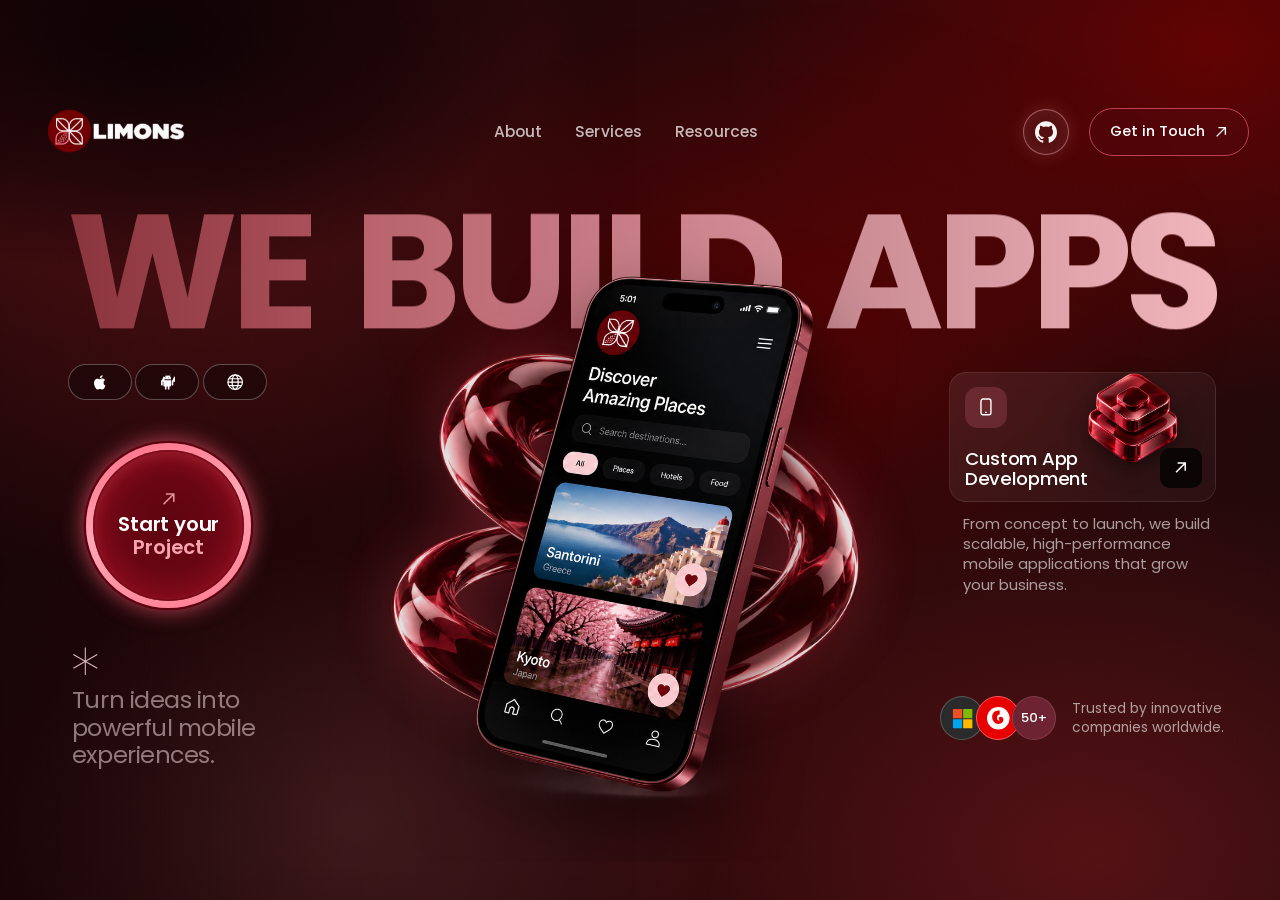
<file: index.html>
<!DOCTYPE html>
<html lang="en">

<head>
  <meta charset="UTF-8">
  <meta name="viewport" content="width=device-width, initial-scale=1">
  <title>Limons | We Build Apps</title>
  <link rel="icon" type="image/png" href="assets/images/brand/favicon.png">
  <link rel="shortcut icon" href="favicon.ico">
  <link rel="apple-touch-icon" href="assets/images/brand/favicon.png">
  <link rel="preconnect" href="https://fonts.googleapis.com">
  <link rel="preconnect" href="https://fonts.gstatic.com" crossorigin>
  <link href="https://fonts.googleapis.com/css2?family=Poppins:wght@400;500;600;700;800&display=swap" rel="stylesheet">
  <style>
    :root {
      --u: min(100vw / 1672, 100vh / 941);
      /* 1 design pixel from the 1672px screenshot */
      --maroon: #680202;
      --red: #9A1E23;
      --pink: #F3A5AD;
      --ink: #1A0A0B;
      --paper: #F7F4F1;
      --ease: cubic-bezier(.16, 1, .3, 1);
    }

    * {
      margin: 0;
      padding: 0;
      box-sizing: border-box
    }

    html,
    body {
      background: #060203;
      color: #fff;
      font-family: 'Poppins', system-ui, sans-serif;
      overflow: clip;
      overflow-x: clip;
      height: 100%;
      width: 100%
    }

    @keyframes auroraA {
      0% {
        transform: translate3d(-4%, -3%, 0) rotate(0deg) scale(1)
      }

      50% {
        transform: translate3d(4%, 3%, 0) rotate(7deg) scale(1.1)
      }

      100% {
        transform: translate3d(-3%, 4%, 0) rotate(-6deg) scale(1.04)
      }
    }

    @keyframes auroraB {
      0% {
        transform: translate3d(3%, 4%, 0) rotate(0deg) scale(1.05)
      }

      100% {
        transform: translate3d(-5%, -3%, 0) rotate(-9deg) scale(1.15)
      }
    }

    .hero {
      position: relative;
      width: 100vw;
      height: 100vh;
      height: 100dvh;
      overflow: clip;
      overflow-x: clip;
      overflow-y: clip;
      display: flex;
      align-items: center;
      justify-content: center;
      background: #1A0A0B
    }

    .hero .shade {
      position: absolute;
      inset: 0;
      pointer-events: none;
      background:
        radial-gradient(ellipse 38% 34% at 12% 4%, rgba(8, 1, 3, .92), rgba(8, 1, 3, .55) 50%, transparent 80%),
        linear-gradient(90deg, rgba(8, 1, 3, .38) 0%, rgba(8, 1, 3, .14) 26%, transparent 50%)
    }

    /* brand gradient: #680202 / #9A1E23 / #F3A5AD on #1A0A0B, drifting slowly */
    .hero::before,
    .hero .aurora2 {
      content: "";
      position: absolute;
      inset: -30%;
      pointer-events: none;
      will-change: transform
    }

    .hero::before {
      background:
        radial-gradient(38% 40% at 22% 30%, rgba(154, 30, 35, .62), transparent 70%),
        radial-gradient(34% 36% at 78% 22%, rgba(104, 2, 2, .9), transparent 70%),
        radial-gradient(36% 38% at 72% 78%, rgba(154, 30, 35, .42), transparent 70%),
        linear-gradient(120deg, #1A0A0B 0%, #2a0709 50%, #1A0A0B 100%);
      animation: auroraA 28s ease-in-out infinite alternate
    }

    .hero .aurora2 {
      background:
        radial-gradient(26% 28% at 36% 76%, rgba(243, 165, 173, .14), transparent 70%),
        radial-gradient(30% 30% at 58% 40%, rgba(104, 2, 2, .7), transparent 70%);
      animation: auroraB 34s ease-in-out infinite alternate
    }

    .hero::after {
      content: "";
      position: absolute;
      inset: 0;
      pointer-events: none;
      opacity: .06;
      mix-blend-mode: overlay;
      background-image: url("data:image/svg+xml,%3Csvg xmlns='http://www.w3.org/2000/svg' width='160' height='160'%3E%3Cfilter id='n'%3E%3CfeTurbulence baseFrequency='.9' numOctaves='2'/%3E%3C/filter%3E%3Crect width='160' height='160' filter='url(%23n)'/%3E%3C/svg%3E")
    }

    .abs {
      position: absolute
    }

    .stage {
      position: relative;
      flex: none;
      width: calc(var(--u)*1672);
      height: calc(var(--u)*941)
    }

    /* ---------- nav ---------- */
    .logo {
      left: calc(var(--u)*64);
      top: calc(var(--u)*6);
      display: flex;
      align-items: center;
      z-index: 100;
      text-decoration: none
    }

    .logo img {
      height: calc(var(--u)*104);
      width: calc(var(--u)*104);
      display: block;
      object-fit: cover;
      object-position: 5% center;
      border-radius: 50%;
      clip-path: circle(46% at 50% 50%)
    }

    .nav {
      top: calc(var(--u)*36);
      left: calc(var(--u)*470);
      width: calc(var(--u)*740);
      display: flex;
      align-items: center;
      justify-content: center;
      gap: calc(var(--u)*36);
      z-index: 90;
      pointer-events: auto;
    }

    .nav-link {
      font-size: calc(var(--u)*19.5);
      color: rgba(255, 255, 255, .72);
      text-decoration: none;
      transition: color .4s ease;
      white-space: nowrap;
      display: inline-flex;
      align-items: center;
      gap: calc(var(--u)*6);
      cursor: pointer;
    }

    .nav-link:hover,
    .nav-link.on {
      color: #fff;
    }

    .drop-arrow {
      width: calc(var(--u)*10);
      height: calc(var(--u)*6);
      transition: transform .5s var(--ease);
    }

    .nav-item-dropdown {
      position: relative;
      display: inline-flex;
      align-items: center;
      padding: calc(var(--u)*8) 0;
    }

    .nav-item-dropdown:hover .drop-arrow {
      transform: rotate(180deg);
    }

    .dropdown-menu {
      position: absolute;
      top: 100%;
      left: 50%;
      transform: translateX(-50%) translateY(12px);
      width: calc(var(--u)*360);
      min-width: 290px;
      background: rgba(12, 4, 7, 0.96);
      backdrop-filter: blur(24px);
      -webkit-backdrop-filter: blur(24px);
      border: 1px solid rgba(255, 83, 97, 0.35);
      border-radius: calc(var(--u)*18);
      padding: calc(var(--u)*10);
      box-shadow: 0 calc(var(--u)*24) calc(var(--u)*60) rgba(0, 0, 0, 0.8), 0 0 calc(var(--u)*30) rgba(255, 83, 97, 0.18);
      opacity: 0;
      visibility: hidden;
      pointer-events: none;
      transition: opacity .45s var(--ease), transform .55s var(--ease), visibility .45s;
      z-index: 120;
    }

    .nav-item-dropdown:hover .dropdown-menu,
    .nav-item-dropdown:focus-within .dropdown-menu {
      opacity: 1;
      visibility: visible;
      pointer-events: auto;
      transform: translateX(-50%) translateY(0);
      transition-delay: 0s;
    }

    .dropdown-menu {
      transition-delay: .12s;
      /* close hone se pehle halka sa wait */
    }

    .dropdown-item {
      display: flex;
      align-items: center;
      gap: calc(var(--u)*12);
      padding: calc(var(--u)*10) calc(var(--u)*14);
      border-radius: calc(var(--u)*12);
      color: rgba(255, 255, 255, 0.82);
      text-decoration: none;
      transition: all .4s var(--ease);
    }

    .dropdown-item:hover {
      background: rgba(255, 83, 97, 0.18);
      color: #fff;
      transform: translateX(calc(var(--u)*4));
    }

    .drop-badge {
      width: calc(var(--u)*32);
      height: calc(var(--u)*32);
      border-radius: calc(var(--u)*9);
      background: rgba(255, 255, 255, 0.08);
      border: 1px solid rgba(255, 255, 255, 0.15);
      display: grid;
      place-items: center;
      color: var(--pink);
      flex-shrink: 0;
    }

    .drop-badge svg {
      width: calc(var(--u)*16);
      height: calc(var(--u)*16);
      stroke: currentColor;
      fill: none;
      stroke-width: 1.8;
      stroke-linecap: round;
      stroke-linejoin: round;
    }

    .drop-badge svg.solid,
    .drop-badge path.solid {
      fill: currentColor;
      stroke: none
    }

    .dropdown-item:hover .drop-badge {
      background: linear-gradient(135deg, #ff5361, #ea2b64);
      color: #fff;
      border-color: transparent;
      box-shadow: 0 0 calc(var(--u)*12) rgba(255, 83, 97, 0.4);
    }

    .drop-text {
      display: flex;
      flex-direction: column;
      text-align: left;
    }

    .drop-title {
      font-size: calc(var(--u)*14);
      font-weight: 600;
      color: #fff;
      line-height: 1.2;
    }

    .drop-desc {
      font-size: calc(var(--u)*11);
      color: rgba(255, 255, 255, 0.52);
      margin-top: calc(var(--u)*2);
      line-height: 1.2;
    }

    .header-right {
      left: calc(var(--u)*1286);
      top: calc(var(--u)*20);
      display: flex;
      align-items: center;
      gap: calc(var(--u)*12);
      z-index: 110
    }

    .cta {
      position: relative;
      width: calc(var(--u)*172);
      height: calc(var(--u)*57);
      border: calc(var(--u)*1.6) solid #c04057;
      border-radius: 99px;
      display: flex;
      align-items: center;
      justify-content: center;
      gap: calc(var(--u)*9);
      font-size: calc(var(--u)*18.5);
      font-weight: 500;
      color: #fff;
      text-decoration: none;
      background: rgba(80, 10, 20, .25);
      transition: background .35s, box-shadow .35s, transform .2s
    }

    .cta:hover {
      background: rgba(192, 64, 87, .35);
      box-shadow: 0 0 calc(var(--u)*30) rgba(192, 64, 87, .45);
      transform: translateY(-1px)
    }

    .cta svg,
    .arr {
      width: calc(var(--u)*15);
      height: calc(var(--u)*15)
    }

    .gh-hover {
      position: relative;
      display: flex;
      align-items: center;
      padding-bottom: calc(var(--u)*6)
    }

    .gh-trigger {
      width: calc(var(--u)*50);
      height: calc(var(--u)*50);
      display: grid;
      place-items: center;
      border-radius: 50%;
      transition: transform .45s var(--ease), filter .45s
    }

    .gh-trigger img {
      width: 100%;
      height: 100%;
      display: block;
      filter: drop-shadow(0 0 calc(var(--u)*10) rgba(243, 165, 173, .5))
    }

    .gh-hover:hover .gh-trigger,
    .gh-hover:focus-within .gh-trigger {
      transform: scale(1.07);
      filter: drop-shadow(0 0 calc(var(--u)*16) rgba(243, 165, 173, .9))
    }

    .gh-modal {
      position: absolute;
      top: calc(100% + 2px);
      right: 0;
      width: calc(var(--u)*318);
      min-width: 280px;
      background: linear-gradient(165deg, rgba(82, 16, 34, .98), rgba(24, 5, 12, .98));
      border: 1px solid rgba(255, 83, 97, .42);
      border-radius: calc(var(--u)*18);
      padding: calc(var(--u)*18);
      box-shadow: 0 calc(var(--u)*22) calc(var(--u)*50) rgba(0, 0, 0, .75), 0 0 calc(var(--u)*28) rgba(255, 83, 97, .2);
      opacity: 0;
      visibility: hidden;
      pointer-events: none;
      transform: translateY(10px);
      transition: opacity .45s var(--ease), transform .55s var(--ease), visibility .45s;
      z-index: 200
    }

    .gh-hover:hover .gh-modal,
    .gh-hover:focus-within .gh-modal {
      opacity: 1;
      visibility: visible;
      pointer-events: auto;
      transform: none
    }

    .gh-modal-mark {
      width: calc(var(--u)*42);
      height: calc(var(--u)*42);
      margin-bottom: calc(var(--u)*12)
    }

    .gh-modal-mark img {
      width: 100%;
      height: 100%;
      display: block
    }

    .gh-modal h4 {
      font-size: calc(var(--u)*20);
      font-weight: 700;
      color: #fff;
      margin: 0 0 calc(var(--u)*8);
      letter-spacing: -.02em
    }

    .gh-modal p {
      font-size: calc(var(--u)*13.5);
      line-height: 1.45;
      color: rgba(255, 255, 255, .62);
      margin: 0 0 calc(var(--u)*14)
    }

    .gh-modal-btn {
      display: inline-flex;
      align-items: center;
      gap: calc(var(--u)*8);
      padding: calc(var(--u)*8) calc(var(--u)*14);
      border-radius: calc(var(--u)*10);
      background: rgba(255, 255, 255, .08);
      border: 1px solid rgba(255, 255, 255, .12);
      color: #fff;
      font-size: calc(var(--u)*13.5);
      font-weight: 600;
      text-decoration: none;
      transition: background .2s, border-color .2s
    }

    .gh-modal-btn:hover {
      background: rgba(255, 83, 97, .22);
      border-color: rgba(255, 83, 97, .45)
    }

    .gh-modal-btn svg {
      width: calc(var(--u)*16);
      height: calc(var(--u)*16);
      fill: currentColor;
      stroke: none
    }

    /* ---------- headline ---------- */
    .headline {
      left: calc(var(--u)*88);
      top: calc(var(--u)*118);
      white-space: nowrap;
      font-weight: 700;
      letter-spacing: -.045em;
      line-height: 1;
      z-index: 2;
      display: flex;
      gap: .26em;
      will-change: transform
    }

    .word {
      display: inline-block;
      overflow: hidden;
      padding: .06em 0 .02em
    }

    .word .in {
      display: inline-block;
      transform: translateY(105%);
      background: linear-gradient(90deg, var(--g1), var(--g2));
      -webkit-background-clip: text;
      background-clip: text;
      color: transparent
    }

    .w1 .in {
      --g1: #8a343d;
      --g2: #a9505a
    }

    .w2 .in {
      --g1: #b8626c;
      --g2: #d48f98
    }

    .w3 .in {
      --g1: #c98a92;
      --g2: #f1b5bc
    }

    /* ---------- ring + phone ---------- */
    .ring {
      left: calc(var(--u)*446);
      top: calc(var(--u)*310);
      width: calc(var(--u)*735);
      z-index: 3;
      opacity: 0
    }

    .ring img {
      width: 100%;
      display: block;
      filter: saturate(.75) brightness(1.08) drop-shadow(0 0 calc(var(--u)*40) rgba(210, 70, 90, .35));
      opacity: .88
    }

    .phone {
      left: calc(var(--u)*598);
      top: calc(var(--u)*216);
      width: calc(var(--u)*474);
      z-index: 4;
      perspective: calc(var(--u)*1600);
      clip-path: inset(102% -25% -8% -25%)
    }

    .phone .float {
      transform-style: preserve-3d;
      will-change: transform
    }

    .phone img {
      width: 100%;
      display: block;
      filter: drop-shadow(0 calc(var(--u)*40) calc(var(--u)*50) rgba(0, 0, 0, .55))
    }

    .glow {
      left: calc(var(--u)*560);
      top: calc(var(--u)*380);
      width: calc(var(--u)*560);
      height: calc(var(--u)*420);
      z-index: 1;
      background: radial-gradient(closest-side, rgba(200, 50, 70, .28), transparent);
      filter: blur(calc(var(--u)*30));
      opacity: 0
    }

    /* ---------- left ---------- */
    .pills {
      left: calc(var(--u)*89);
      top: calc(var(--u)*358);
      display: flex;
      gap: calc(var(--u)*5);
      z-index: 5
    }

    .pill {
      width: calc(var(--u)*83);
      height: calc(var(--u)*47);
      border-radius: 99px;
      border: calc(var(--u)*1.5) solid rgba(255, 255, 255, .28);
      background: rgba(20, 6, 8, .55);
      display: grid;
      place-items: center;
      transition: .3s;
      opacity: 0;
      transform: scale(.6)
    }

    .pill:hover {
      border-color: var(--pink);
      background: rgba(243, 165, 173, .12);
      transform: translateY(-3px) !important
    }

    .pill svg {
      width: calc(var(--u)*24);
      height: calc(var(--u)*24);
      fill: #fff
    }

    .pill svg.st {
      fill: none;
      stroke: #fff;
      stroke-width: 1.6
    }

    .start {
      left: calc(var(--u)*78);
      top: calc(var(--u)*428);
      width: calc(var(--u)*284);
      height: calc(var(--u)*284);
      z-index: 5;
      display: block;
      text-decoration: none;
      color: #fff;
      opacity: 0;
      transform: scale(.3) rotate(-90deg);
      border-radius: 50%
    }

    .start .start-shape {
      position: absolute;
      inset: 12%;
      display: block;
      box-sizing: border-box;
      border-radius: 50%;
      border: calc(var(--u)*10) solid transparent;
      background:
        radial-gradient(circle at 50% 50%, #5c0410 0%, #6a0613 45%, #8a0c1d 75%, #a8152b 100%) padding-box,
        linear-gradient(160deg, #ff6b83 0%, #ffa6b4 45%, #ff7a8f 100%) border-box;
      box-shadow:
        0 0 0 calc(var(--u)*3) #5a0410,
        inset 0 0 0 calc(var(--u)*2) rgba(110, 8, 22, .7),
        inset 0 calc(var(--u)*6) calc(var(--u)*18) rgba(255, 120, 140, .18);
      filter: drop-shadow(0 0 calc(var(--u)*14) rgba(255, 90, 120, .7));
      transition: filter .4s, transform .35s var(--ease)
    }

    .start:hover .start-shape {
      filter: drop-shadow(0 0 calc(var(--u)*28) rgba(255, 110, 140, .98));
      transform: scale(1.02)
    }

    .start .t {
      position: absolute;
      inset: 0;
      display: flex;
      flex-direction: column;
      align-items: center;
      justify-content: center;
      font-size: calc(var(--u)*26);
      font-weight: 600;
      line-height: 1.15;
      text-align: center;
      letter-spacing: -.01em
    }

    .start .t .p {
      color: #f7a3b0
    }

    .start .t .arr {
      width: calc(var(--u)*18);
      height: calc(var(--u)*18);
      margin-bottom: calc(var(--u)*9);
      opacity: .9;
      transition: transform .35s var(--ease)
    }

    .start:hover .arr {
      transform: translate(4px, -4px)
    }

    .star {
      left: calc(var(--u)*92);
      top: calc(var(--u)*726);
      width: calc(var(--u)*40);
      z-index: 5;
      opacity: 0;
      stroke: #d9b8bd;
      fill: none;
      stroke-width: 1.4
    }

    .tag {
      left: calc(var(--u)*94);
      top: calc(var(--u)*780);
      font-size: calc(var(--u)*31);
      line-height: 1.09;
      letter-spacing: -.02em;
      color: rgba(214, 190, 194, .62);
      font-weight: 400;
      z-index: 5
    }

    .tag .l {
      display: block;
      overflow: hidden;
      padding-bottom: .08em
    }

    .tag .l i {
      display: block;
      font-style: normal;
      transform: translateY(110%)
    }

    /* ---------- right ---------- */
    .card {
      left: calc(var(--u)*1240);
      top: calc(var(--u)*368);
      width: calc(var(--u)*349);
      height: calc(var(--u)*171);
      border-radius: calc(var(--u)*22);
      background: linear-gradient(135deg, rgba(255, 255, 255, .08), rgba(255, 255, 255, .035));
      border: 1px solid rgba(255, 255, 255, .09);
      backdrop-filter: blur(14px);
      z-index: 5;
      opacity: 0;
      transform: translateX(80px);
      transition: box-shadow .4s, border-color .4s
    }

    .card:hover {
      border-color: rgba(243, 165, 173, .35);
      box-shadow: 0 0 calc(var(--u)*40) rgba(200, 50, 70, .2)
    }

    .card .ic {
      position: absolute;
      left: calc(var(--u)*19);
      top: calc(var(--u)*19);
      width: calc(var(--u)*55);
      height: calc(var(--u)*53);
      border-radius: calc(var(--u)*17);
      background: rgba(190, 90, 105, .28);
      display: grid;
      place-items: center
    }

    .card .ic svg {
      width: calc(var(--u)*26);
      fill: none;
      stroke: #fff;
      stroke-width: 1.7
    }

    .card h3 {
      position: absolute;
      left: calc(var(--u)*19);
      top: calc(var(--u)*100);
      font-size: calc(var(--u)*24);
      font-weight: 500;
      line-height: 1.08;
      letter-spacing: -.015em
    }

    .card .stack {
      position: absolute;
      left: calc(var(--u)*172);
      top: calc(var(--u)*-8);
      width: calc(var(--u)*132);
      filter: drop-shadow(0 calc(var(--u)*10) calc(var(--u)*14) rgba(0, 0, 0, .5));
      animation: bob 5s ease-in-out infinite
    }

    .card .go {
      position: absolute;
      right: calc(var(--u)*18);
      bottom: calc(var(--u)*18);
      width: calc(var(--u)*54);
      height: calc(var(--u)*52);
      border-radius: calc(var(--u)*13);
      background: #0b0405;
      display: grid;
      place-items: center;
      transition: background .3s
    }

    .card:hover .go {
      background: var(--red)
    }

    .card .go svg {
      width: calc(var(--u)*20);
      fill: none;
      stroke: #fff;
      stroke-width: 2
    }

    .para {
      left: calc(var(--u)*1258);
      top: calc(var(--u)*554);
      width: calc(var(--u)*340);
      font-size: calc(var(--u)*19.5);
      line-height: 1.36;
      color: rgba(255, 255, 255, .6);
      z-index: 5;
      opacity: 0;
      transform: translateY(20px)
    }

    .trust {
      left: calc(var(--u)*1228);
      top: calc(var(--u)*792);
      z-index: 5;
      display: flex;
      align-items: center
    }

    .av {
      width: calc(var(--u)*58);
      height: calc(var(--u)*58);
      border-radius: 50%;
      margin-left: calc(var(--u)*-11);
      border: calc(var(--u)*2) solid rgba(255, 255, 255, .22);
      display: grid;
      place-items: center;
      overflow: hidden;
      font-size: calc(var(--u)*17);
      font-weight: 500;
      opacity: 0;
      transform: scale(0) translateY(20px);
      background: #222
    }

    .av:first-child {
      margin-left: 0
    }

    .av.ms {
      background: #2a2a2a
    }

    .av.vf {
      background: #e60000;
      border-color: #ff5560
    }

    .av.n {
      background: #6d2331;
      border-color: rgba(255, 255, 255, .12)
    }

    .trusttxt {
      margin-left: calc(var(--u)*20);
      width: calc(var(--u)*270);
      font-size: calc(var(--u)*18);
      line-height: 1.38;
      color: rgba(255, 255, 255, .6);
      z-index: 5;
      opacity: 0;
      transform: translateX(20px)
    }

    .fade {
      opacity: 0
    }

    /* ---------- custom scrollbar ---------- */
    html {
      scrollbar-width: thin;
      scrollbar-color: #9A1E23 #0a0304
    }

    ::-webkit-scrollbar {
      width: 10px;
      height: 10px
    }

    ::-webkit-scrollbar-track {
      background: #0a0304
    }

    ::-webkit-scrollbar-thumb {
      background: linear-gradient(#c2244a, #680202);
      border-radius: 99px;
      border: 2px solid #0a0304;
      box-shadow: 0 0 10px #c2244a
    }

    ::-webkit-scrollbar-thumb:hover {
      background: linear-gradient(#ff3d6e, #9A1E23)
    }

    @keyframes bob {
      50% {
        transform: translateY(calc(var(--u)*-8)) rotate(3deg)
      }
    }

    /* ---------- mobile toggle ---------- */
    .mobile-toggle {
      display: none;
      position: fixed;
      top: 20px;
      right: 20px;
      width: 44px;
      height: 44px;
      border-radius: 10px;
      background: rgba(25, 7, 12, 0.88);
      border: 1px solid rgba(255, 83, 97, 0.35);
      flex-direction: column;
      justify-content: center;
      align-items: center;
      gap: 5px;
      cursor: pointer;
      z-index: 200;
    }

    .mobile-toggle span {
      width: 20px;
      height: 2px;
      background: #fff;
      transition: all .3s ease;
    }

    /* ---------- mobile ---------- */
    @media (max-width:820px) {

      html,
      body {
        overflow-y: auto;
        overflow-x: hidden;
        height: auto
      }

      :root {
        --u: calc(100vw/600)
      }

      .hero {
        height: auto;
        min-height: 100vh;
        overflow: visible
      }

      .stage {
        width: calc(var(--u)*600);
        height: calc(var(--u)*1900)
      }

      .mobile-toggle {
        display: flex
      }

      .nav {
        position: fixed;
        inset: 0;
        width: 100vw;
        height: 100vh;
        background: rgba(8, 2, 4, 0.98);
        backdrop-filter: blur(24px);
        -webkit-backdrop-filter: blur(24px);
        flex-direction: column;
        justify-content: center;
        align-items: center;
        gap: 24px;
        z-index: 180;
        opacity: 0;
        pointer-events: none;
        transition: opacity .6s var(--ease);
      }

      .nav.open {
        opacity: 1;
        pointer-events: auto;
      }

      .nav-link {
        font-size: 22px;
        color: rgba(255, 255, 255, 0.85);
      }

      .nav-item-dropdown {
        flex-direction: column;
      }

      .dropdown-menu {
        position: static;
        transform: none;
        opacity: 1;
        visibility: visible;
        pointer-events: auto;
        box-shadow: none;
        border: 1px solid rgba(255, 83, 97, 0.25);
        background: rgba(25, 7, 12, 0.8);
        margin-top: 12px;
        max-width: 320px;
      }

      .logo {
        left: calc(var(--u)*20);
        top: calc(var(--u)*10)
      }

      .logo img {
        height: calc(var(--u)*80)
      }

      .header-right {
        left: auto;
        right: calc(var(--u)*20);
        top: calc(var(--u)*18);
        gap: calc(var(--u)*10)
      }

      .cta {
        display: none
      }


      .headline {
        left: calc(var(--u)*30);
        top: calc(var(--u)*130)
      }

      .ring {
        left: calc(var(--u)*-40);
        top: calc(var(--u)*430);
        width: calc(var(--u)*680)
      }

      .phone {
        left: calc(var(--u)*140);
        top: calc(var(--u)*380);
        width: calc(var(--u)*330)
      }

      .glow {
        top: calc(var(--u)*520)
      }

      .pills {
        left: calc(var(--u)*30);
        top: calc(var(--u)*300)
      }

      .pill {
        width: calc(var(--u)*70);
        height: calc(var(--u)*42)
      }

    .start {
        left: calc(var(--u)*30);
        top: calc(var(--u)*890);
        width: calc(var(--u)*215);
        height: calc(var(--u)*215)
      }

      .start .t {
        font-size: calc(var(--u)*20)
      }

      .star {
        left: calc(var(--u)*30);
        top: calc(var(--u)*1110);
        width: calc(var(--u)*34)
      }

      .tag {
        left: calc(var(--u)*30);
        top: calc(var(--u)*1160);
        font-size: calc(var(--u)*34)
      }

      .card {
        left: calc(var(--u)*30);
        top: calc(var(--u)*1330);
        width: calc(var(--u)*540);
        height: calc(var(--u)*200)
      }

      .card h3 {
        font-size: calc(var(--u)*28);
        top: calc(var(--u)*120)
      }

      .card .stack {
        left: calc(var(--u)*290);
        width: calc(var(--u)*130)
      }

      .para {
        left: calc(var(--u)*30);
        top: calc(var(--u)*1560);
        width: calc(var(--u)*540);
        font-size: calc(var(--u)*22)
      }

      .trust {
        left: calc(var(--u)*30);
        top: calc(var(--u)*1720)
      }

      .av {
        width: calc(var(--u)*56);
        height: calc(var(--u)*56)
      }

      .trusttxt {
        font-size: calc(var(--u)*18);
        width: calc(var(--u)*270)
      }
    }

    @media (prefers-reduced-motion:reduce) {
      * {
        animation: none !important;
        transition: none !important
      }
    }

    @media (max-width:820px) {
      .logo img {
        height: calc(var(--u)*80);
        width: calc(var(--u)*80)
      }
    }
  </style>
  <link rel="stylesheet" href="assets/css/site-header.css">
  <link rel="stylesheet" href="assets/css/motion.css">
</head>

<body class="mo-no-body-fade">
  <section class="hero" id="hero">
    <div class="aurora2"></div>
    <div class="shade"></div>
    <div class="stage" id="stage">
      <div class="abs glow" id="glow"></div>

      <a class="abs logo fade" href="index.html"><img src="assets/images/brand/Horizontal Logo.png" alt="Limons"></a>
      <nav class="abs nav fade" id="nav">
        <!-- About link -->
        <a class="nav-link" href="about.html">About</a>

        <!-- Services link -->
        <a class="nav-link" href="services.html">Services</a>

        <!-- Products dropdown -->
        <div class="nav-item-dropdown" id="productsDropdown">
          <a class="nav-link" href="product1.html" aria-haspopup="true" aria-expanded="false">
            Products
            <svg class="drop-arrow" viewBox="0 0 10 6" fill="none" stroke="currentColor" stroke-width="1.8">
              <path d="M1 1l4 4 4-4" />
            </svg>
          </a>
          <div class="dropdown-menu">
            <a class="dropdown-item" href="product1.html">
              <span class="drop-badge"><svg viewBox="0 0 24 24">
                  <rect x="2" y="5" width="20" height="13" rx="2" />
                  <path d="M8 21h8M12 18v3" />
                </svg></span>
              <div class="drop-text">
                <span class="drop-title">Social TV</span>
                <span class="drop-desc">Interactive engagement platform</span>
              </div>
            </a>
            <a class="dropdown-item" href="product2.html">
              <span class="drop-badge"><svg viewBox="0 0 24 24">
                  <path d="M4 12a8 8 0 0 1 14-5.3L20 8" />
                  <path d="M20 4v4h-4" />
                  <path d="M20 12a8 8 0 0 1-14 5.3L4 16" />
                  <path d="M4 20v-4h4" />
                </svg></span>
              <div class="drop-text">
                <span class="drop-title">File Sync</span>
                <span class="drop-desc">Real-time mobile file synchronization</span>
              </div>
            </a>
            <a class="dropdown-item" href="product3.html">
              <span class="drop-badge"><svg viewBox="0 0 24 24">
                  <path d="M13 2L4 14h7l-1 8 9-12h-7l1-8z" />
                </svg></span>
              <div class="drop-text">
                <span class="drop-title">On-Demand</span>
                <span class="drop-desc">Real-time matching &amp; dispatch</span>
              </div>
            </a>
            <a class="dropdown-item" href="product4.html">
              <span class="drop-badge"><svg viewBox="0 0 24 24">
                  <rect x="3" y="5" width="18" height="14" rx="2.5" />
                  <path class="solid" d="M10 9.2v5.6l5-2.8-5-2.8z" />
                </svg></span>
              <div class="drop-text">
                <span class="drop-title">Video Player</span>
                <span class="drop-desc">Monetization &amp; streaming SDK</span>
              </div>
            </a>
          </div>
        </div>

        <a class="nav-link" href="resources.html">Resources</a>
        <a class="mobile-contact nav-link" href="contact.html">Get in Touch<svg
            viewBox="0 0 16 16" fill="none" stroke="currentColor" stroke-width="1.8">
            <path d="M3 13L13 3M5 3h8v8" />
          </svg></a>
      </nav>

      <div class="mobile-toggle" id="mobileToggle" aria-label="Toggle navigation">
        <span></span>
        <span></span>
        <span></span>
      </div>

      <div class="abs header-right fade">
        <div class="gh-hover">
          <a class="gh-trigger" href="https://github.com/appscend" target="_blank" rel="noopener noreferrer"
            aria-label="Open Source on GitHub">
            <svg viewBox="0 0 24 24" aria-hidden="true">
              <path
                d="M12 .3C5.37.3 0 5.67 0 12.3c0 5.3 3.44 9.8 8.21 11.39.6.11.82-.26.82-.58 0-.28-.01-1.04-.02-2.04-3.34.73-4.04-1.61-4.04-1.61-.55-1.39-1.33-1.76-1.33-1.76-1.09-.74.08-.73.08-.73 1.2.09 1.84 1.24 1.84 1.24 1.07 1.83 2.8 1.3 3.49 1 .11-.78.42-1.3.76-1.6-2.67-.3-5.47-1.33-5.47-5.93 0-1.31.47-2.38 1.24-3.22-.12-.3-.54-1.52.12-3.18 0 0 1.01-.32 3.3 1.23a11.5 11.5 0 0 1 6 0c2.29-1.55 3.3-1.23 3.3-1.23.66 1.66.24 2.88.12 3.18.77.84 1.24 1.91 1.24 3.22 0 4.61-2.81 5.62-5.48 5.92.43.37.81 1.1.81 2.23 0 1.61-.01 2.91-.01 3.31 0 .32.22.7.83.58C20.56 22.1 24 17.6 24 12.3 24 5.67 18.63.3 12 .3z" />
            </svg>
          </a>
          <div class="gh-modal" role="tooltip">
            <h4>Open Source</h4>
            <p>Check out our GitHub profile to explore our development tools, frameworks and open source contributions.</p>
            <a class="gh-modal-btn" href="https://github.com/appscend" target="_blank" rel="noopener noreferrer">
              <svg viewBox="0 0 24 24" aria-hidden="true"><path d="M12 .3C5.37.3 0 5.67 0 12.3c0 5.3 3.44 9.8 8.21 11.39.6.11.82-.26.82-.58 0-.28-.01-1.04-.02-2.04-3.34.73-4.04-1.61-4.04-1.61-.55-1.39-1.33-1.76-1.33-1.76-1.09-.74.08-.73.08-.73 1.2.09 1.84 1.24 1.84 1.24 1.07 1.83 2.8 1.3 3.49 1 .11-.78.42-1.3.76-1.6-2.67-.3-5.47-1.33-5.47-5.93 0-1.31.47-2.38 1.24-3.22-.12-.3-.54-1.52.12-3.18 0 0 1.01-.32 3.3 1.23a11.5 11.5 0 0 1 6 0c2.29-1.55 3.3-1.23 3.3-1.23.66 1.66.24 2.88.12 3.18.77.84 1.24 1.91 1.24 3.22 0 4.61-2.81 5.62-5.48 5.92.43.37.81 1.1.81 2.23 0 1.61-.01 2.91-.01 3.31 0 .32.22.7.83.58C20.56 22.1 24 17.6 24 12.3 24 5.67 18.63.3 12 .3z"/></svg>
              View on Github
            </a>
          </div>
        </div>
        <a class="cta" href="contact.html">Get in Touch
          <svg viewBox="0 0 16 16" fill="none" stroke="#fff" stroke-width="1.6">
            <path d="M3 13L13 3M5 3h8v8" />
          </svg></a>
      </div>

      <h1 class="abs headline" id="headline">
        <span class="word w1"><span class="in">WE</span></span>
        <span class="word w2"><span class="in">BUILD</span></span>
        <span class="word w3"><span class="in">APPS</span></span>
      </h1>

      <div class="abs ring" id="ring"><img src="assets/images/home/ring.png" id="ringImg" alt=""></div>
      <div class="abs phone" id="phone">
        <div class="float" id="float"><img src="assets/images/home/phone.png" alt="Limons travel app on a phone"></div>
      </div>

      <div class="abs pills" id="pills">
        <div class="pill"><svg viewBox="0 0 24 24">
            <path
              d="M16.4 12.6c0-2.3 1.9-3.4 2-3.5-1.1-1.6-2.8-1.8-3.4-1.8-1.4-.1-2.8.9-3.5.9s-1.8-.8-3-.8C6.9 7.4 5.5 8.3 4.7 9.700c-1.700 2.900-.4 7.200 1.200 9.500.8 1.100 1.700 2.400 2.900 2.400 1.200 0 1.600-.8 3-.8s1.800.8 3 .7c1.300 0 2.100-1.100 2.800-2.300.9-1.300 1.300-2.600 1.300-2.700-.1 0-2.500-1-2.500-3.900zM14.200 5.700c.6-.8 1.100-1.800.9-2.900-.9 0-2 .6-2.700 1.400-.6.700-1.100 1.800-1 2.800 1 .1 2.100-.5 2.800-1.300z" />
          </svg></div>
        <div class="pill"><svg viewBox="0 0 24 24">
            <path
              d="M7 9.500v7.200c0 .6.400 1 1 1h1v2.800a1.100 1.100 0 002.200 0v-2.800h1.600v2.800a1.100 1.100 0 002.200 0v-2.800h1c.6 0 1-.4 1-1V9.500H7zM5.100 9.500a1.100 1.100 0 00-1.100 1.100v4.800a1.100 1.100 0 002.200 0v-4.800a1.100 1.100 0 002.200 0v-4.800a1.100 1.100 0 00-1.100-1.100zm13.800 0a1.100 1.100 0 00-1.100 1.100v4.800a1.100 1.100 0 002.200 0v-4.800a1.100 1.100 0 002.200 0v-4.800a1.100 1.100 0 00-1.100-1.100zM15.500 3.900l.9-1.500a.2.200 0 00-.4-.2l-.9 1.500a5.500 5.500 0 00-4.200 0L10 2.200a.2.200 0 10-.4.200l.9 1.500A4.700 4.700 0 007 8.300h10a4.700 4.700 0 00-1.500-4.400zM10 6.700a.5.500 0 110-1 .5.500 0 010 1zm4 0a.5.500 0 110-1 .5.500 0 010 1z" />
          </svg></div>
        <div class="pill"><svg class="st" viewBox="0 0 24 24">
            <circle cx="12" cy="12" r="9.500" />
            <ellipse cx="12" cy="12" rx="4" ry="9.500" />
            <path d="M2.500 12h19M4 7.500h16M4 16.500h16" />
          </svg></div>
      </div>

      <a class="abs start" id="start" href="contact.html" aria-label="Start your project">
        <span class="start-shape" aria-hidden="true"></span>
        <span class="t"><svg class="arr" viewBox="0 0 14 14" fill="none" stroke="#f7a3b0" stroke-width="1.6"
            stroke-linecap="round" stroke-linejoin="round">
            <path d="M2 12L12 2M4.5 2H12v7.5" />
          </svg><span>Start your</span><span class="p">Project</span></span>
      </a>

      <svg class="abs star" id="star" viewBox="0 0 40 40">
        <path d="M20 2v36M4.4 11l31.2 18M4.4 29l31.2-18" />
      </svg>
      <p class="abs tag" id="tag"><span class="l"><i>Turn ideas into</i></span><span class="l"><i>powerful
            mobile</i></span><span class="l"><i>experiences.</i></span></p>

      <a class="abs card" id="card" href="services.html"
        style="text-decoration:none;color:inherit;cursor:pointer;">
        <div class="ic"><svg viewBox="0 0 24 24">
            <rect x="6" y="2.5" width="12" height="19" rx="2.5" />
            <path d="M11 18.5h2" />
          </svg></div>
        <img class="stack" alt="" src="assets/images/home/icon.png">
        <h3>Custom App<br>Development</h3>
        <div class="go"><svg viewBox="0 0 20 20">
            <path d="M4 16L16 4M6 4h10v10" />
          </svg></div>
      </a>
      <p class="abs para" id="para">From concept to launch, we build scalable, high-performance mobile applications that
        grow your business.</p>

      <div class="abs trust" id="trust">
        <div class="av ms"><svg viewBox="0 0 24 24" width="55%">
            <path fill="#f25022" d="M2 2h9.5v9.5H2z" />
            <path fill="#7fba00" d="M12.5 2H22v9.5h-9.5z" />
            <path fill="#00a4ef" d="M2 12.5h9.5V22H2z" />
            <path fill="#ffb900" d="M12.5 12.5H22V22h-9.5z" />
          </svg></div>
        <div class="av vf"><svg viewBox="0 0 24 24" width="58%">
            <circle cx="12" cy="12" r="11" fill="#fff" />
            <path fill="#e60000"
              d="M12 4.5c-3.4 0-6 2.7-6 6.2 0 3.6 2.7 6.8 6.1 6.8 2.9 0 4.9-1.9 4.9-4.3 0-1.8-1.2-2.8-2.6-2.8-1.2 0-2 .7-2 1.8 0 .7.4 1.2 1 1.4-.2.4-.6.6-1 .6-1 0-1.7-1.1-1.7-2.7 0-1.6 1-3.1 2.7-3.5V4.5z" />
          </svg></div>
        <div class="av n">50+</div>
        <p class="trusttxt" id="trusttxt">Trusted by innovative companies worldwide.</p>
      </div>
    </div>
  </section>


  <script>
    (() => {
      const $ = s => document.querySelector(s), $$ = s => [...document.querySelectorAll(s)];
      const ease = 'cubic-bezier(.16,1,.3,1)';
      const reduce = matchMedia('(prefers-reduced-motion:reduce)').matches;
      const anim = (el, kf, o = {}) => el.animate(kf, { duration: 1000, easing: ease, fill: 'forwards', ...o });

      /* ---------- pointer state (shared by cursor + parallax) ---------- */
      let px = innerWidth / 2, py = innerHeight / 2, cx = px, cy = py, mx = 0, my = 0, sx = 0, sy = 0;
      addEventListener('pointermove', e => {
        mx = e.clientX / innerWidth - .5; my = e.clientY / innerHeight - .5;
      });

      /* ---------- fit headline to the exact 1502px design width ---------- */
      const h = $('#headline');
      const fit = () => {
        const mob = innerWidth <= 820;
        const u = $('#stage').clientWidth / (mob ? 600 : 1672), target = (mob ? 540 : 1502) * u;
        h.style.fontSize = '100px';
        h.style.fontSize = 100 * target / h.getBoundingClientRect().width + 'px';
      };
      document.fonts.ready.then(() => { fit(); play(); });
      addEventListener('resize', fit);

      /* ---------- entrance sequence ---------- */
      function play() {
        const t = d => ({ delay: d });
        anim($('#glow'), [{ opacity: 0 }, { opacity: 1 }], { duration: 2200, delay: 100 });
        ['.logo', '#nav', '.header-right'].forEach((s, i) =>
          anim($(s), [{ opacity: 0, transform: 'translateY(-24px)' }, { opacity: 1, transform: 'none' }], { duration: 1600, delay: 250 + i * 200 }));
        $$('.word .in').forEach((w, i) =>
          anim(w, [{ transform: 'translateY(105%)' }, { transform: 'translateY(0)' }], { duration: 1300, delay: 300 + i * 160 }));
        anim($('#ring'), [{ opacity: 0, transform: 'scale(.55) rotate(-40deg)' }, { opacity: 1, transform: 'scale(1) rotate(0)' }], { duration: 1800, delay: 500 });
        anim($('#phone'), [{ clipPath: 'inset(102% -25% -8% -25%)' }, { clipPath: 'inset(-8% -25% -8% -25%)' }], { duration: 1700, delay: 900, easing: 'cubic-bezier(.65,0,.15,1)' });
        const floatEntrance = anim($('#float'), [{ transform: 'translateY(140px) scale(.92)' }, { transform: 'translateY(0) scale(1)' }], { duration: 1900, delay: 900 });
        floatEntrance.onfinish = () => floatEntrance.cancel();
        $$('.pill').forEach((p, i) => anim(p, [{ opacity: 0, transform: 'scale(.5)' }, { opacity: 1, transform: 'scale(1)' }], { duration: 800, delay: 1200 + i * 110, easing: 'cubic-bezier(.34,1.56,.64,1)' }));
        anim($('#start'), [{ opacity: 0, transform: 'scale(.3) rotate(-90deg)' }, { opacity: 1, transform: 'scale(1) rotate(0)' }], { duration: 1400, delay: 1400, easing: 'cubic-bezier(.34,1.3,.64,1)' });
        anim($('#star'), [{ opacity: 0, transform: 'rotate(-180deg) scale(.3)' }, { opacity: 1, transform: 'none' }], { duration: 1200, delay: 1900 });
        $$('.tag i').forEach((l, i) => anim(l, [{ transform: 'translateY(110%)' }, { transform: 'none' }], { duration: 1100, delay: 1900 + i * 130 }));
        anim($('#card'), [{ opacity: 0, transform: 'translateX(80px)' }, { opacity: 1, transform: 'none' }], { duration: 1300, delay: 1500 });
        anim($('#para'), [{ opacity: 0, transform: 'translateY(20px)' }, { opacity: 1, transform: 'none' }], { duration: 1100, delay: 1900 });
        $$('.av').forEach((a, i) => anim(a, [{ opacity: 0, transform: 'scale(0) translateY(20px)' }, { opacity: 1, transform: 'none' }], { duration: 700, delay: 2300 + i * 100, easing: 'cubic-bezier(.34,1.56,.64,1)' }));
        anim($('#trusttxt'), [{ opacity: 0, transform: 'translateX(20px)' }, { opacity: 1, transform: 'none' }], { duration: 1000, delay: 2700 });

        if (reduce) return;
        loop();

      }

      /* ---------- idle motion: phone sways in 3D, ring turns, mouse parallax ---------- */
      const ringImg = $('#ringImg'), fl = $('#float'), hl = $('#headline'), gl = $('#glow');
      function loop() {
        const start = performance.now() + 2600;
        (function frame(now) {
          const t = Math.max(0, (now - start) / 1000), k = Math.min(1, t);
          sx += (mx - sx) * .06; sy += (my - sy) * .06;
          const yaw = Math.sin(t * .7) * 14 * k + sx * 16, pitch = Math.cos(t * .5) * 3 * k - sy * 8;
          fl.style.transform = `translateY(${Math.sin(t * .9) * 12 * k}px) rotateY(${yaw}deg) rotateX(${pitch}deg) rotateZ(${Math.sin(t * .6) * 1.5 * k}deg)`;
          hl.style.transform = `translate(${sx * -14}px,${sy * -8}px)`;
          gl.style.transform = `translate(${sx * 30}px,${sy * 20}px)`;
          requestAnimationFrame(frame);
        })(performance.now());
      }
      /* ---------- mobile toggle handler ---------- */
      const mobileToggle = $('#mobileToggle');
      const nav = $('#nav');
      if (mobileToggle && nav) {
        mobileToggle.addEventListener('click', () => {
          nav.classList.toggle('open');
          mobileToggle.classList.toggle('open');
        });
      }
      /* ---------- desktop lock top & trust pulse ---------- */
      if ('scrollRestoration' in history) history.scrollRestoration = 'manual';
      const lockTop = () => {
        if (innerWidth > 820) {
          window.scrollTo(0, 0);
          const h = $('#hero');
          if (h) h.scrollTop = 0;
        }
      };
      lockTop();
      window.addEventListener('load', lockTop);
      document.querySelectorAll('a[href="#trust"], a[href$="#trust"]').forEach(a => {
        a.addEventListener('click', e => {
          if (innerWidth > 820) {
            e.preventDefault();
            history.pushState(null, null, '#trust');
            lockTop();
            const tr = $('#trust');
            if (tr) {
              tr.animate([
                { filter: 'drop-shadow(0 0 20px rgba(255,83,97,0.95))', transform: 'scale(1.05)' },
                { filter: 'none', transform: 'none' }
              ], { duration: 900, easing: 'cubic-bezier(.16,1,.3,1)' });
            }
          }
        });
      });
    })();
  </script>
  <script src="assets/js/lenis.min.js"></script>
  <script src="assets/js/motion.js"></script>
</body>

</html>
</file>
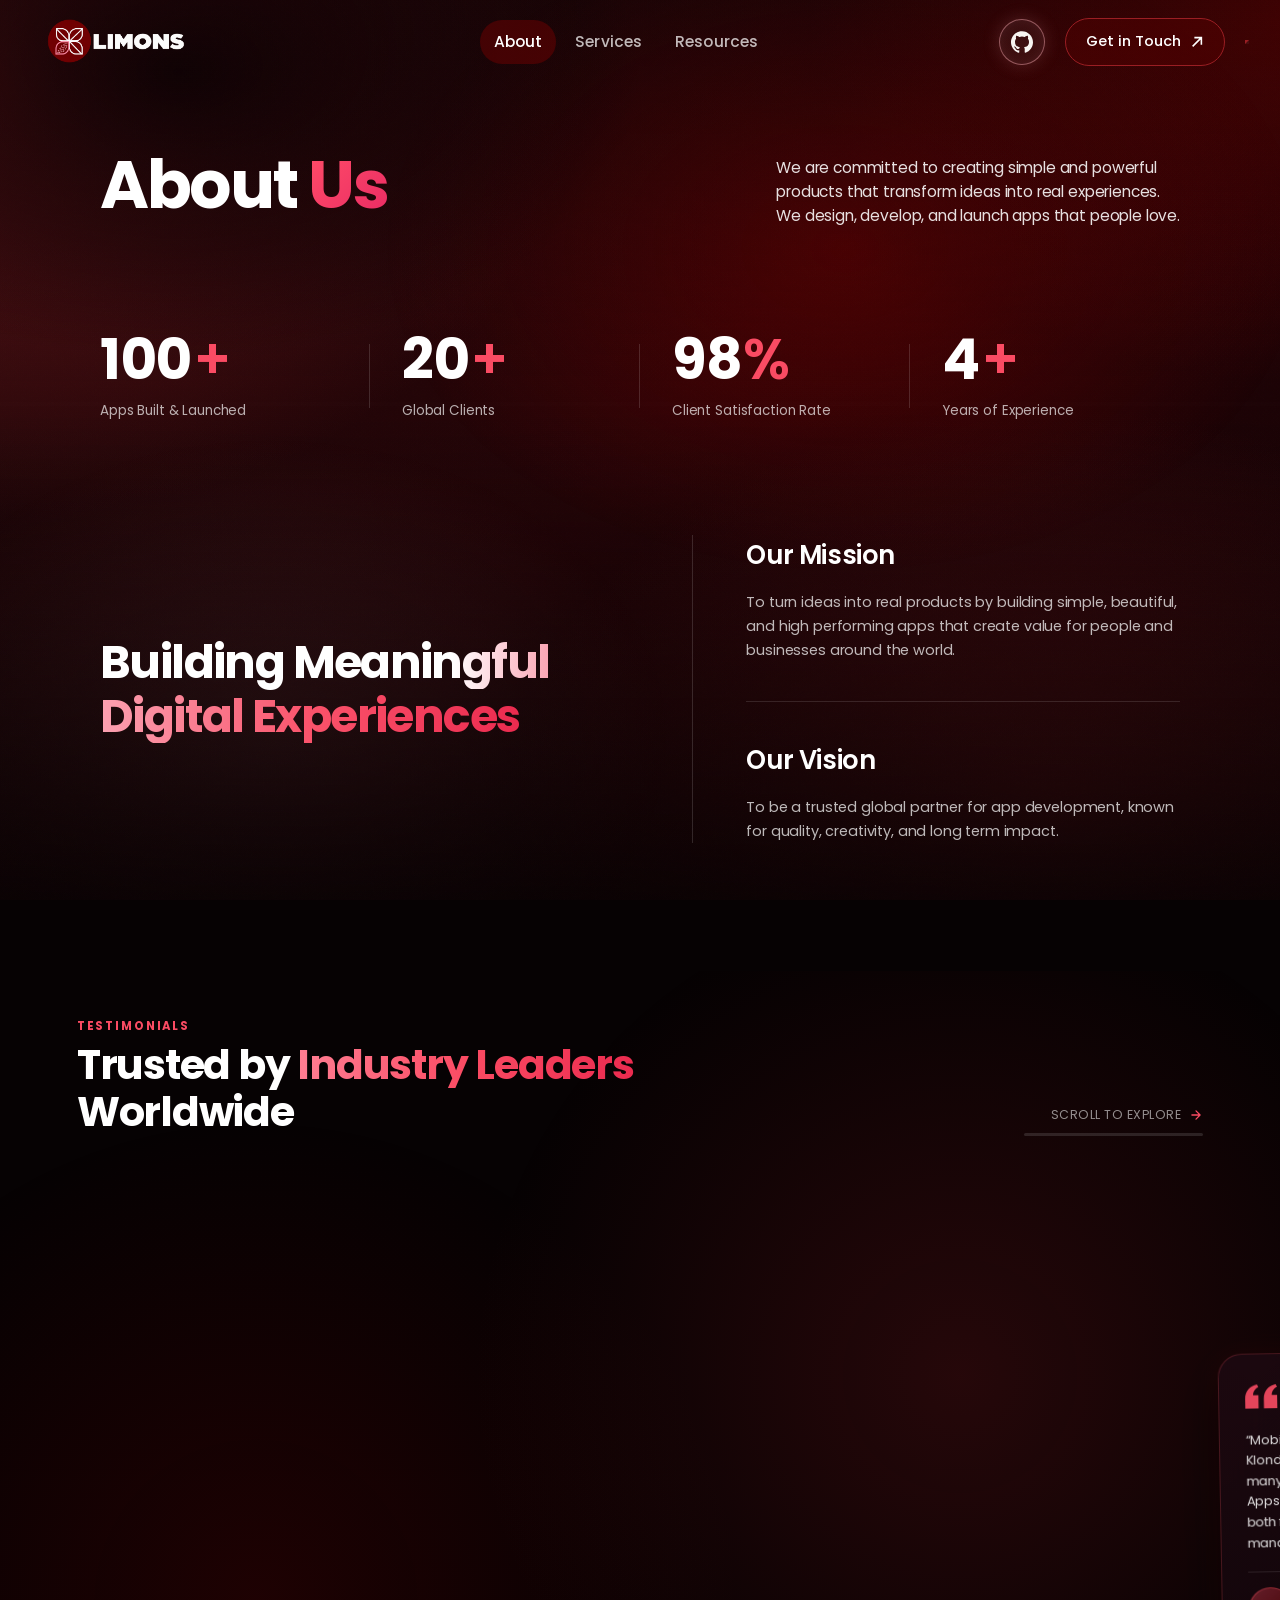
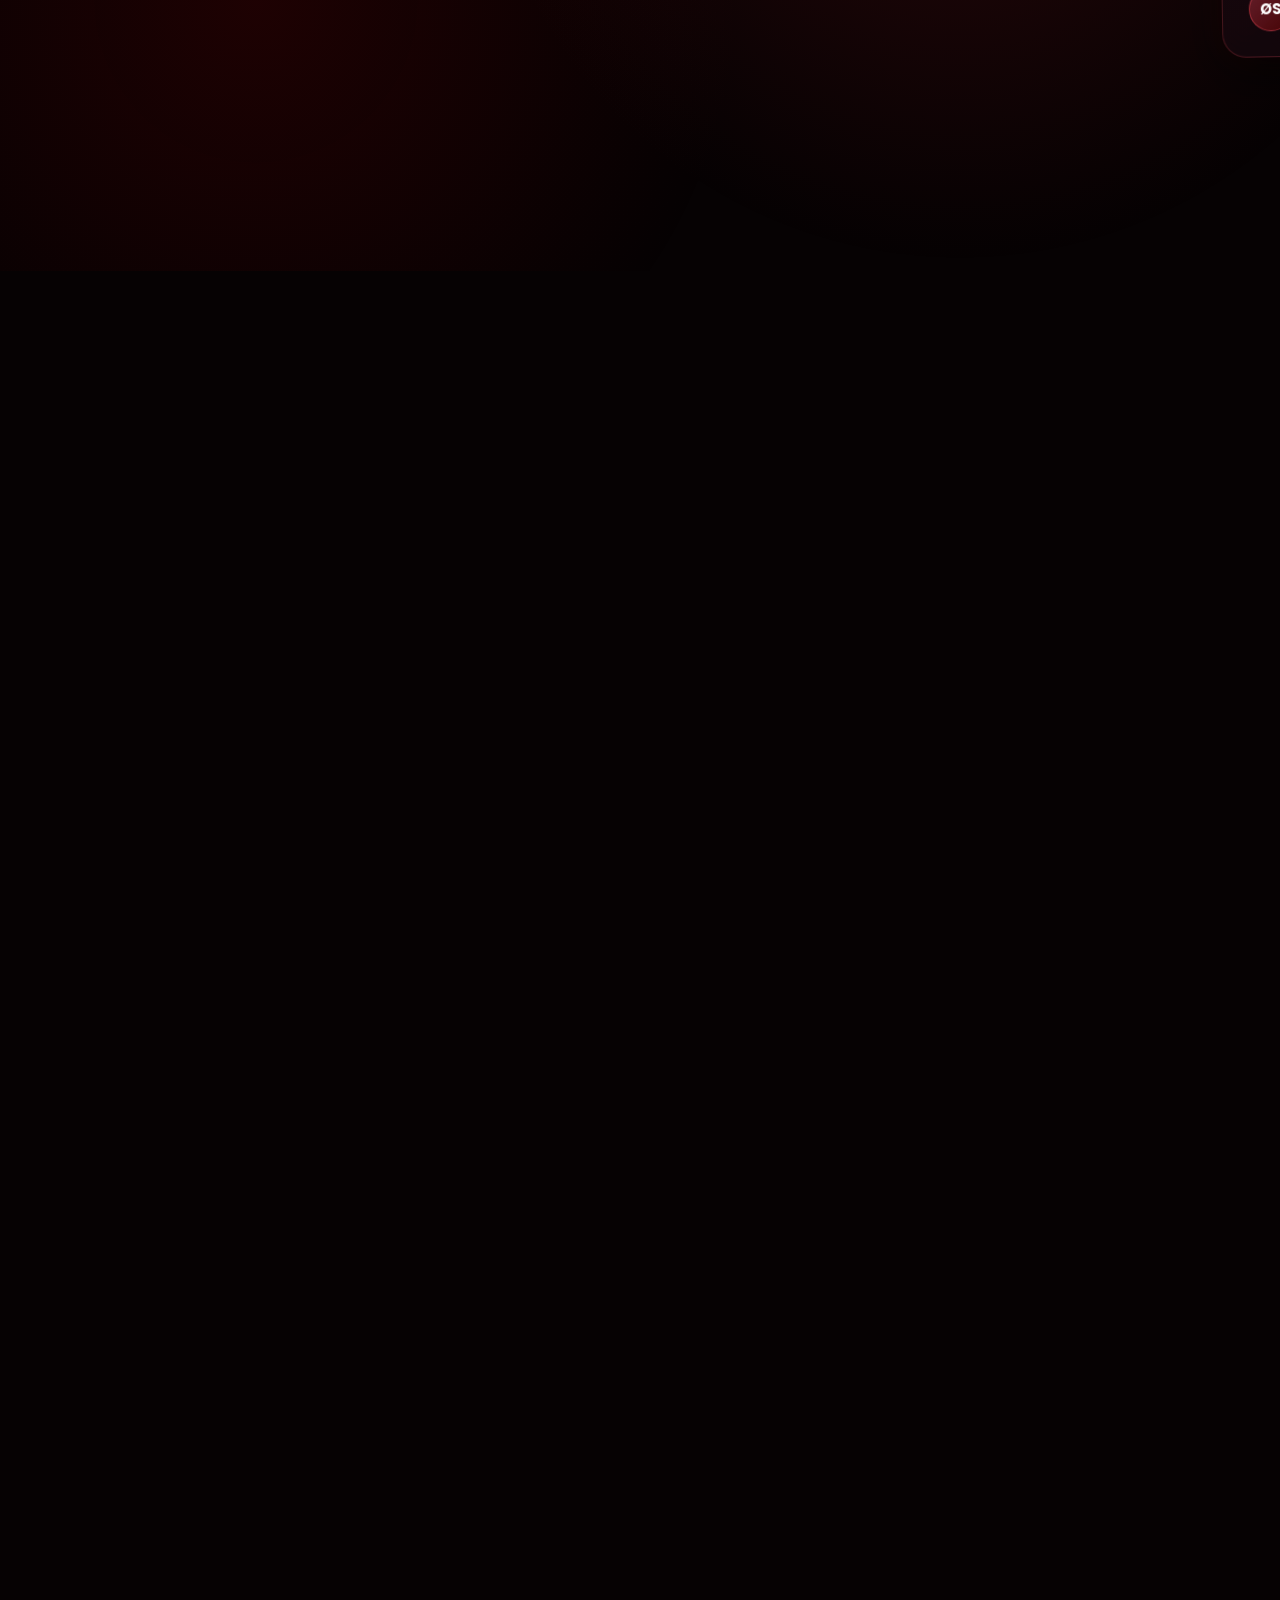
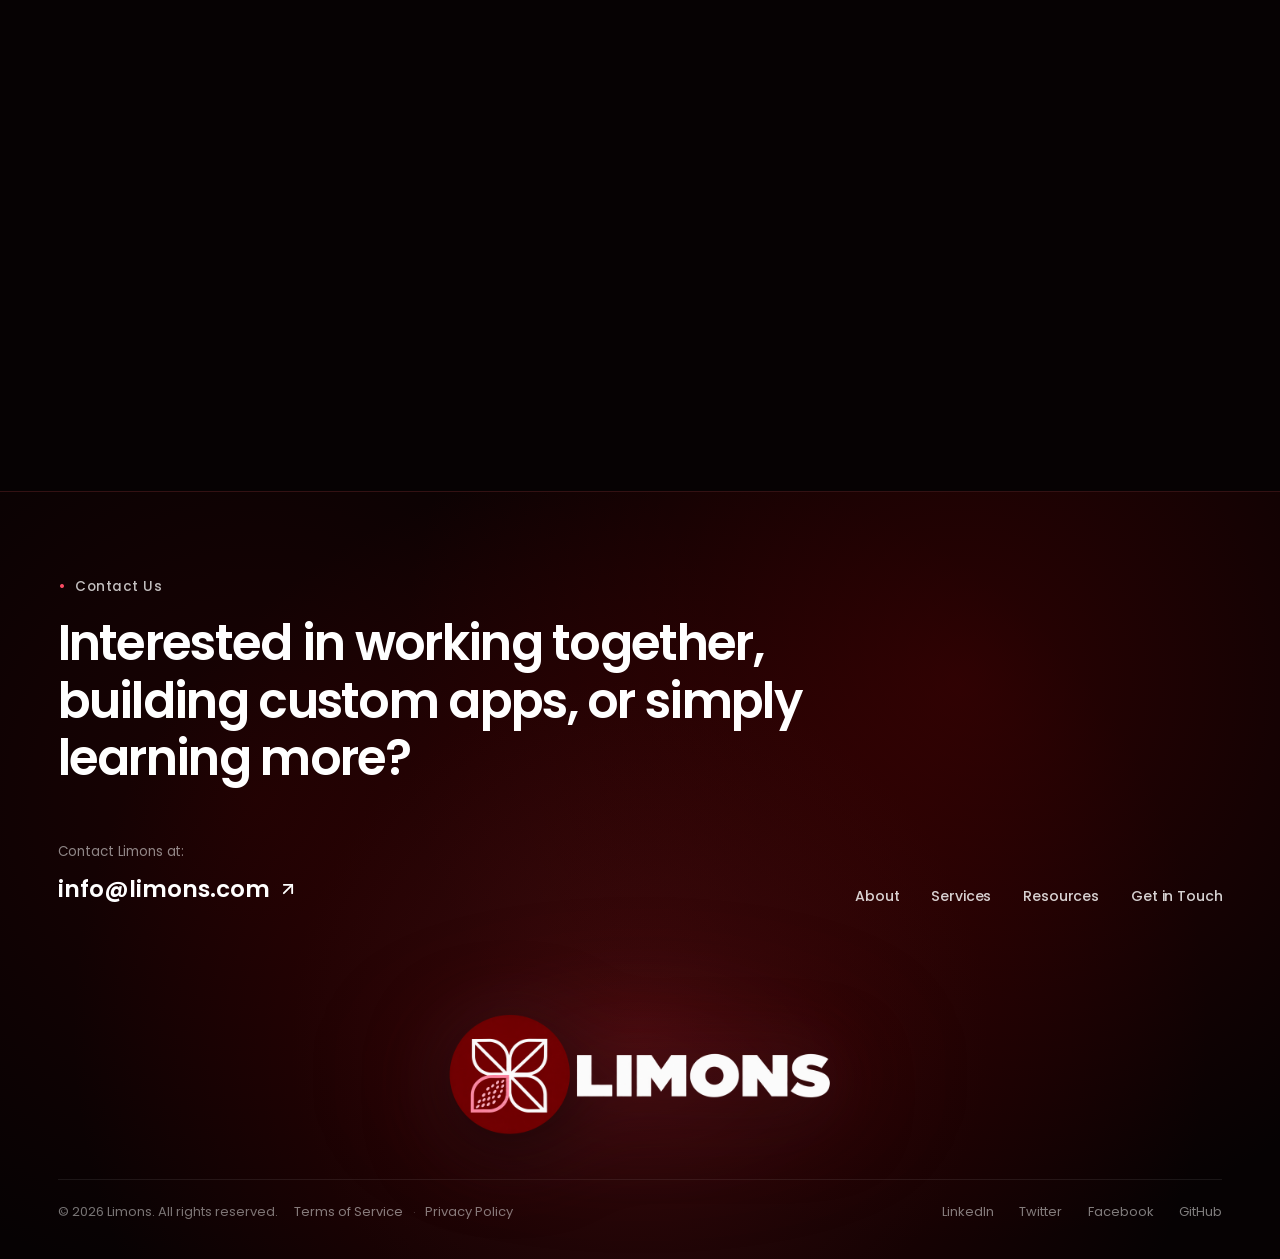
<file: about.html>
<!DOCTYPE html>
<html lang="en">

<head>
  <meta charset="UTF-8">
  <meta name="viewport" content="width=device-width, initial-scale=1.0">
  <meta name="description"
    content="About Us | We are committed to creating simple and powerful products that transform ideas into real experiences. We design, develop, and launch apps that people love.">
  <title>About Us | Limons | We Build Apps</title>
  <link rel="icon" type="image/png" href="assets/images/brand/favicon.png">
  <link rel="shortcut icon" href="favicon.ico">
  <link rel="apple-touch-icon" href="assets/images/brand/favicon.png">
  <link rel="preconnect" href="https://fonts.googleapis.com">
  <link rel="preconnect" href="https://fonts.gstatic.com" crossorigin>
  <link href="https://fonts.googleapis.com/css2?family=Poppins:wght@300;400;500;600;700;800&display=swap"
    rel="stylesheet">
  <style>
    :root {
      --u: min(100vw / 1672, 100vh / 941);
      --maroon: #680202;
      --red: #9A1E23;
      --pink: #F3A5AD;
      --accent: #ff5361;
      --accent-2: #ea2b64;
      --ink: #1A0A0B;
      --paper: #F7F4F1;
      --ease: cubic-bezier(.16, 1, .3, 1);
    }

    * {
      margin: 0;
      padding: 0;
      box-sizing: border-box;
    }

    html,
    body {
      background: #060203;
      color: #fff;
      font-family: 'Poppins', system-ui, -apple-system, BlinkMacSystemFont, 'Segoe UI', Roboto, sans-serif;
      min-height: 100vh;
      overflow-x: clip;
      line-height: 1.6;
    }

    html {
      scroll-behavior: smooth;
      scrollbar-width: thin;
      scrollbar-color: #9A1E23 #0a0304;
    }

    ::-webkit-scrollbar {
      width: 9px;
      height: 9px;
    }

    ::-webkit-scrollbar-track {
      background: #0a0304;
    }

    ::-webkit-scrollbar-thumb {
      background: linear-gradient(#c2244a, #680202);
      border-radius: 99px;
      border: 2px solid #0a0304;
    }

    ::-webkit-scrollbar-thumb:hover {
      background: linear-gradient(#ff3d6e, #9A1E23);
    }

    img {
      max-width: 100%;
      display: block;
    }

    a {
      color: inherit;
      text-decoration: none;
    }

    /* ---------- BRAND BACKGROUND GRADIENT (Exact match to Home Page Aurora) ---------- */
    @keyframes auroraA {
      0% {
        transform: translate3d(-4%, -3%, 0) rotate(0deg) scale(1);
      }

      50% {
        transform: translate3d(4%, 3%, 0) rotate(7deg) scale(1.1);
      }

      100% {
        transform: translate3d(-3%, 4%, 0) rotate(-6deg) scale(1.04);
      }
    }

    @keyframes auroraB {
      0% {
        transform: translate3d(3%, 4%, 0) rotate(0deg) scale(1.05);
      }

      100% {
        transform: translate3d(-5%, -3%, 0) rotate(-9deg) scale(1.15);
      }
    }

    .about-bg {
      position: fixed;
      inset: 0;
      pointer-events: none;
      z-index: 0;
      overflow: hidden;
      background: #060203;
    }

    .about-bg::before {
      content: "";
      position: absolute;
      inset: -30%;
      background:
        radial-gradient(42% 44% at 18% 24%, rgba(154, 30, 35, .58), transparent 70%),
        radial-gradient(34% 36% at 82% 20%, rgba(104, 2, 2, .75), transparent 70%),
        radial-gradient(38% 40% at 70% 75%, rgba(154, 30, 35, .38), transparent 70%),
        linear-gradient(130deg, #1A0A0B 0%, #260508 50%, #0d0204 100%);
      animation: auroraA 30s ease-in-out infinite alternate;
      will-change: transform;
    }

    .about-bg .aurora2 {
      position: absolute;
      inset: -30%;
      background:
        radial-gradient(28% 30% at 32% 70%, rgba(243, 165, 173, .12), transparent 70%),
        radial-gradient(32% 32% at 60% 36%, rgba(104, 2, 2, .65), transparent 70%);
      animation: auroraB 36s ease-in-out infinite alternate;
      will-change: transform;
    }

    .about-bg::after {
      content: "";
      position: absolute;
      inset: 0;
      opacity: .05;
      mix-blend-mode: overlay;
      background-image: url("data:image/svg+xml,%3Csvg xmlns='http://www.w3.org/2000/svg' width='160' height='160'%3E%3Cfilter id='n'%3E%3CfeTurbulence baseFrequency='.9' numOctaves='2'/%3E%3C/filter%3E%3Crect width='160' height='160' filter='url(%23n)'/%3E%3C/svg%3E");
    }

    .about-bg-shade {
      position: absolute;
      inset: 0;
      background:
        radial-gradient(ellipse 45% 40% at 14% 8%, rgba(8, 1, 3, .85), rgba(8, 1, 3, .4) 50%, transparent 80%),
        linear-gradient(180deg, rgba(6, 2, 3, 0.3) 0%, transparent 45%, rgba(6, 2, 3, 0.85) 100%);
    }

    /* ---------- SHARED HEADER / NAVBAR STYLES ---------- */
    .site-header {
      position: absolute;
      top: 0;
      left: 0;
      width: 100%;
      z-index: 150;
      background: transparent;
      border: 0;
    }

    .header-inner {
      position: relative;
      width: 100%;
      max-width: none;
      margin: 0;
      height: 108px;
      padding: 0;
    }

    .brand-logo,
    .logo {
      position: absolute;
      left: calc(var(--u)*64);
      top: calc(var(--u)*6);
      display: flex;
      align-items: center;
      z-index: 100;
      text-decoration: none;
    }

    .brand-logo img,
    .logo img {
      height: calc(var(--u)*104);
      width: calc(var(--u)*104);
      display: block;
      object-fit: cover;
      object-position: 5% center;
      border-radius: 50%;
      clip-path: circle(46% at 50% 50%);
    }

    .brand-fallback,
    .logo .fallback {
      display: none;
      font-size: calc(var(--u)*25);
      font-weight: 800;
      letter-spacing: -0.04em;
      color: #fff;
    }

    .brand-logo img.bad,
    .logo img.bad {
      display: none;
    }

    .brand-logo img.bad+.brand-fallback,
    .logo img.bad+.fallback {
      display: block;
    }

    .nav-menu,
    .nav {
      position: absolute;
      top: calc(var(--u)*36);
      left: calc(var(--u)*470);
      width: calc(var(--u)*740);
      display: flex;
      align-items: center;
      justify-content: center;
      gap: calc(var(--u)*36);
      z-index: 90;
      pointer-events: auto;
    }

    .nav-link {
      font-size: calc(var(--u)*19.5);
      font-weight: 500;
      color: rgba(255, 255, 255, 0.72);
      text-decoration: none;
      transition: color 0.25s ease;
      white-space: nowrap;
      display: inline-flex;
      align-items: center;
      gap: calc(var(--u)*6);
      cursor: pointer;
    }

    .nav-link:hover,
    .nav-link.on {
      color: #fff;
    }

    .drop-arrow {
      width: calc(var(--u)*10);
      height: calc(var(--u)*6);
      transition: transform 0.25s var(--ease);
    }

    .nav-item-dropdown {
      position: relative;
      display: inline-flex;
      align-items: center;
      padding: calc(var(--u)*8) 0;
    }

    .nav-item-dropdown:hover .drop-arrow,
    .nav-item-dropdown:focus-within .drop-arrow {
      transform: rotate(180deg);
    }

    .dropdown-menu {
      position: absolute;
      top: 100%;
      left: 50%;
      transform: translateX(-50%) translateY(12px);
      width: calc(var(--u)*360);
      min-width: 290px;
      background: rgba(12, 4, 7, 0.96);
      backdrop-filter: blur(24px);
      -webkit-backdrop-filter: blur(24px);
      border: 1px solid rgba(255, 83, 97, 0.35);
      border-radius: calc(var(--u)*18);
      padding: calc(var(--u)*10);
      box-shadow: 0 calc(var(--u)*24) calc(var(--u)*60) rgba(0, 0, 0, 0.8), 0 0 calc(var(--u)*30) rgba(255, 83, 97, 0.18);
      opacity: 0;
      visibility: hidden;
      pointer-events: none;
      transition: opacity 0.25s var(--ease), transform 0.25s var(--ease), visibility 0.25s;
      z-index: 120;
    }

    .nav-item-dropdown:hover .dropdown-menu,
    .nav-item-dropdown:focus-within .dropdown-menu {
      opacity: 1;
      visibility: visible;
      pointer-events: auto;
      transform: translateX(-50%) translateY(0);
    }

    .dropdown-item {
      display: flex;
      align-items: center;
      gap: calc(var(--u)*12);
      padding: calc(var(--u)*10) calc(var(--u)*12);
      border-radius: calc(var(--u)*12);
      text-decoration: none;
      transition: background 0.2s ease, transform 0.15s ease;
    }

    .dropdown-item:hover {
      background: rgba(255, 83, 97, 0.12);
      transform: translateX(4px);
    }

    .drop-badge {
      width: calc(var(--u)*36);
      height: calc(var(--u)*36);
      display: grid;
      place-items: center;
      border-radius: calc(var(--u)*10);
      background: rgba(255, 83, 97, 0.12);
      border: 1px solid rgba(255, 83, 97, 0.35);
      color: var(--accent);
      flex: none;
    }

    .drop-badge svg {
      width: calc(var(--u)*18);
      height: calc(var(--u)*18);
      stroke: currentColor;
      fill: none;
      stroke-width: 1.8;
      stroke-linecap: round;
      stroke-linejoin: round;
      display: block;
    }

    .drop-badge svg.solid,
    .drop-badge path.solid {
      fill: currentColor;
      stroke: none;
    }

    .dropdown-item:hover .drop-badge,
    .dropdown-item.active .drop-badge {
      background: linear-gradient(135deg, var(--accent), var(--accent-2));
      color: #fff;
      border-color: transparent;
      box-shadow: 0 0 calc(var(--u)*12) rgba(255, 83, 97, 0.4);
    }

    .drop-text {
      display: flex;
      flex-direction: column;
      text-align: left;
    }

    .drop-title {
      font-size: calc(var(--u)*14);
      font-weight: 600;
      color: #fff;
      line-height: 1.2;
    }

    .drop-desc {
      font-size: calc(var(--u)*11);
      color: rgba(255, 255, 255, 0.52);
      margin-top: calc(var(--u)*2);
      line-height: 1.2;
    }

    .header-actions,
    .header-right {
      position: absolute;
      left: calc(var(--u)*1286);
      top: calc(var(--u)*20);
      display: flex;
      align-items: center;
      gap: calc(var(--u)*12);
      z-index: 110;
    }

    .cta,
    .btn-contact {
      position: relative;
      width: calc(var(--u)*172);
      height: calc(var(--u)*57);
      border: calc(var(--u)*1.6) solid #c04057;
      border-radius: 999px;
      display: flex;
      align-items: center;
      justify-content: center;
      gap: calc(var(--u)*9);
      font-size: calc(var(--u)*18.5);
      font-weight: 500;
      color: #fff;
      text-decoration: none;
      background: rgba(80, 10, 20, 0.25);
      transition: background .35s, box-shadow .35s, transform .2s;
    }

    .cta:hover,
    .btn-contact:hover {
      background: rgba(192, 64, 87, 0.35);
      box-shadow: 0 0 calc(var(--u)*30) rgba(192, 64, 87, .45);
      transform: translateY(-1px);
    }

    .cta svg,
    .btn-contact svg {
      width: calc(var(--u)*15);
      height: calc(var(--u)*15);
    }

    .gh-hover {
      position: relative;
      display: flex;
      align-items: center;
      padding-bottom: calc(var(--u)*6);
    }

    .gh-trigger {
      width: calc(var(--u)*50);
      height: calc(var(--u)*50);
      display: grid;
      place-items: center;
      border-radius: 50%;
      background: rgba(80, 10, 20, 0.25);
      border: calc(var(--u)*1.6) solid #c04057;
      color: #fff;
      transition: background 0.35s, box-shadow 0.35s, transform 0.2s;
      cursor: pointer;
    }

    .gh-trigger:hover {
      background: rgba(192, 64, 87, 0.35);
      box-shadow: 0 0 calc(var(--u)*24) rgba(192, 64, 87, 0.45);
      transform: translateY(-1px);
    }

    .gh-trigger svg {
      width: calc(var(--u)*24);
      height: calc(var(--u)*24);
      fill: currentColor;
    }

    .gh-modal {
      position: absolute;
      top: 100%;
      right: 0;
      width: calc(var(--u)*318);
      min-width: 280px;
      background: linear-gradient(165deg, rgba(82, 16, 34, .98), rgba(24, 5, 12, .98));
      border: 1px solid rgba(255, 83, 97, .42);
      border-radius: calc(var(--u)*18);
      padding: calc(var(--u)*18);
      box-shadow: 0 calc(var(--u)*22) calc(var(--u)*50) rgba(0, 0, 0, .75), 0 0 calc(var(--u)*28) rgba(255, 83, 97, .2);
      opacity: 0;
      visibility: hidden;
      pointer-events: none;
      transform: translateY(10px);
      transition: opacity .25s var(--ease), transform .25s var(--ease), visibility .25s;
      z-index: 200;
    }

    .gh-hover:hover .gh-modal,
    .gh-hover:focus-within .gh-modal {
      opacity: 1;
      visibility: visible;
      pointer-events: auto;
      transform: none;
    }

    .gh-modal h4 {
      font-size: calc(var(--u)*20);
      font-weight: 700;
      color: #fff;
      margin: 0 0 calc(var(--u)*8);
      letter-spacing: -.02em;
    }

    .gh-modal p {
      font-size: calc(var(--u)*13.5);
      line-height: 1.45;
      color: rgba(255, 255, 255, .62);
      margin: 0 0 calc(var(--u)*14);
    }

    .gh-modal-btn {
      display: inline-flex;
      align-items: center;
      gap: calc(var(--u)*8);
      padding: calc(var(--u)*8) calc(var(--u)*14);
      border-radius: calc(var(--u)*10);
      background: rgba(255, 255, 255, .08);
      border: 1px solid rgba(255, 255, 255, .12);
      color: #fff;
      font-size: calc(var(--u)*13.5);
      font-weight: 600;
      text-decoration: none;
      transition: background .2s, border-color .2s;
    }

    .gh-modal-btn:hover {
      background: rgba(255, 83, 97, .22);
      border-color: rgba(255, 83, 97, .45);
    }

    .gh-modal-btn svg {
      width: calc(var(--u)*16);
      height: calc(var(--u)*16);
      fill: currentColor;
      stroke: none;
    }

    /* ---------- MAIN ABOUT CONTENT AREA ---------- */
    .about-main {
      position: relative;
      z-index: 10;
      width: 100%;
    }

    /* SECTION 1: ABOUT HERO (Matches user uploaded image) */
    .about-hero-section {
      position: relative;
      padding-top: clamp(120px, 12vw, 150px);
      padding-bottom: clamp(40px, 4vw, 60px);
      width: 100%;
    }

    .about-container {
      width: min(1080px, 92vw);
      margin: 0 auto;
      position: relative;
    }

    /* HEADER ROW (Heading on Left, Narrative on Right) */
    .about-header-row {
      display: flex;
      justify-content: space-between;
      align-items: flex-start;
      gap: clamp(24px, 4vw, 50px);
      margin-bottom: 0;
    }

    .about-title {
      font-size: clamp(46px, 5.2vw, 70px);
      font-weight: 700;
      letter-spacing: -0.035em;
      line-height: 1.05;
      color: #ffffff;
      margin: 0;
      flex-shrink: 0;
    }

    .about-title-grad {
      color: #ea384d;
      background: linear-gradient(135deg, #ff4d68 0%, #ea2b64 100%);
      -webkit-background-clip: text;
      background-clip: text;
      -webkit-text-fill-color: transparent;
      display: inline-block;
    }

    .about-lead {
      max-width: 440px;
      padding-top: 6px;
    }

    .about-lead p {
      font-size: 15.5px;
      font-weight: 400;
      line-height: 1.55;
      color: rgba(255, 255, 255, 0.88);
      margin: 0;
      letter-spacing: -0.01em;
    }

    .desktop-br {
      display: inline;
    }

    /* HERO IMAGE CARD (Matches uploaded image with Bottom-To-Top Reveal) */
    .about-hero-card {
      position: relative;
      width: 100%;
      border-radius: 24px;
      overflow: hidden;
      border: 1px solid rgba(255, 83, 97, 0.22);
      box-shadow: 0 24px 70px rgba(0, 0, 0, 0.75), 0 0 45px rgba(104, 2, 2, 0.35);
      background: rgba(22, 6, 12, 0.6);
      transition: border-color 0.4s ease, box-shadow 0.4s ease;
    }

    /* Bottom-to-Top Reveal Animation */
    .about-hero-card.mo-reveal,
    .about-hero-card.reveal-up {
      opacity: 0;
      transform: translateY(60px);
      transition:
        opacity 1.1s cubic-bezier(.16, 1, .3, 1) 0.15s,
        transform 1.1s cubic-bezier(.16, 1, .3, 1) 0.15s,
        border-color 0.4s ease,
        box-shadow 0.4s ease;
      will-change: opacity, transform;
    }

    .about-hero-card.mo-reveal.in,
    .about-hero-card.reveal-up.in {
      opacity: 1;
      transform: translateY(0);
    }

    .about-hero-card:hover {
      border-color: rgba(255, 83, 97, 0.42);
      box-shadow: 0 32px 85px rgba(0, 0, 0, 0.85), 0 0 60px rgba(255, 83, 97, 0.25);
    }

    .about-card-img {
      width: 100%;
      aspect-ratio: 2.45 / 1;
      max-height: 440px;
      display: block;
      object-fit: cover;
      object-position: center 32%;
      border-radius: inherit;
      transition: transform 0.9s cubic-bezier(.16, 1, .3, 1);
    }

    .about-hero-card:hover .about-card-img {
      transform: scale(1.018);
    }

    /* ==========================================================
       SECTION 2: STATS & PURPOSE (Our Mission / Our Vision)
    ========================================================== */
    .about-stats-section {
      position: relative;
      padding: clamp(30px, 4vw, 60px) 0 clamp(90px, 10vw, 140px);
      width: 100%;
    }

    /* TOP STATS STRIP */
    .about-stats-grid {
      display: grid;
      grid-template-columns: repeat(4, 1fr);
      gap: 0;
      padding-bottom: clamp(60px, 7vw, 100px);
    }

    .about-stat-item {
      padding: 0 clamp(16px, 2.5vw, 40px);
      position: relative;
    }

    .about-stat-item:first-child {
      padding-left: 0;
    }

    .about-stat-item:not(:last-child)::after {
      content: "";
      position: absolute;
      right: 0;
      top: 15%;
      height: 70%;
      width: 1px;
      background: rgba(255, 255, 255, 0.14);
    }

    .about-stat-val {
      font-size: clamp(44px, 4.4vw, 68px);
      font-weight: 700;
      line-height: 1.05;
      letter-spacing: -0.025em;
      color: #ffffff;
      display: flex;
      align-items: baseline;
      gap: 2px;
    }

    .about-stat-val .accent {
      color: #fa4b63;
      font-weight: 600;
    }

    .about-stat-lbl {
      font-size: clamp(13px, 1.05vw, 15.5px);
      color: rgba(255, 255, 255, 0.68);
      font-weight: 400;
      margin-top: clamp(8px, 1vw, 14px);
      line-height: 1.4;
      letter-spacing: -0.01em;
    }

    /* MISSION & VISION 2-COLUMN SPLIT */
    .about-purpose-row {
      display: grid;
      grid-template-columns: minmax(0, 1.08fr) minmax(0, 1fr);
      gap: clamp(32px, 5vw, 72px);
      align-items: stretch;
      padding-top: clamp(10px, 2vw, 24px);
    }

    .about-purpose-left {
      display: flex;
      flex-direction: column;
      justify-content: center;
    }

    .about-purpose-title {
      font-size: clamp(30px, 3.6vw, 54px);
      font-weight: 700;
      line-height: 1.18;
      letter-spacing: -0.035em;
      margin: 0;
    }

    .about-purpose-title .title-line-1,
    .about-purpose-title .title-line-2 {
      display: inline-block;
      white-space: nowrap;
    }

    .about-purpose-title .t-white {
      color: #ffffff;
    }

    .about-purpose-title .t-rose {
      background: linear-gradient(90deg, #ffffff 0%, #ffffff 62%, #fba6b5 100%);
      -webkit-background-clip: text;
      background-clip: text;
      color: transparent;
      display: inline-block;
    }

    .about-purpose-title .t-grad {
      background: linear-gradient(90deg, #fba1b1 0%, #fa536b 50%, #eb2b4f 100%);
      -webkit-background-clip: text;
      background-clip: text;
      color: transparent;
      display: inline-block;
    }

    .about-purpose-right {
      position: relative;
      border-left: 1px solid rgba(255, 255, 255, 0.14);
      padding-left: clamp(28px, 4.2vw, 64px);
      display: flex;
      flex-direction: column;
      justify-content: center;
    }

    .purpose-block h3 {
      font-size: clamp(22px, 2vw, 28px);
      font-weight: 600;
      color: #ffffff;
      margin: 0 0 clamp(10px, 1.2vw, 14px);
      letter-spacing: -0.015em;
    }

    .purpose-block p {
      font-size: clamp(14.5px, 1.12vw, 16.5px);
      font-weight: 400;
      line-height: 1.68;
      color: rgba(255, 255, 255, 0.72);
      margin: 0;
      letter-spacing: -0.01em;
    }

    .purpose-divider {
      height: 1px;
      width: 100%;
      background: rgba(255, 255, 255, 0.12);
      margin: clamp(26px, 3.2vw, 38px) 0;
    }

    /* RESPONSIVE FOR SECTION 2 */
    @media (max-width: 960px) {
      .about-stats-grid {
        grid-template-columns: repeat(2, 1fr);
        gap: 36px 20px;
        padding-bottom: 50px;
      }

      .about-stat-item {
        padding: 0 16px;
      }

      .about-stat-item:nth-child(2n)::after {
        display: none;
      }

      .about-purpose-row {
        grid-template-columns: 1fr;
        gap: 36px;
      }

      .about-purpose-right {
        border-left: none;
        border-top: 1px solid rgba(255, 255, 255, 0.14);
        padding-left: 0;
        padding-top: 36px;
      }
    }

    @media (max-width: 560px) {
      .about-stats-grid {
        grid-template-columns: 1fr 1fr;
        gap: 28px 16px;
      }

      .about-stat-val {
        font-size: 38px;
      }

      .about-stat-lbl {
        font-size: 13px;
      }

      .about-purpose-title {
        font-size: 34px;
      }
    }

    /* ==========================================================
       SECTION 3: PINNED HORIZONTAL TESTIMONIALS SCROLL
       (Saudi Toyota style: pinned on scroll, cards travel right->left, unpinned when done)
    ========================================================== */
    .testimonials-pin-wrapper {
      position: relative;
      width: 100%;
      height: 480vh;
      box-sizing: border-box;
    }

    .testimonials-sticky {
      position: absolute;
      top: 0;
      bottom: auto;
      left: 0;
      right: 0;
      width: 100%;
      height: 100vh;
      height: 100dvh;
      overflow: hidden;
      display: flex;
      flex-direction: column;
      padding: 0;
      box-sizing: border-box;
      z-index: 20;
    }

    /* Pinned States for bulletproof fixed viewport locking */
    .testimonials-sticky.pin-before {
      position: absolute;
      top: 0;
      bottom: auto;
      left: 0;
      right: 0;
    }

    .testimonials-sticky.pin-fixed {
      position: fixed;
      top: 0;
      bottom: auto;
      left: 0;
      right: 0;
      width: 100%;
    }

    .testimonials-sticky.pin-after {
      position: absolute;
      top: auto;
      bottom: 0;
      left: 0;
      right: 0;
    }

    /* Ambient backdrop glow inside sticky section */
    .testimonials-glow-backdrop {
      position: absolute;
      inset: 0;
      pointer-events: none;
      z-index: -1;
      background:
        radial-gradient(circle at 75% 45%, rgba(154, 30, 35, 0.22), transparent 45%),
        radial-gradient(circle at 20% 70%, rgba(104, 2, 2, 0.25), transparent 40%);
    }

    /* Header above the cards track */
    .testimonials-header-bar {
      width: min(1280px, 91vw);
      margin: 0 auto;
      padding: clamp(28px, 4.5vh, 50px) clamp(8px, 1.5vw, 20px) 0;
      display: flex;
      justify-content: space-between;
      align-items: flex-end;
      flex-wrap: wrap;
      gap: 12px;
      flex-shrink: 0;
    }

    .testimonials-heading-area {
      max-width: 640px;
    }

    .testimonials-eyebrow {
      display: inline-flex;
      align-items: center;
      font-size: 11.5px;
      font-weight: 700;
      text-transform: uppercase;
      letter-spacing: 0.16em;
      color: #fa4b63;
      margin-bottom: 6px;
    }

    .testimonials-title {
      font-size: clamp(26px, 3.2vw, 44px);
      font-weight: 700;
      line-height: 1.15;
      letter-spacing: -0.03em;
      color: #ffffff;
      margin: 0;
    }

    .testimonials-title .t-grad {
      background: linear-gradient(90deg, #ff7e93 0%, #fa4b63 50%, #eb2b4f 100%);
      -webkit-background-clip: text;
      background-clip: text;
      color: transparent;
      display: inline-block;
    }

    /* Progress bar & scroll hint on the right */
    .testimonials-progress-wrap {
      display: flex;
      flex-direction: column;
      align-items: flex-end;
      gap: 8px;
    }

    .testimonials-scroll-hint {
      font-size: 12.5px;
      color: rgba(255, 255, 255, 0.55);
      letter-spacing: 0.04em;
      text-transform: uppercase;
      display: flex;
      align-items: center;
      gap: 8px;
    }

    .testimonials-scroll-hint svg {
      width: 14px;
      height: 14px;
      stroke: #fa4b63;
      animation: nudgeX 1.8s infinite ease-in-out;
    }

    @keyframes nudgeX {

      0%,
      100% {
        transform: translateX(0);
      }

      50% {
        transform: translateX(6px);
      }
    }

    .testimonials-progress-track {
      width: clamp(120px, 14vw, 180px);
      height: 3px;
      background: rgba(255, 255, 255, 0.12);
      border-radius: 999px;
      overflow: hidden;
    }

    .testimonials-progress-fill {
      height: 100%;
      width: 0%;
      background: linear-gradient(90deg, #ff7e93, #fa4b63);
      border-radius: 999px;
      transition: width 0.08s ease-out;
    }

    /* Horizontal Cards Track: Centered vertically in remaining space for equal top and bottom gaps */
    .testimonials-track-container {
      width: 100%;
      overflow: visible;
      position: relative;
      flex: 1;
      display: flex;
      align-items: center;
    }

    .testimonials-track {
      display: flex;
      gap: clamp(24px, 2.5vw, 36px);
      padding: 0;
      will-change: transform;
      width: max-content;
    }

    /* INDIVIDUAL TESTIMONIAL CARD */
    .t-card {
      width: clamp(320px, 28vw, 420px);
      min-height: clamp(300px, 33vh, 380px);
      background: linear-gradient(155deg, rgba(28, 8, 16, 0.88) 0%, rgba(14, 4, 8, 0.94) 100%);
      border: 1px solid rgba(255, 83, 97, 0.22);
      border-radius: 24px;
      padding: clamp(20px, 2vw, 28px);
      box-shadow: 0 20px 50px rgba(0, 0, 0, 0.65), 0 0 30px rgba(104, 2, 2, 0.18);
      backdrop-filter: blur(20px);
      -webkit-backdrop-filter: blur(20px);
      display: flex;
      flex-direction: column;
      justify-content: space-between;
      flex-shrink: 0;
      position: relative;
      overflow: hidden;
      /* Very subtle, refined tilt that straightens on hover (per user request: NOT tilted way too much) */
      transform: rotate(var(--card-tilt, 0deg));
      transition: transform 0.4s var(--ease), border-color 0.35s ease, box-shadow 0.35s ease;
    }

    .t-card:nth-child(even) {
      --card-tilt: 1deg;
    }

    .t-card:nth-child(odd) {
      --card-tilt: -1deg;
    }

    .t-card:hover {
      transform: translateY(-8px) scale(1.018) rotate(0deg) !important;
      border-color: rgba(255, 83, 97, 0.55);
      box-shadow: 0 30px 80px rgba(0, 0, 0, 0.85), 0 0 50px rgba(255, 83, 97, 0.25);
    }

    /* Subtle top card glow */
    .t-card::before {
      content: "";
      position: absolute;
      top: 0;
      left: 20%;
      right: 20%;
      height: 1px;
      background: linear-gradient(90deg, transparent, rgba(255, 83, 97, 0.6), transparent);
      pointer-events: none;
    }

    .t-card-top {
      display: flex;
      justify-content: space-between;
      align-items: center;
      margin-bottom: clamp(16px, 2vh, 22px);
    }

    .t-card-quote-icon {
      width: 32px;
      height: 32px;
      color: #fa4b63;
      opacity: 0.9;
    }

    .t-card-badge {
      display: inline-block;
      font-size: 11px;
      font-weight: 600;
      text-transform: uppercase;
      letter-spacing: 0.08em;
      padding: 5px 12px;
      border-radius: 999px;
      background: rgba(255, 83, 97, 0.12);
      border: 1px solid rgba(255, 83, 97, 0.28);
      color: #ff8598;
    }

    .t-card-body {
      flex: 1;
      display: flex;
      align-items: center;
      margin-bottom: clamp(18px, 2vh, 26px);
    }

    .t-card-text {
      font-size: clamp(13px, 1.02vw, 15px);
      font-weight: 400;
      line-height: 1.58;
      color: rgba(255, 255, 255, 0.85);
      margin: 0;
      letter-spacing: -0.01em;
      font-style: normal;
    }

    .t-card-author-row {
      display: flex;
      align-items: center;
      gap: 14px;
      padding-top: clamp(14px, 1.5vh, 18px);
      border-top: 1px solid rgba(255, 255, 255, 0.1);
    }

    .t-card-avatar {
      width: 44px;
      height: 44px;
      border-radius: 50%;
      background: linear-gradient(135deg, rgba(250, 75, 99, 0.35), rgba(104, 2, 2, 0.6));
      border: 1px solid rgba(255, 83, 97, 0.4);
      display: grid;
      place-items: center;
      font-size: 15px;
      font-weight: 700;
      color: #ffffff;
      flex-shrink: 0;
    }

    .t-card-author-info {
      flex: 1;
      min-width: 0;
    }

    .t-card-name {
      font-size: 16px;
      font-weight: 600;
      color: #ffffff;
      letter-spacing: -0.01em;
      margin-bottom: 2px;
    }

    .t-card-company {
      font-size: 12.5px;
      color: rgba(255, 255, 255, 0.55);
      line-height: 1.35;
      white-space: nowrap;
      overflow: hidden;
      text-overflow: ellipsis;
    }

    .t-card-stars {
      display: flex;
      gap: 3px;
      color: #fa4b63;
      font-size: 12px;
    }

    @media (max-width: 768px) {
      .testimonials-pin-wrapper {
        height: auto;
      }

      .testimonials-sticky {
        position: static;
        height: auto;
        padding: 50px 0;
      }

      .testimonials-track-container {
        overflow-x: auto;
        -webkit-overflow-scrolling: touch;
        padding-bottom: 20px;
      }

      .testimonials-track {
        transform: none !important;
        padding: 10px 20px;
      }

      .t-card {
        width: 300px;
        min-height: 340px;
        transform: none !important;
      }

      .testimonials-progress-wrap {
        display: none;
      }
    }

    /* ==========================================================
       DATAWIZZ-INSPIRED LUXURY CTA & BRAND FOOTER (Limons Branding)
    ========================================================== */
    .limons-cta-footer {
      position: relative;
      background: #060203;
      color: #ffffff;
      padding: clamp(72px, 9vh, 120px) 0 clamp(32px, 4vh, 48px);
      overflow: hidden;
      z-index: 30;
      border-top: 1px solid rgba(255, 83, 97, 0.18);
    }

    /* Ambient Diffuse Background Glow (Nebula lighting) */
    .cta-footer-nebula {
      position: absolute;
      inset: 0;
      pointer-events: none;
      z-index: 1;
      background:
        radial-gradient(circle at 75% 25%, rgba(104, 2, 2, 0.38) 0%, transparent 50%),
        radial-gradient(circle at 50% 70%, rgba(154, 30, 35, 0.32) 0%, rgba(104, 2, 2, 0.16) 42%, transparent 68%),
        radial-gradient(circle at 20% 40%, rgba(104, 2, 2, 0.22) 0%, transparent 45%);
    }

    .cta-footer-container {
      position: relative;
      z-index: 2;
      width: min(1200px, 91vw);
      margin: 0 auto;
      display: flex;
      flex-direction: column;
    }

    /* Top CTA Eyebrow: • Contact Us */
    .cta-eyebrow {
      display: inline-flex;
      align-items: center;
      gap: 9px;
      font-size: 13.5px;
      font-weight: 500;
      letter-spacing: 0.04em;
      color: rgba(255, 255, 255, 0.75);
      margin-bottom: clamp(14px, 2vh, 22px);
    }

    .cta-eyebrow .cta-bullet {
      color: #fa4b63;
      font-size: 16px;
      line-height: 1;
    }

    /* Big Headline */
    .cta-headline {
      font-size: clamp(32px, 3.8vw, 56px);
      font-weight: 600;
      line-height: 1.18;
      letter-spacing: -0.035em;
      color: #ffffff;
      max-width: 880px;
      margin: 0 0 clamp(44px, 6vh, 72px) 0;
    }

    /* Middle Row: Contact on Left, Nav on Right */
    .cta-mid-row {
      display: flex;
      justify-content: space-between;
      align-items: flex-end;
      flex-wrap: wrap;
      gap: 32px;
      margin-bottom: clamp(60px, 8vh, 100px);
    }

    .cta-contact-block {
      display: flex;
      flex-direction: column;
      gap: 8px;
    }

    .cta-contact-lbl {
      font-size: 13.5px;
      font-weight: 400;
      color: rgba(255, 255, 255, 0.52);
      letter-spacing: -0.01em;
    }

    .cta-email-link {
      display: inline-flex;
      align-items: center;
      gap: 8px;
      font-size: clamp(19px, 1.8vw, 25px);
      font-weight: 600;
      color: #ffffff;
      text-decoration: none;
      transition: color 0.25s ease;
    }

    .cta-email-link .arrow-icon {
      display: inline-block;
      width: 20px;
      height: 20px;
      transition: transform 0.25s ease;
    }

    .cta-email-link:hover {
      color: #fa4b63;
    }

    .cta-email-link:hover .arrow-icon {
      transform: translate(3px, -3px);
    }

    /* Right Nav Links */
    .cta-nav-links {
      display: flex;
      align-items: center;
      gap: clamp(20px, 2.5vw, 42px);
      flex-wrap: wrap;
    }

    .cta-nav-links a {
      font-size: clamp(14px, 1.1vw, 16px);
      font-weight: 500;
      color: rgba(255, 255, 255, 0.82);
      text-decoration: none;
      letter-spacing: -0.01em;
      transition: color 0.2s ease, transform 0.2s ease;
      position: relative;
    }

    .cta-nav-links a:hover {
      color: #ffffff;
      transform: translateY(-1px);
    }

    /* GIANT BRAND SIGNATURE (Datawizz style with Limons) */
    .cta-brand-display {
      position: relative;
      width: 100%;
      display: flex;
      justify-content: center;
      align-items: center;
      padding: clamp(20px, 3vh, 40px) 0 clamp(40px, 5vh, 65px);
    }

    .cta-brand-ambient {
      position: absolute;
      width: min(520px, 75vw);
      height: 150px;
      background: radial-gradient(ellipse at center, rgba(168, 25, 45, 0.42) 0%, rgba(104, 2, 2, 0.2) 48%, transparent 72%);
      filter: blur(55px);
      pointer-events: none;
      z-index: 1;
    }

    .cta-brand-link {
      display: block;
      width: 100%;
      max-width: clamp(260px, 34vw, 460px);
      margin: 0 auto;
      text-align: center;
      position: relative;
      z-index: 2;
    }

    .cta-giant-logo {
      width: 100%;
      max-width: 100%;
      height: auto;
      object-fit: contain;
      filter: drop-shadow(0 15px 40px rgba(0, 0, 0, 0.85)) drop-shadow(0 0 30px rgba(250, 75, 99, 0.16));
      user-select: none;
      transition: transform 0.5s cubic-bezier(0.16, 1, 0.3, 1), filter 0.5s ease;
    }

    .cta-giant-logo:hover {
      transform: scale(1.012);
      filter: drop-shadow(0 20px 50px rgba(0, 0, 0, 0.9)) drop-shadow(0 0 45px rgba(250, 75, 99, 0.28));
    }

    /* Bottom Copyright & Socials Bar */
    .cta-bottom-bar {
      display: flex;
      justify-content: space-between;
      align-items: center;
      flex-wrap: wrap;
      gap: 16px;
      padding-top: clamp(20px, 2.5vh, 28px);
      border-top: 1px solid rgba(255, 255, 255, 0.08);
      font-size: 13px;
      color: rgba(255, 255, 255, 0.45);
    }

    .cta-socials {
      display: flex;
      align-items: center;
      gap: clamp(18px, 2vw, 28px);
    }

    .cta-socials a {
      color: rgba(255, 255, 255, 0.48);
      text-decoration: none;
      font-size: 13px;
      transition: color 0.2s ease;
    }

    .cta-socials a:hover {
      color: #fa4b63;
    }

    /* ---------- BUTTON HOVER INTERACTION ---------- */
    button:not(.mobile-toggle),
    a[class*="btn"],
    .cta,
    .pill {
      background-repeat: no-repeat !important;
      background-position: bottom !important;
      background-size: 100% 0% !important;
      transition: background-size .45s cubic-bezier(.16, 1, .3, 1), color .25s ease, transform .25s ease;
    }

    button:not(.mobile-toggle):hover,
    button:not(.mobile-toggle):focus-visible,
    a[class*="btn"]:hover,
    a[class*="btn"]:focus-visible,
    .cta:hover,
    .cta:focus-visible,
    .pill:hover {
      background-image: linear-gradient(#c51e46, #c51e46) !important;
      background-size: 100% 100% !important;
    }

    /* ---------- RESPONSIVE MEDIA QUERIES ---------- */
    @media (max-width: 960px) {
      .about-header-row {
        flex-direction: column;
        align-items: flex-start;
        gap: 20px;
        margin-bottom: 30px;
      }

      .about-lead {
        max-width: 100%;
        padding-top: 0;
      }

      .about-lead p {
        font-size: 16.5px;
        line-height: 1.6;
      }

      .cta-mid-row {
        flex-direction: column;
        align-items: flex-start;
        gap: 28px;
      }

      .cta-nav-links {
        gap: 16px 24px;
      }
    }

    @media (max-width: 600px) {
      .about-title {
        font-size: clamp(38px, 10vw, 54px);
      }

      .about-lead p {
        font-size: 15px;
        line-height: 1.6;
      }

      .about-hero-section {
        padding-top: 120px;
        padding-bottom: 50px;
      }

      .cta-bottom-bar {
        flex-direction: column-reverse;
        align-items: flex-start;
        gap: 16px;
      }
    }
  </style>
  <link rel="stylesheet" href="assets/css/site-header.css">
  <link rel="stylesheet" href="assets/css/motion.css">
  <link rel="stylesheet" href="assets/css/brand-ui.css">
</head>

<body data-mo-entrance="all">

  <!-- DYNAMIC AURORA BRAND BACKGROUND (Matches Home Page) -->
  <div class="about-bg">
    <div class="aurora2"></div>
    <div class="about-bg-shade"></div>
  </div>

  <!-- SHARED HEADER -->
  <header class="site-header" id="top">
    <div class="header-inner">
      <a class="brand-logo" href="index.html" aria-label="Limons Home">
        <img src="assets/images/brand/Horizontal Logo.png" alt="Limons" onerror="this.classList.add('bad')">
        <span class="brand-fallback">Limons</span>
      </a>

      <!-- UNIFIED NAVIGATION -->
      <nav class="nav-menu" id="mainNav" aria-label="Primary navigation">
        <a class="nav-link on" href="about.html">About</a>

        <!-- SERVICES LINK -->
        <a class="nav-link" href="services.html">Services</a>

        <!-- PRODUCTS DROPDOWN -->
        <div class="nav-item-dropdown" id="productsDropdown">
          <a class="nav-link nav-drop-trigger" href="javascript:void(0)" aria-haspopup="true" aria-expanded="false">
            Products
            <svg class="drop-arrow" viewBox="0 0 10 6" fill="none" stroke="currentColor" stroke-width="1.8"
              stroke-linecap="round">
              <path d="M1 1l4 4 4-4" />
            </svg>
          </a>
          <div class="dropdown-menu" role="menu">
            <a class="dropdown-item" href="product1.html">
              <span class="drop-badge">
                <svg viewBox="0 0 24 24">
                  <rect x="2" y="5" width="20" height="13" rx="2" />
                  <path d="M8 21h8M12 18v3" />
                </svg>
              </span>
              <div class="drop-text">
                <span class="drop-title">Social TV (Telly)</span>
                <span class="drop-desc">Live interaction, quiz &amp; second screen</span>
              </div>
            </a>
            <a class="dropdown-item" href="product2.html">
              <span class="drop-badge">
                <svg viewBox="0 0 24 24">
                  <path d="M4 12a8 8 0 0 1 14-5.3L20 8" />
                  <path d="M20 4v4h-4" />
                  <path d="M20 12a8 8 0 0 1-14 5.3L4 16" />
                  <path d="M4 20v-4h4" />
                </svg>
              </span>
              <div class="drop-text">
                <span class="drop-title">File Sync</span>
                <span class="drop-desc">Real-time enterprise file synchronization</span>
              </div>
            </a>
            <a class="dropdown-item" href="product3.html">
              <span class="drop-badge">
                <svg viewBox="0 0 24 24">
                  <path d="M13 2L4 14h7l-1 8 9-12h-7l1-8z" />
                </svg>
              </span>
              <div class="drop-text">
                <span class="drop-title">On-Demand</span>
                <span class="drop-desc">Real-time matching &amp; dispatch</span>
              </div>
            </a>
            <a class="dropdown-item" href="product4.html">
              <span class="drop-badge">
                <svg viewBox="0 0 24 24">
                  <rect x="3" y="5" width="18" height="14" rx="2.5" />
                  <path class="solid" d="M10 9.2v5.6l5-2.8-5-2.8z" />
                </svg>
              </span>
              <div class="drop-text">
                <span class="drop-title">Video Player (Veeplay)</span>
                <span class="drop-desc">Native mobile video player &amp; ad SDK</span>
              </div>
            </a>
          </div>
        </div>

        <a class="nav-link" href="resources.html">Resources</a>
        <a class="mobile-contact nav-link" href="contact.html">Get in Touch
          <svg viewBox="0 0 16 16" fill="none" stroke="currentColor" stroke-width="1.8">
            <path d="M3 13L13 3M5 3h8v8" />
          </svg>
        </a>
      </nav>

      <div class="header-actions">
        <div class="gh-hover">
          <a class="gh-trigger" href="https://github.com/appscend" target="_blank" rel="noopener noreferrer"
            aria-label="Open Source on GitHub">
            <svg viewBox="0 0 24 24" aria-hidden="true">
              <path
                d="M12 .3C5.37.3 0 5.67 0 12.3c0 5.3 3.44 9.8 8.21 11.39.6.11.82-.26.82-.58 0-.28-.01-1.04-.02-2.04-3.34.73-4.04-1.61-4.04-1.61-.55-1.39-1.33-1.76-1.33-1.76-1.09-.74.08-.73.08-.73 1.2.09 1.84 1.24 1.84 1.24 1.07 1.83 2.8 1.3 3.49 1 .11-.78.42-1.3.76-1.6-2.67-.3-5.47-1.33-5.47-5.93 0-1.31.47-2.38 1.24-3.22-.12-.3-.54-1.52.12-3.18 0 0 1.01-.32 3.3 1.23a11.5 11.5 0 0 1 6 0c2.29-1.55 3.3-1.23 3.3-1.23.66 1.66.24 2.88.12 3.18.77.84 1.24 1.91 1.24 3.22 0 4.61-2.81 5.62-5.48 5.92.43.37.81 1.1.81 2.23 0 1.61-.01 2.91-.01 3.31 0 .32.22.7.83.58C20.56 22.1 24 17.6 24 12.3 24 5.67 18.63.3 12 .3z">
              </path>
            </svg>
          </a>
          <div class="gh-modal" role="tooltip">
            <h4>Open Source</h4>
            <p>Check out our GitHub profile to explore our development tools, frameworks and open source contributions.</p>
            <a class="gh-modal-btn" href="https://github.com/appscend" target="_blank" rel="noopener noreferrer">
              <svg viewBox="0 0 24 24" aria-hidden="true"><path d="M12 .3C5.37.3 0 5.67 0 12.3c0 5.3 3.44 9.8 8.21 11.39.6.11.82-.26.82-.58 0-.28-.01-1.04-.02-2.04-3.34.73-4.04-1.61-4.04-1.61-.55-1.39-1.33-1.76-1.33-1.76-1.09-.74.08-.73.08-.73 1.2.09 1.84 1.24 1.84 1.24 1.07 1.83 2.8 1.3 3.49 1 .11-.78.42-1.3.76-1.6-2.67-.3-5.47-1.33-5.47-5.93 0-1.31.47-2.38 1.24-3.22-.12-.3-.54-1.52.12-3.18 0 0 1.01-.32 3.3 1.23a11.5 11.5 0 0 1 6 0c2.29-1.55 3.3-1.23 3.3-1.23.66 1.66.24 2.88.12 3.18.77.84 1.24 1.91 1.24 3.22 0 4.61-2.81 5.62-5.48 5.92.43.37.81 1.1.81 2.23 0 1.61-.01 2.91-.01 3.31 0 .32.22.7.83.58C20.56 22.1 24 17.6 24 12.3 24 5.67 18.63.3 12 .3z"/></svg>
              View on Github
            </a>
          </div>
        </div>
        <a class="cta" href="contact.html">Get in Touch
          <svg viewBox="0 0 16 16" fill="none" stroke="currentColor" stroke-width="1.8">
            <path d="M3 13L13 3M5 3h8v8" />
          </svg>
        </a>
        <button class="mobile-toggle" id="mobileToggle" aria-label="Toggle navigation">
          <span></span><span></span><span></span>
        </button>
      </div>
    </div>
  </header>

  <!-- MAIN ABOUT CONTENT AREA -->
  <main class="about-main">

    <!-- SECTION 1: HERO / INTRO (Matches uploaded screenshot) -->
    <section class="about-hero-section" id="about-intro">
      <div class="about-container">

        <!-- Top Row: Headline & Narrative Statement -->
        <div class="about-header-row mo mo-fade">
          <h1 class="about-title">About <span class="about-title-grad">Us</span></h1>
          <div class="about-lead">
            <p>We are committed to creating simple and powerful<br class="desktop-br">products that transform ideas into
              real experiences.<br class="desktop-br">We design, develop, and launch apps that people love.</p>
          </div>
        </div>

      </div>
    </section>

    <!-- SECTION 2: STATS & PURPOSE (Our Mission / Our Vision) -->
    <section class="about-stats-section" id="about-stats">
      <div class="about-container">

        <!-- Top Stats Strip: 100+ Apps Built & Launched, 20+ Global Clients, 98% Satisfaction, 4+ Years -->
        <div class="about-stats-grid mo mo-fade">
          <div class="about-stat-item">
            <div class="about-stat-val">100<span class="accent">+</span></div>
            <div class="about-stat-lbl">Apps Built &amp; Launched</div>
          </div>
          <div class="about-stat-item">
            <div class="about-stat-val">20<span class="accent">+</span></div>
            <div class="about-stat-lbl">Global Clients</div>
          </div>
          <div class="about-stat-item">
            <div class="about-stat-val">98<span class="accent">%</span></div>
            <div class="about-stat-lbl">Client Satisfaction Rate</div>
          </div>
          <div class="about-stat-item">
            <div class="about-stat-val">4<span class="accent">+</span></div>
            <div class="about-stat-lbl">Years of Experience</div>
          </div>
        </div>

        <!-- Split 2-Column Row: Headline on Left, Mission & Vision on Right -->
        <div class="about-purpose-row mo mo-fade mo-d1">
          <div class="about-purpose-left">
            <h2 class="about-purpose-title">
              <span class="title-line-1"><span class="t-white">Building</span> <span class="t-rose">Meaningful</span></span><br>
              <span class="title-line-2"><span class="t-grad">Digital Experiences</span></span>
            </h2>
          </div>

          <div class="about-purpose-right">
            <!-- Our Mission Block -->
            <div class="purpose-block">
              <h3>Our Mission</h3>
              <p>To turn ideas into real products by building simple, beautiful, and high performing apps that create
                value
                for people and businesses around the world.</p>
            </div>

            <!-- Horizontal Divider -->
            <div class="purpose-divider"></div>

            <!-- Our Vision Block -->
            <div class="purpose-block">
              <h3>Our Vision</h3>
              <p>To be a trusted global partner for app development, known for quality, creativity, and long term
                impact.</p>
            </div>
          </div>
        </div>

      </div>
    </section>

    <!-- SECTION 3: PINNED HORIZONTAL TESTIMONIALS SCROLL (Appscend Testimonials) -->
    <section class="testimonials-pin-wrapper" id="testimonials">
      <div class="testimonials-sticky" id="testimonialsSticky">
        <div class="testimonials-glow-backdrop"></div>

        <!-- Section Header Bar -->
        <div class="testimonials-header-bar mo mo-fade">
          <div class="testimonials-heading-area">
            <div class="testimonials-eyebrow">
              TESTIMONIALS
            </div>
            <h2 class="testimonials-title">Trusted by <span class="t-grad">Industry Leaders</span> Worldwide</h2>
          </div>

          <div class="testimonials-progress-wrap">
            <div class="testimonials-scroll-hint">
              <span>Scroll to Explore</span>
              <svg viewBox="0 0 24 24" fill="none" stroke="currentColor" stroke-width="2.2" stroke-linecap="round"
                stroke-linejoin="round">
                <path d="M5 12h14M12 5l7 7-7 7" />
              </svg>
            </div>
            <div class="testimonials-progress-track">
              <div class="testimonials-progress-fill" id="testimonialsProgressBar"></div>
            </div>
          </div>
        </div>

        <!-- Horizontal Cards Track -->
        <div class="testimonials-track-container">
          <div class="testimonials-track" id="testimonialsTrack">

            <!-- Card 1: Øystein Svarød (Svaröd Direct, Norway) -->
            <div class="t-card">
              <div class="t-card-top">
                <svg class="t-card-quote-icon" viewBox="0 0 24 24" fill="currentColor">
                  <path
                    d="M14.017 21v-7.391c0-5.704 3.731-9.57 8.983-10.609l.995 2.151c-2.432.917-3.995 3.638-3.995 5.849h4v10h-9.983zm-14.017 0v-7.391c0-5.704 3.748-9.57 9-10.609l.996 2.151c-2.433.917-3.996 3.638-3.996 5.849h3.983v10h-9.983z" />
                </svg>
                <span class="t-card-badge">Media &amp; Direct</span>
              </div>
              <div class="t-card-body">
                <p class="t-card-text">“Mobile communications these days are like Klondyke, everyone rushes after the
                  gold. And many will try to profit without delivering quality. Appscend has built an app platform which
                  is both full of features - and easy to build &amp; manage. This product is ready for the future.”</p>
              </div>
              <div class="t-card-author-row">
                <div class="t-card-avatar">ØS</div>
                <div class="t-card-author-info">
                  <div class="t-card-name">Øystein Svarød</div>
                  <div class="t-card-company">Svaröd Direct · Oslo, Norway</div>
                </div>
                <div class="t-card-stars">★★★★★</div>
              </div>
            </div>

            <!-- Card 2: Doug Richard (School For Startups, UK) -->
            <div class="t-card">
              <div class="t-card-top">
                <svg class="t-card-quote-icon" viewBox="0 0 24 24" fill="currentColor">
                  <path
                    d="M14.017 21v-7.391c0-5.704 3.731-9.57 8.983-10.609l.995 2.151c-2.432.917-3.995 3.638-3.995 5.849h4v10h-9.983zm-14.017 0v-7.391c0-5.704 3.748-9.57 9-10.609l.996 2.151c-2.433.917-3.996 3.638-3.996 5.849h3.983v10h-9.983z" />
                </svg>
                <span class="t-card-badge">Startup Accelerator</span>
              </div>
              <div class="t-card-body">
                <p class="t-card-text">“Appscend is an absolute game-changer for all the companies that develop apps,
                  for themselves or for their customers. The speed and quality of deployment are unmatched.”</p>
              </div>
              <div class="t-card-author-row">
                <div class="t-card-avatar">DR</div>
                <div class="t-card-author-info">
                  <div class="t-card-name">Doug Richard</div>
                  <div class="t-card-company">School For Startups · London, UK</div>
                </div>
                <div class="t-card-stars">★★★★★</div>
              </div>
            </div>

            <!-- Card 3: Cristian Corobana (TVR, Romania) -->
            <div class="t-card">
              <div class="t-card-top">
                <svg class="t-card-quote-icon" viewBox="0 0 24 24" fill="currentColor">
                  <path
                    d="M14.017 21v-7.391c0-5.704 3.731-9.57 8.983-10.609l.995 2.151c-2.432.917-3.995 3.638-3.995 5.849h4v10h-9.983zm-14.017 0v-7.391c0-5.704 3.748-9.57 9-10.609l.996 2.151c-2.433.917-3.996 3.638-3.996 5.849h3.983v10h-9.983z" />
                </svg>
                <span class="t-card-badge">National Broadcaster</span>
              </div>
              <div class="t-card-body">
                <p class="t-card-text">“Working with Appscend’s technology for both development &amp; app management has
                  proven to be a crucial factor for our application’s success across multiple screens and national
                  audiences.”</p>
              </div>
              <div class="t-card-author-row">
                <div class="t-card-avatar">CC</div>
                <div class="t-card-author-info">
                  <div class="t-card-name">Cristian Corobana</div>
                  <div class="t-card-company">TVR · Romania</div>
                </div>
                <div class="t-card-stars">★★★★★</div>
              </div>
            </div>

            <!-- Card 4: Motaz Mosameh (ALROWAD IT Solutions, UAE) -->
            <div class="t-card">
              <div class="t-card-top">
                <svg class="t-card-quote-icon" viewBox="0 0 24 24" fill="currentColor">
                  <path
                    d="M14.017 21v-7.391c0-5.704 3.731-9.57 8.983-10.609l.995 2.151c-2.432.917-3.995 3.638-3.995 5.849h4v10h-9.983zm-14.017 0v-7.391c0-5.704 3.748-9.57 9-10.609l.996 2.151c-2.433.917-3.996 3.638-3.996 5.849h3.983v10h-9.983z" />
                </svg>
                <span class="t-card-badge">Enterprise IT</span>
              </div>
              <div class="t-card-body">
                <p class="t-card-text">“I evaluated features of different providers until I decided that Appscend is the
                  best from my point of view. Appscend is user friendly, powerful and has a very nice looking end
                  product. Customer service is also great.”</p>
              </div>
              <div class="t-card-author-row">
                <div class="t-card-avatar">MM</div>
                <div class="t-card-author-info">
                  <div class="t-card-name">Motaz Mosameh</div>
                  <div class="t-card-company">ALROWAD IT Solutions · UAE</div>
                </div>
                <div class="t-card-stars">★★★★★</div>
              </div>
            </div>

            <!-- Card 5: Costin Ilie (RTV, Romania) -->
            <div class="t-card">
              <div class="t-card-top">
                <svg class="t-card-quote-icon" viewBox="0 0 24 24" fill="currentColor">
                  <path
                    d="M14.017 21v-7.391c0-5.704 3.731-9.57 8.983-10.609l.995 2.151c-2.432.917-3.995 3.638-3.995 5.849h4v10h-9.983zm-14.017 0v-7.391c0-5.704 3.748-9.57 9-10.609l.996 2.151c-2.433.917-3.996 3.638-3.996 5.849h3.983v10h-9.983z" />
                </svg>
                <span class="t-card-badge">Broadcast Media &amp; News</span>
              </div>
              <div class="t-card-body">
                <p class="t-card-text">“Developing mobile apps is a natural step in growing our Romania TV and RTV.NET
                  businesses... As our audience studies show, people love our content on TVs as well as on mobile
                  devices.”</p>
              </div>
              <div class="t-card-author-row">
                <div class="t-card-avatar">CI</div>
                <div class="t-card-author-info">
                  <div class="t-card-name">Costin Ilie</div>
                  <div class="t-card-company">RTV · Romania</div>
                </div>
                <div class="t-card-stars">★★★★★</div>
              </div>
            </div>

            <!-- Card 6: Drew Himel (MyWSISolution, USA) -->
            <div class="t-card">
              <div class="t-card-top">
                <svg class="t-card-quote-icon" viewBox="0 0 24 24" fill="currentColor">
                  <path
                    d="M14.017 21v-7.391c0-5.704 3.731-9.57 8.983-10.609l.995 2.151c-2.432.917-3.995 3.638-3.995 5.849h4v10h-9.983zm-14.017 0v-7.391c0-5.704 3.748-9.57 9-10.609l.996 2.151c-2.433.917-3.996 3.638-3.996 5.849h3.983v10h-9.983z" />
                </svg>
                <span class="t-card-badge">Digital Agency</span>
              </div>
              <div class="t-card-body">
                <p class="t-card-text">“Mobile is becoming a huge opportunity for businesses everywhere. We’re excited
                  to use Appscend’s technology for our customers due to its flexibility, complete feature set and
                  reliable customer support.”</p>
              </div>
              <div class="t-card-author-row">
                <div class="t-card-avatar">DH</div>
                <div class="t-card-author-info">
                  <div class="t-card-name">Drew Himel</div>
                  <div class="t-card-company">MyWSISolution · USA</div>
                </div>
                <div class="t-card-stars">★★★★★</div>
              </div>
            </div>

          </div>
        </div>

      </div>
    </section>

  </main>

  <!-- ==========================================================
       DATAWIZZ-INSPIRED LUXURY CTA & BRAND FOOTER (Limons Branding)
  ========================================================== -->
  <footer class="limons-cta-footer" id="contact">
    <div class="cta-footer-nebula"></div>

    <div class="cta-footer-container">
      <!-- Top CTA Eyebrow & Query Headline -->
      <div class="cta-top-block mo mo-fade">
        <div class="cta-eyebrow">
          <span class="cta-bullet">•</span> Contact Us
        </div>
        <h2 class="cta-headline">
          Interested in working together, building custom apps, or simply learning more?
        </h2>
      </div>

      <!-- Middle Row: Contact on Left, Nav Links on Right -->
      <div class="cta-mid-row mo mo-fade mo-d1">
        <div class="cta-contact-block">
          <span class="cta-contact-lbl">Contact Limons at:</span>
          <a href="mailto:info@limons.com" class="cta-email-link">
            info@limons.com
            <svg class="arrow-icon" viewBox="0 0 24 24" fill="none" stroke="currentColor" stroke-width="2.2" stroke-linecap="round" stroke-linejoin="round">
              <line x1="7" y1="17" x2="17" y2="7"></line>
              <polyline points="7 7 17 7 17 17"></polyline>
            </svg>
          </a>
        </div>

        <nav class="cta-nav-links" aria-label="Footer Navigation">
          <a href="about.html">About</a>
          <a href="services.html">Services</a>
          <a href="resources.html">Resources</a>
          <a href="contact.html">Get in Touch</a>
        </nav>
      </div>

      <!-- Giant Brand Signature Display (Datawizz Style) -->
      <div class="cta-brand-display mo mo-fade mo-d2">
        <div class="cta-brand-ambient"></div>
        <a href="index.html" aria-label="Limons Home" class="cta-brand-link">
          <img src="assets/images/brand/Horizontal Logo.png" alt="Limons" class="cta-giant-logo">
        </a>
      </div>

      <!-- Bottom Row: Copyright, Legal Links & Socials -->
      <div class="cta-bottom-bar">
        <div class="cta-bottom-left">
          <span class="cta-copyright">© 2026 Limons. All rights reserved.</span>
          <div class="cta-legal-links">
            <a href="terms.html">Terms of Service</a>
            <span class="cta-legal-sep">·</span>
            <a href="privacy.html">Privacy Policy</a>
          </div>
        </div>
        <div class="cta-socials">
          <a href="https://www.linkedin.com/company/appscend" target="_blank" rel="noopener">LinkedIn</a>
          <a href="https://twitter.com/appscend" target="_blank" rel="noopener">Twitter</a>
          <a href="https://www.facebook.com/Appscend/" target="_blank" rel="noopener">Facebook</a>
          <a href="https://github.com/appscend" target="_blank" rel="noopener">GitHub</a>
        </div>
      </div>
    </div>
  </footer>

  <script>
    (() => {
      // Mobile Navigation Toggle
      const mobileToggle = document.getElementById('mobileToggle');
      const mainNav = document.getElementById('mainNav');
      if (mobileToggle && mainNav) {
        mobileToggle.addEventListener('click', () => {
          mainNav.classList.toggle('open');
          mobileToggle.classList.toggle('open');
        });
      }

      // PINNED HORIZONTAL TESTIMONIALS SCROLL CONTROLLER (Saudi Toyota style)
      const pinWrapper = document.getElementById('testimonials');
      const stickyEl = document.getElementById('testimonialsSticky');
      const track = document.getElementById('testimonialsTrack');
      const progressBar = document.getElementById('testimonialsProgressBar');

      if (pinWrapper && stickyEl && track) {
        let ticking = false;

        function updateHorizontalScroll() {
          if (window.innerWidth <= 768) {
            stickyEl.classList.remove('pin-fixed', 'pin-after');
            stickyEl.classList.add('pin-before');
            track.style.transform = 'none';
            if (progressBar) progressBar.style.width = '100%';
            ticking = false;
            return;
          }

          const wrapperRect = pinWrapper.getBoundingClientRect();
          const wrapperTop = wrapperRect.top + window.scrollY;
          const windowH = window.innerHeight;
          const windowW = window.innerWidth;
          const totalScrollable = pinWrapper.offsetHeight - windowH;

          if (totalScrollable <= 0) {
            ticking = false;
            return;
          }

          const currentScroll = window.scrollY;
          const scrolledInside = currentScroll - wrapperTop;

          // 1. BULLETPROOF VIEWPORT PINNING:
          // Keeps section 100% locked to viewport while scrolling testimonials
          // Page CANNOT scroll down to footer until testimonials complete!
          if (scrolledInside < 0) {
            // Above Section 3 (Section 1 or 2)
            stickyEl.classList.remove('pin-fixed', 'pin-after');
            stickyEl.classList.add('pin-before');
          } else if (scrolledInside >= 0 && scrolledInside <= totalScrollable) {
            // Inside Section 3: LOCKED PINNED TO SCREEN!
            stickyEl.classList.remove('pin-before', 'pin-after');
            stickyEl.classList.add('pin-fixed');
          } else {
            // Finished Section 3: UNPINNED AT BOTTOM (flows into footer)
            stickyEl.classList.remove('pin-before', 'pin-fixed');
            stickyEl.classList.add('pin-after');
          }

          // 2. SCROLL PROGRESS (clamped 0 to 1)
          const progress = Math.max(0, Math.min(1, scrolledInside / totalScrollable));

          // 3. HORIZONTAL TRANSLATION:
          // Start: Card 1 starts at far right edge (55px teaser peek visible)
          const peekWidth = Math.min(60, windowW * 0.05);
          const startX = windowW - peekWidth;

          // Track scroll width containing all 6 cards
          const trackWidth = track.scrollWidth || 2600;

          // End: Card 6 (last testimonial) is FULLY VISIBLE in view!
          // We align Card 6 right edge with a clean right margin
          const rightMargin = Math.min(80, Math.max(36, windowW * 0.06));
          const endX = windowW - rightMargin - trackWidth;

          // Total travel distance
          const totalDistance = startX - endX;

          // Smoothly glide cards from right to left across 0.0 to 0.88,
          // then keep last card resting fully visible from 0.88 to 1.0 before page scrolls to footer!
          const motionProgress = Math.min(1, progress / 0.88);
          const currentX = startX - (motionProgress * totalDistance);
          track.style.transform = `translate3d(${currentX}px, 0, 0)`;

          if (progressBar) {
            progressBar.style.width = `${progress * 100}%`;
          }

          ticking = false;
        }

        function onScroll() {
          if (!ticking) {
            requestAnimationFrame(updateHorizontalScroll);
            ticking = true;
          }
        }

        window.addEventListener('scroll', onScroll, { passive: true });
        window.addEventListener('resize', onScroll);
        updateHorizontalScroll();
        setTimeout(updateHorizontalScroll, 100);
      }
    })();
  </script>
  <script src="assets/js/lenis.min.js"></script>
  <script src="assets/js/motion.js"></script>
</body>

</html>
</file>
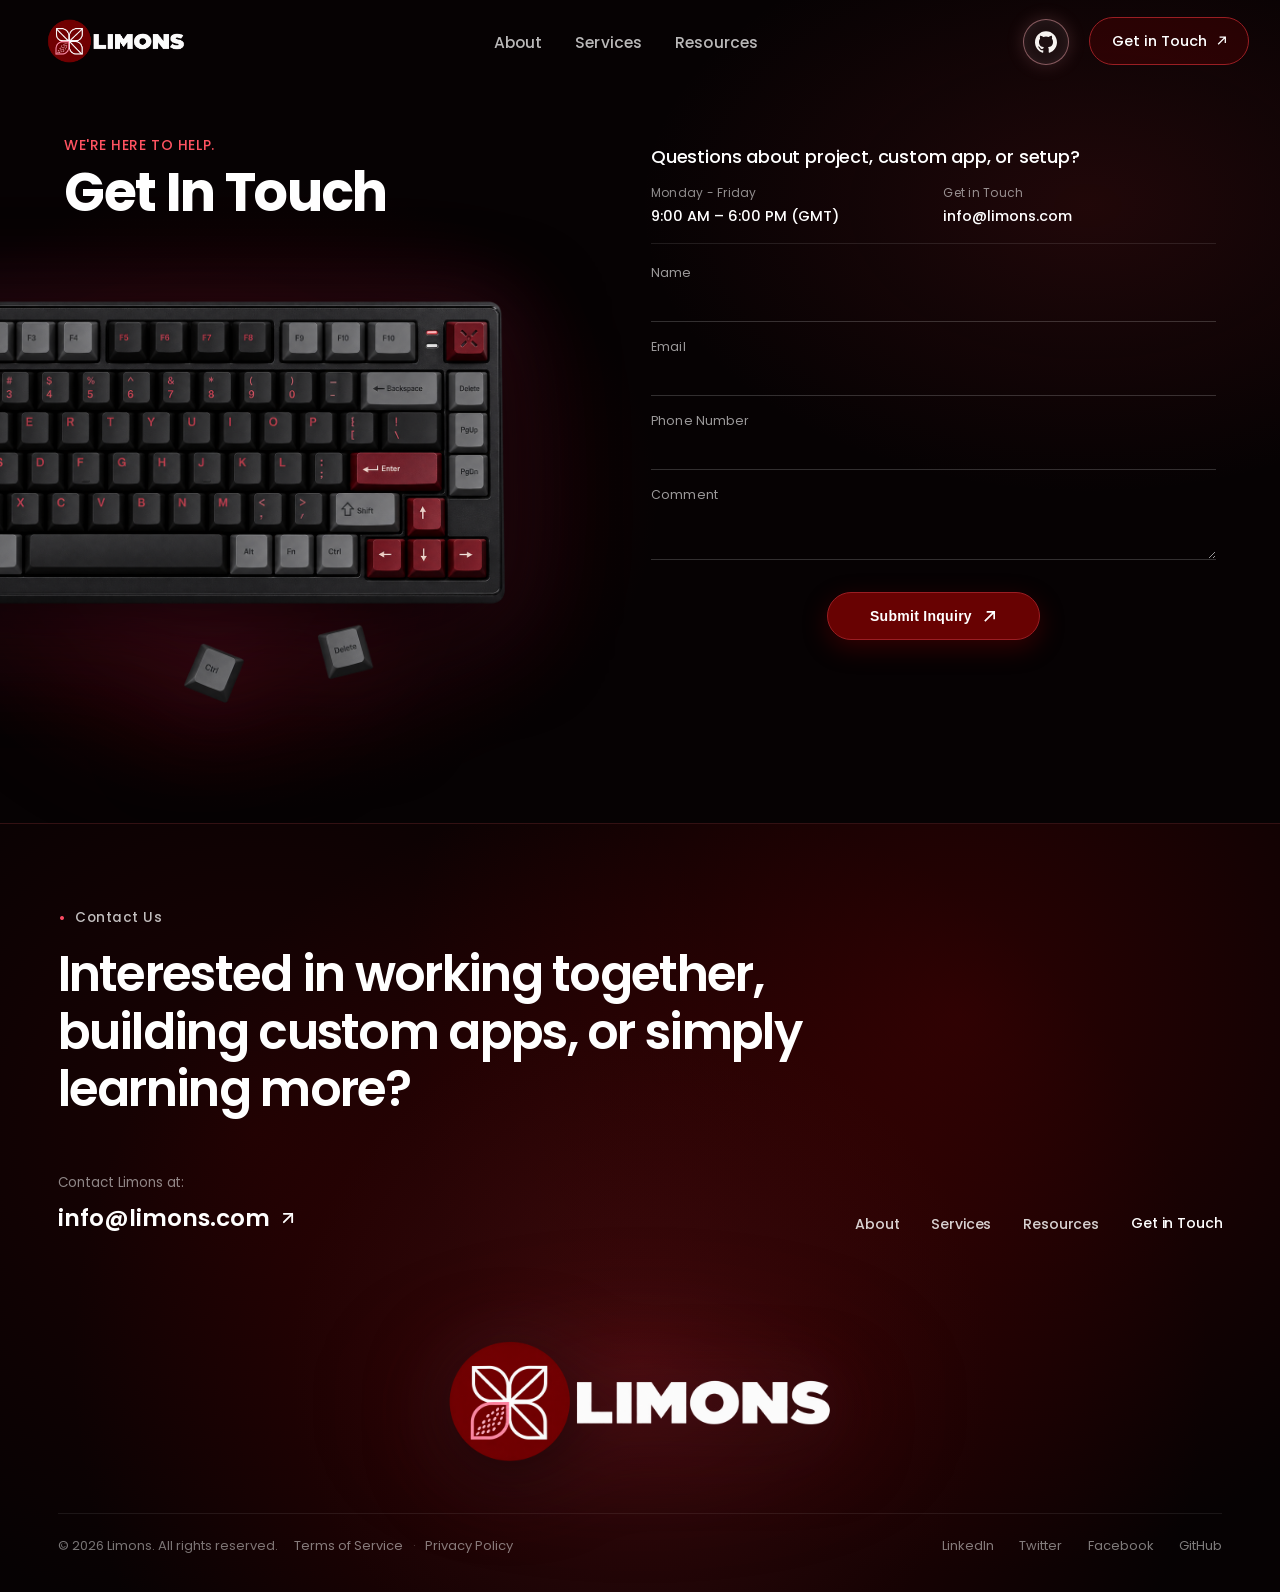
<file: contact.html>
<!DOCTYPE html>
<html lang="en">
<head>
  <meta charset="UTF-8">
  <meta name="viewport" content="width=device-width, initial-scale=1.0">
  <meta name="description" content="Get In Touch with Limons | Have questions about project architecture, custom mobile app development, or technical setup? Contact our team.">
  <title>Get In Touch | Limons | We Build Apps</title>
  <link rel="icon" type="image/png" href="assets/images/brand/favicon.png">
  <link rel="shortcut icon" href="favicon.ico">
  <link rel="apple-touch-icon" href="assets/images/brand/favicon.png">
  
  <link rel="preconnect" href="https://fonts.googleapis.com">
  <link rel="preconnect" href="https://fonts.gstatic.com" crossorigin>
  <link href="https://fonts.googleapis.com/css2?family=Poppins:ital,wght@0,300;0,400;0,500;0,600;0,700;0,800;1,400;1,600&display=swap" rel="stylesheet">
  
  <style>
    :root {
      --u: min(100vw / 1672, 100vh / 941);
      --maroon: #680202;
      --brand-red: #9A1E23;
      --neon-red: #ff3366;
      --neon-pink: #ff5361;
      --neon-glow: rgba(255, 51, 102, 0.45);
      --pink: #F3A5AD;
      --ink: #060203;
      --paper: #F7F4F1;
      --ease: cubic-bezier(.16, 1, .3, 1);
    }

    * {
      margin: 0;
      padding: 0;
      box-sizing: border-box;
    }

    html {
      scroll-behavior: smooth;
      background: #060203;
      color: #fff;
      font-family: 'Poppins', system-ui, -apple-system, sans-serif;
      scrollbar-width: thin;
      scrollbar-color: #9A1E23 #0a0304;
    }

    ::-webkit-scrollbar { width: 9px; height: 9px; }
    ::-webkit-scrollbar-track { background: #0a0304; }
    ::-webkit-scrollbar-thumb {
      background: linear-gradient(#c2244a, #680202);
      border-radius: 99px;
      border: 2px solid #0a0304;
    }
    ::-webkit-scrollbar-thumb:hover { background: linear-gradient(#ff3d6e, #9A1E23); }

    body {
      background: #060203;
      color: #fff;
      font-family: 'Poppins', system-ui, -apple-system, sans-serif;
      overflow-x: hidden;
      min-height: 100vh;
      position: relative;
    }

    /* ---------- GLOBAL AURORA & NOISE ---------- */
    .bg-aurora-wrap {
      position: fixed;
      inset: 0;
      pointer-events: none;
      z-index: 0;
      overflow: hidden;
    }

    @keyframes auroraA {
      0% { transform: translate3d(-3%, -2%, 0) rotate(0deg) scale(1); }
      50% { transform: translate3d(3%, 3%, 0) rotate(6deg) scale(1.08); }
      100% { transform: translate3d(-2%, 3%, 0) rotate(-5deg) scale(1.03); }
    }

    @keyframes auroraB {
      0% { transform: translate3d(2%, 3%, 0) rotate(0deg) scale(1.04); }
      50% { transform: translate3d(-3%, -2%, 0) rotate(-7deg) scale(1.12); }
      100% { transform: translate3d(2%, -2%, 0) rotate(5deg) scale(1); }
    }

    .aurora-layer-1 {
      position: absolute;
      inset: -25%;
      background:
        radial-gradient(38% 40% at 20% 28%, rgba(154, 30, 35, .58), transparent 70%),
        radial-gradient(34% 36% at 80% 20%, rgba(104, 2, 2, .85), transparent 70%),
        radial-gradient(36% 38% at 70% 75%, rgba(154, 30, 35, .38), transparent 70%),
        linear-gradient(120deg, #1A0A0B 0%, #2a0709 50%, #1A0A0B 100%);
      animation: auroraA 30s ease-in-out infinite alternate;
      will-change: transform;
    }

    .aurora-layer-2 {
      position: absolute;
      inset: -25%;
      background:
        radial-gradient(28% 30% at 32% 72%, rgba(243, 165, 173, .12), transparent 70%),
        radial-gradient(32% 32% at 62% 38%, rgba(104, 2, 2, .65), transparent 70%),
        radial-gradient(40% 40% at 85% 85%, rgba(154, 30, 35, .3), transparent 70%);
      animation: auroraB 36s ease-in-out infinite alternate;
      will-change: transform;
    }

    .aurora-shade {
      position: absolute;
      inset: 0;
      background:
        radial-gradient(ellipse 42% 38% at 10% 5%, rgba(6, 2, 3, .85), rgba(6, 2, 3, .45) 55%, transparent 80%),
        linear-gradient(180deg, rgba(6, 2, 3, .2) 0%, transparent 45%, rgba(6, 2, 3, .75) 100%);
    }

    .aurora-noise {
      position: absolute;
      inset: 0;
      opacity: .055;
      mix-blend-mode: overlay;
      background-image: url("data:image/svg+xml,%3Csvg xmlns='http://www.w3.org/2000/svg' width='160' height='160'%3E%3Cfilter id='n'%3E%3CfeTurbulence baseFrequency='.9' numOctaves='2'/%3E%3C/filter%3E%3Crect width='160' height='160' filter='url(%23n)'/%3E%3C/svg%3E");
    }

    /* ---------- SHARED HEADER / NAVBAR ---------- */
    .site-header {
      position: absolute;
      top: 0;
      left: 0;
      width: 100%;
      z-index: 150;
      background: transparent;
      border: 0;
    }

    .header-inner {
      position: relative;
      width: 100%;
      max-width: none;
      margin: 0;
      height: 108px;
      display: flex;
      align-items: center;
      justify-content: space-between;
      padding: 0;
    }

    .brand-logo,
    .logo {
      position: absolute;
      left: calc(var(--u)*64);
      top: calc(var(--u)*6);
      display: flex;
      align-items: center;
      z-index: 100;
      text-decoration: none;
    }

    .brand-logo img,
    .logo img {
      height: calc(var(--u)*104);
      width: calc(var(--u)*104);
      display: block;
      object-fit: cover;
      object-position: 5% center;
      border-radius: 50%;
      clip-path: circle(46% at 50% 50%);
    }

    .nav-menu {
      position: absolute;
      top: calc(var(--u)*36);
      left: calc(var(--u)*470);
      width: calc(var(--u)*740);
      display: flex;
      align-items: center;
      justify-content: center;
      gap: calc(var(--u)*32);
      z-index: 90;
      pointer-events: auto;
    }

    .nav-link {
      font-size: calc(var(--u)*19.5);
      color: rgba(255, 255, 255, .72);
      text-decoration: none;
      transition: color .35s ease, background .35s ease;
      white-space: nowrap;
      display: inline-flex;
      align-items: center;
      gap: calc(var(--u)*6);
      cursor: pointer;
    }

    .nav-link:hover,
    .nav-link.on {
      color: #fff;
    }

    .drop-arrow {
      width: calc(var(--u)*10);
      height: calc(var(--u)*6);
      transition: transform .5s var(--ease);
      stroke: currentColor;
    }

    .nav-item-dropdown {
      position: relative;
      display: inline-flex;
      align-items: center;
      padding: calc(var(--u)*8) 0;
    }

    .nav-item-dropdown:hover .drop-arrow {
      transform: rotate(180deg);
    }

    .dropdown-menu {
      position: absolute;
      top: 100%;
      left: 50%;
      transform: translateX(-50%) translateY(12px);
      width: calc(var(--u)*360);
      min-width: 290px;
      background: rgba(12, 4, 7, 0.96);
      backdrop-filter: blur(24px);
      -webkit-backdrop-filter: blur(24px);
      border: 1px solid rgba(255, 83, 97, 0.35);
      border-radius: calc(var(--u)*18);
      padding: calc(var(--u)*10);
      box-shadow: 0 calc(var(--u)*24) calc(var(--u)*60) rgba(0, 0, 0, 0.8), 0 0 calc(var(--u)*30) rgba(255, 83, 97, 0.18);
      opacity: 0;
      visibility: hidden;
      pointer-events: none;
      transition: opacity .45s var(--ease), transform .55s var(--ease), visibility .45s;
      z-index: 120;
    }

    .nav-item-dropdown:hover .dropdown-menu,
    .nav-item-dropdown:focus-within .dropdown-menu {
      opacity: 1;
      visibility: visible;
      pointer-events: auto;
      transform: translateX(-50%) translateY(0);
    }

    .dropdown-item {
      display: flex;
      align-items: center;
      gap: calc(var(--u)*12);
      padding: calc(var(--u)*10) calc(var(--u)*14);
      border-radius: calc(var(--u)*12);
      color: rgba(255, 255, 255, 0.82);
      text-decoration: none;
      transition: all .35s var(--ease);
    }

    .dropdown-item:hover {
      background: rgba(255, 83, 97, 0.18);
      color: #fff;
      transform: translateX(calc(var(--u)*4));
    }

    .drop-badge {
      width: calc(var(--u)*34);
      height: calc(var(--u)*34);
      border-radius: calc(var(--u)*10);
      background: rgba(255, 255, 255, 0.08);
      border: 1px solid rgba(255, 255, 255, 0.15);
      display: grid;
      place-items: center;
      color: var(--pink);
      flex-shrink: 0;
      transition: all 0.3s ease;
    }

    .drop-badge svg {
      width: calc(var(--u)*18);
      height: calc(var(--u)*18);
      stroke: currentColor;
      fill: none;
      stroke-width: 1.8;
      stroke-linecap: round;
      stroke-linejoin: round;
    }

    .dropdown-item:hover .drop-badge {
      background: linear-gradient(135deg, #ff5361, #ea2b64);
      color: #fff;
      border-color: transparent;
      box-shadow: 0 0 calc(var(--u)*14) rgba(255, 83, 97, 0.45);
    }

    .drop-text {
      display: flex;
      flex-direction: column;
      text-align: left;
    }

    .drop-title {
      font-size: calc(var(--u)*14.5);
      font-weight: 600;
      color: #fff;
      line-height: 1.2;
    }

    .drop-desc {
      font-size: calc(var(--u)*11);
      color: rgba(255, 255, 255, 0.52);
      margin-top: calc(var(--u)*2);
      line-height: 1.2;
    }

    .header-actions {
      position: absolute;
      left: calc(var(--u)*1286);
      top: calc(var(--u)*20);
      display: flex;
      align-items: center;
      gap: calc(var(--u)*16);
      z-index: 110;
    }

    .gh-trigger {
      width: 44px;
      height: 44px;
      border-radius: 50%;
      background: rgba(255, 255, 255, 0.06);
      border: 1px solid rgba(255, 255, 255, 0.14);
      display: grid;
      place-items: center;
      color: #fff;
      text-decoration: none;
      transition: all 0.3s ease;
    }

    .gh-trigger svg {
      width: 20px;
      height: 20px;
      fill: currentColor;
    }

    .gh-trigger:hover {
      background: rgba(255, 83, 97, 0.22);
      border-color: rgba(255, 83, 97, 0.5);
      box-shadow: 0 0 16px rgba(255, 83, 97, 0.4);
    }

    .btn-contact {
      position: relative;
      width: calc(var(--u)*172);
      height: calc(var(--u)*54);
      border: calc(var(--u)*1.6) solid #c04057;
      border-radius: 99px;
      display: flex;
      align-items: center;
      justify-content: center;
      gap: calc(var(--u)*9);
      font-size: calc(var(--u)*18.5);
      font-weight: 500;
      color: #fff;
      text-decoration: none;
      background: rgba(80, 10, 20, .25);
      transition: background .35s, box-shadow .35s, transform .2s;
      white-space: nowrap;
    }

    .btn-contact:hover,
    .btn-contact.on {
      background: rgba(192, 64, 87, .35);
      box-shadow: 0 0 calc(var(--u)*30) rgba(192, 64, 87, .45);
      border-color: #ff5361;
      transform: translateY(-1px);
    }

    .btn-contact svg {
      width: calc(var(--u)*15);
      height: calc(var(--u)*15);
    }

    .mobile-toggle {
      display: none;
      flex-direction: column;
      gap: 5px;
      background: transparent;
      border: none;
      cursor: pointer;
      padding: 8px;
      z-index: 330;
    }

    .mobile-toggle span {
      display: block;
      width: 24px;
      height: 2px;
      background: #fff;
      border-radius: 2px;
      transition: transform 0.3s ease, opacity 0.3s ease;
    }

    /* ===================================================================
       DEDICATED CONTACT / GET IN TOUCH HERO SECTION
       =================================================================== */
    .services-inquiry-section {
      position: relative;
      padding: clamp(130px, 15vh, 175px) clamp(24px, 5vw, 80px) clamp(70px, 9vh, 110px);
      z-index: 25;
      background: radial-gradient(45% 55% at 20% 60%, rgba(104, 2, 2, 0.28), transparent 70%),
                  radial-gradient(50% 50% at 85% 25%, rgba(154, 30, 35, 0.18), transparent 70%),
                  #060203;
      overflow: hidden;
      min-height: calc(100vh - 460px);
      display: flex;
      align-items: center;
    }

    .inquiry-container {
      max-width: 1320px;
      width: 100%;
      margin: 0 auto;
      display: grid;
      grid-template-columns: 1fr 1.08fr;
      gap: clamp(32px, 5vw, 80px);
      align-items: start;
    }

    /* Left Column: Heading + Mechanical Keyboard Visual */
    .inquiry-left {
      position: relative;
      display: flex;
      flex-direction: column;
    }

    .contact-eyebrow {
      font-size: 14px;
      font-weight: 500;
      color: #ff5361;
      margin-bottom: 8px;
      letter-spacing: 0.04em;
      text-transform: uppercase;
    }

    .contact-main-title {
      font-size: clamp(36px, 4.2vw, 56px);
      font-weight: 700;
      letter-spacing: -0.025em;
      color: #ffffff;
      line-height: 1.08;
      margin-bottom: 12px;
    }

    .contact-visual-wrap {
      position: relative;
      width: 100%;
      display: flex;
      align-items: center;
      justify-content: flex-start;
      margin-left: calc(-1 * clamp(200px, 18vw, 300px));
      margin-top: -10px;
    }

    .contact-visual-glow {
      position: absolute;
      left: 24%;
      top: 15%;
      width: 480px;
      height: 480px;
      border-radius: 50%;
      background: radial-gradient(circle, rgba(234, 43, 100, 0.28) 0%, rgba(104, 2, 2, 0.14) 50%, transparent 70%);
      filter: blur(55px);
      pointer-events: none;
      z-index: 1;
      animation: pulseGlow 6s ease-in-out infinite alternate;
    }

    @keyframes pulseGlow {
      0% { transform: scale(0.92); opacity: 0.55; }
      100% { transform: scale(1.08); opacity: 0.85; }
    }

    .contact-keyboard-img {
      position: relative;
      z-index: 2;
      width: clamp(690px, 54vw, 840px);
      max-width: none;
      height: auto;
      display: block;
      filter: drop-shadow(0 25px 50px rgba(0, 0, 0, 0.9)) drop-shadow(0 0 35px rgba(234, 43, 100, 0.22));
      transition: transform 0.6s cubic-bezier(0.16, 1, 0.3, 1);
    }

    .contact-visual-wrap:hover .contact-keyboard-img {
      transform: translateY(-4px) scale(1.01);
    }

    /* Right Column: Question + Meta + Underline Form */
    .inquiry-right {
      position: relative;
      display: flex;
      flex-direction: column;
      padding-top: 10px;
    }

    .contact-question-title {
      font-size: clamp(16px, 1.4vw, 20px);
      font-weight: 500;
      color: #ffffff;
      line-height: 1.3;
      margin-bottom: 16px;
      letter-spacing: -0.01em;
    }

    .contact-meta-row {
      display: grid;
      grid-template-columns: 1fr 1fr;
      gap: 20px;
      padding-bottom: 16px;
      margin-bottom: 20px;
      border-bottom: 1px solid rgba(255, 255, 255, 0.1);
    }

    .contact-meta-item {
      display: flex;
      flex-direction: column;
      gap: 4px;
    }

    .contact-meta-label {
      font-size: 12px;
      font-weight: 400;
      color: rgba(255, 255, 255, 0.55);
      letter-spacing: 0.02em;
    }

    .contact-meta-val {
      font-size: 14.5px;
      font-weight: 500;
      color: #ffffff;
    }

    .contact-mail-link {
      color: #ffffff;
      text-decoration: none;
      transition: color 0.25s ease;
    }

    .contact-mail-link:hover {
      color: #ff5361;
    }

    /* Minimalist Underline Form Inputs */
    .contact-minimal-form {
      display: flex;
      flex-direction: column;
      gap: 16px;
      width: 100%;
    }

    .contact-field-group {
      position: relative;
      display: flex;
      flex-direction: column;
      gap: 4px;
    }

    .contact-field-label {
      font-size: 12.5px;
      font-weight: 400;
      color: rgba(255, 255, 255, 0.6);
      letter-spacing: 0.01em;
      transition: color 0.25s ease;
    }

    .contact-field-input,
    .contact-field-textarea {
      width: 100%;
      background: transparent !important;
      border: none !important;
      border-bottom: 1px solid rgba(255, 255, 255, 0.18) !important;
      border-radius: 0 !important;
      padding: 6px 0 8px 0;
      font-size: 14.5px;
      color: #ffffff;
      font-family: inherit;
      outline: none;
      transition: border-color 0.3s ease, box-shadow 0.3s ease;
    }

    .contact-field-textarea {
      min-height: 52px;
      height: 52px;
      resize: vertical;
    }

    .contact-field-input:focus,
    .contact-field-textarea:focus {
      border-bottom-color: #ff5361 !important;
      box-shadow: 0 1px 0 #ff5361, 0 8px 20px -8px rgba(255, 83, 97, 0.45) !important;
    }

    .contact-field-group:focus-within .contact-field-label {
      color: #ff5361;
    }

    /* Submit Button (Pill shape, centered in form) */
    .contact-submit-wrap {
      margin-top: 16px;
      width: 100%;
      display: flex;
      justify-content: center;
    }

    .btn-send {
      position: relative;
      overflow: hidden;
      isolation: isolate;
      width: fit-content !important;
      max-width: fit-content !important;
      display: inline-flex !important;
      align-items: center;
      justify-content: center;
      gap: 10px;
      padding: 0 42px !important;
      height: 48px;
      border-radius: 999px !important;
      background: rgba(104, 2, 2, 0.5);
      border: 1px solid rgba(255, 83, 97, 0.45);
      color: #fff;
      font-size: 14px;
      font-weight: 600;
      letter-spacing: 0.02em;
      cursor: pointer;
      transition: all 0.35s cubic-bezier(.16, 1, .3, 1);
      box-shadow: 0 8px 24px rgba(104, 2, 2, 0.4);
    }

    .btn-send::before {
      content: "";
      position: absolute;
      left: -12%;
      right: -12%;
      bottom: -2px;
      height: 0;
      z-index: -1;
      background: linear-gradient(0deg, #9A1E23 0%, #ea2b64 100%);
      border-radius: 50% 50% 0 0 / 100% 100% 0 0;
      transition: height 0.55s cubic-bezier(.16, 1, .3, 1), border-radius 0.55s cubic-bezier(.16, 1, .3, 1);
      pointer-events: none;
    }

    .btn-send:hover::before,
    .btn-send:focus-visible::before {
      height: 145%;
      border-radius: 0;
    }

    .btn-send:hover {
      border-color: #ff5361;
      box-shadow: 0 10px 32px rgba(255, 83, 97, 0.55);
      transform: translateY(-2px);
    }

    .btn-send > * {
      position: relative;
      z-index: 1;
    }

    /* Toast Notification */
    .toast-popup {
      position: fixed;
      bottom: 30px;
      right: 30px;
      background: rgba(18, 5, 8, 0.95);
      border: 1.5px solid #ff4d6d;
      border-radius: 16px;
      padding: 18px 24px;
      box-shadow: 0 16px 45px rgba(0,0,0,0.8), 0 0 25px rgba(255, 51, 102, 0.4);
      display: flex;
      align-items: center;
      gap: 14px;
      z-index: 9999;
      transform: translateY(100px);
      opacity: 0;
      visibility: hidden;
      transition: all 0.4s var(--ease);
      backdrop-filter: blur(20px);
    }

    .toast-popup.show {
      transform: translateY(0);
      opacity: 1;
      visibility: visible;
    }

    .toast-check {
      width: 32px;
      height: 32px;
      border-radius: 50%;
      background: linear-gradient(135deg, #ff5361, #ea2b64);
      display: grid;
      place-items: center;
      color: #fff;
      flex-shrink: 0;
    }

    .toast-check svg {
      width: 16px;
      height: 16px;
      stroke: #fff;
      fill: none;
      stroke-width: 2.5;
    }

    .toast-content h6 {
      font-size: 14.5px;
      font-weight: 600;
      color: #fff;
      margin-bottom: 2px;
    }

    .toast-content p {
      font-size: 12px;
      color: rgba(255, 255, 255, 0.7);
    }

    /* ==========================================================
       LUXURY CTA & BRAND FOOTER (Limons Branding)
    ========================================================== */
    .limons-cta-footer {
      position: relative;
      background: #060203;
      color: #ffffff;
      padding: clamp(72px, 9vh, 120px) 0 clamp(32px, 4vh, 48px);
      overflow: hidden;
      z-index: 30;
      border-top: 1px solid rgba(255, 83, 97, 0.18);
    }

    .cta-footer-nebula {
      position: absolute;
      inset: 0;
      pointer-events: none;
      z-index: 1;
      background:
        radial-gradient(circle at 75% 25%, rgba(104, 2, 2, 0.38) 0%, transparent 50%),
        radial-gradient(circle at 50% 70%, rgba(154, 30, 35, 0.32) 0%, rgba(104, 2, 2, 0.16) 42%, transparent 68%),
        radial-gradient(circle at 20% 40%, rgba(104, 2, 2, 0.22) 0%, transparent 45%);
    }

    .cta-footer-container {
      position: relative;
      z-index: 2;
      width: min(1200px, 91vw);
      margin: 0 auto;
      display: flex;
      flex-direction: column;
    }

    .cta-eyebrow {
      display: inline-flex;
      align-items: center;
      gap: 9px;
      font-size: 13.5px;
      font-weight: 500;
      letter-spacing: 0.04em;
      color: rgba(255, 255, 255, 0.75);
      margin-bottom: clamp(14px, 2vh, 22px);
    }

    .cta-eyebrow .cta-bullet {
      color: #fa4b63;
      font-size: 16px;
      line-height: 1;
    }

    .cta-headline {
      font-size: clamp(32px, 3.8vw, 56px);
      font-weight: 600;
      line-height: 1.18;
      letter-spacing: -0.035em;
      color: #ffffff;
      max-width: 880px;
      margin: 0 0 clamp(44px, 6vh, 72px) 0;
    }

    .cta-mid-row {
      display: flex;
      justify-content: space-between;
      align-items: flex-end;
      flex-wrap: wrap;
      gap: 32px;
      margin-bottom: clamp(60px, 8vh, 100px);
    }

    .cta-contact-block {
      display: flex;
      flex-direction: column;
      gap: 8px;
    }

    .cta-contact-lbl {
      font-size: 13.5px;
      font-weight: 400;
      color: rgba(255, 255, 255, 0.52);
      letter-spacing: -0.01em;
    }

    .cta-email-link {
      display: inline-flex;
      align-items: center;
      gap: 8px;
      font-size: clamp(19px, 1.8vw, 25px);
      font-weight: 600;
      color: #ffffff;
      text-decoration: none;
      transition: color 0.25s ease;
    }

    .cta-email-link .arrow-icon {
      display: inline-block;
      width: 20px;
      height: 20px;
      transition: transform 0.25s ease;
    }

    .cta-email-link:hover {
      color: #fa4b63;
    }

    .cta-email-link:hover .arrow-icon {
      transform: translate(3px, -3px);
    }

    .cta-nav-links {
      display: flex;
      align-items: center;
      gap: clamp(20px, 2.5vw, 42px);
      flex-wrap: wrap;
    }

    .cta-nav-links a {
      font-size: clamp(14px, 1.1vw, 16px);
      font-weight: 500;
      color: rgba(255, 255, 255, 0.82);
      text-decoration: none;
      letter-spacing: -0.01em;
      transition: color 0.2s ease, transform 0.2s ease;
      position: relative;
    }

    .cta-nav-links a:hover,
    .cta-nav-links a.on {
      color: #ffffff;
      transform: translateY(-1px);
    }

    .cta-brand-display {
      position: relative;
      width: 100%;
      display: flex;
      justify-content: center;
      align-items: center;
      padding: clamp(20px, 3vh, 40px) 0 clamp(40px, 5vh, 65px);
    }

    .cta-brand-ambient {
      position: absolute;
      width: min(520px, 75vw);
      height: 150px;
      background: radial-gradient(ellipse at center, rgba(168, 25, 45, 0.42) 0%, rgba(104, 2, 2, 0.2) 48%, transparent 72%);
      filter: blur(55px);
      pointer-events: none;
      z-index: 1;
    }

    .cta-brand-link {
      display: block;
      width: 100%;
      max-width: clamp(260px, 34vw, 460px);
      margin: 0 auto;
      text-align: center;
      position: relative;
      z-index: 2;
    }

    .cta-giant-logo {
      width: 100%;
      max-width: 100%;
      height: auto;
      object-fit: contain;
      filter: drop-shadow(0 15px 40px rgba(0, 0, 0, 0.85)) drop-shadow(0 0 30px rgba(250, 75, 99, 0.16));
      user-select: none;
      transition: transform 0.5s cubic-bezier(0.16, 1, 0.3, 1), filter 0.5s ease;
    }

    .cta-giant-logo:hover {
      transform: scale(1.012);
      filter: drop-shadow(0 20px 50px rgba(0, 0, 0, 0.9)) drop-shadow(0 0 45px rgba(250, 75, 99, 0.28));
    }

    .cta-bottom-bar {
      display: flex;
      justify-content: space-between;
      align-items: center;
      flex-wrap: wrap;
      gap: 16px;
      padding-top: clamp(20px, 2.5vh, 28px);
      border-top: 1px solid rgba(255, 255, 255, 0.08);
      font-size: 13px;
      color: rgba(255, 255, 255, 0.45);
    }

    .cta-socials {
      display: flex;
      align-items: center;
      gap: clamp(18px, 2vw, 28px);
    }

    .cta-socials a {
      color: rgba(255, 255, 255, 0.48);
      text-decoration: none;
      font-size: 13px;
      transition: color 0.2s ease;
    }

    .cta-socials a:hover {
      color: #fa4b63;
    }

    @media (max-width: 980px) {
      .inquiry-container {
        grid-template-columns: 1fr;
        gap: 40px;
      }
      .contact-main-title {
        margin-bottom: 20px;
      }
      .contact-visual-wrap {
        margin-left: 0;
        justify-content: center;
      }
      .contact-keyboard-img {
        max-width: 480px;
        width: 100%;
        margin: 0 auto;
      }
    }

    @media (max-width: 600px) {
      .contact-meta-row {
        grid-template-columns: 1fr;
        gap: 16px;
      }
      .contact-visual-wrap {
        margin-left: 0;
      }
      .contact-keyboard-img {
        max-width: 320px;
      }
    }
  </style>

  <link rel="stylesheet" href="assets/css/site-header.css">
  <link rel="stylesheet" href="assets/css/motion.css">
  <link rel="stylesheet" href="assets/css/brand-ui.css">
</head>
<body class="mo-no-body-fade">

  <!-- DYNAMIC AURORA & BRAND AMBIENT BACKGROUND -->
  <div class="bg-aurora-wrap" aria-hidden="true">
    <div class="aurora-layer-1"></div>
    <div class="aurora-layer-2"></div>
    <div class="aurora-shade"></div>
    <div class="aurora-noise"></div>
  </div>

  <!-- SHARED HEADER (Same as Home & Services Page) -->
  <header class="site-header" id="top">
    <div class="header-inner">
      <a class="brand-logo" href="index.html" aria-label="Limons Home">
        <img src="assets/images/brand/Horizontal Logo.png" alt="Limons">
      </a>

      <!-- UNIFIED NAVIGATION -->
      <nav class="nav-menu" id="mainNav" aria-label="Primary navigation">
        <a class="nav-link" href="about.html">About</a>
        <a class="nav-link" href="services.html">Services</a>

        <!-- Products dropdown -->
        <div class="nav-item-dropdown" id="productsDropdown">
          <a class="nav-link nav-drop-trigger" href="javascript:void(0)" aria-haspopup="true" aria-expanded="false">
            Products
            <svg class="drop-arrow" viewBox="0 0 10 6" fill="none" stroke="currentColor" stroke-width="1.8" stroke-linecap="round"><path d="M1 1l4 4 4-4"/></svg>
          </a>
          <div class="dropdown-menu" role="menu">
            <a class="dropdown-item" href="product1.html">
              <span class="drop-badge"><svg viewBox="0 0 24 24"><rect x="2" y="5" width="20" height="13" rx="2"/><path d="M8 21h8M12 18v3"/></svg></span>
              <div class="drop-text">
                <span class="drop-title">Social TV</span>
                <span class="drop-desc">Interactive engagement platform</span>
              </div>
            </a>
            <a class="dropdown-item" href="product2.html">
              <span class="drop-badge"><svg viewBox="0 0 24 24"><path d="M4 12a8 8 0 0 1 14-5.3L20 8"/><path d="M20 4v4h-4"/><path d="M20 12a8 8 0 0 1-14 5.3L4 16"/><path d="M4 20v-4h4"/></svg></span>
              <div class="drop-text">
                <span class="drop-title">File Sync</span>
                <span class="drop-desc">Real-time mobile file synchronization</span>
              </div>
            </a>
            <a class="dropdown-item" href="product3.html">
              <span class="drop-badge"><svg viewBox="0 0 24 24"><path d="M13 2L4 14h7l-1 8 9-12h-7l1-8z"/></svg></span>
              <div class="drop-text">
                <span class="drop-title">On-Demand</span>
                <span class="drop-desc">Real-time matching &amp; dispatch</span>
              </div>
            </a>
            <a class="dropdown-item" href="product4.html">
              <span class="drop-badge"><svg viewBox="0 0 24 24"><rect x="3" y="5" width="18" height="14" rx="2.5"/><polygon points="10,9 15,12 10,15" fill="currentColor"/></svg></span>
              <div class="drop-text">
                <span class="drop-title">Video Player</span>
                <span class="drop-desc">Monetization &amp; streaming SDK</span>
              </div>
            </a>
          </div>
        </div>

        <a class="nav-link" href="resources.html">Resources</a>
        <a class="mobile-contact nav-link on" href="contact.html">Get in Touch<svg viewBox="0 0 16 16" fill="none" stroke="currentColor" stroke-width="1.8"><path d="M3 13L13 3M5 3h8v8"/></svg></a>
      </nav>

      <div class="header-actions">
        <div class="gh-hover">
          <a class="gh-trigger" href="https://github.com/appscend" target="_blank" rel="noopener noreferrer" aria-label="Open Source on GitHub">
            <svg viewBox="0 0 24 24" aria-hidden="true"><path d="M12 .3C5.37.3 0 5.67 0 12.3c0 5.3 3.44 9.8 8.21 11.39.6.11.82-.26.82-.58 0-.28-.01-1.04-.02-2.04-3.34.73-4.04-1.61-4.04-1.61-.55-1.39-1.33-1.76-1.33-1.76-1.09-.74.08-.73.08-.73 1.2.09 1.84 1.24 1.84 1.24 1.07 1.83 2.8 1.3 3.49 1 .11-.78.42-1.3.76-1.6-2.67-.3-5.47-1.33-5.47-5.93 0-1.31.47-2.38 1.24-3.22-.12-.3-.54-1.52.12-3.18 0 0 1.01-.32 3.3 1.23a11.5 11.5 0 0 1 6 0c2.29-1.55 3.3-1.23 3.3-1.23.66 1.66.24 2.88.12 3.18.77.84 1.24 1.91 1.24 3.22 0 4.61-2.81 5.62-5.48 5.92.43.37.81 1.1.81 2.23 0 1.61-.01 2.91-.01 3.31 0 .32.22.7.83.58C20.56 22.1 24 17.6 24 12.3 24 5.67 18.63.3 12 .3z"/></svg>
          </a>
          <div class="gh-modal" role="tooltip">
            <h4>Open Source</h4>
            <p>Check out our GitHub profile to explore our development tools, frameworks and open source contributions.</p>
            <a class="gh-modal-btn" href="https://github.com/appscend" target="_blank" rel="noopener noreferrer">
              <svg viewBox="0 0 24 24" aria-hidden="true"><path d="M12 .3C5.37.3 0 5.67 0 12.3c0 5.3 3.44 9.8 8.21 11.39.6.11.82-.26.82-.58 0-.28-.01-1.04-.02-2.04-3.34.73-4.04-1.61-4.04-1.61-.55-1.39-1.33-1.76-1.33-1.76-1.09-.74.08-.73.08-.73 1.2.09 1.84 1.24 1.84 1.24 1.07 1.83 2.8 1.3 3.49 1 .11-.78.42-1.3.76-1.6-2.67-.3-5.47-1.33-5.47-5.93 0-1.31.47-2.38 1.24-3.22-.12-.3-.54-1.52.12-3.18 0 0 1.01-.32 3.3 1.23a11.5 11.5 0 0 1 6 0c2.29-1.55 3.3-1.23 3.3-1.23.66 1.66.24 2.88.12 3.18.77.84 1.24 1.91 1.24 3.22 0 4.61-2.81 5.62-5.48 5.92.43.37.81 1.1.81 2.23 0 1.61-.01 2.91-.01 3.31 0 .32.22.7.83.58C20.56 22.1 24 17.6 24 12.3 24 5.67 18.63.3 12 .3z"/></svg>
              View on Github
            </a>
          </div>
        </div>
        <a class="btn-contact on" href="contact.html">
          Get in Touch
          <svg viewBox="0 0 16 16" fill="none" stroke="currentColor" stroke-width="1.8"><path d="M3 13L13 3M5 3h8v8"/></svg>
        </a>
        <button class="mobile-toggle" id="mobileToggle" aria-label="Toggle navigation">
          <span></span><span></span><span></span>
        </button>
      </div>
    </div>
  </header>

  <!-- ===================================================================
       GET IN TOUCH / CONTACT SECTION (Dedicated Page Presentation)
       =================================================================== -->
  <main>
    <section class="services-inquiry-section" id="contact-form">
      <div class="inquiry-container">
        
        <!-- Left Column: Heading + Mechanical Keyboard Visual -->
        <div class="inquiry-left mo-reveal">
          <p class="contact-eyebrow">We're here to help.</p>
          <h1 class="contact-main-title">Get In Touch</h1>
          <div class="contact-visual-wrap">
            <div class="contact-visual-glow" aria-hidden="true"></div>
            <img src="assets/images/contact/Burgundy Accented Mechanical Keyboard.png" 
                 alt="Limons Engineering Mechanical Keyboard" 
                 class="contact-keyboard-img"
                 loading="lazy">
          </div>
        </div>

        <!-- Right Column: Question + Meta + Minimal Underline Form -->
        <div class="inquiry-right mo-reveal mo-s1">
          <h2 class="contact-question-title">Questions about project, custom app, or setup?</h2>
          
          <div class="contact-meta-row">
            <div class="contact-meta-item">
              <span class="contact-meta-label">Monday - Friday</span>
              <span class="contact-meta-val">9:00 AM – 6:00 PM (GMT)</span>
            </div>
            <div class="contact-meta-item">
              <span class="contact-meta-label">Get in Touch</span>
              <a href="mailto:info@limons.com" class="contact-meta-val contact-mail-link">info@limons.com</a>
            </div>
          </div>

          <form id="servicesProjectForm" class="contact-minimal-form" onsubmit="handleInquirySubmit(event)">
            <div class="contact-field-group">
              <label for="c_name" class="contact-field-label">Name</label>
              <input type="text" id="c_name" name="name" required class="contact-field-input" autocomplete="name">
            </div>

            <div class="contact-field-group">
              <label for="c_email" class="contact-field-label">Email</label>
              <input type="email" id="c_email" name="email" required class="contact-field-input" autocomplete="email">
            </div>

            <div class="contact-field-group">
              <label for="c_phone" class="contact-field-label">Phone Number</label>
              <input type="tel" id="c_phone" name="phone" class="contact-field-input" autocomplete="tel">
            </div>

            <div class="contact-field-group">
              <label for="c_comment" class="contact-field-label">Comment</label>
              <textarea id="c_comment" name="comment" required class="contact-field-textarea" rows="2"></textarea>
            </div>

            <div class="contact-submit-wrap">
              <button type="submit" class="btn-send btn-submit-inquiry" id="submitInquiryBtn">
                <span>Submit Inquiry</span>
                <svg width="15" height="15" viewBox="0 0 16 16" fill="none" stroke="currentColor" stroke-width="1.8">
                  <path d="M3 13L13 3M5 3h8v8"/>
                </svg>
              </button>
            </div>
          </form>
        </div>

      </div>
    </section>
  </main>

  <!-- ==========================================================
       DATAWIZZ-INSPIRED LUXURY CTA & BRAND FOOTER (Limons Branding)
  ========================================================== -->
  <footer class="limons-cta-footer" id="contact">
    <div class="cta-footer-nebula"></div>

    <div class="cta-footer-container">
      <!-- Top CTA Eyebrow & Query Headline -->
      <div class="cta-top-block mo mo-fade">
        <div class="cta-eyebrow">
          <span class="cta-bullet">•</span> Contact Us
        </div>
        <h2 class="cta-headline">
          Interested in working together, building custom apps, or simply learning more?
        </h2>
      </div>

      <!-- Middle Row: Contact on Left, Nav Links on Right -->
      <div class="cta-mid-row mo mo-fade mo-d1">
        <div class="cta-contact-block">
          <span class="cta-contact-lbl">Contact Limons at:</span>
          <a href="mailto:info@limons.com" class="cta-email-link">
            info@limons.com
            <svg class="arrow-icon" viewBox="0 0 24 24" fill="none" stroke="currentColor" stroke-width="2.2" stroke-linecap="round" stroke-linejoin="round">
              <line x1="7" y1="17" x2="17" y2="7"></line>
              <polyline points="7 7 17 7 17 17"></polyline>
            </svg>
          </a>
        </div>

        <nav class="cta-nav-links" aria-label="Footer Navigation">
          <a href="about.html">About</a>
          <a href="services.html">Services</a>
          <a href="resources.html">Resources</a>
          <a href="contact.html" class="on">Get in Touch</a>
        </nav>
      </div>

      <!-- Giant Brand Signature Display (Datawizz Style) -->
      <div class="cta-brand-display mo mo-fade mo-d2">
        <div class="cta-brand-ambient"></div>
        <a href="index.html" aria-label="Limons Home" class="cta-brand-link">
          <img src="assets/images/brand/Horizontal Logo.png" alt="Limons" class="cta-giant-logo">
        </a>
      </div>

      <!-- Bottom Row: Copyright, Legal Links & Socials -->
      <div class="cta-bottom-bar">
        <div class="cta-bottom-left">
          <span class="cta-copyright">© 2026 Limons. All rights reserved.</span>
          <div class="cta-legal-links">
            <a href="terms.html">Terms of Service</a>
            <span class="cta-legal-sep">·</span>
            <a href="privacy.html">Privacy Policy</a>
          </div>
        </div>
        <div class="cta-socials">
          <a href="https://www.linkedin.com/company/appscend" target="_blank" rel="noopener">LinkedIn</a>
          <a href="https://twitter.com/appscend" target="_blank" rel="noopener">Twitter</a>
          <a href="https://www.facebook.com/Appscend/" target="_blank" rel="noopener">Facebook</a>
          <a href="https://github.com/appscend" target="_blank" rel="noopener">GitHub</a>
        </div>
      </div>
    </div>
  </footer>

  <!-- Toast Notification Feedback -->
  <div class="toast-popup" id="inquiryToast">
    <div class="toast-check">
      <svg viewBox="0 0 24 24"><polyline points="20 6 9 17 4 12"/></svg>
    </div>
    <div class="toast-content">
      <h6>Inquiry Received!</h6>
      <p>Thank you. An engineer will reach out within 24 hours.</p>
    </div>
  </div>

  <script>
    (() => {
      'use strict';

      // Mobile Menu Toggle
      const mobileToggle = document.getElementById('mobileToggle');
      const mainNav = document.getElementById('mainNav');
      if (mobileToggle && mainNav) {
        mobileToggle.addEventListener('click', () => {
          mainNav.classList.toggle('open');
          mobileToggle.classList.toggle('open');
        });
      }
    })();

    // Form Handling
    function handleInquirySubmit(e) {
      e.preventDefault();
      const btn = document.getElementById('submitInquiryBtn');
      const origText = btn.innerHTML;
      btn.innerHTML = '<span>Processing...</span>';
      btn.disabled = true;

      setTimeout(() => {
        btn.innerHTML = '<span>Inquiry Sent! ✓</span>';
        const toast = document.getElementById('inquiryToast');
        if (toast) {
          toast.classList.add('show');
          setTimeout(() => {
            toast.classList.remove('show');
            btn.innerHTML = origText;
            btn.disabled = false;
            document.getElementById('servicesProjectForm').reset();
          }, 4500);
        }
      }, 700);
    }
  </script>

  <script src="assets/js/lenis.min.js"></script>
  <script src="assets/js/motion.js"></script>
</body>
</html>
</file>
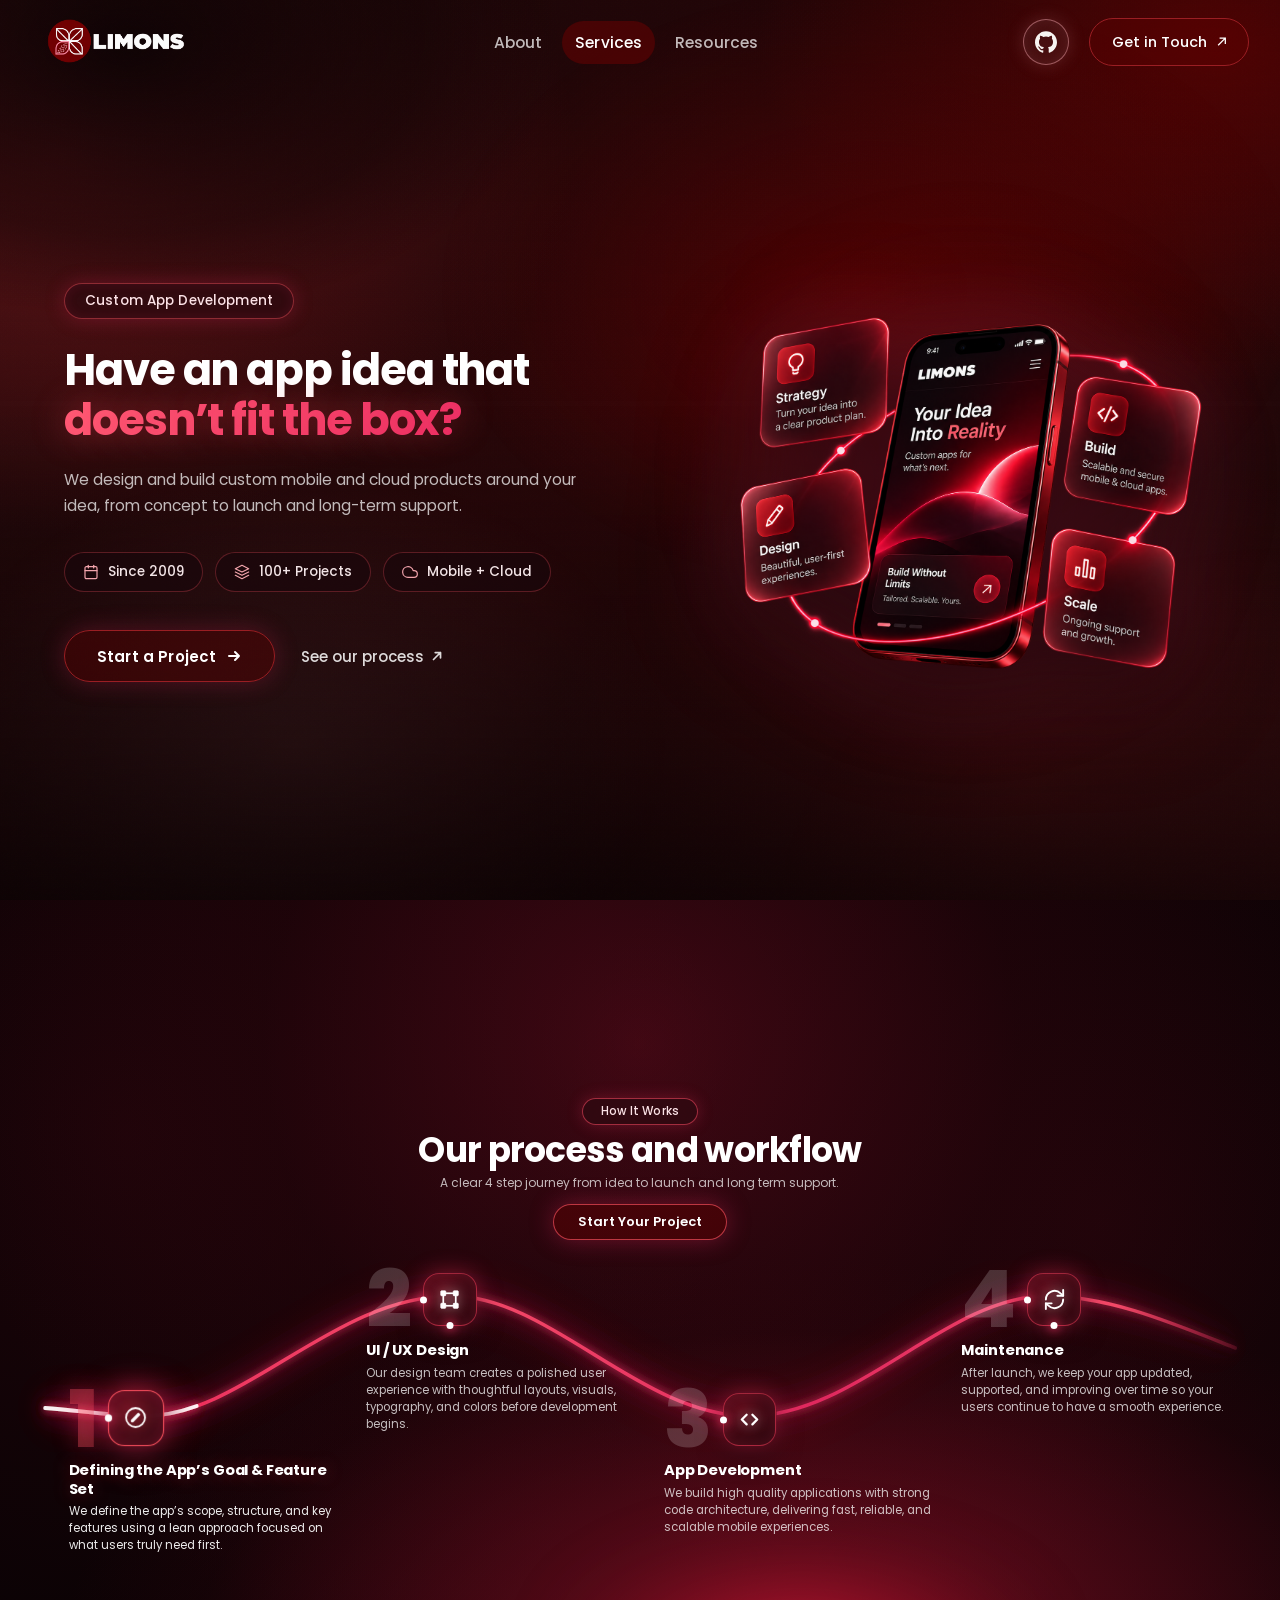
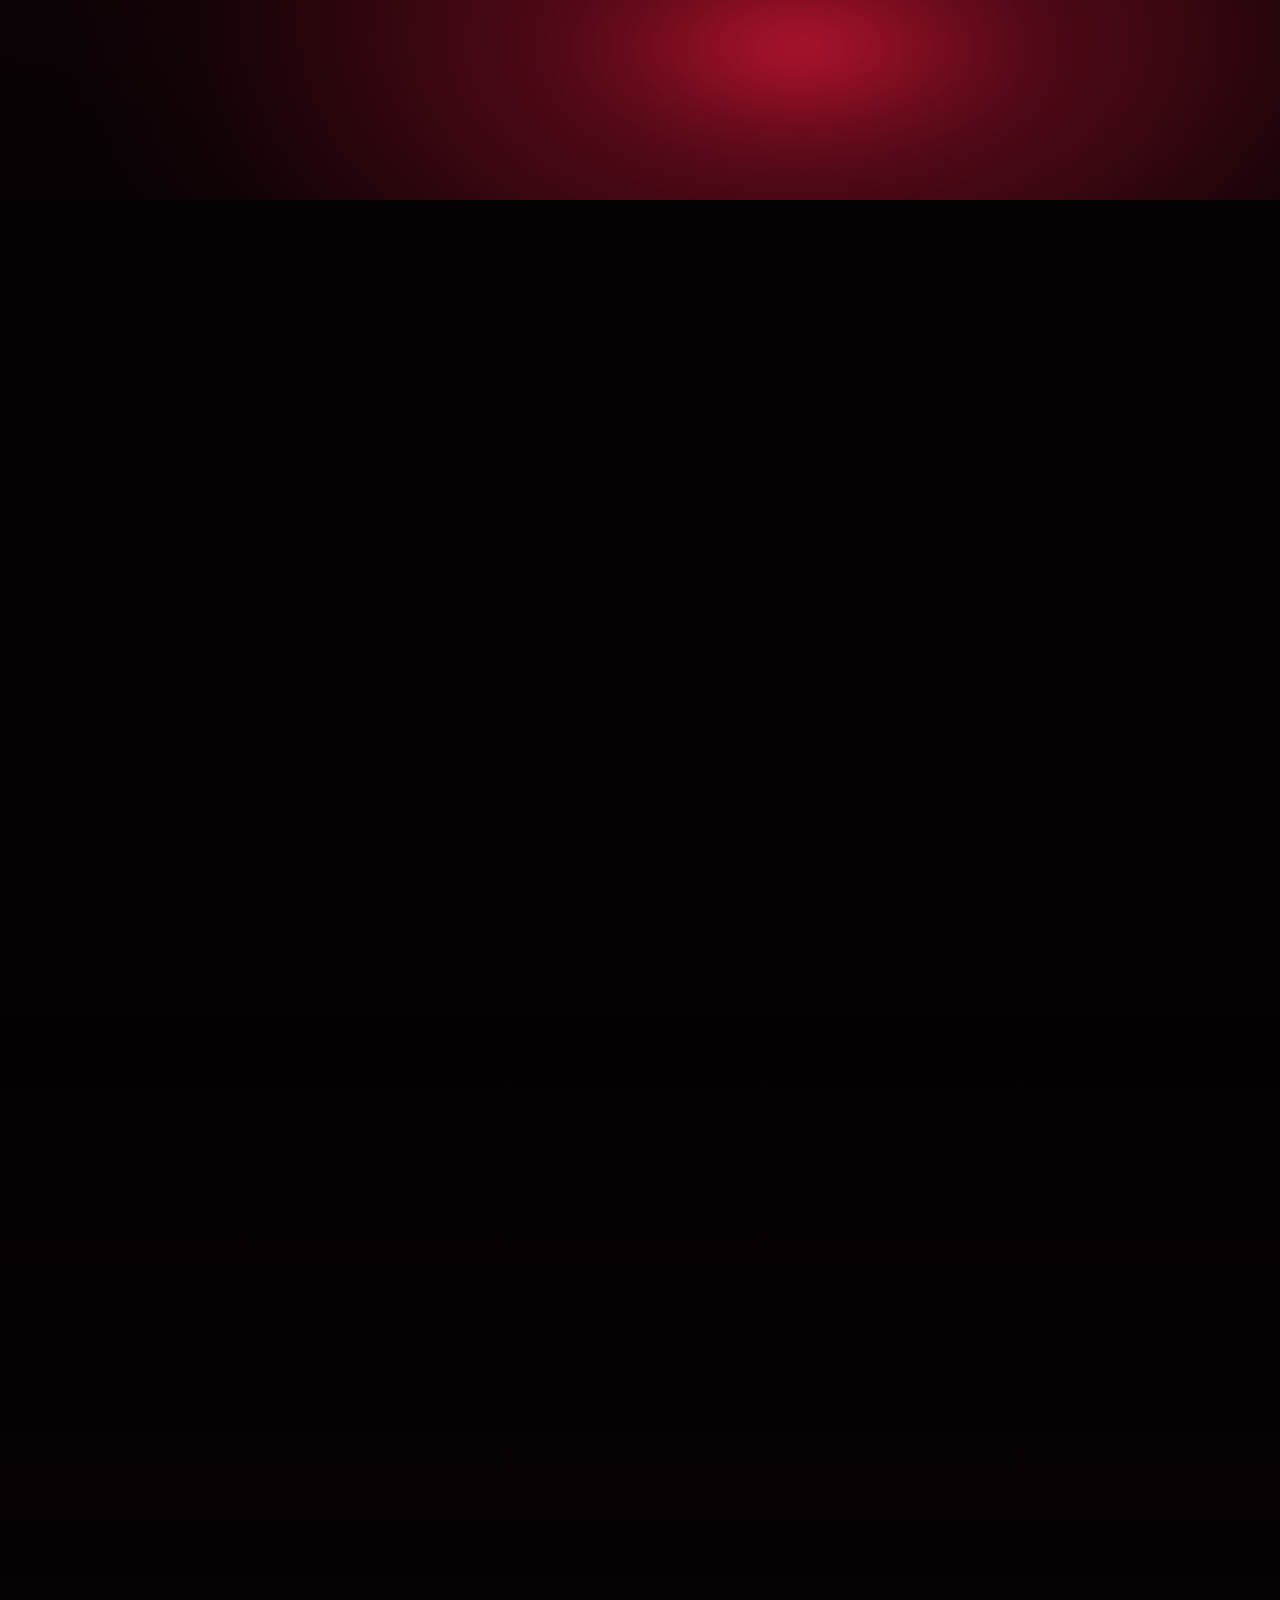
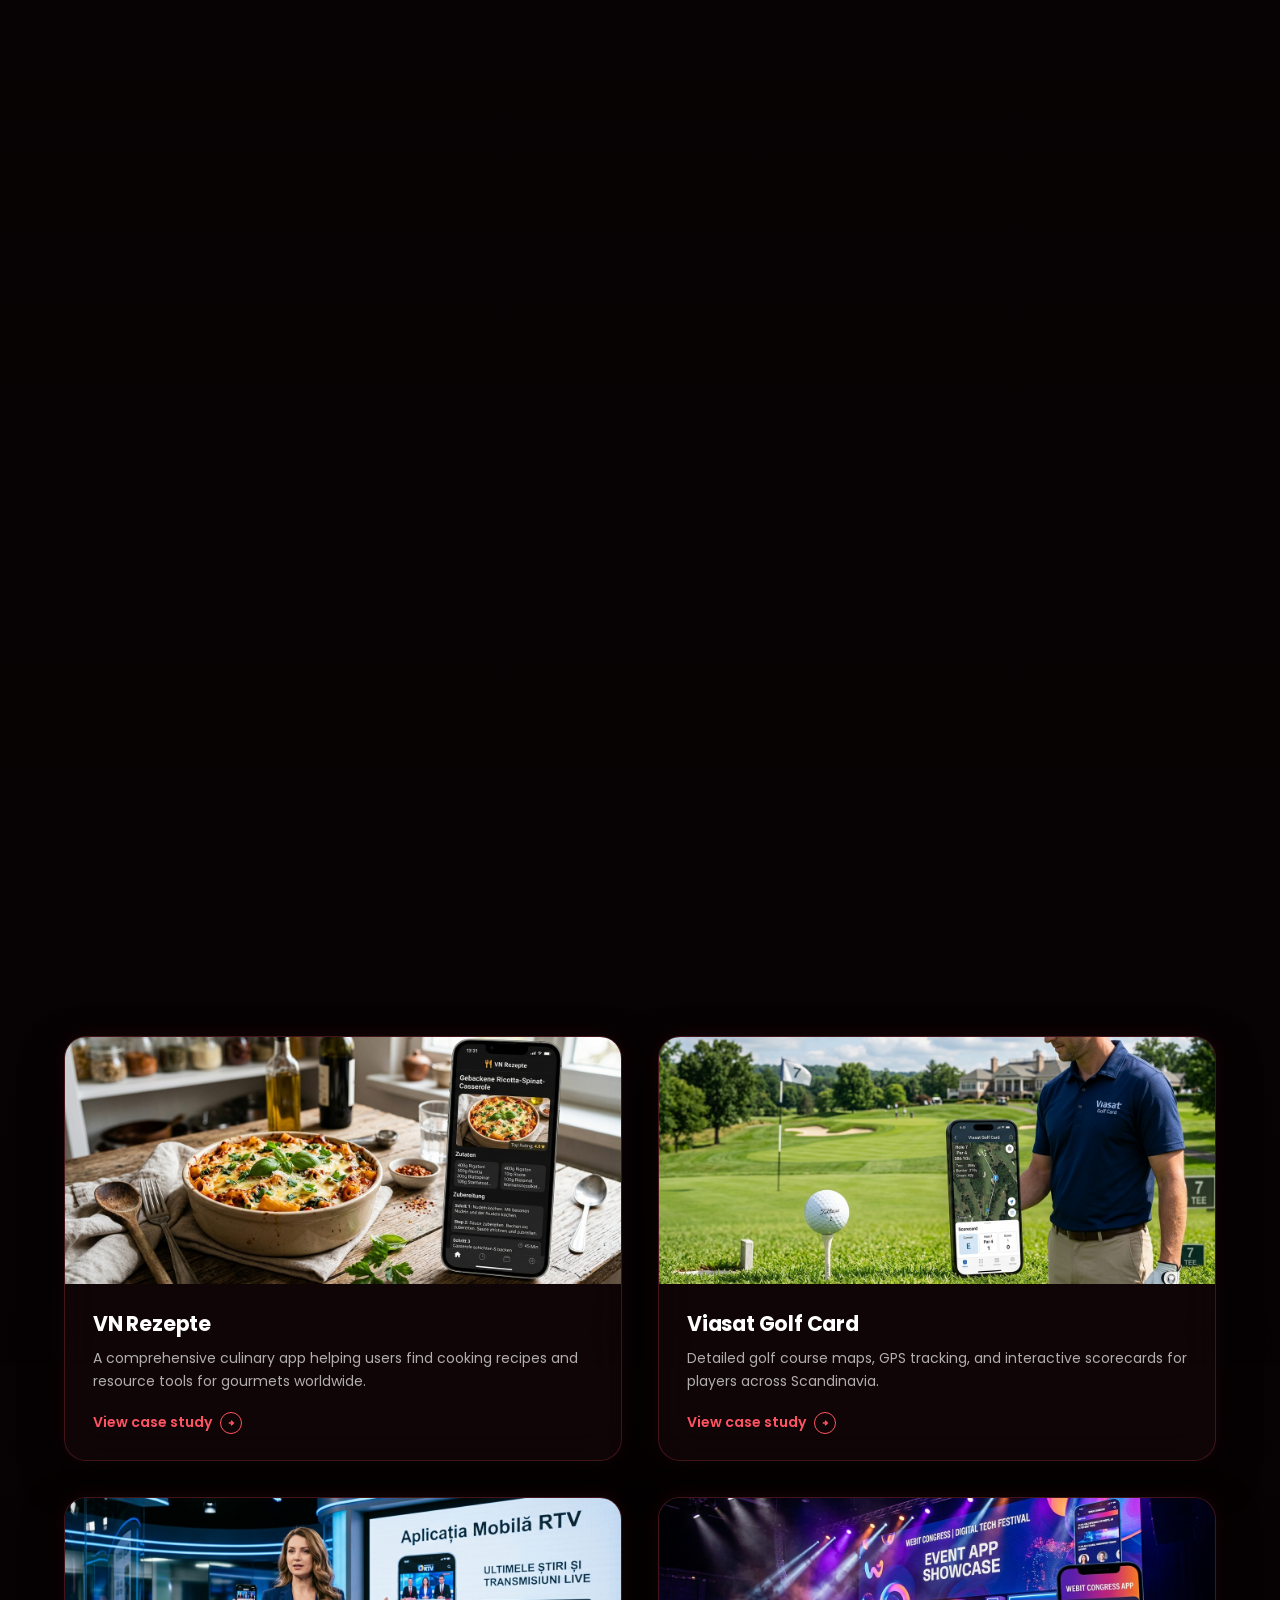
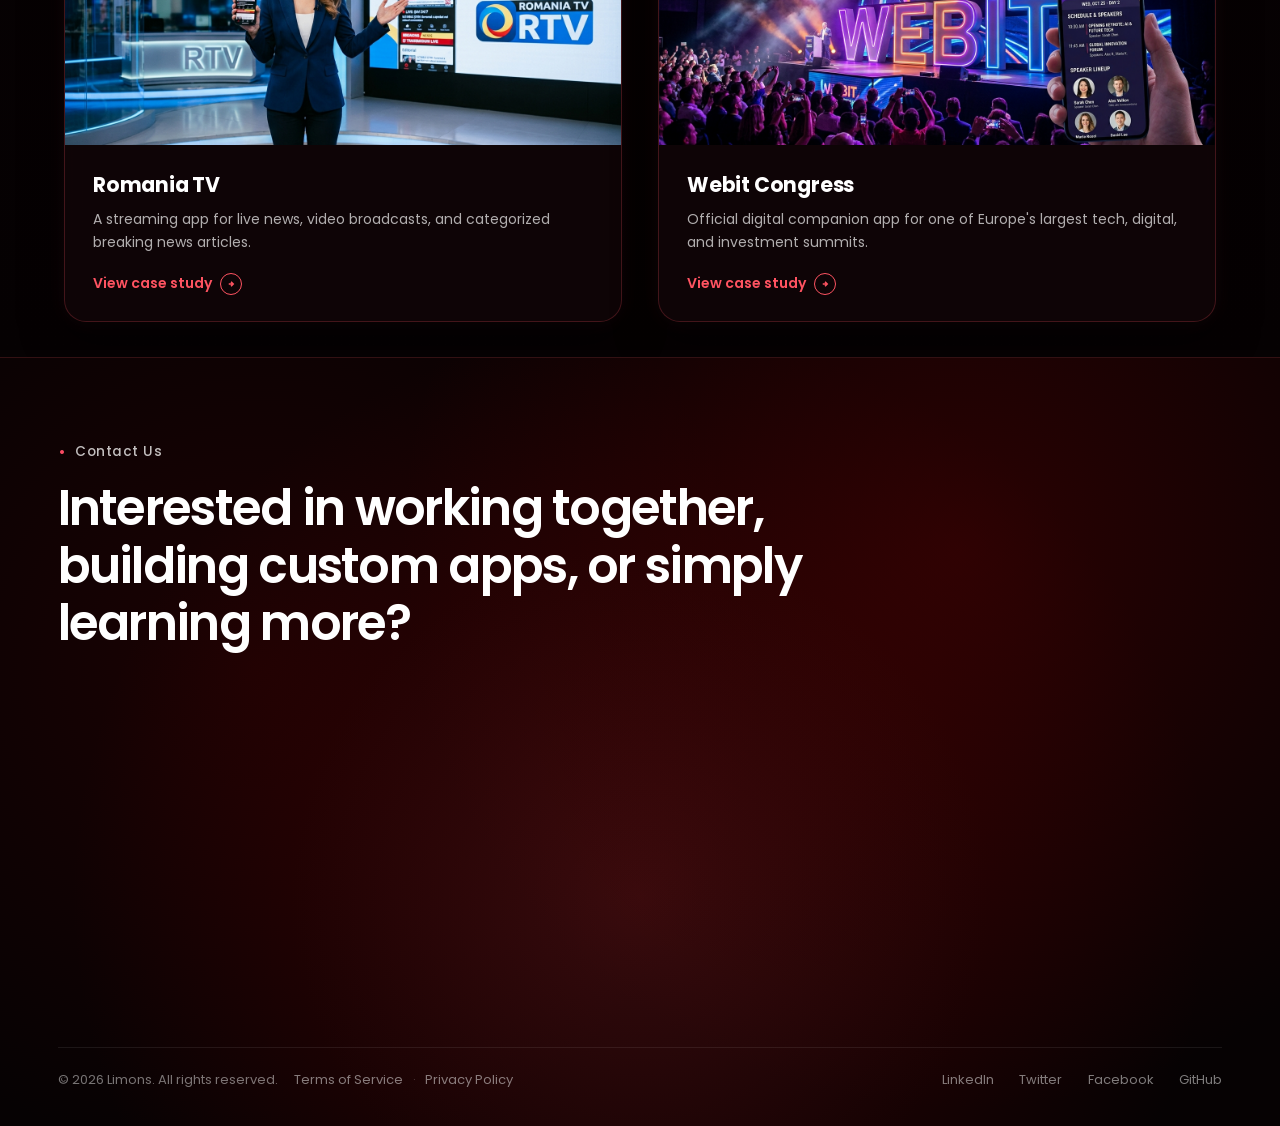
<file: custom-app-development.html>
<!DOCTYPE html>
<html lang="en">
<head>
  <meta charset="UTF-8">
  <meta http-equiv="refresh" content="0; url=services.html">
  <title>Redirecting to Services | Limons</title>
  <script>
    window.location.replace("services.html" + window.location.hash);
  </script>
</head>
<body style="background:#060203;color:#fff;font-family:sans-serif;display:grid;place-items:center;height:100vh;margin:0;">
  <p>Redirecting to <a href="services.html" style="color:#ff5361;">Services</a>...</p>
</body>
</html>
</file>
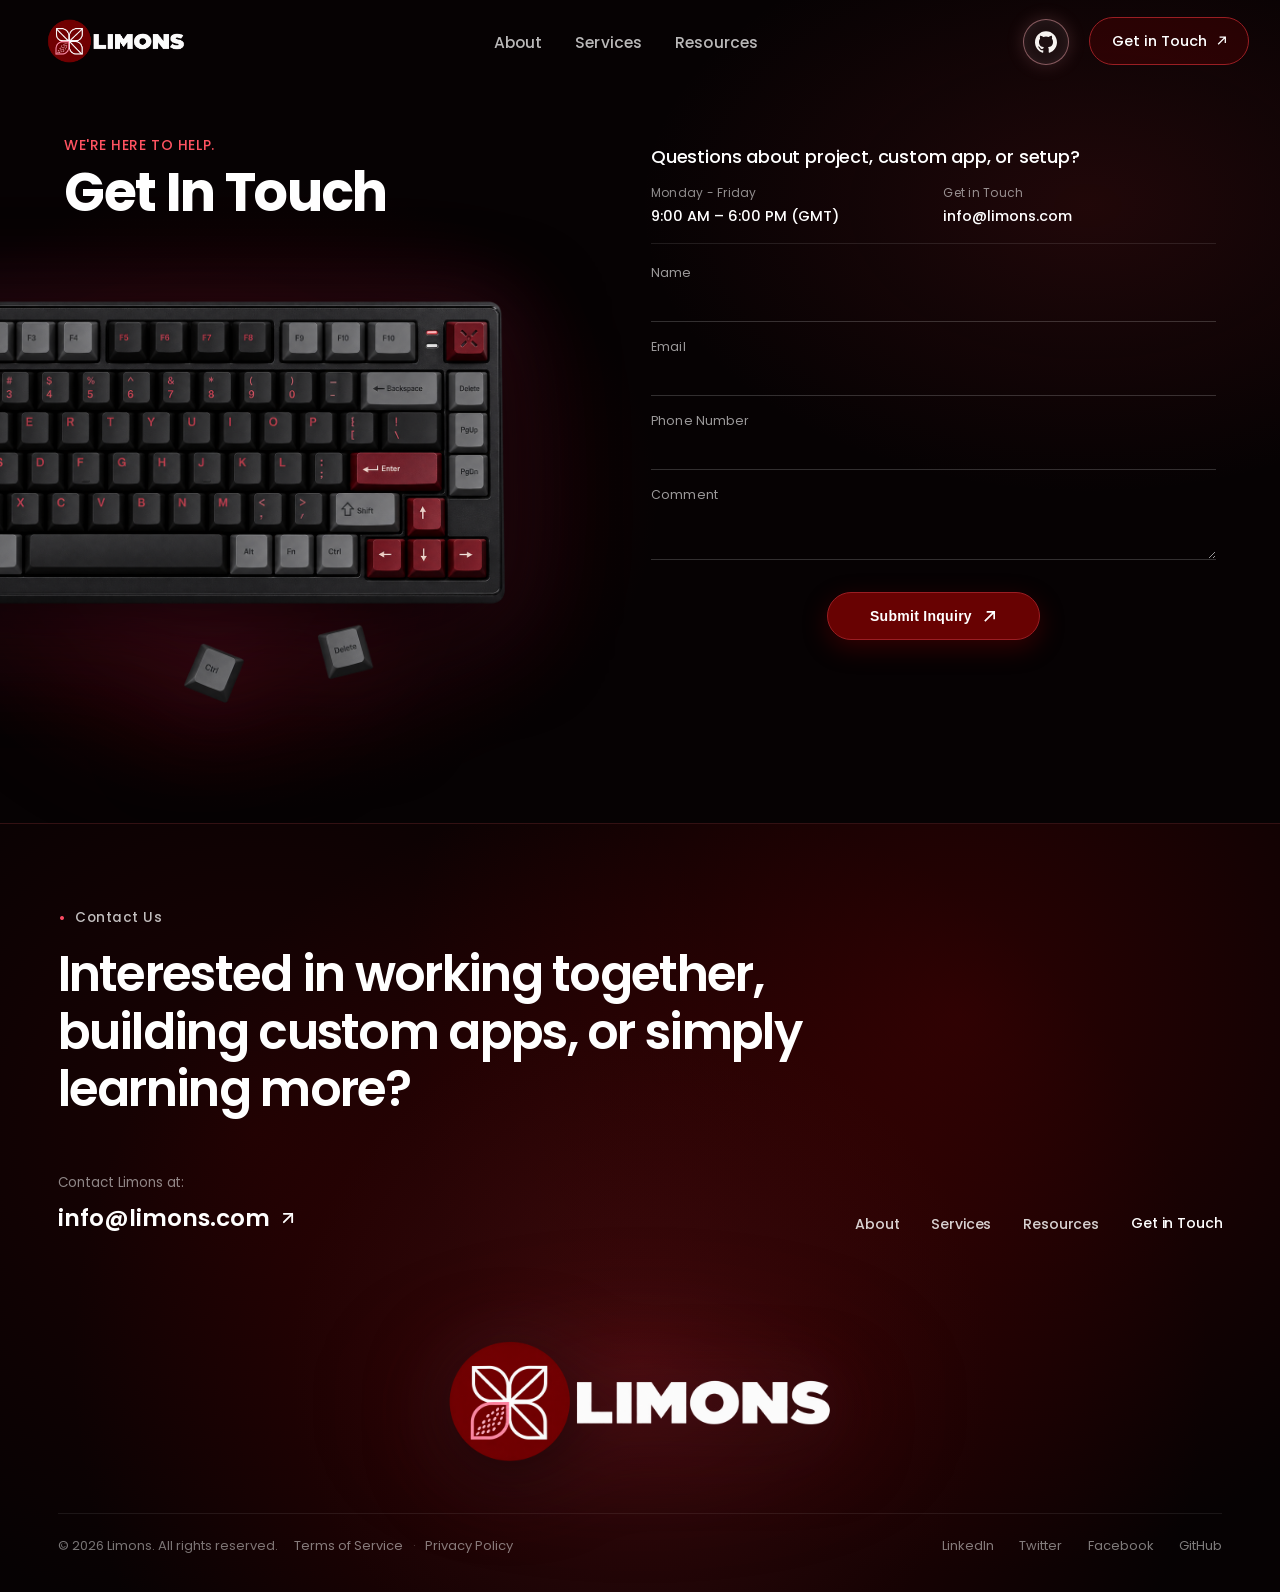
<file: get-in-touch.html>
<!DOCTYPE html>
<html lang="en">
<head>
  <meta charset="UTF-8">
  <meta http-equiv="refresh" content="0; url=contact.html">
  <title>Redirecting to Get In Touch | Limons</title>
  <script>
    window.location.replace("contact.html" + window.location.hash);
  </script>
</head>
<body style="background:#060203;color:#fff;font-family:sans-serif;display:grid;place-items:center;height:100vh;margin:0;">
  <p>Redirecting to <a href="contact.html" style="color:#ff5361;">Get In Touch</a>...</p>
</body>
</html>
</file>
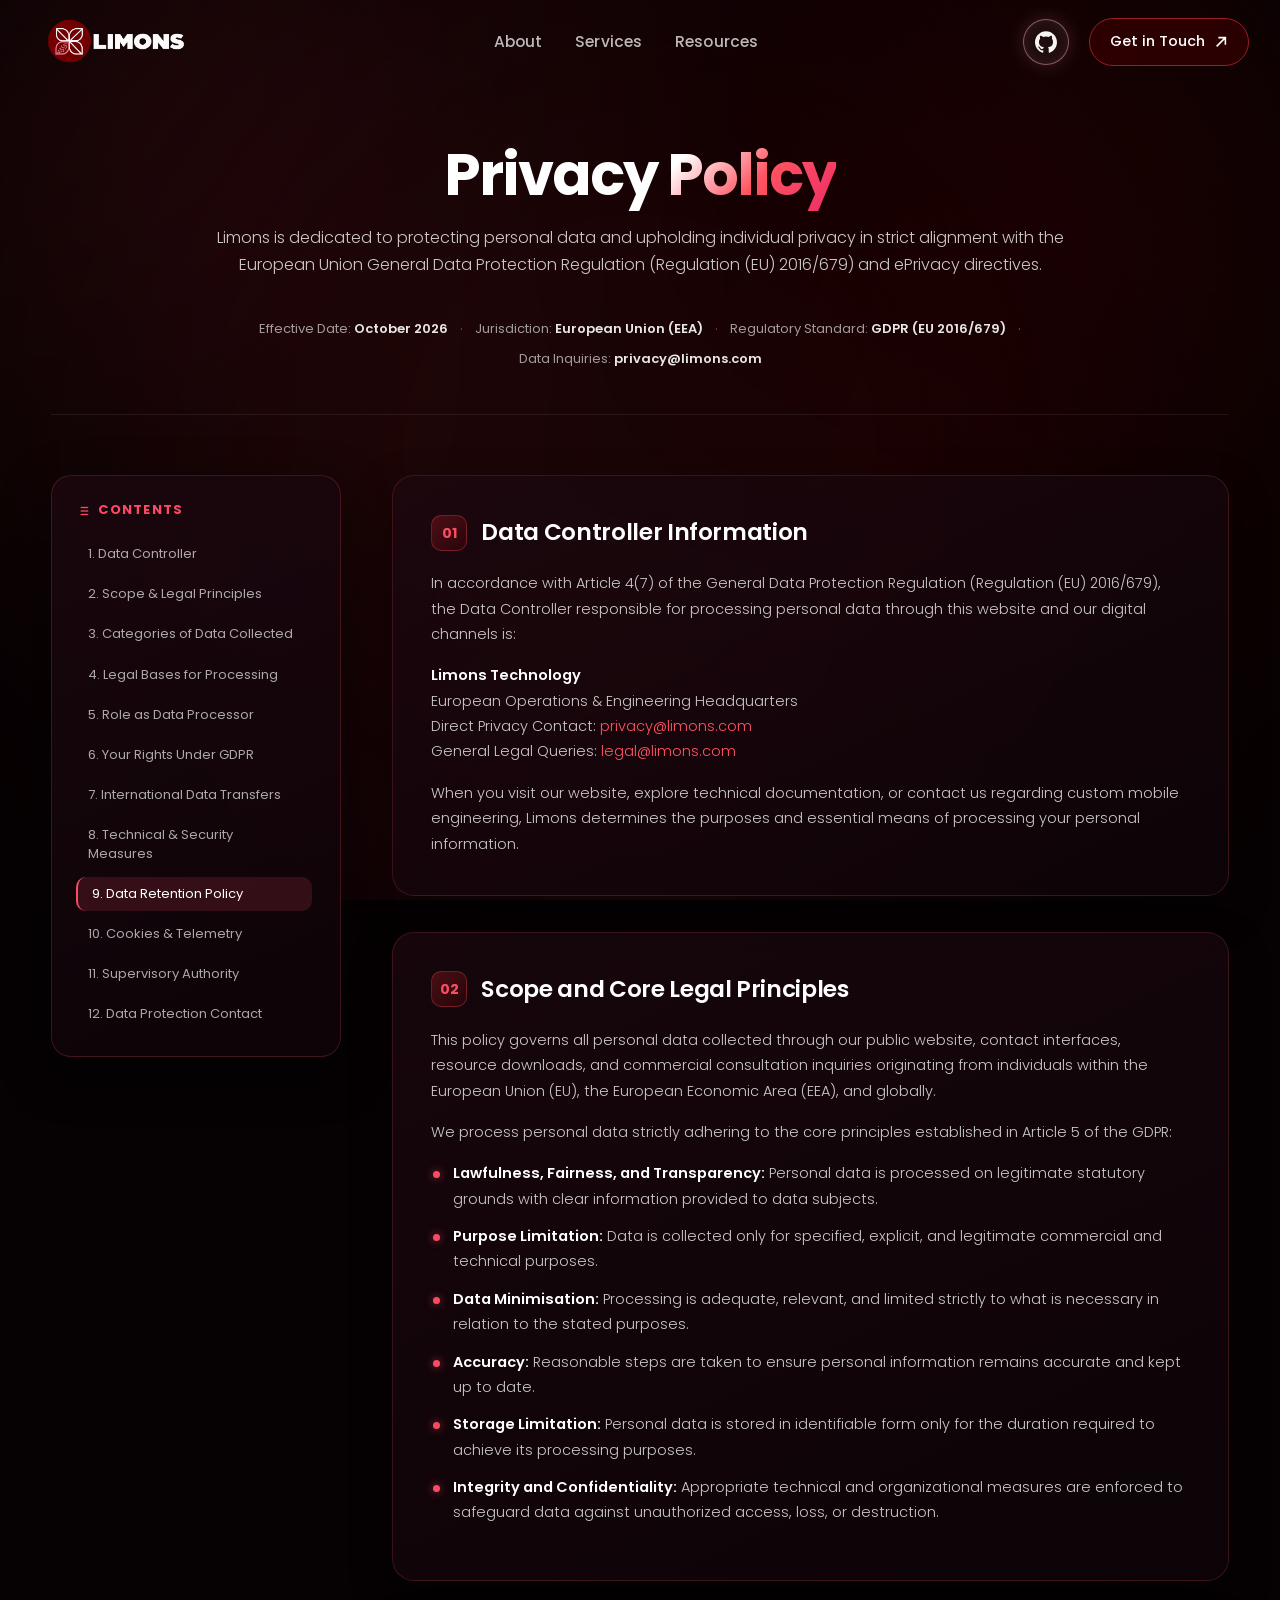
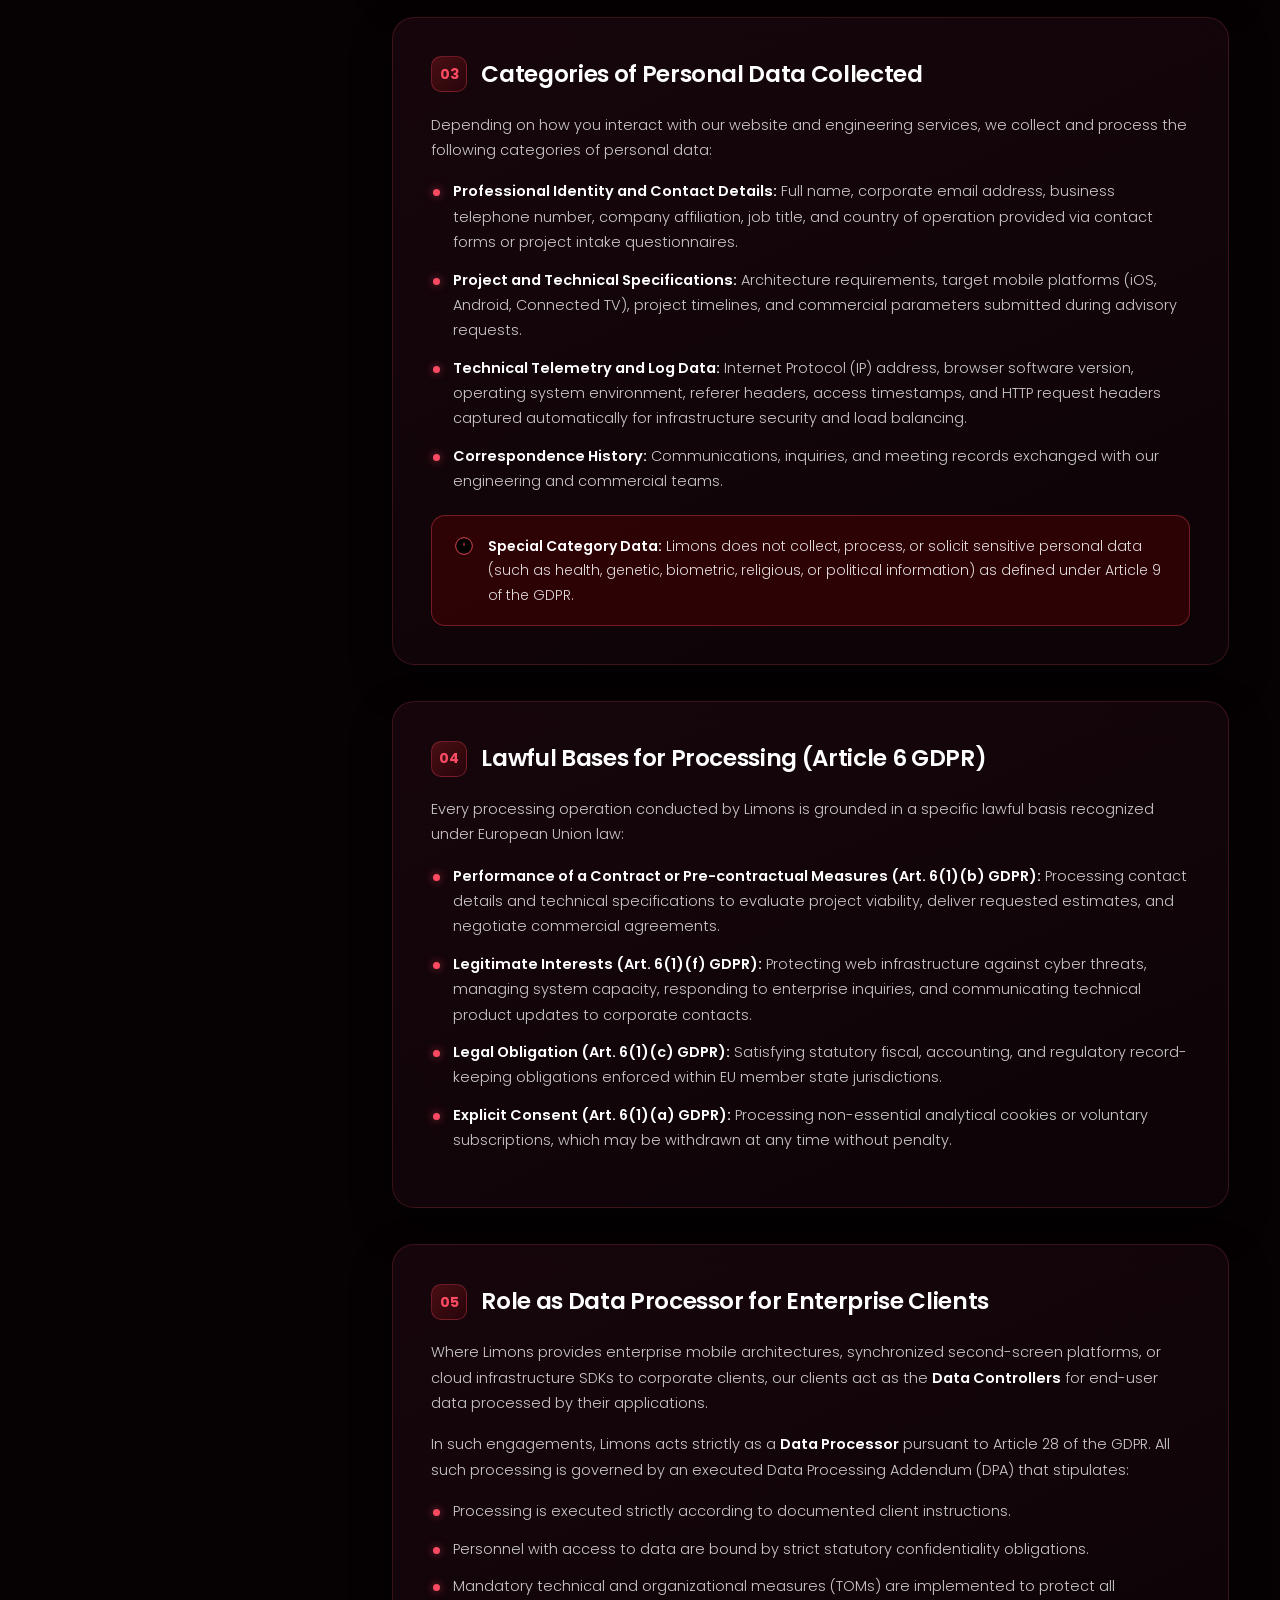
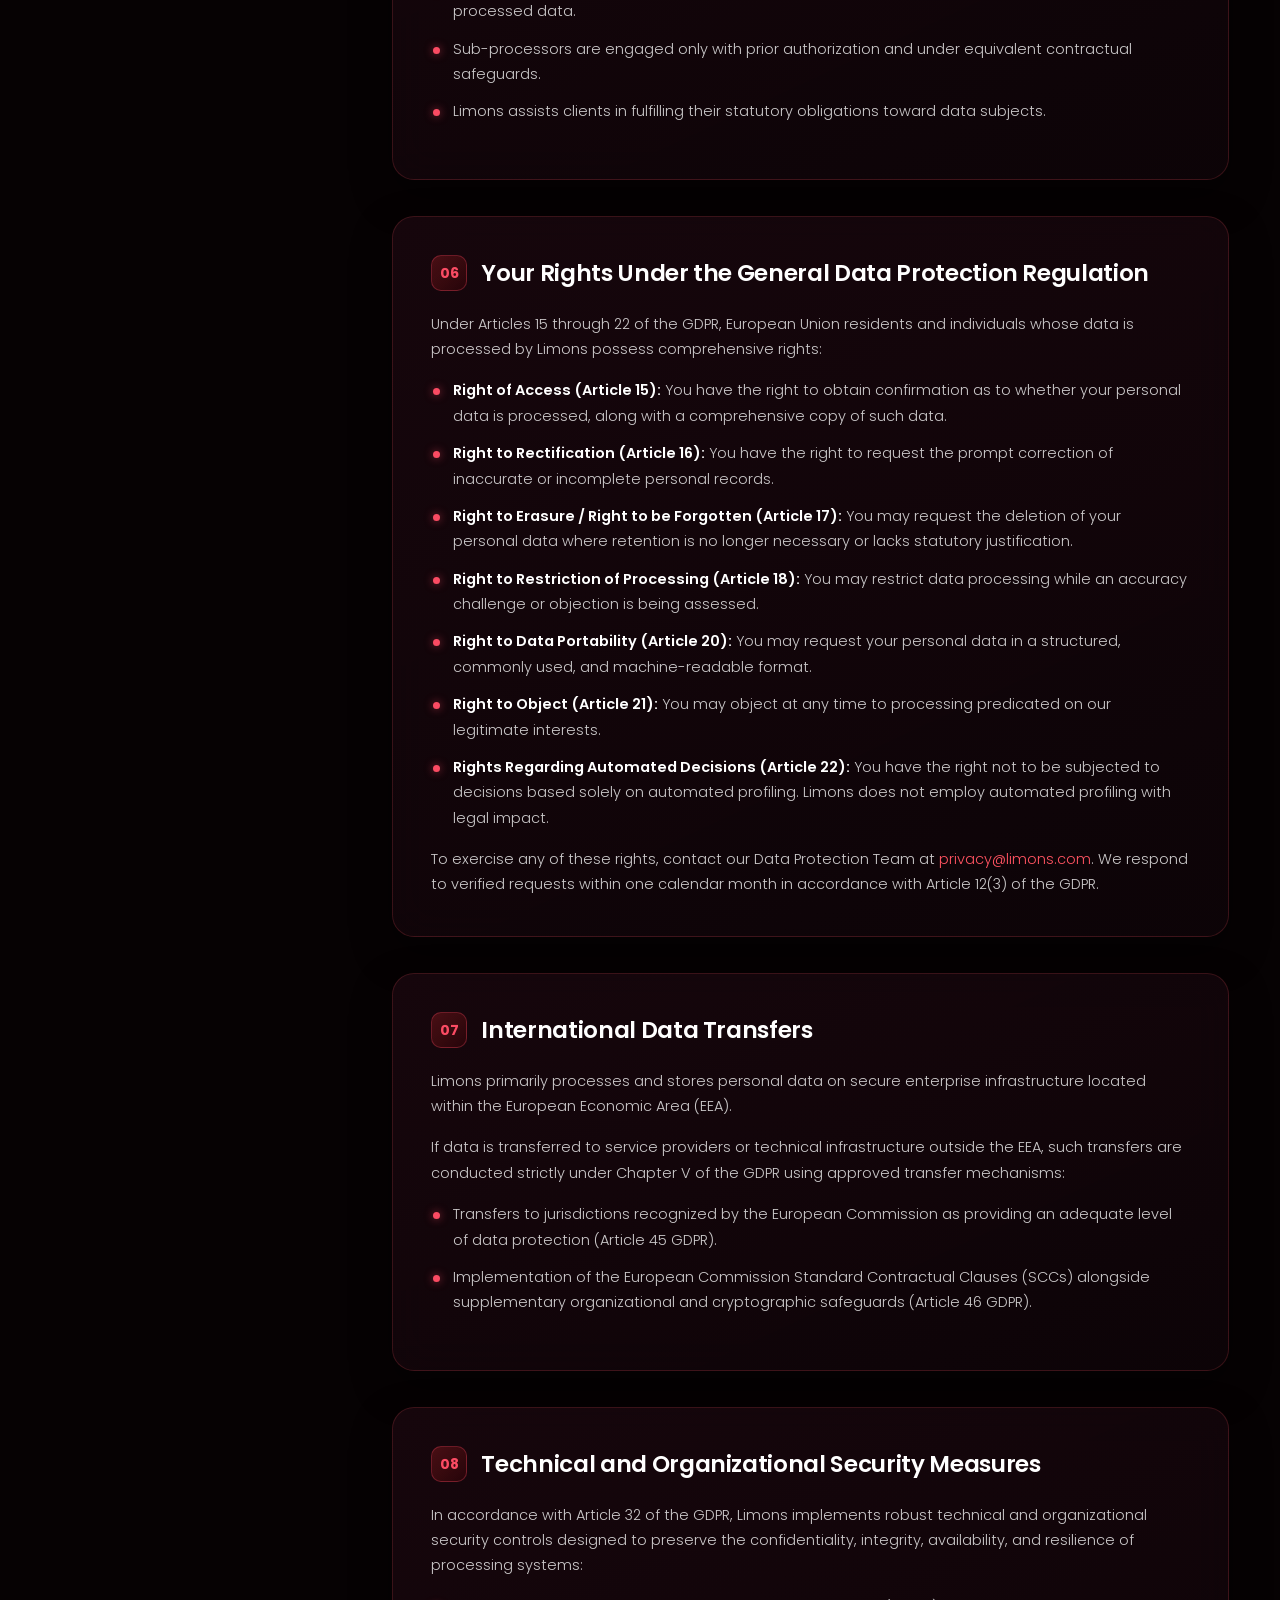
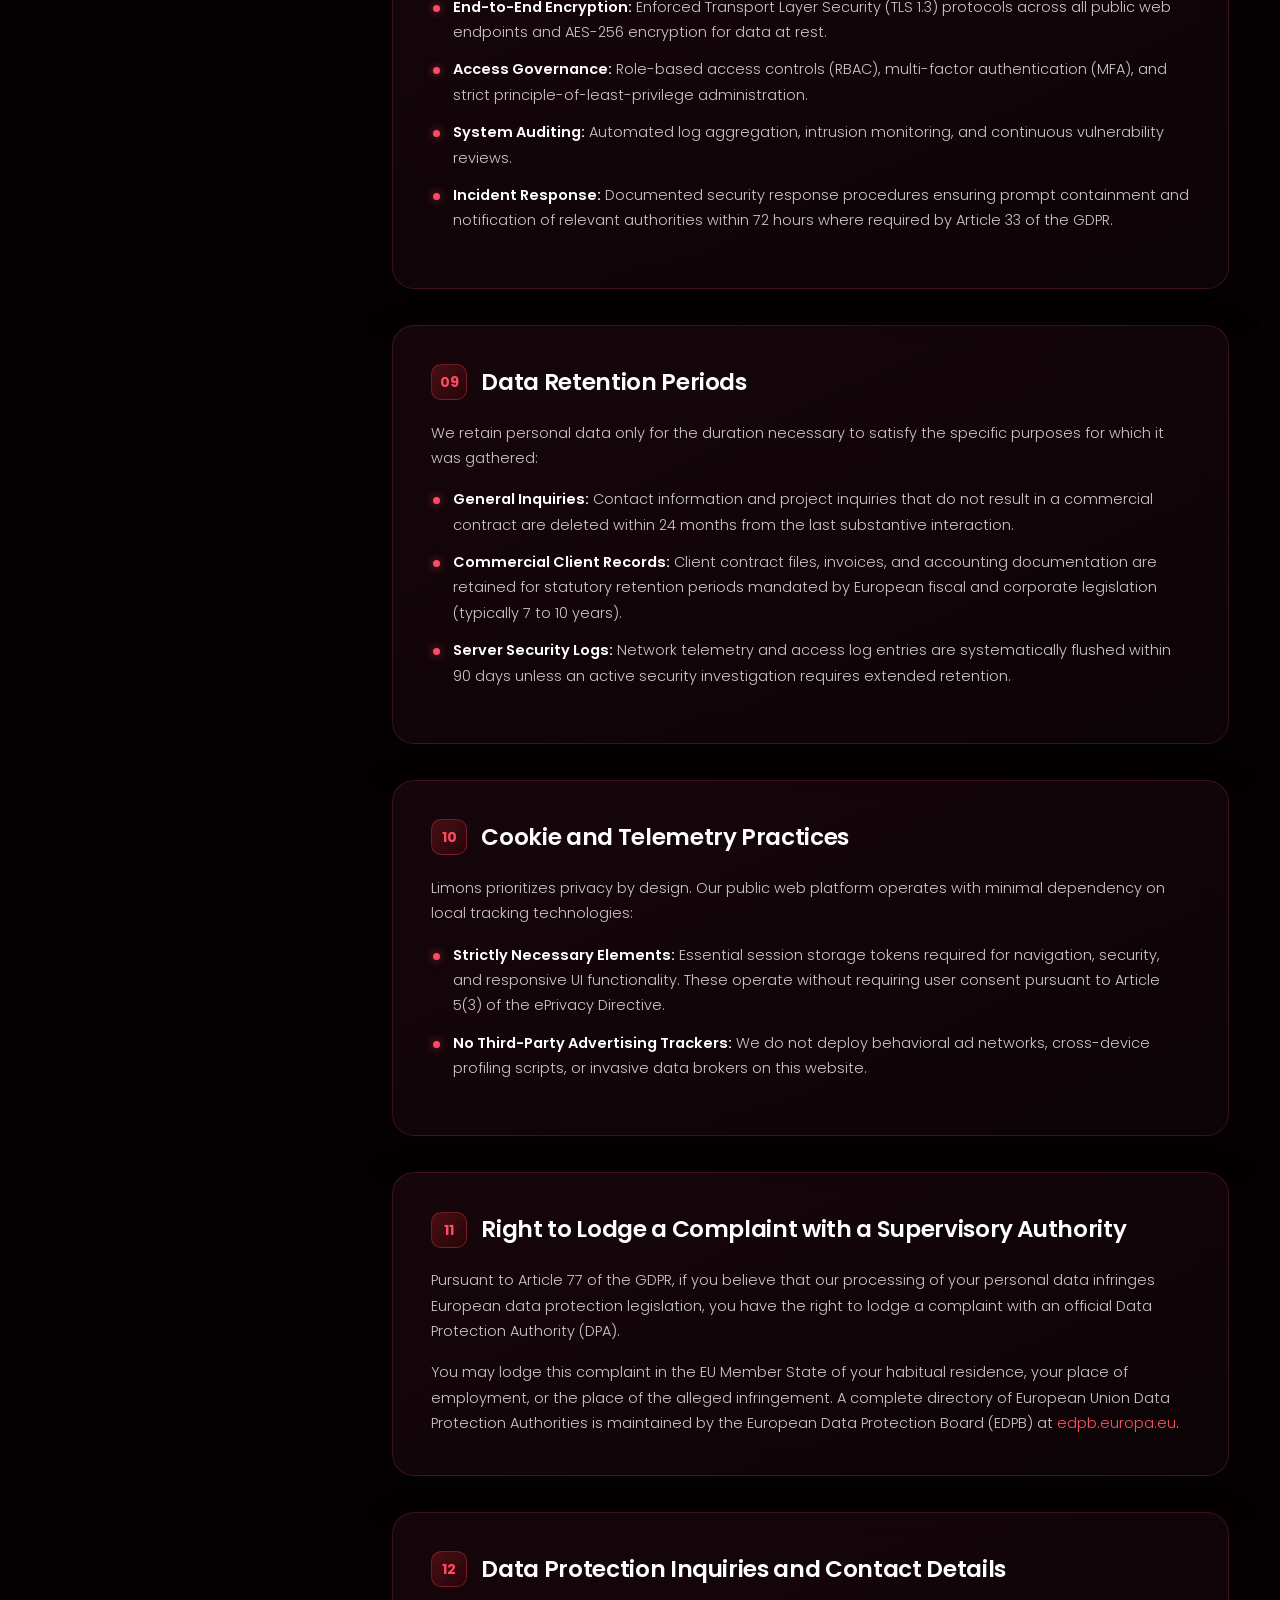
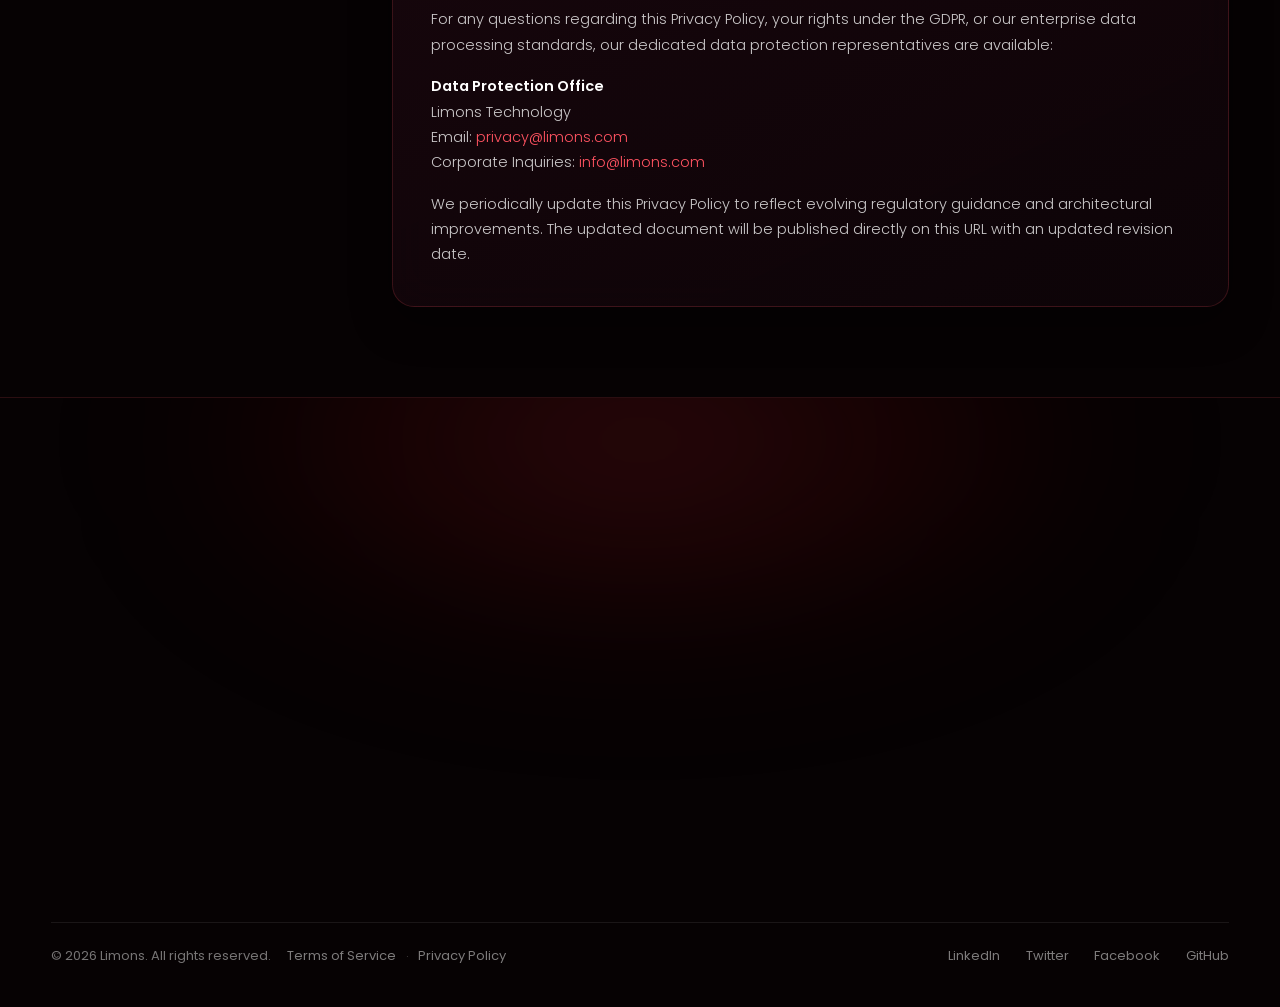
<file: privacy.html>
<!DOCTYPE html>
<html lang="en">

<head>
  <meta charset="UTF-8">
  <meta name="viewport" content="width=device-width, initial-scale=1.0">
  <meta name="description"
    content="Limons Privacy Policy: General Data Protection Regulation (GDPR) compliance, data processing standards, and European data subject rights for enterprise mobile architectures.">
  <title>Privacy Policy | Limons | EU GDPR Compliance</title>
  <link rel="icon" type="image/png" href="assets/images/brand/favicon.png">
  <link rel="shortcut icon" href="favicon.ico">
  <link rel="apple-touch-icon" href="assets/images/brand/favicon.png">
  <link rel="preconnect" href="https://fonts.googleapis.com">
  <link rel="preconnect" href="https://fonts.gstatic.com" crossorigin>
  <link href="https://fonts.googleapis.com/css2?family=Poppins:wght@300;400;500;600;700;800&display=swap"
    rel="stylesheet">
  <style>
    :root {
      --u: min(100vw / 1672, 100vh / 941);
      --maroon: #680202;
      --red: #9A1E23;
      --pink: #F3A5AD;
      --accent: #ff5361;
      --accent-2: #ea2b64;
      --ink: #1A0A0B;
      --paper: #F7F4F1;
      --ease: cubic-bezier(.16, 1, .3, 1);
    }

    * {
      margin: 0;
      padding: 0;
      box-sizing: border-box;
    }

    html,
    body {
      background: #060203;
      color: #fff;
      font-family: 'Poppins', system-ui, -apple-system, BlinkMacSystemFont, 'Segoe UI', Roboto, sans-serif;
      min-height: 100vh;
      overflow-x: clip;
      line-height: 1.6;
    }

    html {
      scroll-behavior: smooth;
      scrollbar-width: thin;
      scrollbar-color: #9A1E23 #0a0304;
    }

    /* Ambient Aurora Background */
    .about-bg {
      position: fixed;
      inset: 0;
      pointer-events: none;
      z-index: 0;
      overflow: hidden;
    }

    .aurora2 {
      position: absolute;
      width: 140vw;
      height: 140vh;
      left: -20vw;
      top: -20vh;
      background:
        radial-gradient(circle at 18% 18%, rgba(154, 30, 35, 0.45) 0%, transparent 40%),
        radial-gradient(circle at 82% 22%, rgba(104, 2, 2, 0.5) 0%, transparent 42%),
        radial-gradient(circle at 50% 85%, rgba(154, 30, 35, 0.3) 0%, transparent 50%);
      filter: blur(80px);
      transform: translateZ(0);
      opacity: 0.85;
      animation: auroraFloat 22s ease-in-out infinite alternate;
    }

    @keyframes auroraFloat {
      0% {
        transform: translate(0, 0) scale(1);
      }
      50% {
        transform: translate(-3%, 2%) scale(1.04);
      }
      100% {
        transform: translate(2%, -3%) scale(0.98);
      }
    }

    .about-bg-shade {
      position: absolute;
      inset: 0;
      background: radial-gradient(circle at center, transparent 30%, rgba(6, 2, 3, 0.8) 100%);
    }

    /* Main Container */
    .legal-container {
      width: min(1280px, 92vw);
      margin: 0 auto;
      position: relative;
      z-index: 2;
    }

    /* Hero Section */
    .legal-hero {
      padding-top: clamp(140px, 16vh, 180px);
      padding-bottom: clamp(40px, 5vh, 60px);
      border-bottom: 1px solid rgba(255, 255, 255, 0.08);
      margin-bottom: clamp(40px, 5vw, 60px);
    }

    .legal-hero-center {
      display: flex;
      flex-direction: column;
      align-items: center;
      text-align: center;
      max-width: 920px;
      margin: 0 auto;
    }

    .legal-meta-inline {
      display: flex;
      flex-wrap: wrap;
      align-items: center;
      justify-content: center;
      gap: 8px 12px;
      font-size: 13px;
      color: rgba(255, 255, 255, 0.6);
      margin-top: 10px;
    }

    .legal-meta-inline strong {
      color: rgba(255, 255, 255, 0.9);
      font-weight: 600;
    }

    .meta-sep {
      color: rgba(255, 83, 97, 0.6);
      font-size: 14px;
    }

    .legal-eyebrow {
      display: inline-flex;
      align-items: center;
      gap: 9px;
      font-size: 13px;
      font-weight: 600;
      letter-spacing: 0.12em;
      text-transform: uppercase;
      color: #fa4b63;
      padding: 6px 16px;
      border-radius: 99px;
      background: rgba(104, 2, 2, 0.45);
      border: 1px solid rgba(250, 75, 99, 0.32);
      box-shadow: 0 4px 20px rgba(104, 2, 2, 0.35);
      margin-bottom: 20px;
    }

    .legal-eyebrow .bullet {
      width: 6px;
      height: 6px;
      border-radius: 50%;
      background: #ff5361;
      box-shadow: 0 0 10px #ff5361;
    }

    .legal-title {
      font-size: clamp(38px, 4.5vw, 62px);
      font-weight: 700;
      line-height: 1.1;
      letter-spacing: -0.035em;
      color: #ffffff;
      margin-bottom: 18px;
    }

    .legal-title .t-grad {
      background: linear-gradient(135deg, #ffffff 15%, #ff5361 55%, #ea2b64 100%);
      -webkit-background-clip: text;
      background-clip: text;
      -webkit-text-fill-color: transparent;
    }

    .legal-subtitle {
      font-size: clamp(16px, 1.2vw, 18.5px);
      font-weight: 300;
      color: rgba(255, 255, 255, 0.78);
      max-width: 860px;
      line-height: 1.65;
      margin-bottom: 30px;
    }

    /* Metadata Bar */
    .legal-meta-strip {
      display: flex;
      flex-wrap: wrap;
      gap: clamp(12px, 1.8vw, 24px);
      padding: 16px 22px;
      border-radius: 16px;
      background: rgba(28, 8, 16, 0.6);
      border: 1px solid rgba(255, 83, 97, 0.2);
      backdrop-filter: blur(14px);
      -webkit-backdrop-filter: blur(14px);
    }

    .meta-item {
      display: flex;
      align-items: center;
      gap: 9px;
      font-size: 13px;
      color: rgba(255, 255, 255, 0.65);
    }

    .meta-item strong {
      color: #ffffff;
      font-weight: 600;
    }

    .meta-item svg {
      width: 16px;
      height: 16px;
      stroke: #fa4b63;
      fill: none;
      stroke-width: 2;
    }

    /* Layout Grid: Sticky Index & Content */
    .legal-layout {
      display: grid;
      grid-template-columns: 290px 1fr;
      gap: clamp(32px, 4vw, 56px);
      align-items: start;
      padding-bottom: clamp(80px, 10vh, 120px);
    }

    /* Sticky Sidebar Index */
    .legal-sidebar {
      position: sticky;
      top: 100px;
      background: linear-gradient(155deg, rgba(28, 8, 16, 0.8) 0%, rgba(14, 4, 8, 0.9) 100%);
      border: 1px solid rgba(255, 83, 97, 0.2);
      border-radius: 20px;
      padding: 24px;
      backdrop-filter: blur(20px);
      -webkit-backdrop-filter: blur(20px);
      box-shadow: 0 16px 45px rgba(0, 0, 0, 0.5);
    }

    .sidebar-title {
      font-size: 13px;
      font-weight: 700;
      text-transform: uppercase;
      letter-spacing: 0.1em;
      color: #fa4b63;
      margin-bottom: 16px;
      display: flex;
      align-items: center;
      gap: 8px;
    }

    .sidebar-nav {
      display: flex;
      flex-direction: column;
      gap: 6px;
      max-height: calc(100vh - 240px);
      overflow-y: auto;
      scrollbar-width: thin;
      scrollbar-color: rgba(255, 83, 97, 0.4) transparent;
      padding-right: 4px;
    }

    .sidebar-link {
      font-size: 13px;
      color: rgba(255, 255, 255, 0.65);
      text-decoration: none;
      padding: 8px 12px;
      border-radius: 10px;
      transition: all 0.2s ease;
      line-height: 1.4;
      display: block;
    }

    .sidebar-link:hover,
    .sidebar-link.active {
      color: #ffffff;
      background: rgba(250, 75, 99, 0.15);
      border-left: 2px solid #fa4b63;
      padding-left: 14px;
    }

    /* Content Area */
    .legal-content {
      display: flex;
      flex-direction: column;
      gap: 36px;
    }

    /* Section Card */
    .legal-section-card {
      background: linear-gradient(155deg, rgba(28, 8, 16, 0.75) 0%, rgba(14, 4, 8, 0.88) 100%);
      border: 1px solid rgba(255, 83, 97, 0.18);
      border-radius: 22px;
      padding: clamp(26px, 3vw, 38px);
      backdrop-filter: blur(20px);
      -webkit-backdrop-filter: blur(20px);
      box-shadow: 0 16px 40px rgba(0, 0, 0, 0.4);
      position: relative;
      scroll-margin-top: 110px;
      transition: border-color 0.3s ease;
    }

    .legal-section-card:hover {
      border-color: rgba(255, 83, 97, 0.38);
    }

    .section-header {
      display: flex;
      align-items: center;
      gap: 14px;
      margin-bottom: 20px;
    }

    .section-num {
      width: 36px;
      height: 36px;
      border-radius: 10px;
      background: linear-gradient(135deg, rgba(154, 30, 35, 0.4), rgba(104, 2, 2, 0.2));
      border: 1px solid rgba(250, 75, 99, 0.3);
      display: flex;
      align-items: center;
      justify-content: center;
      color: #fa4b63;
      font-size: 14px;
      font-weight: 700;
      flex-shrink: 0;
    }

    .section-title {
      font-size: clamp(20px, 1.8vw, 24px);
      font-weight: 600;
      color: #ffffff;
      letter-spacing: -0.015em;
    }

    .legal-body {
      font-size: 14.5px;
      line-height: 1.75;
      color: rgba(255, 255, 255, 0.78);
      font-weight: 300;
    }

    .legal-body p {
      margin-bottom: 16px;
    }

    .legal-body p:last-child {
      margin-bottom: 0;
    }

    .legal-body strong {
      color: #ffffff;
      font-weight: 600;
    }

    .legal-list {
      list-style: none;
      margin: 16px 0;
      display: flex;
      flex-direction: column;
      gap: 12px;
    }

    .legal-list li {
      position: relative;
      padding-left: 22px;
    }

    .legal-list li::before {
      content: "";
      position: absolute;
      left: 2px;
      top: 10px;
      width: 7px;
      height: 7px;
      border-radius: 50%;
      background: #fa4b63;
      box-shadow: 0 0 8px rgba(250, 75, 99, 0.6);
    }

    /* Highlight Callout Box */
    .legal-callout {
      margin-top: 20px;
      padding: 18px 22px;
      border-radius: 14px;
      background: rgba(104, 2, 2, 0.35);
      border: 1px solid rgba(250, 75, 99, 0.35);
      font-size: 14px;
      color: rgba(255, 255, 255, 0.85);
      display: flex;
      gap: 14px;
      align-items: flex-start;
    }

    .legal-callout svg {
      width: 20px;
      height: 20px;
      stroke: #ff5361;
      flex-shrink: 0;
      margin-top: 2px;
    }

    /* Responsive Queries */
    @media (max-width: 960px) {
      .legal-layout {
        grid-template-columns: 1fr;
      }

      .legal-sidebar {
        position: static;
        margin-bottom: 24px;
      }

      .sidebar-nav {
        max-height: 200px;
      }
    }

    @media (max-width: 600px) {
      .legal-meta-strip {
        flex-direction: column;
        gap: 10px;
      }
    }

    /* Luxury CTA Footer (Matching Theme) */
    .limons-cta-footer {
      position: relative;
      background: #060203;
      border-top: 1px solid rgba(255, 83, 97, 0.15);
      padding: clamp(60px, 8vh, 100px) 0 40px;
      overflow: hidden;
      z-index: 2;
    }

    .cta-footer-nebula {
      position: absolute;
      top: -30%;
      left: 50%;
      transform: translateX(-50%);
      width: 1000px;
      height: 450px;
      background: radial-gradient(ellipse at center, rgba(154, 30, 35, 0.28) 0%, rgba(104, 2, 2, 0.15) 45%, transparent 70%);
      filter: blur(75px);
      pointer-events: none;
    }

    .cta-footer-container {
      width: min(1200px, 92vw);
      margin: 0 auto;
      position: relative;
      z-index: 2;
    }

    .cta-top-block {
      margin-bottom: clamp(36px, 5vh, 50px);
    }

    .cta-eyebrow {
      display: inline-flex;
      align-items: center;
      gap: 8px;
      font-size: 13px;
      font-weight: 600;
      letter-spacing: 0.12em;
      text-transform: uppercase;
      color: #fa4b63;
      margin-bottom: 12px;
    }

    .cta-bullet {
      color: #ff5361;
      font-size: 18px;
      line-height: 0;
    }

    .cta-headline {
      font-size: clamp(26px, 3.2vw, 42px);
      font-weight: 700;
      line-height: 1.25;
      letter-spacing: -0.025em;
      color: #ffffff;
      max-width: 820px;
    }

    .cta-mid-row {
      display: flex;
      justify-content: space-between;
      align-items: center;
      flex-wrap: wrap;
      gap: 24px;
      padding-bottom: clamp(30px, 4vh, 48px);
      border-bottom: 1px solid rgba(255, 255, 255, 0.08);
    }

    .cta-contact-block {
      display: flex;
      align-items: center;
      gap: 12px;
      flex-wrap: wrap;
    }

    .cta-contact-lbl {
      font-size: 15px;
      color: rgba(255, 255, 255, 0.6);
    }

    .cta-email-link {
      display: inline-flex;
      align-items: center;
      gap: 8px;
      color: #ffffff;
      font-size: 17px;
      font-weight: 600;
      text-decoration: none;
      transition: color 0.25s ease;
    }

    .cta-email-link:hover {
      color: #fa4b63;
    }

    .cta-email-link .arrow-icon {
      width: 17px;
      height: 17px;
      transition: transform 0.25s ease;
    }

    .cta-email-link:hover .arrow-icon {
      transform: translate(3px, -3px);
    }

    .cta-nav-links {
      display: flex;
      align-items: center;
      gap: clamp(16px, 2.5vw, 32px);
      flex-wrap: wrap;
    }

    .cta-nav-links a {
      color: rgba(255, 255, 255, 0.7);
      text-decoration: none;
      font-size: 15px;
      font-weight: 500;
      transition: color 0.2s ease;
    }

    .cta-nav-links a:hover {
      color: #ffffff;
    }

    .cta-brand-display {
      position: relative;
      width: 100%;
      display: flex;
      justify-content: center;
      align-items: center;
      padding: clamp(20px, 3vh, 40px) 0 clamp(40px, 5vh, 65px);
    }

    .cta-brand-ambient {
      position: absolute;
      width: min(520px, 75vw);
      height: 150px;
      background: radial-gradient(ellipse at center, rgba(168, 25, 45, 0.42) 0%, rgba(104, 2, 2, 0.2) 48%, transparent 72%);
      filter: blur(55px);
      pointer-events: none;
      z-index: 1;
    }

    .cta-brand-link {
      display: block;
      width: 100%;
      max-width: clamp(260px, 34vw, 460px);
      margin: 0 auto;
      text-align: center;
      position: relative;
      z-index: 2;
    }

    .cta-giant-logo {
      width: 100%;
      max-width: 100%;
      height: auto;
      object-fit: contain;
      filter: drop-shadow(0 15px 40px rgba(0, 0, 0, 0.85)) drop-shadow(0 0 30px rgba(250, 75, 99, 0.16));
      user-select: none;
      transition: transform 0.5s cubic-bezier(0.16, 1, 0.3, 1), filter 0.5s ease;
    }

    .cta-giant-logo:hover {
      transform: scale(1.012);
      filter: drop-shadow(0 20px 50px rgba(0, 0, 0, 0.9)) drop-shadow(0 0 45px rgba(250, 75, 99, 0.28));
    }

    /* Bottom Bar */
    .cta-bottom-bar {
      display: flex;
      justify-content: space-between;
      align-items: center;
      flex-wrap: wrap;
      gap: 16px;
      padding-top: clamp(20px, 2.5vh, 28px);
      border-top: 1px solid rgba(255, 255, 255, 0.08);
      font-size: 13px;
      color: rgba(255, 255, 255, 0.45);
    }

    .cta-bottom-left {
      display: flex;
      align-items: center;
      gap: 18px;
      flex-wrap: wrap;
    }

    .cta-legal-links {
      display: flex;
      align-items: center;
      gap: 10px;
    }

    .cta-legal-links a {
      color: rgba(255, 255, 255, 0.55);
      text-decoration: none;
      font-size: 13px;
      transition: color 0.2s ease;
    }

    .cta-legal-links a:hover,
    .cta-legal-links a.active {
      color: #fa4b63;
    }

    .cta-legal-sep {
      color: rgba(255, 255, 255, 0.25);
      font-size: 12px;
    }

    .cta-socials {
      display: flex;
      align-items: center;
      gap: clamp(18px, 2vw, 28px);
    }

    .cta-socials a {
      color: rgba(255, 255, 255, 0.48) !important;
      text-decoration: none !important;
      font-size: 13px !important;
      transition: color 0.2s ease !important;
    }

    .cta-socials a:hover {
      color: #fa4b63 !important;
    }

    /* ---------- SHARED HEADER / NAVBAR ---------- */
    .site-header {
      position: absolute;
      top: 0;
      left: 0;
      width: 100%;
      z-index: 150;
      background: transparent;
      border: 0;
    }

    .header-inner {
      position: relative;
      width: 100%;
      max-width: none;
      margin: 0;
      height: 108px;
      display: flex;
      align-items: center;
      justify-content: space-between;
      padding: 0;
    }

    .brand-logo,
    .logo {
      position: absolute;
      left: calc(var(--u)*64);
      top: calc(var(--u)*6);
      display: flex;
      align-items: center;
      z-index: 100;
      text-decoration: none;
    }

    .brand-logo img,
    .logo img {
      height: calc(var(--u)*104);
      width: calc(var(--u)*104);
      display: block;
      object-fit: cover;
      object-position: 5% center;
      border-radius: 50%;
      clip-path: circle(46% at 50% 50%);
    }

    .nav-menu {
      position: absolute;
      top: calc(var(--u)*36);
      left: calc(var(--u)*470);
      width: calc(var(--u)*740);
      display: flex;
      align-items: center;
      justify-content: center;
      gap: calc(var(--u)*32);
      z-index: 90;
      pointer-events: auto;
    }

    .nav-link {
      font-size: calc(var(--u)*19.5);
      color: rgba(255, 255, 255, .72);
      text-decoration: none;
      transition: color .35s ease, background .35s ease;
      white-space: nowrap;
      display: inline-flex;
      align-items: center;
      gap: calc(var(--u)*6);
      cursor: pointer;
    }

    .nav-link:hover,
    .nav-link.on {
      color: #fff;
    }

    .header-actions {
      position: absolute;
      left: calc(var(--u)*1286);
      top: calc(var(--u)*20);
      display: flex;
      align-items: center;
      gap: calc(var(--u)*16);
      z-index: 110;
    }

    .gh-trigger {
      width: 44px;
      height: 44px;
      border-radius: 50%;
      background: rgba(255, 255, 255, 0.06);
      border: 1px solid rgba(255, 255, 255, 0.14);
      display: grid;
      place-items: center;
      color: #fff;
      text-decoration: none;
      transition: all 0.3s ease;
    }

    .gh-trigger svg {
      width: 20px;
      height: 20px;
      fill: currentColor;
    }

    .gh-trigger:hover {
      background: rgba(255, 83, 97, 0.22);
      border-color: rgba(255, 83, 97, 0.5);
      box-shadow: 0 0 16px rgba(255, 83, 97, 0.4);
    }

    .gh-modal {
      position: absolute;
      top: calc(100% + 12px);
      right: 0;
      width: 320px;
      background: rgba(18, 5, 8, 0.97);
      backdrop-filter: blur(24px);
      -webkit-backdrop-filter: blur(24px);
      border: 1px solid rgba(255, 83, 97, 0.28);
      border-radius: 20px;
      padding: 24px 26px;
      box-shadow: 0 20px 50px rgba(0, 0, 0, 0.8), 0 0 30px rgba(154, 30, 35, 0.25);
      opacity: 0;
      visibility: hidden;
      transform: translateY(10px);
      transition: opacity 0.35s ease, transform 0.35s ease, visibility 0.35s ease;
      z-index: 9999;
      pointer-events: none;
      display: flex;
      flex-direction: column;
      gap: 10px;
      text-align: left;
    }

    .gh-modal::before {
      content: "";
      position: absolute;
      top: -20px;
      left: 0;
      right: 0;
      height: 24px;
      background: transparent;
    }

    .gh-hover:hover .gh-modal,
    .gh-hover:focus-within .gh-modal,
    .gh-hover.is-open .gh-modal,
    .gh-trigger:hover + .gh-modal,
    .gh-modal:hover {
      opacity: 1;
      visibility: visible;
      transform: translateY(0);
      pointer-events: auto;
    }

    .gh-modal h4 {
      font-size: 24px;
      font-weight: 700;
      color: #fff;
      margin: 0;
      letter-spacing: -0.02em;
      line-height: 1.25;
    }

    .gh-modal p {
      font-size: 14px;
      line-height: 1.55;
      color: rgba(255, 255, 255, 0.72);
      margin: 0 0 6px 0;
      font-weight: 400;
    }

    .gh-modal-btn {
      display: inline-flex;
      align-items: center;
      gap: 10px;
      padding: 10px 18px;
      border-radius: 12px;
      font-size: 14px;
      font-weight: 600;
      color: #fff;
      background: rgba(255, 255, 255, 0.08);
      border: 1px solid rgba(255, 255, 255, 0.18);
      text-decoration: none;
      width: fit-content;
      transition: all 0.25s ease;
      cursor: pointer;
    }

    .gh-modal-btn:hover {
      background: rgba(255, 83, 97, 0.22);
      border-color: rgba(255, 83, 97, 0.5);
      box-shadow: 0 4px 18px rgba(234, 43, 100, 0.35);
      color: #fff;
      transform: translateY(-1px);
    }

    .cta {
      position: relative;
      width: calc(var(--u)*172);
      height: calc(var(--u)*54);
      border: calc(var(--u)*1.6) solid #c04057;
      border-radius: 99px;
      display: flex;
      align-items: center;
      justify-content: center;
      gap: calc(var(--u)*9);
      font-size: calc(var(--u)*18.5);
      font-weight: 500;
      color: #fff;
      text-decoration: none;
      background: rgba(80, 10, 20, .25);
      transition: background .35s, box-shadow .35s, transform .2s;
      white-space: nowrap;
    }

    .cta:hover {
      background: rgba(192, 64, 87, .35);
      box-shadow: 0 0 calc(var(--u)*30) rgba(192, 64, 87, .45);
      transform: translateY(-1px);
    }

    .cta svg {
      width: calc(var(--u)*15);
      height: calc(var(--u)*15);
    }

    .mobile-toggle {
      display: none;
      flex-direction: column;
      gap: 5px;
      background: transparent;
      border: none;
      cursor: pointer;
      padding: 8px;
      z-index: 330;
    }

    .mobile-toggle span {
      display: block;
      width: 24px;
      height: 2px;
      background: #fff;
      border-radius: 2px;
      transition: transform 0.3s ease, opacity 0.3s ease;
    }

    @media (max-width: 860px) {
      .mobile-toggle {
        display: flex;
      }
      .nav-menu {
        position: fixed;
        top: 0;
        left: 0;
        width: 100vw;
        height: 100vh;
        background: rgba(8, 2, 4, 0.98);
        backdrop-filter: blur(28px);
        -webkit-backdrop-filter: blur(28px);
        flex-direction: column;
        justify-content: center;
        gap: 20px;
        padding: 40px 24px;
        z-index: 325;
        opacity: 0;
        pointer-events: none;
        transition: opacity 0.3s ease;
      }
      .nav-menu.open {
        opacity: 1;
        pointer-events: auto;
      }
      .nav-link {
        font-size: 19px;
      }
      .header-actions .cta {
        display: none;
      }
    }
  </style>
  <link rel="stylesheet" href="assets/css/site-header.css">
  <link rel="stylesheet" href="assets/css/motion.css">
  <link rel="stylesheet" href="assets/css/brand-ui.css">
</head>

<body data-mo-entrance="all">

  <!-- DYNAMIC AURORA BRAND BACKGROUND -->
  <div class="about-bg">
    <div class="aurora2"></div>
    <div class="about-bg-shade"></div>
  </div>

  <!-- SHARED HEADER -->
  <header class="site-header" id="top">
    <div class="header-inner">
      <a class="brand-logo" href="index.html" aria-label="Limons Home">
        <img src="assets/images/brand/Horizontal Logo.png" alt="Limons">
      </a>

      <!-- UNIFIED NAVIGATION -->
      <nav class="nav-menu" id="mainNav" aria-label="Primary navigation">
        <a class="nav-link" href="about.html">About</a>
        <a class="nav-link" href="services.html">Services</a>
        <a class="nav-link" href="resources.html">Resources</a>
        <a class="mobile-contact nav-link" href="contact.html">Get in Touch
          <svg viewBox="0 0 16 16" fill="none" stroke="currentColor" stroke-width="1.8">
            <path d="M3 13L13 3M5 3h8v8" />
          </svg>
        </a>
      </nav>

      <div class="header-actions">
        <div class="gh-hover">
          <a class="gh-trigger" href="https://github.com/appscend" target="_blank" rel="noopener noreferrer"
            aria-label="Open Source on GitHub">
            <svg viewBox="0 0 24 24" aria-hidden="true">
              <path
                d="M12 .3C5.37.3 0 5.67 0 12.3c0 5.3 3.44 9.8 8.21 11.39.6.11.82-.26.82-.58 0-.28-.01-1.04-.02-2.04-3.34.73-4.04-1.61-4.04-1.61-.55-1.39-1.33-1.76-1.33-1.76-1.09-.74.08-.73.08-.73 1.2.09 1.84 1.24 1.84 1.24 1.07 1.83 2.8 1.3 3.49 1 .11-.78.42-1.3.76-1.6-2.67-.3-5.47-1.33-5.47-5.93 0-1.31.47-2.38 1.24-3.22-.12-.3-.54-1.52.12-3.18 0 0 1.01-.32 3.3 1.23a11.5 11.5 0 0 1 6 0c2.29-1.55 3.3-1.23 3.3-1.23.66 1.66.24 2.88.12 3.18.77.84 1.24 1.91 1.24 3.22 0 4.61-2.81 5.62-5.48 5.92.43.37.81 1.1.81 2.23 0 1.61-.01 2.91-.01 3.31 0 .32.22.7.83.58C20.56 22.1 24 17.6 24 12.3 24 5.67 18.63.3 12 .3z">
              </path>
            </svg>
          </a>
          <div class="gh-modal" role="tooltip">
            <h4>Open Source</h4>
            <p>Check out our GitHub profile to explore our development tools, frameworks and open source contributions.</p>
            <a class="gh-modal-btn" href="https://github.com/appscend" target="_blank" rel="noopener noreferrer">
              <svg viewBox="0 0 24 24" aria-hidden="true"><path d="M12 .3C5.37.3 0 5.67 0 12.3c0 5.3 3.44 9.8 8.21 11.39.6.11.82-.26.82-.58 0-.28-.01-1.04-.02-2.04-3.34.73-4.04-1.61-4.04-1.61-.55-1.39-1.33-1.76-1.33-1.76-1.09-.74.08-.73.08-.73 1.2.09 1.84 1.24 1.84 1.24 1.07 1.83 2.8 1.3 3.49 1 .11-.78.42-1.3.76-1.6-2.67-.3-5.47-1.33-5.47-5.93 0-1.31.47-2.38 1.24-3.22-.12-.3-.54-1.52.12-3.18 0 0 1.01-.32 3.3 1.23a11.5 11.5 0 0 1 6 0c2.29-1.55 3.3-1.23 3.3-1.23.66 1.66.24 2.88.12 3.18.77.84 1.24 1.91 1.24 3.22 0 4.61-2.81 5.62-5.48 5.92.43.37.81 1.1.81 2.23 0 1.61-.01 2.91-.01 3.31 0 .32.22.7.83.58C20.56 22.1 24 17.6 24 12.3 24 5.67 18.63.3 12 .3z"/></svg>
              View on Github
            </a>
          </div>
        </div>
        <a class="cta" href="contact.html">Get in Touch
          <svg viewBox="0 0 16 16" fill="none" stroke="currentColor" stroke-width="1.8">
            <path d="M3 13L13 3M5 3h8v8" />
          </svg>
        </a>
        <button class="mobile-toggle" id="mobileToggle" aria-label="Toggle navigation">
          <span></span><span></span><span></span>
        </button>
      </div>
    </div>
  </header>

  <main class="legal-container">

    <!-- HERO SECTION -->
    <section class="legal-hero mo mo-fade">
      <div class="legal-hero-center">
        <h1 class="legal-title">
          Privacy <span class="t-grad">Policy</span>
        </h1>
        <p class="legal-subtitle">
          Limons is dedicated to protecting personal data and upholding individual privacy in strict alignment with the European Union General Data Protection Regulation (Regulation (EU) 2016/679) and ePrivacy directives.
        </p>
        <div class="legal-meta-inline">
          <span>Effective Date: <strong>October 2026</strong></span>
          <span class="meta-sep">·</span>
          <span>Jurisdiction: <strong>European Union (EEA)</strong></span>
          <span class="meta-sep">·</span>
          <span>Regulatory Standard: <strong>GDPR (EU 2016/679)</strong></span>
          <span class="meta-sep">·</span>
          <span>Data Inquiries: <strong>privacy@limons.com</strong></span>
        </div>
      </div>
    </section>

    <!-- TWO-COLUMN LAYOUT -->
    <div class="legal-layout">

      <!-- STICKY SIDEBAR NAVIGATION -->
      <aside class="legal-sidebar">
        <div class="sidebar-title">
          <svg width="14" height="14" viewBox="0 0 24 24" fill="none" stroke="currentColor" stroke-width="2.2"><line x1="8" y1="6" x2="21" y2="6"/><line x1="8" y1="12" x2="21" y2="12"/><line x1="8" y1="18" x2="21" y2="18"/><line x1="3" y1="6" x2="3.01" y2="6"/><line x1="3" y1="12" x2="3.01" y2="12"/><line x1="3" y1="18" x2="3.01" y2="18"/></svg>
          Contents
        </div>
        <nav class="sidebar-nav">
          <a class="sidebar-link active" href="#sec-controller">1. Data Controller</a>
          <a class="sidebar-link" href="#sec-scope">2. Scope &amp; Legal Principles</a>
          <a class="sidebar-link" href="#sec-data-types">3. Categories of Data Collected</a>
          <a class="sidebar-link" href="#sec-legal-bases">4. Legal Bases for Processing</a>
          <a class="sidebar-link" href="#sec-processor-role">5. Role as Data Processor</a>
          <a class="sidebar-link" href="#sec-subject-rights">6. Your Rights Under GDPR</a>
          <a class="sidebar-link" href="#sec-transfers">7. International Data Transfers</a>
          <a class="sidebar-link" href="#sec-security">8. Technical &amp; Security Measures</a>
          <a class="sidebar-link" href="#sec-retention">9. Data Retention Policy</a>
          <a class="sidebar-link" href="#sec-cookies">10. Cookies &amp; Telemetry</a>
          <a class="sidebar-link" href="#sec-complaints">11. Supervisory Authority</a>
          <a class="sidebar-link" href="#sec-contact">12. Data Protection Contact</a>
        </nav>
      </aside>

      <!-- MAIN LEGAL ARTICLES -->
      <div class="legal-content">

        <!-- Article 1: Data Controller -->
        <article class="legal-section-card" id="sec-controller">
          <div class="section-header">
            <span class="section-num">01</span>
            <h2 class="section-title">Data Controller Information</h2>
          </div>
          <div class="legal-body">
            <p>
              In accordance with Article 4(7) of the General Data Protection Regulation (Regulation (EU) 2016/679), the Data Controller responsible for processing personal data through this website and our digital channels is:
            </p>
            <p>
              <strong>Limons Technology</strong><br>
              European Operations &amp; Engineering Headquarters<br>
              Direct Privacy Contact: <a href="mailto:privacy@limons.com" style="color:#ff5361; text-decoration:none;">privacy@limons.com</a><br>
              General Legal Queries: <a href="mailto:legal@limons.com" style="color:#ff5361; text-decoration:none;">legal@limons.com</a>
            </p>
            <p>
              When you visit our website, explore technical documentation, or contact us regarding custom mobile engineering, Limons determines the purposes and essential means of processing your personal information.
            </p>
          </div>
        </article>

        <!-- Article 2: Scope & Legal Principles -->
        <article class="legal-section-card" id="sec-scope">
          <div class="section-header">
            <span class="section-num">02</span>
            <h2 class="section-title">Scope and Core Legal Principles</h2>
          </div>
          <div class="legal-body">
            <p>
              This policy governs all personal data collected through our public website, contact interfaces, resource downloads, and commercial consultation inquiries originating from individuals within the European Union (EU), the European Economic Area (EEA), and globally.
            </p>
            <p>
              We process personal data strictly adhering to the core principles established in Article 5 of the GDPR:
            </p>
            <ul class="legal-list">
              <li><strong>Lawfulness, Fairness, and Transparency:</strong> Personal data is processed on legitimate statutory grounds with clear information provided to data subjects.</li>
              <li><strong>Purpose Limitation:</strong> Data is collected only for specified, explicit, and legitimate commercial and technical purposes.</li>
              <li><strong>Data Minimisation:</strong> Processing is adequate, relevant, and limited strictly to what is necessary in relation to the stated purposes.</li>
              <li><strong>Accuracy:</strong> Reasonable steps are taken to ensure personal information remains accurate and kept up to date.</li>
              <li><strong>Storage Limitation:</strong> Personal data is stored in identifiable form only for the duration required to achieve its processing purposes.</li>
              <li><strong>Integrity and Confidentiality:</strong> Appropriate technical and organizational measures are enforced to safeguard data against unauthorized access, loss, or destruction.</li>
            </ul>
          </div>
        </article>

        <!-- Article 3: Categories of Data Collected -->
        <article class="legal-section-card" id="sec-data-types">
          <div class="section-header">
            <span class="section-num">03</span>
            <h2 class="section-title">Categories of Personal Data Collected</h2>
          </div>
          <div class="legal-body">
            <p>
              Depending on how you interact with our website and engineering services, we collect and process the following categories of personal data:
            </p>
            <ul class="legal-list">
              <li><strong>Professional Identity and Contact Details:</strong> Full name, corporate email address, business telephone number, company affiliation, job title, and country of operation provided via contact forms or project intake questionnaires.</li>
              <li><strong>Project and Technical Specifications:</strong> Architecture requirements, target mobile platforms (iOS, Android, Connected TV), project timelines, and commercial parameters submitted during advisory requests.</li>
              <li><strong>Technical Telemetry and Log Data:</strong> Internet Protocol (IP) address, browser software version, operating system environment, referer headers, access timestamps, and HTTP request headers captured automatically for infrastructure security and load balancing.</li>
              <li><strong>Correspondence History:</strong> Communications, inquiries, and meeting records exchanged with our engineering and commercial teams.</li>
            </ul>
            <div class="legal-callout">
              <svg viewBox="0 0 24 24"><circle cx="12" cy="12" r="10"/><line x1="12" y1="8" x2="12" y2="12"/><line x1="12" y1="16" x2="12.01" y2="16"/></svg>
              <div>
                <strong>Special Category Data:</strong> Limons does not collect, process, or solicit sensitive personal data (such as health, genetic, biometric, religious, or political information) as defined under Article 9 of the GDPR.
              </div>
            </div>
          </div>
        </article>

        <!-- Article 4: Legal Bases for Processing -->
        <article class="legal-section-card" id="sec-legal-bases">
          <div class="section-header">
            <span class="section-num">04</span>
            <h2 class="section-title">Lawful Bases for Processing (Article 6 GDPR)</h2>
          </div>
          <div class="legal-body">
            <p>
              Every processing operation conducted by Limons is grounded in a specific lawful basis recognized under European Union law:
            </p>
            <ul class="legal-list">
              <li><strong>Performance of a Contract or Pre-contractual Measures (Art. 6(1)(b) GDPR):</strong> Processing contact details and technical specifications to evaluate project viability, deliver requested estimates, and negotiate commercial agreements.</li>
              <li><strong>Legitimate Interests (Art. 6(1)(f) GDPR):</strong> Protecting web infrastructure against cyber threats, managing system capacity, responding to enterprise inquiries, and communicating technical product updates to corporate contacts.</li>
              <li><strong>Legal Obligation (Art. 6(1)(c) GDPR):</strong> Satisfying statutory fiscal, accounting, and regulatory record-keeping obligations enforced within EU member state jurisdictions.</li>
              <li><strong>Explicit Consent (Art. 6(1)(a) GDPR):</strong> Processing non-essential analytical cookies or voluntary subscriptions, which may be withdrawn at any time without penalty.</li>
            </ul>
          </div>
        </article>

        <!-- Article 5: Role as Data Processor -->
        <article class="legal-section-card" id="sec-processor-role">
          <div class="section-header">
            <span class="section-num">05</span>
            <h2 class="section-title">Role as Data Processor for Enterprise Clients</h2>
          </div>
          <div class="legal-body">
            <p>
              Where Limons provides enterprise mobile architectures, synchronized second-screen platforms, or cloud infrastructure SDKs to corporate clients, our clients act as the <strong>Data Controllers</strong> for end-user data processed by their applications.
            </p>
            <p>
              In such engagements, Limons acts strictly as a <strong>Data Processor</strong> pursuant to Article 28 of the GDPR. All such processing is governed by an executed Data Processing Addendum (DPA) that stipulates:
            </p>
            <ul class="legal-list">
              <li>Processing is executed strictly according to documented client instructions.</li>
              <li>Personnel with access to data are bound by strict statutory confidentiality obligations.</li>
              <li>Mandatory technical and organizational measures (TOMs) are implemented to protect all processed data.</li>
              <li>Sub-processors are engaged only with prior authorization and under equivalent contractual safeguards.</li>
              <li>Limons assists clients in fulfilling their statutory obligations toward data subjects.</li>
            </ul>
          </div>
        </article>

        <!-- Article 6: Data Subject Rights Under GDPR -->
        <article class="legal-section-card" id="sec-subject-rights">
          <div class="section-header">
            <span class="section-num">06</span>
            <h2 class="section-title">Your Rights Under the General Data Protection Regulation</h2>
          </div>
          <div class="legal-body">
            <p>
              Under Articles 15 through 22 of the GDPR, European Union residents and individuals whose data is processed by Limons possess comprehensive rights:
            </p>
            <ul class="legal-list">
              <li><strong>Right of Access (Article 15):</strong> You have the right to obtain confirmation as to whether your personal data is processed, along with a comprehensive copy of such data.</li>
              <li><strong>Right to Rectification (Article 16):</strong> You have the right to request the prompt correction of inaccurate or incomplete personal records.</li>
              <li><strong>Right to Erasure / Right to be Forgotten (Article 17):</strong> You may request the deletion of your personal data where retention is no longer necessary or lacks statutory justification.</li>
              <li><strong>Right to Restriction of Processing (Article 18):</strong> You may restrict data processing while an accuracy challenge or objection is being assessed.</li>
              <li><strong>Right to Data Portability (Article 20):</strong> You may request your personal data in a structured, commonly used, and machine-readable format.</li>
              <li><strong>Right to Object (Article 21):</strong> You may object at any time to processing predicated on our legitimate interests.</li>
              <li><strong>Rights Regarding Automated Decisions (Article 22):</strong> You have the right not to be subjected to decisions based solely on automated profiling. Limons does not employ automated profiling with legal impact.</li>
            </ul>
            <p>
              To exercise any of these rights, contact our Data Protection Team at <a href="mailto:privacy@limons.com" style="color:#ff5361; text-decoration:none;">privacy@limons.com</a>. We respond to verified requests within one calendar month in accordance with Article 12(3) of the GDPR.
            </p>
          </div>
        </article>

        <!-- Article 7: International Data Transfers -->
        <article class="legal-section-card" id="sec-transfers">
          <div class="section-header">
            <span class="section-num">07</span>
            <h2 class="section-title">International Data Transfers</h2>
          </div>
          <div class="legal-body">
            <p>
              Limons primarily processes and stores personal data on secure enterprise infrastructure located within the European Economic Area (EEA).
            </p>
            <p>
              If data is transferred to service providers or technical infrastructure outside the EEA, such transfers are conducted strictly under Chapter V of the GDPR using approved transfer mechanisms:
            </p>
            <ul class="legal-list">
              <li>Transfers to jurisdictions recognized by the European Commission as providing an adequate level of data protection (Article 45 GDPR).</li>
              <li>Implementation of the European Commission Standard Contractual Clauses (SCCs) alongside supplementary organizational and cryptographic safeguards (Article 46 GDPR).</li>
            </ul>
          </div>
        </article>

        <!-- Article 8: Technical & Security Measures -->
        <article class="legal-section-card" id="sec-security">
          <div class="section-header">
            <span class="section-num">08</span>
            <h2 class="section-title">Technical and Organizational Security Measures</h2>
          </div>
          <div class="legal-body">
            <p>
              In accordance with Article 32 of the GDPR, Limons implements robust technical and organizational security controls designed to preserve the confidentiality, integrity, availability, and resilience of processing systems:
            </p>
            <ul class="legal-list">
              <li><strong>End-to-End Encryption:</strong> Enforced Transport Layer Security (TLS 1.3) protocols across all public web endpoints and AES-256 encryption for data at rest.</li>
              <li><strong>Access Governance:</strong> Role-based access controls (RBAC), multi-factor authentication (MFA), and strict principle-of-least-privilege administration.</li>
              <li><strong>System Auditing:</strong> Automated log aggregation, intrusion monitoring, and continuous vulnerability reviews.</li>
              <li><strong>Incident Response:</strong> Documented security response procedures ensuring prompt containment and notification of relevant authorities within 72 hours where required by Article 33 of the GDPR.</li>
            </ul>
          </div>
        </article>

        <!-- Article 9: Data Retention Policy -->
        <article class="legal-section-card" id="sec-retention">
          <div class="section-header">
            <span class="section-num">09</span>
            <h2 class="section-title">Data Retention Periods</h2>
          </div>
          <div class="legal-body">
            <p>
              We retain personal data only for the duration necessary to satisfy the specific purposes for which it was gathered:
            </p>
            <ul class="legal-list">
              <li><strong>General Inquiries:</strong> Contact information and project inquiries that do not result in a commercial contract are deleted within 24 months from the last substantive interaction.</li>
              <li><strong>Commercial Client Records:</strong> Client contract files, invoices, and accounting documentation are retained for statutory retention periods mandated by European fiscal and corporate legislation (typically 7 to 10 years).</li>
              <li><strong>Server Security Logs:</strong> Network telemetry and access log entries are systematically flushed within 90 days unless an active security investigation requires extended retention.</li>
            </ul>
          </div>
        </article>

        <!-- Article 10: Cookies & Telemetry -->
        <article class="legal-section-card" id="sec-cookies">
          <div class="section-header">
            <span class="section-num">10</span>
            <h2 class="section-title">Cookie and Telemetry Practices</h2>
          </div>
          <div class="legal-body">
            <p>
              Limons prioritizes privacy by design. Our public web platform operates with minimal dependency on local tracking technologies:
            </p>
            <ul class="legal-list">
              <li><strong>Strictly Necessary Elements:</strong> Essential session storage tokens required for navigation, security, and responsive UI functionality. These operate without requiring user consent pursuant to Article 5(3) of the ePrivacy Directive.</li>
              <li><strong>No Third-Party Advertising Trackers:</strong> We do not deploy behavioral ad networks, cross-device profiling scripts, or invasive data brokers on this website.</li>
            </ul>
          </div>
        </article>

        <!-- Article 11: Supervisory Authority -->
        <article class="legal-section-card" id="sec-complaints">
          <div class="section-header">
            <span class="section-num">11</span>
            <h2 class="section-title">Right to Lodge a Complaint with a Supervisory Authority</h2>
          </div>
          <div class="legal-body">
            <p>
              Pursuant to Article 77 of the GDPR, if you believe that our processing of your personal data infringes European data protection legislation, you have the right to lodge a complaint with an official Data Protection Authority (DPA).
            </p>
            <p>
              You may lodge this complaint in the EU Member State of your habitual residence, your place of employment, or the place of the alleged infringement. A complete directory of European Union Data Protection Authorities is maintained by the European Data Protection Board (EDPB) at <a href="https://edpb.europa.eu" target="_blank" rel="noopener noreferrer" style="color:#ff5361; text-decoration:none;">edpb.europa.eu</a>.
            </p>
          </div>
        </article>

        <!-- Article 12: Contact -->
        <article class="legal-section-card" id="sec-contact">
          <div class="section-header">
            <span class="section-num">12</span>
            <h2 class="section-title">Data Protection Inquiries and Contact Details</h2>
          </div>
          <div class="legal-body">
            <p>
              For any questions regarding this Privacy Policy, your rights under the GDPR, or our enterprise data processing standards, our dedicated data protection representatives are available:
            </p>
            <p>
              <strong>Data Protection Office</strong><br>
              Limons Technology<br>
              Email: <a href="mailto:privacy@limons.com" style="color:#ff5361; text-decoration:none;">privacy@limons.com</a><br>
              Corporate Inquiries: <a href="mailto:info@limons.com" style="color:#ff5361; text-decoration:none;">info@limons.com</a>
            </p>
            <p>
              We periodically update this Privacy Policy to reflect evolving regulatory guidance and architectural improvements. The updated document will be published directly on this URL with an updated revision date.
            </p>
          </div>
        </article>

      </div>
    </div>

  </main>

  <!-- LUXURY CTA FOOTER -->
  <footer class="limons-cta-footer" id="contact">
    <div class="cta-footer-nebula"></div>

    <div class="cta-footer-container">
      <div class="cta-top-block mo mo-fade">
        <div class="cta-eyebrow">
          <span class="cta-bullet">•</span> Contact Us
        </div>
        <h2 class="cta-headline">
          Interested in working together, building custom apps, or simply learning more?
        </h2>
      </div>

      <div class="cta-mid-row mo mo-fade mo-d1">
        <div class="cta-contact-block">
          <span class="cta-contact-lbl">Contact Limons at:</span>
          <a href="mailto:info@limons.com" class="cta-email-link">
            info@limons.com
            <svg class="arrow-icon" viewBox="0 0 24 24" fill="none" stroke="currentColor" stroke-width="2.2" stroke-linecap="round" stroke-linejoin="round">
              <line x1="7" y1="17" x2="17" y2="7"></line>
              <polyline points="7 7 17 7 17 17"></polyline>
            </svg>
          </a>
        </div>

        <nav class="cta-nav-links" aria-label="Footer Navigation">
          <a href="about.html">About</a>
          <a href="services.html">Services</a>
          <a href="resources.html">Resources</a>
          <a href="contact.html">Get in Touch</a>
        </nav>
      </div>

      <div class="cta-brand-display mo mo-fade mo-d2">
        <div class="cta-brand-ambient"></div>
        <a href="index.html" aria-label="Limons Home" class="cta-brand-link">
          <img src="assets/images/brand/Horizontal Logo.png" alt="Limons" class="cta-giant-logo">
        </a>
      </div>

      <div class="cta-bottom-bar">
        <div class="cta-bottom-left">
          <span class="cta-copyright">© 2026 Limons. All rights reserved.</span>
          <div class="cta-legal-links">
            <a href="terms.html">Terms of Service</a>
            <span class="cta-legal-sep">·</span>
            <a href="privacy.html" class="active">Privacy Policy</a>
          </div>
        </div>
        <div class="cta-socials">
          <a href="https://www.linkedin.com/company/appscend" target="_blank" rel="noopener">LinkedIn</a>
          <a href="https://twitter.com/appscend" target="_blank" rel="noopener">Twitter</a>
          <a href="https://www.facebook.com/Appscend/" target="_blank" rel="noopener">Facebook</a>
          <a href="https://github.com/appscend" target="_blank" rel="noopener">GitHub</a>
        </div>
      </div>
    </div>
  </footer>

  <script>
    (() => {
      // Mobile Navigation Toggle
      const mobileToggle = document.getElementById('mobileToggle');
      const mainNav = document.getElementById('mainNav');
      if (mobileToggle && mainNav) {
        mobileToggle.addEventListener('click', () => {
          mainNav.classList.toggle('open');
          mobileToggle.classList.toggle('open');
        });
      }

      // Smooth Active State Highlighting in Sidebar
      const links = document.querySelectorAll('.sidebar-link');
      const sections = document.querySelectorAll('.legal-section-card');

      function updateActiveLink() {
        let currentId = '';
        const scrollPosition = window.scrollY + 140;

        sections.forEach(section => {
          const sectionTop = section.offsetTop;
          const sectionHeight = section.offsetHeight;
          if (scrollPosition >= sectionTop && scrollPosition < sectionTop + sectionHeight) {
            currentId = section.getAttribute('id');
          }
        });

        if (currentId) {
          links.forEach(link => {
            if (link.getAttribute('href') === `#${currentId}`) {
              link.classList.add('active');
            } else {
              link.classList.remove('active');
            }
          });
        }
      }

      window.addEventListener('scroll', updateActiveLink, { passive: true });
    })();
  </script>
  <script src="assets/js/lenis.min.js"></script>
  <script src="assets/js/motion.js"></script>
</body>

</html>
</file>
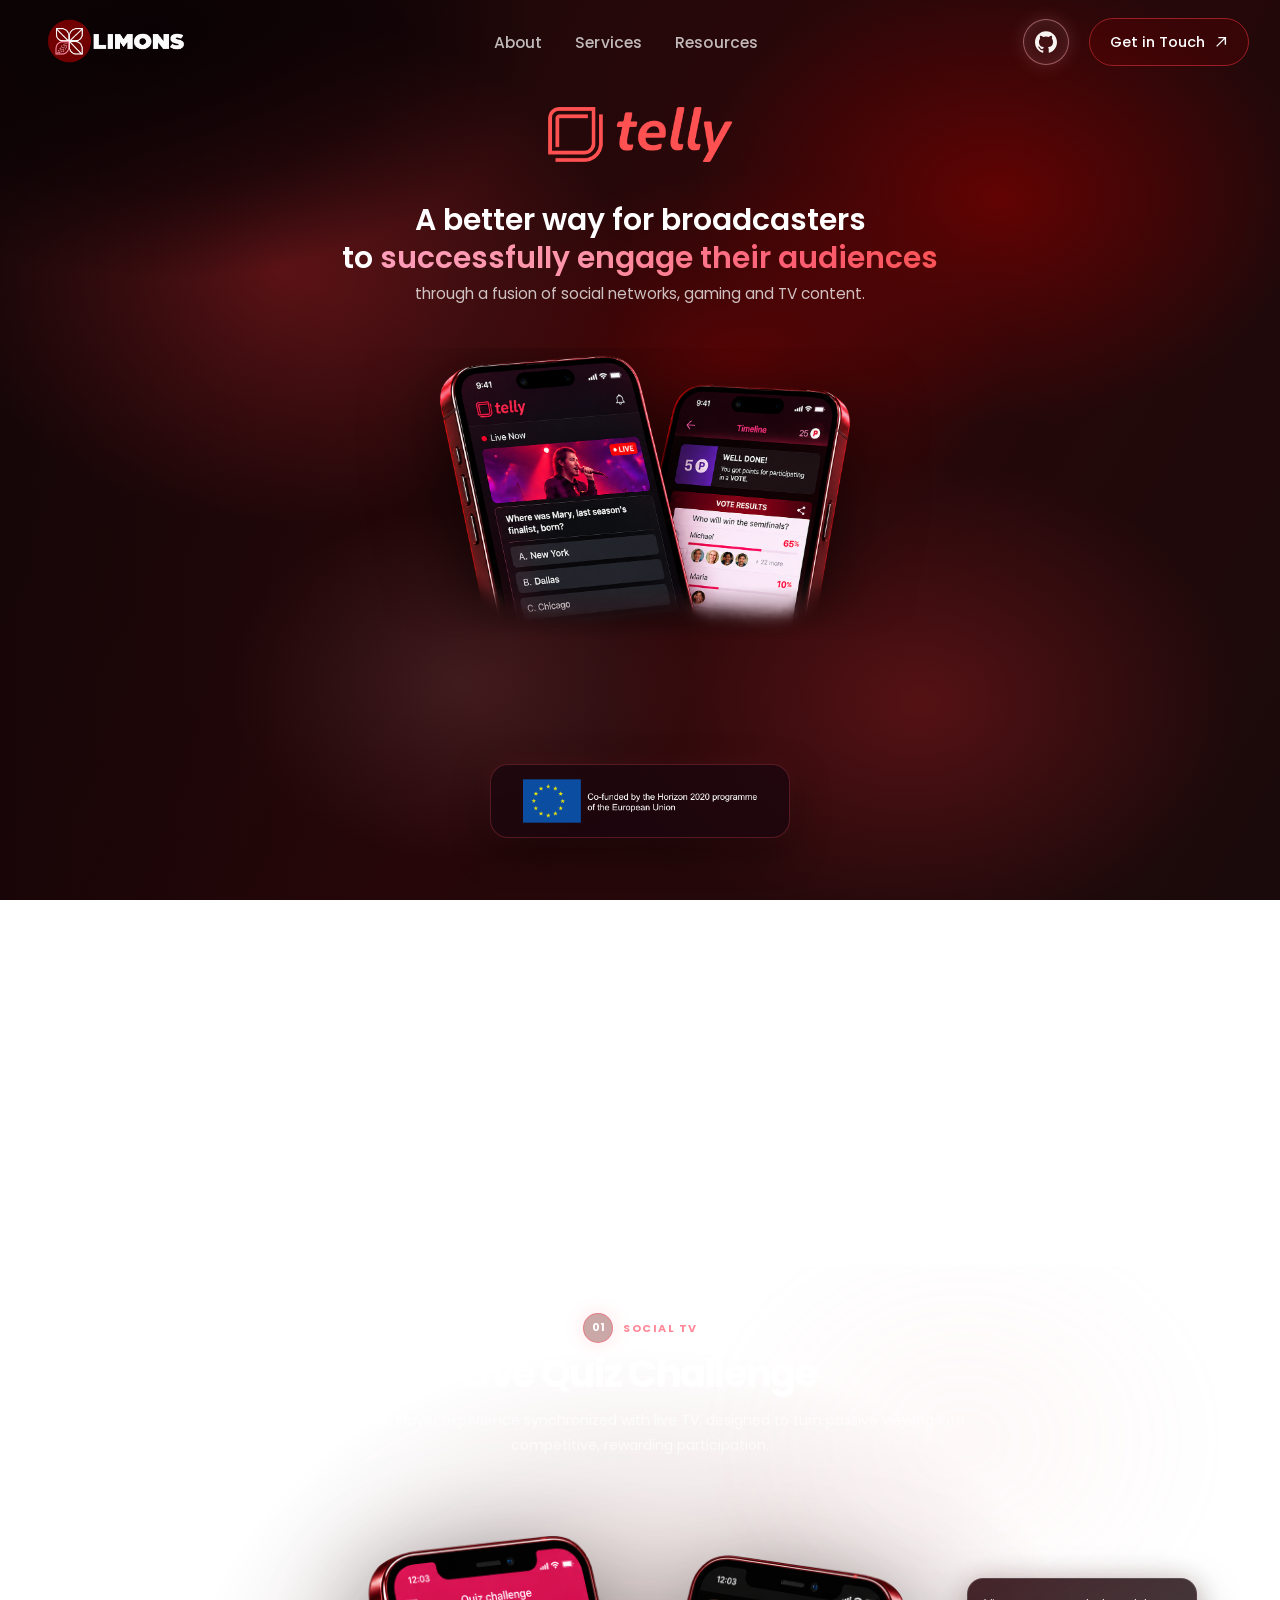
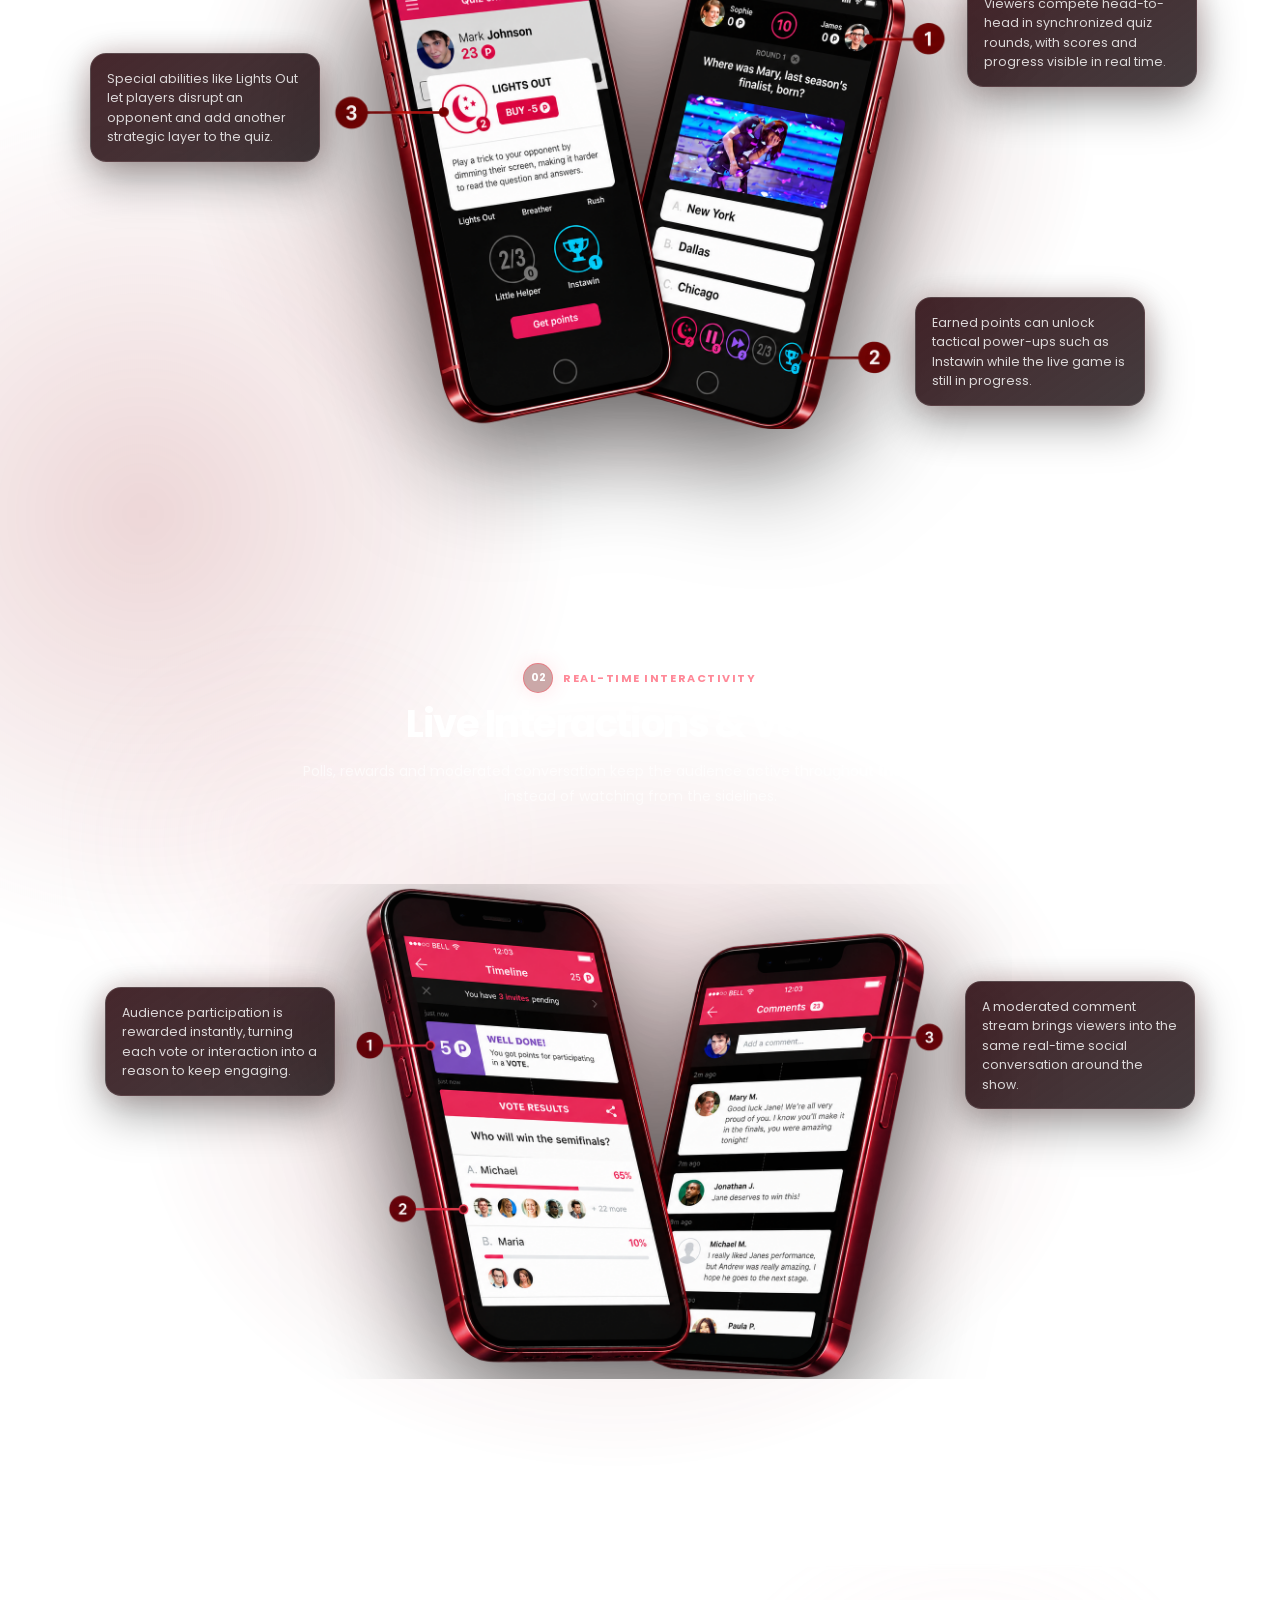
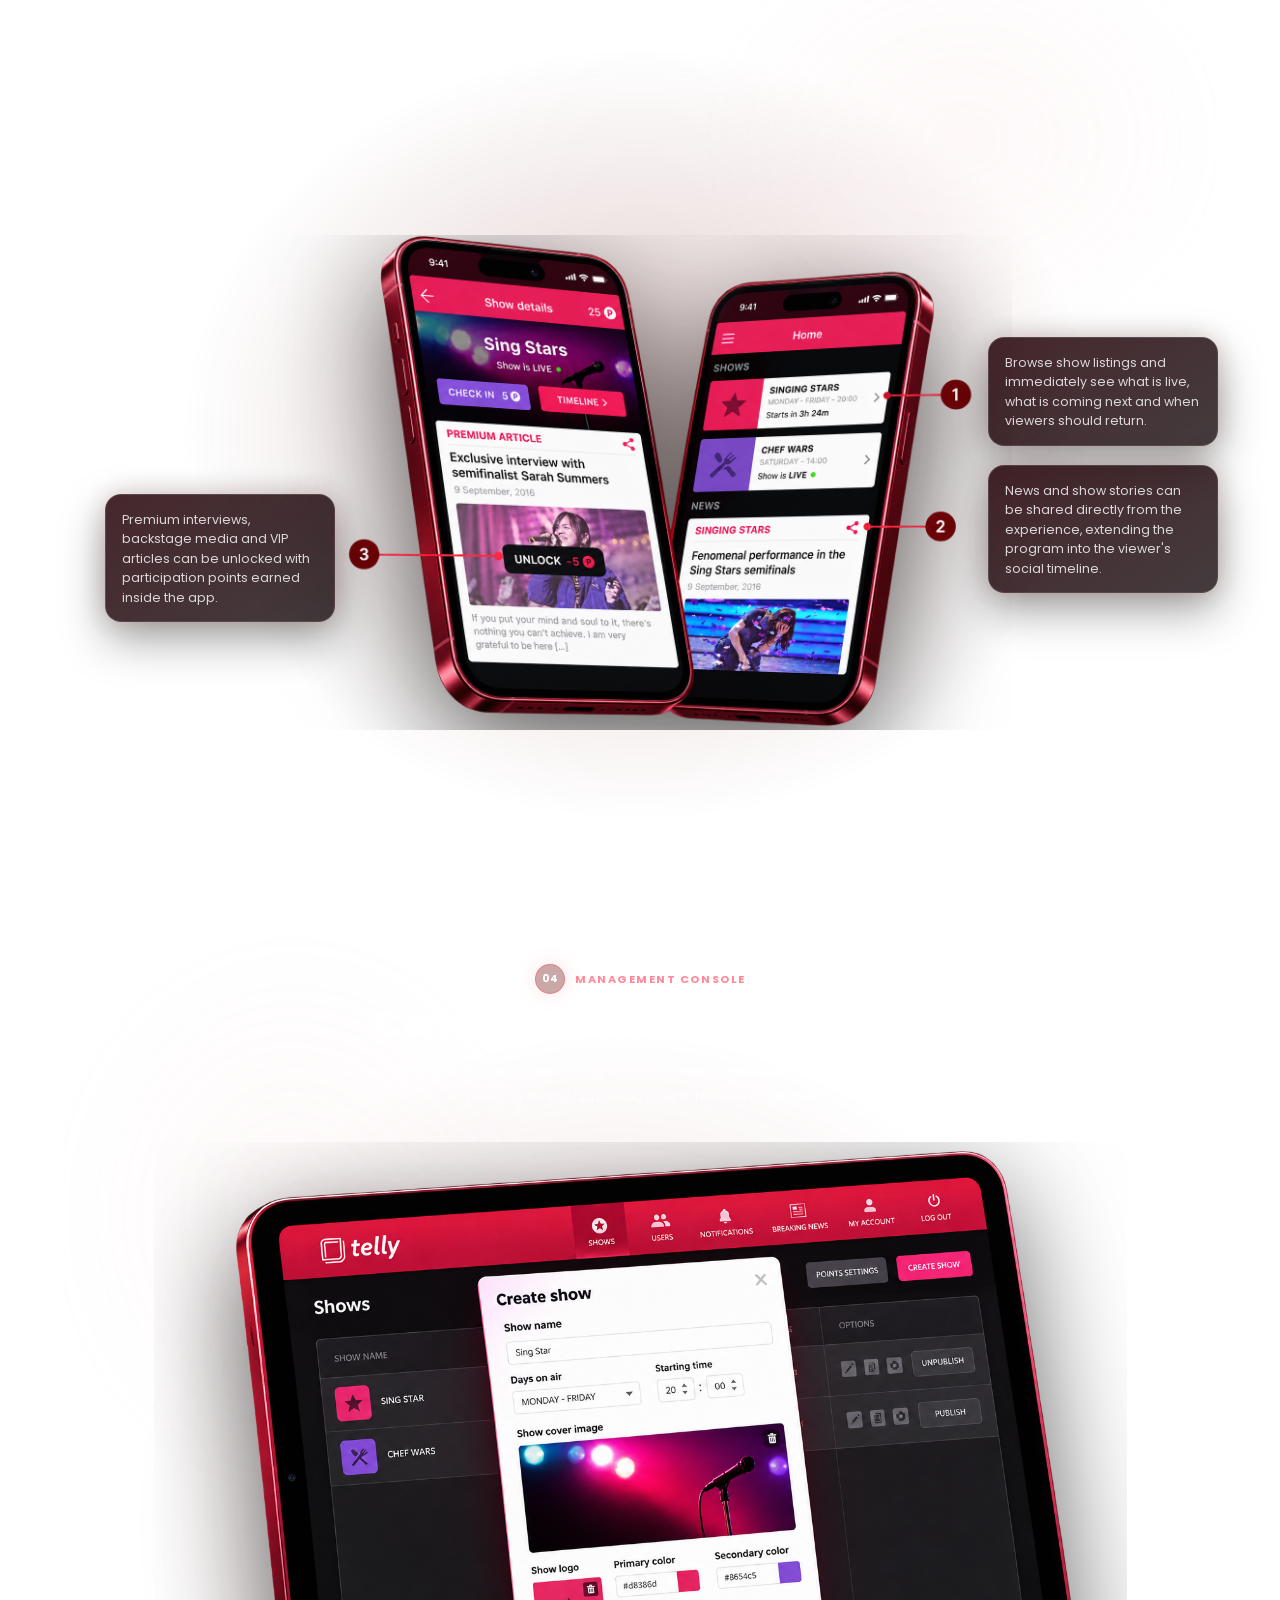
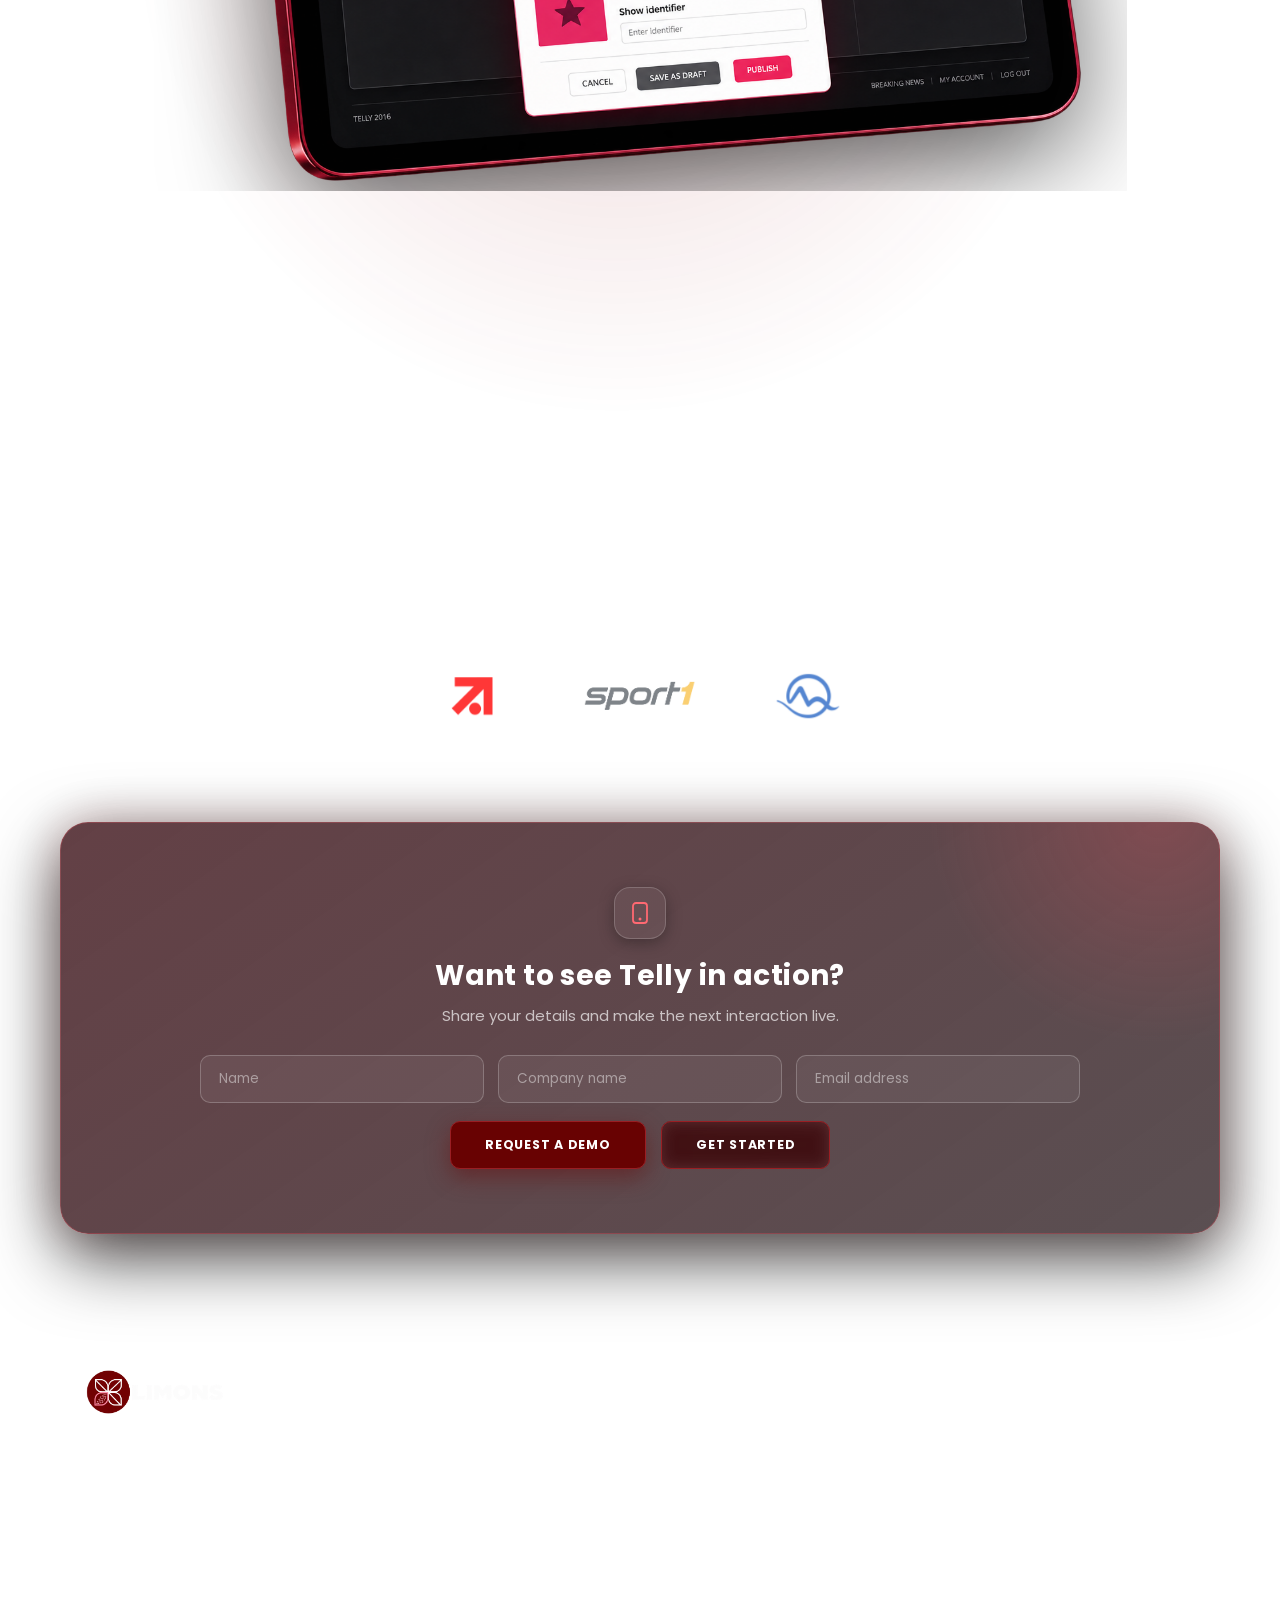
<file: product1.html>
<!DOCTYPE html>
<html lang="en">

<head>
  <meta charset="UTF-8">
  <meta name="viewport" content="width=device-width, initial-scale=1">
  <meta name="description"
    content="Telly | Social TV, second screen, live interaction and content management solution.">
  <title>Social TV (Telly) | Limons</title>
  <link rel="icon" type="image/png" href="assets/images/brand/favicon.png">
  <link rel="shortcut icon" href="favicon.ico">
  <link rel="apple-touch-icon" href="assets/images/brand/favicon.png">
  <link rel="preconnect" href="https://fonts.googleapis.com">
  <link rel="preconnect" href="https://fonts.gstatic.com" crossorigin>
  <link href="https://fonts.googleapis.com/css2?family=Poppins:wght@400;500;600;700;800&display=swap" rel="stylesheet">
  <style>
    :root {
      --u: min(100vw / 1672, 100vh / 941);
      --ease: cubic-bezier(.16, 1, .3, 1);
      --accent: #ff5361;
      --accent-2: #ea2b64;
      --rose: #f6a2aa;
      --ink: #231a1d;
      --paper: #f8f7f6;
      --white: #fff;
      --plum: #28263b;
      --plum-2: #37222a;
      --black: #060203;
      --muted: #6e6668;
      --line: #ebe6e7;
    }

    * {
      margin: 0;
      padding: 0;
      box-sizing: border-box
    }

    html {
      scroll-behavior: smooth;
      scrollbar-width: thin;
      scrollbar-color: #9A1E23 #0a0304
    }

    body {
      font-family: 'Poppins', system-ui, sans-serif;
      /* One continuous page background - exactly the same visual language as the hero.
         The hero and every following section sit on this single fixed gradient, so there
         is no horizontal seam where one section ends and the next begins. */
      background:
        radial-gradient(ellipse 38% 34% at 12% 4%, rgba(8, 1, 3, .92), rgba(8, 1, 3, .55) 50%, transparent 80%),
        linear-gradient(90deg, rgba(8, 1, 3, .38) 0%, rgba(8, 1, 3, .14) 26%, transparent 50%),
        radial-gradient(38% 40% at 22% 30%, rgba(154, 30, 35, .62), transparent 70%),
        radial-gradient(34% 36% at 78% 22%, rgba(104, 2, 2, .90), transparent 70%),
        radial-gradient(36% 38% at 72% 78%, rgba(154, 30, 35, .42), transparent 70%),
        radial-gradient(26% 28% at 36% 76%, rgba(243, 165, 173, .14), transparent 70%),
        radial-gradient(30% 30% at 58% 40%, rgba(104, 2, 2, .70), transparent 70%),
        linear-gradient(120deg, #1A0A0B 0%, #2a0709 50%, #1A0A0B 100%);
      background-attachment: fixed;
      background-repeat: no-repeat;
      background-size: cover;
      color: #fff;
      overflow-x: hidden;
      min-height: 100vh;
    }

    img {
      max-width: 100%;
      display: block
    }

    a {
      color: inherit;
      text-decoration: none
    }

    .abs {
      position: absolute
    }

    /* ---------- HERO: same brand gradient as home page ---------- */
    @keyframes auroraA {
      0% {
        transform: translate3d(-4%, -3%, 0) rotate(0deg) scale(1)
      }

      50% {
        transform: translate3d(4%, 3%, 0) rotate(7deg) scale(1.1)
      }

      100% {
        transform: translate3d(-3%, 4%, 0) rotate(-6deg) scale(1.04)
      }
    }

    @keyframes auroraB {
      0% {
        transform: translate3d(3%, 4%, 0) rotate(0deg) scale(1.05)
      }

      100% {
        transform: translate3d(-5%, -3%, 0) rotate(-9deg) scale(1.15)
      }
    }

    .hero {
      position: relative;
      width: 100vw;
      min-height: calc(var(--u)*940);
      overflow: hidden;
      display: flex;
      align-items: flex-start;
      justify-content: center;
      background: transparent;
      color: #fff;
      border: none !important;
    }

    .hero .shade {
      position: absolute;
      inset: 0;
      pointer-events: none;
      background: transparent
    }

    /* Hero no longer owns a separate full-screen gradient.
       This prevents a visible boundary between hero and the next section. */
    .hero::before,
    .hero .aurora2,
    .hero::after {
      display: none
    }

    /* soft blur + fade where the hero mockup meets the page (no hard edge) */
    .hero-blend {
      display: none
    }

    .stage {
      position: relative;
      flex: none;
      width: calc(var(--u)*1672);
      height: calc(var(--u)*940);
    }

    /* ==========================================================
       HERO VISUAL CONTAINER & GRADIENT INTEGRATION (Task 3)
       IMAGE -> IMAGE DETAILS -> SOFT DARK/RED GRADIENT -> PAGE BACKGROUND
    ========================================================== */
    .hero-image-wrapper,
    .mock {
      position: absolute;
      left: calc(var(--u)*456);
      top: calc(var(--u)*455);
      width: calc(var(--u)*760);
      z-index: 4;
      pointer-events: none;
      display: flex;
      justify-content: center;
    }

    @media (min-width:821px) {
      .hero-image-wrapper,
      .mock {
        left: calc(var(--u)*456);
        top: calc(var(--u)*455);
        bottom: auto;
        width: calc(var(--u)*760);
      }
    }

    .hero-image-container {
      position: relative;
      width: 100%;
      display: flex;
      justify-content: center;
      align-items: flex-start;
    }

    .hero-image,
    .mock img {
      width: 100%;
      height: auto;
      display: block;
      position: relative;
      z-index: 2;
      filter: drop-shadow(0 calc(var(--u)*30) calc(var(--u)*50) rgba(0, 0, 0, 0.65));
      -webkit-mask-image: linear-gradient(to bottom, #000 0%, #000 82%, rgba(0, 0, 0, .6) 93%, transparent 100%);
      mask-image: linear-gradient(to bottom, #000 0%, #000 82%, rgba(0, 0, 0, .6) 93%, transparent 100%);
      background: transparent;
    }

    .hero-image-container {
      background: transparent !important;
    }

    /* ---------- EU HORIZON 2020 BADGE ---------- */
    .eu-horizon-strip {
      width: 100%;
      display: flex;
      justify-content: center;
      align-items: center;
      padding: 44px 20px 24px;
      position: relative;
      z-index: 10;
    }

    .eu-horizon-inner {
      display: inline-flex;
      align-items: center;
      justify-content: center;
      padding: 14px 32px;
      background: rgba(26, 6, 14, 0.78);
      border: 1px solid rgba(255, 83, 97, 0.25);
      border-radius: 18px;
      backdrop-filter: blur(16px);
      -webkit-backdrop-filter: blur(16px);
      box-shadow: 0 12px 35px rgba(0, 0, 0, 0.5), 0 0 24px rgba(255, 83, 97, 0.12);
      transition: transform .3s var(--ease), border-color .3s, box-shadow .3s;
    }

    .eu-horizon-inner:hover {
      transform: translateY(-2px);
      border-color: rgba(255, 83, 97, 0.45);
      box-shadow: 0 16px 40px rgba(0, 0, 0, 0.6), 0 0 30px rgba(255, 83, 97, 0.22);
    }

    .eu-horizon-img {
      height: 44px;
      width: auto;
      max-width: 100%;
      display: block;
    }

    /* ---------- BRAND LOGO & SHARED NAVBAR ---------- */
    .logo {
      left: calc(var(--u)*64);
      top: calc(var(--u)*6);
      display: flex;
      align-items: center;
      z-index: 100;
      text-decoration: none
    }

    .logo img {
      height: calc(var(--u)*104);
      width: calc(var(--u)*104);
      display: block;
      object-fit: cover;
      object-position: 5% center;
      border-radius: 50%;
      clip-path: circle(46% at 50% 50%)
    }

    .logo .fallback {
      display: none;
      font-size: calc(var(--u)*25);
      font-weight: 800;
      letter-spacing: -.04em;
      color: #fff
    }

    .logo img.bad {
      display: none
    }

    .logo img.bad+.fallback {
      display: block
    }

    .nav {
      top: calc(var(--u)*36);
      left: calc(var(--u)*470);
      width: calc(var(--u)*740);
      display: flex;
      align-items: center;
      justify-content: center;
      gap: calc(var(--u)*36);
      z-index: 90;
      pointer-events: auto;
    }

    .nav-link {
      font-size: calc(var(--u)*19.5);
      color: rgba(255, 255, 255, .72);
      text-decoration: none;
      transition: color .25s ease;
      white-space: nowrap;
      display: inline-flex;
      align-items: center;
      gap: calc(var(--u)*6);
      cursor: pointer;
    }

    .nav-link:hover,
    .nav-link.on {
      color: #fff;
    }

    .drop-arrow {
      width: calc(var(--u)*10);
      height: calc(var(--u)*6);
      transition: transform .25s var(--ease);
    }

    .nav-item-dropdown {
      position: relative;
      display: inline-flex;
      align-items: center;
      padding: calc(var(--u)*8) 0;
    }

    .nav-item-dropdown:hover .drop-arrow {
      transform: rotate(180deg);
    }

    .dropdown-menu {
      position: absolute;
      top: 100%;
      left: 50%;
      transform: translateX(-50%) translateY(12px);
      width: calc(var(--u)*360);
      min-width: 290px;
      background: rgba(12, 4, 7, 0.96);
      backdrop-filter: blur(24px);
      -webkit-backdrop-filter: blur(24px);
      border: 1px solid rgba(255, 83, 97, 0.35);
      border-radius: calc(var(--u)*18);
      padding: calc(var(--u)*10);
      box-shadow: 0 calc(var(--u)*24) calc(var(--u)*60) rgba(0, 0, 0, 0.8), 0 0 calc(var(--u)*30) rgba(255, 83, 97, 0.18);
      opacity: 0;
      visibility: hidden;
      pointer-events: none;
      transition: opacity .25s var(--ease), transform .25s var(--ease), visibility .25s;
      z-index: 120;
    }

    .nav-item-dropdown:hover .dropdown-menu,
    .nav-item-dropdown:focus-within .dropdown-menu {
      opacity: 1;
      visibility: visible;
      pointer-events: auto;
      transform: translateX(-50%) translateY(0);
    }

    .dropdown-item {
      display: flex;
      align-items: center;
      gap: calc(var(--u)*12);
      padding: calc(var(--u)*10) calc(var(--u)*14);
      border-radius: calc(var(--u)*12);
      color: rgba(255, 255, 255, 0.82);
      text-decoration: none;
      transition: all .22s var(--ease);
    }

    .dropdown-item:hover {
      background: rgba(255, 83, 97, 0.18);
      color: #fff;
      transform: translateX(calc(var(--u)*4));
    }

    .dropdown-item.active {
      background: linear-gradient(90deg, rgba(255, 83, 97, 0.32), rgba(234, 43, 100, 0.12));
      border-left: calc(var(--u)*3) solid var(--accent);
      color: #fff;
    }

    .drop-badge {
      width: calc(var(--u)*30);
      height: calc(var(--u)*30);
      border-radius: calc(var(--u)*8);
      background: rgba(255, 255, 255, 0.08);
      border: 1px solid rgba(255, 255, 255, 0.15);
      display: grid;
      place-items: center;
      font-size: calc(var(--u)*12);
      font-weight: 700;
      color: var(--rose);
      flex-shrink: 0;
    }

    .drop-badge svg {
      width: calc(var(--u)*16);
      height: calc(var(--u)*16);
      stroke: currentColor;
      fill: none;
      stroke-width: 1.8;
      stroke-linecap: round;
      stroke-linejoin: round;
      display: block;
    }

    .drop-badge svg.solid,
    .drop-badge path.solid {
      fill: currentColor;
      stroke: none;
    }

    .dropdown-item:hover .drop-badge,
    .dropdown-item.active .drop-badge {
      background: linear-gradient(135deg, var(--accent), var(--accent-2));
      color: #fff;
      border-color: transparent;
      box-shadow: 0 0 calc(var(--u)*12) rgba(255, 83, 97, 0.4);
    }

    .drop-text {
      display: flex;
      flex-direction: column;
      text-align: left;
    }

    .drop-title {
      font-size: calc(var(--u)*14);
      font-weight: 600;
      color: #fff;
      line-height: 1.2;
    }

    .drop-desc {
      font-size: calc(var(--u)*11);
      color: rgba(255, 255, 255, 0.52);
      margin-top: calc(var(--u)*2);
      line-height: 1.2;
    }

    .header-right {
      position: absolute;
      left: calc(var(--u)*1286);
      top: calc(var(--u)*20);
      display: flex;
      align-items: center;
      gap: calc(var(--u)*12);
      z-index: 110;
    }

    .cta,
    .btn-contact {
      position: relative;
      width: calc(var(--u)*172);
      height: calc(var(--u)*57);
      border: calc(var(--u)*1.6) solid #c04057;
      border-radius: 999px;
      display: flex;
      align-items: center;
      justify-content: center;
      gap: calc(var(--u)*9);
      font-size: calc(var(--u)*18.5);
      font-weight: 500;
      color: #fff;
      text-decoration: none;
      background: rgba(80, 10, 20, 0.25);
      transition: background .35s, box-shadow .35s, transform .2s;
    }

    .cta:hover,
    .btn-contact:hover {
      background: rgba(192, 64, 87, 0.35);
      box-shadow: 0 0 calc(var(--u)*30) rgba(192, 64, 87, .45);
      transform: translateY(-1px);
    }

    .cta svg,
    .btn-contact svg,
    .arr {
      width: calc(var(--u)*15);
      height: calc(var(--u)*15);
    }

    .gh-hover {
      position: relative;
      display: flex;
      align-items: center;
      padding-bottom: calc(var(--u)*6);
    }

    .gh-trigger {
      width: calc(var(--u)*50);
      height: calc(var(--u)*50);
      display: grid;
      place-items: center;
      border-radius: 50%;
      transition: transform .25s var(--ease), filter .25s;
    }

    .gh-trigger img {
      width: 100%;
      height: 100%;
      display: block;
      filter: drop-shadow(0 0 calc(var(--u)*10) rgba(243, 165, 173, .5));
    }

    .gh-hover:hover .gh-trigger,
    .gh-hover:focus-within .gh-trigger {
      transform: scale(1.07);
      filter: drop-shadow(0 0 calc(var(--u)*16) rgba(243, 165, 173, .9));
    }

    .gh-modal {
      position: absolute;
      top: calc(100% + 2px);
      right: 0;
      width: calc(var(--u)*318);
      min-width: 280px;
      background: linear-gradient(165deg, rgba(82, 16, 34, .98), rgba(24, 5, 12, .98));
      border: 1px solid rgba(255, 83, 97, .42);
      border-radius: calc(var(--u)*18);
      padding: calc(var(--u)*18);
      box-shadow: 0 calc(var(--u)*22) calc(var(--u)*50) rgba(0, 0, 0, .75), 0 0 calc(var(--u)*28) rgba(255, 83, 97, .2);
      opacity: 0;
      visibility: hidden;
      pointer-events: none;
      transform: translateY(10px);
      transition: opacity .25s var(--ease), transform .25s var(--ease), visibility .25s;
      z-index: 200;
    }

    .gh-hover:hover .gh-modal,
    .gh-hover:focus-within .gh-modal {
      opacity: 1;
      visibility: visible;
      pointer-events: auto;
      transform: none;
    }

    .gh-modal-mark {
      width: calc(var(--u)*42);
      height: calc(var(--u)*42);
      margin-bottom: calc(var(--u)*12);
    }

    .gh-modal-mark img {
      width: 100%;
      height: 100%;
      display: block;
    }

    .gh-modal h4 {
      font-size: calc(var(--u)*20);
      font-weight: 700;
      color: #fff;
      margin: 0 0 calc(var(--u)*8);
      letter-spacing: -.02em;
    }

    .gh-modal p {
      font-size: calc(var(--u)*13.5);
      line-height: 1.45;
      color: rgba(255, 255, 255, .62);
      margin: 0 0 calc(var(--u)*14);
    }

    .gh-modal-btn {
      display: inline-flex;
      align-items: center;
      gap: calc(var(--u)*8);
      padding: calc(var(--u)*8) calc(var(--u)*14);
      border-radius: calc(var(--u)*10);
      background: rgba(255, 255, 255, .08);
      border: 1px solid rgba(255, 255, 255, .12);
      color: #fff;
      font-size: calc(var(--u)*13.5);
      font-weight: 600;
      text-decoration: none;
      transition: background .2s, border-color .2s;
    }

    .gh-modal-btn:hover {
      background: rgba(255, 83, 97, .22);
      border-color: rgba(255, 83, 97, .45);
    }

    .gh-modal-btn svg {
      width: calc(var(--u)*16);
      height: calc(var(--u)*16);
      fill: currentColor;
      stroke: none;
    }

    .cta {
      width: calc(var(--u)*172);
      height: calc(var(--u)*57);
      border: calc(var(--u)*1.6) solid #c04057;
      border-radius: 99px;
      display: flex;
      align-items: center;
      justify-content: center;
      gap: calc(var(--u)*9);
      font-size: calc(var(--u)*18.5);
      font-weight: 500;
      color: #fff;
      text-decoration: none;
      background: rgba(80, 10, 20, .25);
      transition: background .35s, box-shadow .35s, transform .2s;
    }

    .cta:hover {
      background: rgba(192, 64, 87, .35);
      box-shadow: 0 0 calc(var(--u)*30) rgba(192, 64, 87, .45);
      transform: translateY(-1px);
    }

    .cta svg {
      width: calc(var(--u)*15);
      height: calc(var(--u)*15)
    }

    /* ---------- HERO CONTENT ---------- */
    .hero-logo {
      position: absolute;
      left: 50%;
      translate: -50% 0;
      transform: translateY(28px);
      top: calc(var(--u)*140);
      width: calc(var(--u)*240);
      z-index: 7;
      text-align: center
    }

    .hero-logo img {
      max-width: 100%;
      height: auto;
      margin: 0 auto
    }

    .hero-copy {
      position: absolute;
      left: 0;
      top: calc(var(--u)*262);
      width: 100%;
      text-align: center;
      z-index: 7
    }

    .hero-copy h1 {
      font-size: calc(var(--u)*39);
      font-weight: 600;
      line-height: 1.28;
      white-space: nowrap
    }

    .hero-copy h1 .grad {
      background: linear-gradient(90deg, #fe9ebb 0%, #fe93a6 38%, #fe5f74 72%, #fb5357 100%);
      -webkit-background-clip: text;
      background-clip: text;
      color: transparent
    }

    .hero-copy p {
      margin-top: calc(var(--u)*8);
      font-size: calc(var(--u)*20);
      font-weight: 400;
      line-height: 1.45;
      color: rgba(255, 255, 255, .75);
      max-width: calc(var(--u)*860);
      margin-left: auto;
      margin-right: auto
    }

    /* ---------- SHARED SECTIONS ---------- */
    .section {
      position: relative;
      padding: 84px 0 96px;
      background: transparent;
      color: #fff
    }

    .section.alt {
      background: transparent;
      color: #fff
    }

    .container {
      width: min(calc(var(--u)*1496), 92vw);
      margin: 0 auto
    }

    .eyebrow {
      display: inline-flex;
      align-items: center;
      gap: 10px;
      font-size: 12px;
      font-weight: 700;
      letter-spacing: .16em;
      text-transform: uppercase;
      color: var(--accent)
    }

    .section-head {
      text-align: center;
      max-width: 840px;
      margin: 0 auto 48px
    }

    .section-head h2 {
      font-size: 42px;
      line-height: 1.15;
      letter-spacing: -.035em;
      margin-top: 13px;
      color: #fff
    }

    .section-head p {
      font-size: 15px;
      line-height: 1.8;
      color: rgba(255, 255, 255, 0.76);
      margin-top: 14px
    }

    /* ---------- APP FEATURES: FULL-WIDTH NUMBERED STORIES ---------- */
    .app-features-section {
      position: relative;
      padding: 82px 0 42px;
      background: transparent;
      overflow: hidden;
    }

    .app-features-section::before {
      content: "";
      position: absolute;
      width: min(900px, 72vw);
      height: min(900px, 72vw);
      left: -24vw;
      top: 18%;
      border-radius: 50%;
      background: radial-gradient(circle, rgba(154, 30, 35, .18), transparent 68%);
      filter: blur(12px);
      pointer-events: none;
    }

    .app-features-header {
      text-align: center;
      max-width: 860px;
      margin: 0 auto 72px;
      padding: 0 24px;
      position: relative;
      z-index: 2;
    }

    .feat-tag-eyebrow {
      display: inline-block;
      font-size: 11.5px;
      font-weight: 700;
      text-transform: uppercase;
      letter-spacing: .16em;
      color: var(--rose);
      margin-bottom: 12px;
    }

    .app-features-title {
      font-size: clamp(38px, 4.5vw, 62px);
      font-weight: 800;
      letter-spacing: -.045em;
      line-height: 1.04;
      color: #fff;
      margin: 0 0 16px;
    }

    .app-features-subtitle {
      font-size: clamp(14px, 1.2vw, 17px);
      line-height: 1.75;
      color: rgba(255, 255, 255, .68);
      margin: 0 auto;
      max-width: 720px;
    }

    .feature-stack {
      width: min(1480px, 94vw);
      margin: 0 auto;
      position: relative;
      z-index: 2;
    }

    .feature-story {
      position: relative;
      min-height: 760px;
      padding: 84px 0 98px;
      scroll-margin-top: 96px;
      isolation: isolate;
    }

    .feature-story+.feature-story {
      margin-top: 10px
    }

    .feature-story::before {
      content: "";
      position: absolute;
      inset: 4% 2%;
      z-index: -1;
      border-radius: 42px;
      background:
        radial-gradient(55% 62% at 50% 54%, rgba(104, 2, 2, .22), transparent 72%),
        radial-gradient(30% 34% at 78% 20%, rgba(243, 165, 173, .08), transparent 76%);
      filter: blur(2px);
      pointer-events: none;
    }

    .feature-story:nth-child(even)::before {
      background:
        radial-gradient(58% 62% at 48% 54%, rgba(154, 30, 35, .18), transparent 72%),
        radial-gradient(28% 34% at 20% 26%, rgba(243, 165, 173, .07), transparent 76%);
    }

    .feature-story-head {
      width: min(760px, 88vw);
      margin: 0 auto 34px;
      text-align: center;
      position: relative;
      z-index: 4;
    }

    .feature-kicker {
      display: inline-flex;
      align-items: center;
      gap: 10px;
      color: #ff8998;
      font-size: 11px;
      font-weight: 700;
      text-transform: uppercase;
      letter-spacing: .14em;
      margin-bottom: 10px;
    }

    .feature-kicker .feature-index {
      display: grid;
      place-items: center;
      width: 30px;
      height: 30px;
      border-radius: 50%;
      border: 1px solid rgba(255, 83, 97, .5);
      background: rgba(104, 2, 2, .34);
      color: #fff;
      letter-spacing: 0;
      font-size: 10.5px;
      box-shadow: 0 0 20px rgba(255, 83, 97, .16);
    }

    .feature-story h3 {
      margin: 0;
      color: #fff;
      font-size: clamp(30px, 3vw, 46px);
      line-height: 1.08;
      letter-spacing: -.04em;
      font-weight: 700;
    }

    .feature-story-head p {
      margin: 14px auto 0;
      max-width: 690px;
      color: rgba(255, 255, 255, .65);
      font-size: 14px;
      line-height: 1.75;
    }

    .feature-map {
      width: min(1160px, 94vw);
      margin: 0 auto;
      min-height: 580px;
      position: relative;
      display: flex;
      align-items: center;
      justify-content: center;
    }

    .feature-figure {
      width: min(760px, 58vw);
      min-height: 400px;
      margin: 0 auto;
      position: relative;
      z-index: 2;
    }

    .feature-figure img {
      width: 100%;
      height: auto;
      display: block;
      object-fit: contain;
      filter: drop-shadow(0 34px 56px rgba(0, 0, 0, .62));
    }

    .feature-note {
      position: absolute;
      top: var(--top);
      width: clamp(200px, 18vw, 260px);
      display: flex;
      gap: 12px;
      align-items: flex-start;
      padding: 14px 16px;
      border: 1px solid rgba(255, 255, 255, .12);
      border-radius: 16px;
      background: linear-gradient(145deg, rgba(44, 9, 15, .88), rgba(15, 4, 7, .78));
      -webkit-backdrop-filter: blur(20px);
      backdrop-filter: blur(20px);
      box-shadow: 0 18px 45px rgba(0, 0, 0, .35), 0 0 28px rgba(104, 2, 2, .18);
      z-index: 4;
      cursor: default;
      transition:
        border-color .35s cubic-bezier(.16, 1, .3, 1),
        box-shadow .35s cubic-bezier(.16, 1, .3, 1),
        background .35s cubic-bezier(.16, 1, .3, 1);
    }

    .feature-note:hover {
      border-color: rgba(255, 83, 97, .48);
      background: linear-gradient(145deg, rgba(58, 12, 20, .94), rgba(22, 5, 10, .86));
      box-shadow: 0 24px 50px rgba(0, 0, 0, .5), 0 0 32px rgba(255, 83, 97, .25);
    }

    /* NOTE: no translateY(-50%) here on purpose - the scroll-reveal animation owns
       `transform`, and fighting it caused the cards to jump when they appeared. */
    .feature-note.left {
      left: clamp(4px, 3vw, 30px);
    }

    .feature-note.right {
      right: clamp(4px, 3vw, 30px);
    }

    .feature-note-num {
      width: 31px;
      height: 31px;
      display: grid;
      place-items: center;
      flex: 0 0 31px;
      border-radius: 50%;
      background: linear-gradient(145deg, #b31329, #680202);
      border: 1px solid rgba(255, 126, 143, .72);
      box-shadow: 0 0 18px rgba(255, 83, 97, .25);
      font-size: 12px;
      font-weight: 800;
      color: #fff;
    }

    .feature-note p {
      margin: 1px 0 0;
      color: rgba(255, 255, 255, .82);
      font-size: 12.5px;
      line-height: 1.55;
    }

    .feature-story--quiz .note-1 {
      --top: 15%;
      margin-right: -7px;
    }

    .feature-story--quiz .note-2 {
      --top: 70%;
      margin-right: 45px;
    }

    .feature-story--quiz .note-3 {
      --top: 28%;
      margin-right: 20px;
    }

    .feature-story--interactions .note-1 {
      --top: 25%;
      margin-left: 15px;
    }

    .feature-story--interactions .note-2 {
      --top: 52%;
      margin-left: 15px;
    }

    .feature-story--interactions .note-3 {
      --top: 24%;
      margin-right: -5px;
    }

    .feature-story--shows .note-1 {
      --top: 25%;
      margin-right: -28px;
    }

    .feature-story--shows .note-2 {
      --top: 47%;
      margin-right: -28px;
    }

    .feature-story--shows .note-3 {
      --top: 52%;
      margin-left: 15px;
    }

    .feature-story--dashboard .feature-map {
      min-height: 540px
    }

    .feature-story--dashboard .feature-figure {
      width: min(1040px, 76vw)
    }

    .dashboard-points {
      width: min(1280px, 94vw);
      margin: 52px auto 28px;
      display: grid;
      grid-template-columns: repeat(3, minmax(0, 1fr));
      gap: clamp(18px, 2.5vw, 32px);
      align-items: stretch;
    }

    .dashboard-point {
      display: flex;
      align-items: flex-start;
      gap: 16px;
      padding: 22px 24px;
      border: 1px solid rgba(255, 255, 255, .12);
      border-radius: 18px;
      background: linear-gradient(145deg, rgba(44, 9, 15, .88), rgba(15, 4, 7, .78));
      -webkit-backdrop-filter: blur(20px);
      backdrop-filter: blur(20px);
      box-shadow: 0 18px 45px rgba(0, 0, 0, .35), 0 0 28px rgba(104, 2, 2, .18);
      color: rgba(255, 255, 255, .9);
      cursor: default;
      transition: transform .35s cubic-bezier(.16, 1, .3, 1),
        border-color .35s cubic-bezier(.16, 1, .3, 1),
        box-shadow .35s cubic-bezier(.16, 1, .3, 1),
        background .35s cubic-bezier(.16, 1, .3, 1);
      position: relative;
    }

    .dashboard-point:hover {
      transform: translateY(-6px);
      border-color: rgba(255, 83, 97, .48);
      background: linear-gradient(145deg, rgba(58, 12, 20, .94), rgba(22, 5, 10, .86));
      box-shadow: 0 24px 50px rgba(0, 0, 0, .5), 0 0 32px rgba(255, 83, 97, .25);
    }

    .dashboard-point-num {
      flex: 0 0 38px;
      width: 38px;
      height: 38px;
      border-radius: 50%;
      background: radial-gradient(circle at 35% 35%, #e61937 0%, #800513 85%, #50020b 100%);
      border: 1.5px solid rgba(255, 110, 130, .45);
      box-shadow: 0 0 16px rgba(220, 20, 50, .38), 0 4px 12px rgba(0, 0, 0, .5);
      display: flex;
      align-items: center;
      justify-content: center;
      font-size: 14px;
      font-weight: 700;
      color: #fff;
      line-height: 1;
      margin-top: 1px;
      transition: transform .35s cubic-bezier(.16, 1, .3, 1),
        box-shadow .35s cubic-bezier(.16, 1, .3, 1),
        border-color .35s cubic-bezier(.16, 1, .3, 1);
    }

    .dashboard-point:hover .dashboard-point-num {
      transform: scale(1.08);
      border-color: rgba(255, 126, 143, .85);
      box-shadow: 0 0 22px rgba(255, 83, 97, .6), 0 4px 14px rgba(0, 0, 0, .6);
    }

    .dashboard-point p {
      margin: 0;
      color: rgba(255, 255, 255, .88);
      font-size: clamp(13px, 1.05vw, 14.5px);
      line-height: 1.58;
    }

    .feature-caption {
      width: min(760px, 88vw);
      margin: 26px auto 0;
      text-align: center;
      color: rgba(255, 255, 255, .48);
      font-size: 12px;
      line-height: 1.7;
    }

    @media (max-width:1120px) {
      .feature-story {
        min-height: auto;
        padding: 72px 0 80px
      }

      .feature-map {
        min-height: auto;
        display: block
      }

      .feature-figure,
      .feature-story--dashboard .feature-figure {
        width: min(900px, 88vw)
      }

      .feature-note {
        position: relative;
        top: auto !important;
        left: auto !important;
        right: auto !important;
        width: auto;
        min-height: 100%;
      }

      .feature-story:not(.feature-story--dashboard) .feature-map {
        display: grid;
        grid-template-columns: repeat(3, minmax(0, 1fr));
        gap: 14px;
      }

      .feature-story:not(.feature-story--dashboard) .feature-figure {
        grid-column: 1/-1;
        margin-bottom: 8px
      }

      .feature-story:not(.feature-story--dashboard) .feature-note {
        grid-row: 2
      }

      .feature-story:not(.feature-story--dashboard) .note-1 {
        grid-column: 1
      }

      .feature-story:not(.feature-story--dashboard) .note-2 {
        grid-column: 2
      }

      .feature-story:not(.feature-story--dashboard) .note-3 {
        grid-column: 3
      }
    }

    @media (max-width:760px) {
      .app-features-section {
        padding-top: 60px
      }

      .app-features-header {
        margin-bottom: 42px
      }

      .feature-stack {
        width: min(94vw, 680px)
      }

      .feature-story {
        padding: 58px 0 66px
      }

      .feature-story::before {
        inset: 2% -3%;
        border-radius: 28px
      }

      .feature-story-head {
        margin-bottom: 24px
      }

      .feature-story h3 {
        font-size: 30px
      }

      .feature-story-head p {
        font-size: 13px
      }

      .feature-figure,
      .feature-story--dashboard .feature-figure {
        width: 100%
      }

      .feature-story:not(.feature-story--dashboard) .feature-map {
        grid-template-columns: 1fr;
        gap: 10px
      }

      .feature-story:not(.feature-story--dashboard) .feature-note {
        grid-column: 1 !important;
        grid-row: auto !important
      }

      .dashboard-points {
        width: 100%;
        grid-template-columns: 1fr;
        gap: 16px;
        margin-top: 24px
      }

      .feature-note,
      .dashboard-point {
        font-size: 12px
      }

      .feature-note {
        padding: 13px 14px;
        border-radius: 15px
      }

      .feature-caption {
        width: 100%;
        margin-top: 18px
      }
    }

    /* ---------- BRAND STRIP ---------- */
    .brand-strip {
      width: min(1160px, 92vw);
      margin: 32px auto 64px;
      padding: 36px 0;
      color: #fff;
      text-align: center;
    }

    .brand-strip .inner {
      display: flex;
      justify-content: center;
      align-items: center;
      gap: 48px;
      flex-wrap: wrap
    }

    .brand-strip p {
      font-size: 14px;
      letter-spacing: .08em;
      text-transform: uppercase;
      color: rgba(255, 255, 255, .8);
      width: 100%;
      margin-bottom: 12px
    }

    .brand-strip img {
      height: 52px;
      width: auto;
      mix-blend-mode: normal;
    }

    /* ---------- UNIFIED CTA BAND (Task 1: Pixel-Perfect Responsiveness) ---------- */
    .cta-band {
      width: min(1160px, 92vw);
      margin: 64px auto;
      padding: clamp(36px, 5vw, 64px) clamp(20px, 4vw, 48px);
      background: linear-gradient(145deg, rgba(55, 10, 17, .78), rgba(20, 4, 8, .70));
      border: 1px solid rgba(255, 83, 97, 0.28);
      border-radius: 28px;
      color: #fff;
      text-align: center;
      position: relative;
      overflow: hidden;
      box-shadow: 0 24px 70px rgba(0, 0, 0, 0.7), 0 0 50px rgba(104, 2, 2, 0.25);
      box-sizing: border-box;
    }

    .cta-band::before {
      content: "";
      position: absolute;
      width: 480px;
      height: 480px;
      right: -180px;
      top: -250px;
      background: radial-gradient(circle, rgba(255, 83, 97, .22), transparent 68%);
      pointer-events: none
    }

    /* Ensure .container inside .cta-band never breaks out of the card */
    .cta-band .container {
      width: 100%;
      max-width: 880px;
      margin: 0 auto;
      padding: 0;
      box-sizing: border-box;
    }

    .cta-band .band-icon {
      width: 52px;
      height: 52px;
      border: 1px solid rgba(255, 255, 255, .18);
      border-radius: 16px;
      display: grid;
      place-items: center;
      margin: 0 auto 16px;
      background: rgba(255, 255, 255, .05);
      box-shadow: 0 4px 16px rgba(0, 0, 0, 0.3);
    }

    .cta-band h3 {
      font-size: clamp(22px, 2.4vw, 28px);
      letter-spacing: .015em;
      font-weight: 700;
      color: #fff;
      margin-bottom: 8px
    }

    .cta-band p {
      font-size: clamp(13px, 1.2vw, 15px);
      color: rgba(255, 255, 255, .68);
      margin: 0 auto 28px;
      max-width: 580px;
      line-height: 1.5
    }

    .unified-cta-form {
      width: 100%;
      max-width: 100%;
      margin: 0 auto;
      display: flex;
      flex-direction: column;
      gap: 18px;
      align-items: center;
      box-sizing: border-box;
    }

    .form-row-inputs {
      display: grid;
      grid-template-columns: repeat(3, minmax(0, 1fr));
      gap: 14px;
      width: 100%;
      box-sizing: border-box;
    }

    .form-row-inputs input {
      width: 100%;
      min-width: 0;
      height: 48px;
      border: 1px solid rgba(255, 255, 255, 0.22);
      border-radius: 10px;
      background: rgba(255, 255, 255, 0.06);
      padding: 0 18px;
      color: #fff;
      outline: none;
      font: inherit;
      font-size: 13.5px;
      box-sizing: border-box;
      transition: border-color .2s, background .2s, box-shadow .2s;
    }

    .form-row-inputs input:focus {
      border-color: var(--accent);
      background: rgba(255, 255, 255, 0.09);
      box-shadow: 0 0 16px rgba(255, 83, 97, 0.3);
    }

    .form-row-inputs input::placeholder {
      color: rgba(255, 255, 255, 0.45);
    }

    .form-row-buttons {
      display: flex;
      gap: 16px;
      justify-content: center;
      align-items: center;
      flex-wrap: wrap;
      width: 100%;
      box-sizing: border-box;
    }

    .form-row-buttons .btn-demo {
      height: 48px;
      border: 0;
      border-radius: 10px;
      background: linear-gradient(90deg, #ff5361, #ea2b64);
      padding: 0 34px;
      color: #fff;
      font: 700 12.5px 'Poppins', sans-serif;
      letter-spacing: .06em;
      text-transform: uppercase;
      cursor: pointer;
      box-shadow: 0 8px 24px rgba(255, 70, 90, 0.35);
      transition: transform .2s, box-shadow .2s;
      box-sizing: border-box;
      display: inline-flex;
      align-items: center;
      justify-content: center;
      white-space: nowrap;
    }

    .form-row-buttons .btn-demo:hover {
      transform: translateY(-2px);
      box-shadow: 0 12px 32px rgba(255, 70, 90, 0.5);
    }

    .form-row-buttons .btn-start {
      height: 48px;
      border: 1.5px solid rgba(255, 83, 97, 0.65);
      border-radius: 10px;
      background: rgba(255, 83, 97, 0.12);
      padding: 0 34px;
      color: #fff;
      font: 700 12.5px 'Poppins', sans-serif;
      letter-spacing: .06em;
      text-transform: uppercase;
      cursor: pointer;
      backdrop-filter: blur(8px);
      -webkit-backdrop-filter: blur(8px);
      transition: transform .2s, background .2s, border-color .2s, box-shadow .2s;
      box-sizing: border-box;
      display: inline-flex;
      align-items: center;
      justify-content: center;
      white-space: nowrap;
    }

    .form-row-buttons .btn-start:hover {
      transform: translateY(-2px);
      background: rgba(255, 83, 97, 0.25);
      border-color: #ff5361;
      box-shadow: 0 8px 24px rgba(255, 83, 97, 0.35);
    }

    /* ---------- FOOTER ---------- */
    footer {
      background: transparent;
      border-top: 0;
      box-shadow: none;
      color: #fff;
      padding: 68px 6vw 28px;
      position: relative;
    }

    footer::before {
      display: none
    }

    .footer-grid {
      width: min(1160px, 92vw);
      margin: 0 auto;
      display: grid;
      grid-template-columns: 1.3fr repeat(4, 1fr);
      gap: 40px
    }

    .footer-brand h4 {
      font-size: 18px;
      letter-spacing: -.02em;
      margin-bottom: 11px
    }

    .footer-logo {
      display: inline-flex;
      align-items: center;
      margin-bottom: 14px;
      text-decoration: none;
      transition: transform .25s ease, opacity .25s ease;
    }

    .footer-logo:hover {
      transform: translateY(-2px);
      opacity: 0.95;
    }

    .footer-logo img,
    .footer-logo-img {
      width: 172px;
      height: 52px;
      max-width: calc(100vw - 110px);
      display: block;
      object-fit: contain;
      object-position: left center;
    }

    @media (max-width: 820px) {
      .footer-logo img,
      .footer-logo-img {
        width: 150px;
        height: 46px;
      }
    }

    .footer-brand p {
      font-size: 11px;
      line-height: 1.8;
      color: rgba(255, 255, 255, .42);
      max-width: 240px
    }

    footer h5 {
      font-size: 11px;
      text-transform: uppercase;
      letter-spacing: .1em;
      margin-bottom: 15px;
      color: rgba(255, 255, 255, .75)
    }

    footer a {
      display: block;
      text-decoration: none;
      font-size: 11px;
      color: rgba(255, 255, 255, .42);
      line-height: 2.05;
      transition: color .25s
    }

    footer a:hover {
      color: #fff
    }

    .footer-bottom {
      width: min(1160px, 92vw);
      margin: 44px auto 0;
      padding-top: 18px;
      border-top: 1px solid rgba(255, 255, 255, .08);
      display: flex;
      justify-content: space-between;
      gap: 20px;
      flex-wrap: wrap;
      color: rgba(255, 255, 255, .3);
      font-size: 10px
    }


    /* ---------- REVEAL ANIMATION ---------- */
    .reveal {
      opacity: 0;
      transform: translateY(28px);
      transition: opacity .9s var(--ease), transform .9s var(--ease)
    }

    .reveal.in {
      opacity: 1;
      transform: none
    }

    .reveal.delay-1 {
      transition-delay: .09s
    }

    .reveal.delay-2 {
      transition-delay: .18s
    }

    .reveal.delay-3 {
      transition-delay: .27s
    }

    /* ---------- RESPONSIVE ---------- */
    .mobile-toggle {
      display: none;
      position: fixed;
      top: 20px;
      right: 20px;
      width: 44px;
      height: 44px;
      border-radius: 10px;
      background: rgba(25, 7, 12, 0.88);
      border: 1px solid rgba(255, 83, 97, 0.35);
      flex-direction: column;
      justify-content: center;
      align-items: center;
      gap: 5px;
      cursor: pointer;
      z-index: 200;
    }

    .mobile-toggle span {
      width: 20px;
      height: 2px;
      background: #fff;
      transition: all .3s ease;
    }

    @media (max-width:1024px) {}

    @media (max-width:820px) {
      :root {
        --u: calc(100vw/600)
      }

      .mobile-toggle {
        display: flex
      }

      .nav {
        position: fixed;
        top: 0;
        left: 0;
        width: 100vw;
        height: 100vh;
        background: rgba(8, 2, 4, 0.97);
        backdrop-filter: blur(20px);
        -webkit-backdrop-filter: blur(20px);
        flex-direction: column;
        justify-content: center;
        gap: 20px;
        padding: 40px 24px;
        z-index: 180;
        opacity: 0;
        pointer-events: none;
        transition: opacity .3s ease;
      }

      .nav.open {
        opacity: 1;
        pointer-events: auto;
      }

      .nav-link {
        font-size: 20px
      }

      .dropdown-menu {
        position: static;
        transform: none !important;
        opacity: 1;
        visibility: visible;
        pointer-events: auto;
        width: 100%;
        margin-top: 10px;
        background: rgba(255, 255, 255, 0.04);
      }

      .hero {
        height: auto;
        min-height: 720px
      }

      .hero-blend {
        height: calc(var(--u)*120)
      }

      .section,
      .app-features-section {
        padding-left: 4vw;
        padding-right: 4vw
      }

      .stage {
        width: calc(var(--u)*600);
        height: calc(var(--u)*760)
      }

      .logo {
        left: calc(var(--u)*20);
        top: calc(var(--u)*10)
      }

      .logo img {
        height: calc(var(--u)*80);
        width: calc(var(--u)*80)
      }

      .logo .fallback {
        display: block;
        font-size: 23px
      }

      .cta {
        display: none
      }

      .hero-logo {
        top: calc(var(--u)*120);
        width: calc(var(--u)*220)
      }

      .hero-copy {
        top: calc(var(--u)*240);
        padding: 0 20px
      }

      .hero-copy h1 {
        font-size: calc(var(--u)*28);
        line-height: 1.35;
        white-space: normal
      }

      .hero-copy p {
        font-size: calc(var(--u)*16);
        width: 100%;
        margin-top: calc(var(--u)*10)
      }

      .mock,
      .hero-image-wrapper {
        left: 50%;
        transform: translateX(-50%);
        top: calc(var(--u)*400);
        width: calc(var(--u)*540);
      }

      .section {
        padding: 68px 5vw
      }

      .section-head h2 {
        font-size: 32px
      }

      .cta-band {
        width: 92%;
        margin: 40px auto;
        padding: 44px 20px;
        border-radius: 20px
      }

      .form-row-inputs {
        grid-template-columns: 1fr;
        gap: 12px;
        width: 100%
      }

      .form-row-buttons {
        flex-direction: column;
        width: 100%;
        gap: 12px
      }

      .form-row-buttons button,
      .form-row-buttons .btn-demo,
      .form-row-buttons .btn-start {
        width: 100%
      }

      .footer-grid {
        grid-template-columns: 1fr 1fr;
        gap: 30px
      }

      .footer-brand {
        grid-column: 1/-1
      }

      .footer-bottom {
        margin-top: 30px
      }

      .specs-grid-minimal {
        grid-template-columns: 1fr
      }

      .app-features-section {
        padding: 36px 4vw 72px
      }

      .app-features-title {
        font-size: 32px
      }
    }

    @media (max-width:480px) {
      .cta-band {
        width: 94%;
        padding: 36px 16px;
        border-radius: 18px
      }

      .cta-band h3 {
        font-size: 22px
      }

      .footer-grid {
        grid-template-columns: 1fr;
        gap: 24px
      }
    }

    @media (prefers-reduced-motion:reduce) {
      * {
        animation: none !important;
        transition: none !important
      }

      .reveal {
        opacity: 1;
        transform: none
      }
    }

    button:not(.mobile-toggle),
    a[class*="btn"],
    .pill {
      background-repeat: no-repeat !important;
      background-position: bottom !important;
      background-size: 100% 0% !important;
      transition: background-size .45s cubic-bezier(.16, 1, .3, 1), color .25s ease, transform .25s ease
    }

    button:not(.mobile-toggle):hover,
    button:not(.mobile-toggle):focus-visible,
    a[class*="btn"]:hover,
    a[class*="btn"]:focus-visible,
    .pill:hover {
      background-image: linear-gradient(#c51e46, #c51e46) !important;
      background-size: 100% 100% !important
    }
  </style>
  <link rel="stylesheet" href="assets/css/site-header.css">
  <link rel="stylesheet" href="assets/css/motion.css">
  <link rel="stylesheet" href="assets/css/brand-ui.css">
</head>

<body data-mo-entrance="all">

  <section class="hero" id="top">
    <div class="aurora2"></div>
    <div class="shade"></div>
    <div class="stage">

      <a class="abs logo" href="index.html" aria-label="Limons Home">
        <img src="assets/images/brand/Horizontal Logo.png" alt="Limons" onerror="this.classList.add('bad')">
        <span class="fallback">Limons</span>
      </a>

      <!-- UNIFIED NAVBAR WITH PRODUCTS & SERVICES DROPDOWN -->
      <nav class="abs nav" id="mainNav" aria-label="Primary navigation">
        <a class="nav-link" href="about.html">About</a>

        <!-- SERVICES LINK -->
        <a class="nav-link" href="services.html">Services</a>

        <!-- PRODUCTS DROPDOWN -->
        <div class="nav-item-dropdown" id="productsDropdown">
          <a class="nav-link on nav-drop-trigger" href="javascript:void(0)" aria-haspopup="true" aria-expanded="false">
            Products
            <svg class="drop-arrow" viewBox="0 0 10 6" fill="none" stroke="currentColor" stroke-width="1.8"
              stroke-linecap="round">
              <path d="M1 1l4 4 4-4" />
            </svg>
          </a>
          <div class="dropdown-menu" role="menu">
            <a class="dropdown-item active" href="product1.html">
              <span class="drop-badge"><svg viewBox="0 0 24 24">
                  <rect x="2" y="5" width="20" height="13" rx="2"></rect>
                  <path d="M8 21h8M12 18v3"></path>
                </svg></span>
              <div class="drop-text">
                <span class="drop-title">Social TV (Telly)</span>
                <span class="drop-desc">Live interaction, quiz &amp; second screen</span>
              </div>
            </a>
            <a class="dropdown-item" href="product2.html">
              <span class="drop-badge"><svg viewBox="0 0 24 24">
                  <path d="M4 12a8 8 0 0 1 14-5.3L20 8"></path>
                  <path d="M20 4v4h-4"></path>
                  <path d="M20 12a8 8 0 0 1-14 5.3L4 16"></path>
                  <path d="M4 20v-4h4"></path>
                </svg></span>
              <div class="drop-text">
                <span class="drop-title">File Sync</span>
                <span class="drop-desc">Real-time enterprise file synchronization</span>
              </div>
            </a>
            <a class="dropdown-item" href="product3.html">
              <span class="drop-badge"><svg viewBox="0 0 24 24">
                  <path d="M13 2L4 14h7l-1 8 9-12h-7l1-8z"></path>
                </svg></span>
              <div class="drop-text">
                <span class="drop-title">On-Demand</span>
                <span class="drop-desc">Real-time dispatch, booking &amp; tracking</span>
              </div>
            </a>
            <a class="dropdown-item" href="product4.html">
              <span class="drop-badge"><svg viewBox="0 0 24 24">
                  <rect x="3" y="5" width="18" height="14" rx="2.5"></rect>
                  <path class="solid" d="M10 9.2v5.6l5-2.8-5-2.8z"></path>
                </svg></span>
              <div class="drop-text">
                <span class="drop-title">Video Player (Veeplay)</span>
                <span class="drop-desc">Native mobile video player &amp; ad SDK</span>
              </div>
            </a>
          </div>
        </div>
        <a class="nav-link" href="resources.html">Resources</a>
        <a class="mobile-contact nav-link" href="contact.html">Get in Touch<svg viewBox="0 0 16 16" fill="none"
            stroke="currentColor" stroke-width="1.8">
            <path d="M3 13L13 3M5 3h8v8" />
          </svg></a>
      </nav>

      <div class="header-right">
        <div class="gh-hover">
          <a class="gh-trigger" href="https://github.com" target="_blank" rel="noopener noreferrer"
            aria-label="Open Source on GitHub">
            <svg viewBox="0 0 24 24" aria-hidden="true">
              <path
                d="M12 .3C5.37.3 0 5.67 0 12.3c0 5.3 3.44 9.8 8.21 11.39.6.11.82-.26.82-.58 0-.28-.01-1.04-.02-2.04-3.34.73-4.04-1.61-4.04-1.61-.55-1.39-1.33-1.76-1.33-1.76-1.09-.74.08-.73.08-.73 1.2.09 1.84 1.24 1.84 1.24 1.07 1.83 2.8 1.3 3.49 1 .11-.78.42-1.3.76-1.6-2.67-.3-5.47-1.33-5.47-5.93 0-1.31.47-2.38 1.24-3.22-.12-.3-.54-1.52.12-3.18 0 0 1.01-.32 3.3 1.23a11.5 11.5 0 0 1 6 0c2.29-1.55 3.3-1.23 3.3-1.23.66 1.66.24 2.88.12 3.18.77.84 1.24 1.91 1.24 3.22 0 4.61-2.81 5.62-5.48 5.92.43.37.81 1.1.81 2.23 0 1.61-.01 2.91-.01 3.31 0 .32.22.7.83.58C20.56 22.1 24 17.6 24 12.3 24 5.67 18.63.3 12 .3z">
              </path>
            </svg>
          </a>
          <div class="gh-modal" role="tooltip">
            <h4>Open Source</h4>
            <p>Check out our GitHub profile to explore our development tools, frameworks and open source contributions.
            </p>
            <a class="gh-modal-btn" href="https://github.com/appscend" target="_blank" rel="noopener noreferrer">
              <svg viewBox="0 0 24 24" aria-hidden="true">
                <path
                  d="M12 .3C5.37.3 0 5.67 0 12.3c0 5.3 3.44 9.8 8.21 11.39.6.11.82-.26.82-.58 0-.28-.01-1.04-.02-2.04-3.34.73-4.04-1.61-4.04-1.61-.55-1.39-1.33-1.76-1.33-1.76-1.09-.74.08-.73.08-.73 1.2.09 1.84 1.24 1.84 1.24 1.07 1.83 2.8 1.3 3.49 1 .11-.78.42-1.3.76-1.6-2.67-.3-5.47-1.33-5.47-5.93 0-1.31.47-2.38 1.24-3.22-.12-.3-.54-1.52.12-3.18 0 0 1.01-.32 3.3 1.23a11.5 11.5 0 0 1 6 0c2.29-1.55 3.3-1.23 3.3-1.23.66 1.66.24 2.88.12 3.18.77.84 1.24 1.91 1.24 3.22 0 4.61-2.81 5.62-5.48 5.92.43.37.81 1.1.81 2.23 0 1.61-.01 2.91-.01 3.31 0 .32.22.7.83.58C20.56 22.1 24 17.6 24 12.3 24 5.67 18.63.3 12 .3z">
                </path>
              </svg>
              View on Github
            </a>
          </div>
        </div>
        <a class="cta" href="contact.html">Get in Touch
          <svg viewBox="0 0 16 16" fill="none" stroke="#fff" stroke-width="1.6">
            <path d="M3 13L13 3M5 3h8v8"></path>
          </svg>
        </a>
      </div>

      <button class="mobile-toggle" id="mobileToggle" aria-label="Open menu">
        <span></span><span></span><span></span>
      </button>

      <div class="abs hero-logo mo-hero-logo" id="tlogo">
        <img src="assets/images/products/logo_telly.png" alt="Telly">
      </div>
      <div class="hero-copy">
        <h1 class="mo-hero-title"><span>A better way for broadcasters</span><br>to <span class="grad">successfully
            engage their audiences</span></h1>
        <p class="mo-hero-sub">through a fusion of social networks, gaming and TV content.</p>
      </div>
      <!-- Hero Visual Container -->
      <div class="hero-image-wrapper mock mo-hero-img" id="mock">
        <div class="hero-image-container">
          <img src="assets/images/products/hero.png" alt="Telly live interactive broadcast experience"
            class="hero-image mo-float" loading="eager" decoding="async">
        </div>
      </div>
    </div>
    <div class="hero-blend"></div>
  </section>

  <!-- CO-FUNDED BY HORIZON 2020 EU BADGE -->
  <div class="eu-horizon-strip mo-badge">
    <div class="eu-horizon-inner">
      <img src="assets/images/brand/horizon_2020.png"
        alt="Co-funded by the Horizon 2020 programme of the European Union" class="eu-horizon-img">
    </div>
  </div>

  <!-- ==========================================================
       APP FEATURES - FULL-WIDTH NUMBERED STORIES
  =========================================================== -->
  <section class="section app-features-section" id="app-features">
    <div class="app-features-header mo-reveal">
      <p class="app-features-subtitle mo-text-reveal"
        style="font-size:clamp(22px,2.6vw,36px);line-height:1.6;max-width:900px;font-weight:500;letter-spacing:-.02em;">
        Telly connects live television with real-time audience participation, social conversation, premium content and
        centralized show management.</p>
    </div>

    <div class="feature-stack">
      <section class="feature-story feature-story--quiz" id="quiz">
        <div class="feature-story-head">
          <div class="feature-kicker"><span class="feature-index">01</span><span>Social TV</span></div>
          <h3>Live Quiz Challenge</h3>
          <p>A Player vs. Player experience synchronized with live TV, designed to turn passive viewing into
            competitive, rewarding participation.</p>
        </div>
        <div class="feature-map">
          <div class="feature-note right note-1 mo-reveal mo-s2">
            <p>Viewers compete head-to-head in synchronized quiz rounds, with scores and progress visible in real time.
            </p>
          </div>
          <div class="feature-note right note-2 mo-reveal mo-s3">
            <p>Earned points can unlock tactical power-ups such as Instawin while the live game is still in progress.
            </p>
          </div>
          <div class="feature-note left note-3 mo-reveal mo-s4">
            <p>Special abilities like Lights Out let players disrupt an opponent and add another strategic layer to the
              quiz.</p>
          </div>
          <figure class="feature-figure mo-img-reveal mo-mockup-reveal">
            <img class="mo-float-slow" src="assets/images/mockups/telly/Burgundy Quiz Challenge iPhone Mockup.png"
              alt="Telly live quiz challenge">
          </figure>
        </div>
      </section>

      <section class="feature-story feature-story--interactions" id="interactions">
        <div class="feature-story-head">
          <div class="feature-kicker"><span class="feature-index">02</span><span>Real-Time Interactivity</span></div>
          <h3>Live Interactions &amp; Voting</h3>
          <p>Polls, rewards and moderated conversation keep the audience active throughout the broadcast instead of
            watching from the sidelines.</p>
        </div>
        <div class="feature-map">
          <div class="feature-note left note-1 mo-reveal mo-s2">
            <p>Audience participation is rewarded instantly, turning each vote or interaction into a reason to keep
              engaging.</p>
          </div>
          <div class="feature-note left note-2 mo-reveal mo-s3">
            <p>Live vote results surface audience sentiment as it develops, giving viewers immediate feedback on the
              wider conversation.</p>
          </div>
          <div class="feature-note right note-3 mo-reveal mo-s4">
            <p>A moderated comment stream brings viewers into the same real-time social conversation around the show.
            </p>
          </div>
          <figure class="feature-figure mo-img-reveal mo-mockup-reveal">
            <img class="mo-float-slow" src="assets/images/mockups/telly/Burgundy iPhone App Showcase.png"
              alt="Telly voting and comments screens">
          </figure>
        </div>
      </section>

      <section class="feature-story feature-story--shows" id="shows">
        <div class="feature-story-head">
          <div class="feature-kicker"><span class="feature-index">03</span><span>Dedicated Media Hub</span></div>
          <h3>Shows &amp; VIP Program Portals</h3>
          <p>Dedicated show hubs combine live schedules, shareable stories and premium content so each program can
            extend beyond the broadcast itself.</p>
        </div>
        <div class="feature-map">
          <div class="feature-note right note-1 mo-reveal mo-s2">
            <p>Browse show listings and immediately see what is live, what is coming next and when viewers should
            return.</p>
          </div>
          <div class="feature-note right note-2 mo-reveal mo-s3">
            <p>News and show stories can be shared directly from the experience, extending the program into the viewer's
              social timeline.</p>
          </div>
          <div class="feature-note left note-3 mo-reveal mo-s4">
            <p>Premium interviews, backstage media and VIP articles can be unlocked with participation points earned
              inside the app.</p>
          </div>
          <figure class="feature-figure mo-img-reveal mo-mockup-reveal">
            <img class="mo-float-slow" src="assets/images/mockups/telly/Tilted Maroon iPhones Showcasing App UI.png"
              alt="Telly show portal and premium content screens">
          </figure>
        </div>
      </section>

      <section class="feature-story feature-story--dashboard" id="dashboard">
        <div class="feature-story-head">
          <div class="feature-kicker"><span class="feature-index">04</span><span>Management Console</span></div>
          <h3>Centralized Show Dashboard</h3>
          <p>Production teams control shows, publishing and audience operations from one interface without needing a new
            app deployment for every update.</p>
        </div>
        <div class="feature-map">
          <figure class="feature-figure mo-img-reveal mo-mockup-reveal">
            <img class="mo-float-slow" src="assets/images/mockups/telly/Telly Dashboard Tablet Mockup.png"
              alt="Telly centralized show management dashboard">
          </figure>
        </div>
        <div class="dashboard-points" data-mo-stagger>
          <div class="dashboard-point mo-reveal">
            <span class="dashboard-point-num">1</span>
            <p>Create and configure shows, schedules, branding and publishing states from one console.</p>
          </div>
          <div class="dashboard-point mo-reveal">
            <span class="dashboard-point-num">2</span>
            <p>Manage users, notifications, breaking news and show operations from the same production workspace.</p>
          </div>
          <div class="dashboard-point mo-reveal">
            <span class="dashboard-point-num">3</span>
            <p>Adjust live experiences and content without forcing the audience through an app re-deployment.</p>
          </div>
        </div>
      </section>
    </div>
  </section>

  <!-- BRAND STRIP -->
  <section class="brand-strip">
    <div class="inner">
      <p>Trusted by premier broadcasters and media networks</p>
      <img src="assets/images/testimonials/testimonial_p7s1.png" alt="ProSiebenSat.1">
      <img src="assets/images/testimonials/testimonial_sport1.png" alt="Sport1">
      <img src="assets/images/testimonials/testimonial_markiza.png" alt="Markiza">
    </div>
  </section>

  <!-- UNIFIED CONTACT & DEMO COMPONENT -->
  <section class="cta-band mo-cta-band" id="contact">
    <div class="container">
      <div class="band-icon">
        <svg width="24" height="24" viewBox="0 0 24 24" fill="none" stroke="#ff6972" stroke-width="1.8">
          <rect x="5" y="2" width="14" height="20" rx="3" />
          <line x1="12" y1="18" x2="12" y2="18.01" stroke-width="3" stroke-linecap="round" />
        </svg>
      </div>
      <h3>Want to see Telly in action?</h3>
      <p>Share your details and make the next interaction live.</p>

      <form class="unified-cta-form"
        onsubmit="event.preventDefault(); alert('Thank you! Your request has been received. Our solutions team will reach out shortly.');">
        <div class="form-row-inputs">
          <input required type="text" name="name" placeholder="Name" aria-label="Name">
          <input required type="text" name="company" placeholder="Company name" aria-label="Company name">
          <input required type="email" name="email" placeholder="Email address" aria-label="Email address">
        </div>
        <div class="form-row-buttons">
          <button type="submit" class="btn-demo">Request a Demo</button>
          <button type="submit" class="btn-start">Get Started</button>
        </div>
      </form>
    </div>
  </section>

  <footer>
    <div class="footer-grid">
      <div class="footer-brand">
        <a class="footer-logo" href="index.html" aria-label="Limons Home">
          <img src="assets/images/brand/Horizontal Logo.png" alt="Limons" class="footer-logo-img">
        </a>
        <p>Premium mobile and digital product experiences built with modern architecture and visual excellence.</p>
      </div>
      <div>
        <h5>Products</h5>
        <a href="product1.html">Social TV (Telly)</a>
        <a href="product2.html">File Sync</a>
        <a href="product3.html">On-Demand</a>
        <a href="product4.html">Video Player (Veeplay)</a>
      </div>
      <div>
        <h5>Services</h5>
        <a href="services.html">Services Overview</a>
        <a href="services.html#process">Process &amp; Workflow</a>
        <a href="contact.html">Start a Project</a>
      </div>
      <div>
        <h5>About</h5>
        <a href="index.html#trust">Company</a>
        <a href="index.html#trust">Partners</a>
        <a href="#contact">Press Room</a>
        <a href="#contact">Contact</a>
      </div>
      <div>
        <h5>Platform</h5>
        <a href="#quiz">Quiz Challenge</a>
        <a href="#interactions">Live Interactions</a>
        <a href="#shows">Shows &amp; Content</a>
        <a href="#dashboard">Dashboard</a>
      </div>
    </div>
    <div class="footer-bottom">
      <span>© 2026 Limons · Social TV (Telly)</span>
      <div class="footer-legal-links">
        <a href="terms.html">Terms of Service</a>
        <span class="footer-legal-sep">·</span>
        <a href="privacy.html">Privacy Policy</a>
      </div>
    </div>
  </footer>

  <script>
    (() => {
      const $ = s => document.querySelector(s);
      const $$ = s => [...document.querySelectorAll(s)];
      const reduce = matchMedia('(prefers-reduced-motion: reduce)').matches;

      // Mobile Menu Toggle
      const mobileToggle = $('#mobileToggle');
      const mainNav = $('#mainNav');
      if (mobileToggle && mainNav) {
        mobileToggle.addEventListener('click', () => {
          mainNav.classList.toggle('open');
          mobileToggle.classList.toggle('open');
        });
      }

      // Trigger hero entrance immediately
      setTimeout(() => {
        document.querySelectorAll('.mo-hero-logo, .mo-hero-title, .mo-hero-sub, .mo-hero-img').forEach(el => el.classList.add('in'));
      }, 60);

      // Smooth navigation
      $$('a[href^="#"]').forEach(a => a.addEventListener('click', e => {
        const id = a.getAttribute('href');
        if (id && id.length > 1) {
          const target = document.querySelector(id);
          if (target) {
            e.preventDefault();
            if (mainNav && mainNav.classList.contains('open')) {
              mainNav.classList.remove('open');
              if (mobileToggle) mobileToggle.classList.remove('open');
            }
            target.scrollIntoView({ behavior: reduce ? 'auto' : 'smooth' });
          }
        }
      }));

    })();
  </script>
  <script src="assets/js/lenis.min.js"></script>
  <script src="assets/js/motion.js"></script>
</body>

</html>
</file>
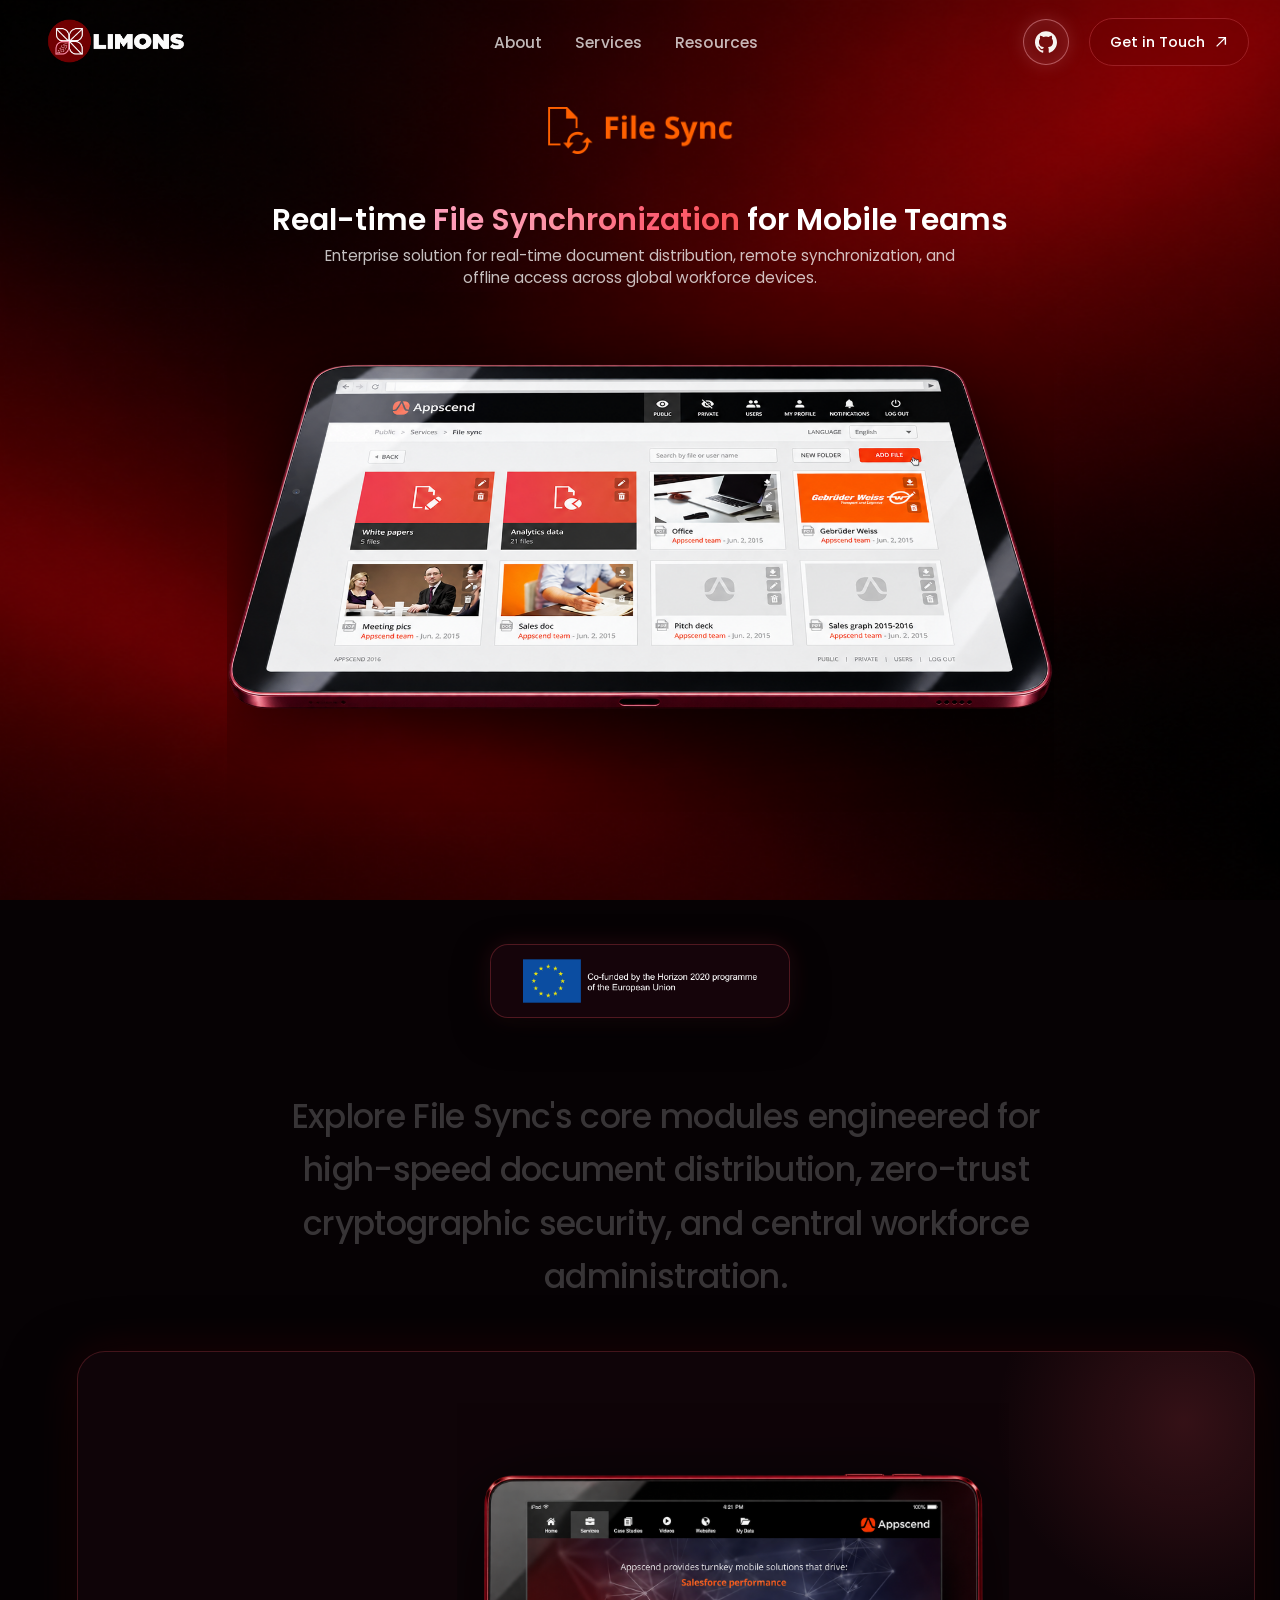
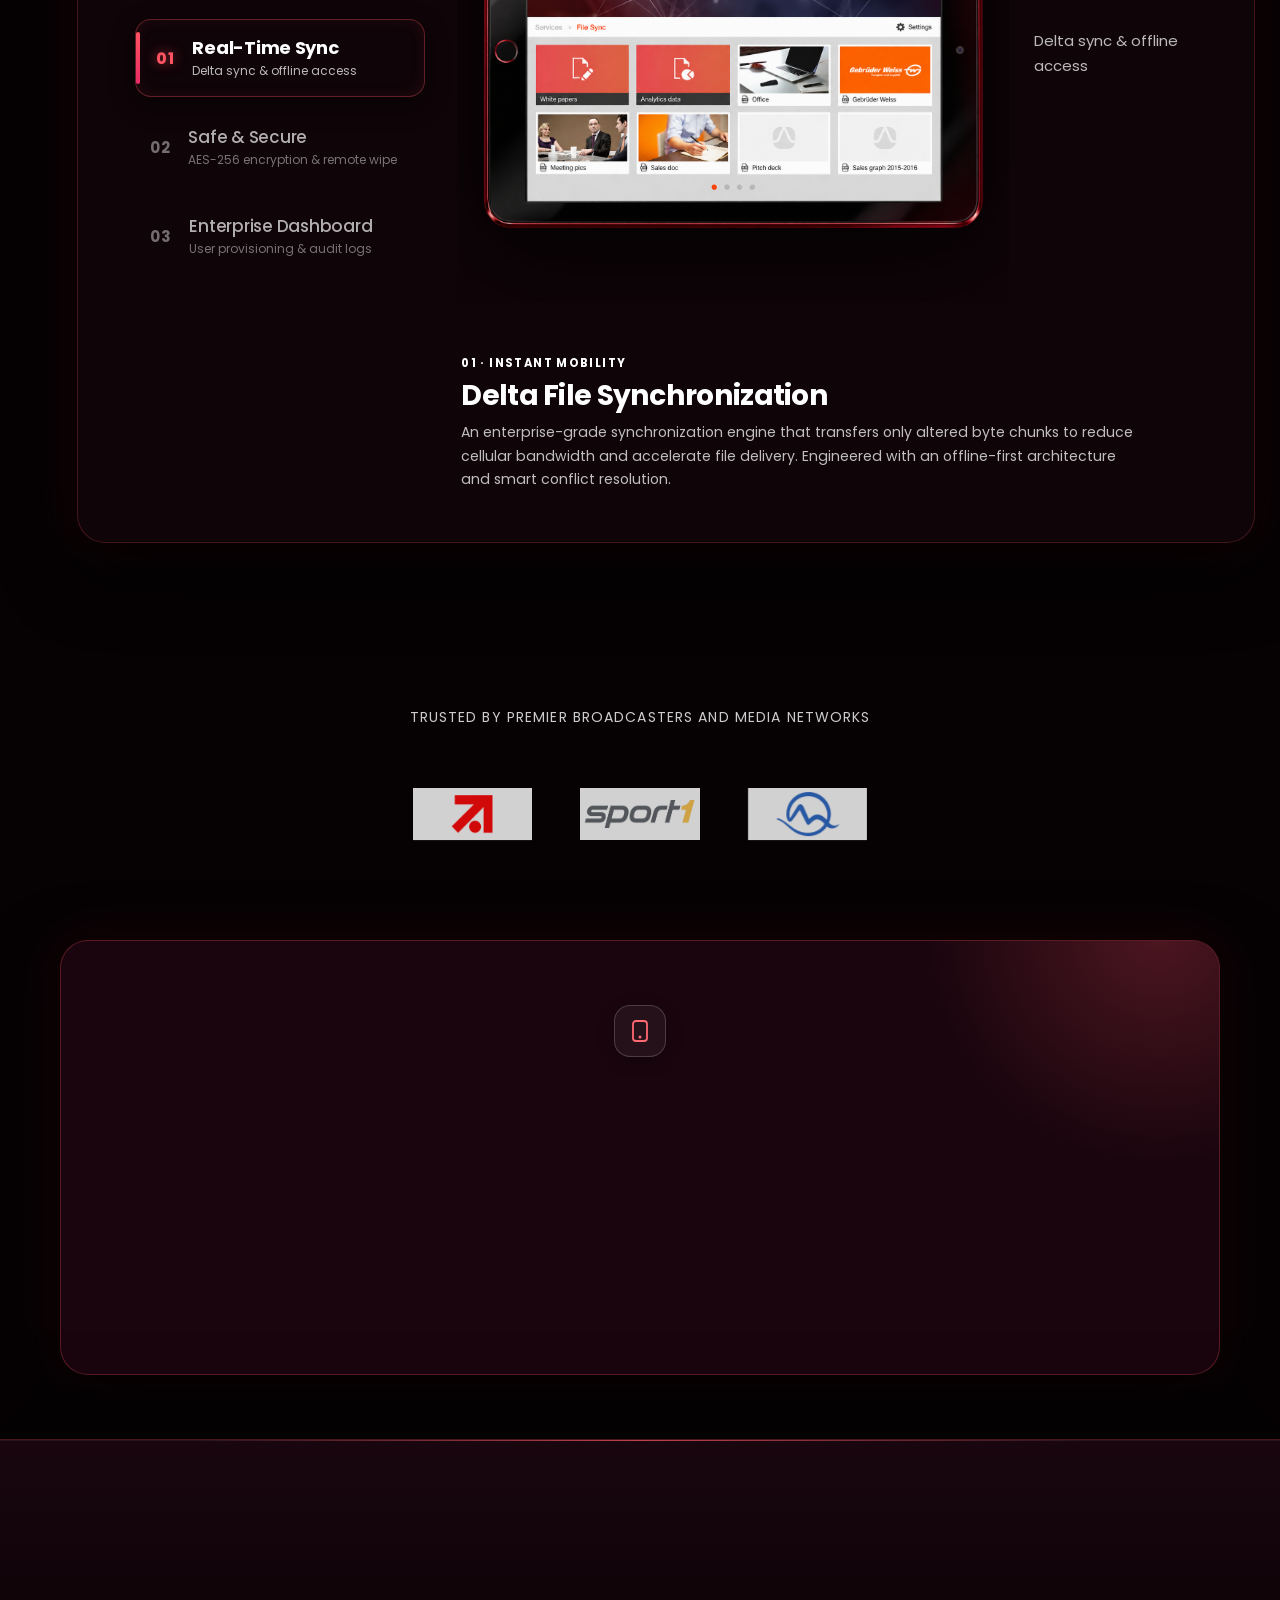
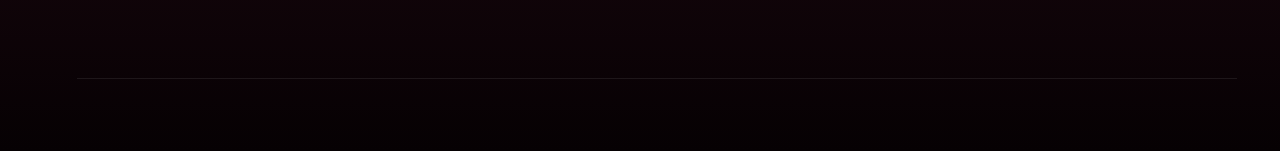
<file: product2.html>
<!DOCTYPE html>
<html lang="en">
<head>
  <meta charset="UTF-8">
  <meta name="viewport" content="width=device-width, initial-scale=1">
  <meta name="description" content="File Sync | real-time mobile file synchronization, offline documents, and secure enterprise management solution.">
  <title>File Sync | Limons</title>
  <link rel="icon" type="image/png" href="assets/images/brand/favicon.png">
  <link rel="shortcut icon" href="favicon.ico">
  <link rel="apple-touch-icon" href="assets/images/brand/favicon.png">
  <link rel="preconnect" href="https://fonts.googleapis.com">
  <link rel="preconnect" href="https://fonts.gstatic.com" crossorigin>
  <link href="https://fonts.googleapis.com/css2?family=Poppins:wght@400;500;600;700;800&display=swap" rel="stylesheet">
  <style>
    :root{
      --u:min(100vw / 1672, 100vh / 941);
      --ease:cubic-bezier(.16,1,.3,1);
      --accent:#ff5361;
      --accent-2:#ea2b64;
      --rose:#f6a2aa;
      --ink:#231a1d;
      --paper:#f8f7f6;
      --white:#fff;
      --plum:#28263b;
      --plum-2:#37222a;
      --black:#060203;
      --muted:#6e6668;
      --line:#ebe6e7;
    }
    *{margin:0;padding:0;box-sizing:border-box}
    html{scroll-behavior:smooth;scrollbar-width:thin;scrollbar-color:#9A1E23 #0a0304}
    body{
      font-family:'Poppins',system-ui,sans-serif;
      background-color:#060204;
      background-image:url("assets/images/shared/Product page bg.png");
      background-position:center top;
      background-size:cover;
      background-repeat:no-repeat;
      background-attachment:fixed;
      color:#fff;
      overflow-x:hidden;
      min-height:100vh;
    }
    img{max-width:100%;display:block}
    a{color:inherit;text-decoration:none}
    .abs{position:absolute}

    /* ---------- HERO (Seamless, no visible horizontal cutoff line) ---------- */
    .hero{
      position:relative;
      width:100vw;
      min-height:100vh;
      min-height:100dvh;
      overflow:hidden;
      display:flex;
      align-items:flex-start;
      justify-content:center;
      background:transparent;
      color:#fff;
      border:none!important;
    }
    /* Hero no longer owns a separate full-screen gradient.
       This prevents a visible boundary/partition line between hero and the next section. */
    .hero::before,
    .hero::after{
      display:none!important;
    }
    .stage{position:relative;flex:none;width:calc(var(--u)*1672);height:calc(var(--u)*1080)}
    
    /* Mockup smoothly placed directly under hero text */
    .mock{position:absolute;left:calc(var(--u)*296);top:calc(var(--u)*275);width:calc(var(--u)*1080);z-index:4;pointer-events:none}
    .mock img{
      width:100%;
      filter:drop-shadow(0 calc(var(--u)*25) calc(var(--u)*50) rgba(0,0,0,.7));
      mask-image:linear-gradient(to bottom, #000 0%, #000 88%, rgba(0,0,0,0.5) 97%, transparent 100%);
      -webkit-mask-image:linear-gradient(to bottom, #000 0%, #000 88%, rgba(0,0,0,0.5) 97%, transparent 100%);
    }

    /* ---------- EU HORIZON 2020 BADGE ---------- */
    .eu-horizon-strip{
      width:100%;
      display:flex;
      justify-content:center;
      align-items:center;
      padding:44px 20px 24px;
      position:relative;
      z-index:10;
    }
    .eu-horizon-inner{
      display:inline-flex;
      align-items:center;
      justify-content:center;
      padding:14px 32px;
      background:rgba(26,6,14,0.78);
      border:1px solid rgba(255,83,97,0.25);
      border-radius:18px;
      backdrop-filter:blur(16px);
      -webkit-backdrop-filter:blur(16px);
      box-shadow:0 12px 35px rgba(0,0,0,0.5),0 0 24px rgba(255,83,97,0.12);
      transition:transform .3s var(--ease),border-color .3s,box-shadow .3s;
    }
    .eu-horizon-inner:hover{
      transform:translateY(-2px);
      border-color:rgba(255,83,97,0.45);
      box-shadow:0 16px 40px rgba(0,0,0,0.6),0 0 30px rgba(255,83,97,0.22);
    }
    .eu-horizon-img{
      height:44px;
      width:auto;
      max-width:100%;
      display:block;
    }

    /* ---------- BRAND LOGO & SHARED NAVBAR ---------- */
    .logo{left:calc(var(--u)*64);top:calc(var(--u)*6);display:flex;align-items:center;z-index:100;text-decoration:none}
    .logo img{height:calc(var(--u)*104);width:calc(var(--u)*104);display:block;object-fit:cover;object-position:5% center;border-radius:50%;clip-path:circle(46% at 50% 50%)}
    .logo .fallback{display:none;font-size:calc(var(--u)*25);font-weight:800;letter-spacing:-.04em;color:#fff}
    .logo img.bad{display:none} .logo img.bad + .fallback{display:block}

    .nav{
      top:calc(var(--u)*36);
      left:calc(var(--u)*470);
      width:calc(var(--u)*740);
      display:flex;
      align-items:center;
      justify-content:center;
      gap:calc(var(--u)*36);
      z-index:90;
      pointer-events:auto;
    }
    .nav-link{
      font-size:calc(var(--u)*19.5);
      color:rgba(255,255,255,.72);
      text-decoration:none;
      transition:color .25s ease;
      white-space:nowrap;
      display:inline-flex;
      align-items:center;
      gap:calc(var(--u)*6);
      cursor:pointer;
    }
    .nav-link:hover, .nav-link.on{
      color:#fff;
    }
    .drop-arrow{
      width:calc(var(--u)*10);
      height:calc(var(--u)*6);
      transition:transform .25s var(--ease);
    }
    .nav-item-dropdown{
      position:relative;
      display:inline-flex;
      align-items:center;
      padding:calc(var(--u)*8) 0;
    }
    .nav-item-dropdown:hover .drop-arrow{
      transform:rotate(180deg);
    }
    .dropdown-menu{
      position:absolute;
      top:100%;
      left:50%;
      transform:translateX(-50%) translateY(12px);
      width:calc(var(--u)*360);
      min-width:290px;
      background:rgba(12,4,7,0.96);
      backdrop-filter:blur(24px);
      -webkit-backdrop-filter:blur(24px);
      border:1px solid rgba(255,83,97,0.35);
      border-radius:calc(var(--u)*18);
      padding:calc(var(--u)*10);
      box-shadow:0 calc(var(--u)*24) calc(var(--u)*60) rgba(0,0,0,0.8), 0 0 calc(var(--u)*30) rgba(255,83,97,0.18);
      opacity:0;
      visibility:hidden;
      pointer-events:none;
      transition:opacity .25s var(--ease), transform .25s var(--ease), visibility .25s;
      z-index:120;
    }
    .nav-item-dropdown:hover .dropdown-menu,
    .nav-item-dropdown:focus-within .dropdown-menu{
      opacity:1;
      visibility:visible;
      pointer-events:auto;
      transform:translateX(-50%) translateY(0);
    }
    .dropdown-item{
      display:flex;
      align-items:center;
      gap:calc(var(--u)*12);
      padding:calc(var(--u)*10) calc(var(--u)*14);
      border-radius:calc(var(--u)*12);
      color:rgba(255,255,255,0.82);
      text-decoration:none;
      transition:all .22s var(--ease);
    }
    .dropdown-item:hover{
      background:rgba(255,83,97,0.18);
      color:#fff;
      transform:translateX(calc(var(--u)*4));
    }
    .dropdown-item.active{
      background:linear-gradient(90deg, rgba(255,83,97,0.32), rgba(234,43,100,0.12));
      border-left:calc(var(--u)*3) solid var(--accent);
      color:#fff;
    }
    .drop-badge{
      width:calc(var(--u)*30);
      height:calc(var(--u)*30);
      border-radius:calc(var(--u)*8);
      background:rgba(255,255,255,0.08);
      border:1px solid rgba(255,255,255,0.15);
      display:grid;
      place-items:center;
      font-size:calc(var(--u)*12);
      font-weight:700;
      color:var(--rose);
      flex-shrink:0;
    }
    .drop-badge svg{
      width:calc(var(--u)*16);
      height:calc(var(--u)*16);
      stroke:currentColor;
      fill:none;
      stroke-width:1.8;
      stroke-linecap:round;
      stroke-linejoin:round;
      display:block;
    }
    .drop-badge svg.solid,
    .drop-badge path.solid{ fill:currentColor; stroke:none; }
    .dropdown-item:hover .drop-badge, .dropdown-item.active .drop-badge{
      background:linear-gradient(135deg, var(--accent), var(--accent-2));
      color:#fff;
      border-color:transparent;
      box-shadow:0 0 calc(var(--u)*12) rgba(255,83,97,0.4);
    }
    .drop-text{
      display:flex;
      flex-direction:column;
      text-align:left;
    }
    .drop-title{
      font-size:calc(var(--u)*14);
      font-weight:600;
      color:#fff;
      line-height:1.2;
    }
    .drop-desc{
      font-size:calc(var(--u)*11);
      color:rgba(255,255,255,0.52);
      margin-top:calc(var(--u)*2);
      line-height:1.2;
    }

    .header-right {
      position: absolute;
      left: calc(var(--u)*1286);
      top: calc(var(--u)*20);
      display: flex;
      align-items: center;
      gap: calc(var(--u)*12);
      z-index: 110;
    }
    .cta,
    .btn-contact {
      position: relative;
      width: calc(var(--u)*172);
      height: calc(var(--u)*57);
      border: calc(var(--u)*1.6) solid #c04057;
      border-radius: 999px;
      display: flex;
      align-items: center;
      justify-content: center;
      gap: calc(var(--u)*9);
      font-size: calc(var(--u)*18.5);
      font-weight: 500;
      color: #fff;
      text-decoration: none;
      background: rgba(80, 10, 20, 0.25);
      transition: background .35s, box-shadow .35s, transform .2s;
    }
    .cta:hover,
    .btn-contact:hover {
      background: rgba(192, 64, 87, 0.35);
      box-shadow: 0 0 calc(var(--u)*30) rgba(192,64,87,.45);
      transform: translateY(-1px);
    }
    .cta svg,
    .btn-contact svg,
    .arr {
      width: calc(var(--u)*15);
      height: calc(var(--u)*15);
    }
    .gh-hover {
      position: relative;
      display: flex;
      align-items: center;
      padding-bottom: calc(var(--u)*6);
    }
    .gh-trigger {
      width: calc(var(--u)*50);
      height: calc(var(--u)*50);
      display: grid;
      place-items: center;
      border-radius: 50%;
      transition: transform .25s var(--ease), filter .25s;
    }
    .gh-trigger img {
      width: 100%;
      height: 100%;
      display: block;
      filter: drop-shadow(0 0 calc(var(--u)*10) rgba(243,165,173,.5));
    }
    .gh-hover:hover .gh-trigger,
    .gh-hover:focus-within .gh-trigger {
      transform: scale(1.07);
      filter: drop-shadow(0 0 calc(var(--u)*16) rgba(243,165,173,.9));
    }
    .gh-modal {
      position: absolute;
      top: calc(100% + 2px);
      right: 0;
      width: calc(var(--u)*318);
      min-width: 280px;
      background: linear-gradient(165deg, rgba(82,16,34,.98), rgba(24,5,12,.98));
      border: 1px solid rgba(255,83,97,.42);
      border-radius: calc(var(--u)*18);
      padding: calc(var(--u)*18);
      box-shadow: 0 calc(var(--u)*22) calc(var(--u)*50) rgba(0,0,0,.75), 0 0 calc(var(--u)*28) rgba(255,83,97,.2);
      opacity: 0;
      visibility: hidden;
      pointer-events: none;
      transform: translateY(10px);
      transition: opacity .25s var(--ease), transform .25s var(--ease), visibility .25s;
      z-index: 200;
    }
    .gh-hover:hover .gh-modal,
    .gh-hover:focus-within .gh-modal {
      opacity: 1;
      visibility: visible;
      pointer-events: auto;
      transform: none;
    }
    .gh-modal-mark {
      width: calc(var(--u)*42);
      height: calc(var(--u)*42);
      margin-bottom: calc(var(--u)*12);
    }
    .gh-modal-mark img {
      width: 100%;
      height: 100%;
      display: block;
    }
    .gh-modal h4 {
      font-size: calc(var(--u)*20);
      font-weight: 700;
      color: #fff;
      margin: 0 0 calc(var(--u)*8);
      letter-spacing: -.02em;
    }
    .gh-modal p {
      font-size: calc(var(--u)*13.5);
      line-height: 1.45;
      color: rgba(255,255,255,.62);
      margin: 0 0 calc(var(--u)*14);
    }
    .gh-modal-btn {
      display: inline-flex;
      align-items: center;
      gap: calc(var(--u)*8);
      padding: calc(var(--u)*8) calc(var(--u)*14);
      border-radius: calc(var(--u)*10);
      background: rgba(255,255,255,.08);
      border: 1px solid rgba(255,255,255,.12);
      color: #fff;
      font-size: calc(var(--u)*13.5);
      font-weight: 600;
      text-decoration: none;
      transition: background .2s, border-color .2s;
    }
    .gh-modal-btn:hover {
      background: rgba(255,83,97,.22);
      border-color: rgba(255,83,97,.45);
    }
    .gh-modal-btn svg {
      width: calc(var(--u)*16);
      height: calc(var(--u)*16);
      fill: currentColor;
      stroke: none;
    }

    /* ---------- HERO CONTENT ---------- */
    .hero-logo{position:absolute;left:50%;transform:translateX(-50%);top:calc(var(--u)*140);width:calc(var(--u)*240);z-index:7;text-align:center}
    .hero-logo img{max-width:100%;height:auto;margin:0 auto}
    .hero-copy{position:absolute;left:0;top:calc(var(--u)*262);width:100%;text-align:center;z-index:7}
    .hero-copy h1{font-size:calc(var(--u)*39);font-weight:600;line-height:1.28;white-space:nowrap}
    .hero-copy h1 .grad{background:linear-gradient(90deg,#fe9ebb 0%,#fe93a6 38%,#fe5f74 72%,#fb5357 100%);-webkit-background-clip:text;background-clip:text;color:transparent}
    .hero-copy p{margin-top:calc(var(--u)*8);font-size:calc(var(--u)*20);font-weight:400;line-height:1.45;color:rgba(255,255,255,.75);max-width:calc(var(--u)*860);margin-left:auto;margin-right:auto}

    /* ---------- SHARED SECTIONS ---------- */
    .section{position:relative;padding:84px 6vw 96px;background:transparent;color:#fff}
    .section.alt{background:transparent;color:#fff}
    .container{width:min(1180px,92vw);margin:0 auto}
    .eyebrow{display:inline-flex;align-items:center;gap:10px;font-size:12px;font-weight:700;letter-spacing:.16em;text-transform:uppercase;color:var(--accent)}
    .section-head{text-align:center;max-width:840px;margin:0 auto 48px}
    .section-head h2{font-size:42px;line-height:1.15;letter-spacing:-.035em;margin-top:13px;color:#fff}
    .section-head p{font-size:15px;line-height:1.8;color:rgba(255,255,255,0.76);margin-top:14px}

    /* ---------- APP FEATURES: INTERACTIVE 40/60 EXPERIENCE & IMMERSIVE MODAL ---------- */
    .app-features-section{
      padding:48px 6vw 96px;
      position:relative;
      background:transparent;
      width:100%;
      box-sizing:border-box;
    }
    .app-features-header{
      text-align:center;
      max-width:820px;
      margin:0 auto 48px;
    }
    .feat-tag-eyebrow{
      display:inline-block;
      font-size:11.5px;
      font-weight:700;
      text-transform:uppercase;
      letter-spacing:.15em;
      color:var(--pink);
      margin-bottom:12px;
    }
    .app-features-title{
      font-size:clamp(36px, 4.2vw, 54px);
      font-weight:800;
      letter-spacing:-.03em;
      line-height:1.1;
      color:#ffffff;
      margin:0 0 14px;
      text-transform:uppercase;
    }
    .app-features-subtitle{
      font-size:clamp(14px, 1.2vw, 16.5px);
      line-height:1.7;
      color:rgba(255,255,255,0.72);
      margin:0 auto;
      max-width:680px;
    }

    /* MAIN FEATURE PANEL (40% / 60% Layout) */
    .app-features-panel{
      display:grid;
      grid-template-columns:minmax(0,.28fr) minmax(0,.72fr);
      gap:clamp(24px, 3vw, 40px);
      align-items:center;
      background:rgba(18, 5, 10, 0.82);
      border:1px solid rgba(255, 83, 97, 0.22);
      border-radius:28px;
      padding:clamp(28px, 4vw, 52px);
      backdrop-filter:blur(20px);
      -webkit-backdrop-filter:blur(20px);
      box-shadow:0 28px 70px rgba(0, 0, 0, 0.75), 0 0 45px rgba(104, 2, 2, 0.28);
      position:relative;
      overflow:hidden;
      box-sizing:border-box;
    }
    .app-features-panel::before{
      content:"";
      position:absolute;
      top:-120px;
      right:-120px;
      width:380px;
      height:380px;
      background:radial-gradient(circle, rgba(255, 83, 97, 0.16), transparent 70%);
      pointer-events:none;
    }

    /* LEFT: VERTICAL FEATURE NAVIGATION (40%) */
    .feat-nav-col{
      display:flex;
      flex-direction:column;
      gap:12px;
      width:100%;
      box-sizing:border-box;
    }
    .feat-nav-btn{
      display:flex;
      align-items:center;
      gap:18px;
      width:100%;
      padding:16px 20px;
      background:transparent;
      border:1px solid transparent;
      border-radius:16px;
      text-align:left;
      cursor:pointer;
      transition:all 0.28s var(--ease);
      color:inherit;
      font-family:inherit;
      position:relative;
      box-sizing:border-box;
    }
    .feat-nav-btn:hover{
      background:rgba(255, 255, 255, 0.04);
      border-color:rgba(255, 83, 97, 0.18);
      transform:translateX(4px);
    }
    .feat-nav-btn.active{
      background:linear-gradient(90deg, rgba(255, 83, 97, 0.16), rgba(234, 43, 100, 0.04));
      border-color:rgba(255, 83, 97, 0.35);
      box-shadow:0 8px 24px rgba(0, 0, 0, 0.4), inset 0 0 16px rgba(255, 83, 97, 0.08);
      transform:translateX(6px);
    }
    .feat-nav-btn::before{
      content:"";
      position:absolute;
      left:0;
      top:16%;
      bottom:16%;
      width:3.5px;
      border-radius:4px;
      background:linear-gradient(180deg, var(--accent), var(--accent-2));
      opacity:0;
      transform:scaleY(0.4);
      transition:opacity 0.25s ease, transform 0.25s var(--ease);
    }
    .feat-nav-btn.active::before{
      opacity:1;
      transform:scaleY(1);
    }
    .feat-nav-num{
      font-size:15px;
      font-weight:700;
      letter-spacing:0.04em;
      color:rgba(255, 255, 255, 0.42);
      transition:all 0.25s ease;
      font-variant-numeric:tabular-nums;
      flex-shrink:0;
    }
    .feat-nav-btn.active .feat-nav-num{
      color:var(--accent);
      text-shadow:0 0 12px rgba(255, 83, 97, 0.6);
      font-weight:800;
    }
    .feat-nav-info{
      display:flex;
      flex-direction:column;
      gap:3px;
      flex:1;
      min-width:0;
    }
    .feat-nav-name{
      font-size:17px;
      font-weight:500;
      color:rgba(255, 255, 255, 0.68);
      letter-spacing:-.015em;
      line-height:1.3;
      transition:all 0.25s ease;
    }
    .feat-nav-btn:hover .feat-nav-name{
      color:rgba(255, 255, 255, 0.92);
    }
    .feat-nav-btn.active .feat-nav-name{
      color:#ffffff;
      font-weight:700;
      font-size:18px;
    }
    .feat-nav-caption{
      font-size:12px;
      color:rgba(255, 255, 255, 0.44);
      white-space:nowrap;
      overflow:hidden;
      text-overflow:ellipsis;
      transition:color 0.25s ease;
    }
    .feat-nav-btn.active .feat-nav-caption{
      color:rgba(255, 255, 255, 0.72);
    }
    .feat-panel-actions{
      margin-top:14px;
      padding-top:14px;
      border-top:1px solid rgba(255, 255, 255, 0.08);
    }
    .btn-expand-modal{
      display:inline-flex;
      align-items:center;
      gap:10px;
      background:rgba(255, 255, 255, 0.05);
      border:1px solid rgba(255, 83, 97, 0.25);
      border-radius:99px;
      padding:10px 20px;
      color:rgba(255, 255, 255, 0.85);
      font-size:13px;
      font-weight:600;
      font-family:inherit;
      cursor:pointer;
      transition:all 0.25s var(--ease);
    }
    .btn-expand-modal:hover{
      background:rgba(255, 83, 97, 0.18);
      border-color:rgba(255, 83, 97, 0.5);
      color:#ffffff;
      box-shadow:0 0 20px rgba(255, 83, 97, 0.3);
      transform:translateY(-1px);
    }
    .btn-expand-modal svg{
      stroke:var(--pink);
      transition:transform 0.25s ease;
    }
    .btn-expand-modal:hover svg{
      transform:scale(1.15);
    }

    /* RIGHT: LARGE FEATURE VISUAL + TEXT (60%) */
    .feat-display-col{
      display:grid;
      grid-template-columns:minmax(0,1.8fr) minmax(0,.55fr);
      align-items:center;
      gap:24px;
      width:100%;
      box-sizing:border-box;
    }
    .feat-display-stage{
      position:relative;
      width:100%;
      min-height:500px;
      max-height:580px;
      display:flex;
      align-items:center;
      justify-content:center;
      border-radius:20px;
      background:radial-gradient(ellipse at center, rgba(104, 2, 2, 0.3) 0%, rgba(12, 3, 7, 0.6) 75%);
      border:1px solid rgba(255, 255, 255, 0.06);
      padding:clamp(16px, 2.5vw, 24px);
      cursor:pointer;
      overflow:hidden;
      box-sizing:border-box;
      transition:border-color 0.3s ease, box-shadow 0.3s ease;
    }
    .feat-display-stage:hover{
      border-color:rgba(255, 83, 97, 0.3);
      box-shadow:0 12px 36px rgba(0, 0, 0, 0.5), 0 0 25px rgba(255, 83, 97, 0.15);
    }
    .feat-img-wrap{
      width:100%;
      height:100%;
      display:flex;
      align-items:center;
      justify-content:center;
    }
    .feat-large-img{
      max-width:100%;
      max-height:560px;
      width:auto;
      height:auto;
      object-fit:contain;
      filter:drop-shadow(0 20px 45px rgba(0, 0, 0, 0.8));
      transition:opacity 0.28s cubic-bezier(.16, 1, .3, 1), transform 0.32s cubic-bezier(.16, 1, .3, 1);
      will-change:opacity, transform;
    }
    .feat-large-img.fade-out{
      opacity:0;
      transform:scale(0.97) translateY(8px);
    }
    .feat-stage-overlay-hint{
      position:absolute;
      top:14px;
      right:14px;
      display:flex;
      align-items:center;
      gap:7px;
      padding:6px 13px;
      background:rgba(14, 4, 8, 0.78);
      border:1px solid rgba(255, 83, 97, 0.3);
      border-radius:99px;
      font-size:11.5px;
      font-weight:500;
      color:rgba(255, 255, 255, 0.75);
      backdrop-filter:blur(10px);
      opacity:0.75;
      transition:all 0.25s ease;
      pointer-events:none;
    }
    .feat-display-stage:hover .feat-stage-overlay-hint{
      opacity:1;
      color:#fff;
      border-color:var(--accent);
      box-shadow:0 0 14px rgba(255, 83, 97, 0.35);
    }

    /* Feature Text: NATURALLY UNDERNEATH - NO CARD / NO RECTANGULAR BOX */
    .feat-content-area{
      margin-top:22px;
      padding:0 4px;
      transition:opacity 0.26s ease, transform 0.26s ease;
    }
    .feat-content-area.fade-out{
      opacity:0;
      transform:translateY(6px);
    }
    .feat-active-eyebrow{
      display:inline-block;
      font-size:11.5px;
      font-weight:700;
      letter-spacing:0.12em;
      text-transform:uppercase;
      color:var(--pink);
      margin-bottom:6px;
    }
    .feat-active-title{
      font-size:clamp(22px, 2.2vw, 30px);
      font-weight:700;
      letter-spacing:-0.025em;
      line-height:1.25;
      color:#ffffff;
      margin:0 0 8px;
    }
    .feat-active-desc{
      font-size:clamp(13.5px, 1.1vw, 15px);
      line-height:1.65;
      color:rgba(255, 255, 255, 0.74);
      margin:0;
      max-width:680px;
    }

    /* ==========================================================
       IMMERSIVE FEATURE VIEWER MODAL
    ========================================================== */
    .app-feat-modal-overlay{
      position:fixed;
      inset:0;
      z-index:10000;
      display:flex;
      align-items:center;
      justify-content:center;
      padding:24px;
      opacity:0;
      visibility:hidden;
      transition:opacity 0.32s var(--ease), visibility 0.32s;
      box-sizing:border-box;
    }
    .app-feat-modal-overlay.active{
      opacity:1;
      visibility:visible;
    }
    .app-feat-modal-backdrop{
      position:absolute;
      inset:0;
      background:rgba(5, 1, 3, 0.88);
      backdrop-filter:blur(24px);
      -webkit-backdrop-filter:blur(24px);
    }
    .app-feat-modal-dialog{
      position:relative;
      width:min(1360px, 94vw);
      max-height:92vh;
      display:flex;
      flex-direction:column;
      background:#0d0307;
      border:1px solid rgba(255, 83, 97, 0.35);
      border-radius:28px;
      box-shadow:0 32px 80px rgba(0, 0, 0, 0.88), 0 0 60px rgba(104, 2, 2, 0.4);
      overflow:hidden;
      transform:scale(0.96) translateY(12px);
      transition:transform 0.32s var(--ease);
      z-index:1;
      box-sizing:border-box;
    }
    .app-feat-modal-overlay.active .app-feat-modal-dialog{
      transform:scale(1) translateY(0);
    }
    .app-feat-modal-header{
      display:flex;
      align-items:center;
      justify-content:space-between;
      padding:18px 30px 16px;
      border-bottom:1px solid rgba(255, 255, 255, 0.08);
      background:rgba(22, 6, 12, 0.6);
      flex-shrink:0;
    }
    .app-feat-modal-title-wrap{
      display:flex;
      flex-direction:column;
      gap:2px;
    }
    .app-feat-modal-title-wrap h3{
      font-size:19px;
      font-weight:800;
      letter-spacing:-0.02em;
      color:#fff;
      margin:0;
      text-transform:uppercase;
    }
    .app-feat-modal-close{
      width:40px;
      height:40px;
      border-radius:50%;
      background:rgba(255, 255, 255, 0.06);
      border:1px solid rgba(255, 255, 255, 0.15);
      color:#ffffff;
      display:grid;
      place-items:center;
      cursor:pointer;
      transition:all 0.22s ease;
    }
    .app-feat-modal-close:hover{
      background:rgba(255, 83, 97, 0.25);
      border-color:rgba(255, 83, 97, 0.6);
      transform:rotate(90deg);
    }
    .app-feat-modal-body{
      display:grid;
      grid-template-columns:0.38fr 0.62fr;
      gap:clamp(24px, 3.5vw, 44px);
      padding:clamp(20px, 3vw, 36px);
      overflow-y:auto;
      align-items:center;
      box-sizing:border-box;
    }
    .modal-stage{
      min-height:300px;
      max-height:380px;
      background:radial-gradient(ellipse at center, rgba(120, 16, 30, 0.35) 0%, rgba(12, 3, 7, 0.7) 75%);
    }
    .modal-stage .feat-large-img{
      max-height:340px;
    }

    /* ---------- BRAND STRIP ---------- */
    .brand-strip{
      width:80%;
      max-width:1160px;
      margin:32px auto 64px;
      padding:36px 4vw;
      background:rgba(26,6,14,0.72);
      border:1px solid rgba(255,83,97,0.2);
      border-radius:24px;
      backdrop-filter:blur(14px);
      -webkit-backdrop-filter:blur(14px);
      box-shadow:0 16px 40px rgba(0,0,0,0.5);
      color:#fff;
      text-align:center;
    }
    .brand-strip .inner{display:flex;justify-content:center;align-items:center;gap:36px;flex-wrap:wrap}
    .brand-strip p{font-size:11px;letter-spacing:.08em;text-transform:uppercase;color:rgba(255,255,255,.72);width:100%;margin-bottom:8px}
    .brand-strip img{height:38px;width:auto;opacity:1;filter:none;mix-blend-mode:normal;transition:none}
    .brand-strip img:hover{opacity:1;filter:none;transform:none}

    /* ---------- UNIFIED CTA BAND (Task 1: Pixel-Perfect Responsiveness) ---------- */
    .cta-band{
      width:min(1160px, 92vw);
      margin:64px auto;
      padding:clamp(36px, 5vw, 64px) clamp(20px, 4vw, 48px);
      background:#1a050e; /* solid burgundy */
      border:1px solid rgba(255,83,97,0.28);
      border-radius:28px;
      color:#fff;
      text-align:center;
      position:relative;
      overflow:hidden;
      box-shadow:0 24px 70px rgba(0,0,0,0.7),0 0 50px rgba(104,2,2,0.25);
      box-sizing:border-box;
    }
    .cta-band::before{content:"";position:absolute;width:480px;height:480px;right:-180px;top:-250px;background:radial-gradient(circle,rgba(255,83,97,.22),transparent 68%);pointer-events:none}
    
    /* Ensure .container inside .cta-band never breaks out of the card */
    .cta-band .container{
      width:100%;
      max-width:880px;
      margin:0 auto;
      padding:0;
      box-sizing:border-box;
    }

    .cta-band .band-icon{
      width:52px;
      height:52px;
      border:1px solid rgba(255,255,255,.18);
      border-radius:16px;
      display:grid;
      place-items:center;
      margin:0 auto 16px;
      background:rgba(255,255,255,.05);
      box-shadow:0 4px 16px rgba(0,0,0,0.3);
    }
    .cta-band h3{font-size:clamp(22px, 2.4vw, 28px);letter-spacing:.015em;font-weight:700;color:#fff;margin-bottom:8px}
    .cta-band p{font-size:clamp(13px, 1.2vw, 15px);color:rgba(255,255,255,.68);margin:0 auto 28px;max-width:580px;line-height:1.5}
    
    .unified-cta-form{
      width:100%;
      max-width:100%;
      margin:0 auto;
      display:flex;
      flex-direction:column;
      gap:18px;
      align-items:center;
      box-sizing:border-box;
    }
    .form-row-inputs{
      display:grid;
      grid-template-columns:repeat(3, minmax(0, 1fr));
      gap:14px;
      width:100%;
      box-sizing:border-box;
    }
    .form-row-inputs input{
      width:100%;
      min-width:0;
      height:48px;
      border:1px solid rgba(255,255,255,0.22);
      border-radius:10px;
      background:rgba(255,255,255,0.06);
      padding:0 18px;
      color:#fff;
      outline:none;
      font:inherit;
      font-size:13.5px;
      box-sizing:border-box;
      transition:border-color .2s, background .2s, box-shadow .2s;
    }
    .form-row-inputs input:focus{
      border-color:var(--accent);
      background:rgba(255,255,255,0.09);
      box-shadow:0 0 16px rgba(255,83,97,0.3);
    }
    .form-row-inputs input::placeholder{
      color:rgba(255,255,255,0.45);
    }
    .form-row-buttons{
      display:flex;
      gap:16px;
      justify-content:center;
      align-items:center;
      flex-wrap:wrap;
      width:100%;
      box-sizing:border-box;
    }
    .form-row-buttons .btn-demo{
      height:48px;
      border:0;
      border-radius:10px;
      background:linear-gradient(90deg, #ff5361, #ea2b64);
      padding:0 34px;
      color:#fff;
      font:700 12.5px 'Poppins', sans-serif;
      letter-spacing:.06em;
      text-transform:uppercase;
      cursor:pointer;
      box-shadow:0 8px 24px rgba(255,70,90,0.35);
      transition:transform .2s, box-shadow .2s;
      box-sizing:border-box;
      display:inline-flex;
      align-items:center;
      justify-content:center;
      white-space:nowrap;
    }
    .form-row-buttons .btn-demo:hover{
      transform:translateY(-2px);
      box-shadow:0 12px 32px rgba(255,70,90,0.5);
    }
    .form-row-buttons .btn-start{
      height:48px;
      border:1.5px solid rgba(255,83,97,0.65);
      border-radius:10px;
      background:rgba(255,83,97,0.12);
      padding:0 34px;
      color:#fff;
      font:700 12.5px 'Poppins', sans-serif;
      letter-spacing:.06em;
      text-transform:uppercase;
      cursor:pointer;
      backdrop-filter:blur(8px);
      -webkit-backdrop-filter:blur(8px);
      transition:transform .2s, background .2s, border-color .2s, box-shadow .2s;
      box-sizing:border-box;
      display:inline-flex;
      align-items:center;
      justify-content:center;
      white-space:nowrap;
    }
    .form-row-buttons .btn-start:hover{
      transform:translateY(-2px);
      background:rgba(255,83,97,0.25);
      border-color:#ff5361;
      box-shadow:0 8px 24px rgba(255,83,97,0.35);
    }

    /* ---------- FOOTER ---------- */
    footer{
      background:linear-gradient(180deg, rgba(26,6,15,0.95) 0%, rgba(16,4,9,0.98) 50%, #060103 100%);
      border-top:1px solid rgba(255,83,97,0.25);
      box-shadow:0 -20px 60px rgba(0,0,0,0.6), inset 0 1px 0 rgba(255,255,255,0.06);
      color:#fff;
      padding:68px 6vw 28px;
      position:relative;
    }
    footer::before{
      content:"";
      position:absolute;
      top:0;
      left:50%;
      transform:translateX(-50%);
      width:70%;
      height:1px;
      background:linear-gradient(90deg, transparent, rgba(255,83,97,0.7), transparent);
      pointer-events:none;
    }
    .footer-grid{width:min(1160px,92vw);margin:0 auto;display:grid;grid-template-columns:1.3fr repeat(4,1fr);gap:40px}
    .footer-brand h4{font-size:18px;letter-spacing:-.02em;margin-bottom:11px}
    .footer-brand p{font-size:11px;line-height:1.8;color:rgba(255,255,255,.42);max-width:240px}
    footer h5{font-size:11px;text-transform:uppercase;letter-spacing:.1em;margin-bottom:15px;color:rgba(255,255,255,.75)}
    footer a{display:block;text-decoration:none;font-size:11px;color:rgba(255,255,255,.42);line-height:2.05;transition:color .25s}
    footer a:hover{color:#fff}
    .footer-bottom{width:min(1160px,92vw);margin:44px auto 0;padding-top:18px;border-top:1px solid rgba(255,255,255,.08);display:flex;justify-content:space-between;gap:20px;flex-wrap:wrap;color:rgba(255,255,255,.3);font-size:10px}

    /* ---------- REVEAL ANIMATION ---------- */
    .reveal{opacity:0;transform:translateY(28px);transition:opacity .9s var(--ease),transform .9s var(--ease)}
    .reveal.in{opacity:1;transform:none}
    .reveal.delay-1{transition-delay:.09s} .reveal.delay-2{transition-delay:.18s} .reveal.delay-3{transition-delay:.27s}

    /* ---------- RESPONSIVE ---------- */
    .mobile-toggle{
      display:none;
      position:fixed;
      top:20px;
      right:20px;
      width:44px;
      height:44px;
      border-radius:10px;
      background:rgba(25,7,12,0.88);
      border:1px solid rgba(255,83,97,0.35);
      flex-direction:column;
      justify-content:center;
      align-items:center;
      gap:5px;
      cursor:pointer;
      z-index:200;
    }
    .mobile-toggle span{
      width:20px;
      height:2px;
      background:#fff;
      transition:all .3s ease;
    }

    @media (max-width:1024px){
      .app-features-panel{grid-template-columns:1fr;gap:36px;padding:32px 24px}
      .app-feat-modal-body{grid-template-columns:1fr;gap:32px;padding:24px}
      .feat-display-stage{min-height:320px;max-height:400px}
    }

    @media (max-width:820px){
      :root{--u:calc(100vw/600)}
      .mobile-toggle{display:flex}
      .nav{
        position:fixed;
        top:0;
        left:0;
        width:100vw;
        height:100vh;
        background:rgba(8,2,4,0.97);
        backdrop-filter:blur(20px);
        -webkit-backdrop-filter:blur(20px);
        flex-direction:column;
        justify-content:center;
        gap:20px;
        padding:40px 24px;
        z-index:180;
        opacity:0;
        pointer-events:none;
        transition:opacity .3s ease;
      }
      .nav.open{
        opacity:1;
        pointer-events:auto;
      }
      .nav-link{font-size:20px}
      .dropdown-menu{
        position:static;
        transform:none!important;
        opacity:1;
        visibility:visible;
        pointer-events:auto;
        width:100%;
        margin-top:10px;
        background:rgba(255,255,255,0.04);
      }
      .hero{min-height:720px}
      .stage{width:calc(var(--u)*600);height:calc(var(--u)*760)}
      .logo{left:calc(var(--u)*20);top:calc(var(--u)*10)} .logo img{height:calc(var(--u)*80);width:calc(var(--u)*80)}
      .logo .fallback{display:block;font-size:23px}
      .cta{display:none}
      .hero-logo{top:calc(var(--u)*120);width:calc(var(--u)*220)}
      .hero-copy{top:calc(var(--u)*240);padding:0 20px}
      .hero-copy h1{font-size:calc(var(--u)*28);line-height:1.35;white-space:normal}
      .hero-copy p{font-size:calc(var(--u)*16);width:100%;margin-top:calc(var(--u)*10)}
      .mock{left:50%;transform:translateX(-50%);top:calc(var(--u)*330);width:calc(var(--u)*600)}
      .section{padding:68px 5vw}
      .section-head h2{font-size:32px}
      .cta-band{width:92%;margin:40px auto;padding:44px 20px;border-radius:20px}
      .form-row-inputs{grid-template-columns:1fr;gap:12px;width:100%}
      .form-row-buttons{flex-direction:column;width:100%;gap:12px}
      .form-row-buttons button,
      .form-row-buttons .btn-demo,
      .form-row-buttons .btn-start{width:100%}
      .footer-grid{grid-template-columns:1fr 1fr;gap:30px}
      .footer-brand{grid-column:1/-1}
      .footer-bottom{margin-top:30px}
      .specs-grid-minimal{grid-template-columns:1fr}
      .app-features-section{padding:36px 4vw 72px}
      .app-features-title{font-size:32px}
      .feat-nav-btn{padding:13px 15px;gap:14px}
      .feat-nav-name{font-size:15.5px}
      .feat-nav-btn.active .feat-nav-name{font-size:16.5px}
      .feat-display-stage{min-height:250px;max-height:340px;padding:14px}
      .modal-stage .feat-large-img{max-height:300px}
      .app-feat-modal-overlay{padding:12px}
      .app-feat-modal-dialog{width:100%;max-height:94vh;border-radius:20px}
      .app-feat-modal-header{padding:16px 20px}
      .app-feat-modal-body{padding:20px 16px;gap:24px}
    }
    @media (max-width:480px){
      .cta-band{width:94%;padding:36px 16px;border-radius:18px}
      .cta-band h3{font-size:22px}
      .footer-grid{grid-template-columns:1fr;gap:24px}
    }
    @media (prefers-reduced-motion:reduce){*{animation:none!important;transition:none!important}.reveal{opacity:1;transform:none}}
    .hero-logo{translate:-50% 0}
    .feat-callouts.simple{align-self:center;color:rgba(255,255,255,.72);font-size:15px;line-height:1.7}
    @media(max-width:1024px) and (min-width:768px){.app-features-panel{grid-template-columns:minmax(0,.34fr) minmax(0,.66fr)}.feat-display-col{grid-template-columns:minmax(0,1.3fr) minmax(0,.7fr);gap:16px}}
    @media(max-width:767px){.feat-display-col{grid-template-columns:minmax(0,1fr);gap:12px}.feat-display-stage{grid-column:1;grid-row:1}.feat-callouts{grid-column:1;grid-row:2;display:grid;grid-template-columns:1fr;gap:12px}.feat-content-area{grid-column:1;grid-row:3}}
    .feat-panel-actions,.feat-stage-overlay-hint,.app-feat-modal-overlay{display:none!important}
    .feat-display-col{display:grid;grid-template-columns:minmax(0,1.8fr) minmax(0,.55fr);align-items:center;gap:24px}
    .feat-display-stage{grid-column:1;grid-row:1;min-height:500px;max-height:580px;border:0;border-radius:0;background:transparent;padding:12px;cursor:default}
    .feat-large-img{max-height:560px}
    .feat-callouts{grid-column:2;grid-row:1;display:flex;flex-direction:column;gap:18px;margin:0;padding:0;list-style:none}
    .feat-callout{display:grid;grid-template-columns:34px minmax(0,1fr);align-items:start;gap:12px;color:rgba(255,255,255,.8);font-size:13px;line-height:1.55}
    .feat-callout-num{width:30px;aspect-ratio:1;display:grid;place-items:center;border:1px solid rgba(255,83,97,.58);border-radius:50%;color:#ff6575;font-size:13px;font-weight:700;background:rgba(104,2,2,.36)}
    .feat-content-area{grid-column:1/-1}
    .feat-display-stage:hover{border-color:transparent;box-shadow:none}
    .brand-strip{width:min(1160px,92vw);margin:32px auto 64px;padding:36px 0;background:transparent;border:0;border-radius:0;backdrop-filter:none;box-shadow:none}
    .brand-strip .inner{gap:48px}
    .brand-strip p{font-size:14px;color:rgba(255,255,255,.8);margin-bottom:12px}
    .brand-strip img{height:52px;mix-blend-mode:normal;filter:none;opacity:1;transition:none}
    .brand-strip img:hover{opacity:1;filter:none;transform:none}
    button:not(.mobile-toggle),
    a[class*="btn"],
    .pill {
      background-repeat: no-repeat !important;
      background-position: bottom !important;
      background-size: 100% 0% !important;
      transition: background-size .45s cubic-bezier(.16, 1, .3, 1), color .25s ease, transform .25s ease
    }

    button:not(.mobile-toggle):hover,
    button:not(.mobile-toggle):focus-visible,
    a[class*="btn"]:hover,
    a[class*="btn"]:focus-visible,
    .pill:hover {
      background-image: linear-gradient(#c51e46, #c51e46) !important;
      background-size: 100% 100% !important
    }
    @media(max-width:1024px) and (min-width:768px){.app-features-panel{grid-template-columns:minmax(0,.34fr) minmax(0,.66fr)}.feat-display-col{grid-template-columns:minmax(0,1.6fr) minmax(0,.65fr);gap:16px}}
    @media(max-width:767px){.feat-display-col{grid-template-columns:minmax(0,1fr);gap:12px}.feat-display-stage{grid-column:1;grid-row:1;min-height:250px;max-height:340px}.feat-callouts{grid-column:1;grid-row:2;display:grid;grid-template-columns:1fr;gap:12px}.feat-content-area{grid-column:1;grid-row:3}.brand-strip .inner{gap:24px}.brand-strip img{height:42px}}
  </style>
  <link rel="stylesheet" href="assets/css/site-header.css">
  <link rel="stylesheet" href="assets/css/motion.css">
  <link rel="stylesheet" href="assets/css/brand-ui.css">
<body data-mo-entrance="all">

  <section class="hero" id="top">
    <div class="stage">
      
      <a class="abs logo" href="index.html" aria-label="Limons Home">
        <img src="assets/images/brand/Horizontal Logo.png" alt="Limons" onerror="this.classList.add('bad')">
        <span class="fallback">Limons</span>
      </a>

      <!-- UNIFIED NAVBAR WITH PRODUCTS & SERVICES DROPDOWN -->
      <nav class="abs nav" id="mainNav" aria-label="Primary navigation">
        <a class="nav-link" href="about.html">About</a>
        
        <!-- SERVICES LINK -->
        <a class="nav-link" href="services.html">Services</a>

        <!-- PRODUCTS DROPDOWN -->
        <div class="nav-item-dropdown" id="productsDropdown">
          <a class="nav-link on nav-drop-trigger" href="javascript:void(0)" aria-haspopup="true" aria-expanded="false">
            Products
            <svg class="drop-arrow" viewBox="0 0 10 6" fill="none" stroke="currentColor" stroke-width="1.8" stroke-linecap="round"><path d="M1 1l4 4 4-4"/></svg>
          </a>
          <div class="dropdown-menu" role="menu">
            <a class="dropdown-item" href="product1.html">
              <span class="drop-badge"><svg viewBox="0 0 24 24"><rect x="2" y="5" width="20" height="13" rx="2"></rect><path d="M8 21h8M12 18v3"></path></svg></span>
              <div class="drop-text">
                <span class="drop-title">Social TV (Telly)</span>
                <span class="drop-desc">Live interaction, quiz &amp; second screen</span>
              </div>
            </a>
            <a class="dropdown-item active" href="product2.html">
              <span class="drop-badge"><svg viewBox="0 0 24 24"><path d="M4 12a8 8 0 0 1 14-5.3L20 8"></path><path d="M20 4v4h-4"></path><path d="M20 12a8 8 0 0 1-14 5.3L4 16"></path><path d="M4 20v-4h4"></path></svg></span>
              <div class="drop-text">
                <span class="drop-title">File Sync</span>
                <span class="drop-desc">Real-time enterprise file synchronization</span>
              </div>
            </a>
            <a class="dropdown-item" href="product3.html">
              <span class="drop-badge"><svg viewBox="0 0 24 24"><path d="M13 2L4 14h7l-1 8 9-12h-7l1-8z"></path></svg></span>
              <div class="drop-text">
                <span class="drop-title">On-Demand</span>
                <span class="drop-desc">Real-time dispatch, booking &amp; tracking</span>
              </div>
            </a>
            <a class="dropdown-item" href="product4.html">
              <span class="drop-badge"><svg viewBox="0 0 24 24"><rect x="3" y="5" width="18" height="14" rx="2.5"></rect><path class="solid" d="M10 9.2v5.6l5-2.8-5-2.8z"></path></svg></span>
              <div class="drop-text">
                <span class="drop-title">Video Player (Veeplay)</span>
                <span class="drop-desc">Native mobile video player &amp; ad SDK</span>
              </div>
            </a>
          </div>
        </div>
        <a class="nav-link" href="resources.html">Resources</a>
        <a class="mobile-contact nav-link" href="contact.html">Get in Touch<svg viewBox="0 0 16 16" fill="none" stroke="currentColor" stroke-width="1.8"><path d="M3 13L13 3M5 3h8v8"/></svg></a>
      </nav>

      <div class="header-right">
        <div class="gh-hover">
          <a class="gh-trigger" href="https://github.com" target="_blank" rel="noopener noreferrer"
            aria-label="Open Source on GitHub">
            <svg viewBox="0 0 24 24" aria-hidden="true">
              <path
                d="M12 .3C5.37.3 0 5.67 0 12.3c0 5.3 3.44 9.8 8.21 11.39.6.11.82-.26.82-.58 0-.28-.01-1.04-.02-2.04-3.34.73-4.04-1.61-4.04-1.61-.55-1.39-1.33-1.76-1.33-1.76-1.09-.74.08-.73.08-.73 1.2.09 1.84 1.24 1.84 1.24 1.07 1.83 2.8 1.3 3.49 1 .11-.78.42-1.3.76-1.6-2.67-.3-5.47-1.33-5.47-5.93 0-1.31.47-2.38 1.24-3.22-.12-.3-.54-1.52.12-3.18 0 0 1.01-.32 3.3 1.23a11.5 11.5 0 0 1 6 0c2.29-1.55 3.3-1.23 3.3-1.23.66 1.66.24 2.88.12 3.18.77.84 1.24 1.91 1.24 3.22 0 4.61-2.81 5.62-5.48 5.92.43.37.81 1.1.81 2.23 0 1.61-.01 2.91-.01 3.31 0 .32.22.7.83.58C20.56 22.1 24 17.6 24 12.3 24 5.67 18.63.3 12 .3z">
              </path>
            </svg>
          </a>
          <div class="gh-modal" role="tooltip">
            <h4>Open Source</h4>
            <p>Check out our GitHub profile to explore our development tools, frameworks and open source contributions.
            </p>
            <a class="gh-modal-btn" href="https://github.com/appscend" target="_blank" rel="noopener noreferrer">
              <svg viewBox="0 0 24 24" aria-hidden="true">
                <path
                  d="M12 .3C5.37.3 0 5.67 0 12.3c0 5.3 3.44 9.8 8.21 11.39.6.11.82-.26.82-.58 0-.28-.01-1.04-.02-2.04-3.34.73-4.04-1.61-4.04-1.61-.55-1.39-1.33-1.76-1.33-1.76-1.09-.74.08-.73.08-.73 1.2.09 1.84 1.24 1.84 1.24 1.07 1.83 2.8 1.3 3.49 1 .11-.78.42-1.3.76-1.6-2.67-.3-5.47-1.33-5.47-5.93 0-1.31.47-2.38 1.24-3.22-.12-.3-.54-1.52.12-3.18 0 0 1.01-.32 3.3 1.23a11.5 11.5 0 0 1 6 0c2.29-1.55 3.3-1.23 3.3-1.23.66 1.66.24 2.88.12 3.18.77.84 1.24 1.91 1.24 3.22 0 4.61-2.81 5.62-5.48 5.92.43.37.81 1.1.81 2.23 0 1.61-.01 2.91-.01 3.31 0 .32.22.7.83.58C20.56 22.1 24 17.6 24 12.3 24 5.67 18.63.3 12 .3z">
                </path>
              </svg>
              View on Github
            </a>
          </div>
        </div>
        <a class="cta" href="contact.html">Get in Touch
          <svg viewBox="0 0 16 16" fill="none" stroke="#fff" stroke-width="1.6">
            <path d="M3 13L13 3M5 3h8v8"></path>
          </svg>
        </a>
      </div>

      <button class="mobile-toggle" id="mobileToggle" aria-label="Open menu">
        <span></span><span></span><span></span>
      </button>

      <div class="abs hero-logo mo-hero-logo" id="logoFileSync">
        <img src="assets/images/products/logo_file_sync.png" alt="File Sync">
      </div>
      <div class="hero-copy">
        <h1 class="mo-hero-title"><span>Real-time</span> <span class="grad">File Synchronization</span> for Mobile Teams</h1>
        <p class="mo-hero-sub">Enterprise solution for real-time document distribution, remote synchronization, and offline access across global workforce devices.</p>
      </div>
      <div class="mock mo-hero-img" id="mock">
        <img class="mo-float" src="assets/images/mockups/attachments/Burgundy Tablet Displaying File Sync Interface.png" alt="File Sync 3D tablet and mobile device showcase">
      </div>
    </div>
  </section>

  <!-- CO-FUNDED BY HORIZON 2020 EU BADGE -->
  <div class="eu-horizon-strip mo-badge">
    <div class="eu-horizon-inner">
      <img src="assets/images/brand/horizon_2020.png" alt="Co-funded by the Horizon 2020 programme of the European Union" class="eu-horizon-img">
    </div>
  </div>

  <!-- ==========================================================
       APP FEATURES (Interactive 40/60 Experience & Immersive Modal)
  =========================================================== -->
  <section class="section app-features-section" id="app-features">
    <div class="container">
      <div class="app-features-header mo-reveal">
        <p class="app-features-subtitle mo-text-reveal" style="font-size:clamp(22px,2.6vw,36px);line-height:1.6;max-width:900px;font-weight:500;letter-spacing:-.02em;">Explore File Sync's core modules engineered for high-speed document distribution, zero-trust cryptographic security, and central workforce administration.</p>
      </div>

      <!-- MAIN FEATURE PANEL (40% / 60% Layout) -->
      <div class="app-features-panel mo-reveal" id="featuresPanel">
        <!-- LEFT: Vertical Feature Navigation (40%) -->
        <nav class="feat-nav-col" aria-label="Feature navigation" role="tablist">
          <button type="button" class="feat-nav-btn active" data-index="0" role="tab" id="featTab0" aria-selected="true" aria-controls="featVisualDisplay">
            <span class="feat-nav-num">01</span>
            <div class="feat-nav-info">
              <span class="feat-nav-name">Real-Time Sync</span>
              <span class="feat-nav-caption">Delta sync &amp; offline access</span>
            </div>
          </button>
          <button type="button" class="feat-nav-btn" data-index="1" role="tab" id="featTab1" aria-selected="false" aria-controls="featVisualDisplay">
            <span class="feat-nav-num">02</span>
            <div class="feat-nav-info">
              <span class="feat-nav-name">Safe &amp; Secure</span>
              <span class="feat-nav-caption">AES-256 encryption &amp; remote wipe</span>
            </div>
          </button>
          <button type="button" class="feat-nav-btn" data-index="2" role="tab" id="featTab2" aria-selected="false" aria-controls="featVisualDisplay">
            <span class="feat-nav-num">03</span>
            <div class="feat-nav-info">
              <span class="feat-nav-name">Enterprise Dashboard</span>
              <span class="feat-nav-caption">User provisioning &amp; audit logs</span>
            </div>
          </button>

          <div class="feat-panel-actions">
            <button type="button" class="btn-expand-modal" id="openFeatModalBtn" aria-label="Open immersive feature viewer modal">
              <svg width="15" height="15" viewBox="0 0 24 24" fill="none" stroke="currentColor" stroke-width="2" stroke-linecap="round" stroke-linejoin="round">
                <polyline points="15 3 21 3 21 9"></polyline>
                <polyline points="9 21 3 21 3 15"></polyline>
                <line x1="21" y1="3" x2="14" y2="10"></line>
                <line x1="3" y1="21" x2="10" y2="14"></line>
              </svg>
              <span>Expand Interactive View</span>
            </button>
          </div>
        </nav>

        <!-- RIGHT: Large Feature Visual + Text (60%) -->
        <div class="feat-display-col" id="featVisualDisplay" role="tabpanel" aria-labelledby="featTab0">
          <div class="feat-display-stage mo-mockup-reveal" id="featVisualStage">
            <div class="feat-img-wrap">
              <img id="featActiveImg" src="assets/images/mockups/file_sync/ChatGPT Image Oct 1, 2026, 10_40_22 AM.png" alt="File Sync tablet interface showing file categories and synchronized documents" class="feat-large-img">
            </div>
            <div class="feat-stage-overlay-hint">
              <svg width="15" height="15" viewBox="0 0 24 24" fill="none" stroke="currentColor" stroke-width="2" stroke-linecap="round" stroke-linejoin="round">
                <circle cx="11" cy="11" r="8"></circle>
                <line x1="21" y1="21" x2="16.65" y2="16.65"></line>
                <line x1="11" y1="8" x2="11" y2="14"></line>
                <line x1="8" y1="11" x2="14" y2="11"></line>
              </svg>
              <span>Click to Expand</span>
            </div>
          </div>
          <div class="feat-callouts" id="featCallouts" aria-label="Feature highlights"></div>

          <!-- Feature Text: NATURALLY UNDERNEATH - NO CARD / NO RECTANGULAR BOX -->
          <div class="feat-content-area" id="featContentArea">
            <span class="feat-active-eyebrow" id="featActiveEyebrow">01 · Instant Mobility</span>
            <h3 class="feat-active-title" id="featActiveTitle">Delta File Synchronization</h3>
            <p class="feat-active-desc" id="featActiveDesc">An enterprise-grade synchronization engine that transfers only altered byte chunks to reduce cellular bandwidth and accelerate file delivery. Engineered with an offline-first architecture and smart conflict resolution.</p>
          </div>
        </div>
      </div>
    </div>
  </section>

  <!-- IMMERSIVE FEATURE VIEWER MODAL -->
  <div class="app-feat-modal-overlay" id="appFeatModalOverlay" role="dialog" aria-modal="true" aria-labelledby="featModalHeading" hidden>
    <div class="app-feat-modal-backdrop" id="appFeatModalBackdrop"></div>
    <div class="app-feat-modal-dialog">
      <div class="app-feat-modal-header">
        <div class="app-feat-modal-title-wrap">
          <span class="feat-tag-eyebrow" style="font-size:11px;margin-bottom:2px;">Interactive Feature Viewer</span>
          <h3 id="featModalHeading">APP FEATURES</h3>
        </div>
        <button type="button" class="app-feat-modal-close" id="closeFeatModalBtn" aria-label="Close modal">
          <svg width="20" height="20" viewBox="0 0 24 24" fill="none" stroke="currentColor" stroke-width="2.2" stroke-linecap="round"><line x1="18" y1="6" x2="6" y2="18"></line><line x1="6" y1="6" x2="18" y2="18"></line></svg>
        </button>
      </div>

      <div class="app-feat-modal-body">
        <!-- 40% Left Navigation in Modal -->
        <nav class="feat-nav-col modal-feat-nav" aria-label="Modal feature navigation" role="tablist">
          <button type="button" class="feat-nav-btn active" data-index="0" role="tab" aria-selected="true">
            <span class="feat-nav-num">01</span>
            <div class="feat-nav-info">
              <span class="feat-nav-name">Real-Time Sync</span>
              <span class="feat-nav-caption">Delta sync &amp; offline access</span>
            </div>
          </button>
          <button type="button" class="feat-nav-btn" data-index="1" role="tab" aria-selected="false">
            <span class="feat-nav-num">02</span>
            <div class="feat-nav-info">
              <span class="feat-nav-name">Safe &amp; Secure</span>
              <span class="feat-nav-caption">AES-256 encryption &amp; remote wipe</span>
            </div>
          </button>
          <button type="button" class="feat-nav-btn" data-index="2" role="tab" aria-selected="false">
            <span class="feat-nav-num">03</span>
            <div class="feat-nav-info">
              <span class="feat-nav-name">Enterprise Dashboard</span>
              <span class="feat-nav-caption">User provisioning &amp; audit logs</span>
            </div>
          </button>
        </nav>

        <!-- 60% Right Display in Modal -->
        <div class="feat-display-col modal-feat-display">
          <div class="feat-display-stage modal-stage">
            <div class="feat-img-wrap modal-img-wrap">
              <img id="featModalActiveImg" src="assets/images/mockups/file_sync/ChatGPT Image Oct 1, 2026, 10_40_22 AM.png" alt="File Sync tablet interface showing file categories and synchronized documents" class="feat-large-img">
            </div>
          </div>
          <div class="feat-content-area" id="featModalContentArea">
            <span class="feat-active-eyebrow" id="featModalActiveEyebrow">01 · Instant Mobility</span>
            <h3 class="feat-active-title" id="featModalActiveTitle">Delta File Synchronization</h3>
            <p class="feat-active-desc" id="featModalActiveDesc">An enterprise-grade synchronization engine that transfers only altered byte chunks to reduce cellular bandwidth and accelerate file delivery. Engineered with an offline-first architecture and smart conflict resolution.</p>
          </div>
        </div>
      </div>
    </div>
  </div>

  <section class="brand-strip reveal" aria-label="Trusted by premier broadcasters and media networks">
    <div class="inner">
      <p>Trusted by premier broadcasters and media networks</p>
      <img src="assets/images/testimonials/testimonial_p7s1.png" alt="ProSiebenSat.1">
      <img src="assets/images/testimonials/testimonial_sport1.png" alt="Sport1">
      <img src="assets/images/testimonials/testimonial_markiza.png" alt="Markiza">
    </div>
  </section>

  <!-- UNIFIED CONTACT & DEMO COMPONENT -->
  <section class="cta-band reveal" id="contact">
    <div class="container">
      <div class="band-icon">
        <svg width="24" height="24" viewBox="0 0 24 24" fill="none" stroke="#ff6972" stroke-width="1.8">
          <rect x="5" y="2" width="14" height="20" rx="3"/>
          <line x1="12" y1="18" x2="12" y2="18.01" stroke-width="3" stroke-linecap="round"/>
        </svg>
      </div>
      <h3>Transform your enterprise file distribution today</h3>
      <p>Speak with our mobile architecture specialists to evaluate deployment timelines.</p>
      
      <form class="unified-cta-form" onsubmit="event.preventDefault(); alert('Thank you! Your request has been received. Our solutions team will reach out shortly.');">
        <div class="form-row-inputs">
          <input required type="text" name="name" placeholder="Name" aria-label="Name">
          <input required type="text" name="company" placeholder="Company name" aria-label="Company name">
          <input required type="email" name="email" placeholder="Email address" aria-label="Email address">
        </div>
        <div class="form-row-buttons">
          <button type="submit" class="btn-demo">Request a Demo</button>
          <button type="submit" class="btn-start">Get Started</button>
        </div>
      </form>
    </div>
  </section>

  <footer>
    <div class="footer-grid">
      <div class="footer-brand">
        <a class="footer-logo" href="index.html" aria-label="Limons Home">
          <img src="assets/images/brand/Horizontal Logo.png" alt="Limons" class="footer-logo-img">
        </a>
        <p>Premium mobile and digital product experiences built with modern architecture and visual excellence.</p>
      </div>
      <div>
        <h5>Products</h5>
        <a href="product1.html">Social TV (Telly)</a>
        <a href="product2.html">File Sync</a>
        <a href="product3.html">On-Demand</a>
        <a href="product4.html">Video Player (Veeplay)</a>
      </div>
      <div>
        <h5>Services</h5>
        <a href="services.html">Services Overview</a>
        <a href="services.html#process">Process &amp; Workflow</a>
        <a href="contact.html">Start a Project</a>
      </div>
      <div>
        <h5>About</h5>
        <a href="index.html#trust">Company</a>
        <a href="index.html#trust">Partners</a>
        <a href="#contact">Press Room</a>
        <a href="#contact">Contact</a>
      </div>
      <div>
        <h5>Platform</h5>
        <a href="#app-features">Real-Time Sync</a>
        <a href="#app-features">Safe &amp; Secure</a>
        <a href="#app-features">Enterprise Dashboard</a>
      </div>
    </div>
    <div class="footer-bottom">
      <span>© 2026 Limons · File Sync</span>
      <div class="footer-legal-links">
        <a href="terms.html">Terms of Service</a>
        <span class="footer-legal-sep">·</span>
        <a href="privacy.html">Privacy Policy</a>
      </div>
    </div>
  </footer>

  <script>
    (() => {
      const $ = s => document.querySelector(s);
      const $$ = s => [...document.querySelectorAll(s)];
      const reduce = matchMedia('(prefers-reduced-motion: reduce)').matches;

      // Mobile Menu Toggle
      const mobileToggle = $('#mobileToggle');
      const mainNav = $('#mainNav');
      if (mobileToggle && mainNav) {
        mobileToggle.addEventListener('click', () => {
          mainNav.classList.toggle('open');
          mobileToggle.classList.toggle('open');
        });
      }

      // Trigger hero entrance immediately
      setTimeout(() => {
        document.querySelectorAll('.mo-hero-logo, .mo-hero-title, .mo-hero-sub, .mo-hero-img').forEach(el => el.classList.add('in'));
      }, 60);

      // Smooth navigation
      $$('a[href^="#"]').forEach(a => a.addEventListener('click', e => {
        const id = a.getAttribute('href');
        if (id && id.length > 1) {
          const target = document.querySelector(id);
          if (target) {
            e.preventDefault();
            if (mainNav && mainNav.classList.contains('open')) {
              mainNav.classList.remove('open');
              if (mobileToggle) mobileToggle.classList.remove('open');
            }
            target.scrollIntoView({ behavior: reduce ? 'auto' : 'smooth' });
          }
        }
      }));

      // ==========================================================
      // APP FEATURES INTERACTIVE CONTROLLER (40/60 + MODAL)
      // ==========================================================
      const fileSyncFeatures = [
        {
          num: '01',
          name: 'Real-Time Sync',
          caption: 'Delta sync & offline access',
          eyebrow: '01 · Instant Mobility',
          title: 'Delta File Synchronization',
          desc: 'An enterprise-grade synchronization engine that transfers only altered byte chunks to reduce cellular bandwidth and accelerate file delivery. Engineered with an offline-first architecture and smart conflict resolution.',
          image: 'assets/images/mockups/file_sync/ChatGPT Image Oct 1, 2026, 10_40_22 AM.png',
          id: 'sync'
        },
        {
          num: '02',
          name: 'Safe & Secure',
          caption: 'AES-256 encryption & remote wipe',
          eyebrow: '02 · Zero-Trust Security',
          title: 'Zero-Trust File Security',
          desc: 'End-to-end client-side encryption using AES-256 with granular device authorization. Features immediate cryptographic remote wipe, biometric unlocking, and compliance with SOC 2 and ISO 27001.',
          image: 'assets/images/mockups/file_sync/ChatGPT Image Oct 1, 2026, 10_40_24 AM.png',
          id: 'security'
        },
        {
          num: '03',
          name: 'Enterprise Dashboard',
          caption: 'User provisioning & audit logs',
          eyebrow: '03 · Centralized Governance',
          title: 'Enterprise Management Dashboard',
          desc: 'Unified administrative command center offering real-time visibility into active sync streams, device compliance, automated SSO/SCIM directory provisioning, and tamper-evident audit trails.',
          image: 'assets/images/mockups/file_sync/ChatGPT Image Oct 1, 2026, 10_40_28 AM.png',
          id: 'dashboard'
        }
      ];

      function setupAppFeatures(features) {
        let activeIdx = 0;
        let isTransitioning = false;

        const mainNavBtns = $$('#featuresPanel .feat-nav-btn');
        const modalNavBtns = $$('#appFeatModalOverlay .feat-nav-btn');

        const activeImg = $('#featActiveImg');
        const activeEyebrow = $('#featActiveEyebrow');
        const activeTitle = $('#featActiveTitle');
        const activeDesc = $('#featActiveDesc');
        const contentArea = $('#featContentArea');

        const modalActiveImg = $('#featModalActiveImg');
        const modalActiveEyebrow = $('#featModalActiveEyebrow');
        const modalActiveTitle = $('#featModalActiveTitle');
        const modalActiveDesc = $('#featModalActiveDesc');
        const modalContentArea = $('#featModalContentArea');

        const modalOverlay = $('#appFeatModalOverlay');
        const modalBackdrop = $('#appFeatModalBackdrop');
        const openModalBtn = $('#openFeatModalBtn');
        const closeModalBtn = $('#closeFeatModalBtn');
        const visualStage = $('#featVisualStage');

        function setActiveFeature(index) {
          if (index < 0 || index >= features.length || isTransitioning) return;
          isTransitioning = true;
          activeIdx = index;
          const feat = features[index];

          // Update active navigation buttons in panel and modal
          [mainNavBtns, modalNavBtns].forEach(btns => {
            btns.forEach((btn, i) => {
              const isActive = (i === index);
              btn.classList.toggle('active', isActive);
              btn.setAttribute('aria-selected', isActive ? 'true' : 'false');
            });
          });

          // Smooth transition
          const targets = [activeImg, modalActiveImg, contentArea, modalContentArea].filter(Boolean);
          targets.forEach(el => el.classList.add('fade-out'));

          setTimeout(() => {
            if (activeImg) { activeImg.src = feat.image; activeImg.alt = feat.title; }
            if (activeEyebrow) activeEyebrow.textContent = feat.eyebrow;
            if (activeTitle) activeTitle.textContent = feat.title;
            if (activeDesc) activeDesc.textContent = feat.desc;

            if (modalActiveImg) { modalActiveImg.src = feat.image; modalActiveImg.alt = feat.title; }
            if (modalActiveEyebrow) modalActiveEyebrow.textContent = feat.eyebrow;
            if (modalActiveTitle) modalActiveTitle.textContent = feat.title;
            if (modalActiveDesc) modalActiveDesc.textContent = feat.desc;

            targets.forEach(el => el.classList.remove('fade-out'));

            setTimeout(() => {
              isTransitioning = false;
            }, 250);
          }, 200);
        }

        // Navigation button events
        mainNavBtns.forEach((btn, i) => {
          btn.addEventListener('click', () => setActiveFeature(i));
          btn.addEventListener('keydown', e => {
            if (e.key === 'ArrowDown') {
              e.preventDefault();
              const next = (i + 1) % mainNavBtns.length;
              mainNavBtns[next].focus();
              setActiveFeature(next);
            } else if (e.key === 'ArrowUp') {
              e.preventDefault();
              const prev = (i - 1 + mainNavBtns.length) % mainNavBtns.length;
              mainNavBtns[prev].focus();
              setActiveFeature(prev);
            }
          });
        });

        modalNavBtns.forEach((btn, i) => {
          btn.addEventListener('click', () => setActiveFeature(i));
          btn.addEventListener('keydown', e => {
            if (e.key === 'ArrowDown') {
              e.preventDefault();
              const next = (i + 1) % modalNavBtns.length;
              modalNavBtns[next].focus();
              setActiveFeature(next);
            } else if (e.key === 'ArrowUp') {
              e.preventDefault();
              const prev = (i - 1 + modalNavBtns.length) % modalNavBtns.length;
              modalNavBtns[prev].focus();
              setActiveFeature(prev);
            }
          });
        });

        // Modal Open / Close Logic
        function openModal() {
          if (!modalOverlay) return;
          modalOverlay.hidden = false;
          modalOverlay.offsetHeight; // force reflow
          modalOverlay.classList.add('active');
          document.body.style.overflow = 'hidden';
          if (closeModalBtn) closeModalBtn.focus();
        }

        function closeModal() {
          if (!modalOverlay) return;
          modalOverlay.classList.remove('active');
          document.body.style.overflow = '';
          setTimeout(() => {
            modalOverlay.hidden = true;
            if (openModalBtn) openModalBtn.focus();
          }, 320);
        }

        if (openModalBtn) openModalBtn.addEventListener('click', openModal);
        if (visualStage) {
          visualStage.addEventListener('click', openModal);
          visualStage.addEventListener('keydown', e => {
            if (e.key === 'Enter' || e.key === ' ') {
              e.preventDefault();
              openModal();
            }
          });
        }
        if (closeModalBtn) closeModalBtn.addEventListener('click', closeModal);
        if (modalBackdrop) modalBackdrop.addEventListener('click', closeModal);

        // Escape Key Support
        window.addEventListener('keydown', e => {
          if (e.key === 'Escape' && modalOverlay && modalOverlay.classList.contains('active')) {
            closeModal();
          }
        });

        // Hash / Footer link mapping
        window.addEventListener('hashchange', checkHash);
        function checkHash() {
          const hash = window.location.hash.replace('#', '');
          const matchIdx = features.findIndex(f => f.id === hash);
          if (matchIdx !== -1) {
            setActiveFeature(matchIdx);
          }
        }
        checkHash();
      }

      setupAppFeatures(fileSyncFeatures);
      setupFeatureCallouts(fileSyncFeatures);

      function setupFeatureCallouts(features) {
        const nav = $('#featuresPanel .feat-nav-col');
        const buttons = nav ? [...nav.querySelectorAll('.feat-nav-btn')] : [];
        const image = $('#featActiveImg');
        const callouts = $('#featCallouts');
        const eyebrow = $('#featActiveEyebrow');
        const title = $('#featActiveTitle');
        const desc = $('#featActiveDesc');
        features.forEach(feature => { const preload = new Image(); preload.decoding = 'async'; preload.src = feature.image; });

        function selectFeature(index) {
          const feature = features[index];
          if (!feature) return;
          buttons.forEach((button, buttonIndex) => {
            const active = buttonIndex === index;
            button.classList.toggle('active', active);
            button.setAttribute('aria-selected', active ? 'true' : 'false');
          });
          if (image) { image.src = feature.image; image.alt = feature.title; }
          if (eyebrow) eyebrow.textContent = feature.eyebrow;
          if (title) title.textContent = feature.title;
          if (desc) desc.textContent = feature.desc;
          const points = feature.points || [];
          if (callouts) {
            callouts.classList.toggle('simple', points.length === 0);
            if (points.length) {
              callouts.replaceChildren(...points.map((point, pointIndex) => {
                const item = document.createElement('div');
                item.className = 'feat-callout';
                const number = document.createElement('span');
                number.className = 'feat-callout-num';
                number.textContent = String(pointIndex + 1);
                const text = document.createElement('span');
                text.textContent = point;
                item.append(number, text);
                return item;
              }));
            } else {
              callouts.textContent = feature.caption || feature.desc;
            }
          }
        }

        nav.addEventListener('click', event => {
          const button = event.target.closest('.feat-nav-btn');
          if (!button) return;
          event.preventDefault();
          event.stopImmediatePropagation();
          selectFeature(Number(button.dataset.index));
        }, true);
        nav.addEventListener('keydown', event => {
          if (event.key !== 'ArrowDown' && event.key !== 'ArrowUp') return;
          const button = event.target.closest('.feat-nav-btn');
          if (!button) return;
          event.preventDefault();
          event.stopImmediatePropagation();
          const current = Number(button.dataset.index);
          const next = (current + (event.key === 'ArrowDown' ? 1 : -1) + buttons.length) % buttons.length;
          buttons[next].focus();
          selectFeature(next);
        }, true);
        const initialIndex = features.findIndex(feature => feature.id === location.hash.slice(1));
        selectFeature(initialIndex >= 0 ? initialIndex : 0);
      }
    })();
  </script>
  <script src="assets/js/lenis.min.js"></script>
  <script src="assets/js/motion.js"></script>
</body>
</html>
</file>
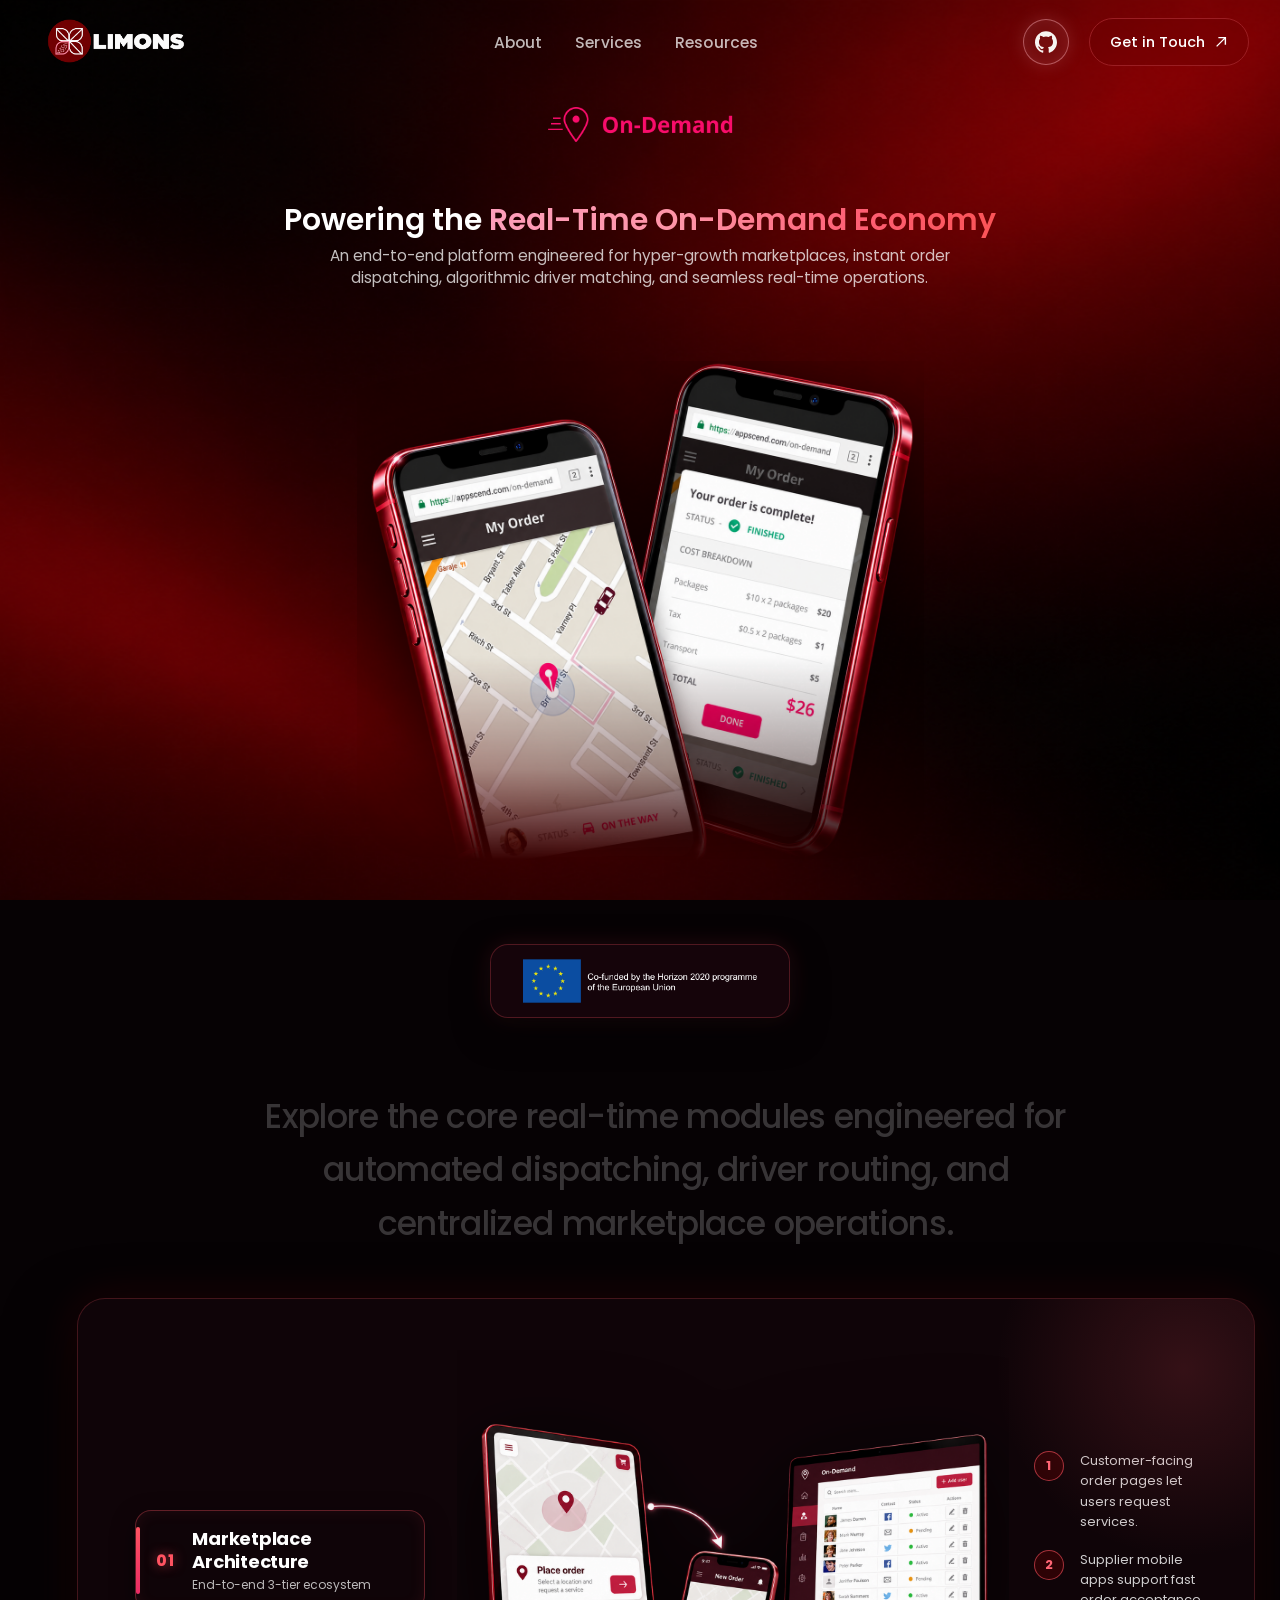
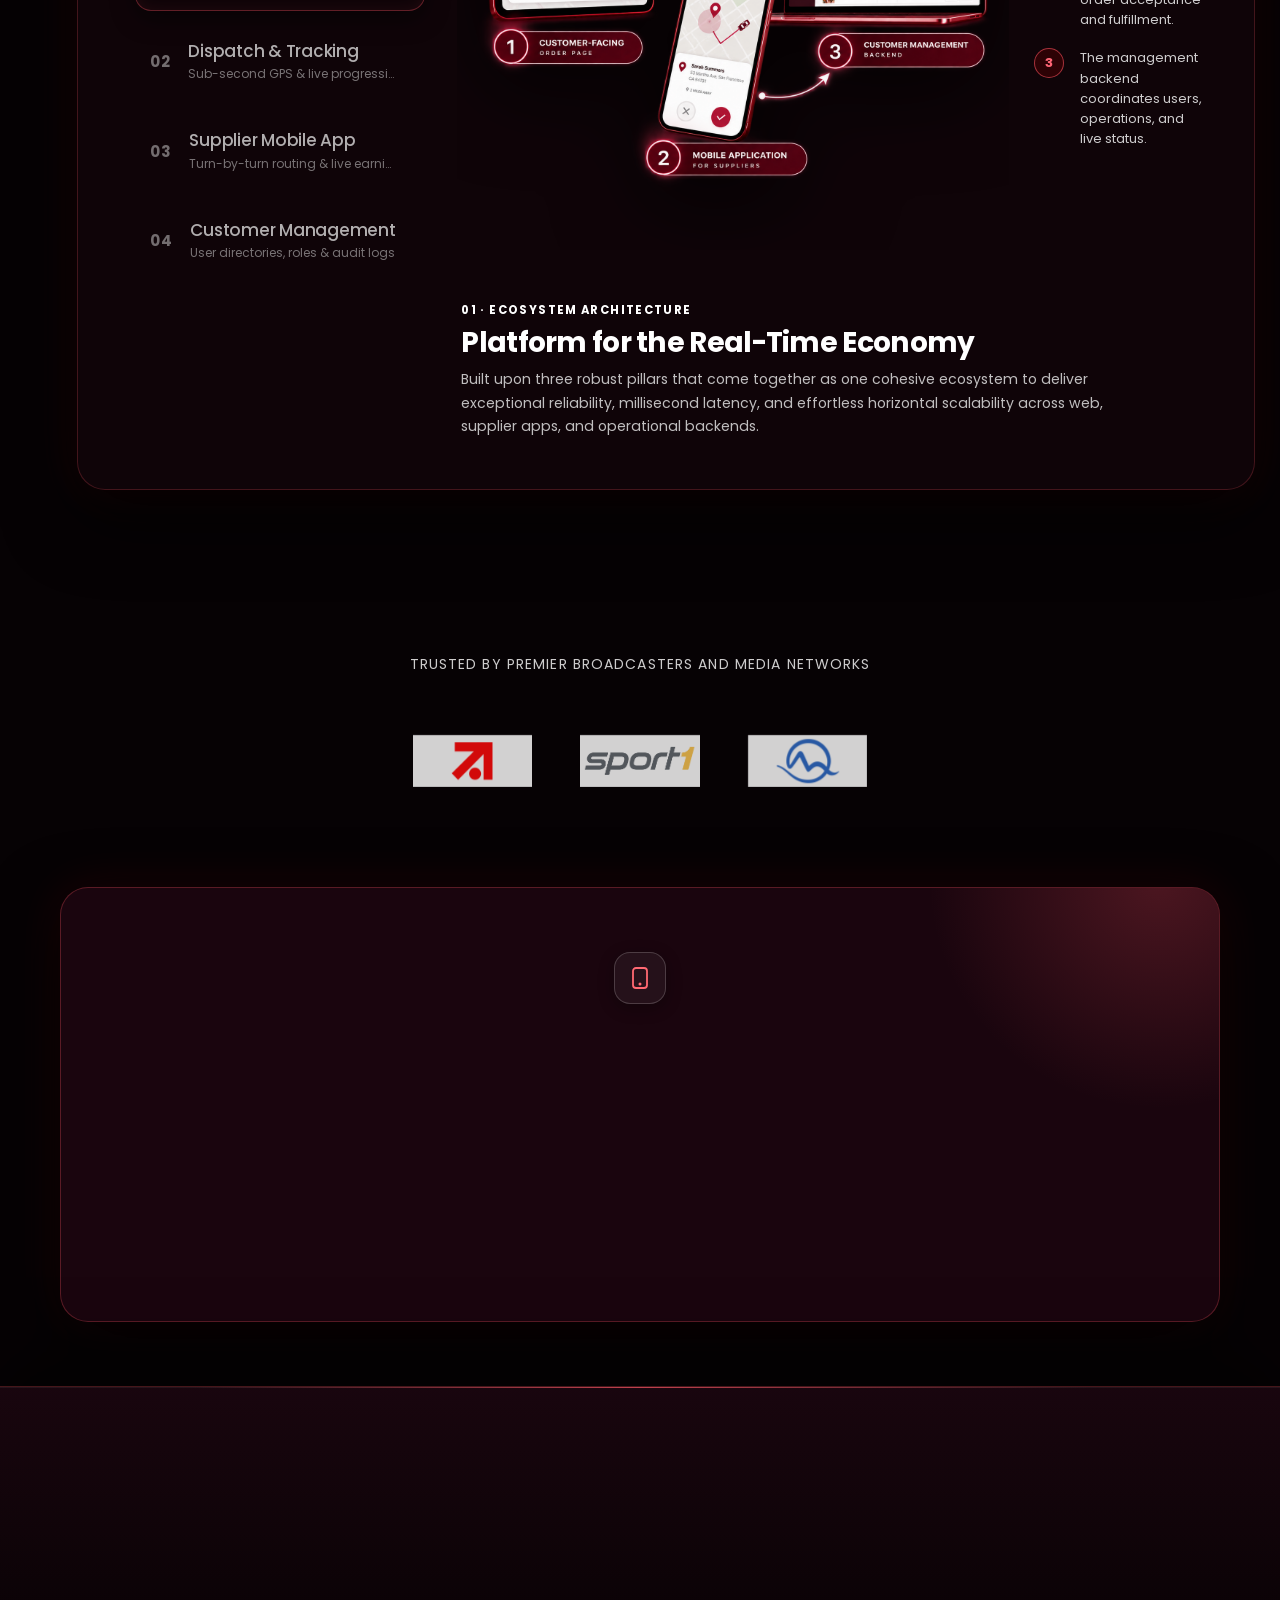
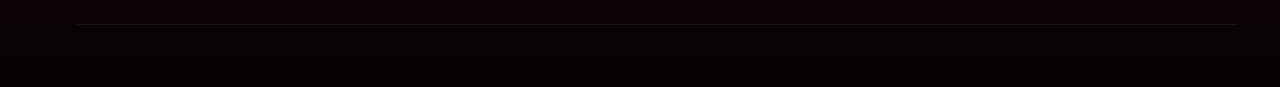
<file: product3.html>
<!DOCTYPE html>
<html lang="en">
<head>
  <meta charset="UTF-8">
  <meta name="viewport" content="width=device-width, initial-scale=1">
  <meta name="description" content="On-Demand | Real-time matching, automated dispatching, and operations management platform for hyperlocal logistics.">
  <title>On-Demand | Limons</title>
  <link rel="icon" type="image/png" href="assets/images/brand/favicon.png">
  <link rel="shortcut icon" href="favicon.ico">
  <link rel="apple-touch-icon" href="assets/images/brand/favicon.png">
  <link rel="preconnect" href="https://fonts.googleapis.com">
  <link rel="preconnect" href="https://fonts.gstatic.com" crossorigin>
  <link href="https://fonts.googleapis.com/css2?family=Poppins:wght@400;500;600;700;800&display=swap" rel="stylesheet">
  <style>
    :root{
      --u:min(100vw / 1672, 100vh / 941);
      --ease:cubic-bezier(.16,1,.3,1);
      --accent:#ff5361;
      --accent-2:#ea2b64;
      --rose:#f6a2aa;
      --ink:#231a1d;
      --paper:#f8f7f6;
      --white:#fff;
      --plum:#28263b;
      --plum-2:#37222a;
      --black:#060203;
      --muted:#6e6668;
      --line:#ebe6e7;
    }
    *{margin:0;padding:0;box-sizing:border-box}
    html{scroll-behavior:smooth;scrollbar-width:thin;scrollbar-color:#9A1E23 #0a0304}
    body{
      font-family:'Poppins',system-ui,sans-serif;
      background-color:#060204;
      background-image:url("assets/images/shared/Product page bg.png");
      background-position:center top;
      background-size:cover;
      background-repeat:no-repeat;
      background-attachment:fixed;
      color:#fff;
      overflow-x:hidden;
      min-height:100vh;
    }
    img{max-width:100%;display:block}
    a{color:inherit;text-decoration:none}
    .abs{position:absolute}

    /* ---------- HERO (Seamless, no visible horizontal cutoff line) ---------- */
    .hero{
      position:relative;
      width:100vw;
      min-height:100vh;
      min-height:100dvh;
      overflow:hidden;
      display:flex;
      align-items:flex-start;
      justify-content:center;
      background:transparent;
      color:#fff;
      border:none!important;
    }
    /* Hero no longer owns a separate full-screen gradient.
       This prevents a visible boundary/partition line between hero and the next section. */
    .hero::before,
    .hero::after{
      display:none!important;
    }
    .stage{position:relative;flex:none;width:calc(var(--u)*1672);height:calc(var(--u)*940)}
    
    /* Mockup smoothly dissolves before the hero bottom boundary */
    .mock{position:absolute;left:calc(var(--u)*466);top:calc(var(--u)*472);width:calc(var(--u)*740);z-index:4;pointer-events:none}
    .mock img{
      width:100%;
      filter:drop-shadow(0 calc(var(--u)*30) calc(var(--u)*50) rgba(0,0,0,.6));
      mask-image:linear-gradient(to bottom, #000 0%, #000 52%, rgba(0,0,0,0.6) 72%, transparent 88%);
      -webkit-mask-image:linear-gradient(to bottom, #000 0%, #000 52%, rgba(0,0,0,0.6) 72%, transparent 88%);
    }

    /* ---------- EU HORIZON 2020 BADGE ---------- */
    .eu-horizon-strip{
      width:100%;
      display:flex;
      justify-content:center;
      align-items:center;
      padding:44px 20px 24px;
      position:relative;
      z-index:10;
    }
    .eu-horizon-inner{
      display:inline-flex;
      align-items:center;
      justify-content:center;
      padding:14px 32px;
      background:rgba(26,6,14,0.78);
      border:1px solid rgba(255,83,97,0.25);
      border-radius:18px;
      backdrop-filter:blur(16px);
      -webkit-backdrop-filter:blur(16px);
      box-shadow:0 12px 35px rgba(0,0,0,0.5),0 0 24px rgba(255,83,97,0.12);
      transition:transform .3s var(--ease),border-color .3s,box-shadow .3s;
    }
    .eu-horizon-inner:hover{
      transform:translateY(-2px);
      border-color:rgba(255,83,97,0.45);
      box-shadow:0 16px 40px rgba(0,0,0,0.6),0 0 30px rgba(255,83,97,0.22);
    }
    .eu-horizon-img{
      height:44px;
      width:auto;
      max-width:100%;
      display:block;
    }

    /* ---------- BRAND LOGO & SHARED NAVBAR ---------- */
    .logo{left:calc(var(--u)*64);top:calc(var(--u)*6);display:flex;align-items:center;z-index:100;text-decoration:none}
    .logo img{height:calc(var(--u)*104);width:calc(var(--u)*104);display:block;object-fit:cover;object-position:5% center;border-radius:50%;clip-path:circle(46% at 50% 50%)}
    .logo .fallback{display:none;font-size:calc(var(--u)*25);font-weight:800;letter-spacing:-.04em;color:#fff}
    .logo img.bad{display:none} .logo img.bad + .fallback{display:block}

    .nav{
      top:calc(var(--u)*36);
      left:calc(var(--u)*470);
      width:calc(var(--u)*740);
      display:flex;
      align-items:center;
      justify-content:center;
      gap:calc(var(--u)*36);
      z-index:90;
      pointer-events:auto;
    }
    .nav-link{
      font-size:calc(var(--u)*19.5);
      color:rgba(255,255,255,.72);
      text-decoration:none;
      transition:color .25s ease;
      white-space:nowrap;
      display:inline-flex;
      align-items:center;
      gap:calc(var(--u)*6);
      cursor:pointer;
    }
    .nav-link:hover, .nav-link.on{
      color:#fff;
    }
    .drop-arrow{
      width:calc(var(--u)*10);
      height:calc(var(--u)*6);
      transition:transform .25s var(--ease);
    }
    .nav-item-dropdown{
      position:relative;
      display:inline-flex;
      align-items:center;
      padding:calc(var(--u)*8) 0;
    }
    .nav-item-dropdown:hover .drop-arrow{
      transform:rotate(180deg);
    }
    .dropdown-menu{
      position:absolute;
      top:100%;
      left:50%;
      transform:translateX(-50%) translateY(12px);
      width:calc(var(--u)*360);
      min-width:290px;
      background:rgba(12,4,7,0.96);
      backdrop-filter:blur(24px);
      -webkit-backdrop-filter:blur(24px);
      border:1px solid rgba(255,83,97,0.35);
      border-radius:calc(var(--u)*18);
      padding:calc(var(--u)*10);
      box-shadow:0 calc(var(--u)*24) calc(var(--u)*60) rgba(0,0,0,0.8), 0 0 calc(var(--u)*30) rgba(255,83,97,0.18);
      opacity:0;
      visibility:hidden;
      pointer-events:none;
      transition:opacity .25s var(--ease), transform .25s var(--ease), visibility .25s;
      z-index:120;
    }
    .nav-item-dropdown:hover .dropdown-menu,
    .nav-item-dropdown:focus-within .dropdown-menu{
      opacity:1;
      visibility:visible;
      pointer-events:auto;
      transform:translateX(-50%) translateY(0);
    }
    .dropdown-item{
      display:flex;
      align-items:center;
      gap:calc(var(--u)*12);
      padding:calc(var(--u)*10) calc(var(--u)*14);
      border-radius:calc(var(--u)*12);
      color:rgba(255,255,255,0.82);
      text-decoration:none;
      transition:all .22s var(--ease);
    }
    .dropdown-item:hover{
      background:rgba(255,83,97,0.18);
      color:#fff;
      transform:translateX(calc(var(--u)*4));
    }
    .dropdown-item.active{
      background:linear-gradient(90deg, rgba(255,83,97,0.32), rgba(234,43,100,0.12));
      border-left:calc(var(--u)*3) solid var(--accent);
      color:#fff;
    }
    .drop-badge{
      width:calc(var(--u)*30);
      height:calc(var(--u)*30);
      border-radius:calc(var(--u)*8);
      background:rgba(255,255,255,0.08);
      border:1px solid rgba(255,255,255,0.15);
      display:grid;
      place-items:center;
      font-size:calc(var(--u)*12);
      font-weight:700;
      color:var(--rose);
      flex-shrink:0;
    }
    .drop-badge svg{
      width:calc(var(--u)*16);
      height:calc(var(--u)*16);
      stroke:currentColor;
      fill:none;
      stroke-width:1.8;
      stroke-linecap:round;
      stroke-linejoin:round;
      display:block;
    }
    .drop-badge svg.solid,
    .drop-badge path.solid{ fill:currentColor; stroke:none; }
    .dropdown-item:hover .drop-badge, .dropdown-item.active .drop-badge{
      background:linear-gradient(135deg, var(--accent), var(--accent-2));
      color:#fff;
      border-color:transparent;
      box-shadow:0 0 calc(var(--u)*12) rgba(255,83,97,0.4);
    }
    .drop-text{
      display:flex;
      flex-direction:column;
      text-align:left;
    }
    .drop-title{
      font-size:calc(var(--u)*14);
      font-weight:600;
      color:#fff;
      line-height:1.2;
    }
    .drop-desc{
      font-size:calc(var(--u)*11);
      color:rgba(255,255,255,0.52);
      margin-top:calc(var(--u)*2);
      line-height:1.2;
    }

    .header-right {
      position: absolute;
      left: calc(var(--u)*1286);
      top: calc(var(--u)*20);
      display: flex;
      align-items: center;
      gap: calc(var(--u)*12);
      z-index: 110;
    }
    .cta,
    .btn-contact {
      position: relative;
      width: calc(var(--u)*172);
      height: calc(var(--u)*57);
      border: calc(var(--u)*1.6) solid #c04057;
      border-radius: 999px;
      display: flex;
      align-items: center;
      justify-content: center;
      gap: calc(var(--u)*9);
      font-size: calc(var(--u)*18.5);
      font-weight: 500;
      color: #fff;
      text-decoration: none;
      background: rgba(80, 10, 20, 0.25);
      transition: background .35s, box-shadow .35s, transform .2s;
    }
    .cta:hover,
    .btn-contact:hover {
      background: rgba(192, 64, 87, 0.35);
      box-shadow: 0 0 calc(var(--u)*30) rgba(192,64,87,.45);
      transform: translateY(-1px);
    }
    .cta svg,
    .btn-contact svg,
    .arr {
      width: calc(var(--u)*15);
      height: calc(var(--u)*15);
    }
    .gh-hover {
      position: relative;
      display: flex;
      align-items: center;
      padding-bottom: calc(var(--u)*6);
    }
    .gh-trigger {
      width: calc(var(--u)*50);
      height: calc(var(--u)*50);
      display: grid;
      place-items: center;
      border-radius: 50%;
      transition: transform .25s var(--ease), filter .25s;
    }
    .gh-trigger img {
      width: 100%;
      height: 100%;
      display: block;
      filter: drop-shadow(0 0 calc(var(--u)*10) rgba(243,165,173,.5));
    }
    .gh-hover:hover .gh-trigger,
    .gh-hover:focus-within .gh-trigger {
      transform: scale(1.07);
      filter: drop-shadow(0 0 calc(var(--u)*16) rgba(243,165,173,.9));
    }
    .gh-modal {
      position: absolute;
      top: calc(100% + 2px);
      right: 0;
      width: calc(var(--u)*318);
      min-width: 280px;
      background: linear-gradient(165deg, rgba(82,16,34,.98), rgba(24,5,12,.98));
      border: 1px solid rgba(255,83,97,.42);
      border-radius: calc(var(--u)*18);
      padding: calc(var(--u)*18);
      box-shadow: 0 calc(var(--u)*22) calc(var(--u)*50) rgba(0,0,0,.75), 0 0 calc(var(--u)*28) rgba(255,83,97,.2);
      opacity: 0;
      visibility: hidden;
      pointer-events: none;
      transform: translateY(10px);
      transition: opacity .25s var(--ease), transform .25s var(--ease), visibility .25s;
      z-index: 200;
    }
    .gh-hover:hover .gh-modal,
    .gh-hover:focus-within .gh-modal {
      opacity: 1;
      visibility: visible;
      pointer-events: auto;
      transform: none;
    }
    .gh-modal-mark {
      width: calc(var(--u)*42);
      height: calc(var(--u)*42);
      margin-bottom: calc(var(--u)*12);
    }
    .gh-modal-mark img {
      width: 100%;
      height: 100%;
      display: block;
    }
    .gh-modal h4 {
      font-size: calc(var(--u)*20);
      font-weight: 700;
      color: #fff;
      margin: 0 0 calc(var(--u)*8);
      letter-spacing: -.02em;
    }
    .gh-modal p {
      font-size: calc(var(--u)*13.5);
      line-height: 1.45;
      color: rgba(255,255,255,.62);
      margin: 0 0 calc(var(--u)*14);
    }
    .gh-modal-btn {
      display: inline-flex;
      align-items: center;
      gap: calc(var(--u)*8);
      padding: calc(var(--u)*8) calc(var(--u)*14);
      border-radius: calc(var(--u)*10);
      background: rgba(255,255,255,.08);
      border: 1px solid rgba(255,255,255,.12);
      color: #fff;
      font-size: calc(var(--u)*13.5);
      font-weight: 600;
      text-decoration: none;
      transition: background .2s, border-color .2s;
    }
    .gh-modal-btn:hover {
      background: rgba(255,83,97,.22);
      border-color: rgba(255,83,97,.45);
    }
    .gh-modal-btn svg {
      width: calc(var(--u)*16);
      height: calc(var(--u)*16);
      fill: currentColor;
      stroke: none;
    }

    /* ---------- HERO CONTENT ---------- */
    .hero-logo{position:absolute;left:50%;transform:translateX(-50%);top:calc(var(--u)*140);width:calc(var(--u)*240);z-index:7;text-align:center}
    .hero-logo img{max-width:100%;height:auto;margin:0 auto}
    .hero-copy{position:absolute;left:0;top:calc(var(--u)*262);width:100%;text-align:center;z-index:7}
    .hero-copy h1{font-size:calc(var(--u)*39);font-weight:600;line-height:1.28;white-space:nowrap}
    .hero-copy h1 .grad{background:linear-gradient(90deg,#fe9ebb 0%,#fe93a6 38%,#fe5f74 72%,#fb5357 100%);-webkit-background-clip:text;background-clip:text;color:transparent}
    .hero-copy p{margin-top:calc(var(--u)*8);font-size:calc(var(--u)*20);font-weight:400;line-height:1.45;color:rgba(255,255,255,.75);max-width:calc(var(--u)*860);margin-left:auto;margin-right:auto}

    /* ---------- SHARED SECTIONS ---------- */
    .section{position:relative;padding:84px 6vw 96px;background:transparent;color:#fff}
    .section.alt{background:transparent;color:#fff}
    .container{width:min(1180px,92vw);margin:0 auto}
    .eyebrow{display:inline-flex;align-items:center;gap:10px;font-size:12px;font-weight:700;letter-spacing:.16em;text-transform:uppercase;color:var(--accent)}
    .section-head{text-align:center;max-width:840px;margin:0 auto 48px}
    .section-head h2{font-size:42px;line-height:1.15;letter-spacing:-.035em;margin-top:13px;color:#fff}
    .section-head p{font-size:15px;line-height:1.8;color:rgba(255,255,255,0.76);margin-top:14px}

    /* ---------- APP FEATURES: INTERACTIVE 40/60 EXPERIENCE & IMMERSIVE MODAL ---------- */
    .app-features-section{
      padding:48px 6vw 96px;
      position:relative;
      background:transparent;
      width:100%;
      box-sizing:border-box;
    }
    .app-features-header{
      text-align:center;
      max-width:820px;
      margin:0 auto 48px;
    }
    .feat-tag-eyebrow{
      display:inline-block;
      font-size:11.5px;
      font-weight:700;
      text-transform:uppercase;
      letter-spacing:.15em;
      color:var(--pink);
      margin-bottom:12px;
    }
    .app-features-title{
      font-size:clamp(36px, 4.2vw, 54px);
      font-weight:800;
      letter-spacing:-.03em;
      line-height:1.1;
      color:#ffffff;
      margin:0 0 14px;
      text-transform:uppercase;
    }
    .app-features-subtitle{
      font-size:clamp(14px, 1.2vw, 16.5px);
      line-height:1.7;
      color:rgba(255,255,255,0.72);
      margin:0 auto;
      max-width:680px;
    }

    /* MAIN FEATURE PANEL (40% / 60% Layout) */
    .app-features-panel{
      display:grid;
      grid-template-columns:minmax(0,.28fr) minmax(0,.72fr);
      gap:clamp(24px, 3vw, 40px);
      align-items:center;
      background:rgba(18, 5, 10, 0.82);
      border:1px solid rgba(255, 83, 97, 0.22);
      border-radius:28px;
      padding:clamp(28px, 4vw, 52px);
      backdrop-filter:blur(20px);
      -webkit-backdrop-filter:blur(20px);
      box-shadow:0 28px 70px rgba(0, 0, 0, 0.75), 0 0 45px rgba(104, 2, 2, 0.28);
      position:relative;
      overflow:hidden;
      box-sizing:border-box;
    }
    .app-features-panel::before{
      content:"";
      position:absolute;
      top:-120px;
      right:-120px;
      width:380px;
      height:380px;
      background:radial-gradient(circle, rgba(255, 83, 97, 0.16), transparent 70%);
      pointer-events:none;
    }

    /* LEFT: VERTICAL FEATURE NAVIGATION (40%) */
    .feat-nav-col{
      display:flex;
      flex-direction:column;
      gap:12px;
      width:100%;
      box-sizing:border-box;
    }
    .feat-nav-btn{
      display:flex;
      align-items:center;
      gap:18px;
      width:100%;
      padding:16px 20px;
      background:transparent;
      border:1px solid transparent;
      border-radius:16px;
      text-align:left;
      cursor:pointer;
      transition:all 0.28s var(--ease);
      color:inherit;
      font-family:inherit;
      position:relative;
      box-sizing:border-box;
    }
    .feat-nav-btn:hover{
      background:rgba(255, 255, 255, 0.04);
      border-color:rgba(255, 83, 97, 0.18);
      transform:translateX(4px);
    }
    .feat-nav-btn.active{
      background:linear-gradient(90deg, rgba(255, 83, 97, 0.16), rgba(234, 43, 100, 0.04));
      border-color:rgba(255, 83, 97, 0.35);
      box-shadow:0 8px 24px rgba(0, 0, 0, 0.4), inset 0 0 16px rgba(255, 83, 97, 0.08);
      transform:translateX(6px);
    }
    .feat-nav-btn::before{
      content:"";
      position:absolute;
      left:0;
      top:16%;
      bottom:16%;
      width:3.5px;
      border-radius:4px;
      background:linear-gradient(180deg, var(--accent), var(--accent-2));
      opacity:0;
      transform:scaleY(0.4);
      transition:opacity 0.25s ease, transform 0.25s var(--ease);
    }
    .feat-nav-btn.active::before{
      opacity:1;
      transform:scaleY(1);
    }
    .feat-nav-num{
      font-size:15px;
      font-weight:700;
      letter-spacing:0.04em;
      color:rgba(255, 255, 255, 0.42);
      transition:all 0.25s ease;
      font-variant-numeric:tabular-nums;
      flex-shrink:0;
    }
    .feat-nav-btn.active .feat-nav-num{
      color:var(--accent);
      text-shadow:0 0 12px rgba(255, 83, 97, 0.6);
      font-weight:800;
    }
    .feat-nav-info{
      display:flex;
      flex-direction:column;
      gap:3px;
      flex:1;
      min-width:0;
    }
    .feat-nav-name{
      font-size:17px;
      font-weight:500;
      color:rgba(255, 255, 255, 0.68);
      letter-spacing:-.015em;
      line-height:1.3;
      transition:all 0.25s ease;
    }
    .feat-nav-btn:hover .feat-nav-name{
      color:rgba(255, 255, 255, 0.92);
    }
    .feat-nav-btn.active .feat-nav-name{
      color:#ffffff;
      font-weight:700;
      font-size:18px;
    }
    .feat-nav-caption{
      font-size:12px;
      color:rgba(255, 255, 255, 0.44);
      white-space:nowrap;
      overflow:hidden;
      text-overflow:ellipsis;
      transition:color 0.25s ease;
    }
    .feat-nav-btn.active .feat-nav-caption{
      color:rgba(255, 255, 255, 0.72);
    }
    .feat-panel-actions{
      margin-top:14px;
      padding-top:14px;
      border-top:1px solid rgba(255, 255, 255, 0.08);
    }
    .btn-expand-modal{
      display:inline-flex;
      align-items:center;
      gap:10px;
      background:rgba(255, 255, 255, 0.05);
      border:1px solid rgba(255, 83, 97, 0.25);
      border-radius:99px;
      padding:10px 20px;
      color:rgba(255, 255, 255, 0.85);
      font-size:13px;
      font-weight:600;
      font-family:inherit;
      cursor:pointer;
      transition:all 0.25s var(--ease);
    }
    .btn-expand-modal:hover{
      background:rgba(255, 83, 97, 0.18);
      border-color:rgba(255, 83, 97, 0.5);
      color:#ffffff;
      box-shadow:0 0 20px rgba(255, 83, 97, 0.3);
      transform:translateY(-1px);
    }
    .btn-expand-modal svg{
      stroke:var(--pink);
      transition:transform 0.25s ease;
    }
    .btn-expand-modal:hover svg{
      transform:scale(1.15);
    }

    /* RIGHT: LARGE FEATURE VISUAL + TEXT (60%) */
    .feat-display-col{
      display:grid;
      grid-template-columns:minmax(0,1.8fr) minmax(0,.55fr);
      align-items:center;
      gap:24px;
      width:100%;
      box-sizing:border-box;
    }
    .feat-display-stage{
      position:relative;
      width:100%;
      min-height:500px;
      max-height:580px;
      display:flex;
      align-items:center;
      justify-content:center;
      border-radius:20px;
      background:radial-gradient(ellipse at center, rgba(104, 2, 2, 0.3) 0%, rgba(12, 3, 7, 0.6) 75%);
      border:1px solid rgba(255, 255, 255, 0.06);
      padding:clamp(16px, 2.5vw, 24px);
      cursor:pointer;
      overflow:hidden;
      box-sizing:border-box;
      transition:border-color 0.3s ease, box-shadow 0.3s ease;
    }
    .feat-display-stage:hover{
      border-color:rgba(255, 83, 97, 0.3);
      box-shadow:0 12px 36px rgba(0, 0, 0, 0.5), 0 0 25px rgba(255, 83, 97, 0.15);
    }
    .feat-img-wrap{
      width:100%;
      height:100%;
      display:flex;
      align-items:center;
      justify-content:center;
    }
    .feat-large-img{
      max-width:100%;
      max-height:560px;
      width:auto;
      height:auto;
      object-fit:contain;
      filter:drop-shadow(0 20px 45px rgba(0, 0, 0, 0.8));
      transition:opacity 0.28s cubic-bezier(.16, 1, .3, 1), transform 0.32s cubic-bezier(.16, 1, .3, 1);
      will-change:opacity, transform;
    }
    .feat-large-img.fade-out{
      opacity:0;
      transform:scale(0.97) translateY(8px);
    }
    .feat-stage-overlay-hint{
      position:absolute;
      top:14px;
      right:14px;
      display:flex;
      align-items:center;
      gap:7px;
      padding:6px 13px;
      background:rgba(14, 4, 8, 0.78);
      border:1px solid rgba(255, 83, 97, 0.3);
      border-radius:99px;
      font-size:11.5px;
      font-weight:500;
      color:rgba(255, 255, 255, 0.75);
      backdrop-filter:blur(10px);
      opacity:0.75;
      transition:all 0.25s ease;
      pointer-events:none;
    }
    .feat-display-stage:hover .feat-stage-overlay-hint{
      opacity:1;
      color:#fff;
      border-color:var(--accent);
      box-shadow:0 0 14px rgba(255, 83, 97, 0.35);
    }

    /* Feature Text: NATURALLY UNDERNEATH - NO CARD / NO RECTANGULAR BOX */
    .feat-content-area{
      margin-top:22px;
      padding:0 4px;
      transition:opacity 0.26s ease, transform 0.26s ease;
    }
    .feat-content-area.fade-out{
      opacity:0;
      transform:translateY(6px);
    }
    .feat-active-eyebrow{
      display:inline-block;
      font-size:11.5px;
      font-weight:700;
      letter-spacing:0.12em;
      text-transform:uppercase;
      color:var(--pink);
      margin-bottom:6px;
    }
    .feat-active-title{
      font-size:clamp(22px, 2.2vw, 30px);
      font-weight:700;
      letter-spacing:-0.025em;
      line-height:1.25;
      color:#ffffff;
      margin:0 0 8px;
    }
    .feat-active-desc{
      font-size:clamp(13.5px, 1.1vw, 15px);
      line-height:1.65;
      color:rgba(255, 255, 255, 0.74);
      margin:0;
      max-width:680px;
    }

    /* ==========================================================
       IMMERSIVE FEATURE VIEWER MODAL
    ========================================================== */
    .app-feat-modal-overlay{
      position:fixed;
      inset:0;
      z-index:10000;
      display:flex;
      align-items:center;
      justify-content:center;
      padding:24px;
      opacity:0;
      visibility:hidden;
      transition:opacity 0.32s var(--ease), visibility 0.32s;
      box-sizing:border-box;
    }
    .app-feat-modal-overlay.active{
      opacity:1;
      visibility:visible;
    }
    .app-feat-modal-backdrop{
      position:absolute;
      inset:0;
      background:rgba(5, 1, 3, 0.88);
      backdrop-filter:blur(24px);
      -webkit-backdrop-filter:blur(24px);
    }
    .app-feat-modal-dialog{
      position:relative;
      width:min(1360px, 94vw);
      max-height:92vh;
      display:flex;
      flex-direction:column;
      background:#0d0307;
      border:1px solid rgba(255, 83, 97, 0.35);
      border-radius:28px;
      box-shadow:0 32px 80px rgba(0, 0, 0, 0.88), 0 0 60px rgba(104, 2, 2, 0.4);
      overflow:hidden;
      transform:scale(0.96) translateY(12px);
      transition:transform 0.32s var(--ease);
      z-index:1;
      box-sizing:border-box;
    }
    .app-feat-modal-overlay.active .app-feat-modal-dialog{
      transform:scale(1) translateY(0);
    }
    .app-feat-modal-header{
      display:flex;
      align-items:center;
      justify-content:space-between;
      padding:18px 30px 16px;
      border-bottom:1px solid rgba(255, 255, 255, 0.08);
      background:rgba(22, 6, 12, 0.6);
      flex-shrink:0;
    }
    .app-feat-modal-title-wrap{
      display:flex;
      flex-direction:column;
      gap:2px;
    }
    .app-feat-modal-title-wrap h3{
      font-size:19px;
      font-weight:800;
      letter-spacing:-0.02em;
      color:#fff;
      margin:0;
      text-transform:uppercase;
    }
    .app-feat-modal-close{
      width:40px;
      height:40px;
      border-radius:50%;
      background:rgba(255, 255, 255, 0.06);
      border:1px solid rgba(255, 255, 255, 0.15);
      color:#ffffff;
      display:grid;
      place-items:center;
      cursor:pointer;
      transition:all 0.22s ease;
    }
    .app-feat-modal-close:hover{
      background:rgba(255, 83, 97, 0.25);
      border-color:rgba(255, 83, 97, 0.6);
      transform:rotate(90deg);
    }
    .app-feat-modal-body{
      display:grid;
      grid-template-columns:0.38fr 0.62fr;
      gap:clamp(24px, 3.5vw, 44px);
      padding:clamp(20px, 3vw, 36px);
      overflow-y:auto;
      align-items:center;
      box-sizing:border-box;
    }
    .modal-stage{
      min-height:300px;
      max-height:380px;
      background:radial-gradient(ellipse at center, rgba(120, 16, 30, 0.35) 0%, rgba(12, 3, 7, 0.7) 75%);
    }
    .modal-stage .feat-large-img{
      max-height:340px;
    }

    /* ---------- BRAND STRIP ---------- */
    .brand-strip{
      width:80%;
      max-width:1160px;
      margin:32px auto 64px;
      padding:36px 4vw;
      background:rgba(26,6,14,0.72);
      border:1px solid rgba(255,83,97,0.2);
      border-radius:24px;
      backdrop-filter:blur(14px);
      -webkit-backdrop-filter:blur(14px);
      box-shadow:0 16px 40px rgba(0,0,0,0.5);
      color:#fff;
      text-align:center;
    }
    .brand-strip .inner{display:flex;justify-content:center;align-items:center;gap:36px;flex-wrap:wrap}
    .brand-strip p{font-size:11px;letter-spacing:.08em;text-transform:uppercase;color:rgba(255,255,255,.72);width:100%;margin-bottom:8px}
    .brand-strip img{height:38px;width:auto;opacity:1;filter:none;mix-blend-mode:normal;transition:none}
    .brand-strip img:hover{opacity:1;filter:none;transform:none}

    /* ---------- UNIFIED CTA BAND (Task 1: Pixel-Perfect Responsiveness) ---------- */
    .cta-band{
      width:min(1160px, 92vw);
      margin:64px auto;
      padding:clamp(36px, 5vw, 64px) clamp(20px, 4vw, 48px);
      background:#1a050e; /* solid burgundy */
      border:1px solid rgba(255,83,97,0.28);
      border-radius:28px;
      color:#fff;
      text-align:center;
      position:relative;
      overflow:hidden;
      box-shadow:0 24px 70px rgba(0,0,0,0.7),0 0 50px rgba(104,2,2,0.25);
      box-sizing:border-box;
    }
    .cta-band::before{content:"";position:absolute;width:480px;height:480px;right:-180px;top:-250px;background:radial-gradient(circle,rgba(255,83,97,.22),transparent 68%);pointer-events:none}
    
    /* Ensure .container inside .cta-band never breaks out of the card */
    .cta-band .container{
      width:100%;
      max-width:880px;
      margin:0 auto;
      padding:0;
      box-sizing:border-box;
    }

    .cta-band .band-icon{
      width:52px;
      height:52px;
      border:1px solid rgba(255,255,255,.18);
      border-radius:16px;
      display:grid;
      place-items:center;
      margin:0 auto 16px;
      background:rgba(255,255,255,.05);
      box-shadow:0 4px 16px rgba(0,0,0,0.3);
    }
    .cta-band h3{font-size:clamp(22px, 2.4vw, 28px);letter-spacing:.015em;font-weight:700;color:#fff;margin-bottom:8px}
    .cta-band p{font-size:clamp(13px, 1.2vw, 15px);color:rgba(255,255,255,.68);margin:0 auto 28px;max-width:580px;line-height:1.5}
    
    .unified-cta-form{
      width:100%;
      max-width:100%;
      margin:0 auto;
      display:flex;
      flex-direction:column;
      gap:18px;
      align-items:center;
      box-sizing:border-box;
    }
    .form-row-inputs{
      display:grid;
      grid-template-columns:repeat(3, minmax(0, 1fr));
      gap:14px;
      width:100%;
      box-sizing:border-box;
    }
    .form-row-inputs input{
      width:100%;
      min-width:0;
      height:48px;
      border:1px solid rgba(255,255,255,0.22);
      border-radius:10px;
      background:rgba(255,255,255,0.06);
      padding:0 18px;
      color:#fff;
      outline:none;
      font:inherit;
      font-size:13.5px;
      box-sizing:border-box;
      transition:border-color .2s, background .2s, box-shadow .2s;
    }
    .form-row-inputs input:focus{
      border-color:var(--accent);
      background:rgba(255,255,255,0.09);
      box-shadow:0 0 16px rgba(255,83,97,0.3);
    }
    .form-row-inputs input::placeholder{
      color:rgba(255,255,255,0.45);
    }
    .form-row-buttons{
      display:flex;
      gap:16px;
      justify-content:center;
      align-items:center;
      flex-wrap:wrap;
      width:100%;
      box-sizing:border-box;
    }
    .form-row-buttons .btn-demo{
      height:48px;
      border:0;
      border-radius:10px;
      background:linear-gradient(90deg, #ff5361, #ea2b64);
      padding:0 34px;
      color:#fff;
      font:700 12.5px 'Poppins', sans-serif;
      letter-spacing:.06em;
      text-transform:uppercase;
      cursor:pointer;
      box-shadow:0 8px 24px rgba(255,70,90,0.35);
      transition:transform .2s, box-shadow .2s;
      box-sizing:border-box;
      display:inline-flex;
      align-items:center;
      justify-content:center;
      white-space:nowrap;
    }
    .form-row-buttons .btn-demo:hover{
      transform:translateY(-2px);
      box-shadow:0 12px 32px rgba(255,70,90,0.5);
    }
    .form-row-buttons .btn-start{
      height:48px;
      border:1.5px solid rgba(255,83,97,0.65);
      border-radius:10px;
      background:rgba(255,83,97,0.12);
      padding:0 34px;
      color:#fff;
      font:700 12.5px 'Poppins', sans-serif;
      letter-spacing:.06em;
      text-transform:uppercase;
      cursor:pointer;
      backdrop-filter:blur(8px);
      -webkit-backdrop-filter:blur(8px);
      transition:transform .2s, background .2s, border-color .2s, box-shadow .2s;
      box-sizing:border-box;
      display:inline-flex;
      align-items:center;
      justify-content:center;
      white-space:nowrap;
    }
    .form-row-buttons .btn-start:hover{
      transform:translateY(-2px);
      background:rgba(255,83,97,0.25);
      border-color:#ff5361;
      box-shadow:0 8px 24px rgba(255,83,97,0.35);
    }

    /* ---------- FOOTER ---------- */
    footer{
      background:linear-gradient(180deg, rgba(26,6,15,0.95) 0%, rgba(16,4,9,0.98) 50%, #060103 100%);
      border-top:1px solid rgba(255,83,97,0.25);
      box-shadow:0 -20px 60px rgba(0,0,0,0.6), inset 0 1px 0 rgba(255,255,255,0.06);
      color:#fff;
      padding:68px 6vw 28px;
      position:relative;
    }
    footer::before{
      content:"";
      position:absolute;
      top:0;
      left:50%;
      transform:translateX(-50%);
      width:70%;
      height:1px;
      background:linear-gradient(90deg, transparent, rgba(255,83,97,0.7), transparent);
      pointer-events:none;
    }
    .footer-grid{width:min(1160px,92vw);margin:0 auto;display:grid;grid-template-columns:1.3fr repeat(4,1fr);gap:40px}
    .footer-brand h4{font-size:18px;letter-spacing:-.02em;margin-bottom:11px}
    .footer-brand p{font-size:11px;line-height:1.8;color:rgba(255,255,255,.42);max-width:240px}
    footer h5{font-size:11px;text-transform:uppercase;letter-spacing:.1em;margin-bottom:15px;color:rgba(255,255,255,.75)}
    footer a{display:block;text-decoration:none;font-size:11px;color:rgba(255,255,255,.42);line-height:2.05;transition:color .25s}
    footer a:hover{color:#fff}
    .footer-bottom{width:min(1160px,92vw);margin:44px auto 0;padding-top:18px;border-top:1px solid rgba(255,255,255,.08);display:flex;justify-content:space-between;gap:20px;flex-wrap:wrap;color:rgba(255,255,255,.3);font-size:10px}

    /* ---------- REVEAL ANIMATION ---------- */
    .reveal{opacity:0;transform:translateY(28px);transition:opacity .9s var(--ease),transform .9s var(--ease)}
    .reveal.in{opacity:1;transform:none}
    .reveal.delay-1{transition-delay:.09s} .reveal.delay-2{transition-delay:.18s} .reveal.delay-3{transition-delay:.27s}

    /* ---------- RESPONSIVE ---------- */
    .mobile-toggle{
      display:none;
      position:fixed;
      top:20px;
      right:20px;
      width:44px;
      height:44px;
      border-radius:10px;
      background:rgba(25,7,12,0.88);
      border:1px solid rgba(255,83,97,0.35);
      flex-direction:column;
      justify-content:center;
      align-items:center;
      gap:5px;
      cursor:pointer;
      z-index:200;
    }
    .mobile-toggle span{
      width:20px;
      height:2px;
      background:#fff;
      transition:all .3s ease;
    }

    @media (max-width:1024px){
      .app-features-panel{grid-template-columns:1fr;gap:36px;padding:32px 24px}
      .app-feat-modal-body{grid-template-columns:1fr;gap:32px;padding:24px}
      .feat-display-stage{min-height:320px;max-height:400px}
    }

    @media (max-width:820px){
      :root{--u:calc(100vw/600)}
      .mobile-toggle{display:flex}
      .nav{
        position:fixed;
        top:0;
        left:0;
        width:100vw;
        height:100vh;
        background:rgba(8,2,4,0.97);
        backdrop-filter:blur(20px);
        -webkit-backdrop-filter:blur(20px);
        flex-direction:column;
        justify-content:center;
        gap:20px;
        padding:40px 24px;
        z-index:180;
        opacity:0;
        pointer-events:none;
        transition:opacity .3s ease;
      }
      .nav.open{
        opacity:1;
        pointer-events:auto;
      }
      .nav-link{font-size:20px}
      .dropdown-menu{
        position:static;
        transform:none!important;
        opacity:1;
        visibility:visible;
        pointer-events:auto;
        width:100%;
        margin-top:10px;
        background:rgba(255,255,255,0.04);
      }
      .hero{min-height:720px}
      .stage{width:calc(var(--u)*600);height:calc(var(--u)*760)}
      .logo{left:calc(var(--u)*20);top:calc(var(--u)*10)} .logo img{height:calc(var(--u)*80);width:calc(var(--u)*80)}
      .logo .fallback{display:block;font-size:23px}
      .cta{display:none}
      .hero-logo{top:calc(var(--u)*120);width:calc(var(--u)*220)}
      .hero-copy{top:calc(var(--u)*240);padding:0 20px}
      .hero-copy h1{font-size:calc(var(--u)*28);line-height:1.35;white-space:normal}
      .hero-copy p{font-size:calc(var(--u)*16);width:100%;margin-top:calc(var(--u)*10)}
      .mock{left:50%;transform:translateX(-50%);top:calc(var(--u)*420);width:calc(var(--u)*540)}
      .section{padding:68px 5vw}
      .section-head h2{font-size:32px}
      .cta-band{width:92%;margin:40px auto;padding:44px 20px;border-radius:20px}
      .form-row-inputs{grid-template-columns:1fr;gap:12px;width:100%}
      .form-row-buttons{flex-direction:column;width:100%;gap:12px}
      .form-row-buttons button,
      .form-row-buttons .btn-demo,
      .form-row-buttons .btn-start{width:100%}
      .footer-grid{grid-template-columns:1fr 1fr;gap:30px}
      .footer-brand{grid-column:1/-1}
      .footer-bottom{margin-top:30px}
      .app-features-section{padding:36px 4vw 72px}
      .app-features-title{font-size:32px}
      .feat-nav-btn{padding:13px 15px;gap:14px}
      .feat-nav-name{font-size:15.5px}
      .feat-nav-btn.active .feat-nav-name{font-size:16.5px}
      .feat-display-stage{min-height:250px;max-height:340px;padding:14px}
      .modal-stage .feat-large-img{max-height:300px}
      .app-feat-modal-overlay{padding:12px}
      .app-feat-modal-dialog{width:100%;max-height:94vh;border-radius:20px}
      .app-feat-modal-header{padding:16px 20px}
      .app-feat-modal-body{padding:20px 16px;gap:24px}
    }
    @media (max-width:480px){
      .cta-band{width:94%;padding:36px 16px;border-radius:18px}
      .cta-band h3{font-size:22px}
      .footer-grid{grid-template-columns:1fr;gap:24px}
    }
    @media (prefers-reduced-motion:reduce){*{animation:none!important;transition:none!important}.reveal{opacity:1;transform:none}}
    .hero-logo{translate:-50% 0}
    .feat-callouts.simple{align-self:center;color:rgba(255,255,255,.72);font-size:15px;line-height:1.7}
    @media(max-width:1024px) and (min-width:768px){.app-features-panel{grid-template-columns:minmax(0,.34fr) minmax(0,.66fr)}.feat-display-col{grid-template-columns:minmax(0,1.3fr) minmax(0,.7fr);gap:16px}}
    @media(max-width:767px){.feat-display-col{grid-template-columns:minmax(0,1fr);gap:12px}.feat-display-stage{grid-column:1;grid-row:1}.feat-callouts{grid-column:1;grid-row:2;display:grid;grid-template-columns:1fr;gap:12px}.feat-content-area{grid-column:1;grid-row:3}}
    .feat-panel-actions,.feat-stage-overlay-hint,.app-feat-modal-overlay{display:none!important}
    .feat-display-col{display:grid;grid-template-columns:minmax(0,1.8fr) minmax(0,.55fr);align-items:center;gap:24px}
    .feat-display-stage{grid-column:1;grid-row:1;min-height:500px;max-height:580px;border:0;border-radius:0;background:transparent;padding:12px;cursor:default}
    .feat-large-img{max-height:560px}
    .feat-callouts{grid-column:2;grid-row:1;display:flex;flex-direction:column;gap:18px;margin:0;padding:0;list-style:none}
    .feat-callout{display:grid;grid-template-columns:34px minmax(0,1fr);align-items:start;gap:12px;color:rgba(255,255,255,.8);font-size:13px;line-height:1.55}
    .feat-callout-num{width:30px;aspect-ratio:1;display:grid;place-items:center;border:1px solid rgba(255,83,97,.58);border-radius:50%;color:#ff6575;font-size:13px;font-weight:700;background:rgba(104,2,2,.36)}
    .feat-content-area{grid-column:1/-1}
    .feat-display-stage:hover{border-color:transparent;box-shadow:none}
    .brand-strip{width:min(1160px,92vw);margin:32px auto 64px;padding:36px 0;background:transparent;border:0;border-radius:0;backdrop-filter:none;box-shadow:none}
    .brand-strip .inner{gap:48px}
    .brand-strip p{font-size:14px;color:rgba(255,255,255,.8);margin-bottom:12px}
    .brand-strip img{height:52px;mix-blend-mode:normal;filter:none;opacity:1;transition:none}
    .brand-strip img:hover{opacity:1;filter:none;transform:none}
    button:not(.mobile-toggle),
    a[class*="btn"],
    .pill {
      background-repeat: no-repeat !important;
      background-position: bottom !important;
      background-size: 100% 0% !important;
      transition: background-size .45s cubic-bezier(.16, 1, .3, 1), color .25s ease, transform .25s ease
    }

    button:not(.mobile-toggle):hover,
    button:not(.mobile-toggle):focus-visible,
    a[class*="btn"]:hover,
    a[class*="btn"]:focus-visible,
    .pill:hover {
      background-image: linear-gradient(#c51e46, #c51e46) !important;
      background-size: 100% 100% !important
    }
    @media(max-width:1024px) and (min-width:768px){.app-features-panel{grid-template-columns:minmax(0,.34fr) minmax(0,.66fr)}.feat-display-col{grid-template-columns:minmax(0,1.6fr) minmax(0,.65fr);gap:16px}}
    @media(max-width:767px){.feat-display-col{grid-template-columns:minmax(0,1fr);gap:12px}.feat-display-stage{grid-column:1;grid-row:1;min-height:250px;max-height:340px}.feat-callouts{grid-column:1;grid-row:2;display:grid;grid-template-columns:1fr;gap:12px}.feat-content-area{grid-column:1;grid-row:3}.brand-strip .inner{gap:24px}.brand-strip img{height:42px}}
  </style>
  <link rel="stylesheet" href="assets/css/site-header.css">
  <link rel="stylesheet" href="assets/css/motion.css">
  <link rel="stylesheet" href="assets/css/brand-ui.css">
<body data-mo-entrance="all">

  <section class="hero" id="top">
    <div class="stage">
      
      <a class="abs logo" href="index.html" aria-label="Limons Home">
        <img src="assets/images/brand/Horizontal Logo.png" alt="Limons" onerror="this.classList.add('bad')">
        <span class="fallback">Limons</span>
      </a>

      <!-- UNIFIED NAVBAR WITH PRODUCTS & SERVICES DROPDOWN -->
      <nav class="abs nav" id="mainNav" aria-label="Primary navigation">
        <a class="nav-link" href="about.html">About</a>
        
        <!-- SERVICES LINK -->
        <a class="nav-link" href="services.html">Services</a>

        <!-- PRODUCTS DROPDOWN -->
        <div class="nav-item-dropdown" id="productsDropdown">
          <a class="nav-link on nav-drop-trigger" href="javascript:void(0)" aria-haspopup="true" aria-expanded="false">
            Products
            <svg class="drop-arrow" viewBox="0 0 10 6" fill="none" stroke="currentColor" stroke-width="1.8" stroke-linecap="round"><path d="M1 1l4 4 4-4"/></svg>
          </a>
          <div class="dropdown-menu" role="menu">
            <a class="dropdown-item" href="product1.html">
              <span class="drop-badge"><svg viewBox="0 0 24 24"><rect x="2" y="5" width="20" height="13" rx="2"></rect><path d="M8 21h8M12 18v3"></path></svg></span>
              <div class="drop-text">
                <span class="drop-title">Social TV (Telly)</span>
                <span class="drop-desc">Live interaction, quiz &amp; second screen</span>
              </div>
            </a>
            <a class="dropdown-item" href="product2.html">
              <span class="drop-badge"><svg viewBox="0 0 24 24"><path d="M4 12a8 8 0 0 1 14-5.3L20 8"></path><path d="M20 4v4h-4"></path><path d="M20 12a8 8 0 0 1-14 5.3L4 16"></path><path d="M4 20v-4h4"></path></svg></span>
              <div class="drop-text">
                <span class="drop-title">File Sync</span>
                <span class="drop-desc">Real-time enterprise file synchronization</span>
              </div>
            </a>
            <a class="dropdown-item active" href="product3.html">
              <span class="drop-badge"><svg viewBox="0 0 24 24"><path d="M13 2L4 14h7l-1 8 9-12h-7l1-8z"></path></svg></span>
              <div class="drop-text">
                <span class="drop-title">On-Demand</span>
                <span class="drop-desc">Real-time dispatch, booking &amp; tracking</span>
              </div>
            </a>
            <a class="dropdown-item" href="product4.html">
              <span class="drop-badge"><svg viewBox="0 0 24 24"><rect x="3" y="5" width="18" height="14" rx="2.5"></rect><path class="solid" d="M10 9.2v5.6l5-2.8-5-2.8z"></path></svg></span>
              <div class="drop-text">
                <span class="drop-title">Video Player (Veeplay)</span>
                <span class="drop-desc">Native mobile video player &amp; ad SDK</span>
              </div>
            </a>
          </div>
        </div>
        <a class="nav-link" href="resources.html">Resources</a>
        <a class="mobile-contact nav-link" href="contact.html">Get in Touch<svg viewBox="0 0 16 16" fill="none" stroke="currentColor" stroke-width="1.8"><path d="M3 13L13 3M5 3h8v8"/></svg></a>
      </nav>

      <div class="header-right">
        <div class="gh-hover">
          <a class="gh-trigger" href="https://github.com" target="_blank" rel="noopener noreferrer"
            aria-label="Open Source on GitHub">
            <svg viewBox="0 0 24 24" aria-hidden="true">
              <path
                d="M12 .3C5.37.3 0 5.67 0 12.3c0 5.3 3.44 9.8 8.21 11.39.6.11.82-.26.82-.58 0-.28-.01-1.04-.02-2.04-3.34.73-4.04-1.61-4.04-1.61-.55-1.39-1.33-1.76-1.33-1.76-1.09-.74.08-.73.08-.73 1.2.09 1.84 1.24 1.84 1.24 1.07 1.83 2.8 1.3 3.49 1 .11-.78.42-1.3.76-1.6-2.67-.3-5.47-1.33-5.47-5.93 0-1.31.47-2.38 1.24-3.22-.12-.3-.54-1.52.12-3.18 0 0 1.01-.32 3.3 1.23a11.5 11.5 0 0 1 6 0c2.29-1.55 3.3-1.23 3.3-1.23.66 1.66.24 2.88.12 3.18.77.84 1.24 1.91 1.24 3.22 0 4.61-2.81 5.62-5.48 5.92.43.37.81 1.1.81 2.23 0 1.61-.01 2.91-.01 3.31 0 .32.22.7.83.58C20.56 22.1 24 17.6 24 12.3 24 5.67 18.63.3 12 .3z">
              </path>
            </svg>
          </a>
          <div class="gh-modal" role="tooltip">
            <h4>Open Source</h4>
            <p>Check out our GitHub profile to explore our development tools, frameworks and open source contributions.
            </p>
            <a class="gh-modal-btn" href="https://github.com/appscend" target="_blank" rel="noopener noreferrer">
              <svg viewBox="0 0 24 24" aria-hidden="true">
                <path
                  d="M12 .3C5.37.3 0 5.67 0 12.3c0 5.3 3.44 9.8 8.21 11.39.6.11.82-.26.82-.58 0-.28-.01-1.04-.02-2.04-3.34.73-4.04-1.61-4.04-1.61-.55-1.39-1.33-1.76-1.33-1.76-1.09-.74.08-.73.08-.73 1.2.09 1.84 1.24 1.84 1.24 1.07 1.83 2.8 1.3 3.49 1 .11-.78.42-1.3.76-1.6-2.67-.3-5.47-1.33-5.47-5.93 0-1.31.47-2.38 1.24-3.22-.12-.3-.54-1.52.12-3.18 0 0 1.01-.32 3.3 1.23a11.5 11.5 0 0 1 6 0c2.29-1.55 3.3-1.23 3.3-1.23.66 1.66.24 2.88.12 3.18.77.84 1.24 1.91 1.24 3.22 0 4.61-2.81 5.62-5.48 5.92.43.37.81 1.1.81 2.23 0 1.61-.01 2.91-.01 3.31 0 .32.22.7.83.58C20.56 22.1 24 17.6 24 12.3 24 5.67 18.63.3 12 .3z">
                </path>
              </svg>
              View on Github
            </a>
          </div>
        </div>
        <a class="cta" href="contact.html">Get in Touch
          <svg viewBox="0 0 16 16" fill="none" stroke="#fff" stroke-width="1.6">
            <path d="M3 13L13 3M5 3h8v8"></path>
          </svg>
        </a>
      </div>

      <button class="mobile-toggle" id="mobileToggle" aria-label="Open menu">
        <span></span><span></span><span></span>
      </button>

      <div class="abs hero-logo mo-hero-logo" id="logoOnDemand">
        <img src="assets/images/products/logo_ondemand.png" alt="On-Demand">
      </div>
      <div class="hero-copy">
        <h1 class="mo-hero-title">Powering the <span class="grad">Real-Time On-Demand Economy</span></h1>
        <p class="mo-hero-sub">An end-to-end platform engineered for hyper-growth marketplaces, instant order dispatching, algorithmic driver matching, and seamless real-time operations.</p>
      </div>
      <div class="mock mo-hero-img" id="mock">
        <img class="mo-float" src="assets/images/mockups/attachments/Glossy Red Smartphones Showing Order Tracking Apps.png" alt="On-Demand Platform Hero Mockup showing real-time mobile order apps">
      </div>
    </div>
  </section>

  <!-- CO-FUNDED BY HORIZON 2020 EU BADGE -->
  <div class="eu-horizon-strip mo-badge">
    <div class="eu-horizon-inner">
      <img src="assets/images/brand/horizon_2020.png" alt="Co-funded by the Horizon 2020 programme of the European Union" class="eu-horizon-img">
    </div>
  </div>

  <!-- ==========================================================
       APP FEATURES (40% / 60% INTERACTIVE SHOWCASE)
  =========================================================== -->
  <section class="section app-features-section" id="app-features">
    <div class="container">
      <div class="app-features-header mo-reveal">
        <p class="app-features-subtitle mo-text-reveal" style="font-size:clamp(22px,2.6vw,36px);line-height:1.6;max-width:900px;font-weight:500;letter-spacing:-.02em;">Explore the core real-time modules engineered for automated dispatching, driver routing, and centralized marketplace operations.</p>
      </div>

      <!-- MAIN FEATURE PANEL: 40% Nav (Left) | 60% Visual & Info (Right) -->
      <div class="app-features-panel mo-reveal" id="featuresPanel">
        <!-- LEFT: Vertical Feature Navigation (40%) -->
        <nav class="feat-nav-col" aria-label="Product features navigation" role="tablist">
          <button type="button" class="feat-nav-btn active" id="featTab0" data-index="0" role="tab" aria-selected="true" aria-controls="featVisualDisplay">
            <span class="feat-nav-num">01</span>
            <div class="feat-nav-info">
              <span class="feat-nav-name">Marketplace Architecture</span>
              <span class="feat-nav-caption">End-to-end 3-tier ecosystem</span>
            </div>
          </button>

          <button type="button" class="feat-nav-btn" id="featTab1" data-index="1" role="tab" aria-selected="false" aria-controls="featVisualDisplay">
            <span class="feat-nav-num">02</span>
            <div class="feat-nav-info">
              <span class="feat-nav-name">Dispatch &amp; Tracking</span>
              <span class="feat-nav-caption">Sub-second GPS &amp; live progression</span>
            </div>
          </button>

          <button type="button" class="feat-nav-btn" id="featTab2" data-index="2" role="tab" aria-selected="false" aria-controls="featVisualDisplay">
            <span class="feat-nav-num">03</span>
            <div class="feat-nav-info">
              <span class="feat-nav-name">Supplier Mobile App</span>
              <span class="feat-nav-caption">Turn-by-turn routing &amp; live earnings</span>
            </div>
          </button>

          <button type="button" class="feat-nav-btn" id="featTab3" data-index="3" role="tab" aria-selected="false" aria-controls="featVisualDisplay">
            <span class="feat-nav-num">04</span>
            <div class="feat-nav-info">
              <span class="feat-nav-name">Customer Management</span>
              <span class="feat-nav-caption">User directories, roles &amp; audit logs</span>
            </div>
          </button>

          <div class="feat-panel-actions">
            <button type="button" class="btn-expand-modal" id="openFeatModalBtn" aria-label="Open immersive feature viewer modal">
              <svg width="15" height="15" viewBox="0 0 24 24" fill="none" stroke="currentColor" stroke-width="2" stroke-linecap="round" stroke-linejoin="round">
                <polyline points="15 3 21 3 21 9"></polyline>
                <polyline points="9 21 3 21 3 15"></polyline>
                <line x1="21" y1="3" x2="14" y2="10"></line>
                <line x1="3" y1="21" x2="10" y2="14"></line>
              </svg>
              <span>Expand Interactive View</span>
            </button>
          </div>
        </nav>

        <!-- RIGHT: Large Feature Visual + Text (60%) -->
        <div class="feat-display-col" id="featVisualDisplay" role="tabpanel" aria-labelledby="featTab0">
          <div class="feat-display-stage mo-mockup-reveal" id="featVisualStage">
            <div class="feat-img-wrap">
              <img id="featActiveImg" src="assets/images/mockups/on_demand/ChatGPT Image Oct 1, 2026, 10_46_13 AM-4.png" alt="On-Demand Platform Architecture schema showing order page, supplier app, and backend" class="feat-large-img">
            </div>
            <div class="feat-stage-overlay-hint">
              <svg width="15" height="15" viewBox="0 0 24 24" fill="none" stroke="currentColor" stroke-width="2" stroke-linecap="round" stroke-linejoin="round">
                <circle cx="11" cy="11" r="8"></circle>
                <line x1="21" y1="21" x2="16.65" y2="16.65"></line>
                <line x1="11" y1="8" x2="11" y2="14"></line>
                <line x1="8" y1="11" x2="14" y2="11"></line>
              </svg>
              <span>Click to Expand</span>
            </div>
          </div>
          <div class="feat-callouts" id="featCallouts" aria-label="Feature highlights"></div>

          <!-- Feature Text: NATURALLY UNDERNEATH - NO CARD / NO RECTANGULAR BOX -->
          <div class="feat-content-area" id="featContentArea">
            <span class="feat-active-eyebrow" id="featActiveEyebrow">01 · Ecosystem Architecture</span>
            <h3 class="feat-active-title" id="featActiveTitle">Platform for the Real-Time Economy</h3>
            <p class="feat-active-desc" id="featActiveDesc">Built upon three robust pillars that come together as one cohesive ecosystem to deliver exceptional reliability, millisecond latency, and effortless horizontal scalability across web, supplier apps, and operational backends.</p>
          </div>
        </div>
      </div>
    </div>
  </section>

  <!-- IMMERSIVE FEATURE VIEWER MODAL -->
  <div class="app-feat-modal-overlay" id="appFeatModalOverlay" role="dialog" aria-modal="true" aria-labelledby="featModalHeading" hidden>
    <div class="app-feat-modal-backdrop" id="appFeatModalBackdrop"></div>
    <div class="app-feat-modal-dialog">
      <div class="app-feat-modal-header">
        <div class="app-feat-modal-title-wrap">
          <span class="feat-tag-eyebrow" style="font-size:11px;margin-bottom:2px;">Interactive Feature Viewer</span>
          <h3 id="featModalHeading">APP FEATURES</h3>
        </div>
        <button type="button" class="app-feat-modal-close" id="closeFeatModalBtn" aria-label="Close modal">
          <svg width="20" height="20" viewBox="0 0 24 24" fill="none" stroke="currentColor" stroke-width="2.2" stroke-linecap="round"><line x1="18" y1="6" x2="6" y2="18"></line><line x1="6" y1="6" x2="18" y2="18"></line></svg>
        </button>
      </div>

      <div class="app-feat-modal-body">
        <!-- 40% Left Navigation in Modal -->
        <nav class="feat-nav-col modal-feat-nav" aria-label="Modal feature navigation" role="tablist">
          <button type="button" class="feat-nav-btn active" data-index="0" role="tab" aria-selected="true">
            <span class="feat-nav-num">01</span>
            <div class="feat-nav-info">
              <span class="feat-nav-name">Marketplace Architecture</span>
              <span class="feat-nav-caption">End-to-end 3-tier ecosystem</span>
            </div>
          </button>
          <button type="button" class="feat-nav-btn" data-index="1" role="tab" aria-selected="false">
            <span class="feat-nav-num">02</span>
            <div class="feat-nav-info">
              <span class="feat-nav-name">Dispatch &amp; Tracking</span>
              <span class="feat-nav-caption">Sub-second GPS &amp; live progression</span>
            </div>
          </button>
          <button type="button" class="feat-nav-btn" data-index="2" role="tab" aria-selected="false">
            <span class="feat-nav-num">03</span>
            <div class="feat-nav-info">
              <span class="feat-nav-name">Supplier Mobile App</span>
              <span class="feat-nav-caption">Turn-by-turn routing &amp; live earnings</span>
            </div>
          </button>
          <button type="button" class="feat-nav-btn" data-index="3" role="tab" aria-selected="false">
            <span class="feat-nav-num">04</span>
            <div class="feat-nav-info">
              <span class="feat-nav-name">Customer Management</span>
              <span class="feat-nav-caption">User directories, roles &amp; audit logs</span>
            </div>
          </button>
        </nav>

        <!-- 60% Right Display in Modal -->
        <div class="feat-display-col modal-feat-display">
          <div class="feat-display-stage modal-stage">
            <div class="feat-img-wrap modal-img-wrap">
              <img id="featModalActiveImg" src="assets/images/mockups/on_demand/ChatGPT Image Oct 1, 2026, 10_46_13 AM-4.png" alt="On-Demand Platform Architecture schema showing order page, supplier app, and backend" class="feat-large-img">
            </div>
          </div>
          <div class="feat-content-area" id="featModalContentArea">
            <span class="feat-active-eyebrow" id="featModalActiveEyebrow">01 · Ecosystem Architecture</span>
            <h3 class="feat-active-title" id="featModalActiveTitle">Platform for the Real-Time Economy</h3>
            <p class="feat-active-desc" id="featModalActiveDesc">Built upon three robust pillars that come together as one cohesive ecosystem to deliver exceptional reliability, millisecond latency, and effortless horizontal scalability across web, supplier apps, and operational backends.</p>
          </div>
        </div>
      </div>
    </div>
  </div>

  <section class="brand-strip reveal" aria-label="Trusted by premier broadcasters and media networks">
    <div class="inner">
      <p>Trusted by premier broadcasters and media networks</p>
      <img src="assets/images/testimonials/testimonial_p7s1.png" alt="ProSiebenSat.1">
      <img src="assets/images/testimonials/testimonial_sport1.png" alt="Sport1">
      <img src="assets/images/testimonials/testimonial_markiza.png" alt="Markiza">
    </div>
  </section>

  <!-- UNIFIED CONTACT & DEMO COMPONENT -->
  <section class="cta-band reveal" id="contact">
    <div class="container">
      <div class="band-icon">
        <svg width="24" height="24" viewBox="0 0 24 24" fill="none" stroke="#ff6972" stroke-width="1.8">
          <rect x="5" y="2" width="14" height="20" rx="3"/>
          <line x1="12" y1="18" x2="12" y2="18.01" stroke-width="3" stroke-linecap="round"/>
        </svg>
      </div>
      <h3>Ready to accelerate your on-demand operations?</h3>
      <p>Schedule a technical consultation to explore automated dispatch and supplier apps.</p>
      
      <form class="unified-cta-form" onsubmit="event.preventDefault(); alert('Thank you! Your request has been received. Our solutions team will reach out shortly.');">
        <div class="form-row-inputs">
          <input required type="text" name="name" placeholder="Name" aria-label="Name">
          <input required type="text" name="company" placeholder="Company name" aria-label="Company name">
          <input required type="email" name="email" placeholder="Email address" aria-label="Email address">
        </div>
        <div class="form-row-buttons">
          <button type="submit" class="btn-demo">Request a Demo</button>
          <button type="submit" class="btn-start">Get Started</button>
        </div>
      </form>
    </div>
  </section>

  <footer>
    <div class="footer-grid">
      <div class="footer-brand">
        <a class="footer-logo" href="index.html" aria-label="Limons Home">
          <img src="assets/images/brand/Horizontal Logo.png" alt="Limons" class="footer-logo-img">
        </a>
        <p>Premium mobile and digital product experiences built with modern architecture and visual excellence.</p>
      </div>
      <div>
        <h5>Products</h5>
        <a href="product1.html">Social TV (Telly)</a>
        <a href="product2.html">File Sync</a>
        <a href="product3.html">On-Demand</a>
        <a href="product4.html">Video Player (Veeplay)</a>
      </div>
      <div>
        <h5>Services</h5>
        <a href="services.html">Services Overview</a>
        <a href="services.html#process">Process &amp; Workflow</a>
        <a href="contact.html">Start a Project</a>
      </div>
      <div>
        <h5>About</h5>
        <a href="index.html#trust">Company</a>
        <a href="index.html#trust">Partners</a>
        <a href="#contact">Press Room</a>
        <a href="#contact">Contact</a>
      </div>
      <div>
        <h5>Platform</h5>
        <a href="#app-features">Marketplace Architecture</a>
        <a href="#app-features">Dispatch &amp; Tracking</a>
        <a href="#app-features">Supplier Mobile App</a>
        <a href="#app-features">Customer Management</a>
      </div>
    </div>
    <div class="footer-bottom">
      <span>© 2026 Limons · On-Demand</span>
      <span>Engineered for broadcasters and live media networks</span>
    </div>
  </footer>

  <script>
    (() => {
      const $ = s => document.querySelector(s);
      const $$ = s => [...document.querySelectorAll(s)];
      const reduce = matchMedia('(prefers-reduced-motion: reduce)').matches;

      // Mobile Menu Toggle
      const mobileToggle = $('#mobileToggle');
      const mainNav = $('#mainNav');
      if (mobileToggle && mainNav) {
        mobileToggle.addEventListener('click', () => {
          mainNav.classList.toggle('open');
          mobileToggle.classList.toggle('open');
        });
      }

      // Trigger hero entrance immediately
      setTimeout(() => {
        document.querySelectorAll('.mo-hero-logo, .mo-hero-title, .mo-hero-sub, .mo-hero-img').forEach(el => el.classList.add('in'));
      }, 60);

      // Smooth navigation
      $$('a[href^="#"]').forEach(a => a.addEventListener('click', e => {
        const id = a.getAttribute('href');
        if (id && id.length > 1) {
          const target = document.querySelector(id);
          if (target) {
            e.preventDefault();
            if (mainNav && mainNav.classList.contains('open')) {
              mainNav.classList.remove('open');
              if (mobileToggle) mobileToggle.classList.remove('open');
            }
            target.scrollIntoView({ behavior: reduce ? 'auto' : 'smooth' });
          }
        }
      }));

      // ==========================================================
      // APP FEATURES INTERACTIVE CONTROLLER (40/60 + MODAL)
      // ==========================================================
      const onDemandFeatures = [
        {
          num: '01',
          name: 'Marketplace Architecture',
          caption: 'End-to-end 3-tier ecosystem',
          eyebrow: '01 · Ecosystem Architecture',
          title: 'Platform for the Real-Time Economy',
          desc: 'Built upon three robust pillars that come together as one cohesive ecosystem to deliver exceptional reliability, millisecond latency, and effortless horizontal scalability across web, supplier apps, and operational backends.',
          points: ['Customer-facing order pages let users request services.', 'Supplier mobile apps support fast order acceptance and fulfillment.', 'The management backend coordinates users, operations, and live status.'],
          image: 'assets/images/mockups/on_demand/ChatGPT Image Oct 1, 2026, 10_46_13 AM-4.png',
          id: 'platform'
        },
        {
          num: '02',
          name: 'Dispatch & Tracking',
          caption: 'Sub-second GPS & live progression',
          eyebrow: '02 · Geolocation & Routing',
          title: 'Order Dispatching & Live Tracking',
          desc: 'Automate fulfillment with intelligent geolocation matching, live map updates, and automated customer notifications. Customers and dispatchers track live driver locations on interactive maps with accurate ETAs via encrypted WebSockets.',
          image: 'assets/images/mockups/attachments/Glossy Red Smartphones Showing Order Tracking Apps.png',
          id: 'dispatch'
        },
        {
          num: '03',
          name: 'Supplier Mobile App',
          caption: 'Turn-by-turn routing & live earnings',
          eyebrow: '03 · Driver Fleet Tools',
          title: 'Cross-Platform Mobile App for Suppliers',
          desc: 'Give your drivers and service providers intuitive tools designed for fast execution, clear route details, and transparent earnings. Features a 30-second dispatch window, native turn-by-turn navigation, and one-tap order status transitions.',
          image: 'assets/images/mockups/on_demand/ChatGPT Image Oct 1, 2026, 10_46_09 AM-2.png',
          id: 'supplier'
        },
        {
          num: '04',
          name: 'Customer Management',
          caption: 'User directories, roles & audit logs',
          eyebrow: '04 · Enterprise Administration',
          title: 'Operations & Management Backend',
          desc: 'Enterprise command center for orchestrating customer accounts, supplier approvals, dispute resolution, financial payouts, and operational metrics. Includes instant user search, granular role controls, and live telemetry.',
          image: 'assets/images/mockups/on_demand/ChatGPT Image Oct 1, 2026, 10_46_07 AM-1.png',
          id: 'dashboard'
        }
      ];

      function setupAppFeatures(features) {
        let activeIdx = 0;
        let isTransitioning = false;

        const mainNavBtns = $$('#featuresPanel .feat-nav-btn');
        const modalNavBtns = $$('#appFeatModalOverlay .feat-nav-btn');

        const activeImg = $('#featActiveImg');
        const activeEyebrow = $('#featActiveEyebrow');
        const activeTitle = $('#featActiveTitle');
        const activeDesc = $('#featActiveDesc');
        const contentArea = $('#featContentArea');

        const modalActiveImg = $('#featModalActiveImg');
        const modalActiveEyebrow = $('#featModalActiveEyebrow');
        const modalActiveTitle = $('#featModalActiveTitle');
        const modalActiveDesc = $('#featModalActiveDesc');
        const modalContentArea = $('#featModalContentArea');

        const modalOverlay = $('#appFeatModalOverlay');
        const modalBackdrop = $('#appFeatModalBackdrop');
        const openModalBtn = $('#openFeatModalBtn');
        const closeModalBtn = $('#closeFeatModalBtn');
        const visualStage = $('#featVisualStage');

        function setActiveFeature(index) {
          if (index < 0 || index >= features.length || isTransitioning) return;
          isTransitioning = true;
          activeIdx = index;
          const feat = features[index];

          // Update active navigation buttons in panel and modal
          [mainNavBtns, modalNavBtns].forEach(btns => {
            btns.forEach((btn, i) => {
              const isActive = (i === index);
              btn.classList.toggle('active', isActive);
              btn.setAttribute('aria-selected', isActive ? 'true' : 'false');
            });
          });

          // Smooth transition
          const targets = [activeImg, modalActiveImg, contentArea, modalContentArea].filter(Boolean);
          targets.forEach(el => el.classList.add('fade-out'));

          setTimeout(() => {
            if (activeImg) { activeImg.src = feat.image; activeImg.alt = feat.title; }
            if (activeEyebrow) activeEyebrow.textContent = feat.eyebrow;
            if (activeTitle) activeTitle.textContent = feat.title;
            if (activeDesc) activeDesc.textContent = feat.desc;

            if (modalActiveImg) { modalActiveImg.src = feat.image; modalActiveImg.alt = feat.title; }
            if (modalActiveEyebrow) modalActiveEyebrow.textContent = feat.eyebrow;
            if (modalActiveTitle) modalActiveTitle.textContent = feat.title;
            if (modalActiveDesc) modalActiveDesc.textContent = feat.desc;

            targets.forEach(el => el.classList.remove('fade-out'));

            setTimeout(() => {
              isTransitioning = false;
            }, 250);
          }, 200);
        }

        // Navigation button events
        mainNavBtns.forEach((btn, i) => {
          btn.addEventListener('click', () => setActiveFeature(i));
          btn.addEventListener('keydown', e => {
            if (e.key === 'ArrowDown') {
              e.preventDefault();
              const next = (i + 1) % mainNavBtns.length;
              mainNavBtns[next].focus();
              setActiveFeature(next);
            } else if (e.key === 'ArrowUp') {
              e.preventDefault();
              const prev = (i - 1 + mainNavBtns.length) % mainNavBtns.length;
              mainNavBtns[prev].focus();
              setActiveFeature(prev);
            }
          });
        });

        modalNavBtns.forEach((btn, i) => {
          btn.addEventListener('click', () => setActiveFeature(i));
          btn.addEventListener('keydown', e => {
            if (e.key === 'ArrowDown') {
              e.preventDefault();
              const next = (i + 1) % modalNavBtns.length;
              modalNavBtns[next].focus();
              setActiveFeature(next);
            } else if (e.key === 'ArrowUp') {
              e.preventDefault();
              const prev = (i - 1 + modalNavBtns.length) % modalNavBtns.length;
              modalNavBtns[prev].focus();
              setActiveFeature(prev);
            }
          });
        });

        // Modal Open / Close Logic
        function openModal() {
          if (!modalOverlay) return;
          modalOverlay.hidden = false;
          modalOverlay.offsetHeight; // force reflow
          modalOverlay.classList.add('active');
          document.body.style.overflow = 'hidden';
          if (closeModalBtn) closeModalBtn.focus();
        }

        function closeModal() {
          if (!modalOverlay) return;
          modalOverlay.classList.remove('active');
          document.body.style.overflow = '';
          setTimeout(() => {
            modalOverlay.hidden = true;
            if (openModalBtn) openModalBtn.focus();
          }, 320);
        }

        if (openModalBtn) openModalBtn.addEventListener('click', openModal);
        if (visualStage) {
          visualStage.addEventListener('click', openModal);
          visualStage.addEventListener('keydown', e => {
            if (e.key === 'Enter' || e.key === ' ') {
              e.preventDefault();
              openModal();
            }
          });
        }
        if (closeModalBtn) closeModalBtn.addEventListener('click', closeModal);
        if (modalBackdrop) modalBackdrop.addEventListener('click', closeModal);

        // Escape Key Support
        window.addEventListener('keydown', e => {
          if (e.key === 'Escape' && modalOverlay && modalOverlay.classList.contains('active')) {
            closeModal();
          }
        });

        // Hash / Footer link mapping
        window.addEventListener('hashchange', checkHash);
        function checkHash() {
          const hash = window.location.hash.replace('#', '');
          const matchIdx = features.findIndex(f => f.id === hash);
          if (matchIdx !== -1) {
            setActiveFeature(matchIdx);
          }
        }
        checkHash();
      }

      setupAppFeatures(onDemandFeatures);
      setupFeatureCallouts(onDemandFeatures);

      function setupFeatureCallouts(features) {
        const nav = $('#featuresPanel .feat-nav-col');
        const buttons = nav ? [...nav.querySelectorAll('.feat-nav-btn')] : [];
        const image = $('#featActiveImg');
        const callouts = $('#featCallouts');
        const eyebrow = $('#featActiveEyebrow');
        const title = $('#featActiveTitle');
        const desc = $('#featActiveDesc');
        features.forEach(feature => { const preload = new Image(); preload.decoding = 'async'; preload.src = feature.image; });

        function selectFeature(index) {
          const feature = features[index];
          if (!feature) return;
          buttons.forEach((button, buttonIndex) => {
            const active = buttonIndex === index;
            button.classList.toggle('active', active);
            button.setAttribute('aria-selected', active ? 'true' : 'false');
          });
          if (image) { image.src = feature.image; image.alt = feature.title; }
          if (eyebrow) eyebrow.textContent = feature.eyebrow;
          if (title) title.textContent = feature.title;
          if (desc) desc.textContent = feature.desc;
          const points = feature.points || [];
          if (callouts) {
            callouts.classList.toggle('simple', points.length === 0);
            if (points.length) {
              callouts.replaceChildren(...points.map((point, pointIndex) => {
                const item = document.createElement('div');
                item.className = 'feat-callout';
                const number = document.createElement('span');
                number.className = 'feat-callout-num';
                number.textContent = String(pointIndex + 1);
                const text = document.createElement('span');
                text.textContent = point;
                item.append(number, text);
                return item;
              }));
            } else {
              callouts.textContent = feature.caption || feature.desc;
            }
          }
        }

        nav.addEventListener('click', event => {
          const button = event.target.closest('.feat-nav-btn');
          if (!button) return;
          event.preventDefault();
          event.stopImmediatePropagation();
          selectFeature(Number(button.dataset.index));
        }, true);
        nav.addEventListener('keydown', event => {
          if (event.key !== 'ArrowDown' && event.key !== 'ArrowUp') return;
          const button = event.target.closest('.feat-nav-btn');
          if (!button) return;
          event.preventDefault();
          event.stopImmediatePropagation();
          const current = Number(button.dataset.index);
          const next = (current + (event.key === 'ArrowDown' ? 1 : -1) + buttons.length) % buttons.length;
          buttons[next].focus();
          selectFeature(next);
        }, true);
        const initialIndex = features.findIndex(feature => feature.id === location.hash.slice(1));
        selectFeature(initialIndex >= 0 ? initialIndex : 0);
      }
    })();
  </script>
  <script src="assets/js/lenis.min.js"></script>
  <script src="assets/js/motion.js"></script>
</body>
</html>
</file>
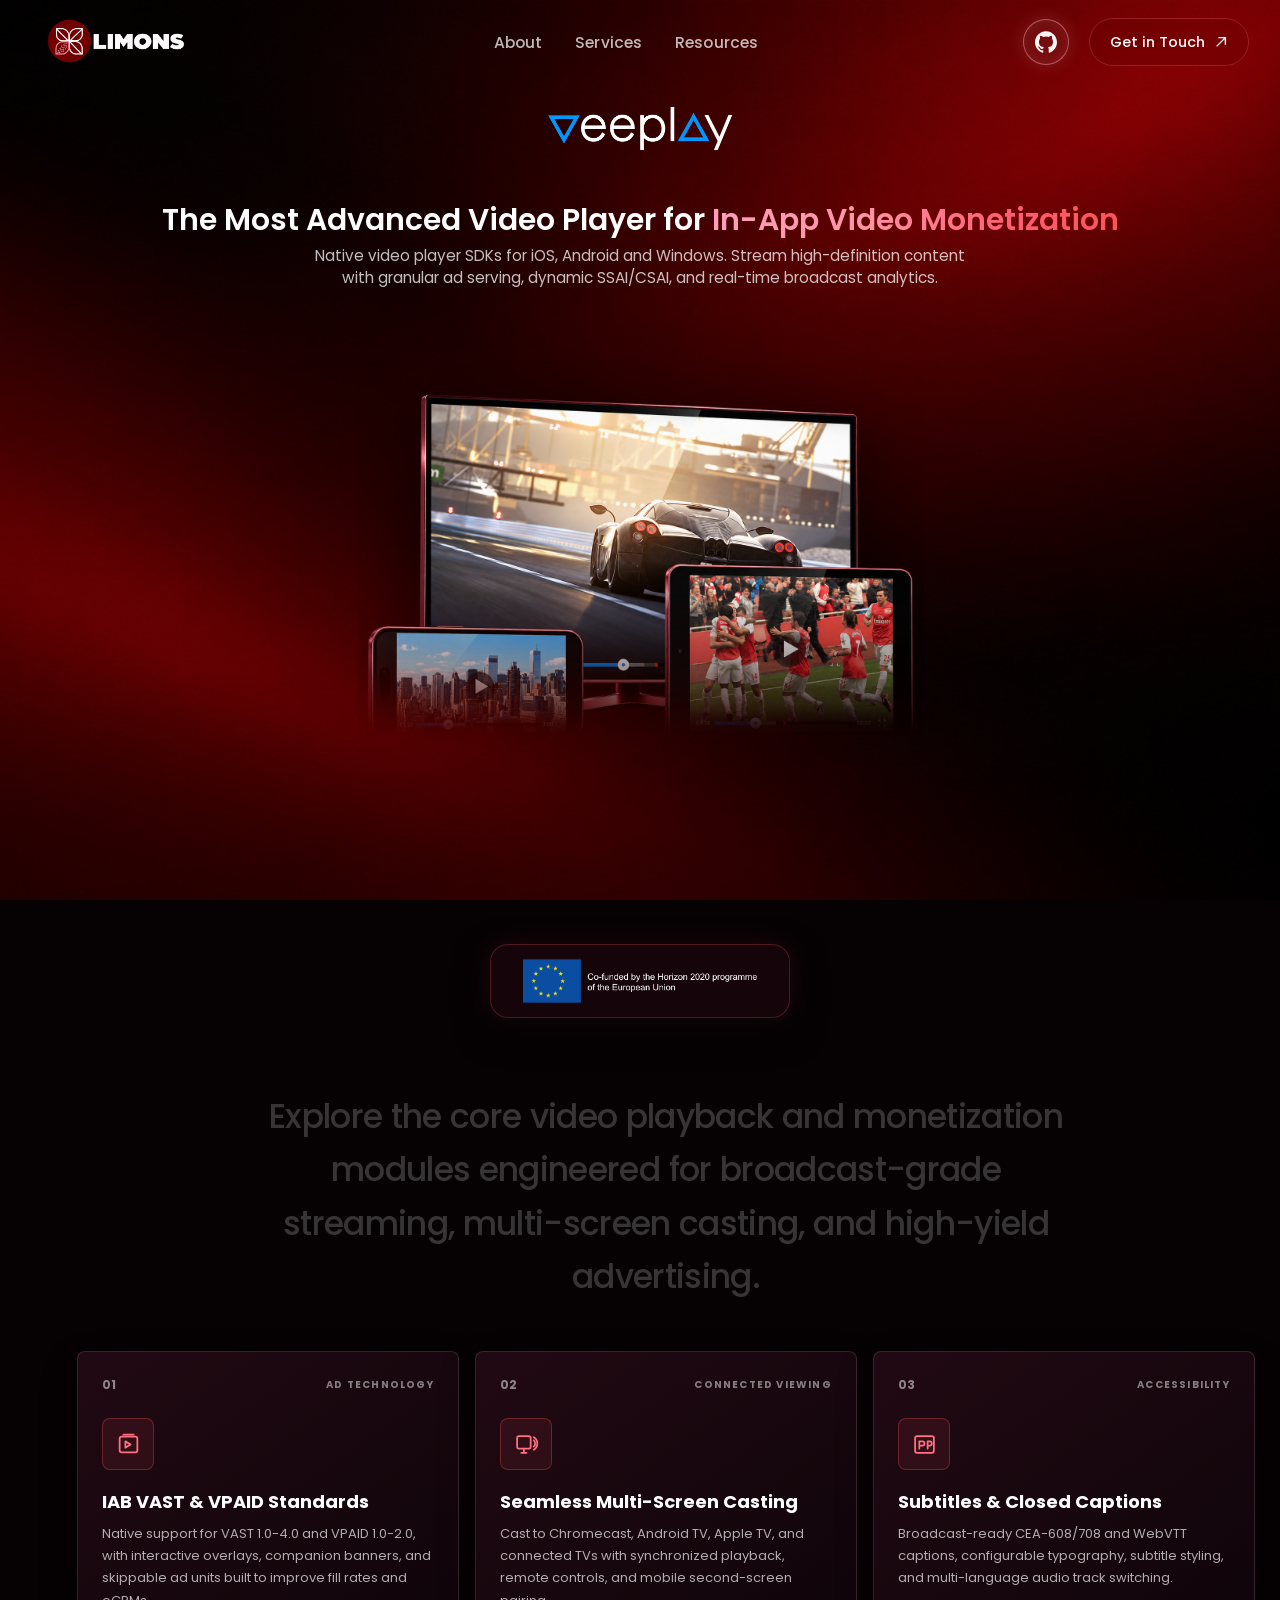
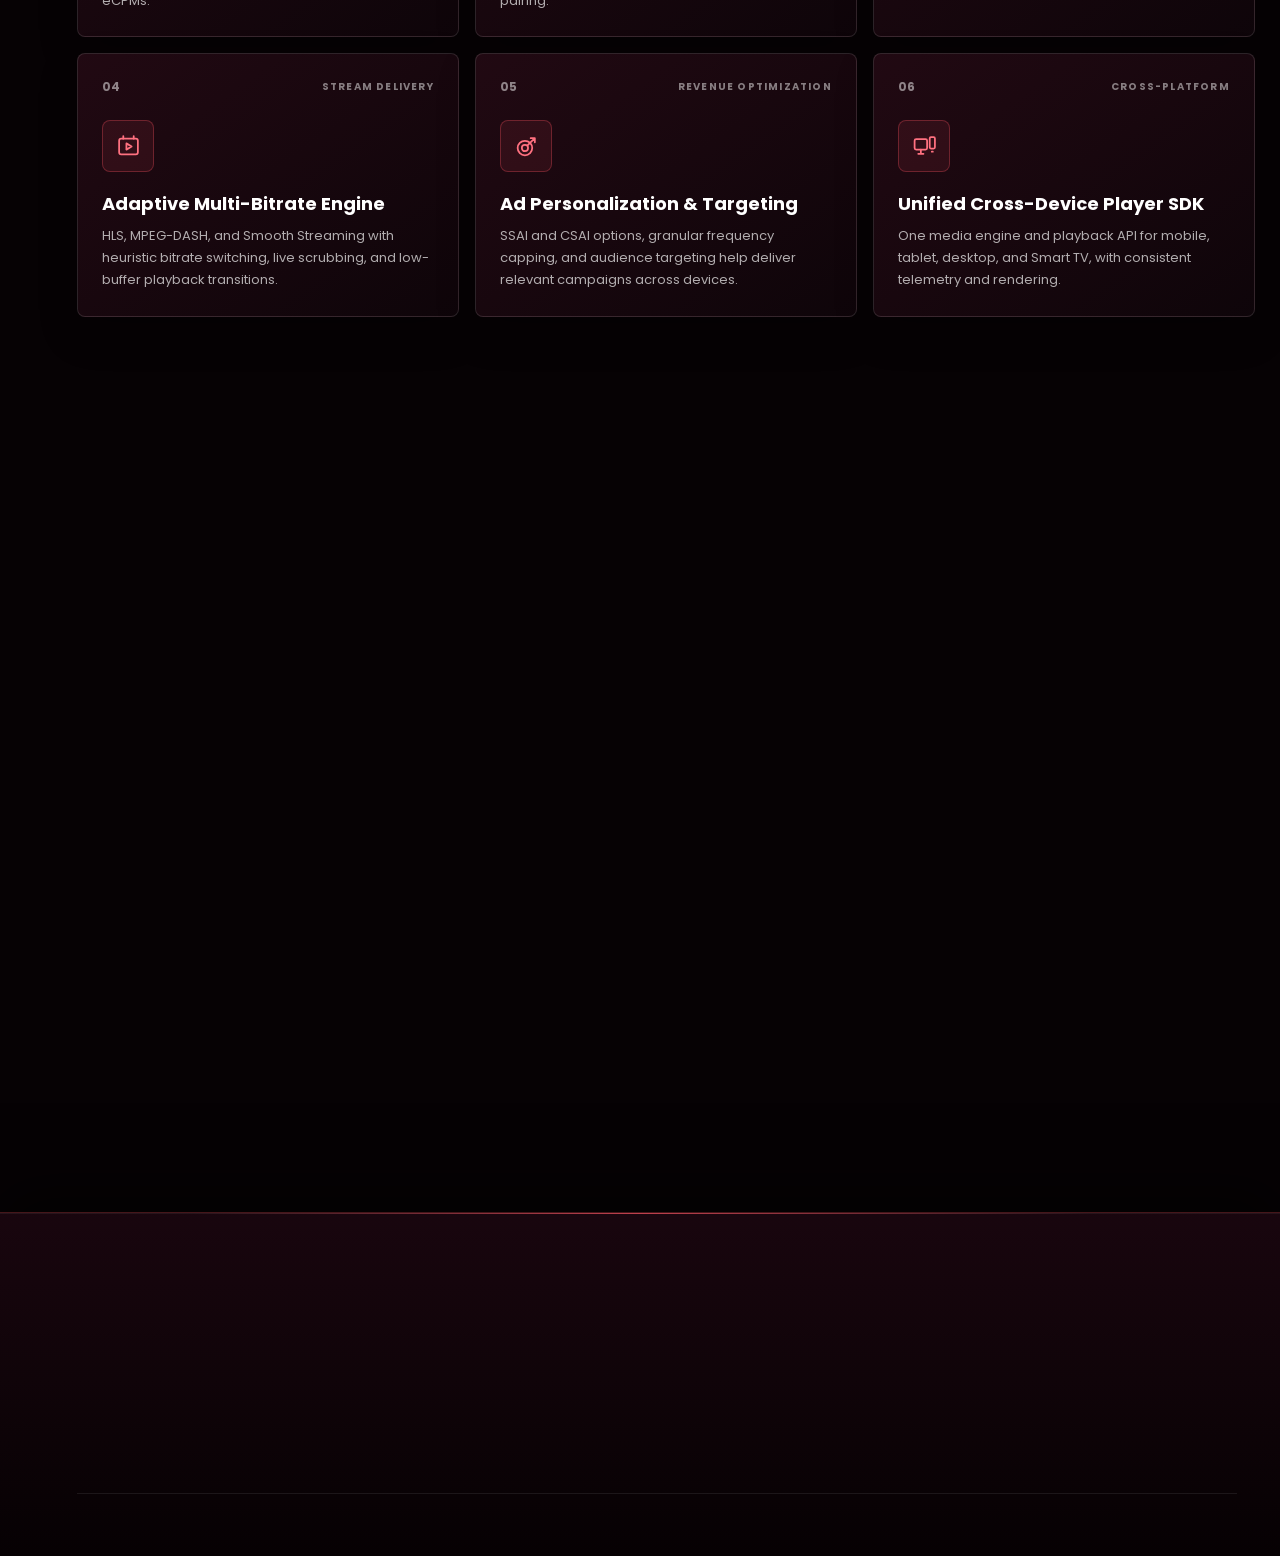
<file: product4.html>
<!DOCTYPE html>
<html lang="en">
<head>
  <meta charset="UTF-8">
  <meta name="viewport" content="width=device-width, initial-scale=1">
  <meta name="description" content="Veeplay Video Player | The most advanced video player SDK for in-app video monetization on iOS, Android and Windows.">
  <title>Video Player (Veeplay) | Limons</title>
  <link rel="icon" type="image/png" href="assets/images/brand/favicon.png">
  <link rel="shortcut icon" href="favicon.ico">
  <link rel="apple-touch-icon" href="assets/images/brand/favicon.png">
  <link rel="preconnect" href="https://fonts.googleapis.com">
  <link rel="preconnect" href="https://fonts.gstatic.com" crossorigin>
  <link href="https://fonts.googleapis.com/css2?family=Poppins:wght@400;500;600;700;800&display=swap" rel="stylesheet">
  <style>
    :root{
      --u:min(100vw / 1672, 100vh / 941);
      --ease:cubic-bezier(.16,1,.3,1);
      --accent:#ff5361;
      --accent-2:#ea2b64;
      --rose:#f6a2aa;
      --ink:#231a1d;
      --paper:#f8f7f6;
      --white:#fff;
      --plum:#28263b;
      --plum-2:#37222a;
      --black:#060203;
      --muted:#6e6668;
      --line:#ebe6e7;
    }
    *{margin:0;padding:0;box-sizing:border-box}
    html{scroll-behavior:smooth;scrollbar-width:thin;scrollbar-color:#9A1E23 #0a0304}
    body{
      font-family:'Poppins',system-ui,sans-serif;
      background-color:#060204;
      background-image:url("assets/images/shared/Product page bg.png");
      background-position:center top;
      background-size:cover;
      background-repeat:no-repeat;
      background-attachment:fixed;
      color:#fff;
      overflow-x:hidden;
      min-height:100vh;
    }
    img{max-width:100%;display:block}
    a{color:inherit;text-decoration:none}
    .abs{position:absolute}

    /* ---------- HERO (Seamless, no visible horizontal cutoff line) ---------- */
    .hero{
      position:relative;
      width:100vw;
      min-height:100vh;
      min-height:100dvh;
      overflow:hidden;
      display:flex;
      align-items:flex-start;
      justify-content:center;
      background:transparent;
      color:#fff;
      border:none!important;
    }
    /* Hero no longer owns a separate full-screen gradient.
       This prevents a visible boundary/partition line between hero and the next section. */
    .hero::before,
    .hero::after{
      display:none!important;
    }
    .stage{position:relative;flex:none;width:calc(var(--u)*1672);height:calc(var(--u)*940)}
    
    /* Mockup smoothly dissolves before the hero bottom boundary */
    .mock{position:absolute;left:calc(var(--u)*466);top:calc(var(--u)*472);width:calc(var(--u)*740);z-index:4;pointer-events:none}
    .mock img{
      width:100%;
      filter:drop-shadow(0 calc(var(--u)*30) calc(var(--u)*50) rgba(0,0,0,.6));
      mask-image:linear-gradient(to bottom, #000 0%, #000 52%, rgba(0,0,0,0.6) 72%, transparent 88%);
      -webkit-mask-image:linear-gradient(to bottom, #000 0%, #000 52%, rgba(0,0,0,0.6) 72%, transparent 88%);
    }

    /* ---------- EU HORIZON 2020 BADGE ---------- */
    .eu-horizon-strip{
      width:100%;
      display:flex;
      justify-content:center;
      align-items:center;
      padding:44px 20px 24px;
      position:relative;
      z-index:10;
    }
    .eu-horizon-inner{
      display:inline-flex;
      align-items:center;
      justify-content:center;
      padding:14px 32px;
      background:rgba(26,6,14,0.78);
      border:1px solid rgba(255,83,97,0.25);
      border-radius:18px;
      backdrop-filter:blur(16px);
      -webkit-backdrop-filter:blur(16px);
      box-shadow:0 12px 35px rgba(0,0,0,0.5),0 0 24px rgba(255,83,97,0.12);
      transition:transform .3s var(--ease),border-color .3s,box-shadow .3s;
    }
    .eu-horizon-inner:hover{
      transform:translateY(-2px);
      border-color:rgba(255,83,97,0.45);
      box-shadow:0 16px 40px rgba(0,0,0,0.6),0 0 30px rgba(255,83,97,0.22);
    }
    .eu-horizon-img{
      height:44px;
      width:auto;
      max-width:100%;
      display:block;
    }

    /* ---------- BRAND LOGO & SHARED NAVBAR ---------- */
    .logo{left:calc(var(--u)*64);top:calc(var(--u)*6);display:flex;align-items:center;z-index:100;text-decoration:none}
    .logo img{height:calc(var(--u)*104);width:calc(var(--u)*104);display:block;object-fit:cover;object-position:5% center;border-radius:50%;clip-path:circle(46% at 50% 50%)}
    .logo .fallback{display:none;font-size:calc(var(--u)*25);font-weight:800;letter-spacing:-.04em;color:#fff}
    .logo img.bad{display:none} .logo img.bad + .fallback{display:block}

    .nav{
      top:calc(var(--u)*36);
      left:calc(var(--u)*470);
      width:calc(var(--u)*740);
      display:flex;
      align-items:center;
      justify-content:center;
      gap:calc(var(--u)*36);
      z-index:90;
      pointer-events:auto;
    }
    .nav-link{
      font-size:calc(var(--u)*19.5);
      color:rgba(255,255,255,.72);
      text-decoration:none;
      transition:color .25s ease;
      white-space:nowrap;
      display:inline-flex;
      align-items:center;
      gap:calc(var(--u)*6);
      cursor:pointer;
    }
    .nav-link:hover, .nav-link.on{
      color:#fff;
    }
    .drop-arrow{
      width:calc(var(--u)*10);
      height:calc(var(--u)*6);
      transition:transform .25s var(--ease);
    }
    .nav-item-dropdown{
      position:relative;
      display:inline-flex;
      align-items:center;
      padding:calc(var(--u)*8) 0;
    }
    .nav-item-dropdown:hover .drop-arrow{
      transform:rotate(180deg);
    }
    .dropdown-menu{
      position:absolute;
      top:100%;
      left:50%;
      transform:translateX(-50%) translateY(12px);
      width:calc(var(--u)*360);
      min-width:290px;
      background:rgba(12,4,7,0.96);
      backdrop-filter:blur(24px);
      -webkit-backdrop-filter:blur(24px);
      border:1px solid rgba(255,83,97,0.35);
      border-radius:calc(var(--u)*18);
      padding:calc(var(--u)*10);
      box-shadow:0 calc(var(--u)*24) calc(var(--u)*60) rgba(0,0,0,0.8), 0 0 calc(var(--u)*30) rgba(255,83,97,0.18);
      opacity:0;
      visibility:hidden;
      pointer-events:none;
      transition:opacity .25s var(--ease), transform .25s var(--ease), visibility .25s;
      z-index:120;
    }
    .nav-item-dropdown:hover .dropdown-menu,
    .nav-item-dropdown:focus-within .dropdown-menu{
      opacity:1;
      visibility:visible;
      pointer-events:auto;
      transform:translateX(-50%) translateY(0);
    }
    .dropdown-item{
      display:flex;
      align-items:center;
      gap:calc(var(--u)*12);
      padding:calc(var(--u)*10) calc(var(--u)*14);
      border-radius:calc(var(--u)*12);
      color:rgba(255,255,255,0.82);
      text-decoration:none;
      transition:all .22s var(--ease);
    }
    .dropdown-item:hover{
      background:rgba(255,83,97,0.18);
      color:#fff;
      transform:translateX(calc(var(--u)*4));
    }
    .dropdown-item.active{
      background:linear-gradient(90deg, rgba(255,83,97,0.32), rgba(234,43,100,0.12));
      border-left:calc(var(--u)*3) solid var(--accent);
      color:#fff;
    }
    .drop-badge{
      width:calc(var(--u)*30);
      height:calc(var(--u)*30);
      border-radius:calc(var(--u)*8);
      background:rgba(255,255,255,0.08);
      border:1px solid rgba(255,255,255,0.15);
      display:grid;
      place-items:center;
      font-size:calc(var(--u)*12);
      font-weight:700;
      color:var(--rose);
      flex-shrink:0;
    }
    .drop-badge svg{
      width:calc(var(--u)*16);
      height:calc(var(--u)*16);
      stroke:currentColor;
      fill:none;
      stroke-width:1.8;
      stroke-linecap:round;
      stroke-linejoin:round;
      display:block;
    }
    .drop-badge svg.solid,
    .drop-badge path.solid{ fill:currentColor; stroke:none; }
    .dropdown-item:hover .drop-badge, .dropdown-item.active .drop-badge{
      background:linear-gradient(135deg, var(--accent), var(--accent-2));
      color:#fff;
      border-color:transparent;
      box-shadow:0 0 calc(var(--u)*12) rgba(255,83,97,0.4);
    }
    .drop-text{
      display:flex;
      flex-direction:column;
      text-align:left;
    }
    .drop-title{
      font-size:calc(var(--u)*14);
      font-weight:600;
      color:#fff;
      line-height:1.2;
    }
    .drop-desc{
      font-size:calc(var(--u)*11);
      color:rgba(255,255,255,0.52);
      margin-top:calc(var(--u)*2);
      line-height:1.2;
    }

    .header-right {
      position: absolute;
      left: calc(var(--u)*1286);
      top: calc(var(--u)*20);
      display: flex;
      align-items: center;
      gap: calc(var(--u)*12);
      z-index: 110;
    }
    .cta,
    .btn-contact {
      position: relative;
      width: calc(var(--u)*172);
      height: calc(var(--u)*57);
      border: calc(var(--u)*1.6) solid #c04057;
      border-radius: 999px;
      display: flex;
      align-items: center;
      justify-content: center;
      gap: calc(var(--u)*9);
      font-size: calc(var(--u)*18.5);
      font-weight: 500;
      color: #fff;
      text-decoration: none;
      background: rgba(80, 10, 20, 0.25);
      transition: background .35s, box-shadow .35s, transform .2s;
    }
    .cta:hover,
    .btn-contact:hover {
      background: rgba(192, 64, 87, 0.35);
      box-shadow: 0 0 calc(var(--u)*30) rgba(192,64,87,.45);
      transform: translateY(-1px);
    }
    .cta svg,
    .btn-contact svg,
    .arr {
      width: calc(var(--u)*15);
      height: calc(var(--u)*15);
    }
    .gh-hover {
      position: relative;
      display: flex;
      align-items: center;
      padding-bottom: calc(var(--u)*6);
    }
    .gh-trigger {
      width: calc(var(--u)*50);
      height: calc(var(--u)*50);
      display: grid;
      place-items: center;
      border-radius: 50%;
      transition: transform .25s var(--ease), filter .25s;
    }
    .gh-trigger img {
      width: 100%;
      height: 100%;
      display: block;
      filter: drop-shadow(0 0 calc(var(--u)*10) rgba(243,165,173,.5));
    }
    .gh-hover:hover .gh-trigger,
    .gh-hover:focus-within .gh-trigger {
      transform: scale(1.07);
      filter: drop-shadow(0 0 calc(var(--u)*16) rgba(243,165,173,.9));
    }
    .gh-modal {
      position: absolute;
      top: calc(100% + 2px);
      right: 0;
      width: calc(var(--u)*318);
      min-width: 280px;
      background: linear-gradient(165deg, rgba(82,16,34,.98), rgba(24,5,12,.98));
      border: 1px solid rgba(255,83,97,.42);
      border-radius: calc(var(--u)*18);
      padding: calc(var(--u)*18);
      box-shadow: 0 calc(var(--u)*22) calc(var(--u)*50) rgba(0,0,0,.75), 0 0 calc(var(--u)*28) rgba(255,83,97,.2);
      opacity: 0;
      visibility: hidden;
      pointer-events: none;
      transform: translateY(10px);
      transition: opacity .25s var(--ease), transform .25s var(--ease), visibility .25s;
      z-index: 200;
    }
    .gh-hover:hover .gh-modal,
    .gh-hover:focus-within .gh-modal {
      opacity: 1;
      visibility: visible;
      pointer-events: auto;
      transform: none;
    }
    .gh-modal-mark {
      width: calc(var(--u)*42);
      height: calc(var(--u)*42);
      margin-bottom: calc(var(--u)*12);
    }
    .gh-modal-mark img {
      width: 100%;
      height: 100%;
      display: block;
    }
    .gh-modal h4 {
      font-size: calc(var(--u)*20);
      font-weight: 700;
      color: #fff;
      margin: 0 0 calc(var(--u)*8);
      letter-spacing: -.02em;
    }
    .gh-modal p {
      font-size: calc(var(--u)*13.5);
      line-height: 1.45;
      color: rgba(255,255,255,.62);
      margin: 0 0 calc(var(--u)*14);
    }
    .gh-modal-btn {
      display: inline-flex;
      align-items: center;
      gap: calc(var(--u)*8);
      padding: calc(var(--u)*8) calc(var(--u)*14);
      border-radius: calc(var(--u)*10);
      background: rgba(255,255,255,.08);
      border: 1px solid rgba(255,255,255,.12);
      color: #fff;
      font-size: calc(var(--u)*13.5);
      font-weight: 600;
      text-decoration: none;
      transition: background .2s, border-color .2s;
    }
    .gh-modal-btn:hover {
      background: rgba(255,83,97,.22);
      border-color: rgba(255,83,97,.45);
    }
    .gh-modal-btn svg {
      width: calc(var(--u)*16);
      height: calc(var(--u)*16);
      fill: currentColor;
      stroke: none;
    }

    /* ---------- HERO CONTENT ---------- */
    .hero-logo{position:absolute;left:50%;transform:translateX(-50%);top:calc(var(--u)*140);width:calc(var(--u)*240);z-index:7;text-align:center}
    .hero-logo img{max-width:100%;height:auto;margin:0 auto}
    .hero-copy{position:absolute;left:0;top:calc(var(--u)*262);width:100%;text-align:center;z-index:7}
    .hero-copy h1{font-size:calc(var(--u)*39);font-weight:600;line-height:1.28;white-space:nowrap}
    .hero-copy h1 .grad{background:linear-gradient(90deg,#fe9ebb 0%,#fe93a6 38%,#fe5f74 72%,#fb5357 100%);-webkit-background-clip:text;background-clip:text;color:transparent}
    .hero-copy p{margin-top:calc(var(--u)*8);font-size:calc(var(--u)*20);font-weight:400;line-height:1.45;color:rgba(255,255,255,.75);max-width:calc(var(--u)*860);margin-left:auto;margin-right:auto}

    /* ---------- SHARED SECTIONS ---------- */
    .section{position:relative;padding:84px 6vw 96px;background:transparent;color:#fff}
    .section.alt{background:transparent;color:#fff}
    .container{width:min(1180px,92vw);margin:0 auto}
    .eyebrow{display:inline-flex;align-items:center;gap:10px;font-size:12px;font-weight:700;letter-spacing:.16em;text-transform:uppercase;color:var(--accent)}
    .section-head{text-align:center;max-width:840px;margin:0 auto 48px}
    .section-head h2{font-size:42px;line-height:1.15;letter-spacing:-.035em;margin-top:13px;color:#fff}
    .section-head p{font-size:15px;line-height:1.8;color:rgba(255,255,255,0.76);margin-top:14px}

    /* ---------- APP FEATURES: INTERACTIVE 40/60 EXPERIENCE & IMMERSIVE MODAL ---------- */
    .app-features-section{
      padding:48px 6vw 96px;
      position:relative;
      background:transparent;
      width:100%;
      box-sizing:border-box;
    }
    .app-features-header{
      text-align:center;
      max-width:820px;
      margin:0 auto 48px;
    }
    .feat-tag-eyebrow{
      display:inline-block;
      font-size:11.5px;
      font-weight:700;
      text-transform:uppercase;
      letter-spacing:.15em;
      color:var(--pink);
      margin-bottom:12px;
    }
    .app-features-title{
      font-size:clamp(36px, 4.2vw, 54px);
      font-weight:800;
      letter-spacing:-.03em;
      line-height:1.1;
      color:#ffffff;
      margin:0 0 14px;
      text-transform:uppercase;
    }
    .app-features-subtitle{
      font-size:clamp(14px, 1.2vw, 16.5px);
      line-height:1.7;
      color:rgba(255,255,255,0.72);
      margin:0 auto;
      max-width:680px;
    }

    .feature-grid{
      display:grid;
      grid-template-columns:repeat(3,minmax(0,1fr));
      gap:16px;
    }
    #featuresPanel{display:none!important}
    .feature-card{
      min-width:0;
      min-height:260px;
      padding:24px;
      border:1px solid rgba(255,255,255,.12);
      border-radius:8px;
      background:linear-gradient(145deg,rgba(36,10,20,.92),rgba(15,5,10,.94));
      box-shadow:0 16px 38px rgba(0,0,0,.24);
      transition:transform .25s var(--ease),border-color .25s ease,background .25s ease;
    }
    .feature-card:hover{
      transform:translateY(-4px);
      border-color:rgba(255,83,97,.48);
      background:linear-gradient(145deg,rgba(48,12,24,.96),rgba(20,6,12,.96));
    }
    .feature-card-top{
      display:flex;
      align-items:center;
      justify-content:space-between;
      gap:12px;
      margin-bottom:24px;
    }
    .feature-card-number{
      color:rgba(255,255,255,.5);
      font-size:12px;
      font-weight:700;
      font-variant-numeric:tabular-nums;
    }
    .feature-card-category{
      color:rgba(255,255,255,.48);
      font-size:10px;
      font-weight:700;
      letter-spacing:.12em;
      text-align:right;
      text-transform:uppercase;
    }
    .feature-card-icon{
      display:grid;
      width:52px;
      height:52px;
      margin-bottom:20px;
      place-items:center;
      border:1px solid rgba(255,83,97,.3);
      border-radius:8px;
      background:rgba(255,83,97,.09);
      color:#ff7180;
    }
    .feature-card-icon svg{
      width:25px;
      height:25px;
      fill:none;
      stroke:currentColor;
      stroke-linecap:round;
      stroke-linejoin:round;
      stroke-width:1.7;
    }
    .feature-card h3{
      margin:0 0 9px;
      color:#fff;
      font-size:18px;
      font-weight:700;
      line-height:1.35;
    }
    .feature-card p{
      margin:0;
      color:rgba(255,255,255,.67);
      font-size:13px;
      line-height:1.7;
    }
    @media(max-width:960px){
      .feature-grid{grid-template-columns:repeat(2,minmax(0,1fr))}
    }
    @media(max-width:600px){
      .feature-grid{grid-template-columns:1fr;gap:12px}
      .feature-card{min-height:0;padding:22px}
      .feature-card-top{margin-bottom:18px}
      .feature-card-icon{margin-bottom:16px}
    }

    /* MAIN FEATURE PANEL (40% / 60% Layout) */
    .app-features-panel{
      display:grid;
      grid-template-columns:minmax(0,.28fr) minmax(0,.72fr);
      gap:clamp(24px, 3vw, 40px);
      align-items:center;
      background:rgba(18, 5, 10, 0.82);
      border:1px solid rgba(255, 83, 97, 0.22);
      border-radius:28px;
      padding:clamp(28px, 4vw, 52px);
      backdrop-filter:blur(20px);
      -webkit-backdrop-filter:blur(20px);
      box-shadow:0 28px 70px rgba(0, 0, 0, 0.75), 0 0 45px rgba(104, 2, 2, 0.28);
      position:relative;
      overflow:hidden;
      box-sizing:border-box;
    }
    .app-features-panel::before{
      content:"";
      position:absolute;
      top:-120px;
      right:-120px;
      width:380px;
      height:380px;
      background:radial-gradient(circle, rgba(255, 83, 97, 0.16), transparent 70%);
      pointer-events:none;
    }
    .feat-large-img{
      max-width:100%;
      max-height:560px;
      width:auto;
      height:auto;
      object-fit:contain;
      filter:drop-shadow(0 20px 45px rgba(0, 0, 0, 0.8));
      transition:opacity 0.28s cubic-bezier(.16, 1, .3, 1), transform 0.32s cubic-bezier(.16, 1, .3, 1);
      will-change:opacity, transform;
    }
    .feat-large-img.fade-out{
      opacity:0;
      transform:scale(0.97) translateY(8px);
    }
    .feat-stage-overlay-hint{
      position:absolute;
      top:14px;
      right:14px;
      display:flex;
      align-items:center;
      gap:7px;
      padding:6px 13px;
      background:rgba(14, 4, 8, 0.78);
      border:1px solid rgba(255, 83, 97, 0.3);
      border-radius:99px;
      font-size:11.5px;
      font-weight:500;
      color:rgba(255, 255, 255, 0.75);
      backdrop-filter:blur(10px);
      opacity:0.75;
      transition:all 0.25s ease;
      pointer-events:none;
    }
    .feat-display-stage:hover .feat-stage-overlay-hint{
      opacity:1;
      color:#fff;
      border-color:var(--accent);
      box-shadow:0 0 14px rgba(255, 83, 97, 0.35);
    }

    /* Feature Text: NATURALLY UNDERNEATH - NO CARD / NO RECTANGULAR BOX */
    .feat-content-area{
      margin-top:22px;
      padding:0 4px;
      transition:opacity 0.26s ease, transform 0.26s ease;
    }
    .feat-content-area.fade-out{
      opacity:0;
      transform:translateY(6px);
    }
    .feat-active-eyebrow{
      display:inline-block;
      font-size:11.5px;
      font-weight:700;
      letter-spacing:0.12em;
      text-transform:uppercase;
      color:var(--pink);
      margin-bottom:6px;
    }
    .feat-active-title{
      font-size:clamp(22px, 2.2vw, 30px);
      font-weight:700;
      letter-spacing:-0.025em;
      line-height:1.25;
      color:#ffffff;
      margin:0 0 8px;
    }
    .feat-active-desc{
      font-size:clamp(13.5px, 1.1vw, 15px);
      line-height:1.65;
      color:rgba(255, 255, 255, 0.74);
      margin:0;
      max-width:680px;
    }

    /* ==========================================================
       IMMERSIVE FEATURE VIEWER MODAL
    ========================================================== */
    .app-feat-modal-overlay{
      position:fixed;
      inset:0;
      z-index:10000;
      display:flex;
      align-items:center;
      justify-content:center;
      padding:24px;
      opacity:0;
      visibility:hidden;
      transition:opacity 0.32s var(--ease), visibility 0.32s;
      box-sizing:border-box;
    }
    .app-feat-modal-overlay.active{
      opacity:1;
      visibility:visible;
    }
    .app-feat-modal-backdrop{
      position:absolute;
      inset:0;
      background:rgba(5, 1, 3, 0.88);
      backdrop-filter:blur(24px);
      -webkit-backdrop-filter:blur(24px);
    }
    .app-feat-modal-dialog{
      position:relative;
      width:min(1360px, 94vw);
      max-height:92vh;
      display:flex;
      flex-direction:column;
      background:#0d0307;
      border:1px solid rgba(255, 83, 97, 0.35);
      border-radius:28px;
      box-shadow:0 32px 80px rgba(0, 0, 0, 0.88), 0 0 60px rgba(104, 2, 2, 0.4);
      overflow:hidden;
      transform:scale(0.96) translateY(12px);
      transition:transform 0.32s var(--ease);
      z-index:1;
      box-sizing:border-box;
    }
    .app-feat-modal-overlay.active .app-feat-modal-dialog{
      transform:scale(1) translateY(0);
    }
    .app-feat-modal-header{
      display:flex;
      align-items:center;
      justify-content:space-between;
      padding:18px 30px 16px;
      border-bottom:1px solid rgba(255, 255, 255, 0.08);
      background:rgba(22, 6, 12, 0.6);
      flex-shrink:0;
    }
    .app-feat-modal-title-wrap{
      display:flex;
      flex-direction:column;
      gap:2px;
    }
    .app-feat-modal-title-wrap h3{
      font-size:19px;
      font-weight:800;
      letter-spacing:-0.02em;
      color:#fff;
      margin:0;
      text-transform:uppercase;
    }
    .app-feat-modal-close{
      width:40px;
      height:40px;
      border-radius:50%;
      background:rgba(255, 255, 255, 0.06);
      border:1px solid rgba(255, 255, 255, 0.15);
      color:#ffffff;
      display:grid;
      place-items:center;
      cursor:pointer;
      transition:all 0.22s ease;
    }
    .app-feat-modal-close:hover{
      background:rgba(255, 83, 97, 0.25);
      border-color:rgba(255, 83, 97, 0.6);
      transform:rotate(90deg);
    }
    .app-feat-modal-body{
      display:grid;
      grid-template-columns:0.38fr 0.62fr;
      gap:clamp(24px, 3.5vw, 44px);
      padding:clamp(20px, 3vw, 36px);
      overflow-y:auto;
      align-items:center;
      box-sizing:border-box;
    }
    .modal-stage{
      min-height:300px;
      max-height:380px;
      background:radial-gradient(ellipse at center, rgba(120, 16, 30, 0.35) 0%, rgba(12, 3, 7, 0.7) 75%);
    }
    .modal-stage .feat-large-img{
      max-height:340px;
    }

    /* ---------- BRAND STRIP ---------- */
    .brand-strip{
      width:80%;
      max-width:1160px;
      margin:32px auto 64px;
      padding:36px 4vw;
      background:rgba(26,6,14,0.72);
      border:1px solid rgba(255,83,97,0.2);
      border-radius:24px;
      backdrop-filter:blur(14px);
      -webkit-backdrop-filter:blur(14px);
      box-shadow:0 16px 40px rgba(0,0,0,0.5);
      color:#fff;
      text-align:center;
    }
    .brand-strip .inner{display:flex;justify-content:center;align-items:center;gap:36px;flex-wrap:wrap}
    .brand-strip p{font-size:11px;letter-spacing:.08em;text-transform:uppercase;color:rgba(255,255,255,.72);width:100%;margin-bottom:8px}
    .brand-strip img{height:38px;width:auto;opacity:1;filter:none;mix-blend-mode:normal;transition:none}
    .brand-strip img:hover{opacity:1;filter:none;transform:none}

    /* ---------- UNIFIED CTA BAND (Task 1: Pixel-Perfect Responsiveness) ---------- */
    .cta-band{
      width:min(1160px, 92vw);
      margin:64px auto;
      padding:clamp(36px, 5vw, 64px) clamp(20px, 4vw, 48px);
      background:#1a050e; /* solid burgundy */
      border:1px solid rgba(255,83,97,0.28);
      border-radius:28px;
      color:#fff;
      text-align:center;
      position:relative;
      overflow:hidden;
      box-shadow:0 24px 70px rgba(0,0,0,0.7),0 0 50px rgba(104,2,2,0.25);
      box-sizing:border-box;
    }
    .cta-band::before{content:"";position:absolute;width:480px;height:480px;right:-180px;top:-250px;background:radial-gradient(circle,rgba(255,83,97,.22),transparent 68%);pointer-events:none}
    
    /* Ensure .container inside .cta-band never breaks out of the card */
    .cta-band .container{
      width:100%;
      max-width:880px;
      margin:0 auto;
      padding:0;
      box-sizing:border-box;
    }

    .cta-band .band-icon{
      width:52px;
      height:52px;
      border:1px solid rgba(255,255,255,.18);
      border-radius:16px;
      display:grid;
      place-items:center;
      margin:0 auto 16px;
      background:rgba(255,255,255,.05);
      box-shadow:0 4px 16px rgba(0,0,0,0.3);
    }
    .cta-band h3{font-size:clamp(22px, 2.4vw, 28px);letter-spacing:.015em;font-weight:700;color:#fff;margin-bottom:8px}
    .cta-band p{font-size:clamp(13px, 1.2vw, 15px);color:rgba(255,255,255,.68);margin:0 auto 28px;max-width:580px;line-height:1.5}
    
    .unified-cta-form{
      width:100%;
      max-width:100%;
      margin:0 auto;
      display:flex;
      flex-direction:column;
      gap:18px;
      align-items:center;
      box-sizing:border-box;
    }
    .form-row-inputs{
      display:grid;
      grid-template-columns:repeat(3, minmax(0, 1fr));
      gap:14px;
      width:100%;
      box-sizing:border-box;
    }
    .form-row-inputs input{
      width:100%;
      min-width:0;
      height:48px;
      border:1px solid rgba(255,255,255,0.22);
      border-radius:10px;
      background:rgba(255,255,255,0.06);
      padding:0 18px;
      color:#fff;
      outline:none;
      font:inherit;
      font-size:13.5px;
      box-sizing:border-box;
      transition:border-color .2s, background .2s, box-shadow .2s;
    }
    .form-row-inputs input:focus{
      border-color:var(--accent);
      background:rgba(255,255,255,0.09);
      box-shadow:0 0 16px rgba(255,83,97,0.3);
    }
    .form-row-inputs input::placeholder{
      color:rgba(255,255,255,0.45);
    }
    .form-row-buttons{
      display:flex;
      gap:16px;
      justify-content:center;
      align-items:center;
      flex-wrap:wrap;
      width:100%;
      box-sizing:border-box;
    }
    .form-row-buttons .btn-demo{
      height:48px;
      border:0;
      border-radius:10px;
      background:linear-gradient(90deg, #ff5361, #ea2b64);
      padding:0 34px;
      color:#fff;
      font:700 12.5px 'Poppins', sans-serif;
      letter-spacing:.06em;
      text-transform:uppercase;
      cursor:pointer;
      box-shadow:0 8px 24px rgba(255,70,90,0.35);
      transition:transform .2s, box-shadow .2s;
      box-sizing:border-box;
      display:inline-flex;
      align-items:center;
      justify-content:center;
      white-space:nowrap;
    }
    .form-row-buttons .btn-demo:hover{
      transform:translateY(-2px);
      box-shadow:0 12px 32px rgba(255,70,90,0.5);
    }
    .form-row-buttons .btn-start{
      height:48px;
      border:1.5px solid rgba(255,83,97,0.65);
      border-radius:10px;
      background:rgba(255,83,97,0.12);
      padding:0 34px;
      color:#fff;
      font:700 12.5px 'Poppins', sans-serif;
      letter-spacing:.06em;
      text-transform:uppercase;
      cursor:pointer;
      backdrop-filter:blur(8px);
      -webkit-backdrop-filter:blur(8px);
      transition:transform .2s, background .2s, border-color .2s, box-shadow .2s;
      box-sizing:border-box;
      display:inline-flex;
      align-items:center;
      justify-content:center;
      white-space:nowrap;
    }
    .form-row-buttons .btn-start:hover{
      transform:translateY(-2px);
      background:rgba(255,83,97,0.25);
      border-color:#ff5361;
      box-shadow:0 8px 24px rgba(255,83,97,0.35);
    }

    /* ---------- FOOTER ---------- */
    footer{
      background:linear-gradient(180deg, rgba(26,6,15,0.95) 0%, rgba(16,4,9,0.98) 50%, #060103 100%);
      border-top:1px solid rgba(255,83,97,0.25);
      box-shadow:0 -20px 60px rgba(0,0,0,0.6), inset 0 1px 0 rgba(255,255,255,0.06);
      color:#fff;
      padding:68px 6vw 28px;
      position:relative;
    }
    footer::before{
      content:"";
      position:absolute;
      top:0;
      left:50%;
      transform:translateX(-50%);
      width:70%;
      height:1px;
      background:linear-gradient(90deg, transparent, rgba(255,83,97,0.7), transparent);
      pointer-events:none;
    }
    .footer-grid{width:min(1160px,92vw);margin:0 auto;display:grid;grid-template-columns:1.3fr repeat(4,1fr);gap:40px}
    .footer-brand h4{font-size:18px;letter-spacing:-.02em;margin-bottom:11px}
    .footer-brand p{font-size:11px;line-height:1.8;color:rgba(255,255,255,.42);max-width:240px}
    footer h5{font-size:11px;text-transform:uppercase;letter-spacing:.1em;margin-bottom:15px;color:rgba(255,255,255,.75)}
    footer a{display:block;text-decoration:none;font-size:11px;color:rgba(255,255,255,.42);line-height:2.05;transition:color .25s}
    footer a:hover{color:#fff}
    .footer-bottom{width:min(1160px,92vw);margin:44px auto 0;padding-top:18px;border-top:1px solid rgba(255,255,255,.08);display:flex;justify-content:space-between;gap:20px;flex-wrap:wrap;color:rgba(255,255,255,.3);font-size:10px}

    /* ---------- REVEAL ANIMATION ---------- */
    .reveal{opacity:0;transform:translateY(28px);transition:opacity .9s var(--ease),transform .9s var(--ease)}
    .reveal.in{opacity:1;transform:none}
    .reveal.delay-1{transition-delay:.09s} .reveal.delay-2{transition-delay:.18s} .reveal.delay-3{transition-delay:.27s}

    /* ---------- RESPONSIVE ---------- */
    .mobile-toggle{
      display:none;
      position:fixed;
      top:20px;
      right:20px;
      width:44px;
      height:44px;
      border-radius:10px;
      background:rgba(25,7,12,0.88);
      border:1px solid rgba(255,83,97,0.35);
      flex-direction:column;
      justify-content:center;
      align-items:center;
      gap:5px;
      cursor:pointer;
      z-index:200;
    }
    .mobile-toggle span{
      width:20px;
      height:2px;
      background:#fff;
      transition:all .3s ease;
    }

    @media (max-width:1024px){
      .app-features-panel{grid-template-columns:1fr;gap:36px;padding:32px 24px}
      .app-feat-modal-body{grid-template-columns:1fr;gap:32px;padding:24px}
      .feat-display-stage{min-height:320px;max-height:400px}
    }

    @media (max-width:820px){
      :root{--u:calc(100vw/600)}
      .mobile-toggle{display:flex}
      .nav{
        position:fixed;
        top:0;
        left:0;
        width:100vw;
        height:100vh;
        background:rgba(8,2,4,0.97);
        backdrop-filter:blur(20px);
        -webkit-backdrop-filter:blur(20px);
        flex-direction:column;
        justify-content:center;
        gap:20px;
        padding:40px 24px;
        z-index:180;
        opacity:0;
        pointer-events:none;
        transition:opacity .3s ease;
      }
      .nav.open{
        opacity:1;
        pointer-events:auto;
      }
      .nav-link{font-size:20px}
      .dropdown-menu{
        position:static;
        transform:none!important;
        opacity:1;
        visibility:visible;
        pointer-events:auto;
        width:100%;
        margin-top:10px;
        background:rgba(255,255,255,0.04);
      }
      .hero{min-height:720px}
      .stage{width:calc(var(--u)*600);height:calc(var(--u)*760)}
      .logo{left:calc(var(--u)*20);top:calc(var(--u)*10)} .logo img{height:calc(var(--u)*80);width:calc(var(--u)*80)}
      .logo .fallback{display:block;font-size:23px}
      .cta{display:none}
      .hero-logo{top:calc(var(--u)*120);width:calc(var(--u)*220)}
      .hero-copy{top:calc(var(--u)*240);padding:0 20px}
      .hero-copy h1{font-size:calc(var(--u)*28);line-height:1.35;white-space:normal}
      .hero-copy p{font-size:calc(var(--u)*16);width:100%;margin-top:calc(var(--u)*10)}
      .mock{left:50%;transform:translateX(-50%);top:calc(var(--u)*420);width:calc(var(--u)*540)}
      .section{padding:68px 5vw}
      .section-head h2{font-size:32px}
      .cta-band{width:92%;margin:40px auto;padding:44px 20px;border-radius:20px}
      .form-row-inputs{grid-template-columns:1fr;gap:12px;width:100%}
      .form-row-buttons{flex-direction:column;width:100%;gap:12px}
      .form-row-buttons button,
      .form-row-buttons .btn-demo,
      .form-row-buttons .btn-start{width:100%}
      .footer-grid{grid-template-columns:1fr 1fr;gap:30px}
      .footer-brand{grid-column:1/-1}
      .footer-bottom{margin-top:30px}
      .app-features-section{padding:36px 4vw 72px}
      .app-features-title{font-size:32px}
      .feat-nav-btn{padding:13px 15px;gap:14px}
      .feat-nav-name{font-size:15.5px}
      .feat-nav-btn.active .feat-nav-name{font-size:16.5px}
      .feat-display-stage{min-height:250px;max-height:340px;padding:14px}
      .modal-stage .feat-large-img{max-height:300px}
      .app-feat-modal-overlay{padding:12px}
      .app-feat-modal-dialog{width:100%;max-height:94vh;border-radius:20px}
      .app-feat-modal-header{padding:16px 20px}
      .app-feat-modal-body{padding:20px 16px;gap:24px}
    }
    @media (max-width:480px){
      .cta-band{width:94%;padding:36px 16px;border-radius:18px}
      .cta-band h3{font-size:22px}
      .footer-grid{grid-template-columns:1fr;gap:24px}
    }
    @media (prefers-reduced-motion:reduce){*{animation:none!important;transition:none!important}.reveal{opacity:1;transform:none}}
    .hero-logo{translate:-50% 0}
    .feat-callouts.simple{align-self:center;color:rgba(255,255,255,.72);font-size:15px;line-height:1.7}
    @media(max-width:1024px) and (min-width:768px){.app-features-panel{grid-template-columns:minmax(0,.34fr) minmax(0,.66fr)}.feat-display-col{grid-template-columns:minmax(0,1.3fr) minmax(0,.7fr);gap:16px}}
    @media(max-width:767px){.feat-display-col{grid-template-columns:minmax(0,1fr);gap:12px}.feat-display-stage{grid-column:1;grid-row:1}.feat-callouts{grid-column:1;grid-row:2;display:grid;grid-template-columns:1fr;gap:12px}.feat-content-area{grid-column:1;grid-row:3}}
    .feat-panel-actions,.feat-stage-overlay-hint,.app-feat-modal-overlay{display:none!important}
    .feat-display-col{display:grid;grid-template-columns:minmax(0,1.8fr) minmax(0,.55fr);align-items:center;gap:24px}
    .feat-display-stage{grid-column:1;grid-row:1;min-height:500px;max-height:580px;border:0;border-radius:0;background:transparent;padding:12px;cursor:default}
    .feat-large-img{max-height:560px}
    .feat-callouts{grid-column:2;grid-row:1;display:flex;flex-direction:column;gap:18px;margin:0;padding:0;list-style:none}
    .feat-callout{display:grid;grid-template-columns:34px minmax(0,1fr);align-items:start;gap:12px;color:rgba(255,255,255,.8);font-size:13px;line-height:1.55}
    .feat-callout-num{width:30px;aspect-ratio:1;display:grid;place-items:center;border:1px solid rgba(255,83,97,.58);border-radius:50%;color:#ff6575;font-size:13px;font-weight:700;background:rgba(104,2,2,.36)}
    .feat-content-area{grid-column:1/-1}
    .feat-display-stage:hover{border-color:transparent;box-shadow:none}
    .brand-strip{width:min(1160px,92vw);margin:32px auto 64px;padding:36px 0;background:transparent;border:0;border-radius:0;backdrop-filter:none;box-shadow:none}
    .brand-strip .inner{gap:48px}
    .brand-strip p{font-size:14px;color:rgba(255,255,255,.8);margin-bottom:12px}
    .brand-strip img{height:52px;mix-blend-mode:normal;filter:none;opacity:1;transition:none}
    .brand-strip img:hover{opacity:1;filter:none;transform:none}
    button:not(.mobile-toggle),
    a[class*="btn"],
    .pill {
      background-repeat: no-repeat !important;
      background-position: bottom !important;
      background-size: 100% 0% !important;
      transition: background-size .45s cubic-bezier(.16, 1, .3, 1), color .25s ease, transform .25s ease
    }

    button:not(.mobile-toggle):hover,
    button:not(.mobile-toggle):focus-visible,
    a[class*="btn"]:hover,
    a[class*="btn"]:focus-visible,
    .pill:hover {
      background-image: linear-gradient(#c51e46, #c51e46) !important;
      background-size: 100% 100% !important
    }
    @media(max-width:1024px) and (min-width:768px){.app-features-panel{grid-template-columns:minmax(0,.34fr) minmax(0,.66fr)}.feat-display-col{grid-template-columns:minmax(0,1.6fr) minmax(0,.65fr);gap:16px}}
    @media(max-width:767px){.feat-display-col{grid-template-columns:minmax(0,1fr);gap:12px}.feat-display-stage{grid-column:1;grid-row:1;min-height:250px;max-height:340px}.feat-callouts{grid-column:1;grid-row:2;display:grid;grid-template-columns:1fr;gap:12px}.feat-content-area{grid-column:1;grid-row:3}.brand-strip .inner{gap:24px}.brand-strip img{height:42px}}
  </style>
  <link rel="stylesheet" href="assets/css/site-header.css">
  <link rel="stylesheet" href="assets/css/motion.css">
  <link rel="stylesheet" href="assets/css/brand-ui.css">
</head>
<body data-mo-entrance="all">

  <section class="hero" id="top">
    <div class="stage">
      
      <a class="abs logo" href="index.html" aria-label="Limons Home">
        <img src="assets/images/brand/Horizontal Logo.png" alt="Limons" onerror="this.classList.add('bad')">
        <span class="fallback">Limons</span>
      </a>

      <!-- UNIFIED NAVBAR WITH PRODUCTS & SERVICES DROPDOWN -->
      <nav class="abs nav" id="mainNav" aria-label="Primary navigation">
        <a class="nav-link" href="about.html">About</a>
        
        <!-- SERVICES LINK -->
        <a class="nav-link" href="services.html">Services</a>

        <!-- PRODUCTS DROPDOWN -->
        <div class="nav-item-dropdown" id="productsDropdown">
          <a class="nav-link on nav-drop-trigger" href="javascript:void(0)" aria-haspopup="true" aria-expanded="false">
            Products
            <svg class="drop-arrow" viewBox="0 0 10 6" fill="none" stroke="currentColor" stroke-width="1.8" stroke-linecap="round"><path d="M1 1l4 4 4-4"/></svg>
          </a>
          <div class="dropdown-menu" role="menu">
            <a class="dropdown-item" href="product1.html">
              <span class="drop-badge"><svg viewBox="0 0 24 24"><rect x="2" y="5" width="20" height="13" rx="2"></rect><path d="M8 21h8M12 18v3"></path></svg></span>
              <div class="drop-text">
                <span class="drop-title">Social TV (Telly)</span>
                <span class="drop-desc">Live interaction, quiz &amp; second screen</span>
              </div>
            </a>
            <a class="dropdown-item" href="product2.html">
              <span class="drop-badge"><svg viewBox="0 0 24 24"><path d="M4 12a8 8 0 0 1 14-5.3L20 8"></path><path d="M20 4v4h-4"></path><path d="M20 12a8 8 0 0 1-14 5.3L4 16"></path><path d="M4 20v-4h4"></path></svg></span>
              <div class="drop-text">
                <span class="drop-title">File Sync</span>
                <span class="drop-desc">Real-time enterprise file synchronization</span>
              </div>
            </a>
            <a class="dropdown-item" href="product3.html">
              <span class="drop-badge"><svg viewBox="0 0 24 24"><path d="M13 2L4 14h7l-1 8 9-12h-7l1-8z"></path></svg></span>
              <div class="drop-text">
                <span class="drop-title">On-Demand</span>
                <span class="drop-desc">Real-time dispatch, booking &amp; tracking</span>
              </div>
            </a>
            <a class="dropdown-item active" href="product4.html">
              <span class="drop-badge"><svg viewBox="0 0 24 24"><rect x="3" y="5" width="18" height="14" rx="2.5"></rect><path class="solid" d="M10 9.2v5.6l5-2.8-5-2.8z"></path></svg></span>
              <div class="drop-text">
                <span class="drop-title">Video Player (Veeplay)</span>
                <span class="drop-desc">Native mobile video player &amp; ad SDK</span>
              </div>
            </a>
          </div>
        </div>
        <a class="nav-link" href="resources.html">Resources</a>
        <a class="mobile-contact nav-link" href="contact.html">Get in Touch<svg viewBox="0 0 16 16" fill="none" stroke="currentColor" stroke-width="1.8"><path d="M3 13L13 3M5 3h8v8"/></svg></a>
      </nav>

      <div class="header-right">
        <div class="gh-hover">
          <a class="gh-trigger" href="https://github.com" target="_blank" rel="noopener noreferrer"
            aria-label="Open Source on GitHub">
            <svg viewBox="0 0 24 24" aria-hidden="true">
              <path
                d="M12 .3C5.37.3 0 5.67 0 12.3c0 5.3 3.44 9.8 8.21 11.39.6.11.82-.26.82-.58 0-.28-.01-1.04-.02-2.04-3.34.73-4.04-1.61-4.04-1.61-.55-1.39-1.33-1.76-1.33-1.76-1.09-.74.08-.73.08-.73 1.2.09 1.84 1.24 1.84 1.24 1.07 1.83 2.8 1.3 3.49 1 .11-.78.42-1.3.76-1.6-2.67-.3-5.47-1.33-5.47-5.93 0-1.31.47-2.38 1.24-3.22-.12-.3-.54-1.52.12-3.18 0 0 1.01-.32 3.3 1.23a11.5 11.5 0 0 1 6 0c2.29-1.55 3.3-1.23 3.3-1.23.66 1.66.24 2.88.12 3.18.77.84 1.24 1.91 1.24 3.22 0 4.61-2.81 5.62-5.48 5.92.43.37.81 1.1.81 2.23 0 1.61-.01 2.91-.01 3.31 0 .32.22.7.83.58C20.56 22.1 24 17.6 24 12.3 24 5.67 18.63.3 12 .3z">
              </path>
            </svg>
          </a>
          <div class="gh-modal" role="tooltip">
            <h4>Open Source</h4>
            <p>Check out our GitHub profile to explore our development tools, frameworks and open source contributions.
            </p>
            <a class="gh-modal-btn" href="https://github.com/appscend" target="_blank" rel="noopener noreferrer">
              <svg viewBox="0 0 24 24" aria-hidden="true">
                <path
                  d="M12 .3C5.37.3 0 5.67 0 12.3c0 5.3 3.44 9.8 8.21 11.39.6.11.82-.26.82-.58 0-.28-.01-1.04-.02-2.04-3.34.73-4.04-1.61-4.04-1.61-.55-1.39-1.33-1.76-1.33-1.76-1.09-.74.08-.73.08-.73 1.2.09 1.84 1.24 1.84 1.24 1.07 1.83 2.8 1.3 3.49 1 .11-.78.42-1.3.76-1.6-2.67-.3-5.47-1.33-5.47-5.93 0-1.31.47-2.38 1.24-3.22-.12-.3-.54-1.52.12-3.18 0 0 1.01-.32 3.3 1.23a11.5 11.5 0 0 1 6 0c2.29-1.55 3.3-1.23 3.3-1.23.66 1.66.24 2.88.12 3.18.77.84 1.24 1.91 1.24 3.22 0 4.61-2.81 5.62-5.48 5.92.43.37.81 1.1.81 2.23 0 1.61-.01 2.91-.01 3.31 0 .32.22.7.83.58C20.56 22.1 24 17.6 24 12.3 24 5.67 18.63.3 12 .3z">
                </path>
              </svg>
              View on Github
            </a>
          </div>
        </div>
        <a class="cta" href="contact.html">Get in Touch
          <svg viewBox="0 0 16 16" fill="none" stroke="#fff" stroke-width="1.6">
            <path d="M3 13L13 3M5 3h8v8"></path>
          </svg>
        </a>
      </div>

      <button class="mobile-toggle" id="mobileToggle" aria-label="Open menu">
        <span></span><span></span><span></span>
      </button>

      <div class="abs hero-logo mo-hero-logo" id="logoVeeplay">
        <img src="assets/images/products/logo_veeplay.png" alt="Veeplay Video Player">
      </div>
      <div class="hero-copy">
        <h1 class="mo-hero-title">The Most Advanced Video Player for <span class="grad">In-App Video Monetization</span></h1>
        <p class="mo-hero-sub">Native video player SDKs for iOS, Android and Windows. Stream high-definition content with granular ad serving, dynamic SSAI/CSAI, and real-time broadcast analytics.</p>
      </div>
      <div class="mock mo-hero-img" id="mock">
        <img class="mo-float" src="assets/images/mockups/veeplay/Premium Multi-Device Media Showcase.png" alt="Veeplay Video Player multi-device media showcase">
      </div>
    </div>
  </section>

  <!-- CO-FUNDED BY HORIZON 2020 EU BADGE -->
  <div class="eu-horizon-strip mo-badge">
    <div class="eu-horizon-inner">
      <img src="assets/images/brand/horizon_2020.png" alt="Co-funded by the Horizon 2020 programme of the European Union" class="eu-horizon-img">
    </div>
  </div>

  <!-- ==========================================================
       APP FEATURES (40% / 60% INTERACTIVE SHOWCASE)
  =========================================================== -->
  <section class="section app-features-section" id="app-features">
    <div class="container">
      <div class="app-features-header mo-reveal">
        <p class="app-features-subtitle mo-text-reveal" style="font-size:clamp(22px,2.6vw,36px);line-height:1.6;max-width:900px;font-weight:500;letter-spacing:-.02em;">Explore the core video playback and monetization modules engineered for broadcast-grade streaming, multi-screen casting, and high-yield advertising.</p>
      </div>

        <div class="feature-grid mo-reveal" data-mo-stagger aria-label="Video player features">
          <article class="feature-card mo-reveal mo-card">
            <div class="feature-card-top"><span class="feature-card-number">01</span><span class="feature-card-category">Ad technology</span></div>
            <div class="feature-card-icon" aria-hidden="true"><svg viewBox="0 0 24 24"><rect x="3.5" y="4.5" width="17" height="15" rx="2"></rect><path d="M9 9v6l5-3-5-3Z"></path><path d="M7 2.5h10"></path></svg></div>
            <h3>IAB VAST &amp; VPAID Standards</h3>
            <p>Native support for VAST 1.0-4.0 and VPAID 1.0-2.0, with interactive overlays, companion banners, and skippable ad units built to improve fill rates and eCPMs.</p>
          </article>
          <article class="feature-card mo-reveal mo-card">
            <div class="feature-card-top"><span class="feature-card-number">02</span><span class="feature-card-category">Connected viewing</span></div>
            <div class="feature-card-icon" aria-hidden="true"><svg viewBox="0 0 24 24"><rect x="3" y="4" width="13" height="12" rx="1.8"></rect><path d="M7 20h5M9.5 16v4M19 8a4 4 0 0 1 0 6M19 5a7 7 0 0 1 0 12"></path></svg></div>
            <h3>Seamless Multi-Screen Casting</h3>
            <p>Cast to Chromecast, Android TV, Apple TV, and connected TVs with synchronized playback, remote controls, and mobile second-screen pairing.</p>
          </article>
          <article class="feature-card mo-reveal mo-card">
            <div class="feature-card-top"><span class="feature-card-number">03</span><span class="feature-card-category">Accessibility</span></div>
            <div class="feature-card-icon" aria-hidden="true"><svg viewBox="0 0 24 24"><rect x="3" y="4" width="18" height="16" rx="2"></rect><path d="M7 9h3a2 2 0 0 1 0 4H7V9Zm0 4v3m8-7h2a2 2 0 1 1 0 4h-2V9Zm0 4v3"></path></svg></div>
            <h3>Subtitles &amp; Closed Captions</h3>
            <p>Broadcast-ready CEA-608/708 and WebVTT captions, configurable typography, subtitle styling, and multi-language audio track switching.</p>
          </article>
          <article class="feature-card mo-reveal mo-card">
            <div class="feature-card-top"><span class="feature-card-number">04</span><span class="feature-card-category">Stream delivery</span></div>
            <div class="feature-card-icon" aria-hidden="true"><svg viewBox="0 0 24 24"><rect x="3" y="4.5" width="18" height="15" rx="2"></rect><path d="m10 9 5 3-5 3V9Z"></path><path d="M7 2v2.5M17 2v2.5"></path></svg></div>
            <h3>Adaptive Multi-Bitrate Engine</h3>
            <p>HLS, MPEG-DASH, and Smooth Streaming with heuristic bitrate switching, live scrubbing, and low-buffer playback transitions.</p>
          </article>
          <article class="feature-card mo-reveal mo-card">
            <div class="feature-card-top"><span class="feature-card-number">05</span><span class="feature-card-category">Revenue optimization</span></div>
            <div class="feature-card-icon" aria-hidden="true"><svg viewBox="0 0 24 24"><circle cx="10.5" cy="13.5" r="7"></circle><circle cx="10.5" cy="13.5" r="3"></circle><path d="m13 11 7-7m-4 0h4v4"></path></svg></div>
            <h3>Ad Personalization &amp; Targeting</h3>
            <p>SSAI and CSAI options, granular frequency capping, and audience targeting help deliver relevant campaigns across devices.</p>
          </article>
          <article class="feature-card mo-reveal mo-card">
            <div class="feature-card-top"><span class="feature-card-number">06</span><span class="feature-card-category">Cross-platform</span></div>
            <div class="feature-card-icon" aria-hidden="true"><svg viewBox="0 0 24 24"><rect x="2.5" y="5" width="12" height="10" rx="1.5"></rect><path d="M6 19h5m-2.5-4v4"></path><rect x="17" y="3" width="5" height="11" rx="1.2"></rect><path d="M19 17h1"></path></svg></div>
            <h3>Unified Cross-Device Player SDK</h3>
            <p>One media engine and playback API for mobile, tablet, desktop, and Smart TV, with consistent telemetry and rendering.</p>
          </article>
        </div>

      <!-- MAIN FEATURE PANEL: 40% Nav (Left) | 60% Visual & Info (Right) -->
      <div class="app-features-panel reveal" id="featuresPanel">
        <!-- LEFT: Vertical Feature Navigation (40%) -->
        <nav class="feat-nav-col" aria-label="Product features navigation" role="tablist">
          <button type="button" class="feat-nav-btn active" id="featTab0" data-index="0" role="tab" aria-selected="true" aria-controls="featVisualDisplay">
            <span class="feat-nav-num">01</span>
            <div class="feat-nav-info">
              <span class="feat-nav-name">IAB Ad Monetization</span>
              <span class="feat-nav-caption">VAST 1.0-4.0 &amp; VPAID 1.0-2.0</span>
            </div>
          </button>

          <button type="button" class="feat-nav-btn" id="featTab1" data-index="1" role="tab" aria-selected="false" aria-controls="featVisualDisplay">
            <span class="feat-nav-num">02</span>
            <div class="feat-nav-info">
              <span class="feat-nav-name">Multi-Screen Cast</span>
              <span class="feat-nav-caption">Google Cast &amp; Apple AirPlay 2</span>
            </div>
          </button>

          <button type="button" class="feat-nav-btn" id="featTab2" data-index="2" role="tab" aria-selected="false" aria-controls="featVisualDisplay">
            <span class="feat-nav-num">03</span>
            <div class="feat-nav-info">
              <span class="feat-nav-name">Subtitles &amp; Audio</span>
              <span class="feat-nav-caption">CEA-608/708 &amp; WebVTT tracks</span>
            </div>
          </button>

          <button type="button" class="feat-nav-btn" id="featTab3" data-index="3" role="tab" aria-selected="false" aria-controls="featVisualDisplay">
            <span class="feat-nav-num">04</span>
            <div class="feat-nav-info">
              <span class="feat-nav-name">Adaptive Streaming</span>
              <span class="feat-nav-caption">Apple HLS &amp; MPEG-DASH playback</span>
            </div>
          </button>

          <button type="button" class="feat-nav-btn" id="featTab4" data-index="4" role="tab" aria-selected="false" aria-controls="featVisualDisplay">
            <span class="feat-nav-num">05</span>
            <div class="feat-nav-info">
              <span class="feat-nav-name">Dynamic Ad Insertion</span>
              <span class="feat-nav-caption">Server-side (SSAI) &amp; client-side</span>
            </div>
          </button>

          <button type="button" class="feat-nav-btn" id="featTab5" data-index="5" role="tab" aria-selected="false" aria-controls="featVisualDisplay">
            <span class="feat-nav-num">06</span>
            <div class="feat-nav-info">
              <span class="feat-nav-name">Multi-Device Engine</span>
              <span class="feat-nav-caption">iOS, Android &amp; Connected TV SDK</span>
            </div>
          </button>

          <div class="feat-panel-actions">
            <button type="button" class="btn-expand-modal" id="openFeatModalBtn" aria-label="Open immersive feature viewer modal">
              <svg width="15" height="15" viewBox="0 0 24 24" fill="none" stroke="currentColor" stroke-width="2" stroke-linecap="round" stroke-linejoin="round">
                <polyline points="15 3 21 3 21 9"></polyline>
                <polyline points="9 21 3 21 3 15"></polyline>
                <line x1="21" y1="3" x2="14" y2="10"></line>
                <line x1="3" y1="21" x2="10" y2="14"></line>
              </svg>
              <span>Expand Interactive View</span>
            </button>
          </div>
        </nav>

        <!-- RIGHT: Large Feature Visual + Text (60%) -->
        <div class="feat-display-col" id="featVisualDisplay" role="tabpanel" aria-labelledby="featTab0">
          <div class="feat-display-stage mo-mockup-reveal" id="featVisualStage">
            <div class="feat-img-wrap">
              <img id="featActiveImg" src="assets/images/mockups/veeplay/ChatGPT Image Oct 1, 2026, 11_06_28 AM-1.png" alt="IAB VAST &amp; VPAID ad unit mockup" class="feat-large-img">
            </div>
            <div class="feat-stage-overlay-hint">
              <svg width="15" height="15" viewBox="0 0 24 24" fill="none" stroke="currentColor" stroke-width="2" stroke-linecap="round" stroke-linejoin="round">
                <circle cx="11" cy="11" r="8"></circle>
                <line x1="21" y1="21" x2="16.65" y2="16.65"></line>
                <line x1="11" y1="8" x2="11" y2="14"></line>
                <line x1="8" y1="11" x2="14" y2="11"></line>
              </svg>
              <span>Click to Expand</span>
            </div>
          </div>
          <div class="feat-callouts" id="featCallouts" aria-label="Feature highlights"></div>

          <!-- Feature Text: NATURALLY UNDERNEATH - NO CARD / NO RECTANGULAR BOX -->
          <div class="feat-content-area" id="featContentArea">
            <span class="feat-active-eyebrow" id="featActiveEyebrow">01 · Ad Architecture</span>
            <h3 class="feat-active-title" id="featActiveTitle">IAB VAST &amp; VPAID Standards</h3>
            <p class="feat-active-desc" id="featActiveDesc">Full native compliance with IAB standards including VAST 1.0-4.0, VPAID 1.0 &amp; 2.0, non-linear interactive overlays, companion banners, and interactive skippable ad units engineered to maximize fill rates and eCPMs.</p>
          </div>
        </div>
      </div>
    </div>
  </section>

  <!-- IMMERSIVE FEATURE VIEWER MODAL -->
  <div class="app-feat-modal-overlay" id="appFeatModalOverlay" role="dialog" aria-modal="true" aria-labelledby="featModalHeading" hidden>
    <div class="app-feat-modal-backdrop" id="appFeatModalBackdrop"></div>
    <div class="app-feat-modal-dialog">
      <div class="app-feat-modal-header">
        <div class="app-feat-modal-title-wrap">
          <span class="feat-tag-eyebrow" style="font-size:11px;margin-bottom:2px;">Interactive Feature Viewer</span>
          <h3 id="featModalHeading">APP FEATURES</h3>
        </div>
        <button type="button" class="app-feat-modal-close" id="closeFeatModalBtn" aria-label="Close modal">
          <svg width="20" height="20" viewBox="0 0 24 24" fill="none" stroke="currentColor" stroke-width="2.2" stroke-linecap="round"><line x1="18" y1="6" x2="6" y2="18"></line><line x1="6" y1="6" x2="18" y2="18"></line></svg>
        </button>
      </div>

      <div class="app-feat-modal-body">
        <!-- 40% Left Navigation in Modal -->
        <nav class="feat-nav-col modal-feat-nav" aria-label="Modal feature navigation" role="tablist">
          <button type="button" class="feat-nav-btn active" data-index="0" role="tab" aria-selected="true">
            <span class="feat-nav-num">01</span>
            <div class="feat-nav-info">
              <span class="feat-nav-name">IAB Ad Monetization</span>
              <span class="feat-nav-caption">VAST 1.0-4.0 &amp; VPAID 1.0-2.0</span>
            </div>
          </button>
          <button type="button" class="feat-nav-btn" data-index="1" role="tab" aria-selected="false">
            <span class="feat-nav-num">02</span>
            <div class="feat-nav-info">
              <span class="feat-nav-name">Multi-Screen Cast</span>
              <span class="feat-nav-caption">Google Cast &amp; Apple AirPlay 2</span>
            </div>
          </button>
          <button type="button" class="feat-nav-btn" data-index="2" role="tab" aria-selected="false">
            <span class="feat-nav-num">03</span>
            <div class="feat-nav-info">
              <span class="feat-nav-name">Subtitles &amp; Audio</span>
              <span class="feat-nav-caption">CEA-608/708 &amp; WebVTT tracks</span>
            </div>
          </button>
          <button type="button" class="feat-nav-btn" data-index="3" role="tab" aria-selected="false">
            <span class="feat-nav-num">04</span>
            <div class="feat-nav-info">
              <span class="feat-nav-name">Adaptive Streaming</span>
              <span class="feat-nav-caption">Apple HLS &amp; MPEG-DASH playback</span>
            </div>
          </button>
          <button type="button" class="feat-nav-btn" data-index="4" role="tab" aria-selected="false">
            <span class="feat-nav-num">05</span>
            <div class="feat-nav-info">
              <span class="feat-nav-name">Dynamic Ad Insertion</span>
              <span class="feat-nav-caption">Server-side (SSAI) &amp; client-side</span>
            </div>
          </button>
          <button type="button" class="feat-nav-btn" data-index="5" role="tab" aria-selected="false">
            <span class="feat-nav-num">06</span>
            <div class="feat-nav-info">
              <span class="feat-nav-name">Multi-Device Engine</span>
              <span class="feat-nav-caption">iOS, Android &amp; Connected TV SDK</span>
            </div>
          </button>
        </nav>

        <!-- 60% Right Display in Modal -->
        <div class="feat-display-col modal-feat-display">
          <div class="feat-display-stage modal-stage">
            <div class="feat-img-wrap modal-img-wrap">
              <img id="featModalActiveImg" src="assets/images/mockups/veeplay/ChatGPT Image Oct 1, 2026, 11_06_28 AM-1.png" alt="IAB VAST &amp; VPAID ad unit mockup" class="feat-large-img">
            </div>
          </div>
          <div class="feat-content-area" id="featModalContentArea">
            <span class="feat-active-eyebrow" id="featModalActiveEyebrow">01 · Ad Architecture</span>
            <h3 class="feat-active-title" id="featModalActiveTitle">IAB VAST &amp; VPAID Standards</h3>
            <p class="feat-active-desc" id="featModalActiveDesc">Full native compliance with IAB standards including VAST 1.0-4.0, VPAID 1.0 &amp; 2.0, non-linear interactive overlays, companion banners, and interactive skippable ad units engineered to maximize fill rates and eCPMs.</p>
          </div>
        </div>
      </div>
    </div>
  </div>

  <section class="brand-strip reveal" aria-label="Trusted by premier broadcasters and media networks">
    <div class="inner">
      <p>Trusted by premier broadcasters and media networks</p>
      <img src="assets/images/testimonials/testimonial_p7s1.png" alt="ProSiebenSat.1">
      <img src="assets/images/testimonials/testimonial_sport1.png" alt="Sport1">
      <img src="assets/images/testimonials/testimonial_markiza.png" alt="Markiza">
    </div>
  </section>

  <!-- UNIFIED CONTACT & DEMO COMPONENT -->
  <section class="cta-band reveal" id="contact">
    <div class="container">
      <div class="band-icon">
        <svg width="24" height="24" viewBox="0 0 24 24" fill="none" stroke="#ff6972" stroke-width="1.8">
          <rect x="5" y="2" width="14" height="20" rx="3"/>
          <line x1="12" y1="18" x2="12" y2="18.01" stroke-width="3" stroke-linecap="round"/>
        </svg>
      </div>
      <h3>Supercharge your in-app video monetization today</h3>
      <p>Speak with our video player architects to evaluate SDK integration and eCPM uplifts.</p>
      
      <form class="unified-cta-form" onsubmit="event.preventDefault(); alert('Thank you! Your request has been received. Our solutions team will reach out shortly.');">
        <div class="form-row-inputs">
          <input required type="text" name="name" placeholder="Name" aria-label="Name">
          <input required type="text" name="company" placeholder="Company name" aria-label="Company name">
          <input required type="email" name="email" placeholder="Email address" aria-label="Email address">
        </div>
        <div class="form-row-buttons">
          <button type="submit" class="btn-demo">Request a Demo</button>
          <button type="submit" class="btn-start">Get Started</button>
        </div>
      </form>
    </div>
  </section>

  <footer>
    <div class="footer-grid">
      <div class="footer-brand">
        <a class="footer-logo" href="index.html" aria-label="Limons Home">
          <img src="assets/images/brand/Horizontal Logo.png" alt="Limons" class="footer-logo-img">
        </a>
        <p>Premium mobile and digital product experiences built with modern architecture and visual excellence.</p>
      </div>
      <div>
        <h5>Products</h5>
        <a href="product1.html">Social TV (Telly)</a>
        <a href="product2.html">File Sync</a>
        <a href="product3.html">On-Demand</a>
        <a href="product4.html">Video Player (Veeplay)</a>
      </div>
      <div>
        <h5>Services</h5>
        <a href="services.html">Services Overview</a>
        <a href="services.html#process">Process &amp; Workflow</a>
        <a href="contact.html">Start a Project</a>
      </div>
      <div>
        <h5>About</h5>
        <a href="index.html#trust">Company</a>
        <a href="index.html#trust">Partners</a>
        <a href="#contact">Press Room</a>
        <a href="#contact">Contact</a>
      </div>
      <div>
        <h5>Platform</h5>
        <a href="#app-features">IAB Ad Monetization</a>
        <a href="#app-features">Multi-Screen Cast</a>
        <a href="#app-features">Subtitles &amp; Audio</a>
        <a href="#app-features">Adaptive Streaming</a>
        <a href="#app-features">Dynamic Ad Insertion</a>
        <a href="#app-features">Multi-Device Engine</a>
      </div>
    </div>
    <div class="footer-bottom">
      <span>© 2026 Limons · Video Player (Veeplay)</span>
      <span>Engineered for broadcasters and live media networks</span>
    </div>
  </footer>

  <script>
    (() => {
      const $ = s => document.querySelector(s);
      const $$ = s => [...document.querySelectorAll(s)];
      const reduce = matchMedia('(prefers-reduced-motion: reduce)').matches;

      // Mobile Menu Toggle
      const mobileToggle = $('#mobileToggle');
      const mainNav = $('#mainNav');
      if (mobileToggle && mainNav) {
        mobileToggle.addEventListener('click', () => {
          mainNav.classList.toggle('open');
          mobileToggle.classList.toggle('open');
        });
      }

      // Trigger hero entrance immediately
      setTimeout(() => {
        document.querySelectorAll('.mo-hero-logo, .mo-hero-title, .mo-hero-sub, .mo-hero-img').forEach(el => el.classList.add('in'));
      }, 60);

      // Smooth navigation
      $$('a[href^="#"]').forEach(a => a.addEventListener('click', e => {
        const id = a.getAttribute('href');
        if (id && id.length > 1) {
          const target = document.querySelector(id);
          if (target) {
            e.preventDefault();
            if (mainNav && mainNav.classList.contains('open')) {
              mainNav.classList.remove('open');
              if (mobileToggle) mobileToggle.classList.remove('open');
            }
            target.scrollIntoView({ behavior: reduce ? 'auto' : 'smooth' });
          }
        }
      }));

      // ==========================================================
      // APP FEATURES INTERACTIVE CONTROLLER (40/60 + MODAL)
      // ==========================================================
      const veeplayFeatures = [
        {
          num: '01',
          name: 'IAB Ad Monetization',
          caption: 'VAST 1.0-4.0 & VPAID 1.0-2.0',
          eyebrow: '01 · Ad Architecture',
          title: 'IAB VAST & VPAID Standards',
          desc: 'Full native compliance with IAB standards including VAST 1.0-4.0, VPAID 1.0 & 2.0, non-linear interactive overlays, companion banners, and interactive skippable ad units engineered to maximize fill rates and eCPMs.',
          image: 'assets/images/mockups/veeplay/ChatGPT Image Oct 1, 2026, 11_06_28 AM-1.png',
          id: 'monetization'
        },
        {
          num: '02',
          name: 'Multi-Screen Cast',
          caption: 'Google Cast & Apple AirPlay 2',
          eyebrow: '02 · Connected Living Room',
          title: 'Seamless Multi-Screen Casting',
          desc: 'Instant 1-click remote casting to Google Chromecast, Android TV, Apple TV, and Connected Smart TVs with full playback state synchronization, remote controls, and mobile second-screen pairing.',
          image: 'assets/images/mockups/veeplay/ChatGPT Image Oct 1, 2026, 11_06_38 AM-3.png',
          id: 'cast'
        },
        {
          num: '03',
          name: 'Subtitles & Audio',
          caption: 'CEA-608/708 & WebVTT tracks',
          eyebrow: '03 · Accessibility & Localization',
          title: 'Multi-Track Subtitles & Closed Captions',
          desc: 'Comprehensive accessibility support compliant with broadcast standards including CEA-608/708 and WebVTT, featuring configurable typography, subtitle styling presets, and multi-language audio stream switching.',
          image: 'assets/images/mockups/veeplay/ChatGPT Image Oct 1, 2026, 11_06_41 AM-4.png',
          id: 'subtitles'
        },
        {
          num: '04',
          name: 'Adaptive Streaming',
          caption: 'Apple HLS & MPEG-DASH playback',
          eyebrow: '04 · Stream Delivery',
          title: 'Adaptive Multi-Bitrate Engine',
          desc: 'Ultra-low-latency playback supporting Apple HLS, MPEG-DASH, and Microsoft Smooth Streaming. Features instant heuristic bitrate switching, live scrubbing, and zero-buffer streaming transitions.',
          image: 'assets/images/mockups/veeplay/ChatGPT Image Oct 1, 2026, 11_06_43 AM-5.png',
          id: 'streaming'
        },
        {
          num: '05',
          name: 'Dynamic Ad Insertion',
          caption: 'Server-side (SSAI) & client-side',
          eyebrow: '05 · Revenue Optimization',
          title: 'Ad Personalization & Targeting',
          desc: 'Dynamic server-side ad insertion (SSAI) to defeat ad blockers alongside high-fill client-side ad insertion (CSAI), granular frequency capping, and audience demographic targeting.',
          image: 'assets/images/mockups/veeplay/ChatGPT Image Oct 1, 2026, 11_06_45 AM-6.png',
          id: 'personalization'
        },
        {
          num: '06',
          name: 'Multi-Device Engine',
          caption: 'iOS, Android & Connected TV SDK',
          eyebrow: '06 · Cross-Platform Architecture',
          title: 'Unified Cross-Device Player SDK',
          desc: 'A single, battle-tested media engine delivering unified playback APIs, automated telemetry, and pixel-perfect rendering across mobile, tablet, desktop, and Smart TV ecosystems.',
          image: 'assets/images/mockups/veeplay/Premium Multi-Device Media Showcase.png',
          id: 'devices'
        }
      ];

      function setupAppFeatures(features) {
        let activeIdx = 0;
        let isTransitioning = false;

        const mainNavBtns = $$('#featuresPanel .feat-nav-btn');
        const modalNavBtns = $$('#appFeatModalOverlay .feat-nav-btn');

        const activeImg = $('#featActiveImg');
        const activeEyebrow = $('#featActiveEyebrow');
        const activeTitle = $('#featActiveTitle');
        const activeDesc = $('#featActiveDesc');
        const contentArea = $('#featContentArea');

        const modalActiveImg = $('#featModalActiveImg');
        const modalActiveEyebrow = $('#featModalActiveEyebrow');
        const modalActiveTitle = $('#featModalActiveTitle');
        const modalActiveDesc = $('#featModalActiveDesc');
        const modalContentArea = $('#featModalContentArea');

        const modalOverlay = $('#appFeatModalOverlay');
        const modalBackdrop = $('#appFeatModalBackdrop');
        const openModalBtn = $('#openFeatModalBtn');
        const closeModalBtn = $('#closeFeatModalBtn');
        const visualStage = $('#featVisualStage');

        function setActiveFeature(index) {
          if (index < 0 || index >= features.length || isTransitioning) return;
          isTransitioning = true;
          activeIdx = index;
          const feat = features[index];

          // Update active navigation buttons in panel and modal
          [mainNavBtns, modalNavBtns].forEach(btns => {
            btns.forEach((btn, i) => {
              const isActive = (i === index);
              btn.classList.toggle('active', isActive);
              btn.setAttribute('aria-selected', isActive ? 'true' : 'false');
            });
          });

          // Smooth transition
          const targets = [activeImg, modalActiveImg, contentArea, modalContentArea].filter(Boolean);
          targets.forEach(el => el.classList.add('fade-out'));

          setTimeout(() => {
            if (activeImg) { activeImg.src = feat.image; activeImg.alt = feat.title; }
            if (activeEyebrow) activeEyebrow.textContent = feat.eyebrow;
            if (activeTitle) activeTitle.textContent = feat.title;
            if (activeDesc) activeDesc.textContent = feat.desc;

            if (modalActiveImg) { modalActiveImg.src = feat.image; modalActiveImg.alt = feat.title; }
            if (modalActiveEyebrow) modalActiveEyebrow.textContent = feat.eyebrow;
            if (modalActiveTitle) modalActiveTitle.textContent = feat.title;
            if (modalActiveDesc) modalActiveDesc.textContent = feat.desc;

            targets.forEach(el => el.classList.remove('fade-out'));

            setTimeout(() => {
              isTransitioning = false;
            }, 250);
          }, 200);
        }

        // Navigation button events
        mainNavBtns.forEach((btn, i) => {
          btn.addEventListener('click', () => setActiveFeature(i));
          btn.addEventListener('keydown', e => {
            if (e.key === 'ArrowDown') {
              e.preventDefault();
              const next = (i + 1) % mainNavBtns.length;
              mainNavBtns[next].focus();
              setActiveFeature(next);
            } else if (e.key === 'ArrowUp') {
              e.preventDefault();
              const prev = (i - 1 + mainNavBtns.length) % mainNavBtns.length;
              mainNavBtns[prev].focus();
              setActiveFeature(prev);
            }
          });
        });

        modalNavBtns.forEach((btn, i) => {
          btn.addEventListener('click', () => setActiveFeature(i));
          btn.addEventListener('keydown', e => {
            if (e.key === 'ArrowDown') {
              e.preventDefault();
              const next = (i + 1) % modalNavBtns.length;
              modalNavBtns[next].focus();
              setActiveFeature(next);
            } else if (e.key === 'ArrowUp') {
              e.preventDefault();
              const prev = (i - 1 + modalNavBtns.length) % modalNavBtns.length;
              modalNavBtns[prev].focus();
              setActiveFeature(prev);
            }
          });
        });

        // Modal Open / Close Logic
        function openModal() {
          if (!modalOverlay) return;
          modalOverlay.hidden = false;
          modalOverlay.offsetHeight; // force reflow
          modalOverlay.classList.add('active');
          document.body.style.overflow = 'hidden';
          if (closeModalBtn) closeModalBtn.focus();
        }

        function closeModal() {
          if (!modalOverlay) return;
          modalOverlay.classList.remove('active');
          document.body.style.overflow = '';
          setTimeout(() => {
            modalOverlay.hidden = true;
            if (openModalBtn) openModalBtn.focus();
          }, 320);
        }

        if (openModalBtn) openModalBtn.addEventListener('click', openModal);
        if (visualStage) {
          visualStage.addEventListener('click', openModal);
          visualStage.addEventListener('keydown', e => {
            if (e.key === 'Enter' || e.key === ' ') {
              e.preventDefault();
              openModal();
            }
          });
        }
        if (closeModalBtn) closeModalBtn.addEventListener('click', closeModal);
        if (modalBackdrop) modalBackdrop.addEventListener('click', closeModal);

        // Escape Key Support
        window.addEventListener('keydown', e => {
          if (e.key === 'Escape' && modalOverlay && modalOverlay.classList.contains('active')) {
            closeModal();
          }
        });

        // Hash / Footer link mapping
        window.addEventListener('hashchange', checkHash);
        function checkHash() {
          const hash = window.location.hash.replace('#', '');
          const matchIdx = features.findIndex(f => f.id === hash);
          if (matchIdx !== -1) {
            setActiveFeature(matchIdx);
          }
        }
        checkHash();
      }


      function setupFeatureCallouts(features) {
        const nav = $('#featuresPanel .feat-nav-col');
        const buttons = nav ? [...nav.querySelectorAll('.feat-nav-btn')] : [];
        const image = $('#featActiveImg');
        const callouts = $('#featCallouts');
        const eyebrow = $('#featActiveEyebrow');
        const title = $('#featActiveTitle');
        const desc = $('#featActiveDesc');
        features.forEach(feature => { const preload = new Image(); preload.decoding = 'async'; preload.src = feature.image; });

        function selectFeature(index) {
          const feature = features[index];
          if (!feature) return;
          buttons.forEach((button, buttonIndex) => {
            const active = buttonIndex === index;
            button.classList.toggle('active', active);
            button.setAttribute('aria-selected', active ? 'true' : 'false');
          });
          if (image) { image.src = feature.image; image.alt = feature.title; }
          if (eyebrow) eyebrow.textContent = feature.eyebrow;
          if (title) title.textContent = feature.title;
          if (desc) desc.textContent = feature.desc;
          const points = feature.points || [];
          if (callouts) {
            callouts.classList.toggle('simple', points.length === 0);
            if (points.length) {
              callouts.replaceChildren(...points.map((point, pointIndex) => {
                const item = document.createElement('div');
                item.className = 'feat-callout';
                const number = document.createElement('span');
                number.className = 'feat-callout-num';
                number.textContent = String(pointIndex + 1);
                const text = document.createElement('span');
                text.textContent = point;
                item.append(number, text);
                return item;
              }));
            } else {
              callouts.textContent = feature.caption || feature.desc;
            }
          }
        }

        nav.addEventListener('click', event => {
          const button = event.target.closest('.feat-nav-btn');
          if (!button) return;
          event.preventDefault();
          event.stopImmediatePropagation();
          selectFeature(Number(button.dataset.index));
        }, true);
        nav.addEventListener('keydown', event => {
          if (event.key !== 'ArrowDown' && event.key !== 'ArrowUp') return;
          const button = event.target.closest('.feat-nav-btn');
          if (!button) return;
          event.preventDefault();
          event.stopImmediatePropagation();
          const current = Number(button.dataset.index);
          const next = (current + (event.key === 'ArrowDown' ? 1 : -1) + buttons.length) % buttons.length;
          buttons[next].focus();
          selectFeature(next);
        }, true);
        const initialIndex = features.findIndex(feature => feature.id === location.hash.slice(1));
        selectFeature(initialIndex >= 0 ? initialIndex : 0);
      }
    })();
  </script>
  <script src="assets/js/lenis.min.js"></script>
  <script src="assets/js/motion.js"></script>
</body>
</html>
</file>
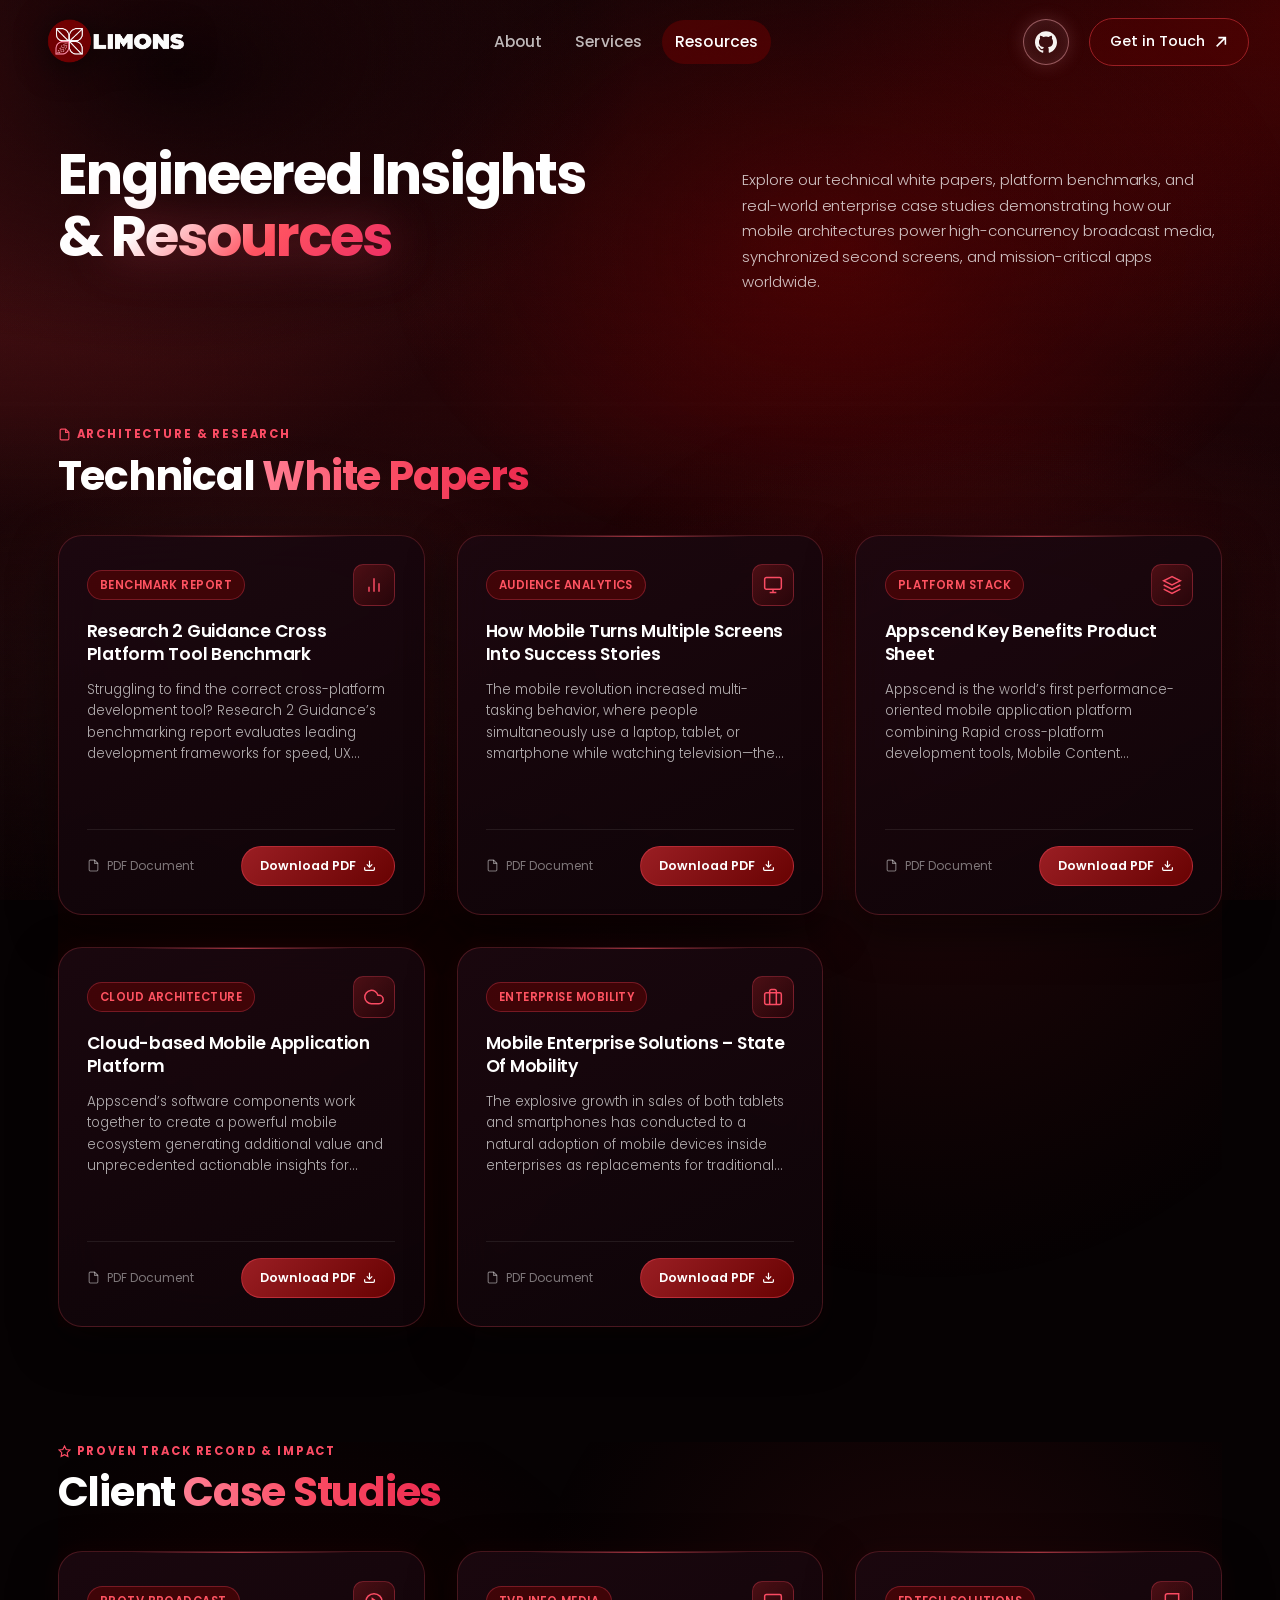
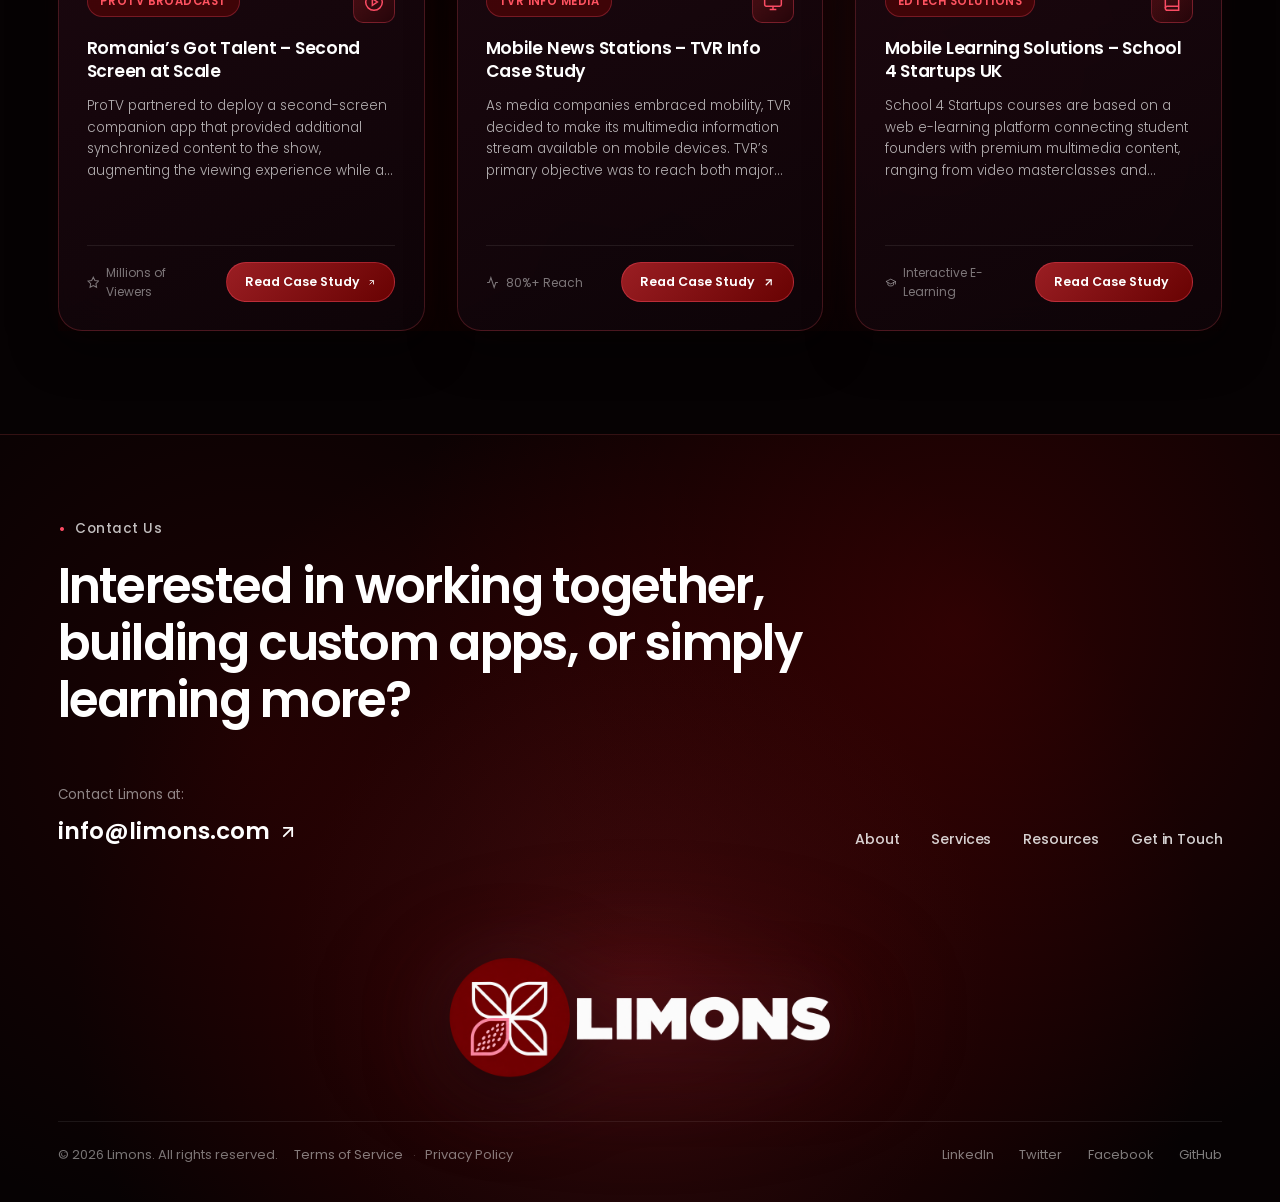
<file: resources.html>
<!DOCTYPE html>
<html lang="en">

<head>
  <meta charset="UTF-8">
  <meta name="viewport" content="width=device-width, initial-scale=1.0">
  <meta name="description"
    content="Resources & Insights | Technical white papers, performance benchmarks, and enterprise case studies powering high-concurrency mobile apps and video streaming platforms.">
  <title>Resources & Case Studies | Limons | We Build Apps</title>
  <link rel="icon" type="image/png" href="assets/images/brand/favicon.png">
  <link rel="shortcut icon" href="favicon.ico">
  <link rel="apple-touch-icon" href="assets/images/brand/favicon.png">
  <link rel="preconnect" href="https://fonts.googleapis.com">
  <link rel="preconnect" href="https://fonts.gstatic.com" crossorigin>
  <link href="https://fonts.googleapis.com/css2?family=Poppins:wght@300;400;500;600;700;800&display=swap"
    rel="stylesheet">
  <style>
    :root {
      --u: min(100vw / 1672, 100vh / 941);
      --maroon: #680202;
      --red: #9A1E23;
      --pink: #F3A5AD;
      --accent: #ff5361;
      --accent-2: #ea2b64;
      --ink: #1A0A0B;
      --paper: #F7F4F1;
      --ease: cubic-bezier(.16, 1, .3, 1);
    }

    * {
      margin: 0;
      padding: 0;
      box-sizing: border-box;
    }

    html,
    body {
      background: #060203;
      color: #fff;
      font-family: 'Poppins', system-ui, -apple-system, BlinkMacSystemFont, 'Segoe UI', Roboto, sans-serif;
      min-height: 100vh;
      overflow-x: clip;
      line-height: 1.6;
    }

    html {
      scroll-behavior: smooth;
      scrollbar-width: thin;
      scrollbar-color: #9A1E23 #0a0304;
    }

    ::-webkit-scrollbar {
      width: 9px;
      height: 9px;
    }

    ::-webkit-scrollbar-track {
      background: #0a0304;
    }

    ::-webkit-scrollbar-thumb {
      background: linear-gradient(#c2244a, #680202);
      border-radius: 99px;
      border: 2px solid #0a0304;
    }

    ::-webkit-scrollbar-thumb:hover {
      background: linear-gradient(#ff3d6e, #9A1E23);
    }

    img {
      max-width: 100%;
      display: block;
    }

    a {
      color: inherit;
      text-decoration: none;
    }

    /* ---------- BRAND BACKGROUND GRADIENT (Matches Home & About Aurora) ---------- */
    @keyframes auroraA {
      0% {
        transform: translate3d(-4%, -3%, 0) rotate(0deg) scale(1);
      }

      50% {
        transform: translate3d(4%, 3%, 0) rotate(7deg) scale(1.1);
      }

      100% {
        transform: translate3d(-3%, 4%, 0) rotate(-6deg) scale(1.04);
      }
    }

    @keyframes auroraB {
      0% {
        transform: translate3d(3%, 4%, 0) rotate(0deg) scale(1.05);
      }

      100% {
        transform: translate3d(-5%, -3%, 0) rotate(-9deg) scale(1.15);
      }
    }

    .about-bg {
      position: fixed;
      inset: 0;
      pointer-events: none;
      z-index: 0;
      overflow: hidden;
      background: #060203;
    }

    .about-bg::before {
      content: "";
      position: absolute;
      inset: -30%;
      background:
        radial-gradient(42% 44% at 18% 24%, rgba(154, 30, 35, .58), transparent 70%),
        radial-gradient(34% 36% at 82% 20%, rgba(104, 2, 2, .75), transparent 70%),
        radial-gradient(38% 40% at 70% 75%, rgba(154, 30, 35, .38), transparent 70%),
        linear-gradient(130deg, #1A0A0B 0%, #260508 50%, #0d0204 100%);
      animation: auroraA 30s ease-in-out infinite alternate;
      will-change: transform;
    }

    .about-bg .aurora2 {
      position: absolute;
      inset: -30%;
      background:
        radial-gradient(28% 30% at 32% 70%, rgba(243, 165, 173, .12), transparent 70%),
        radial-gradient(32% 32% at 60% 36%, rgba(104, 2, 2, .65), transparent 70%);
      animation: auroraB 36s ease-in-out infinite alternate;
      will-change: transform;
    }

    .about-bg::after {
      content: "";
      position: absolute;
      inset: 0;
      opacity: .05;
      mix-blend-mode: overlay;
      background-image: url("data:image/svg+xml,%3Csvg xmlns='http://www.w3.org/2000/svg' width='160' height='160'%3E%3Cfilter id='n'%3E%3CfeTurbulence baseFrequency='.9' numOctaves='2'/%3E%3C/filter%3E%3Crect width='160' height='160' filter='url(%23n)'/%3E%3C/svg%3E");
    }

    .about-bg-shade {
      position: absolute;
      inset: 0;
      background:
        radial-gradient(ellipse 45% 40% at 14% 8%, rgba(8, 1, 3, .85), rgba(8, 1, 3, .4) 50%, transparent 80%),
        linear-gradient(180deg, rgba(6, 2, 3, 0.3) 0%, transparent 45%, rgba(6, 2, 3, 0.85) 100%);
    }

    /* ---------- SHARED HEADER / NAVBAR STYLES ---------- */
    .site-header {
      position: absolute;
      top: 0;
      left: 0;
      width: 100%;
      z-index: 150;
      background: transparent;
      border: 0;
    }

    .header-inner {
      position: relative;
      width: 100%;
      max-width: none;
      margin: 0;
      height: 108px;
      padding: 0;
    }

    .brand-logo,
    .logo {
      position: absolute;
      left: calc(var(--u)*64);
      top: calc(var(--u)*6);
      display: flex;
      align-items: center;
      z-index: 100;
      text-decoration: none;
    }

    .brand-logo img,
    .logo img {
      height: 48px;
      width: auto;
      object-fit: contain;
      filter: drop-shadow(0 4px 16px rgba(0, 0, 0, 0.6));
    }

    .brand-fallback {
      display: none;
      font-size: 26px;
      font-weight: 800;
      letter-spacing: -0.03em;
      color: #fff;
    }

    .brand-logo img.bad+.brand-fallback {
      display: inline-block;
    }

    .nav-menu {
      position: absolute;
      left: calc(var(--u)*600);
      top: calc(var(--u)*28);
      display: flex;
      align-items: center;
      gap: 32px;
      margin: 0;
      padding: 0;
    }

    .nav-link {
      font-size: 14px;
      font-weight: 500;
      letter-spacing: -0.01em;
      color: rgba(255, 255, 255, 0.72);
      transition: color 0.2s ease;
      white-space: nowrap;
      position: relative;
      display: inline-flex;
      align-items: center;
      gap: 6px;
    }

    .nav-link:hover,
    .nav-link.on {
      color: #fff;
    }

    .mobile-contact {
      display: none;
    }

    .nav-item-dropdown {
      position: relative;
      display: inline-flex;
      align-items: center;
    }

    .drop-arrow {
      width: 9px;
      height: 6px;
      transition: transform 0.25s ease;
      opacity: 0.75;
    }

    .nav-item-dropdown:hover .drop-arrow {
      transform: rotate(180deg);
      opacity: 1;
    }

    .dropdown-menu {
      position: absolute;
      top: 100%;
      left: -20px;
      padding-top: 14px;
      width: 290px;
      opacity: 0;
      visibility: hidden;
      transform: translateY(8px);
      transition: opacity 0.22s ease, transform 0.22s ease, visibility 0.22s ease;
      pointer-events: none;
      z-index: 200;
    }

    .nav-item-dropdown:hover .dropdown-menu {
      opacity: 1;
      visibility: visible;
      transform: translateY(0);
      pointer-events: auto;
    }

    .dropdown-menu::before {
      content: "";
      position: absolute;
      inset: 14px 0 0 0;
      background: rgba(14, 4, 7, 0.94);
      backdrop-filter: blur(20px);
      -webkit-backdrop-filter: blur(20px);
      border: 1px solid rgba(255, 83, 97, 0.22);
      border-radius: 16px;
      box-shadow: 0 20px 48px rgba(0, 0, 0, 0.65), 0 0 32px rgba(104, 2, 2, 0.35);
      z-index: -1;
    }

    .dropdown-item {
      display: flex;
      align-items: center;
      gap: 14px;
      padding: 12px 16px;
      margin: 4px 8px;
      border-radius: 10px;
      text-decoration: none;
      transition: background 0.18s ease, transform 0.18s ease;
    }

    .dropdown-item:first-child {
      margin-top: 20px;
    }

    .dropdown-item:last-child {
      margin-bottom: 12px;
    }

    .dropdown-item:hover {
      background: rgba(255, 83, 97, 0.12);
      transform: translateX(3px);
    }

    .drop-badge {
      display: flex;
      align-items: center;
      justify-content: center;
      width: 34px;
      height: 34px;
      border-radius: 8px;
      background: rgba(104, 2, 2, 0.55);
      border: 1px solid rgba(255, 83, 97, 0.25);
      flex-shrink: 0;
      color: #ff5361;
    }

    .drop-badge svg {
      width: 17px;
      height: 17px;
      stroke: currentColor;
      stroke-width: 1.8;
      fill: none;
    }

    .drop-badge svg .solid {
      fill: currentColor;
      stroke: none;
    }

    .drop-text {
      display: flex;
      flex-direction: column;
      gap: 2px;
    }

    .drop-title {
      font-size: 13.5px;
      font-weight: 600;
      color: #fff;
      line-height: 1.25;
    }

    .drop-desc {
      font-size: 11px;
      font-weight: 400;
      color: rgba(255, 255, 255, 0.55);
      line-height: 1.25;
    }

    .header-actions {
      position: absolute;
      right: calc(var(--u)*64);
      top: calc(var(--u)*18);
      display: flex;
      align-items: center;
      gap: 16px;
      z-index: 100;
    }

    .gh-hover {
      position: relative;
    }

    .gh-trigger {
      display: flex;
      align-items: center;
      justify-content: center;
      width: 44px;
      height: 44px;
      border-radius: 50%;
      background: rgba(255, 255, 255, 0.05);
      border: 1px solid rgba(255, 255, 255, 0.12);
      color: #fff;
      cursor: pointer;
      transition: all 0.25s cubic-bezier(0.16, 1, 0.3, 1);
    }

    .gh-trigger:hover {
      background: rgba(255, 255, 255, 0.12);
      border-color: rgba(255, 255, 255, 0.3);
      transform: translateY(-2px);
      box-shadow: 0 6px 18px rgba(0, 0, 0, 0.45);
    }

    .gh-trigger svg {
      width: 22px;
      height: 22px;
      fill: currentColor;
    }

    .cta {
      display: inline-flex;
      align-items: center;
      gap: 8px;
      padding: 10px 22px;
      border-radius: 99px;
      font-size: 14px;
      font-weight: 600;
      color: #fff;
      background: linear-gradient(135deg, #9A1E23, #680202);
      border: 1px solid rgba(255, 83, 97, 0.4);
      box-shadow: 0 4px 18px rgba(104, 2, 2, 0.45);
      transition: all 0.25s cubic-bezier(0.16, 1, 0.3, 1);
      cursor: pointer;
    }

    .cta:hover {
      transform: translateY(-2px);
      border-color: rgba(255, 83, 97, 0.8);
      box-shadow: 0 8px 26px rgba(234, 43, 100, 0.55);
    }

    .cta svg {
      width: 12px;
      height: 12px;
      transition: transform 0.2s ease;
    }

    .cta:hover svg {
      transform: translate(2px, -2px);
    }

    .mobile-toggle {
      display: none;
      flex-direction: column;
      justify-content: center;
      gap: 5px;
      width: 40px;
      height: 40px;
      background: transparent;
      border: 0;
      cursor: pointer;
      padding: 6px;
    }

    .mobile-toggle span {
      display: block;
      width: 100%;
      height: 2px;
      background: #fff;
      border-radius: 2px;
      transition: transform 0.25s ease, opacity 0.25s ease;
    }

    /* ---------- MAIN RESOURCES PAGE LAYOUT ---------- */
    .res-main {
      position: relative;
      z-index: 10;
      width: 100%;
      min-height: 100vh;
    }

    .res-container {
      width: min(1200px, 91vw);
      margin: 0 auto;
      position: relative;
    }

    /* Hero Section */
    .res-hero-section {
      padding-top: clamp(140px, 16vh, 180px);
      padding-bottom: clamp(50px, 6vh, 80px);
      position: relative;
    }

    .res-hero-row {
      display: flex;
      justify-content: space-between;
      align-items: flex-start;
      gap: clamp(32px, 5vw, 64px);
      width: 100%;
    }

    .res-hero-left {
      flex: 1 1 560px;
      max-width: 620px;
    }

    .res-hero-right {
      flex: 1 1 420px;
      max-width: 480px;
      padding-top: clamp(8px, 1.8vw, 36px);
    }

    .res-eyebrow {
      display: inline-flex;
      align-items: center;
      gap: 9px;
      font-size: 13px;
      font-weight: 600;
      letter-spacing: 0.12em;
      text-transform: uppercase;
      color: #fa4b63;
      padding: 6px 16px;
      border-radius: 99px;
      background: rgba(104, 2, 2, 0.45);
      border: 1px solid rgba(250, 75, 99, 0.32);
      box-shadow: 0 4px 20px rgba(104, 2, 2, 0.35);
      margin-bottom: 20px;
    }

    .res-eyebrow .bullet {
      width: 6px;
      height: 6px;
      border-radius: 50%;
      background: #ff5361;
      box-shadow: 0 0 10px #ff5361;
      display: inline-block;
    }

    .res-title {
      font-size: clamp(38px, 4.4vw, 62px);
      font-weight: 700;
      line-height: 1.1;
      letter-spacing: -0.035em;
      color: #ffffff;
      margin-bottom: 24px;
      text-align: left;
    }

    .res-title-grad {
      background: linear-gradient(135deg, #ffffff 15%, #ff5361 55%, #ea2b64 100%);
      -webkit-background-clip: text;
      background-clip: text;
      -webkit-text-fill-color: transparent;
      filter: drop-shadow(0 2px 24px rgba(250, 75, 99, 0.35));
    }

    .res-subtitle {
      font-size: clamp(15px, 1.1vw, 17.5px);
      font-weight: 300;
      color: rgba(255, 255, 255, 0.76);
      line-height: 1.7;
      margin: 0;
      text-align: left;
      letter-spacing: -0.005em;
    }

    /* Jump Tabs Navigation */
    .res-tabs-bar {
      display: flex;
      justify-content: flex-start;
      align-items: center;
      gap: 14px;
      flex-wrap: wrap;
      margin: 0;
    }

    .res-tab-btn {
      position: relative;
      overflow: hidden;
      isolation: isolate;
      display: inline-flex;
      align-items: center;
      justify-content: center;
      gap: 10px;
      padding: 0 24px;
      height: 48px;
      border-radius: 99px;
      font-size: 14.5px;
      font-weight: 500;
      color: #fff;
      text-decoration: none;
      background: rgba(80, 10, 20, .25);
      border: 1.6px solid #c04057;
      transition: background .35s, box-shadow .35s, border-color .35s, transform .2s ease;
      cursor: pointer;
    }

    /* Exact curved bottom-to-top liquid hover fill (identical to header Get in Touch button) */
    .res-tab-btn::before {
      content: "";
      position: absolute;
      left: -12%;
      right: -12%;
      bottom: -2px;
      height: 0;
      z-index: -1;
      background: linear-gradient(0deg, #680202 0%, #9A1E23 100%);
      border-radius: 50% 50% 0 0 / 100% 100% 0 0;
      transition: height .55s cubic-bezier(.16, 1, .3, 1), border-radius .55s cubic-bezier(.16, 1, .3, 1);
      pointer-events: none;
    }

    .res-tab-btn:hover {
      background: rgba(80, 10, 20, .25) !important;
      border-color: #e0526d !important;
      box-shadow: 0 0 26px rgba(192, 64, 87, .45);
      transform: translateY(-2px);
      color: #fff !important;
    }

    .res-tab-btn:hover::before,
    .res-tab-btn:focus-visible::before {
      height: 135%;
      border-radius: 0 0 0 0 / 0 0 0 0;
    }

    .res-tab-btn svg {
      width: 15px;
      height: 15px;
      flex: none;
      color: #fff;
      transition: transform 0.25s ease;
    }

    .res-tab-btn:hover svg {
      transform: scale(1.08);
    }

    .res-tab-count {
      padding: 2px 8px;
      border-radius: 99px;
      font-size: 11px;
      font-weight: 700;
      background: rgba(192, 64, 87, 0.35);
      color: #fff;
      border: 1px solid rgba(243, 165, 173, 0.4);
      transition: all 0.3s ease;
    }

    .res-tab-btn:hover .res-tab-count {
      background: rgba(255, 255, 255, 0.25);
      color: #ffffff;
      border-color: rgba(255, 255, 255, 0.6);
    }

    /* ==========================================================
       CLEAN RESPONSIVE SECTIONS & CARDS (Simple Natural Grid)
    ========================================================== */
    .res-section {
      position: relative;
      width: 100%;
      padding: clamp(50px, 6vw, 80px) 0;
      box-sizing: border-box;
    }

    .res-section.case-studies-wrap {
      padding-top: clamp(20px, 3vw, 40px);
      padding-bottom: clamp(70px, 8vw, 110px);
    }

    .res-glow-backdrop {
      position: absolute;
      inset: 0;
      pointer-events: none;
      z-index: -1;
      background:
        radial-gradient(circle at 75% 45%, rgba(154, 30, 35, 0.16), transparent 45%),
        radial-gradient(circle at 20% 70%, rgba(104, 2, 2, 0.18), transparent 40%);
    }

    .res-header-bar {
      width: 100%;
      margin: 0 0 clamp(24px, 3vw, 36px) 0;
      padding: 0;
      display: flex;
      flex-direction: column;
      align-items: flex-start;
      text-align: left;
      position: relative;
      z-index: 5;
    }

    .res-heading-area {
      max-width: 800px;
      text-align: left;
      display: flex;
      flex-direction: column;
      align-items: flex-start;
    }

    .res-section-eyebrow {
      display: inline-flex;
      align-items: center;
      justify-content: flex-start;
      font-size: 11.5px;
      font-weight: 700;
      text-transform: uppercase;
      letter-spacing: 0.16em;
      color: #fa4b63;
      margin-bottom: 8px;
      gap: 6px;
    }

    .res-section-title {
      font-size: clamp(26px, 3.2vw, 42px);
      font-weight: 700;
      line-height: 1.15;
      letter-spacing: -0.03em;
      color: #ffffff;
      margin: 0;
      text-align: left;
    }

    .res-section-title .t-grad {
      background: linear-gradient(90deg, #ff7e93 0%, #fa4b63 50%, #eb2b4f 100%);
      -webkit-background-clip: text;
      background-clip: text;
      color: transparent;
      display: inline-block;
    }

    /* Cards Grid (Simple, Clean, Responsive) */
    .res-cards-grid {
      display: grid;
      grid-template-columns: repeat(auto-fill, minmax(340px, 1fr));
      gap: clamp(22px, 2.5vw, 32px);
      width: 100%;
      position: relative;
      z-index: 5;
    }

    /* INDIVIDUAL CARD (Clean modern layout, no tilts, no scroll animations) */
    .h-card {
      width: 100%;
      min-height: 380px;
      background: linear-gradient(155deg, rgba(28, 8, 16, 0.88) 0%, rgba(14, 4, 8, 0.94) 100%);
      border: 1px solid rgba(255, 83, 97, 0.22);
      border-radius: 24px;
      padding: clamp(24px, 2.2vw, 32px);
      box-shadow: 0 16px 45px rgba(0, 0, 0, 0.55), 0 0 25px rgba(104, 2, 2, 0.14);
      backdrop-filter: blur(20px);
      -webkit-backdrop-filter: blur(20px);
      display: flex;
      flex-direction: column;
      justify-content: space-between;
      position: relative;
      overflow: hidden;
      transform: none !important;
      transition: transform 0.35s ease, border-color 0.35s ease, box-shadow 0.35s ease;
      box-sizing: border-box;
    }

    .h-card:hover {
      transform: translateY(-6px) !important;
      border-color: rgba(255, 83, 97, 0.65);
      box-shadow: 0 24px 60px rgba(0, 0, 0, 0.75), 0 0 40px rgba(255, 83, 97, 0.22);
    }

    /* Subtle top card glow line */
    .h-card::before {
      content: "";
      position: absolute;
      top: 0;
      left: 20%;
      right: 20%;
      height: 1px;
      background: linear-gradient(90deg, transparent, rgba(255, 83, 97, 0.6), transparent);
      pointer-events: none;
    }

    .h-card-top {
      display: flex;
      justify-content: space-between;
      align-items: center;
      margin-bottom: 14px;
    }

    .h-card-badge {
      display: inline-flex;
      align-items: center;
      gap: 6px;
      padding: 5px 12px;
      border-radius: 99px;
      font-size: 11.5px;
      font-weight: 600;
      text-transform: uppercase;
      letter-spacing: 0.04em;
      background: rgba(104, 2, 2, 0.5);
      border: 1px solid rgba(250, 75, 99, 0.3);
      color: #ff5361;
    }

    .h-card-icon-box {
      width: 42px;
      height: 42px;
      border-radius: 10px;
      background: linear-gradient(135deg, rgba(154, 30, 35, 0.4), rgba(104, 2, 2, 0.2));
      border: 1px solid rgba(250, 75, 99, 0.3);
      display: flex;
      align-items: center;
      justify-content: center;
      color: #fa4b63;
      flex-shrink: 0;
    }

    .h-card-icon-box svg {
      width: 20px;
      height: 20px;
      stroke: currentColor;
      fill: none;
      stroke-width: 1.8;
    }

    .h-card-body {
      flex: 1;
      display: flex;
      flex-direction: column;
      overflow: hidden;
    }

    .h-card-title {
      font-size: clamp(17px, 1.35vw, 20px);
      font-weight: 600;
      color: #ffffff;
      line-height: 1.35;
      letter-spacing: -0.015em;
      margin-bottom: 12px;
      transition: color 0.25s ease;
    }

    .h-card:hover .h-card-title {
      color: #ff8597;
    }

    .h-card-desc {
      font-size: 13.5px;
      font-weight: 300;
      color: rgba(255, 255, 255, 0.68);
      line-height: 1.6;
      display: -webkit-box;
      -webkit-line-clamp: 4;
      -webkit-box-orient: vertical;
      overflow: hidden;
    }

    .h-card-footer {
      display: flex;
      align-items: center;
      justify-content: space-between;
      gap: 14px;
      padding-top: 16px;
      border-top: 1px solid rgba(255, 255, 255, 0.08);
      margin-top: 12px;
      flex-shrink: 0;
    }

    .h-card-meta {
      display: inline-flex;
      align-items: center;
      gap: 7px;
      font-size: 12px;
      color: rgba(255, 255, 255, 0.45);
    }

    .h-card-meta svg {
      width: 13px;
      height: 13px;
      stroke: currentColor;
      stroke-width: 2;
      fill: none;
    }

    .h-card-btn {
      position: relative;
      overflow: hidden;
      isolation: isolate;
      display: inline-flex;
      align-items: center;
      gap: 7px;
      padding: 9px 18px;
      border-radius: 99px;
      font-size: 12.5px;
      font-weight: 600;
      color: #fff;
      background: linear-gradient(135deg, #9A1E23, #680202);
      border: 1px solid rgba(250, 75, 99, 0.4);
      transition: all 0.3s ease;
      cursor: pointer;
      white-space: nowrap;
    }

    .h-card-btn::before {
      content: "";
      position: absolute;
      left: 0;
      right: 0;
      bottom: 0;
      height: 0%;
      background: linear-gradient(0deg, #680202 0%, #ff3d6e 100%);
      border-radius: 50% 50% 0 0 / 100% 100% 0 0;
      transition: height 0.45s cubic-bezier(.16, 1, .3, 1), border-radius 0.45s cubic-bezier(.16, 1, .3, 1);
      pointer-events: none;
      z-index: -1;
    }

    .h-card-btn:hover {
      border-color: rgba(255, 83, 97, 0.85);
      box-shadow: 0 6px 20px rgba(250, 75, 99, 0.45);
      transform: translateY(-2px);
    }

    .h-card-btn:hover::before {
      height: 135%;
      border-radius: 0;
    }

    .h-card-btn svg {
      width: 13px;
      height: 13px;
      transition: transform 0.2s ease;
    }

    .h-card-btn:hover svg {
      transform: translate(2px, -2px);
    }

    /* ---------- DATAWIZZ-INSPIRED LUXURY CTA & BRAND FOOTER (Matches about.html) ---------- */
    .limons-cta-footer {
      position: relative;
      background: #060203;
      color: #ffffff;
      padding: clamp(72px, 9vh, 120px) 0 clamp(32px, 4vh, 48px);
      overflow: hidden;
      z-index: 30;
      border-top: 1px solid rgba(255, 83, 97, 0.18);
    }

    .cta-footer-nebula {
      position: absolute;
      inset: 0;
      pointer-events: none;
      z-index: 1;
      background:
        radial-gradient(circle at 75% 25%, rgba(104, 2, 2, 0.38) 0%, transparent 50%),
        radial-gradient(circle at 50% 70%, rgba(154, 30, 35, 0.32) 0%, rgba(104, 2, 2, 0.16) 42%, transparent 68%),
        radial-gradient(circle at 20% 40%, rgba(104, 2, 2, 0.22) 0%, transparent 45%);
    }

    .cta-footer-container {
      position: relative;
      z-index: 2;
      width: min(1200px, 91vw);
      margin: 0 auto;
      display: flex;
      flex-direction: column;
    }

    .cta-top-block {
      margin-bottom: 0;
    }

    .cta-eyebrow {
      display: inline-flex;
      align-items: center;
      gap: 9px;
      font-size: 13.5px;
      font-weight: 500;
      letter-spacing: 0.04em;
      color: rgba(255, 255, 255, 0.75);
      margin-bottom: clamp(14px, 2vh, 22px);
    }

    .cta-eyebrow .cta-bullet {
      color: #fa4b63;
      font-size: 16px;
      line-height: 1;
    }

    .cta-headline {
      font-size: clamp(32px, 3.8vw, 56px);
      font-weight: 600;
      line-height: 1.18;
      letter-spacing: -0.035em;
      color: #ffffff;
      max-width: 880px;
      margin: 0 0 clamp(44px, 6vh, 72px) 0;
    }

    .cta-mid-row {
      display: flex;
      justify-content: space-between;
      align-items: flex-end;
      flex-wrap: wrap;
      gap: 32px;
      margin-bottom: clamp(60px, 8vh, 100px);
    }

    .cta-contact-block {
      display: flex;
      flex-direction: column;
      gap: 8px;
    }

    .cta-contact-lbl {
      font-size: 13.5px;
      font-weight: 400;
      color: rgba(255, 255, 255, 0.52);
      letter-spacing: -0.01em;
    }

    .cta-email-link {
      display: inline-flex;
      align-items: center;
      gap: 8px;
      font-size: clamp(19px, 1.8vw, 25px);
      font-weight: 600;
      color: #ffffff;
      text-decoration: none;
      transition: color 0.25s ease;
    }

    .cta-email-link .arrow-icon {
      display: inline-block;
      width: 20px;
      height: 20px;
      transition: transform 0.25s ease;
    }

    .cta-email-link:hover {
      color: #fa4b63;
    }

    .cta-email-link:hover .arrow-icon {
      transform: translate(3px, -3px);
    }

    .cta-nav-links {
      display: flex;
      align-items: center;
      gap: clamp(20px, 2.5vw, 42px);
      flex-wrap: wrap;
    }

    .cta-nav-links a {
      font-size: clamp(14px, 1.1vw, 16px);
      font-weight: 500;
      color: rgba(255, 255, 255, 0.82);
      text-decoration: none;
      letter-spacing: -0.01em;
      transition: color 0.2s ease, transform 0.2s ease;
    }

    .cta-nav-links a:hover {
      color: #ffffff;
      transform: translateY(-1px);
    }

    .cta-brand-display {
      position: relative;
      width: 100%;
      display: flex;
      justify-content: center;
      align-items: center;
      padding: clamp(20px, 3vh, 40px) 0 clamp(40px, 5vh, 65px);
    }

    .cta-brand-ambient {
      position: absolute;
      width: min(520px, 75vw);
      height: 150px;
      background: radial-gradient(ellipse at center, rgba(168, 25, 45, 0.42) 0%, rgba(104, 2, 2, 0.2) 48%, transparent 72%);
      filter: blur(55px);
      pointer-events: none;
      z-index: 1;
    }

    .cta-brand-link {
      display: block;
      width: 100%;
      max-width: clamp(260px, 34vw, 460px);
      margin: 0 auto;
      text-align: center;
      position: relative;
      z-index: 2;
    }

    .cta-giant-logo {
      width: 100%;
      max-width: 100%;
      height: auto;
      object-fit: contain;
      filter: drop-shadow(0 15px 40px rgba(0, 0, 0, 0.85)) drop-shadow(0 0 30px rgba(250, 75, 99, 0.16));
      user-select: none;
      transition: transform 0.5s cubic-bezier(0.16, 1, 0.3, 1), filter 0.5s ease;
    }

    .cta-giant-logo:hover {
      transform: scale(1.012);
      filter: drop-shadow(0 20px 50px rgba(0, 0, 0, 0.9)) drop-shadow(0 0 45px rgba(250, 75, 99, 0.28));
    }

    .cta-bottom-bar {
      display: flex;
      justify-content: space-between;
      align-items: center;
      flex-wrap: wrap;
      gap: 16px;
      padding-top: clamp(20px, 2.5vh, 28px);
      border-top: 1px solid rgba(255, 255, 255, 0.08);
      font-size: 13px;
      color: rgba(255, 255, 255, 0.45);
    }

    .cta-socials {
      display: flex;
      align-items: center;
      gap: clamp(18px, 2vw, 28px);
    }

    .cta-socials a {
      color: rgba(255, 255, 255, 0.48);
      text-decoration: none;
      font-size: 13px;
      transition: color 0.2s ease;
    }

    .cta-socials a:hover {
      color: #fa4b63;
    }

    /* Responsive Queries */
    @media (max-width: 900px) {
      .res-hero-row {
        flex-direction: column;
        gap: 24px;
      }
      .res-hero-right {
        padding-top: 0;
        max-width: 100%;
      }
    }

    @media (max-width: 768px) {
      .res-cards-grid {
        grid-template-columns: 1fr;
        gap: 20px;
      }

      .h-card {
        width: 100% !important;
        min-height: auto;
        padding: 24px 20px;
      }

      .cta-bottom-bar {
        flex-direction: column-reverse;
        align-items: flex-start;
        gap: 16px;
      }
    }

    @media (max-width: 820px) {
      .header-inner {
        height: 80px;
        display: flex;
        align-items: center;
        justify-content: space-between;
        padding: 0 24px;
      }

      .brand-logo,
      .logo {
        position: static;
      }

      .brand-logo img,
      .logo img {
        height: 38px;
      }

      .header-actions {
        position: static;
        gap: 12px;
      }

      .header-actions .cta {
        display: none;
      }

      .mobile-toggle {
        display: flex;
      }

      .nav-menu {
        position: fixed;
        top: 80px;
        left: 0;
        right: 0;
        bottom: 0;
        background: rgba(6, 2, 3, 0.98);
        backdrop-filter: blur(24px);
        -webkit-backdrop-filter: blur(24px);
        flex-direction: column;
        align-items: stretch;
        gap: 0;
        padding: 24px;
        overflow-y: auto;
        opacity: 0;
        visibility: hidden;
        pointer-events: none;
        transform: translateY(-8px);
        transition: opacity 0.25s ease, transform 0.25s ease, visibility 0.25s ease;
        z-index: 140;
      }

      .nav-menu.open {
        opacity: 1;
        visibility: visible;
        pointer-events: auto;
        transform: translateY(0);
      }

      .nav-link {
        font-size: 18px;
        padding: 16px 0;
        border-bottom: 1px solid rgba(255, 255, 255, 0.08);
      }

      .mobile-contact {
        display: flex;
        align-items: center;
        justify-content: space-between;
        color: #ff5361 !important;
        font-weight: 600;
        margin-top: 12px;
      }

      .nav-item-dropdown {
        flex-direction: column;
        align-items: stretch;
      }

      .nav-drop-trigger {
        justify-content: space-between;
        width: 100%;
        padding: 16px 0;
        border-bottom: 1px solid rgba(255, 255, 255, 0.08);
      }

      .dropdown-menu {
        position: static;
        width: 100%;
        opacity: 1;
        visibility: visible;
        transform: none;
        padding-top: 0;
        display: none;
        pointer-events: auto;
      }

      .nav-item-dropdown:hover .dropdown-menu,
      .nav-item-dropdown.open .dropdown-menu {
        display: block;
      }

      .dropdown-menu::before {
        display: none;
      }

      .dropdown-item {
        margin: 4px 0;
        background: rgba(255, 255, 255, 0.03);
      }
    }
  </style>
  <link rel="stylesheet" href="assets/css/site-header.css">
  <link rel="stylesheet" href="assets/css/motion.css">
  <link rel="stylesheet" href="assets/css/brand-ui.css">
</head>

<body data-mo-entrance="all">

  <!-- DYNAMIC AURORA BRAND BACKGROUND (Matches Home & About Pages) -->
  <div class="about-bg">
    <div class="aurora2"></div>
    <div class="about-bg-shade"></div>
  </div>

  <!-- SHARED HEADER (Exact About Page Header with Resources Active) -->
  <header class="site-header" id="top">
    <div class="header-inner">
      <a class="brand-logo" href="index.html" aria-label="Limons Home">
        <img src="assets/images/brand/Horizontal Logo.png" alt="Limons" onerror="this.classList.add('bad')">
        <span class="brand-fallback">Limons</span>
      </a>

      <!-- UNIFIED NAVIGATION -->
      <nav class="nav-menu" id="mainNav" aria-label="Primary navigation">
        <a class="nav-link" href="about.html">About</a>

        <!-- SERVICES LINK -->
        <a class="nav-link" href="services.html">Services</a>

        <!-- PRODUCTS DROPDOWN -->
        <div class="nav-item-dropdown" id="productsDropdown">
          <a class="nav-link nav-drop-trigger" href="javascript:void(0)" aria-haspopup="true" aria-expanded="false">
            Products
            <svg class="drop-arrow" viewBox="0 0 10 6" fill="none" stroke="currentColor" stroke-width="1.8"
              stroke-linecap="round">
              <path d="M1 1l4 4 4-4" />
            </svg>
          </a>
          <div class="dropdown-menu" role="menu">
            <a class="dropdown-item" href="product1.html">
              <span class="drop-badge">
                <svg viewBox="0 0 24 24">
                  <rect x="2" y="5" width="20" height="13" rx="2" />
                  <path d="M8 21h8M12 18v3" />
                </svg>
              </span>
              <div class="drop-text">
                <span class="drop-title">Social TV (Telly)</span>
                <span class="drop-desc">Live interaction, quiz &amp; second screen</span>
              </div>
            </a>
            <a class="dropdown-item" href="product2.html">
              <span class="drop-badge">
                <svg viewBox="0 0 24 24">
                  <path d="M4 12a8 8 0 0 1 14-5.3L20 8" />
                  <path d="M20 4v4h-4" />
                  <path d="M20 12a8 8 0 0 1-14 5.3L4 16" />
                  <path d="M4 20v-4h4" />
                </svg>
              </span>
              <div class="drop-text">
                <span class="drop-title">File Sync</span>
                <span class="drop-desc">Real-time enterprise file synchronization</span>
              </div>
            </a>
            <a class="dropdown-item" href="product3.html">
              <span class="drop-badge">
                <svg viewBox="0 0 24 24">
                  <path d="M13 2L4 14h7l-1 8 9-12h-7l1-8z" />
                </svg>
              </span>
              <div class="drop-text">
                <span class="drop-title">On-Demand</span>
                <span class="drop-desc">Real-time matching &amp; dispatch</span>
              </div>
            </a>
            <a class="dropdown-item" href="product4.html">
              <span class="drop-badge">
                <svg viewBox="0 0 24 24">
                  <rect x="3" y="5" width="18" height="14" rx="2.5" />
                  <path class="solid" d="M10 9.2v5.6l5-2.8-5-2.8z" />
                </svg>
              </span>
              <div class="drop-text">
                <span class="drop-title">Video Player (Veeplay)</span>
                <span class="drop-desc">Native mobile video player &amp; ad SDK</span>
              </div>
            </a>
          </div>
        </div>

        <a class="nav-link on" href="resources.html">Resources</a>
        <a class="mobile-contact nav-link" href="contact.html">Get in Touch
          <svg viewBox="0 0 16 16" fill="none" stroke="currentColor" stroke-width="1.8">
            <path d="M3 13L13 3M5 3h8v8" />
          </svg>
        </a>
      </nav>

      <div class="header-actions">
        <div class="gh-hover">
          <a class="gh-trigger" href="https://github.com/appscend" target="_blank" rel="noopener noreferrer"
            aria-label="Open Source on GitHub">
            <svg viewBox="0 0 24 24" aria-hidden="true">
              <path
                d="M12 .3C5.37.3 0 5.67 0 12.3c0 5.3 3.44 9.8 8.21 11.39.6.11.82-.26.82-.58 0-.28-.01-1.04-.02-2.04-3.34.73-4.04-1.61-4.04-1.61-.55-1.39-1.33-1.76-1.33-1.76-1.09-.74.08-.73.08-.73 1.2.09 1.84 1.24 1.84 1.24 1.07 1.83 2.8 1.3 3.49 1 .11-.78.42-1.3.76-1.6-2.67-.3-5.47-1.33-5.47-5.93 0-1.31.47-2.38 1.24-3.22-.12-.3-.54-1.52.12-3.18 0 0 1.01-.32 3.3 1.23a11.5 11.5 0 0 1 6 0c2.29-1.55 3.3-1.23 3.3-1.23.66 1.66.24 2.88.12 3.18.77.84 1.24 1.91 1.24 3.22 0 4.61-2.81 5.62-5.48 5.92.43.37.81 1.1.81 2.23 0 1.61-.01 2.91-.01 3.31 0 .32.22.7.83.58C20.56 22.1 24 17.6 24 12.3 24 5.67 18.63.3 12 .3z">
              </path>
            </svg>
          </a>
          <div class="gh-modal" role="tooltip">
            <h4>Open Source</h4>
            <p>Check out our GitHub profile to explore our development tools, frameworks and open source contributions.</p>
            <a class="gh-modal-btn" href="https://github.com/appscend" target="_blank" rel="noopener noreferrer">
              <svg viewBox="0 0 24 24" aria-hidden="true"><path d="M12 .3C5.37.3 0 5.67 0 12.3c0 5.3 3.44 9.8 8.21 11.39.6.11.82-.26.82-.58 0-.28-.01-1.04-.02-2.04-3.34.73-4.04-1.61-4.04-1.61-.55-1.39-1.33-1.76-1.33-1.76-1.09-.74.08-.73.08-.73 1.2.09 1.84 1.24 1.84 1.24 1.07 1.83 2.8 1.3 3.49 1 .11-.78.42-1.3.76-1.6-2.67-.3-5.47-1.33-5.47-5.93 0-1.31.47-2.38 1.24-3.22-.12-.3-.54-1.52.12-3.18 0 0 1.01-.32 3.3 1.23a11.5 11.5 0 0 1 6 0c2.29-1.55 3.3-1.23 3.3-1.23.66 1.66.24 2.88.12 3.18.77.84 1.24 1.91 1.24 3.22 0 4.61-2.81 5.62-5.48 5.92.43.37.81 1.1.81 2.23 0 1.61-.01 2.91-.01 3.31 0 .32.22.7.83.58C20.56 22.1 24 17.6 24 12.3 24 5.67 18.63.3 12 .3z"/></svg>
              View on Github
            </a>
          </div>
        </div>
        <a class="cta" href="contact.html">Get in Touch
          <svg viewBox="0 0 16 16" fill="none" stroke="currentColor" stroke-width="1.8">
            <path d="M3 13L13 3M5 3h8v8" />
          </svg>
        </a>
        <button class="mobile-toggle" id="mobileToggle" aria-label="Toggle navigation">
          <span></span><span></span><span></span>
        </button>
      </div>
    </div>
  </header>

  <!-- MAIN RESOURCES CONTENT -->
  <main class="res-main">

    <!-- HERO SECTION -->
    <section class="res-hero-section">
      <div class="res-container">
        <div class="res-hero-row mo mo-fade">
          <div class="res-hero-left">
            <h1 class="res-title">
              Engineered Insights<br>&amp; <span class="res-title-grad">Resources</span>
            </h1>
          </div>

          <div class="res-hero-right">
            <p class="res-subtitle">
              Explore our technical white papers, platform benchmarks, and real-world enterprise case studies demonstrating how our mobile architectures power high-concurrency broadcast media, synchronized second screens, and mission-critical apps worldwide.
            </p>
          </div>
        </div>
      </div>
    </section>

    <!-- ==========================================================
         SECTION 1: TECHNICAL WHITE PAPERS
    ========================================================== -->
    <section class="res-section" id="whitepapersSection">
      <div class="res-container">
        <div class="res-glow-backdrop"></div>

        <!-- Section Header Bar -->
        <div class="res-header-bar mo mo-fade">
          <div class="res-heading-area">
            <div class="res-section-eyebrow">
              <svg width="13" height="13" viewBox="0 0 24 24" fill="none" stroke="currentColor" stroke-width="2.2">
                <path d="M14 2H6a2 2 0 0 0-2 2v16a2 2 0 0 0 2 2h12a2 2 0 0 0 2-2V8z"></path>
                <polyline points="14 2 14 8 20 8"></polyline>
              </svg>
              ARCHITECTURE &amp; RESEARCH
            </div>
            <h2 class="res-section-title">Technical <span class="t-grad">White Papers</span></h2>
          </div>
        </div>

        <!-- Cards Grid -->
        <div class="res-cards-grid">

            <!-- Card 1: Benchmark Report -->
            <article class="h-card">
              <div class="h-card-top">
                <span class="h-card-badge">Benchmark Report</span>
                <div class="h-card-icon-box" aria-hidden="true">
                  <svg viewBox="0 0 24 24">
                    <line x1="18" y1="20" x2="18" y2="10"></line>
                    <line x1="12" y1="20" x2="12" y2="4"></line>
                    <line x1="6" y1="20" x2="6" y2="14"></line>
                  </svg>
                </div>
              </div>
              <div class="h-card-body">
                <h3 class="h-card-title">Research 2 Guidance Cross Platform Tool Benchmark</h3>
                <p class="h-card-desc">
                  Struggling to find the correct cross-platform development tool? Research 2 Guidance’s benchmarking report evaluates leading development frameworks for speed, UX fidelity, and multi-platform scalability. In this report Appscend is benchmarked against other cross-platform solutions across key operational criteria.
                </p>
              </div>
              <div class="h-card-footer">
                <div class="h-card-meta">
                  <svg viewBox="0 0 24 24">
                    <path d="M14 2H6a2 2 0 0 0-2 2v16a2 2 0 0 0 2 2h12a2 2 0 0 0 2-2V8z"></path>
                    <polyline points="14 2 14 8 20 8"></polyline>
                  </svg>
                  PDF Document
                </div>
                <a class="h-card-btn" href="https://appscend.com/resources/whitepapers/Appscend - Research 2 Guidance Cross Platform Tool Benchmark.pdf" target="_blank" rel="noopener noreferrer">
                  Download PDF
                  <svg viewBox="0 0 24 24" fill="none" stroke="currentColor" stroke-width="2.2">
                    <path d="M21 15v4a2 2 0 0 1-2 2H5a2 2 0 0 1-2-2v-4"></path>
                    <polyline points="7 10 12 15 17 10"></polyline>
                    <line x1="12" y1="15" x2="12" y2="3"></line>
                  </svg>
                </a>
              </div>
            </article>

            <!-- Card 2: Multiple Screens -->
            <article class="h-card">
              <div class="h-card-top">
                <span class="h-card-badge">Audience Analytics</span>
                <div class="h-card-icon-box" aria-hidden="true">
                  <svg viewBox="0 0 24 24">
                    <rect x="2" y="3" width="20" height="14" rx="2" ry="2"></rect>
                    <line x1="8" y1="21" x2="16" y2="21"></line>
                    <line x1="12" y1="17" x2="12" y2="21"></line>
                  </svg>
                </div>
              </div>
              <div class="h-card-body">
                <h3 class="h-card-title">How Mobile Turns Multiple Screens Into Success Stories</h3>
                <p class="h-card-desc">
                  The mobile revolution increased multi-tasking behavior, where people simultaneously use a laptop, tablet, or smartphone while watching television—the first screen—and the shows they’re displaying. Discover how second-screen synchronized content converts passive broadcast viewers into engaged, monetizable audiences.
                </p>
              </div>
              <div class="h-card-footer">
                <div class="h-card-meta">
                  <svg viewBox="0 0 24 24">
                    <path d="M14 2H6a2 2 0 0 0-2 2v16a2 2 0 0 0 2 2h12a2 2 0 0 0 2-2V8z"></path>
                    <polyline points="14 2 14 8 20 8"></polyline>
                  </svg>
                  PDF Document
                </div>
                <a class="h-card-btn" href="https://appscend.com/resources/whitepapers/Appscend - How Mobile Turns Multiple Screens Into Success Stories.pdf" target="_blank" rel="noopener noreferrer">
                  Download PDF
                  <svg viewBox="0 0 24 24" fill="none" stroke="currentColor" stroke-width="2.2">
                    <path d="M21 15v4a2 2 0 0 1-2 2H5a2 2 0 0 1-2-2v-4"></path>
                    <polyline points="7 10 12 15 17 10"></polyline>
                    <line x1="12" y1="15" x2="12" y2="3"></line>
                  </svg>
                </a>
              </div>
            </article>

            <!-- Card 3: Key Benefits Product Sheet -->
            <article class="h-card">
              <div class="h-card-top">
                <span class="h-card-badge">Platform Stack</span>
                <div class="h-card-icon-box" aria-hidden="true">
                  <svg viewBox="0 0 24 24">
                    <polygon points="12 2 2 7 12 12 22 7 12 2"></polygon>
                    <polyline points="2 17 12 22 22 17"></polyline>
                    <polyline points="2 12 12 17 22 12"></polyline>
                  </svg>
                </div>
              </div>
              <div class="h-card-body">
                <h3 class="h-card-title">Appscend Key Benefits Product Sheet</h3>
                <p class="h-card-desc">
                  Appscend is the world’s first performance-oriented mobile application platform combining Rapid cross-platform development tools, Mobile Content Management (MCM), Smart Push Notifications, Mobile Analytics, User Demographics, and In-App Purchases into one robust and scalable cloud infrastructure.
                </p>
              </div>
              <div class="h-card-footer">
                <div class="h-card-meta">
                  <svg viewBox="0 0 24 24">
                    <path d="M14 2H6a2 2 0 0 0-2 2v16a2 2 0 0 0 2 2h12a2 2 0 0 0 2-2V8z"></path>
                    <polyline points="14 2 14 8 20 8"></polyline>
                  </svg>
                  PDF Document
                </div>
                <a class="h-card-btn" href="https://appscend.com/resources/whitepapers/Appscend - Key Benefits Product Sheet.pdf" target="_blank" rel="noopener noreferrer">
                  Download PDF
                  <svg viewBox="0 0 24 24" fill="none" stroke="currentColor" stroke-width="2.2">
                    <path d="M21 15v4a2 2 0 0 1-2 2H5a2 2 0 0 1-2-2v-4"></path>
                    <polyline points="7 10 12 15 17 10"></polyline>
                    <line x1="12" y1="15" x2="12" y2="3"></line>
                  </svg>
                </a>
              </div>
            </article>

            <!-- Card 4: Cloud-based Mobile Platform -->
            <article class="h-card">
              <div class="h-card-top">
                <span class="h-card-badge">Cloud Architecture</span>
                <div class="h-card-icon-box" aria-hidden="true">
                  <svg viewBox="0 0 24 24">
                    <path d="M18 10h-1.26A8 8 0 1 0 9 20h9a5 5 0 0 0 0-10z"></path>
                  </svg>
                </div>
              </div>
              <div class="h-card-body">
                <h3 class="h-card-title">Cloud-based Mobile Application Platform</h3>
                <p class="h-card-desc">
                  Appscend’s software components work together to create a powerful mobile ecosystem generating additional value and unprecedented actionable insights for companies developing their mobile strategy. Explore our vision to empower organizations to build interactive, cloud-backed experiences effortlessly.
                </p>
              </div>
              <div class="h-card-footer">
                <div class="h-card-meta">
                  <svg viewBox="0 0 24 24">
                    <path d="M14 2H6a2 2 0 0 0-2 2v16a2 2 0 0 0 2 2h12a2 2 0 0 0 2-2V8z"></path>
                    <polyline points="14 2 14 8 20 8"></polyline>
                  </svg>
                  PDF Document
                </div>
                <a class="h-card-btn" href="https://appscend.com/resources/whitepapers/Appscend - Cloud-based Mobile Application Platform.pdf" target="_blank" rel="noopener noreferrer">
                  Download PDF
                  <svg viewBox="0 0 24 24" fill="none" stroke="currentColor" stroke-width="2.2">
                    <path d="M21 15v4a2 2 0 0 1-2 2H5a2 2 0 0 1-2-2v-4"></path>
                    <polyline points="7 10 12 15 17 10"></polyline>
                    <line x1="12" y1="15" x2="12" y2="3"></line>
                  </svg>
                </a>
              </div>
            </article>

            <!-- Card 5: State Of Enterprise Mobility -->
            <article class="h-card">
              <div class="h-card-top">
                <span class="h-card-badge">Enterprise Mobility</span>
                <div class="h-card-icon-box" aria-hidden="true">
                  <svg viewBox="0 0 24 24">
                    <rect x="2" y="7" width="20" height="14" rx="2" ry="2"></rect>
                    <path d="M16 21V5a2 2 0 0 0-2-2h-4a2 2 0 0 0-2 2v16"></path>
                  </svg>
                </div>
              </div>
              <div class="h-card-body">
                <h3 class="h-card-title">Mobile Enterprise Solutions – State Of Mobility</h3>
                <p class="h-card-desc">
                  The explosive growth in sales of both tablets and smartphones has conducted to a natural adoption of mobile devices inside enterprises as replacements for traditional hardware systems (PDAs, PCs and Laptops). Learn strategic deployment frameworks to modernize internal operations with modern mobile apps.
                </p>
              </div>
              <div class="h-card-footer">
                <div class="h-card-meta">
                  <svg viewBox="0 0 24 24">
                    <path d="M14 2H6a2 2 0 0 0-2 2v16a2 2 0 0 0 2 2h12a2 2 0 0 0 2-2V8z"></path>
                    <polyline points="14 2 14 8 20 8"></polyline>
                  </svg>
                  PDF Document
                </div>
                <a class="h-card-btn" href="https://appscend.com/resources/whitepapers/Appscend - Mobile Enterprise Solutions.pdf" target="_blank" rel="noopener noreferrer">
                  Download PDF
                  <svg viewBox="0 0 24 24" fill="none" stroke="currentColor" stroke-width="2.2">
                    <path d="M21 15v4a2 2 0 0 1-2 2H5a2 2 0 0 1-2-2v-4"></path>
                    <polyline points="7 10 12 15 17 10"></polyline>
                    <line x1="12" y1="15" x2="12" y2="3"></line>
                  </svg>
                </a>
              </div>
            </article>

          </div>
        </div>
      </section>

    <!-- ==========================================================
         SECTION 2: CLIENT CASE STUDIES
    ========================================================== -->
    <section class="res-section case-studies-wrap" id="casestudiesSection">
      <div class="res-container">
        <div class="res-glow-backdrop"></div>

        <!-- Section Header Bar -->
        <div class="res-header-bar mo mo-fade">
          <div class="res-heading-area">
            <div class="res-section-eyebrow">
              <svg width="13" height="13" viewBox="0 0 24 24" fill="none" stroke="currentColor" stroke-width="2.2">
                <polygon points="12 2 15.09 8.26 22 9.27 17 14.14 18.18 21.02 12 17.77 5.82 21.02 7 14.14 2 9.27 8.91 8.26 12 2"></polygon>
              </svg>
              PROVEN TRACK RECORD &amp; IMPACT
            </div>
            <h2 class="res-section-title">Client <span class="t-grad">Case Studies</span></h2>
          </div>
        </div>

        <!-- Cards Grid -->
        <div class="res-cards-grid">
            <!-- Case 1: ProTV Romania's Got Talent -->
            <article class="h-card">
              <div class="h-card-top">
                <span class="h-card-badge">ProTV Broadcast</span>
                <div class="h-card-icon-box" aria-hidden="true">
                  <svg viewBox="0 0 24 24">
                    <circle cx="12" cy="12" r="10"></circle>
                    <polygon points="10 8 16 12 10 16 10 8"></polygon>
                  </svg>
                </div>
              </div>
              <div class="h-card-body">
                <h3 class="h-card-title">Romania’s Got Talent – Second Screen at Scale</h3>
                <p class="h-card-desc">
                  ProTV partnered to deploy a second-screen companion app that provided additional synchronized content to the show, augmenting the viewing experience while at the same time driving massive real-time audience engagement and guaranteed reliability during peak live broadcasts.
                </p>
              </div>
              <div class="h-card-footer">
                <div class="h-card-meta">
                  <svg viewBox="0 0 24 24">
                    <polygon points="12 2 15.09 8.26 22 9.27 17 14.14 18.18 21.02 12 17.77 5.82 21.02 7 14.14 2 9.27 8.91 8.26 12 2"></polygon>
                  </svg>
                  Millions of Viewers
                </div>
                <a class="h-card-btn" href="https://appscend.com/resources/casestudies/Appscend - Romania's Got Talent Case Study.pdf" target="_blank" rel="noopener noreferrer">
                  Read Case Study
                  <svg viewBox="0 0 24 24" fill="none" stroke="currentColor" stroke-width="2.2">
                    <line x1="7" y1="17" x2="17" y2="7"></line>
                    <polyline points="7 7 17 7 17 17"></polyline>
                  </svg>
                </a>
              </div>
            </article>

            <!-- Case 2: TVR Info -->
            <article class="h-card">
              <div class="h-card-top">
                <span class="h-card-badge">TVR Info Media</span>
                <div class="h-card-icon-box" aria-hidden="true">
                  <svg viewBox="0 0 24 24">
                    <rect x="2" y="3" width="20" height="14" rx="2" ry="2"></rect>
                    <line x1="8" y1="21" x2="16" y2="21"></line>
                    <line x1="12" y1="17" x2="12" y2="21"></line>
                  </svg>
                </div>
              </div>
              <div class="h-card-body">
                <h3 class="h-card-title">Mobile News Stations – TVR Info Case Study</h3>
                <p class="h-card-desc">
                  As media companies embraced mobility, TVR decided to make its multimedia information stream available on mobile devices. TVR’s primary objective was to reach both major mobile platforms covering over 80% of the audience with responsive video streaming, real-time push alerts, and low-latency news feeds.
                </p>
              </div>
              <div class="h-card-footer">
                <div class="h-card-meta">
                  <svg viewBox="0 0 24 24">
                    <polyline points="22 12 18 12 15 21 9 3 6 12 2 12"></polyline>
                  </svg>
                  80%+ Reach
                </div>
                <a class="h-card-btn" href="https://appscend.com/resources/casestudies/Appscend - Mobile Applications for News Stations - TVR Case Study.pdf" target="_blank" rel="noopener noreferrer">
                  Read Case Study
                  <svg viewBox="0 0 24 24" fill="none" stroke="currentColor" stroke-width="2.2">
                    <line x1="7" y1="17" x2="17" y2="7"></line>
                    <polyline points="7 7 17 7 17 17"></polyline>
                  </svg>
                </a>
              </div>
            </article>

            <!-- Case 3: School 4 Startups UK -->
            <article class="h-card">
              <div class="h-card-top">
                <span class="h-card-badge">EdTech Solutions</span>
                <div class="h-card-icon-box" aria-hidden="true">
                  <svg viewBox="0 0 24 24">
                    <path d="M4 19.5A2.5 2.5 0 0 1 6.5 17H20"></path>
                    <path d="M6.5 2H20v20H6.5A2.5 2.5 0 0 1 4 19.5v-15A2.5 2.5 0 0 1 6.5 2z"></path>
                  </svg>
                </div>
              </div>
              <div class="h-card-body">
                <h3 class="h-card-title">Mobile Learning Solutions – School 4 Startups UK</h3>
                <p class="h-card-desc">
                  School 4 Startups courses are based on a web e-learning platform connecting student founders with premium multimedia content, ranging from video masterclasses and podcasts to PDFs. The mobile solution empowered busy student entrepreneurs to learn on the go with seamless offline sync.
                </p>
              </div>
              <div class="h-card-footer">
                <div class="h-card-meta">
                  <svg viewBox="0 0 24 24">
                    <path d="M22 10v6M2 10l10-5 10 5-10 5z"></path>
                    <path d="M6 12v5c3 3 9 3 12 0v-5"></path>
                  </svg>
                  Interactive E-Learning
                </div>
                <a class="h-card-btn" href="https://appscend.com/resources/casestudies/Appscend - Mobile Learning Solutions - School 4 Startups UK Appscend Case Study.pdf" target="_blank" rel="noopener noreferrer">
                  Read Case Study
                  <svg viewBox="0 0 24 24" fill="none" stroke="currentColor" stroke-width="2.2">
                    <line x1="7" y1="17" x2="17" y2="7"></line>
                    <polyline points="7 7 17 7 17 17"></polyline>
                  </svg>
                </a>
              </div>
            </article>


          </div>
        </div>
      </section>

  </main>

  <!-- ==========================================================
       DATAWIZZ-INSPIRED LUXURY CTA & BRAND FOOTER (Exact About Page)
  ========================================================== -->
  <footer class="limons-cta-footer" id="contact">
    <div class="cta-footer-nebula"></div>

    <div class="cta-footer-container">
      <!-- Top CTA Eyebrow & Query Headline -->
      <div class="cta-top-block mo mo-fade">
        <div class="cta-eyebrow">
          <span class="cta-bullet">•</span> Contact Us
        </div>
        <h2 class="cta-headline">
          Interested in working together, building custom apps, or simply learning more?
        </h2>
      </div>

      <!-- Middle Row: Contact on Left, Nav Links on Right -->
      <div class="cta-mid-row mo mo-fade mo-d1">
        <div class="cta-contact-block">
          <span class="cta-contact-lbl">Contact Limons at:</span>
          <a href="mailto:info@limons.com" class="cta-email-link">
            info@limons.com
            <svg class="arrow-icon" viewBox="0 0 24 24" fill="none" stroke="currentColor" stroke-width="2.2" stroke-linecap="round" stroke-linejoin="round">
              <line x1="7" y1="17" x2="17" y2="7"></line>
              <polyline points="7 7 17 7 17 17"></polyline>
            </svg>
          </a>
        </div>

        <nav class="cta-nav-links" aria-label="Footer Navigation">
          <a href="about.html">About</a>
          <a href="services.html">Services</a>
          <a href="resources.html">Resources</a>
          <a href="contact.html">Get in Touch</a>
        </nav>
      </div>

      <!-- Giant Brand Signature Display (Datawizz Style) -->
      <div class="cta-brand-display mo mo-fade mo-d2">
        <div class="cta-brand-ambient"></div>
        <a href="index.html" aria-label="Limons Home" class="cta-brand-link">
          <img src="assets/images/brand/Horizontal Logo.png" alt="Limons" class="cta-giant-logo">
        </a>
      </div>

      <!-- Bottom Row: Copyright, Legal Links & Socials -->
      <div class="cta-bottom-bar">
        <div class="cta-bottom-left">
          <span class="cta-copyright">© 2026 Limons. All rights reserved.</span>
          <div class="cta-legal-links">
            <a href="terms.html">Terms of Service</a>
            <span class="cta-legal-sep">·</span>
            <a href="privacy.html">Privacy Policy</a>
          </div>
        </div>
        <div class="cta-socials">
          <a href="https://www.linkedin.com/company/appscend" target="_blank" rel="noopener">LinkedIn</a>
          <a href="https://twitter.com/appscend" target="_blank" rel="noopener">Twitter</a>
          <a href="https://www.facebook.com/Appscend/" target="_blank" rel="noopener">Facebook</a>
          <a href="https://github.com/appscend" target="_blank" rel="noopener">GitHub</a>
        </div>
      </div>
    </div>
  </footer>

  <script>
    (() => {
      // Mobile Navigation Toggle
      const mobileToggle = document.getElementById('mobileToggle');
      const mainNav = document.getElementById('mainNav');
      if (mobileToggle && mainNav) {
        mobileToggle.addEventListener('click', () => {
          mainNav.classList.toggle('open');
          mobileToggle.classList.toggle('open');
        });
      }
    })();
  </script>
  <script src="assets/js/lenis.min.js"></script>
  <script src="assets/js/motion.js"></script>
</body>

</html>
</file>
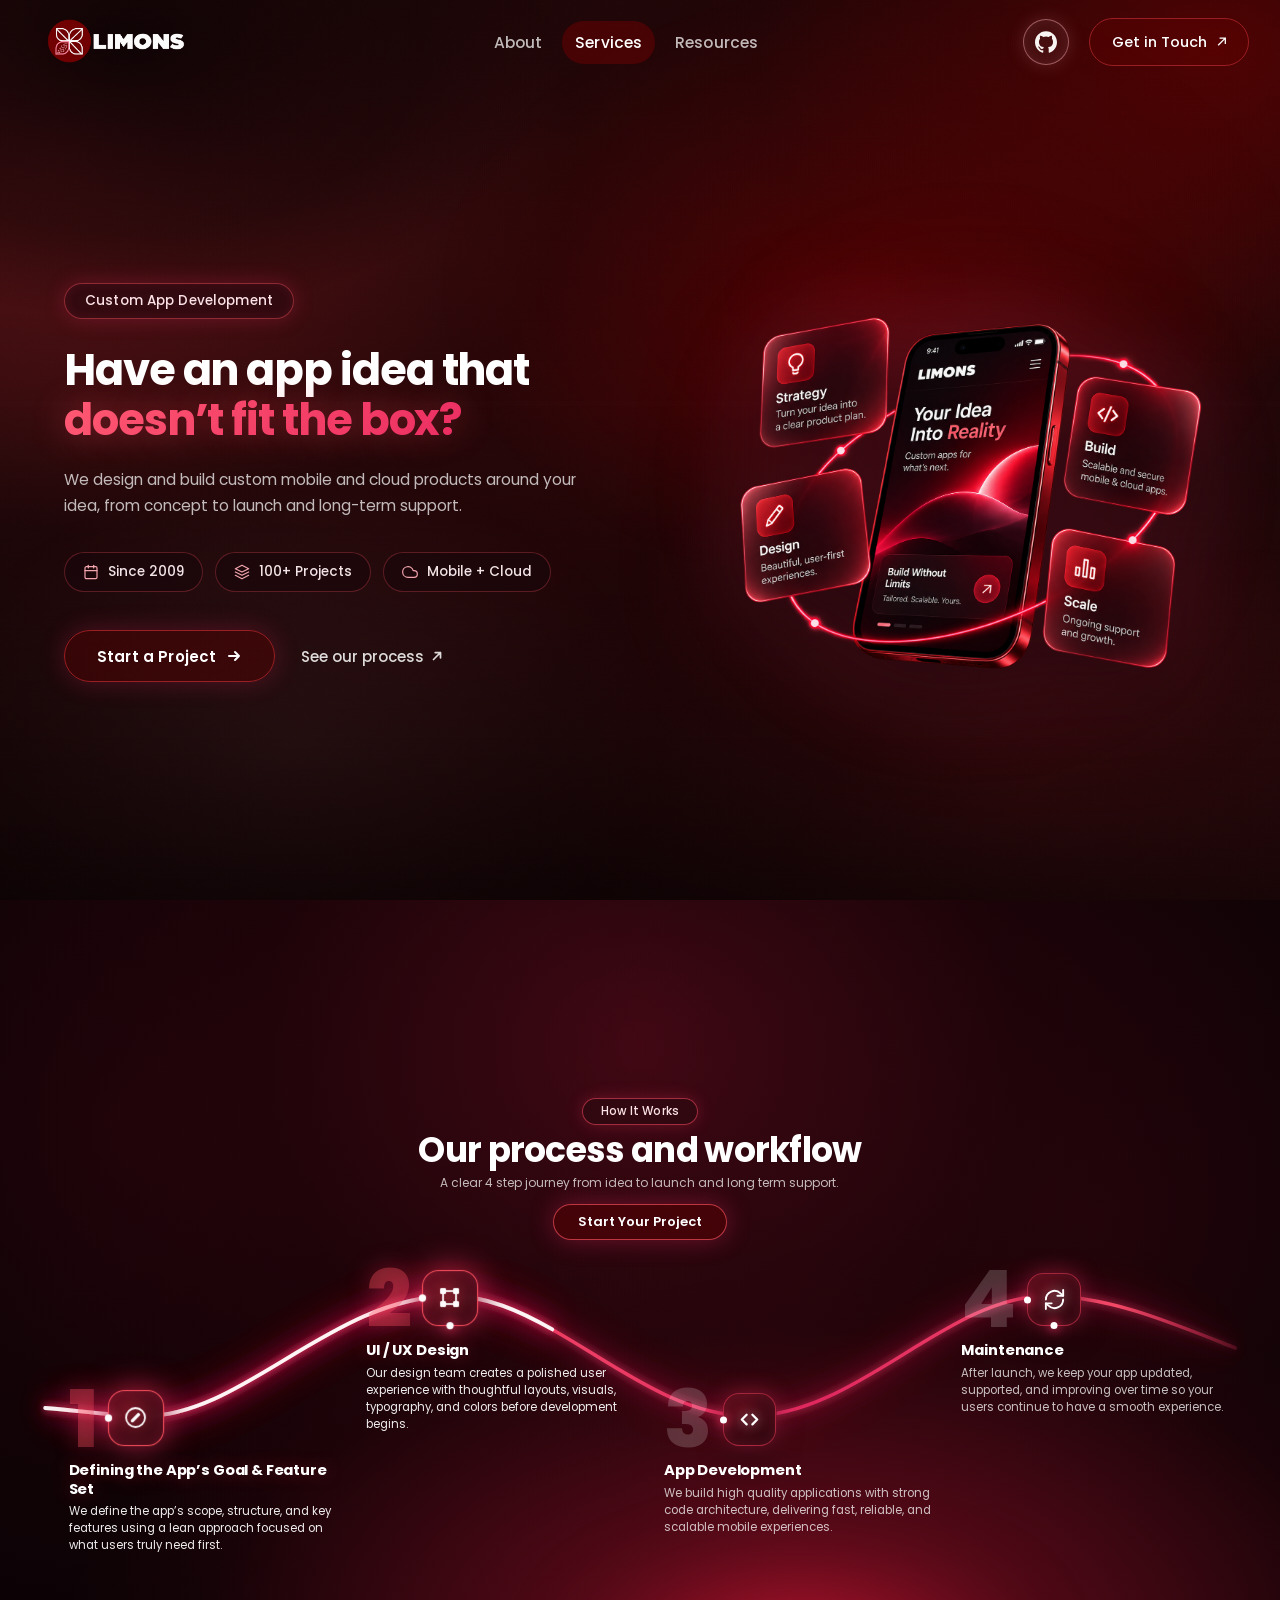
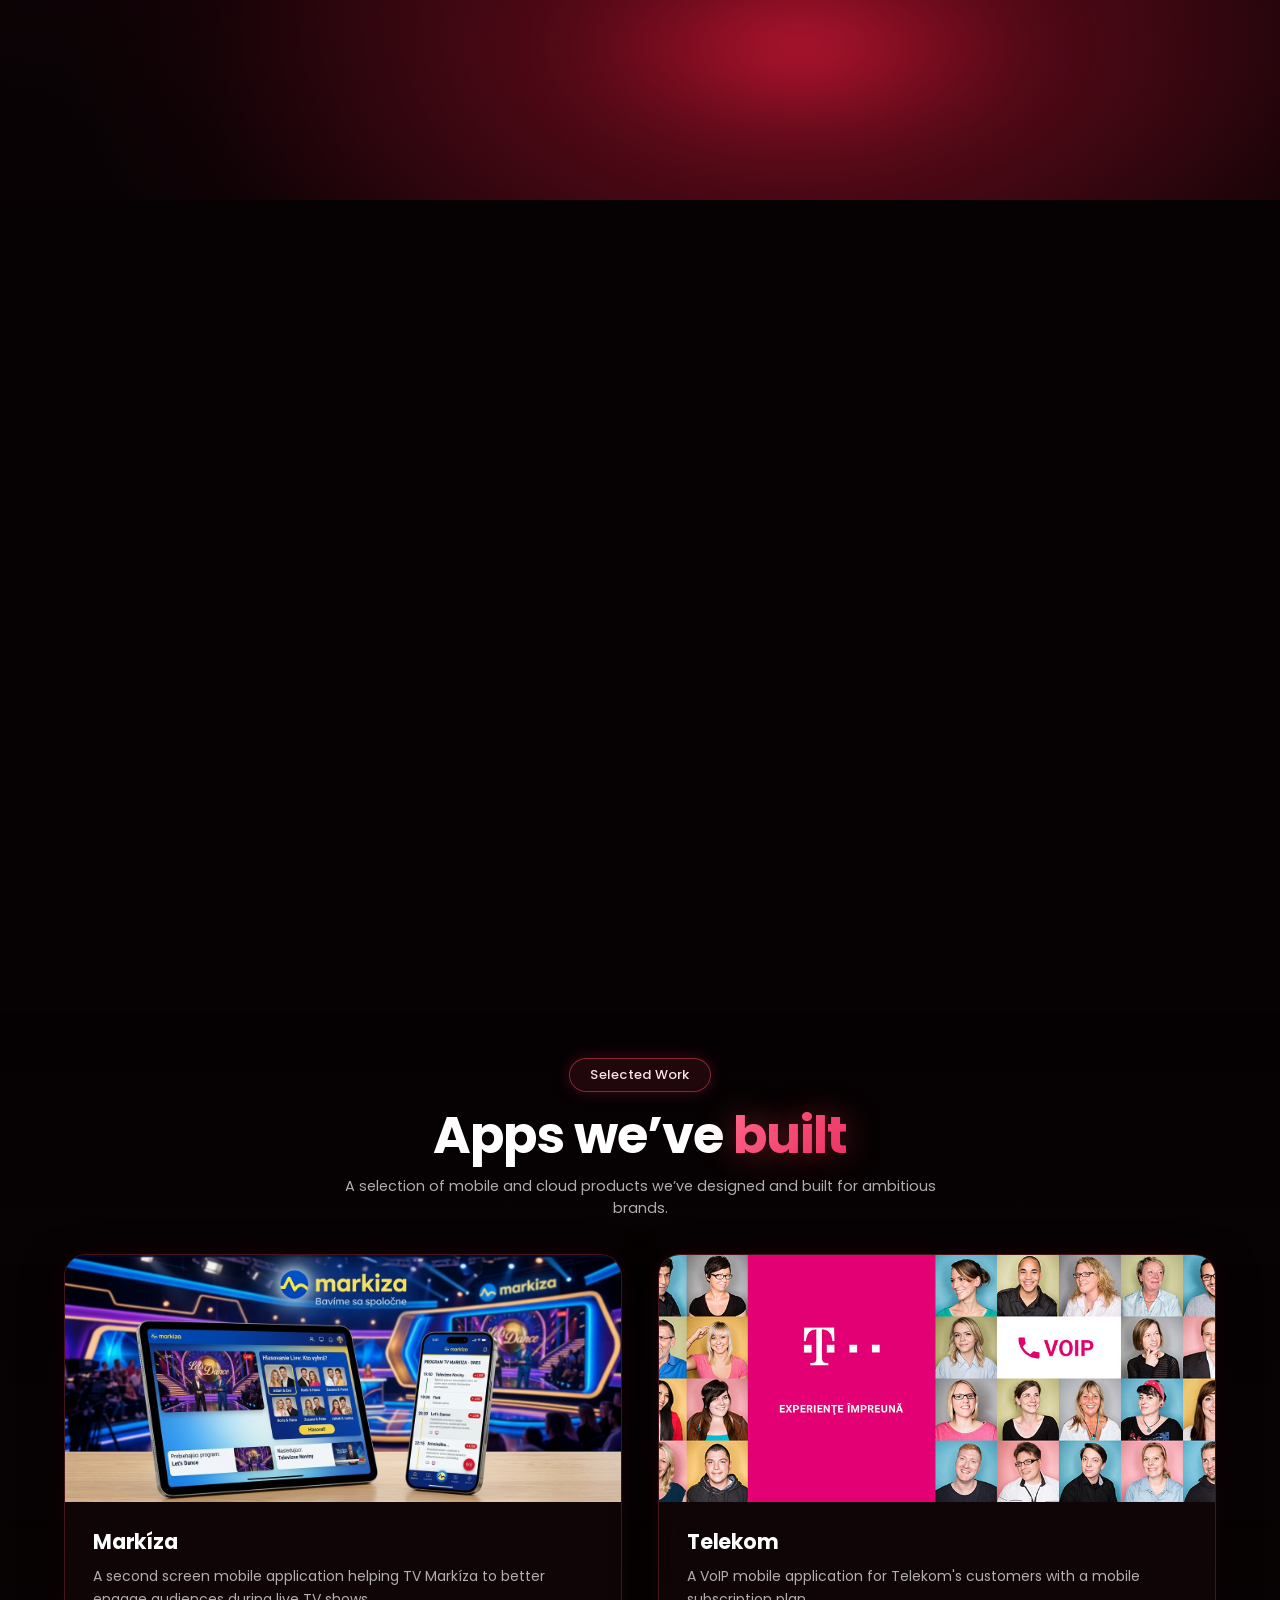
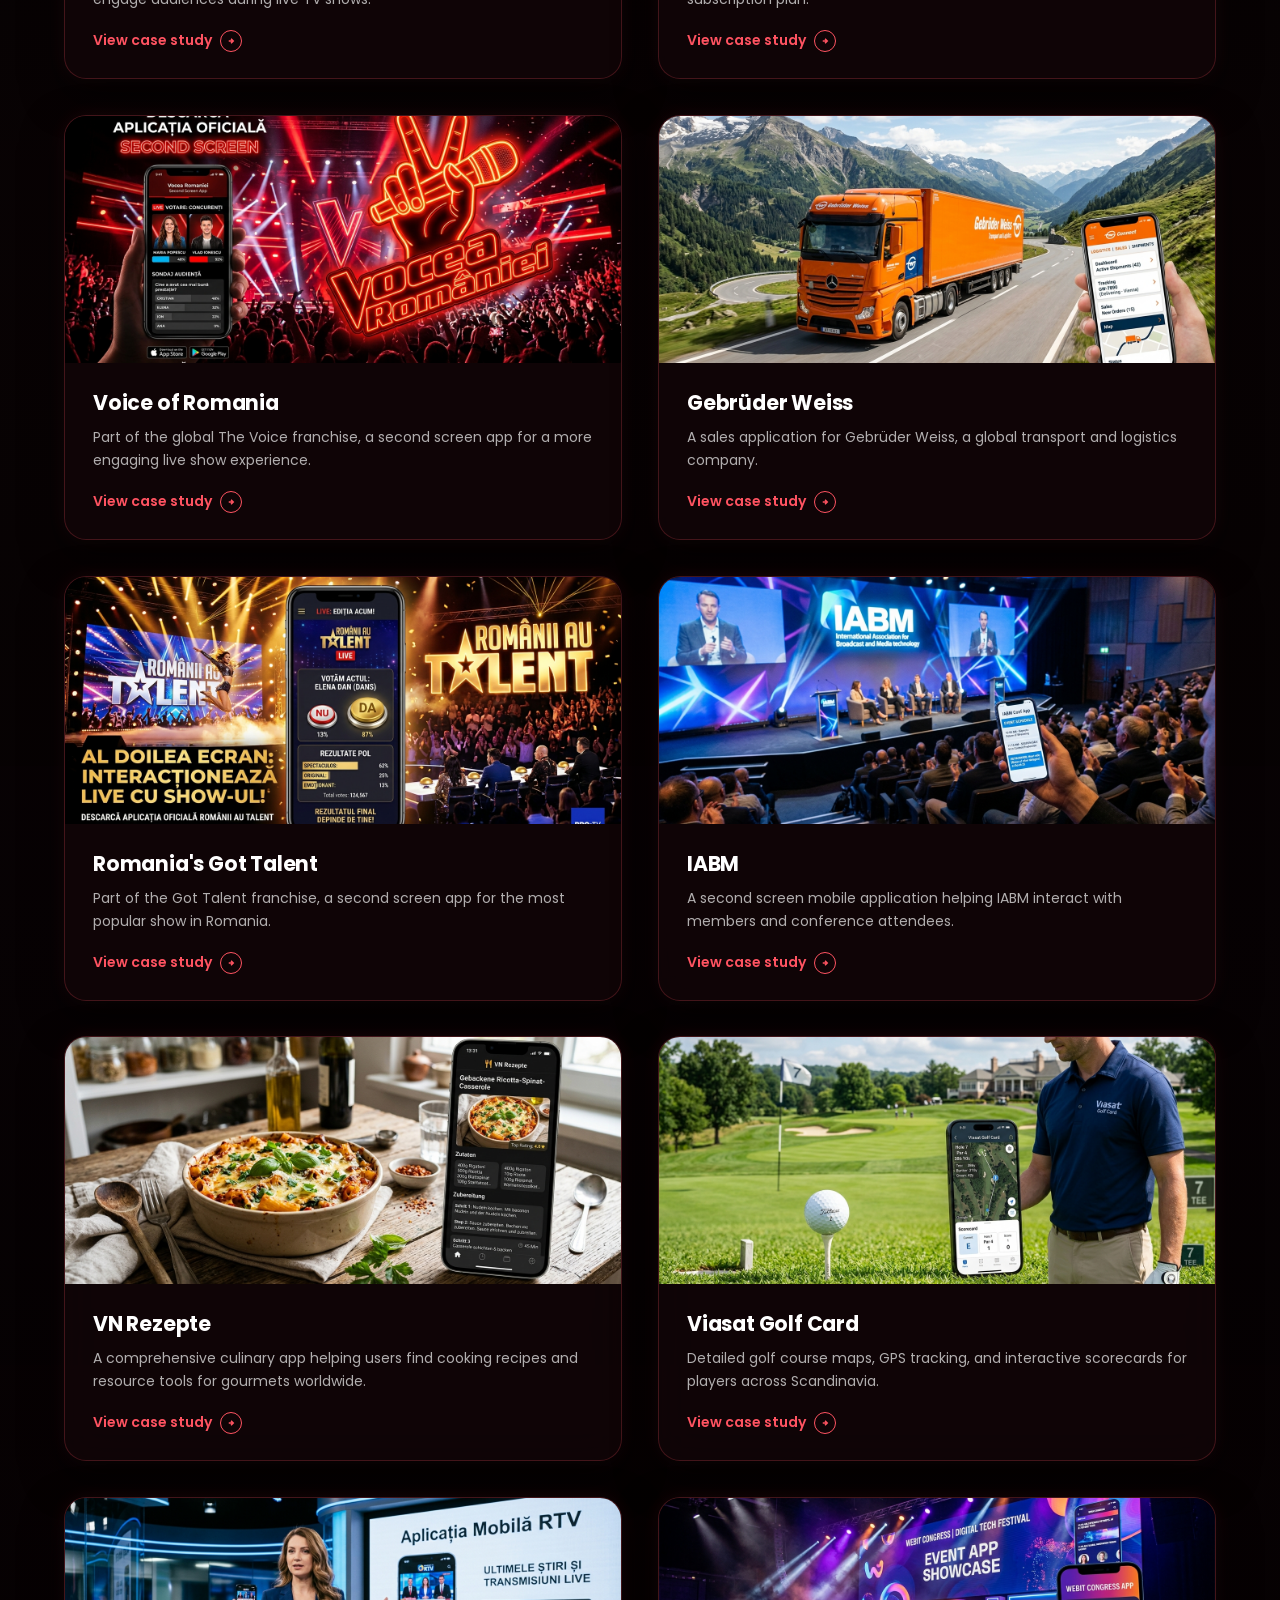
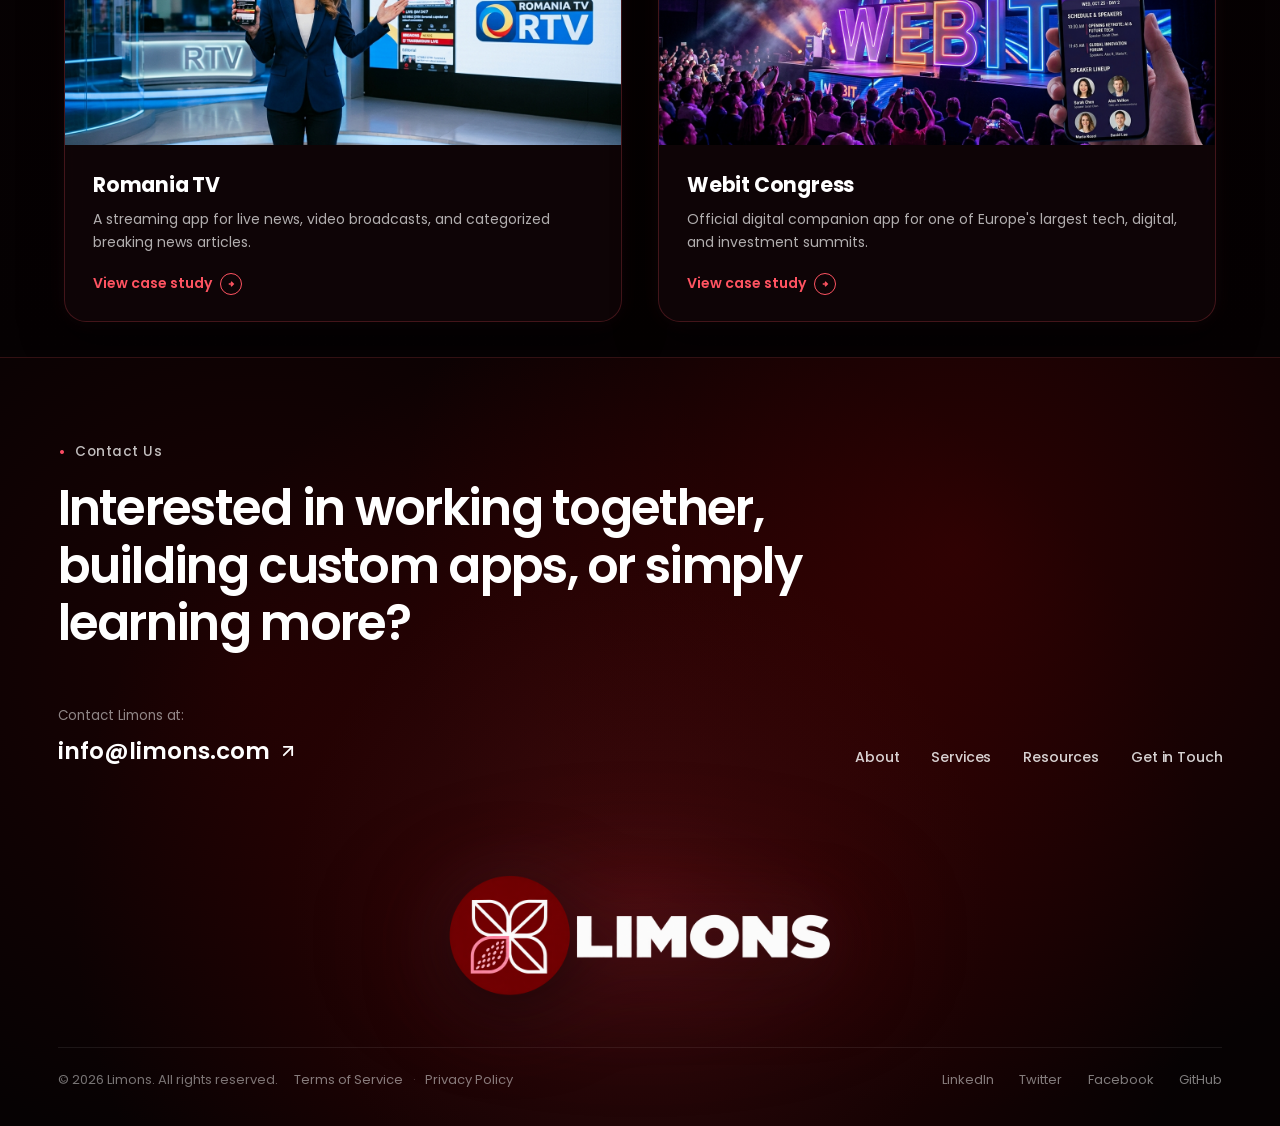
<file: services.html>
<!DOCTYPE html>
<html lang="en">
<head>
  <meta charset="UTF-8">
  <meta name="viewport" content="width=device-width, initial-scale=1.0">
  <meta name="description" content="Custom Mobile Development Services | We design and build bespoke mobile and cloud products around your idea, from concept to launch and long-term support.">
  <title>Services | Limons | We Build Apps</title>
  <link rel="icon" type="image/png" href="assets/images/brand/favicon.png">
  <link rel="shortcut icon" href="favicon.ico">
  <link rel="apple-touch-icon" href="assets/images/brand/favicon.png">
  
  <link rel="preconnect" href="https://fonts.googleapis.com">
  <link rel="preconnect" href="https://fonts.gstatic.com" crossorigin>
  <link href="https://fonts.googleapis.com/css2?family=Poppins:ital,wght@0,300;0,400;0,500;0,600;0,700;0,800;1,400;1,600&display=swap" rel="stylesheet">
  
  <style>
    :root {
      --u: min(100vw / 1672, 100vh / 941);
      --maroon: #680202;
      --brand-red: #9A1E23;
      --neon-red: #ff3366;
      --neon-pink: #ff5361;
      --neon-glow: rgba(255, 51, 102, 0.45);
      --pink: #F3A5AD;
      --ink: #060203;
      --paper: #F7F4F1;
      --ease: cubic-bezier(.16, 1, .3, 1);
    }

    * {
      margin: 0;
      padding: 0;
      box-sizing: border-box;
    }

    html {
      scroll-behavior: smooth;
      background: #060203;
      color: #fff;
      font-family: 'Poppins', system-ui, -apple-system, sans-serif;
      scrollbar-width: thin;
      scrollbar-color: #9A1E23 #0a0304;
    }

    ::-webkit-scrollbar { width: 9px; height: 9px; }
    ::-webkit-scrollbar-track { background: #0a0304; }
    ::-webkit-scrollbar-thumb {
      background: linear-gradient(#c2244a, #680202);
      border-radius: 99px;
      border: 2px solid #0a0304;
    }
    ::-webkit-scrollbar-thumb:hover { background: linear-gradient(#ff3d6e, #9A1E23); }

    body {
      background: #060203;
      color: #fff;
      font-family: 'Poppins', system-ui, -apple-system, sans-serif;
      overflow-x: hidden;
      min-height: 100vh;
      position: relative;
    }

    /* ---------- GLOBAL AURORA & NOISE (Exact match to Home Page) ---------- */
    .bg-aurora-wrap {
      position: fixed;
      inset: 0;
      pointer-events: none;
      z-index: 0;
      overflow: hidden;
    }

    @keyframes auroraA {
      0% { transform: translate3d(-3%, -2%, 0) rotate(0deg) scale(1); }
      50% { transform: translate3d(3%, 3%, 0) rotate(6deg) scale(1.08); }
      100% { transform: translate3d(-2%, 3%, 0) rotate(-5deg) scale(1.03); }
    }

    @keyframes auroraB {
      0% { transform: translate3d(2%, 3%, 0) rotate(0deg) scale(1.04); }
      50% { transform: translate3d(-3%, -2%, 0) rotate(-7deg) scale(1.12); }
      100% { transform: translate3d(2%, -2%, 0) rotate(5deg) scale(1); }
    }

    .aurora-layer-1 {
      position: absolute;
      inset: -25%;
      background:
        radial-gradient(38% 40% at 20% 28%, rgba(154, 30, 35, .58), transparent 70%),
        radial-gradient(34% 36% at 80% 20%, rgba(104, 2, 2, .85), transparent 70%),
        radial-gradient(36% 38% at 70% 75%, rgba(154, 30, 35, .38), transparent 70%),
        linear-gradient(120deg, #1A0A0B 0%, #2a0709 50%, #1A0A0B 100%);
      animation: auroraA 30s ease-in-out infinite alternate;
      will-change: transform;
    }

    .aurora-layer-2 {
      position: absolute;
      inset: -25%;
      background:
        radial-gradient(28% 30% at 32% 72%, rgba(243, 165, 173, .12), transparent 70%),
        radial-gradient(32% 32% at 62% 38%, rgba(104, 2, 2, .65), transparent 70%),
        radial-gradient(40% 40% at 85% 85%, rgba(154, 30, 35, .3), transparent 70%);
      animation: auroraB 36s ease-in-out infinite alternate;
      will-change: transform;
    }

    .aurora-shade {
      position: absolute;
      inset: 0;
      background:
        radial-gradient(ellipse 42% 38% at 10% 5%, rgba(6, 2, 3, .85), rgba(6, 2, 3, .45) 55%, transparent 80%),
        linear-gradient(180deg, rgba(6, 2, 3, .2) 0%, transparent 45%, rgba(6, 2, 3, .75) 100%);
    }

    .aurora-noise {
      position: absolute;
      inset: 0;
      opacity: .055;
      mix-blend-mode: overlay;
      background-image: url("data:image/svg+xml,%3Csvg xmlns='http://www.w3.org/2000/svg' width='160' height='160'%3E%3Cfilter id='n'%3E%3CfeTurbulence baseFrequency='.9' numOctaves='2'/%3E%3C/filter%3E%3Crect width='160' height='160' filter='url(%23n)'/%3E%3C/svg%3E");
    }

    /* ---------- SHARED HEADER / NAVBAR ---------- */
    .site-header {
      position: absolute;
      top: 0;
      left: 0;
      width: 100%;
      z-index: 150;
      background: transparent;
      border: 0;
    }

    .header-inner {
      position: relative;
      width: 100%;
      max-width: none;
      margin: 0;
      height: 108px;
      display: flex;
      align-items: center;
      justify-content: space-between;
      padding: 0;
    }

    .brand-logo,
    .logo {
      position: absolute;
      left: calc(var(--u)*64);
      top: calc(var(--u)*6);
      display: flex;
      align-items: center;
      z-index: 100;
      text-decoration: none;
    }

    .brand-logo img,
    .logo img {
      height: calc(var(--u)*104);
      width: calc(var(--u)*104);
      display: block;
      object-fit: cover;
      object-position: 5% center;
      border-radius: 50%;
      clip-path: circle(46% at 50% 50%);
    }

    .nav-menu {
      position: absolute;
      top: calc(var(--u)*36);
      left: calc(var(--u)*470);
      width: calc(var(--u)*740);
      display: flex;
      align-items: center;
      justify-content: center;
      gap: calc(var(--u)*32);
      z-index: 90;
      pointer-events: auto;
    }

    .nav-link {
      font-size: calc(var(--u)*19.5);
      color: rgba(255, 255, 255, .72);
      text-decoration: none;
      transition: color .35s ease, background .35s ease;
      white-space: nowrap;
      display: inline-flex;
      align-items: center;
      gap: calc(var(--u)*6);
      cursor: pointer;
    }

    .nav-link:hover,
    .nav-link.on {
      color: #fff;
    }

    .drop-arrow {
      width: calc(var(--u)*10);
      height: calc(var(--u)*6);
      transition: transform .5s var(--ease);
      stroke: currentColor;
    }

    .nav-item-dropdown {
      position: relative;
      display: inline-flex;
      align-items: center;
      padding: calc(var(--u)*8) 0;
    }

    .nav-item-dropdown:hover .drop-arrow {
      transform: rotate(180deg);
    }

    .dropdown-menu {
      position: absolute;
      top: 100%;
      left: 50%;
      transform: translateX(-50%) translateY(12px);
      width: calc(var(--u)*360);
      min-width: 290px;
      background: rgba(12, 4, 7, 0.96);
      backdrop-filter: blur(24px);
      -webkit-backdrop-filter: blur(24px);
      border: 1px solid rgba(255, 83, 97, 0.35);
      border-radius: calc(var(--u)*18);
      padding: calc(var(--u)*10);
      box-shadow: 0 calc(var(--u)*24) calc(var(--u)*60) rgba(0, 0, 0, 0.8), 0 0 calc(var(--u)*30) rgba(255, 83, 97, 0.18);
      opacity: 0;
      visibility: hidden;
      pointer-events: none;
      transition: opacity .45s var(--ease), transform .55s var(--ease), visibility .45s;
      z-index: 120;
    }

    .nav-item-dropdown:hover .dropdown-menu,
    .nav-item-dropdown:focus-within .dropdown-menu {
      opacity: 1;
      visibility: visible;
      pointer-events: auto;
      transform: translateX(-50%) translateY(0);
    }

    .dropdown-item {
      display: flex;
      align-items: center;
      gap: calc(var(--u)*12);
      padding: calc(var(--u)*10) calc(var(--u)*14);
      border-radius: calc(var(--u)*12);
      color: rgba(255, 255, 255, 0.82);
      text-decoration: none;
      transition: all .35s var(--ease);
    }

    .dropdown-item:hover {
      background: rgba(255, 83, 97, 0.18);
      color: #fff;
      transform: translateX(calc(var(--u)*4));
    }

    .drop-badge {
      width: calc(var(--u)*34);
      height: calc(var(--u)*34);
      border-radius: calc(var(--u)*10);
      background: rgba(255, 255, 255, 0.08);
      border: 1px solid rgba(255, 255, 255, 0.15);
      display: grid;
      place-items: center;
      color: var(--pink);
      flex-shrink: 0;
      transition: all 0.3s ease;
    }

    .drop-badge svg {
      width: calc(var(--u)*18);
      height: calc(var(--u)*18);
      stroke: currentColor;
      fill: none;
      stroke-width: 1.8;
      stroke-linecap: round;
      stroke-linejoin: round;
    }

    .dropdown-item:hover .drop-badge {
      background: linear-gradient(135deg, #ff5361, #ea2b64);
      color: #fff;
      border-color: transparent;
      box-shadow: 0 0 calc(var(--u)*14) rgba(255, 83, 97, 0.45);
    }

    .drop-text {
      display: flex;
      flex-direction: column;
      text-align: left;
    }

    .drop-title {
      font-size: calc(var(--u)*14.5);
      font-weight: 600;
      color: #fff;
      line-height: 1.2;
    }

    .drop-desc {
      font-size: calc(var(--u)*11);
      color: rgba(255, 255, 255, 0.52);
      margin-top: calc(var(--u)*2);
      line-height: 1.2;
    }

    .header-actions {
      position: absolute;
      left: calc(var(--u)*1286);
      top: calc(var(--u)*20);
      display: flex;
      align-items: center;
      gap: calc(var(--u)*16);
      z-index: 110;
    }

    .gh-trigger {
      width: 44px;
      height: 44px;
      border-radius: 50%;
      background: rgba(255, 255, 255, 0.06);
      border: 1px solid rgba(255, 255, 255, 0.14);
      display: grid;
      place-items: center;
      color: #fff;
      text-decoration: none;
      transition: all 0.3s ease;
    }

    .gh-trigger svg {
      width: 20px;
      height: 20px;
      fill: currentColor;
    }

    .gh-trigger:hover {
      background: rgba(255, 83, 97, 0.22);
      border-color: rgba(255, 83, 97, 0.5);
      box-shadow: 0 0 16px rgba(255, 83, 97, 0.4);
    }

    .gh-modal {
      position: absolute;
      top: calc(100% + 12px);
      right: 0;
      width: 320px;
      background: rgba(18, 5, 8, 0.97);
      backdrop-filter: blur(24px);
      -webkit-backdrop-filter: blur(24px);
      border: 1px solid rgba(255, 83, 97, 0.28);
      border-radius: 20px;
      padding: 24px 26px;
      box-shadow: 0 20px 50px rgba(0, 0, 0, 0.8), 0 0 30px rgba(154, 30, 35, 0.25);
      opacity: 0;
      visibility: hidden;
      transform: translateY(10px);
      transition: opacity 0.35s ease, transform 0.35s ease, visibility 0.35s ease;
      z-index: 9999;
      pointer-events: none;
      display: flex;
      flex-direction: column;
      gap: 10px;
      text-align: left;
    }

    .gh-modal::before {
      content: "";
      position: absolute;
      top: -20px;
      left: 0;
      right: 0;
      height: 24px;
      background: transparent;
    }

    .gh-hover:hover .gh-modal,
    .gh-hover:focus-within .gh-modal,
    .gh-hover.is-open .gh-modal,
    .gh-trigger:hover + .gh-modal,
    .gh-modal:hover {
      opacity: 1;
      visibility: visible;
      transform: translateY(0);
      pointer-events: auto;
    }

    .gh-modal h4 {
      font-size: 24px;
      font-weight: 700;
      color: #fff;
      margin: 0;
      letter-spacing: -0.02em;
      line-height: 1.25;
    }

    .gh-modal p {
      font-size: 14px;
      line-height: 1.55;
      color: rgba(255, 255, 255, 0.72);
      margin: 0 0 6px 0;
      font-weight: 400;
    }

    .gh-modal-btn {
      display: inline-flex;
      align-items: center;
      gap: 10px;
      padding: 10px 18px;
      border-radius: 12px;
      font-size: 14px;
      font-weight: 600;
      color: #fff;
      background: rgba(255, 255, 255, 0.08);
      border: 1px solid rgba(255, 255, 255, 0.18);
      text-decoration: none;
      width: fit-content;
      transition: all 0.25s ease;
      cursor: pointer;
    }

    .gh-modal-btn:hover {
      background: rgba(255, 83, 97, 0.22);
      border-color: rgba(255, 83, 97, 0.5);
      box-shadow: 0 4px 18px rgba(234, 43, 100, 0.35);
      color: #fff;
      transform: translateY(-1px);
    }

    .btn-contact {
      position: relative;
      width: calc(var(--u)*172);
      height: calc(var(--u)*54);
      border: calc(var(--u)*1.6) solid #c04057;
      border-radius: 99px;
      display: flex;
      align-items: center;
      justify-content: center;
      gap: calc(var(--u)*9);
      font-size: calc(var(--u)*18.5);
      font-weight: 500;
      color: #fff;
      text-decoration: none;
      background: rgba(80, 10, 20, .25);
      transition: background .35s, box-shadow .35s, transform .2s;
      white-space: nowrap;
    }

    .btn-contact:hover {
      background: rgba(192, 64, 87, .35);
      box-shadow: 0 0 calc(var(--u)*30) rgba(192, 64, 87, .45);
      transform: translateY(-1px);
    }

    .btn-contact svg {
      width: calc(var(--u)*15);
      height: calc(var(--u)*15);
    }

    .mobile-toggle {
      display: none;
      flex-direction: column;
      gap: 5px;
      background: transparent;
      border: none;
      cursor: pointer;
      padding: 8px;
      z-index: 330;
    }

    .mobile-toggle span {
      display: block;
      width: 24px;
      height: 2px;
      background: #fff;
      border-radius: 2px;
      transition: transform 0.3s ease, opacity 0.3s ease;
    }

    /* ===================================================================
       SECTION 1: HERO SECTION (Exact Match to Screenshot 1)
       =================================================================== */
    .services-hero {
      position: relative;
      min-height: 100vh;
      display: flex;
      align-items: center;
      justify-content: center;
      padding: 135px clamp(24px, 5vw, 90px) 70px;
      z-index: 10;
      overflow: hidden;
    }

    .hero-container {
      width: 100%;
      max-width: 1420px;
      margin: 0 auto;
      display: grid;
      grid-template-columns: 1.15fr 0.95fr;
      align-items: center;
      gap: clamp(24px, 3.5vw, 60px);
    }

    /* Left Column */
    .hero-content {
      position: relative;
      z-index: 2;
    }

    .pill-badge {
      display: inline-flex;
      align-items: center;
      gap: 8px;
      padding: 7px 20px;
      border-radius: 999px;
      font-size: 13.5px;
      font-weight: 500;
      letter-spacing: 0.01em;
      color: #fce2e6;
      background: rgba(45, 10, 16, 0.7);
      border: 1px solid rgba(255, 83, 97, 0.45);
      box-shadow: 0 0 20px rgba(234, 43, 100, 0.25), inset 0 0 12px rgba(234, 43, 100, 0.12);
      margin-bottom: 26px;
      backdrop-filter: blur(12px);
      -webkit-backdrop-filter: blur(12px);
    }

    .hero-title {
      font-size: clamp(28px, 3.4vw, 52px);
      font-weight: 700;
      line-height: 1.14;
      letter-spacing: -0.025em;
      color: #ffffff;
      margin-bottom: 22px;
    }

    .hero-title .title-top-line {
      display: inline-block;
      white-space: nowrap !important;
    }

    .hero-title .highlight-red {
      display: inline-block;
      white-space: nowrap !important;
      color: #ff4d68;
      background: linear-gradient(135deg, #ff5c77 0%, #ea2b64 100%);
      -webkit-background-clip: text;
      -webkit-text-fill-color: transparent;
      text-shadow: 0 0 35px rgba(255, 83, 97, 0.45);
    }

    @media (max-width: 520px) {
      .hero-title .title-top-line,
      .hero-title .highlight-red {
        white-space: normal !important;
      }
    }

    .hero-description {
      font-size: clamp(15.5px, 1.15vw, 17.5px);
      line-height: 1.65;
      color: rgba(255, 255, 255, 0.72);
      max-width: 530px;
      margin-bottom: 34px;
      font-weight: 400;
    }

    /* Badges Row */
    .hero-badges-row {
      display: flex;
      flex-wrap: wrap;
      align-items: center;
      gap: 12px;
      margin-bottom: 38px;
    }

    .feature-pill {
      display: inline-flex;
      align-items: center;
      gap: 9px;
      padding: 9px 18px;
      border-radius: 999px;
      background: rgba(25, 7, 12, 0.65);
      border: 1px solid rgba(255, 83, 97, 0.28);
      font-size: 13.5px;
      font-weight: 500;
      color: #f2e4e6;
      backdrop-filter: blur(14px);
      -webkit-backdrop-filter: blur(14px);
      transition: all 0.3s ease;
    }

    .feature-pill:hover {
      border-color: rgba(255, 83, 97, 0.55);
      background: rgba(45, 12, 20, 0.85);
      box-shadow: 0 0 16px rgba(255, 83, 97, 0.25);
      transform: translateY(-2px);
    }

    .feature-pill svg {
      width: 16px;
      height: 16px;
      stroke: var(--pink);
      fill: none;
      stroke-width: 1.8;
      stroke-linecap: round;
      stroke-linejoin: round;
      flex-shrink: 0;
    }

    /* CTA Row */
    .hero-cta-row {
      display: flex;
      align-items: center;
      gap: 26px;
      flex-wrap: wrap;
    }

    .btn-start-project {
      position: relative;
      display: inline-flex;
      align-items: center;
      justify-content: center;
      gap: 10px;
      height: 52px;
      padding: 0 32px;
      border-radius: 999px;
      background: rgba(104, 2, 2, 0.35);
      border: 1.5px solid #9A1E23;
      box-shadow: 0 0 24px rgba(234, 43, 100, 0.25);
      color: #fff;
      font-size: 15px;
      font-weight: 600;
      text-decoration: none;
      letter-spacing: 0.01em;
      transition: all 0.35s cubic-bezier(.16, 1, .3, 1);
      overflow: hidden;
      isolation: isolate;
    }

    .btn-start-project::before {
      content: "";
      position: absolute;
      left: -12%;
      right: -12%;
      bottom: -2px;
      height: 0;
      z-index: -1;
      background: linear-gradient(0deg, #680202 0%, #ea2b64 100%);
      border-radius: 50% 50% 0 0 / 100% 100% 0 0;
      transition: height 0.55s cubic-bezier(.16, 1, .3, 1), border-radius 0.55s cubic-bezier(.16, 1, .3, 1);
      pointer-events: none;
    }

    .btn-start-project:hover::before,
    .btn-start-project:focus-visible::before {
      height: 145%;
      border-radius: 0;
    }

    .btn-start-project:hover {
      border-color: #ff5361;
      box-shadow: 0 10px 32px rgba(255, 83, 97, 0.65), 0 0 60px rgba(234, 43, 100, 0.35);
      transform: translateY(-2px);
    }

    .btn-start-project > * {
      position: relative;
      z-index: 1;
    }

    .btn-start-project svg {
      width: 16px;
      height: 16px;
      stroke: currentColor;
      fill: none;
      stroke-width: 2;
      stroke-linecap: round;
      stroke-linejoin: round;
      transition: transform 0.3s ease;
    }

    .btn-start-project:hover svg {
      transform: translateX(4px);
    }

    .link-process {
      display: inline-flex;
      align-items: center;
      gap: 6px;
      font-size: 15px;
      font-weight: 500;
      color: rgba(255, 255, 255, 0.85);
      text-decoration: none;
      transition: color 0.25s ease, transform 0.25s ease;
      padding: 6px 0;
    }

    .link-process:hover {
      color: #ff6b8b;
      transform: translateX(2px);
    }

    .link-process svg {
      width: 14px;
      height: 14px;
      stroke: currentColor;
      fill: none;
      stroke-width: 2;
      stroke-linecap: round;
      stroke-linejoin: round;
      transition: transform 0.3s ease;
    }

    .link-process:hover svg {
      transform: translate(2px, -2px);
    }

    /* Right Column (Visual Image) */
    .hero-visual {
      position: relative;
      display: flex;
      align-items: center;
      justify-content: center;
    }

    .hero-glow-back {
      position: absolute;
      width: 100%;
      height: 100%;
      max-width: 580px;
      max-height: 580px;
      border-radius: 50%;
      background: radial-gradient(circle, rgba(234, 43, 100, 0.28) 0%, rgba(154, 30, 35, 0.15) 45%, transparent 72%);
      filter: blur(55px);
      pointer-events: none;
      z-index: 1;
      animation: pulseGlow 6s ease-in-out infinite alternate;
    }

    @keyframes pulseGlow {
      0% { transform: scale(0.92); opacity: 0.75; }
      100% { transform: scale(1.08); opacity: 1; }
    }

    /* Hero Mockup Bottom-To-Top Reveal Animation (Exact Match to User Request) */
    .hero-mockup-reveal {
      position: relative;
      z-index: 2;
      width: 100%;
      display: flex;
      justify-content: center;
      opacity: 0;
      transform: translateY(85px);
      transition:
        opacity 1.2s cubic-bezier(0.16, 1, 0.3, 1) 0.15s,
        transform 1.3s cubic-bezier(0.16, 1, 0.3, 1) 0.15s;
      will-change: opacity, transform;
    }

    .hero-mockup-reveal.in {
      opacity: 1;
      transform: translateY(0);
    }

    .hero-img-wrap {
      position: relative;
      z-index: 2;
      width: 100%;
      display: flex;
      justify-content: center;
      animation: floatHero 6s ease-in-out infinite alternate;
    }

    @keyframes floatHero {
      0% { transform: translateY(0px) rotate(0deg); }
      50% { transform: translateY(-8px) rotate(0.4deg); }
      100% { transform: translateY(6px) rotate(-0.3deg); }
    }

    .hero-main-img {
      width: 100%;
      max-width: 660px;
      height: auto;
      object-fit: contain;
      filter: drop-shadow(0 25px 45px rgba(0, 0, 0, 0.65)) drop-shadow(0 0 40px rgba(255, 51, 102, 0.25));
    }

    /* ===================================================================
       SECTION 2: PINNED PROCESS AND WORKFLOW (Screenshot Exact Match)
       =================================================================== */
    .process-pin-track {
      position: relative;
      height: 190vh; /* Smooth, responsive pinning scroll duration */
      z-index: 20;
    }

    .process-sticky-stage {
      position: sticky;
      top: 0;
      height: 100vh;
      height: 100dvh;
      width: 100%;
      display: flex;
      flex-direction: column;
      justify-content: center;
      align-items: center;
      padding: 20px clamp(18px, 3.5vw, 50px) 15px;
      box-sizing: border-box;
      background:
        /* Prominent maroon/crimson glow pool directly under Step 3 (Screenshot match) */
        radial-gradient(ellipse 65% 50% at 62% 84%, rgba(195, 22, 52, 0.58) 0%, rgba(135, 14, 36, 0.38) 45%, rgba(65, 6, 16, 0.16) 72%, transparent 88%),
        /* Ambient red glow behind top header */
        radial-gradient(circle at 50% 16%, rgba(175, 20, 50, 0.32) 0%, rgba(85, 8, 22, 0.16) 38%, transparent 70%),
        /* Subtle glow top-left */
        radial-gradient(circle at 10% 26%, rgba(130, 14, 34, 0.16) 0%, transparent 45%),
        /* Subtle glow far-right */
        radial-gradient(circle at 86% 36%, rgba(135, 15, 36, 0.16) 0%, transparent 45%),
        /* Deep dark black base (pitch dark under step 1) */
        #080204;
      overflow: hidden;
    }

    .process-inner-container {
      position: relative;
      width: 100%;
      max-width: 1360px;
      display: flex;
      flex-direction: column;
      align-items: center;
      margin: 0 auto;
    }

    /* Process Header */
    .process-header {
      text-align: center;
      margin-bottom: 8px;
      position: relative;
      z-index: 30;
      flex-shrink: 0;
    }

    .process-badge {
      display: inline-flex;
      align-items: center;
      padding: 4px 18px;
      border-radius: 999px;
      font-size: 11.5px;
      font-weight: 500;
      letter-spacing: 0.02em;
      color: #fce2e6;
      background: rgba(45, 10, 18, 0.65);
      border: 1px solid rgba(255, 75, 100, 0.55);
      box-shadow: 0 0 16px rgba(255, 51, 102, 0.25);
      margin-bottom: 6px;
      backdrop-filter: blur(12px);
    }

    .process-title {
      font-size: clamp(24px, 2.7vw, 38px);
      font-weight: 700;
      letter-spacing: -0.02em;
      color: #ffffff;
      margin-bottom: 4px;
      line-height: 1.15;
    }

    .process-subtitle {
      font-size: clamp(12px, 0.92vw, 14.5px);
      color: rgba(255, 255, 255, 0.72);
      max-width: 540px;
      margin: 0 auto 12px;
      line-height: 1.4;
    }

    .btn-workflow-start {
      position: relative;
      overflow: hidden;
      isolation: isolate;
      display: inline-flex;
      align-items: center;
      justify-content: center;
      height: 36px;
      padding: 0 24px;
      border-radius: 999px;
      background: rgba(104, 2, 2, 0.4);
      border: 1px solid rgba(255, 83, 97, 0.65);
      box-shadow: 0 0 25px rgba(234, 43, 100, 0.35);
      color: #ffffff;
      font-size: 13px;
      font-weight: 600;
      text-decoration: none;
      transition: all 0.35s cubic-bezier(.16, 1, .3, 1);
    }

    .btn-workflow-start::before {
      content: "";
      position: absolute;
      left: -12%;
      right: -12%;
      bottom: -2px;
      height: 0;
      z-index: -1;
      background: linear-gradient(0deg, #680202 0%, #ea2b64 100%);
      border-radius: 50% 50% 0 0 / 100% 100% 0 0;
      transition: height 0.55s cubic-bezier(.16, 1, .3, 1), border-radius 0.55s cubic-bezier(.16, 1, .3, 1);
      pointer-events: none;
    }

    .btn-workflow-start:hover::before,
    .btn-workflow-start:focus-visible::before {
      height: 145%;
      border-radius: 0;
    }

    .btn-workflow-start:hover {
      border-color: #ff5361;
      box-shadow: 0 0 32px rgba(255, 83, 97, 0.7), 0 0 60px rgba(234, 43, 100, 0.4);
      transform: translateY(-1px);
    }

    .btn-workflow-start > * {
      position: relative;
      z-index: 1;
    }

    /* Diagram Stage */
    .diagram-stage {
      position: relative;
      width: 100%;
      height: 350px;
      margin-top: 10px;
    }

    /* SVG Curved Wave Line */
    .diagram-svg-wrap {
      position: absolute;
      inset: 0;
      width: 100%;
      height: 100%;
      pointer-events: none;
      z-index: 2;
    }

    .diagram-svg {
      width: 100%;
      height: 100%;
      overflow: visible;
    }

    /* Base dormant glowing line */
    .wave-path-base {
      fill: none;
      stroke: url(#waveNeonGrad);
      stroke-width: 3.5px;
      stroke-linecap: round;
      opacity: 0.95;
    }

    /* Active colored line (draws with scroll) */
    .wave-path-active {
      fill: none;
      stroke: #ffffff;
      stroke-width: 3.8px;
      stroke-linecap: round;
      will-change: stroke-dashoffset;
      opacity: 0.95;
    }

    /* Step Nodes Layout */
    .step-node {
      position: absolute;
      width: 23%;
      max-width: 280px;
      z-index: 10;
      transition: all 0.4s var(--ease);
    }

    /* Coordinates for 4 Steps (Sinusoidal matching screenshot) */
    .step-node.step-1 {
      left: 2%;
      top: 130px;
    }

    .step-node.step-2 {
      left: 27%;
      top: 10px;
    }

    .step-node.step-3 {
      left: 52%;
      top: 130px;
    }

    /* Maroon shade glow directly under Step 3 (Screenshot match) */
    .step-node.step-3::after {
      content: "";
      position: absolute;
      left: 50%;
      top: 100%;
      transform: translateX(-50%);
      width: 480px;
      height: 220px;
      border-radius: 50%;
      background: radial-gradient(ellipse at center, rgba(210, 24, 55, 0.7) 0%, rgba(145, 14, 36, 0.45) 42%, rgba(75, 8, 20, 0.18) 70%, transparent 85%);
      filter: blur(28px);
      pointer-events: none;
      z-index: 1;
    }

    .step-node.step-4 {
      left: 77%;
      top: 10px;
    }

    /* Step Top Row: Big Number + Icon side by side */
    .step-top-row {
      display: flex;
      align-items: center;
      gap: 14px;
      margin-bottom: 10px;
    }

    /* Big Integer (1, 2, 3, 4 - screenshot scale) */
    .step-num {
      font-family: 'Poppins', system-ui, sans-serif;
      font-size: clamp(70px, 6.2vw, 94px);
      font-weight: 800;
      line-height: 0.8;
      color: rgba(255, 255, 255, 0.18);
      user-select: none;
      pointer-events: none;
      transition: color 0.4s var(--ease), text-shadow 0.4s var(--ease);
      flex-shrink: 0;
      letter-spacing: -0.04em;
    }

    .step-node.is-active .step-num,
    .step-node:hover .step-num {
      color: rgba(255, 83, 97, 0.35);
      text-shadow: 0 0 25px rgba(255, 51, 102, 0.35);
    }

    /* Glassmorphic Icon Box with Red Glow */
    .step-icon-box {
      position: relative;
      width: clamp(52px, 4.2vw, 60px);
      height: clamp(52px, 4.2vw, 60px);
      border-radius: 16px;
      background: radial-gradient(circle at 35% 30%, rgba(95, 14, 28, 0.95), rgba(28, 5, 10, 0.98));
      border: 1.5px solid rgba(255, 65, 95, 0.55);
      box-shadow: 0 0 22px rgba(255, 51, 102, 0.42),
                  inset 0 0 14px rgba(255, 51, 102, 0.22),
                  0 10px 24px rgba(0, 0, 0, 0.6);
      display: grid;
      place-items: center;
      backdrop-filter: blur(12px);
      -webkit-backdrop-filter: blur(12px);
      flex-shrink: 0;
      transition: transform 0.35s var(--ease), box-shadow 0.35s var(--ease), border-color 0.35s var(--ease);
    }

    .step-node.is-active .step-icon-box,
    .step-node:hover .step-icon-box {
      transform: translateY(-2px) scale(1.04);
      border-color: #ff5361;
      box-shadow: 0 0 32px rgba(255, 51, 102, 0.7),
                  inset 0 0 18px rgba(255, 51, 102, 0.35),
                  0 14px 30px rgba(0, 0, 0, 0.7);
    }

    .step-icon {
      width: clamp(22px, 1.8vw, 25px);
      height: clamp(22px, 1.8vw, 25px);
      stroke: #ffffff;
      fill: none;
      filter: drop-shadow(0 0 6px rgba(255, 255, 255, 0.5));
      transition: filter 0.35s var(--ease);
    }

    .step-node.is-active .step-icon {
      filter: drop-shadow(0 0 8px rgba(255, 83, 97, 0.9));
    }

    /* Glowing Dots on Curve / Icon edges */
    .step-dot {
      position: absolute;
      width: 7px;
      height: 7px;
      border-radius: 50%;
      background: #ffffff;
      box-shadow: 0 0 10px #ff3366, 0 0 18px #ff4d6d;
      z-index: 6;
      pointer-events: none;
    }

    .step-dot.dot-left {
      left: -4px;
      top: 50%;
      transform: translateY(-50%);
    }

    .step-dot.dot-bottom {
      bottom: -4px;
      left: 50%;
      transform: translateX(-50%);
    }

    /* Step Text Block (Directly below Number + Icon) */
    .step-text-block {
      position: relative;
      z-index: 5;
    }

    .step-heading {
      font-size: clamp(14.5px, 1.15vw, 17px);
      font-weight: 700;
      line-height: 1.25;
      color: #ffffff;
      margin: 0 0 5px 0;
      letter-spacing: -0.01em;
      transition: text-shadow 0.3s ease;
    }

    .step-node.is-active .step-heading {
      text-shadow: 0 0 18px rgba(255, 83, 97, 0.4);
    }

    .step-paragraph {
      font-size: clamp(11.5px, 0.85vw, 12.8px);
      line-height: 1.48;
      color: rgba(255, 255, 255, 0.74);
      margin: 0;
      max-width: 270px;
    }

    .step-node.is-active .step-paragraph {
      color: rgba(255, 255, 255, 0.92);
    }

    /* ===================================================================
       NEW SECTION 3: APPS WE'VE BUILT (Natural Flow Gap)
       =================================================================== */
    .apps-built-section {
      position: relative;
      padding: 48px clamp(24px, 5vw, 80px) 35px;
      margin-top: 0;
      z-index: 25;
      background: linear-gradient(180deg, transparent 0%, rgba(10, 3, 5, 0.5) 30%, transparent 100%);
    }

    .apps-built-container {
      max-width: 1380px;
      margin: 0 auto;
    }

    .apps-built-header {
      text-align: center;
      margin-bottom: 34px;
    }

    .apps-built-badge {
      display: inline-flex;
      align-items: center;
      padding: 6px 20px;
      border-radius: 999px;
      font-size: 13px;
      font-weight: 500;
      letter-spacing: 0.02em;
      color: #fce2e6;
      background: rgba(45, 10, 16, 0.7);
      border: 1px solid rgba(255, 83, 97, 0.45);
      box-shadow: 0 0 16px rgba(234, 43, 100, 0.25);
      margin-bottom: 14px;
      backdrop-filter: blur(12px);
    }

    .apps-built-title {
      font-size: clamp(34px, 4vw, 54px);
      font-weight: 700;
      letter-spacing: -0.02em;
      color: #ffffff;
      margin-bottom: 10px;
      line-height: 1.15;
    }

    .apps-built-title .highlight-built {
      color: #ff5a86;
      background: linear-gradient(135deg, #ff6b91 0%, #ea2b64 100%);
      -webkit-background-clip: text;
      -webkit-text-fill-color: transparent;
      text-shadow: 0 0 35px rgba(255, 83, 97, 0.45);
    }

    .apps-built-sub {
      font-size: clamp(14.5px, 1.1vw, 17px);
      color: rgba(255, 255, 255, 0.68);
      max-width: 620px;
      margin: 0 auto;
      line-height: 1.55;
    }

    /* 2-Column Grid of App Cards */
    .apps-built-grid {
      display: grid;
      grid-template-columns: repeat(2, 1fr);
      gap: clamp(24px, 3vw, 36px);
    }

    .app-card-item {
      position: relative;
      background: rgba(18, 5, 8, 0.82);
      border: 1px solid rgba(255, 83, 97, 0.22);
      border-radius: 22px;
      overflow: hidden;
      backdrop-filter: blur(20px);
      -webkit-backdrop-filter: blur(20px);
      box-shadow: 0 16px 40px rgba(0, 0, 0, 0.6), 0 0 20px rgba(255, 83, 97, 0.08);
      display: flex;
      flex-direction: column;
      transition: all 0.4s var(--ease);
    }

    .app-card-item:hover {
      border-color: rgba(255, 83, 97, 0.55);
      box-shadow: 0 20px 50px rgba(0, 0, 0, 0.75), 0 0 30px rgba(255, 83, 97, 0.25);
      transform: translateY(-4px);
    }

    .app-card-visual {
      position: relative;
      width: 100%;
      aspect-ratio: 2.25 / 1;
      overflow: hidden;
      background: #0f0306;
    }

    .app-card-visual img {
      width: 100%;
      height: 100%;
      object-fit: cover;
      object-position: center;
      transition: transform 0.6s var(--ease);
    }

    .app-card-item:hover .app-card-visual img {
      transform: scale(1.04);
    }

    .app-card-content {
      padding: 24px 28px 26px;
      display: flex;
      flex-direction: column;
      flex: 1;
    }

    .app-card-title {
      font-size: clamp(20px, 1.6vw, 24px);
      font-weight: 700;
      color: #ffffff;
      margin-bottom: 8px;
      letter-spacing: -0.01em;
    }

    .app-card-desc {
      font-size: 14px;
      line-height: 1.6;
      color: rgba(255, 255, 255, 0.68);
      margin-bottom: 20px;
      flex: 1;
    }

    .app-card-action {
      display: inline-flex;
      align-items: center;
      gap: 8px;
      width: fit-content;
      max-width: max-content;
      align-self: flex-start;
      background: transparent !important;
      background-image: none !important;
      border: none !important;
      box-shadow: none !important;
      outline: none;
      padding: 0;
      color: #ff5361;
      font-size: 14px;
      font-weight: 600;
      cursor: pointer;
      font-family: inherit;
      transition: color 0.25s ease, transform 0.25s ease;
      text-decoration: none;
    }

    .app-card-action:hover,
    .app-card-action:focus-visible {
      background: transparent !important;
      background-image: none !important;
      box-shadow: none !important;
      color: #ff7582;
      transform: translateX(3px);
    }

    .study-arrow-circle {
      width: 22px;
      height: 22px;
      border-radius: 50%;
      border: 1.5px solid currentColor;
      display: grid;
      place-items: center;
      transition: transform 0.3s ease;
      flex-shrink: 0;
    }

    .study-arrow-circle svg {
      width: 12px;
      height: 12px;
      stroke: currentColor;
      fill: none;
      stroke-width: 2;
    }

    .app-card-action:hover .study-arrow-circle {
      transform: translateX(3px);
    }

    /* ===================================================================
       SECTION 4: GET IN TOUCH / CONTACT SECTION (NuPhy Style + Limons Branding)
       =================================================================== */
    .services-inquiry-section {
      position: relative;
      padding: 48px clamp(24px, 5vw, 80px) 48px;
      z-index: 25;
      background: radial-gradient(40% 50% at 20% 70%, rgba(104, 2, 2, 0.25), transparent 70%),
                  radial-gradient(45% 45% at 85% 25%, rgba(154, 30, 35, 0.15), transparent 70%),
                  #060203;
      overflow: hidden;
    }

    .inquiry-container {
      max-width: 1320px;
      margin: 0 auto;
      display: grid;
      grid-template-columns: 1fr 1.08fr;
      gap: clamp(32px, 5vw, 80px);
      align-items: start;
    }

    /* Left Column: Heading + Mechanical Keyboard Visual */
    .inquiry-left {
      position: relative;
      display: flex;
      flex-direction: column;
    }

    .contact-eyebrow {
      font-size: 13px;
      font-weight: 400;
      color: rgba(255, 255, 255, 0.65);
      margin-bottom: 4px;
      letter-spacing: 0.01em;
    }

    .contact-main-title {
      font-size: clamp(30px, 3.2vw, 44px);
      font-weight: 700;
      letter-spacing: -0.025em;
      color: #ffffff;
      line-height: 1.05;
      margin-bottom: 6px;
    }

    .contact-visual-wrap {
      position: relative;
      width: 100%;
      display: flex;
      align-items: center;
      justify-content: flex-start;
      margin-left: calc(-1 * clamp(230px, 21vw, 340px));
      margin-top: -16px;
    }

    .contact-visual-glow {
      position: absolute;
      left: 24%;
      top: 15%;
      width: 480px;
      height: 480px;
      border-radius: 50%;
      background: radial-gradient(circle, rgba(234, 43, 100, 0.25) 0%, rgba(104, 2, 2, 0.12) 50%, transparent 70%);
      filter: blur(55px);
      pointer-events: none;
      z-index: 1;
      animation: pulseGlow 6s ease-in-out infinite alternate;
    }

    .contact-keyboard-img {
      position: relative;
      z-index: 2;
      width: clamp(690px, 54vw, 840px);
      max-width: none;
      height: auto;
      display: block;
      filter: drop-shadow(0 25px 50px rgba(0, 0, 0, 0.9)) drop-shadow(0 0 35px rgba(234, 43, 100, 0.22));
      transition: transform 0.6s cubic-bezier(0.16, 1, 0.3, 1);
    }

    .contact-visual-wrap:hover .contact-keyboard-img {
      transform: translateY(-4px) scale(1.01);
    }

    /* Right Column: Question + Meta + Underline Form */
    .inquiry-right {
      position: relative;
      display: flex;
      flex-direction: column;
      padding-top: 0;
    }

    .contact-question-title {
      font-size: clamp(14px, 1.35vw, 17.5px);
      font-weight: 500;
      color: #ffffff;
      line-height: 1.2;
      margin-bottom: 10px;
      letter-spacing: -0.01em;
      white-space: nowrap;
    }

    .contact-meta-row {
      display: grid;
      grid-template-columns: 1fr 1fr;
      gap: 20px;
      padding-bottom: 10px;
      margin-bottom: 14px;
      border-bottom: 1px solid rgba(255, 255, 255, 0.08);
    }

    .contact-meta-item {
      display: flex;
      flex-direction: column;
      gap: 3px;
    }

    .contact-meta-label {
      font-size: 11.5px;
      font-weight: 400;
      color: rgba(255, 255, 255, 0.5);
      letter-spacing: 0.01em;
    }

    .contact-meta-val {
      font-size: 13.5px;
      font-weight: 500;
      color: #ffffff;
    }

    .contact-mail-link {
      color: #ffffff;
      text-decoration: none;
      transition: color 0.25s ease;
    }

    .contact-mail-link:hover {
      color: #ff5361;
    }

    /* Minimalist Underline Form Inputs (Matches Reference Screenshot) */
    .contact-minimal-form {
      display: flex;
      flex-direction: column;
      gap: 12px;
      width: 100%;
    }

    .contact-field-group {
      position: relative;
      display: flex;
      flex-direction: column;
      gap: 3px;
    }

    .contact-field-label {
      font-size: 12px;
      font-weight: 400;
      color: rgba(255, 255, 255, 0.55);
      letter-spacing: 0.01em;
      transition: color 0.25s ease;
    }

    .contact-field-input,
    .contact-field-textarea {
      width: 100%;
      background: transparent !important;
      border: none !important;
      border-bottom: 1px solid rgba(255, 255, 255, 0.16) !important;
      border-radius: 0 !important;
      padding: 3px 0 6px 0;
      font-size: 14px;
      color: #ffffff;
      font-family: inherit;
      outline: none;
      transition: border-color 0.3s ease, box-shadow 0.3s ease;
    }

    .contact-field-textarea {
      min-height: 42px;
      height: 42px;
      resize: vertical;
    }

    .contact-field-input:focus,
    .contact-field-textarea:focus {
      border-bottom-color: #ff5361 !important;
      box-shadow: 0 1px 0 #ff5361, 0 8px 20px -8px rgba(255, 83, 97, 0.45) !important;
    }

    .contact-field-group:focus-within .contact-field-label {
      color: #ff5361;
    }

    /* Submit Button (Pill shape, centered in form) */
    .contact-submit-wrap {
      margin-top: 10px;
      width: 100%;
      display: flex;
      justify-content: center;
    }

    .btn-send {
      position: relative;
      overflow: hidden;
      isolation: isolate;
      width: fit-content !important;
      max-width: fit-content !important;
      display: inline-flex !important;
      align-items: center;
      justify-content: center;
      gap: 10px;
      padding: 0 38px !important;
      height: 44px;
      border-radius: 999px !important;
      background: rgba(104, 2, 2, 0.5);
      border: 1px solid rgba(255, 83, 97, 0.45);
      color: #fff;
      font-size: 13.5px;
      font-weight: 600;
      letter-spacing: 0.02em;
      cursor: pointer;
      transition: all 0.35s cubic-bezier(.16, 1, .3, 1);
      box-shadow: 0 8px 24px rgba(104, 2, 2, 0.4);
    }

    .btn-send::before {
      content: "";
      position: absolute;
      left: -12%;
      right: -12%;
      bottom: -2px;
      height: 0;
      z-index: -1;
      background: linear-gradient(0deg, #9A1E23 0%, #ea2b64 100%);
      border-radius: 50% 50% 0 0 / 100% 100% 0 0;
      transition: height 0.55s cubic-bezier(.16, 1, .3, 1), border-radius 0.55s cubic-bezier(.16, 1, .3, 1);
      pointer-events: none;
    }

    .btn-send:hover::before,
    .btn-send:focus-visible::before {
      height: 145%;
      border-radius: 0;
    }

    .btn-send:hover {
      border-color: #ff5361;
      box-shadow: 0 10px 32px rgba(255, 83, 97, 0.55);
      transform: translateY(-2px);
    }

    .btn-send > * {
      position: relative;
      z-index: 1;
    }

    @media (max-width: 980px) {
      .inquiry-container {
        grid-template-columns: 1fr;
        gap: 50px;
      }
      .contact-main-title {
        margin-bottom: 24px;
      }
      .contact-keyboard-img {
        max-width: 480px;
        margin: 0 auto;
      }
    }

    @media (max-width: 600px) {
      .contact-meta-row {
        grid-template-columns: 1fr;
        gap: 16px;
      }
    }



    /* ==========================================================
       DATAWIZZ-INSPIRED LUXURY CTA & BRAND FOOTER (Limons Branding)
    ========================================================== */
    .limons-cta-footer {
      position: relative;
      background: #060203;
      color: #ffffff;
      padding: clamp(72px, 9vh, 120px) 0 clamp(32px, 4vh, 48px);
      overflow: hidden;
      z-index: 30;
      border-top: 1px solid rgba(255, 83, 97, 0.18);
    }

    /* Ambient Diffuse Background Glow (Nebula lighting) */
    .cta-footer-nebula {
      position: absolute;
      inset: 0;
      pointer-events: none;
      z-index: 1;
      background:
        radial-gradient(circle at 75% 25%, rgba(104, 2, 2, 0.38) 0%, transparent 50%),
        radial-gradient(circle at 50% 70%, rgba(154, 30, 35, 0.32) 0%, rgba(104, 2, 2, 0.16) 42%, transparent 68%),
        radial-gradient(circle at 20% 40%, rgba(104, 2, 2, 0.22) 0%, transparent 45%);
    }

    .cta-footer-container {
      position: relative;
      z-index: 2;
      width: min(1200px, 91vw);
      margin: 0 auto;
      display: flex;
      flex-direction: column;
    }

    /* Top CTA Eyebrow: • Contact Us */
    .cta-eyebrow {
      display: inline-flex;
      align-items: center;
      gap: 9px;
      font-size: 13.5px;
      font-weight: 500;
      letter-spacing: 0.04em;
      color: rgba(255, 255, 255, 0.75);
      margin-bottom: clamp(14px, 2vh, 22px);
    }

    .cta-eyebrow .cta-bullet {
      color: #fa4b63;
      font-size: 16px;
      line-height: 1;
    }

    /* Big Headline */
    .cta-headline {
      font-size: clamp(32px, 3.8vw, 56px);
      font-weight: 600;
      line-height: 1.18;
      letter-spacing: -0.035em;
      color: #ffffff;
      max-width: 880px;
      margin: 0 0 clamp(44px, 6vh, 72px) 0;
    }

    /* Middle Row: Contact on Left, Nav on Right */
    .cta-mid-row {
      display: flex;
      justify-content: space-between;
      align-items: flex-end;
      flex-wrap: wrap;
      gap: 32px;
      margin-bottom: clamp(60px, 8vh, 100px);
    }

    .cta-contact-block {
      display: flex;
      flex-direction: column;
      gap: 8px;
    }

    .cta-contact-lbl {
      font-size: 13.5px;
      font-weight: 400;
      color: rgba(255, 255, 255, 0.52);
      letter-spacing: -0.01em;
    }

    .cta-email-link {
      display: inline-flex;
      align-items: center;
      gap: 8px;
      font-size: clamp(19px, 1.8vw, 25px);
      font-weight: 600;
      color: #ffffff;
      text-decoration: none;
      transition: color 0.25s ease;
    }

    .cta-email-link .arrow-icon {
      display: inline-block;
      width: 20px;
      height: 20px;
      transition: transform 0.25s ease;
    }

    .cta-email-link:hover {
      color: #fa4b63;
    }

    .cta-email-link:hover .arrow-icon {
      transform: translate(3px, -3px);
    }

    /* Right Nav Links */
    .cta-nav-links {
      display: flex;
      align-items: center;
      gap: clamp(20px, 2.5vw, 42px);
      flex-wrap: wrap;
    }

    .cta-nav-links a {
      font-size: clamp(14px, 1.1vw, 16px);
      font-weight: 500;
      color: rgba(255, 255, 255, 0.82);
      text-decoration: none;
      letter-spacing: -0.01em;
      transition: color 0.2s ease, transform 0.2s ease;
      position: relative;
    }

    .cta-nav-links a:hover {
      color: #ffffff;
      transform: translateY(-1px);
    }

    /* GIANT BRAND SIGNATURE (Datawizz style with Limons) */
    .cta-brand-display {
      position: relative;
      width: 100%;
      display: flex;
      justify-content: center;
      align-items: center;
      padding: clamp(20px, 3vh, 40px) 0 clamp(40px, 5vh, 65px);
    }

    .cta-brand-ambient {
      position: absolute;
      width: min(520px, 75vw);
      height: 150px;
      background: radial-gradient(ellipse at center, rgba(168, 25, 45, 0.42) 0%, rgba(104, 2, 2, 0.2) 48%, transparent 72%);
      filter: blur(55px);
      pointer-events: none;
      z-index: 1;
    }

    .cta-brand-link {
      display: block;
      width: 100%;
      max-width: clamp(260px, 34vw, 460px);
      margin: 0 auto;
      text-align: center;
      position: relative;
      z-index: 2;
    }

    .cta-giant-logo {
      width: 100%;
      max-width: 100%;
      height: auto;
      object-fit: contain;
      filter: drop-shadow(0 15px 40px rgba(0, 0, 0, 0.85)) drop-shadow(0 0 30px rgba(250, 75, 99, 0.16));
      user-select: none;
      transition: transform 0.5s cubic-bezier(0.16, 1, 0.3, 1), filter 0.5s ease;
    }

    .cta-giant-logo:hover {
      transform: scale(1.012);
      filter: drop-shadow(0 20px 50px rgba(0, 0, 0, 0.9)) drop-shadow(0 0 45px rgba(250, 75, 99, 0.28));
    }

    /* Bottom Copyright & Socials Bar */
    .cta-bottom-bar {
      display: flex;
      justify-content: space-between;
      align-items: center;
      flex-wrap: wrap;
      gap: 16px;
      padding-top: clamp(20px, 2.5vh, 28px);
      border-top: 1px solid rgba(255, 255, 255, 0.08);
      font-size: 13px;
      color: rgba(255, 255, 255, 0.45);
    }

    .cta-socials {
      display: flex;
      align-items: center;
      gap: clamp(18px, 2vw, 28px);
    }

    .cta-socials a {
      color: rgba(255, 255, 255, 0.48);
      text-decoration: none;
      font-size: 13px;
      transition: color 0.2s ease;
    }

    .cta-socials a:hover {
      color: #fa4b63;
    }

    /* ---------- INTERACTIVE CASE STUDY QUICK-VIEW MODAL ---------- */
    .app-modal-overlay {
      position: fixed;
      inset: 0;
      background: rgba(6, 2, 4, 0.85);
      backdrop-filter: blur(20px);
      -webkit-backdrop-filter: blur(20px);
      z-index: 1000;
      display: flex;
      align-items: center;
      justify-content: center;
      padding: 24px;
      opacity: 0;
      visibility: hidden;
      transition: opacity 0.3s ease, visibility 0.3s ease;
    }

    .app-modal-overlay.open {
      opacity: 1;
      visibility: visible;
    }

    .app-modal-content {
      position: relative;
      background: rgba(22, 6, 10, 0.95);
      border: 1px solid rgba(255, 83, 97, 0.4);
      box-shadow: 0 25px 70px rgba(0, 0, 0, 0.8), 0 0 40px rgba(255, 83, 97, 0.25);
      border-radius: 24px;
      width: min(720px, 94vw);
      max-height: 90vh;
      overflow-y: auto;
      padding: clamp(24px, 4vw, 42px);
      transform: translateY(20px) scale(0.97);
      transition: transform 0.35s var(--ease);
    }

    .app-modal-overlay.open .app-modal-content {
      transform: translateY(0) scale(1);
    }

    .modal-close-btn {
      position: absolute;
      top: 18px;
      right: 18px;
      width: 36px;
      height: 36px;
      border-radius: 50%;
      background: rgba(255, 255, 255, 0.08);
      border: 1px solid rgba(255, 255, 255, 0.15);
      color: #fff;
      display: grid;
      place-items: center;
      cursor: pointer;
      transition: all 0.25s ease;
    }

    .modal-close-btn:hover {
      background: #ff5361;
      border-color: #ff5361;
      transform: rotate(90deg);
    }

    .modal-badge {
      display: inline-block;
      font-size: 11.5px;
      font-weight: 700;
      letter-spacing: 0.1em;
      text-transform: uppercase;
      color: #ff5361;
      margin-bottom: 8px;
    }

    .modal-title {
      font-size: clamp(24px, 2.5vw, 32px);
      font-weight: 700;
      color: #fff;
      margin-bottom: 4px;
    }

    .modal-client {
      font-size: 13.5px;
      color: rgba(255, 255, 255, 0.55);
      margin-bottom: 20px;
    }

    .modal-img-wrap {
      width: 100%;
      border-radius: 16px;
      overflow: hidden;
      margin-bottom: 22px;
      border: 1px solid rgba(255, 255, 255, 0.1);
    }

    .modal-img-wrap img {
      width: 100%;
      height: auto;
      display: block;
    }

    .modal-tags {
      display: flex;
      flex-wrap: wrap;
      gap: 8px;
      margin-bottom: 18px;
    }

    .modal-tag {
      font-size: 11.5px;
      padding: 4px 12px;
      border-radius: 99px;
      background: rgba(255, 83, 97, 0.12);
      border: 1px solid rgba(255, 83, 97, 0.25);
      color: #f7b2ba;
    }

    .modal-desc {
      font-size: 14.5px;
      line-height: 1.7;
      color: rgba(255, 255, 255, 0.78);
      margin-bottom: 26px;
    }

    .modal-metrics {
      display: grid;
      grid-template-columns: repeat(3, 1fr);
      gap: 16px;
      padding: 18px;
      border-radius: 16px;
      background: rgba(255, 255, 255, 0.03);
      border: 1px solid rgba(255, 255, 255, 0.08);
      margin-bottom: 26px;
      text-align: center;
    }

    .modal-metric-num {
      font-size: 22px;
      font-weight: 700;
      color: #ff5361;
      margin-bottom: 2px;
    }

    .modal-metric-label {
      font-size: 11.5px;
      color: rgba(255, 255, 255, 0.55);
    }

    .btn-modal-inquire {
      position: relative;
      overflow: hidden;
      isolation: isolate;
      display: inline-flex;
      align-items: center;
      justify-content: center;
      gap: 8px;
      width: 100%;
      height: 48px;
      border-radius: 12px;
      background: rgba(104, 2, 2, 0.45);
      border: 1px solid rgba(255, 83, 97, 0.5);
      color: #fff;
      font-size: 14.5px;
      font-weight: 600;
      text-decoration: none;
      transition: all 0.35s cubic-bezier(.16, 1, .3, 1);
    }

    .btn-modal-inquire::before {
      content: "";
      position: absolute;
      left: -12%;
      right: -12%;
      bottom: -2px;
      height: 0;
      z-index: -1;
      background: linear-gradient(0deg, #9A1E23 0%, #ea2b64 100%);
      border-radius: 50% 50% 0 0 / 100% 100% 0 0;
      transition: height 0.55s cubic-bezier(.16, 1, .3, 1), border-radius 0.55s cubic-bezier(.16, 1, .3, 1);
      pointer-events: none;
    }

    .btn-modal-inquire:hover::before,
    .btn-modal-inquire:focus-visible::before {
      height: 145%;
      border-radius: 0;
    }

    .btn-modal-inquire:hover {
      border-color: #ff5361;
      box-shadow: 0 10px 30px rgba(255, 83, 97, 0.55);
      transform: translateY(-2px);
    }

    .btn-modal-inquire > * {
      position: relative;
      z-index: 1;
    }

    /* Toast Notification */
    .toast-popup {
      position: fixed;
      bottom: 30px;
      right: 30px;
      background: rgba(18, 5, 8, 0.95);
      border: 1.5px solid #ff4d6d;
      border-radius: 16px;
      padding: 18px 24px;
      box-shadow: 0 16px 45px rgba(0,0,0,0.8), 0 0 25px rgba(255, 51, 102, 0.4);
      display: flex;
      align-items: center;
      gap: 14px;
      z-index: 9999;
      transform: translateY(100px);
      opacity: 0;
      visibility: hidden;
      transition: all 0.4s var(--ease);
      backdrop-filter: blur(20px);
    }

    .toast-popup.show {
      transform: translateY(0);
      opacity: 1;
      visibility: visible;
    }

    .toast-check {
      width: 32px;
      height: 32px;
      border-radius: 50%;
      background: linear-gradient(135deg, #ff5361, #ea2b64);
      display: grid;
      place-items: center;
      color: #fff;
      flex-shrink: 0;
    }

    .toast-check svg {
      width: 16px;
      height: 16px;
      stroke: #fff;
      fill: none;
      stroke-width: 2.5;
    }

    .toast-content h6 {
      font-size: 14.5px;
      font-weight: 600;
      color: #fff;
      margin-bottom: 2px;
    }

    .toast-content p {
      font-size: 12px;
      color: rgba(255, 255, 255, 0.7);
    }

    /* ---------- RESPONSIVE MEDIA QUERIES ---------- */
    @media (max-width: 1100px) {
      .hero-container {
        grid-template-columns: 1fr;
        text-align: center;
        gap: 50px;
      }
      .hero-description {
        margin-left: auto;
        margin-right: auto;
      }
      .hero-badges-row,
      .hero-cta-row {
        justify-content: center;
      }
      .hero-main-img {
        max-width: 520px;
      }
      .apps-built-grid {
        grid-template-columns: 1fr;
        max-width: 650px;
        margin: 0 auto;
      }
      .inquiry-container {
        grid-template-columns: 1fr;
      }
      .cta-mid-row {
        flex-direction: column;
        align-items: flex-start;
        gap: 28px;
      }
      .cta-nav-links {
        gap: 16px 24px;
      }
      .cta-bottom-bar {
        flex-direction: column-reverse;
        align-items: flex-start;
        gap: 16px;
      }
    }

    @media (max-width: 860px) {
      .mobile-toggle {
        display: flex;
      }
      .nav-menu {
        position: fixed;
        top: 0;
        left: 0;
        width: 100vw;
        height: 100vh;
        background: rgba(8, 2, 4, 0.98);
        backdrop-filter: blur(28px);
        -webkit-backdrop-filter: blur(28px);
        flex-direction: column;
        justify-content: center;
        gap: 20px;
        padding: 40px 24px;
        z-index: 325;
        opacity: 0;
        pointer-events: none;
        transition: opacity 0.3s ease;
      }
      .nav-menu.open {
        opacity: 1;
        pointer-events: auto;
      }
      .nav-link {
        font-size: 19px;
      }
      .dropdown-menu {
        position: static;
        transform: none !important;
        opacity: 1;
        visibility: visible;
        pointer-events: auto;
        width: 100%;
        margin-top: 10px;
        background: rgba(255, 255, 255, 0.04);
      }
      .header-actions .btn-contact {
        display: none;
      }

      /* Mobile process timeline adjustments */
      .process-pin-track {
        position: relative !important;
        height: auto !important;
        min-height: auto !important;
        padding: 0 !important;
        margin: 0 !important;
      }
      .process-sticky-stage {
        position: relative !important;
        top: auto !important;
        height: auto !important;
        min-height: auto !important;
        padding: 50px 20px 70px !important;
        overflow: visible !important;
        display: block !important;
      }
      .process-inner-container {
        width: 100% !important;
        max-width: 540px !important;
        margin: 0 auto !important;
        padding: 0 !important;
      }
      .process-header {
        margin-bottom: 24px !important;
        text-align: center !important;
      }
      .process-title {
        font-size: clamp(26px, 7vw, 36px) !important;
        line-height: 1.2 !important;
        margin-bottom: 8px !important;
      }
      .process-subtitle {
        font-size: 14px !important;
        line-height: 1.5 !important;
        margin: 0 auto 16px !important;
        padding: 0 8px !important;
      }
      .btn-workflow-start {
        height: 40px !important;
        font-size: 13.5px !important;
        padding: 0 24px !important;
      }
      .diagram-stage {
        position: relative !important;
        width: 100% !important;
        height: auto !important;
        min-height: auto !important;
        display: flex !important;
        flex-direction: column !important;
        gap: 18px !important;
        margin-top: 16px !important;
        padding: 0 !important;
      }
      .diagram-svg-wrap {
        display: none !important;
      }
      .step-dot {
        display: none !important;
      }
      .step-node.step-3::after {
        display: none !important;
      }
      .step-node {
        position: relative !important;
        left: auto !important;
        right: auto !important;
        top: auto !important;
        bottom: auto !important;
        transform: none !important;
        width: 100% !important;
        max-width: 100% !important;
        margin: 0 !important;
        background: linear-gradient(135deg, rgba(35, 8, 16, 0.72) 0%, rgba(16, 3, 7, 0.82) 100%) !important;
        border: 1px solid rgba(255, 83, 97, 0.22) !important;
        border-radius: 20px !important;
        padding: 24px 20px !important;
        backdrop-filter: blur(16px) !important;
        -webkit-backdrop-filter: blur(16px) !important;
        box-shadow: 0 10px 30px rgba(0, 0, 0, 0.45), inset 0 0 18px rgba(255, 51, 102, 0.05) !important;
        display: flex !important;
        flex-direction: column !important;
        box-sizing: border-box !important;
        transition: border-color 0.3s ease, box-shadow 0.3s ease, transform 0.3s ease !important;
      }
      .step-node.is-active,
      .step-node:hover {
        border-color: rgba(255, 83, 97, 0.55) !important;
        box-shadow: 0 14px 38px rgba(0, 0, 0, 0.55), inset 0 0 22px rgba(255, 51, 102, 0.12) !important;
      }
      .step-top-row {
        display: flex !important;
        align-items: center !important;
        justify-content: space-between !important;
        margin-bottom: 12px !important;
        width: 100% !important;
      }
      .step-num {
        font-family: 'Poppins', system-ui, sans-serif !important;
        font-size: 40px !important;
        font-weight: 800 !important;
        line-height: 1 !important;
        color: rgba(255, 83, 97, 0.45) !important;
        text-shadow: 0 0 20px rgba(255, 51, 102, 0.35) !important;
        letter-spacing: -0.03em !important;
        margin: 0 !important;
      }
      .step-icon-box {
        width: 48px !important;
        height: 48px !important;
        border-radius: 14px !important;
        background: radial-gradient(circle at 35% 30%, rgba(110, 16, 32, 0.95), rgba(30, 5, 10, 0.98)) !important;
        border: 1.5px solid rgba(255, 83, 97, 0.55) !important;
        box-shadow: 0 0 18px rgba(255, 51, 102, 0.38), inset 0 0 12px rgba(255, 51, 102, 0.22) !important;
        display: grid !important;
        place-items: center !important;
        flex-shrink: 0 !important;
      }
      .step-icon {
        width: 22px !important;
        height: 22px !important;
        stroke: #ffffff !important;
      }
      .step-text-block {
        width: 100% !important;
        margin: 0 !important;
        padding: 0 !important;
      }
      .step-heading {
        font-size: 17.5px !important;
        font-weight: 700 !important;
        line-height: 1.35 !important;
        color: #ffffff !important;
        margin: 0 0 8px 0 !important;
        letter-spacing: -0.01em !important;
      }
      .step-paragraph {
        font-size: 13.5px !important;
        line-height: 1.6 !important;
        color: rgba(255, 255, 255, 0.78) !important;
        max-width: 100% !important;
        margin: 0 !important;
      }
      .scroll-guide-pill {
        display: none !important;
      }
      .modal-metrics {
        grid-template-columns: 1fr;
        gap: 12px;
      }
      .form-grid {
        grid-template-columns: 1fr;
      }
    }

    @media (max-width: 480px) {
      .process-sticky-stage {
        padding: 40px 14px 50px !important;
      }
      .step-node {
        padding: 20px 16px !important;
        border-radius: 18px !important;
      }
      .step-num {
        font-size: 34px !important;
      }
      .step-icon-box {
        width: 44px !important;
        height: 44px !important;
        border-radius: 12px !important;
      }
      .step-icon {
        width: 20px !important;
        height: 20px !important;
      }
      .step-heading {
        font-size: 16px !important;
      }
      .step-paragraph {
        font-size: 13px !important;
        line-height: 1.55 !important;
      }
    }
  </style>

  <link rel="stylesheet" href="assets/css/site-header.css">
  <link rel="stylesheet" href="assets/css/motion.css">
  <link rel="stylesheet" href="assets/css/brand-ui.css">
</head>
<body class="mo-no-body-fade">

  <!-- DYNAMIC AURORA & BRAND AMBIENT BACKGROUND -->
  <div class="bg-aurora-wrap" aria-hidden="true">
    <div class="aurora-layer-1"></div>
    <div class="aurora-layer-2"></div>
    <div class="aurora-shade"></div>
    <div class="aurora-noise"></div>
  </div>

  <!-- SHARED HEADER (Same as Home Page) -->
  <header class="site-header" id="top">
    <div class="header-inner">
      <a class="brand-logo" href="index.html" aria-label="Limons Home">
        <img src="assets/images/brand/Horizontal Logo.png" alt="Limons">
      </a>

      <!-- UNIFIED NAVIGATION -->
      <nav class="nav-menu" id="mainNav" aria-label="Primary navigation">
        <a class="nav-link" href="about.html">About</a>
        <a class="nav-link on" href="services.html">Services</a>

        <!-- Products dropdown -->
        <div class="nav-item-dropdown" id="productsDropdown">
          <a class="nav-link nav-drop-trigger" href="javascript:void(0)" aria-haspopup="true" aria-expanded="false">
            Products
            <svg class="drop-arrow" viewBox="0 0 10 6" fill="none" stroke="currentColor" stroke-width="1.8" stroke-linecap="round"><path d="M1 1l4 4 4-4"/></svg>
          </a>
          <div class="dropdown-menu" role="menu">
            <a class="dropdown-item" href="product1.html">
              <span class="drop-badge"><svg viewBox="0 0 24 24"><rect x="2" y="5" width="20" height="13" rx="2"/><path d="M8 21h8M12 18v3"/></svg></span>
              <div class="drop-text">
                <span class="drop-title">Social TV</span>
                <span class="drop-desc">Interactive engagement platform</span>
              </div>
            </a>
            <a class="dropdown-item" href="product2.html">
              <span class="drop-badge"><svg viewBox="0 0 24 24"><path d="M4 12a8 8 0 0 1 14-5.3L20 8"/><path d="M20 4v4h-4"/><path d="M20 12a8 8 0 0 1-14 5.3L4 16"/><path d="M4 20v-4h4"/></svg></span>
              <div class="drop-text">
                <span class="drop-title">File Sync</span>
                <span class="drop-desc">Real-time mobile file synchronization</span>
              </div>
            </a>
            <a class="dropdown-item" href="product3.html">
              <span class="drop-badge"><svg viewBox="0 0 24 24"><path d="M13 2L4 14h7l-1 8 9-12h-7l1-8z"/></svg></span>
              <div class="drop-text">
                <span class="drop-title">On-Demand</span>
                <span class="drop-desc">Real-time matching &amp; dispatch</span>
              </div>
            </a>
            <a class="dropdown-item" href="product4.html">
              <span class="drop-badge"><svg viewBox="0 0 24 24"><rect x="3" y="5" width="18" height="14" rx="2.5"/><polygon points="10,9 15,12 10,15" fill="currentColor"/></svg></span>
              <div class="drop-text">
                <span class="drop-title">Video Player</span>
                <span class="drop-desc">Monetization &amp; streaming SDK</span>
              </div>
            </a>
          </div>
        </div>

        <a class="nav-link" href="resources.html">Resources</a>
        <a class="mobile-contact nav-link" href="contact.html">Get in Touch<svg viewBox="0 0 16 16" fill="none" stroke="currentColor" stroke-width="1.8"><path d="M3 13L13 3M5 3h8v8"/></svg></a>
      </nav>

      <div class="header-actions">
        <div class="gh-hover">
          <a class="gh-trigger" href="https://github.com/appscend" target="_blank" rel="noopener noreferrer" aria-label="Open Source on GitHub">
            <svg viewBox="0 0 24 24" aria-hidden="true"><path d="M12 .3C5.37.3 0 5.67 0 12.3c0 5.3 3.44 9.8 8.21 11.39.6.11.82-.26.82-.58 0-.28-.01-1.04-.02-2.04-3.34.73-4.04-1.61-4.04-1.61-.55-1.39-1.33-1.76-1.33-1.76-1.09-.74.08-.73.08-.73 1.2.09 1.84 1.24 1.84 1.24 1.07 1.83 2.8 1.3 3.49 1 .11-.78.42-1.3.76-1.6-2.67-.3-5.47-1.33-5.47-5.93 0-1.31.47-2.38 1.24-3.22-.12-.3-.54-1.52.12-3.18 0 0 1.01-.32 3.3 1.23a11.5 11.5 0 0 1 6 0c2.29-1.55 3.3-1.23 3.3-1.23.66 1.66.24 2.88.12 3.18.77.84 1.24 1.91 1.24 3.22 0 4.61-2.81 5.62-5.48 5.92.43.37.81 1.1.81 2.23 0 1.61-.01 2.91-.01 3.31 0 .32.22.7.83.58C20.56 22.1 24 17.6 24 12.3 24 5.67 18.63.3 12 .3z"/></svg>
          </a>
          <div class="gh-modal" role="tooltip">
            <h4>Open Source</h4>
            <p>Check out our GitHub profile to explore our development tools, frameworks and open source contributions.</p>
            <a class="gh-modal-btn" href="https://github.com/appscend" target="_blank" rel="noopener noreferrer">
              <svg viewBox="0 0 24 24" aria-hidden="true"><path d="M12 .3C5.37.3 0 5.67 0 12.3c0 5.3 3.44 9.8 8.21 11.39.6.11.82-.26.82-.58 0-.28-.01-1.04-.02-2.04-3.34.73-4.04-1.61-4.04-1.61-.55-1.39-1.33-1.76-1.33-1.76-1.09-.74.08-.73.08-.73 1.2.09 1.84 1.24 1.84 1.24 1.07 1.83 2.8 1.3 3.49 1 .11-.78.42-1.3.76-1.6-2.67-.3-5.47-1.33-5.47-5.93 0-1.31.47-2.38 1.24-3.22-.12-.3-.54-1.52.12-3.18 0 0 1.01-.32 3.3 1.23a11.5 11.5 0 0 1 6 0c2.29-1.55 3.3-1.23 3.3-1.23.66 1.66.24 2.88.12 3.18.77.84 1.24 1.91 1.24 3.22 0 4.61-2.81 5.62-5.48 5.92.43.37.81 1.1.81 2.23 0 1.61-.01 2.91-.01 3.31 0 .32.22.7.83.58C20.56 22.1 24 17.6 24 12.3 24 5.67 18.63.3 12 .3z"/></svg>
              View on Github
            </a>
          </div>
        </div>
        <a class="btn-contact" href="contact.html">
          Get in Touch
          <svg viewBox="0 0 16 16" fill="none" stroke="currentColor" stroke-width="1.8"><path d="M3 13L13 3M5 3h8v8"/></svg>
        </a>
        <button class="mobile-toggle" id="mobileToggle" aria-label="Toggle navigation">
          <span></span><span></span><span></span>
        </button>
      </div>
    </div>
  </header>

  <!-- ===================================================================
       SECTION 1: HERO SECTION (Exact Match to Screenshot 1)
       =================================================================== -->
  <section class="services-hero" id="hero">
    <div class="hero-container">
      
      <!-- Left Column: Content -->
      <div class="hero-content">
        <div class="pill-badge mo-reveal">
          Custom App Development
        </div>

        <h1 class="hero-title mo-reveal mo-s1">
          <span class="title-top-line">Have an app idea that</span><br>
          <span class="highlight-red">doesn’t fit the box?</span>
        </h1>

        <p class="hero-description mo-reveal mo-s2">
          We design and build custom mobile and cloud products around your idea, from concept to launch and long-term support.
        </p>

        <!-- 3 Feature Pills -->
        <div class="hero-badges-row mo-reveal mo-s2">
          <div class="feature-pill">
            <!-- Calendar Icon -->
            <svg viewBox="0 0 24 24">
              <rect x="3" y="4" width="18" height="18" rx="2" ry="2"/>
              <line x1="16" y1="2" x2="16" y2="6"/>
              <line x1="8" y1="2" x2="8" y2="6"/>
              <line x1="3" y1="10" x2="21" y2="10"/>
            </svg>
            <span>Since 2009</span>
          </div>

          <div class="feature-pill">
            <!-- Layers Icon -->
            <svg viewBox="0 0 24 24">
              <polygon points="12 2 2 7 12 12 22 7 12 2"/>
              <polyline points="2 17 12 22 22 17"/>
              <polyline points="2 12 12 17 22 12"/>
            </svg>
            <span>100+ Projects</span>
          </div>

          <div class="feature-pill">
            <!-- Cloud Icon -->
            <svg viewBox="0 0 24 24">
              <path d="M18 10h-1.26A8 8 0 1 0 9 20h9a5 5 0 0 0 0-10z"/>
            </svg>
            <span>Mobile + Cloud</span>
          </div>
        </div>

        <!-- CTA Buttons -->
        <div class="hero-cta-row mo-reveal mo-s3">
          <a href="contact.html" class="btn-start-project">
            <span>Start a Project</span>
            <svg viewBox="0 0 16 16"><path d="M3 8h10M9 4l4 4-4 4"/></svg>
          </a>

          <a href="#process" class="link-process">
            <span>See our process</span>
            <svg viewBox="0 0 16 16"><path d="M4 12L12 4M6 4h6v6"/></svg>
          </a>
        </div>
      </div>

      <!-- Right Column: Visual Graphic (Bottom-to-Top Reveal Animation) -->
      <div class="hero-visual">
        <div class="hero-glow-back"></div>
        <div class="hero-mockup-reveal mo-reveal mo-mockup-reveal" id="servicesHeroMockup">
          <div class="hero-img-wrap">
            <img src="assets/images/services/Neon Red Mobile App Ecosystem.png" 
                 alt="Custom Mobile App Ecosystem with Strategy, Design, Build, Scale" 
                 class="hero-main-img"
                 loading="eager"
                 decoding="async">
          </div>
        </div>
      </div>

    </div>
  </section>

  <!-- ===================================================================
       SECTION 2: PINNED PROCESS AND WORKFLOW (Screenshot 2)
       Fitted to viewport so bottom text is 100% visible & not covered.
       =================================================================== -->
  <section class="process-pin-track" id="process">
    <div class="process-sticky-stage" id="processSticky">
      <div class="process-inner-container">
        
        <!-- Header -->
        <div class="process-header">
          <div class="process-badge">How It Works</div>
          <h2 class="process-title">Our process and workflow</h2>
          <p class="process-subtitle">A clear 4 step journey from idea to launch and long term support.</p>
          <a href="contact.html" class="btn-workflow-start">Start Your Project</a>
        </div>

        <!-- Interactive Curved Timeline Diagram -->
        <div class="diagram-stage" id="diagramStage">
          
          <!-- SVG Wave Tracks -->
          <div class="diagram-svg-wrap">
            <svg class="diagram-svg" viewBox="0 0 1320 350" preserveAspectRatio="none">
              <defs>
                <linearGradient id="waveNeonGrad" x1="0%" y1="0%" x2="100%" y2="0%">
                  <stop offset="0%" stop-color="#ff3366" stop-opacity="0.3"/>
                  <stop offset="6%" stop-color="#ff3366" stop-opacity="0.95"/>
                  <stop offset="35%" stop-color="#ff4d6d" stop-opacity="1"/>
                  <stop offset="65%" stop-color="#ea2b64" stop-opacity="1"/>
                  <stop offset="90%" stop-color="#ff4d6d" stop-opacity="1"/>
                  <stop offset="100%" stop-color="#ff3366" stop-opacity="0.2"/>
                </linearGradient>
                <filter id="neonWaveGlow" x="-10%" y="-30%" width="120%" height="160%">
                  <feDropShadow dx="0" dy="0" stdDeviation="4" flood-color="#ff3366" flood-opacity="0.9"/>
                  <feDropShadow dx="0" dy="0" stdDeviation="12" flood-color="#ea2b64" flood-opacity="0.65"/>
                  <feDropShadow dx="0" dy="0" stdDeviation="22" flood-color="#ff2a5f" flood-opacity="0.35"/>
                </filter>
              </defs>

              <!-- Base dormant glowing neon line (matching screenshot) -->
              <path class="wave-path-base" filter="url(#neonWaveGlow)"
                    d="M 0,150 C 35,152 70,158 111,158 C 220,158 320,38 451,38 C 560,38 660,158 781,158 C 900,158 1000,38 1111,38 C 1180,38 1250,65 1320,90" />

              <!-- Active high-intensity neon line (animated on scroll) -->
              <path class="wave-path-active" id="activeWavePath" filter="url(#neonWaveGlow)"
                    d="M 0,150 C 35,152 70,158 111,158 C 220,158 320,38 451,38 C 560,38 660,158 781,158 C 900,158 1000,38 1111,38 C 1180,38 1250,65 1320,90" />
            </svg>
          </div>

          <!-- STEP 1 -->
          <div class="step-node step-1 is-active" data-step="1" id="stepNode1">
            <div class="step-top-row">
              <div class="step-num">1</div>
              <div class="step-icon-box">
                <span class="step-dot dot-left"></span>
                <svg viewBox="0 0 24 24" class="step-icon">
                  <circle cx="12" cy="12" r="9.5" stroke="#ffffff" stroke-width="1.8" fill="none"/>
                  <path d="M14.8 8.2l1 1L9.2 15.8H8.2v-1l6.6-6.6z" stroke="#ffffff" stroke-width="1.8" stroke-linecap="round" stroke-linejoin="round" fill="none"/>
                </svg>
              </div>
            </div>
            <div class="step-text-block">
              <h4 class="step-heading">Defining the App’s Goal &amp; Feature Set</h4>
              <p class="step-paragraph">
                We define the app’s scope, structure, and key features using a lean approach focused on what users truly need first.
              </p>
            </div>
          </div>

          <!-- STEP 2 -->
          <div class="step-node step-2 is-active" data-step="2" id="stepNode2">
            <div class="step-top-row">
              <div class="step-num">2</div>
              <div class="step-icon-box">
                <span class="step-dot dot-left"></span>
                <span class="step-dot dot-bottom"></span>
                <svg viewBox="0 0 24 24" class="step-icon" fill="none">
                  <rect x="5.5" y="5.5" width="13" height="13" stroke="#ffffff" stroke-width="1.8"/>
                  <rect x="3" y="3" width="5" height="5" fill="#ffffff" rx="0.5"/>
                  <rect x="16" y="3" width="5" height="5" fill="#ffffff" rx="0.5"/>
                  <rect x="3" y="16" width="5" height="5" fill="#ffffff" rx="0.5"/>
                  <rect x="16" y="16" width="5" height="5" fill="#ffffff" rx="0.5"/>
                </svg>
              </div>
            </div>
            <div class="step-text-block">
              <h4 class="step-heading">UI / UX Design</h4>
              <p class="step-paragraph">
                Our design team creates a polished user experience with thoughtful layouts, visuals, typography, and colors before development begins.
              </p>
            </div>
          </div>

          <!-- STEP 3 -->
          <div class="step-node step-3 is-active" data-step="3" id="stepNode3">
            <div class="step-top-row">
              <div class="step-num">3</div>
              <div class="step-icon-box">
                <span class="step-dot dot-left"></span>
                <svg viewBox="0 0 24 24" class="step-icon" fill="none">
                  <polyline points="9 17 4 12 9 7" stroke="#ffffff" stroke-width="2.4" stroke-linecap="round" stroke-linejoin="round"/>
                  <polyline points="15 7 20 12 15 17" stroke="#ffffff" stroke-width="2.4" stroke-linecap="round" stroke-linejoin="round"/>
                </svg>
              </div>
            </div>
            <div class="step-text-block">
              <h4 class="step-heading">App Development</h4>
              <p class="step-paragraph">
                We build high quality applications with strong code architecture, delivering fast, reliable, and scalable mobile experiences.
              </p>
            </div>
          </div>

          <!-- STEP 4 -->
          <div class="step-node step-4 is-active" data-step="4" id="stepNode4">
            <div class="step-top-row">
              <div class="step-num">4</div>
              <div class="step-icon-box">
                <span class="step-dot dot-left"></span>
                <span class="step-dot dot-bottom"></span>
                <svg viewBox="0 0 24 24" class="step-icon" fill="none">
                  <path d="M21 2v6h-6" stroke="#ffffff" stroke-width="2" stroke-linecap="round" stroke-linejoin="round"/>
                  <path d="M3 12a9 9 0 0 1 15.3-6.4L21 8" stroke="#ffffff" stroke-width="2" stroke-linecap="round" stroke-linejoin="round"/>
                  <path d="M3 22v-6h6" stroke="#ffffff" stroke-width="2" stroke-linecap="round" stroke-linejoin="round"/>
                  <path d="M21 12a9 9 0 0 1-15.3 6.4L3 16" stroke="#ffffff" stroke-width="2" stroke-linecap="round" stroke-linejoin="round"/>
                </svg>
              </div>
            </div>
            <div class="step-text-block">
              <h4 class="step-heading">Maintenance</h4>
              <p class="step-paragraph">
                After launch, we keep your app updated, supported, and improving over time so your users continue to have a smooth experience.
              </p>
            </div>
          </div>

        </div>



      </div>
    </div>
  </section>

  <!-- ===================================================================
       NEW SECTION 3: APPS WE'VE BUILT (Exact Match to User Screenshot)
       Features real portfolio work from appscend.com/our-apps.html
       =================================================================== -->
  <section class="apps-built-section" id="portfolio">
    <div class="apps-built-container">
      
      <!-- Section Header -->
      <div class="apps-built-header mo-reveal">
        <div class="apps-built-badge">Selected Work</div>
        <h2 class="apps-built-title">Apps we’ve <span class="highlight-built">built</span></h2>
        <p class="apps-built-sub">A selection of mobile and cloud products we’ve designed and built for ambitious brands.</p>
      </div>

      <!-- 2-Column Grid of 10 Apps -->
      <div class="apps-built-grid" id="appsBuiltGrid" data-mo-stagger>
        
        <!-- 1. Markiza -->
        <article class="app-card-item mo-reveal mo-card" data-index="0">
          <div class="app-card-visual">
            <img src="assets/images/portfolio/app_markiza.jpg" alt="Markíza second screen mobile application" loading="lazy">
          </div>
          <div class="app-card-content">
            <h3 class="app-card-title">Markíza</h3>
            <p class="app-card-desc">
              A second screen mobile application helping TV Markíza to better engage audiences during live TV shows.
            </p>
            <button class="app-card-action" onclick="openAppModal(0)">
              <span>View case study</span>
              <span class="study-arrow-circle"><svg viewBox="0 0 16 16"><path d="M5 8h6M8 5l3 3-3 3"/></svg></span>
            </button>
          </div>
        </article>

        <!-- 2. Telekom -->
        <article class="app-card-item mo-reveal mo-card" data-index="1">
          <div class="app-card-visual">
            <img src="assets/images/portfolio/app_telekom.jpg" alt="Telekom VoIP mobile application" loading="lazy">
          </div>
          <div class="app-card-content">
            <h3 class="app-card-title">Telekom</h3>
            <p class="app-card-desc">
              A VoIP mobile application for Telekom's customers with a mobile subscription plan.
            </p>
            <button class="app-card-action" onclick="openAppModal(1)">
              <span>View case study</span>
              <span class="study-arrow-circle"><svg viewBox="0 0 16 16"><path d="M5 8h6M8 5l3 3-3 3"/></svg></span>
            </button>
          </div>
        </article>

        <!-- 3. Voice of Romania -->
        <article class="app-card-item mo-reveal mo-card" data-index="2">
          <div class="app-card-visual">
            <img src="assets/images/portfolio/app_voice_romania.jpg" alt="Voice of Romania second screen app" loading="lazy">
          </div>
          <div class="app-card-content">
            <h3 class="app-card-title">Voice of Romania</h3>
            <p class="app-card-desc">
              Part of the global The Voice franchise, a second screen app for a more engaging live show experience.
            </p>
            <button class="app-card-action" onclick="openAppModal(2)">
              <span>View case study</span>
              <span class="study-arrow-circle"><svg viewBox="0 0 16 16"><path d="M5 8h6M8 5l3 3-3 3"/></svg></span>
            </button>
          </div>
        </article>

        <!-- 4. Gebrüder Weiss -->
        <article class="app-card-item mo-reveal mo-card" data-index="3">
          <div class="app-card-visual">
            <img src="assets/images/portfolio/app_gebrueder_weiss.jpg" alt="Gebrüder Weiss sales application" loading="lazy">
          </div>
          <div class="app-card-content">
            <h3 class="app-card-title">Gebrüder Weiss</h3>
            <p class="app-card-desc">
              A sales application for Gebrüder Weiss, a global transport and logistics company.
            </p>
            <button class="app-card-action" onclick="openAppModal(3)">
              <span>View case study</span>
              <span class="study-arrow-circle"><svg viewBox="0 0 16 16"><path d="M5 8h6M8 5l3 3-3 3"/></svg></span>
            </button>
          </div>
        </article>

        <!-- 5. Romania's Got Talent -->
        <article class="app-card-item mo-reveal mo-card" data-index="4">
          <div class="app-card-visual">
            <img src="assets/images/portfolio/app_romani_talent.jpg" alt="Romania's Got Talent companion app" loading="lazy">
          </div>
          <div class="app-card-content">
            <h3 class="app-card-title">Romania's Got Talent</h3>
            <p class="app-card-desc">
              Part of the Got Talent franchise, a second screen app for the most popular show in Romania.
            </p>
            <button class="app-card-action" onclick="openAppModal(4)">
              <span>View case study</span>
              <span class="study-arrow-circle"><svg viewBox="0 0 16 16"><path d="M5 8h6M8 5l3 3-3 3"/></svg></span>
            </button>
          </div>
        </article>

        <!-- 6. IABM -->
        <article class="app-card-item mo-reveal mo-card" data-index="5">
          <div class="app-card-visual">
            <img src="assets/images/portfolio/app_iabm.jpg" alt="IABM event companion mobile application" loading="lazy">
          </div>
          <div class="app-card-content">
            <h3 class="app-card-title">IABM</h3>
            <p class="app-card-desc">
              A second screen mobile application helping IABM interact with members and conference attendees.
            </p>
            <button class="app-card-action" onclick="openAppModal(5)">
              <span>View case study</span>
              <span class="study-arrow-circle"><svg viewBox="0 0 16 16"><path d="M5 8h6M8 5l3 3-3 3"/></svg></span>
            </button>
          </div>
        </article>

        <!-- 7. VN Rezepte -->
        <article class="app-card-item mo-reveal mo-card" data-index="6">
          <div class="app-card-visual">
            <img src="assets/images/portfolio/app_vn_rezepte.jpg" alt="VN Rezepte gourmet cooking app" loading="lazy">
          </div>
          <div class="app-card-content">
            <h3 class="app-card-title">VN Rezepte</h3>
            <p class="app-card-desc">
              A comprehensive culinary app helping users find cooking recipes and resource tools for gourmets worldwide.
            </p>
            <button class="app-card-action" onclick="openAppModal(6)">
              <span>View case study</span>
              <span class="study-arrow-circle"><svg viewBox="0 0 16 16"><path d="M5 8h6M8 5l3 3-3 3"/></svg></span>
            </button>
          </div>
        </article>

        <!-- 8. Viasat Golf Card -->
        <article class="app-card-item mo-reveal mo-card" data-index="7">
          <div class="app-card-visual">
            <img src="assets/images/portfolio/app_viasat_golf.jpg" alt="Viasat Golf Card companion app" loading="lazy">
          </div>
          <div class="app-card-content">
            <h3 class="app-card-title">Viasat Golf Card</h3>
            <p class="app-card-desc">
              Detailed golf course maps, GPS tracking, and interactive scorecards for players across Scandinavia.
            </p>
            <button class="app-card-action" onclick="openAppModal(7)">
              <span>View case study</span>
              <span class="study-arrow-circle"><svg viewBox="0 0 16 16"><path d="M5 8h6M8 5l3 3-3 3"/></svg></span>
            </button>
          </div>
        </article>

        <!-- 9. Romania TV -->
        <article class="app-card-item mo-reveal mo-card" data-index="8">
          <div class="app-card-visual">
            <img src="assets/images/portfolio/app_romania_tv.jpg" alt="Romania TV live news streaming application" loading="lazy">
          </div>
          <div class="app-card-content">
            <h3 class="app-card-title">Romania TV</h3>
            <p class="app-card-desc">
              A streaming app for live news, video broadcasts, and categorized breaking news articles.
            </p>
            <button class="app-card-action" onclick="openAppModal(8)">
              <span>View case study</span>
              <span class="study-arrow-circle"><svg viewBox="0 0 16 16"><path d="M5 8h6M8 5l3 3-3 3"/></svg></span>
            </button>
          </div>
        </article>

        <!-- 10. Webit Congress -->
        <article class="app-card-item mo-reveal mo-card" data-index="9">
          <div class="app-card-visual">
            <img src="assets/images/portfolio/app_webit_congress.jpg" alt="Webit Congress event and summit app" loading="lazy">
          </div>
          <div class="app-card-content">
            <h3 class="app-card-title">Webit Congress</h3>
            <p class="app-card-desc">
              Official digital companion app for one of Europe's largest tech, digital, and investment summits.
            </p>
            <button class="app-card-action" onclick="openAppModal(9)">
              <span>View case study</span>
              <span class="study-arrow-circle"><svg viewBox="0 0 16 16"><path d="M5 8h6M8 5l3 3-3 3"/></svg></span>
            </button>
          </div>
        </article>

      </div>
    </div>
  </section>





  <!-- ==========================================================
       DATAWIZZ-INSPIRED LUXURY CTA & BRAND FOOTER (Limons Branding)
  ========================================================== -->
  <footer class="limons-cta-footer" id="contact">
    <div class="cta-footer-nebula"></div>

    <div class="cta-footer-container">
      <!-- Top CTA Eyebrow & Query Headline -->
      <div class="cta-top-block mo mo-fade">
        <div class="cta-eyebrow">
          <span class="cta-bullet">•</span> Contact Us
        </div>
        <h2 class="cta-headline">
          Interested in working together, building custom apps, or simply learning more?
        </h2>
      </div>

      <!-- Middle Row: Contact on Left, Nav Links on Right -->
      <div class="cta-mid-row mo mo-fade mo-d1">
        <div class="cta-contact-block">
          <span class="cta-contact-lbl">Contact Limons at:</span>
          <a href="mailto:info@limons.com" class="cta-email-link">
            info@limons.com
            <svg class="arrow-icon" viewBox="0 0 24 24" fill="none" stroke="currentColor" stroke-width="2.2" stroke-linecap="round" stroke-linejoin="round">
              <line x1="7" y1="17" x2="17" y2="7"></line>
              <polyline points="7 7 17 7 17 17"></polyline>
            </svg>
          </a>
        </div>

        <nav class="cta-nav-links" aria-label="Footer Navigation">
          <a href="about.html">About</a>
          <a href="services.html">Services</a>
          <a href="resources.html">Resources</a>
          <a href="contact.html">Get in Touch</a>
        </nav>
      </div>

      <!-- Giant Brand Signature Display (Datawizz Style) -->
      <div class="cta-brand-display mo mo-fade mo-d2">
        <div class="cta-brand-ambient"></div>
        <a href="index.html" aria-label="Limons Home" class="cta-brand-link">
          <img src="assets/images/brand/Horizontal Logo.png" alt="Limons" class="cta-giant-logo">
        </a>
      </div>

      <!-- Bottom Row: Copyright, Legal Links & Socials -->
      <div class="cta-bottom-bar">
        <div class="cta-bottom-left">
          <span class="cta-copyright">© 2026 Limons. All rights reserved.</span>
          <div class="cta-legal-links">
            <a href="terms.html">Terms of Service</a>
            <span class="cta-legal-sep">·</span>
            <a href="privacy.html">Privacy Policy</a>
          </div>
        </div>
        <div class="cta-socials">
          <a href="https://www.linkedin.com/company/appscend" target="_blank" rel="noopener">LinkedIn</a>
          <a href="https://twitter.com/appscend" target="_blank" rel="noopener">Twitter</a>
          <a href="https://www.facebook.com/Appscend/" target="_blank" rel="noopener">Facebook</a>
          <a href="https://github.com/appscend" target="_blank" rel="noopener">GitHub</a>
        </div>
      </div>
    </div>
  </footer>

  <!-- ===================================================================
       MODAL: CASE STUDY DETAIL
       =================================================================== -->
  <div class="app-modal-overlay" id="appModalOverlay" onclick="closeAppModal(event)">
    <div class="app-modal-content" onclick="event.stopPropagation()">
      <button class="modal-close-btn" onclick="closeAppModal()" aria-label="Close modal">
        <svg viewBox="0 0 24 24" width="20" height="20" stroke="currentColor" fill="none" stroke-width="2.5"><line x1="18" y1="6" x2="6" y2="18"></line><line x1="6" y1="6" x2="18" y2="18"></line></svg>
      </button>

      <div class="modal-badge" id="modalCategory">Broadcast &amp; TV</div>
      <h3 class="modal-title" id="modalTitle">Markiza TV Second Screen</h3>
      <p class="modal-client" id="modalClient">Client: Markíza TV (CME Group)</p>

      <div class="modal-img-wrap">
        <img id="modalImg" src="assets/images/portfolio/app_markiza.jpg" alt="">
      </div>

      <div class="modal-tags" id="modalTags">
        <span class="modal-tag">iOS</span>
        <span class="modal-tag">Android</span>
        <span class="modal-tag">WebSockets</span>
      </div>

      <p class="modal-desc" id="modalDesc"></p>

      <div class="modal-metrics">
        <div>
          <div class="modal-metric-num" id="modalMetric1">1.2M+</div>
          <div class="modal-metric-label" id="modalMetricLabel1">Active App Downloads</div>
        </div>
        <div>
          <div class="modal-metric-num" id="modalMetric2">&lt; 95ms</div>
          <div class="modal-metric-label" id="modalMetricLabel2">Live Voting Latency</div>
        </div>
        <div>
          <div class="modal-metric-num" id="modalMetric3">99.99%</div>
          <div class="modal-metric-label" id="modalMetricLabel3">Show Broadcast Uptime</div>
        </div>
      </div>

      <div class="modal-actions">
        <a href="contact.html" class="btn-modal-inquire" onclick="closeAppModal()">
          <span>Inquire About A Similar App</span>
          <svg width="16" height="16" viewBox="0 0 16 16" fill="none" stroke="currentColor" stroke-width="2"><path d="M2 8h12M10 4l4 4-4 4"/></svg>
        </a>
      </div>
    </div>
  </div>

  <!-- ===================================================================
       SCRIPTS: PINNED SCROLL + MODAL DATA + FORM
       =================================================================== -->
  <script>
    (() => {
      'use strict';

      const $ = s => document.querySelector(s);
      const $$ = s => [...document.querySelectorAll(s)];

      // Hero Bottom-To-Top Entrance Guarantee (Matching Product Pages & Home Page)
      setTimeout(() => {
        $$('.services-hero .mo-reveal, .hero-mockup-reveal, .mo-mockup-reveal').forEach(el => {
          el.classList.add('in');
        });
        setTimeout(() => {
          $$('.hero-mockup-reveal, .mo-mockup-reveal').forEach(el => {
            el.classList.add('mo-done');
          });
        }, 1600);
      }, 140);

      // Mobile Menu Toggle
      const mobileToggle = $('#mobileToggle');
      const mainNav = $('#mainNav');
      if (mobileToggle && mainNav) {
        mobileToggle.addEventListener('click', () => {
          mainNav.classList.toggle('open');
          mobileToggle.classList.toggle('open');
        });
      }

      // Process Pinned Scroll & Wave Drawing
      const processTrack = $('#process');
      const activePath = $('#activeWavePath');
      const stepNodes = [
        { el: $('#stepNode1'), threshold: 0.12 },
        { el: $('#stepNode2'), threshold: 0.38 },
        { el: $('#stepNode3'), threshold: 0.64 },
        { el: $('#stepNode4'), threshold: 0.88 }
      ];

      let pathLength = 0;
      function measurePath() {
        if (activePath) {
          pathLength = activePath.getTotalLength();
          activePath.style.strokeDasharray = `${pathLength} ${pathLength}`;
          activePath.style.strokeDashoffset = `${pathLength}`;
        }
      }
      measurePath();

      let targetProgress = 0;
      let currentProgress = 0;
      let isRafRunning = false;

      function updatePinProgress() {
        if (!processTrack || !activePath) return;

        // On mobile (< 860px), handle standard scroll reveals without pinned canvas
        if (window.innerWidth <= 860) {
          activePath.style.strokeDashoffset = '0';
          stepNodes.forEach(node => {
            if (node.el) {
              const r = node.el.getBoundingClientRect();
              if (r.top < window.innerHeight * 0.8) {
                node.el.classList.add('is-active');
              } else {
                node.el.classList.remove('is-active');
              }
            }
          });
          return;
        }

        const rect = processTrack.getBoundingClientRect();
        const trackHeight = processTrack.offsetHeight;
        const vh = window.innerHeight;
        const scrollableDist = trackHeight - vh;

        if (scrollableDist <= 0) return;

        // When track top reaches top of viewport (rect.top <= 0), start pinning progress
        const scrolled = -rect.top;
        const progress = Math.max(0, Math.min(1, scrolled / scrollableDist));
        targetProgress = progress;

        if (!isRafRunning) {
          isRafRunning = true;
          requestAnimationFrame(animatePinStep);
        }
      }

      function animatePinStep() {
        // Silky smooth exponential lerp
        currentProgress += (targetProgress - currentProgress) * 0.18;

        // Check if close enough to stop RAF
        if (Math.abs(targetProgress - currentProgress) < 0.0006) {
          currentProgress = targetProgress;
          isRafRunning = false;
        } else {
          requestAnimationFrame(animatePinStep);
        }

        // 1. Draw SVG curved path
        if (activePath && pathLength > 0) {
          const offset = pathLength * (1 - currentProgress);
          activePath.style.strokeDashoffset = `${offset}`;
        }

        // 2. Light up step nodes when line reaches them
        stepNodes.forEach(node => {
          if (!node.el) return;
          if (currentProgress >= node.threshold) {
            node.el.classList.add('is-active');
          } else {
            node.el.classList.remove('is-active');
          }
        });

        // 3. Scroll guide indicator
        const guide = $('#scrollGuide');
        if (guide) {
          guide.style.opacity = currentProgress > 0.85 ? '0' : '1';
        }
      }

      window.addEventListener('scroll', updatePinProgress, { passive: true });
      window.addEventListener('resize', () => {
        measurePath();
        updatePinProgress();
      });

      // Initial layout sync
      setTimeout(() => {
        measurePath();
        updatePinProgress();
      }, 150);

    })();

    // App Case Studies Data for Modal
    const appData = [
      {
        title: "Markíza",
        client: "Markíza TV (CME Group)",
        category: "Broadcast & TV",
        image: "assets/images/portfolio/app_markiza.jpg",
        tags: ["iOS", "Android", "WebSockets", "Live Polling"],
        description: "A comprehensive second-screen mobile companion application engineered for TV Markíza. The platform allows hundreds of thousands of live viewers to vote simultaneously on contestants, participate in synchronized multi-round trivia games, and browse exclusive backstage video content during live prime-time broadcasts.",
        m1: "1.2M+", ml1: "Active App Downloads",
        m2: "< 95ms", ml2: "Vote Aggregation Speed",
        m3: "99.99%", ml3: "Live Show Broadcast Uptime"
      },
      {
        title: "Telekom",
        client: "Deutsche Telekom",
        category: "Enterprise & Telecom",
        image: "assets/images/portfolio/app_telekom.jpg",
        tags: ["WebRTC", "SIP Trunking", "iOS", "Android"],
        description: "A robust carrier-grade Voice-over-IP mobile application developed for Deutsche Telekom mobile plan subscribers. Featuring seamless background call reception, low-bandwidth HD audio compression, address book synchronization, and instant PIN-less authentication for enterprise users.",
        m1: "500K+", ml1: "Active Mobile Subscribers",
        m2: "4.7 ★", ml2: "App Store Rating",
        m3: "99.99%", ml3: "Call Routing Reliability"
      },
      {
        title: "Voice of Romania",
        client: "PRO TV (CME Group)",
        category: "Broadcast & TV",
        image: "assets/images/portfolio/app_voice_romania.jpg",
        tags: ["High Concurrency", "Live Voting", "iOS", "Android"],
        description: "The official second-screen mobile application for Vocea României (The Voice). Engineered to withstand massive concurrency surges during prime-time live shows, allowing millions of TV viewers to vote for singing contestants in real-time with millisecond tallying.",
        m1: "2.5M+", ml1: "Total Downloads",
        m2: "350K+", ml2: "Concurrent Live Voters",
        m3: "0s", ml3: "Downtime Over 4 Seasons"
      },
      {
        title: "Gebrüder Weiss",
        client: "Gebrüder Weiss",
        category: "Logistics & Sales",
        image: "assets/images/portfolio/app_gebrueder_weiss.jpg",
        tags: ["Enterprise CRM", "Offline Mode", "Sales App", "iPad / iOS"],
        description: "An enterprise-grade sales enablement tool engineered for international freight agents and field managers at Gebrüder Weiss. Features offline presentation caching, multi-currency rate calculators, route estimators, and direct SAP CRM synchronization.",
        m1: "150+", ml1: "Logistics Hubs Connected",
        m2: "38%", ml2: "Sales Meeting Efficiency Gain",
        m3: "100%", ml3: "Offline Catalog Availability"
      },
      {
        title: "Romania's Got Talent",
        client: "PRO TV",
        category: "Broadcast & TV",
        image: "assets/images/portfolio/app_romani_talent.jpg",
        tags: ["Live Voting", "Gamification", "Push Notifications"],
        description: "The dedicated live companion app for Românii au Talent. Users interact directly with live performances, press the golden buzzer digitally, play synchronized play-along trivia, and watch backstage interviews.",
        m1: "3.1M+", ml1: "Total App Installs",
        m2: "180M+", ml2: "Total Live Interactions",
        m3: "Top #1", ml3: "Overall App Store Ranking"
      },
      {
        title: "IABM",
        client: "International Association for Broadcast & Media",
        category: "Events & Summits",
        image: "assets/images/portfolio/app_iabm.jpg",
        tags: ["Conference SDK", "Agenda Sync", "Interactive Q&A"],
        description: "A tailored summit companion app facilitating attendee networking, dynamic session schedules, speaker Q&A moderation, and push notifications during major international broadcast events including IBC and NAB Show.",
        m1: "12+", ml1: "Annual Global Conferences",
        m2: "92%", ml2: "Attendee Engagement Rate",
        m3: "4.9 ★", ml3: "Attendee Satisfaction"
      },
      {
        title: "VN Rezepte",
        client: "Russ Media",
        category: "Lifestyle & Food",
        image: "assets/images/portfolio/app_vn_rezepte.jpg",
        tags: ["In-App Purchases", "Recipe Search", "Offline Access"],
        description: "A lifestyle and culinary mobile app offering curated gourmet recipes, smart grocery list generation, ingredient substitution guides, and step-by-step cooking timers for food lovers.",
        m1: "15,000+", ml1: "Curated Recipes",
        m2: "4.8 ★", ml2: "User Rating",
        m3: "450K+", ml3: "Monthly Active Gourmets"
      },
      {
        title: "Viasat Golf Card",
        client: "Viasat",
        category: "Sports & Lifestyle",
        image: "assets/images/portfolio/app_viasat_golf.jpg",
        tags: ["GPS Tracking", "Course Guides", "Scandinavia"],
        description: "The quintessential golfing companion for players across Sweden and Norway. Features GPS distance-to-pin calculation, aerial flyover previews, digital handicap tracking, and member benefits at premier Nordic golf clubs.",
        m1: "350+", ml1: "Golf Courses Mapped",
        m2: "< 1m", ml2: "GPS Pin Accuracy",
        m3: "98%", ml3: "Member Retention Rate"
      },
      {
        title: "Romania TV",
        client: "Romania TV",
        category: "Media & Streaming",
        image: "assets/images/portfolio/app_romania_tv.jpg",
        tags: ["HLS Streaming", "Breaking News", "Fast CDN"],
        description: "High-throughput live news streaming app delivering 24/7 video feeds, breaking alert notifications, and multi-category editorial articles with minimal buffering on mobile networks.",
        m1: "4M+", ml1: "Monthly Video Plays",
        m2: "< 1.2s", ml2: "HLS Stream Start Time",
        m3: "99.98%", ml3: "CDN Availability"
      },
      {
        title: "Webit Congress",
        client: "Design.BG / Webit Foundation",
        category: "Events & Conferences",
        image: "assets/images/portfolio/app_webit_congress.jpg",
        tags: ["Networking", "Matchmaking", "Digital Summit"],
        description: "Engineered for 10,000+ technology leaders, enterprise delegates, and startup founders. Facilitates 1-on-1 business matchmaking, personalized agenda building, and stage live streams.",
        m1: "10,000+", ml1: "C-Level Attendees",
        m2: "45,000+", ml2: "B2B Meetings Scheduled",
        m3: "110+", ml3: "Countries Represented"
      }
    ];

    // Open Case Study Modal
    function openAppModal(index) {
      const data = appData[index];
      if (!data) return;

      document.getElementById('modalCategory').textContent = data.category;
      document.getElementById('modalTitle').textContent = data.title;
      document.getElementById('modalClient').textContent = 'Client: ' + data.client;
      document.getElementById('modalImg').src = data.image;
      document.getElementById('modalImg').alt = data.title;
      document.getElementById('modalDesc').textContent = data.description;

      const tagsContainer = document.getElementById('modalTags');
      tagsContainer.innerHTML = '';
      data.tags.forEach(tag => {
        const span = document.createElement('span');
        span.className = 'modal-tag';
        span.textContent = tag;
        tagsContainer.appendChild(span);
      });

      document.getElementById('modalMetric1').textContent = data.m1;
      document.getElementById('modalMetricLabel1').textContent = data.ml1;
      document.getElementById('modalMetric2').textContent = data.m2;
      document.getElementById('modalMetricLabel2').textContent = data.ml2;
      document.getElementById('modalMetric3').textContent = data.m3;
      document.getElementById('modalMetricLabel3').textContent = data.ml3;

      document.getElementById('appModalOverlay').classList.add('open');
      document.body.style.overflow = 'hidden';
      if (window.lenis) window.lenis.stop();
    }

    // Close Case Study Modal
    function closeAppModal(e) {
      if (e && e.target !== e.currentTarget && !e.target.closest('.modal-close-btn') && !e.target.closest('.btn-modal-inquire')) return;
      document.getElementById('appModalOverlay').classList.remove('open');
      document.body.style.overflow = '';
      if (window.lenis) window.lenis.start();
    }

    // Close modal on Escape key
    window.addEventListener('keydown', e => {
      if (e.key === 'Escape') closeAppModal();
    });
  </script>
  
  <script src="assets/js/lenis.min.js"></script>
  <script src="assets/js/motion.js"></script>
</body>
</html>
</file>
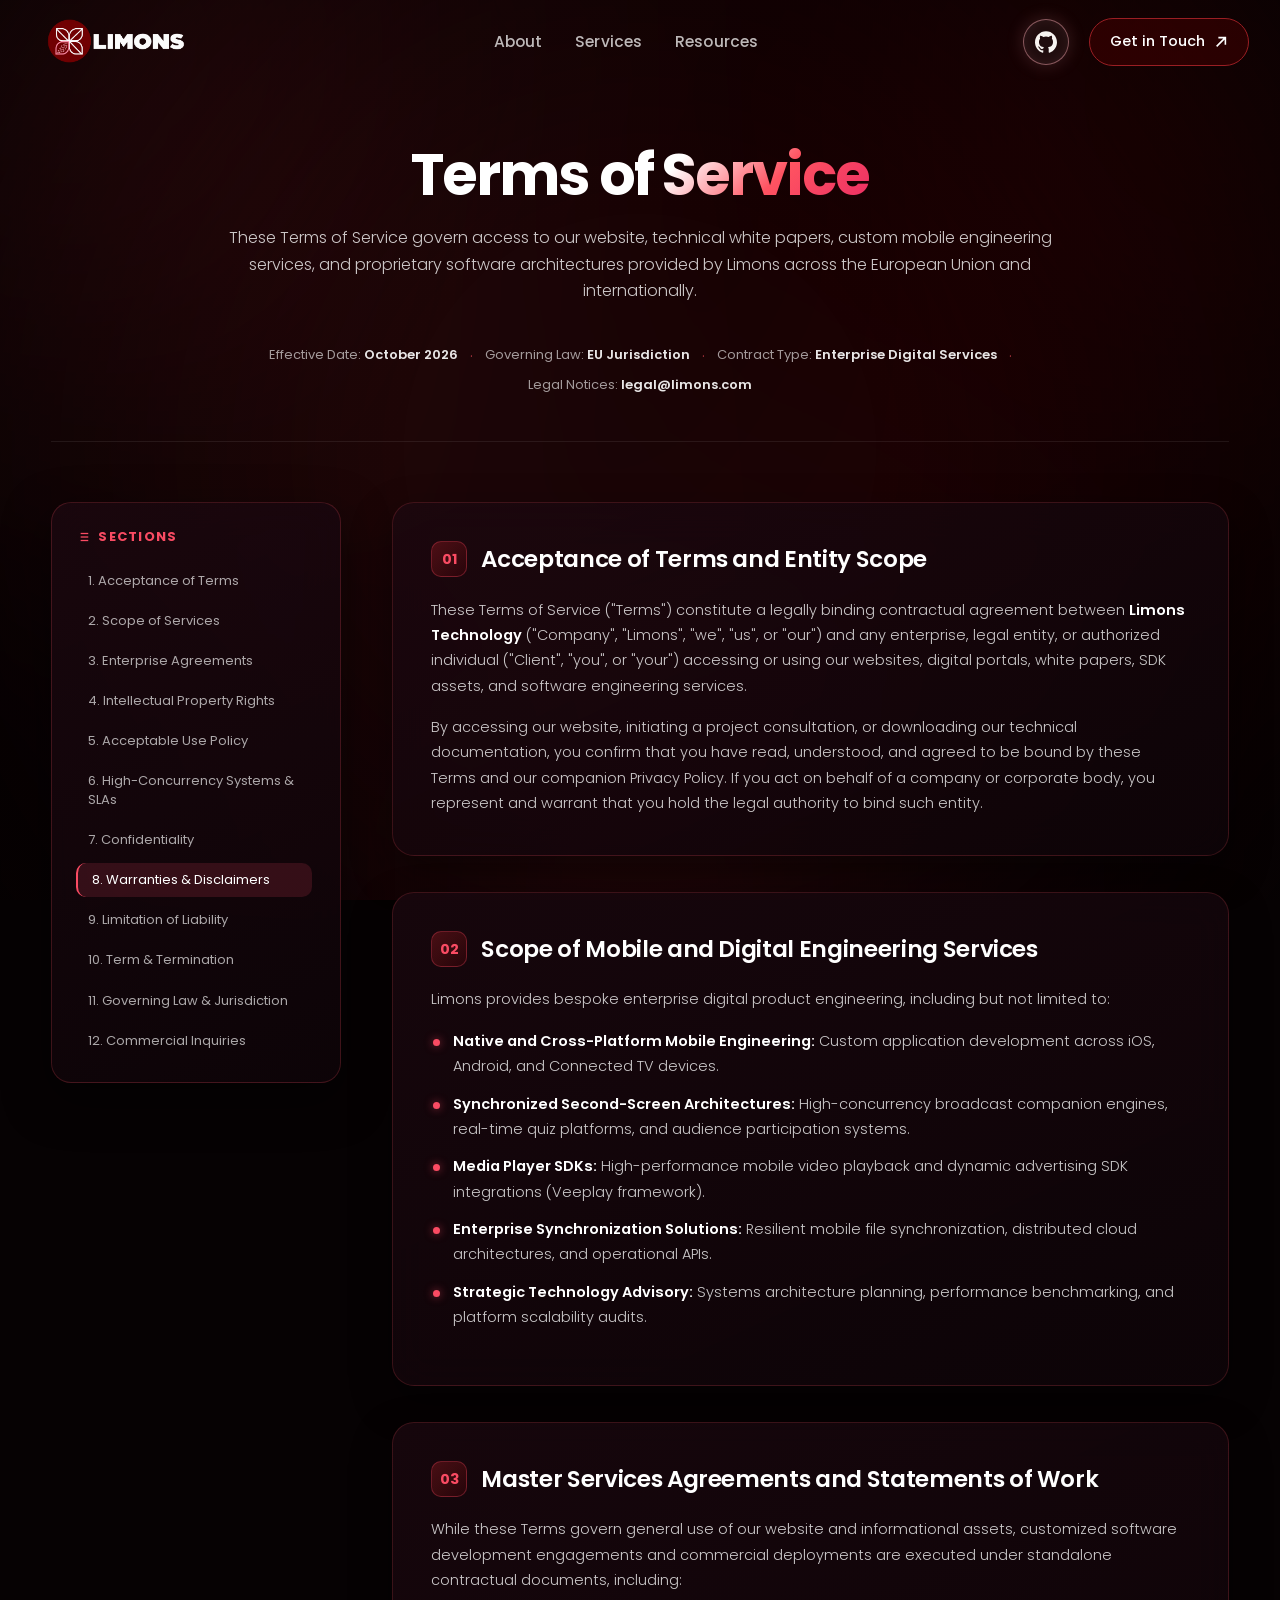
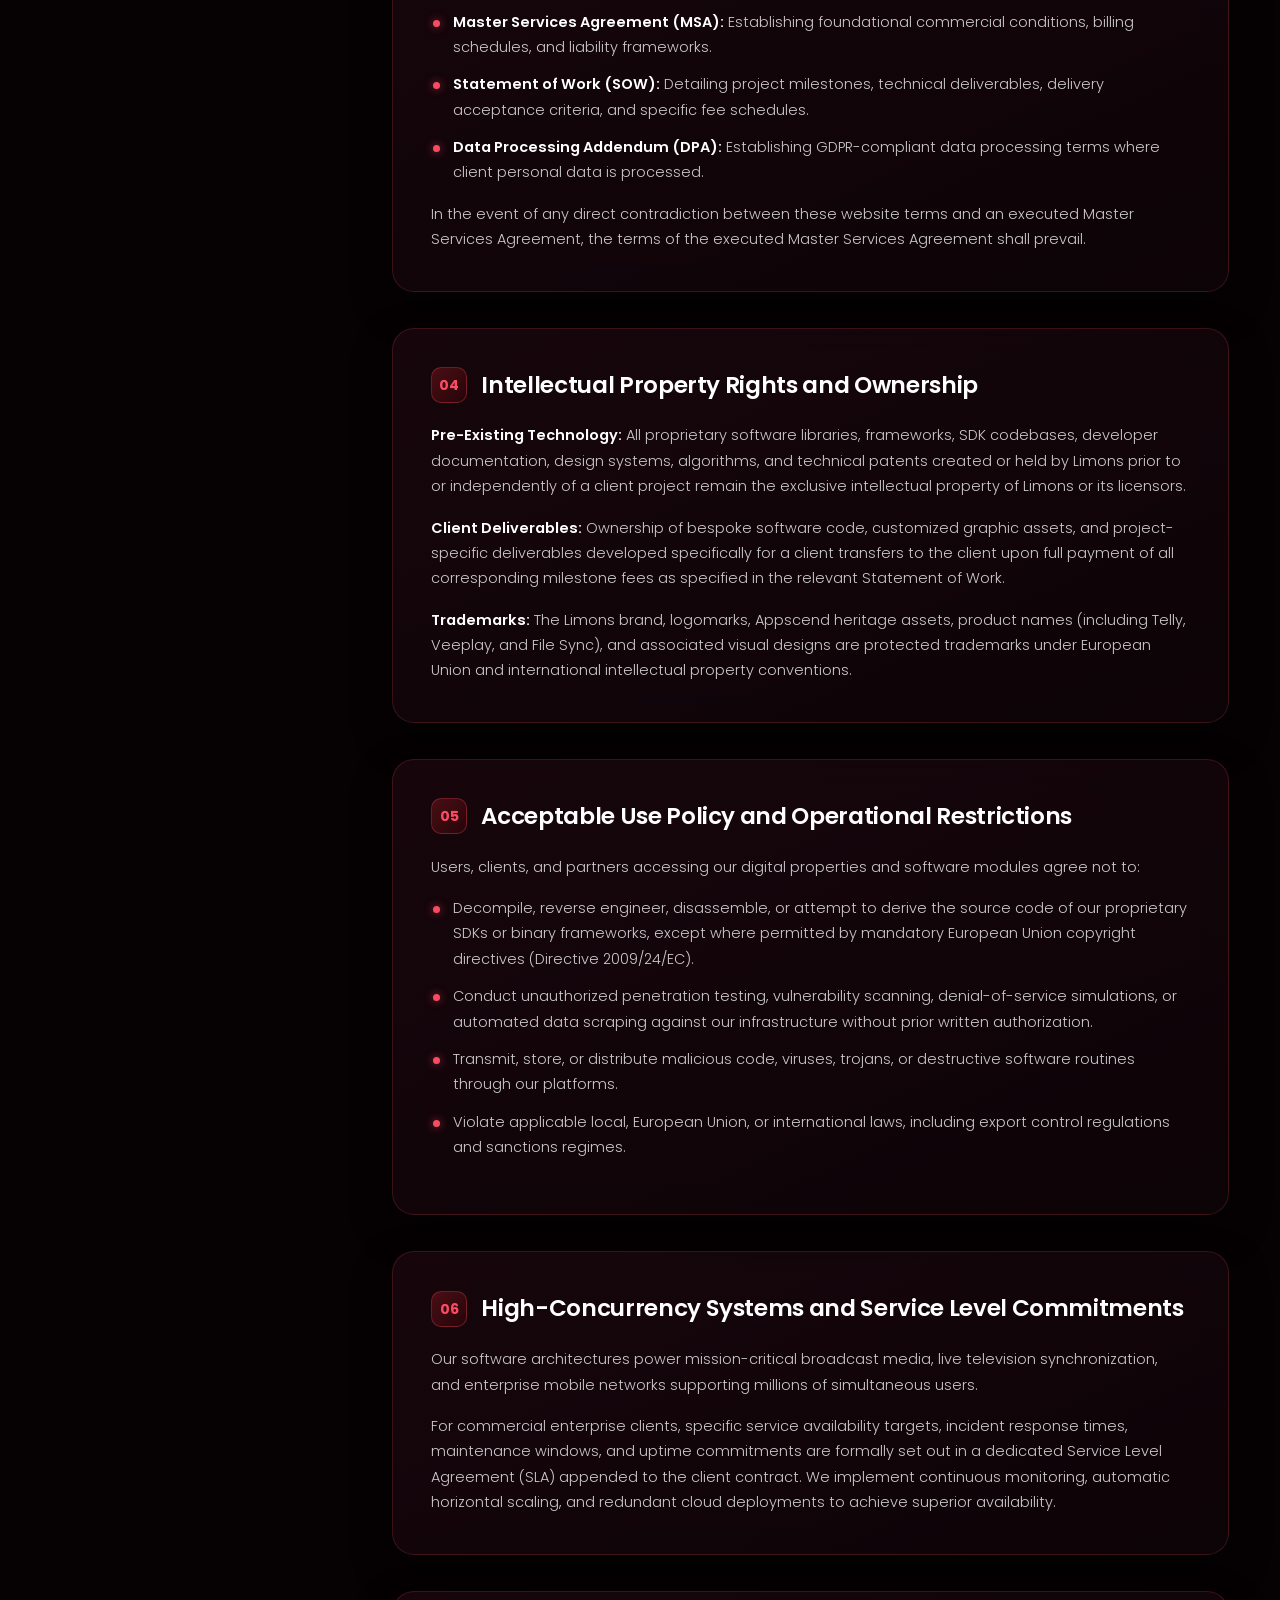
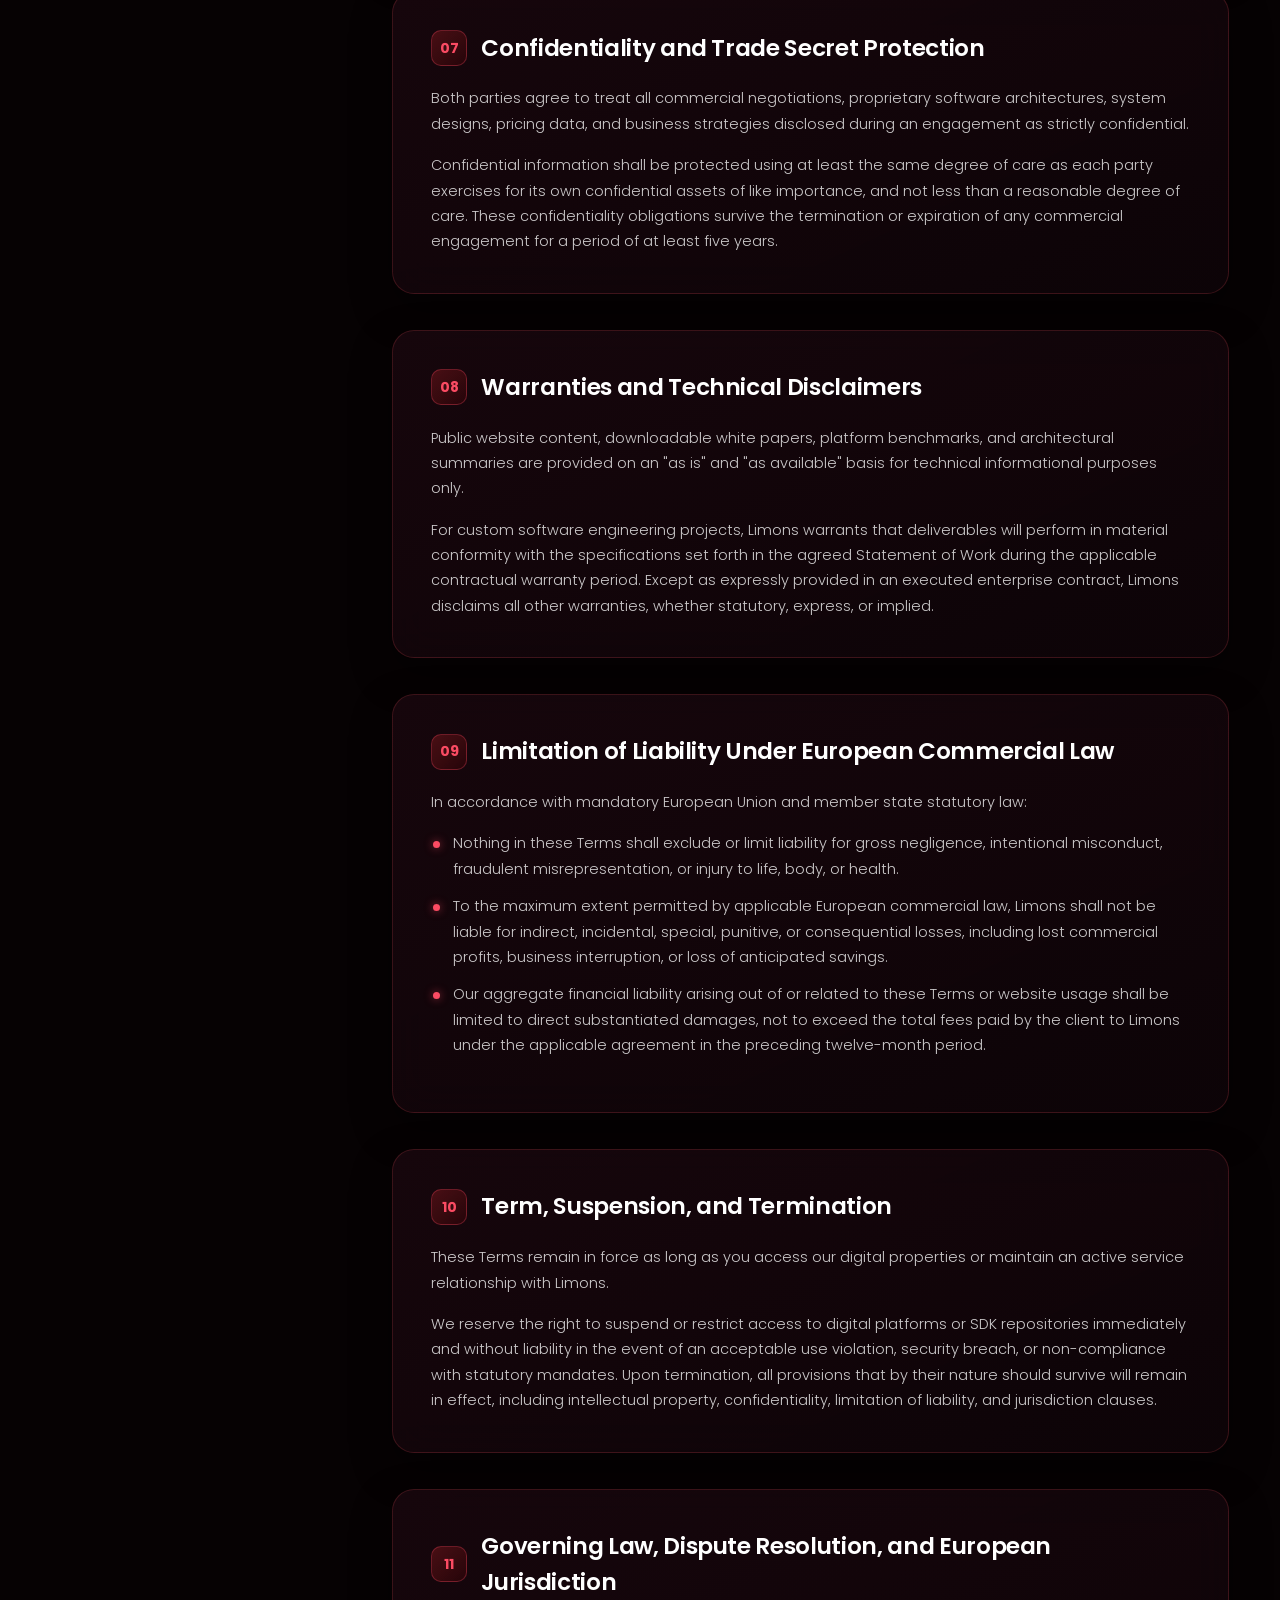
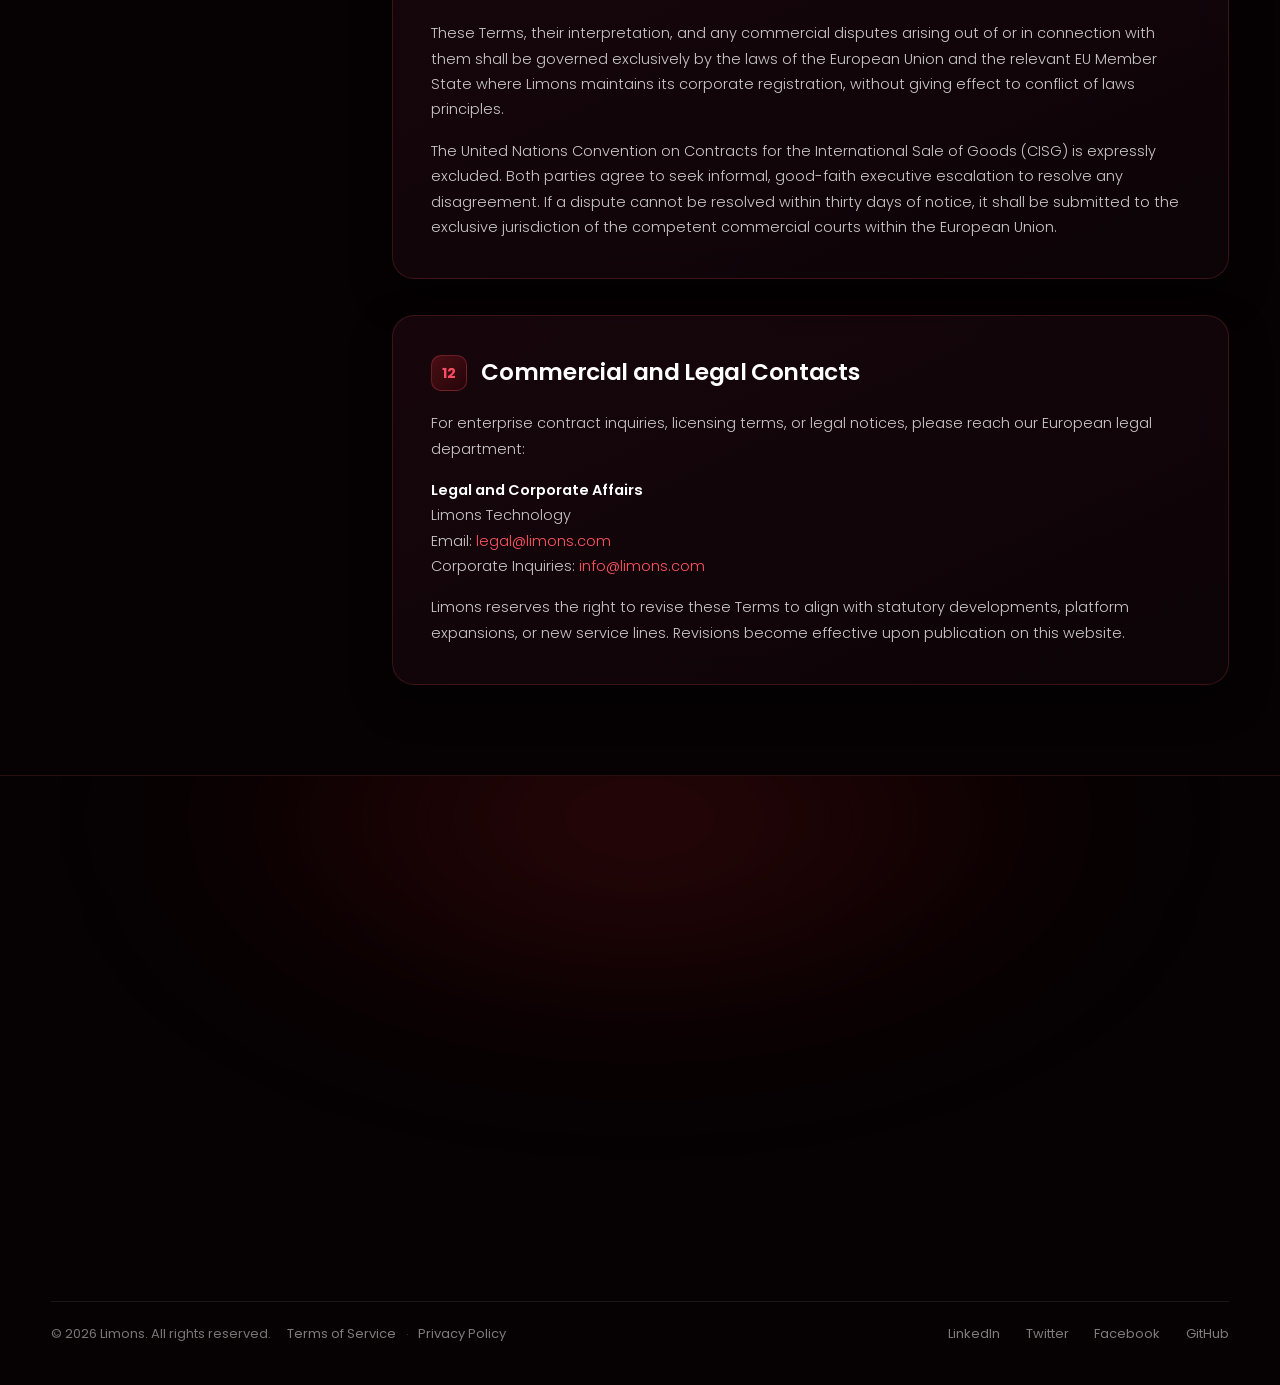
<file: terms.html>
<!DOCTYPE html>
<html lang="en">

<head>
  <meta charset="UTF-8">
  <meta name="viewport" content="width=device-width, initial-scale=1.0">
  <meta name="description"
    content="Limons Terms of Service: Governing terms for enterprise mobile engineering, custom software solutions, SDK licensing, and European commercial standards.">
  <title>Terms of Service | Limons | European Commercial Standards</title>
  <link rel="icon" type="image/png" href="assets/images/brand/favicon.png">
  <link rel="shortcut icon" href="favicon.ico">
  <link rel="apple-touch-icon" href="assets/images/brand/favicon.png">
  <link rel="preconnect" href="https://fonts.googleapis.com">
  <link rel="preconnect" href="https://fonts.gstatic.com" crossorigin>
  <link href="https://fonts.googleapis.com/css2?family=Poppins:wght@300;400;500;600;700;800&display=swap"
    rel="stylesheet">
  <style>
    :root {
      --u: min(100vw / 1672, 100vh / 941);
      --maroon: #680202;
      --red: #9A1E23;
      --pink: #F3A5AD;
      --accent: #ff5361;
      --accent-2: #ea2b64;
      --ink: #1A0A0B;
      --paper: #F7F4F1;
      --ease: cubic-bezier(.16, 1, .3, 1);
    }

    * {
      margin: 0;
      padding: 0;
      box-sizing: border-box;
    }

    html,
    body {
      background: #060203;
      color: #fff;
      font-family: 'Poppins', system-ui, -apple-system, BlinkMacSystemFont, 'Segoe UI', Roboto, sans-serif;
      min-height: 100vh;
      overflow-x: clip;
      line-height: 1.6;
    }

    html {
      scroll-behavior: smooth;
      scrollbar-width: thin;
      scrollbar-color: #9A1E23 #0a0304;
    }

    /* Ambient Aurora Background */
    .about-bg {
      position: fixed;
      inset: 0;
      pointer-events: none;
      z-index: 0;
      overflow: hidden;
    }

    .aurora2 {
      position: absolute;
      width: 140vw;
      height: 140vh;
      left: -20vw;
      top: -20vh;
      background:
        radial-gradient(circle at 18% 18%, rgba(154, 30, 35, 0.45) 0%, transparent 40%),
        radial-gradient(circle at 82% 22%, rgba(104, 2, 2, 0.5) 0%, transparent 42%),
        radial-gradient(circle at 50% 85%, rgba(154, 30, 35, 0.3) 0%, transparent 50%);
      filter: blur(80px);
      transform: translateZ(0);
      opacity: 0.85;
      animation: auroraFloat 22s ease-in-out infinite alternate;
    }

    @keyframes auroraFloat {
      0% {
        transform: translate(0, 0) scale(1);
      }
      50% {
        transform: translate(-3%, 2%) scale(1.04);
      }
      100% {
        transform: translate(2%, -3%) scale(0.98);
      }
    }

    .about-bg-shade {
      position: absolute;
      inset: 0;
      background: radial-gradient(circle at center, transparent 30%, rgba(6, 2, 3, 0.8) 100%);
    }

    /* Main Container */
    .legal-container {
      width: min(1280px, 92vw);
      margin: 0 auto;
      position: relative;
      z-index: 2;
    }

    /* Hero Section */
    .legal-hero {
      padding-top: clamp(140px, 16vh, 180px);
      padding-bottom: clamp(40px, 5vh, 60px);
      border-bottom: 1px solid rgba(255, 255, 255, 0.08);
      margin-bottom: clamp(40px, 5vw, 60px);
    }

    .legal-hero-center {
      display: flex;
      flex-direction: column;
      align-items: center;
      text-align: center;
      max-width: 920px;
      margin: 0 auto;
    }

    .legal-meta-inline {
      display: flex;
      flex-wrap: wrap;
      align-items: center;
      justify-content: center;
      gap: 8px 12px;
      font-size: 13px;
      color: rgba(255, 255, 255, 0.6);
      margin-top: 10px;
    }

    .legal-meta-inline strong {
      color: rgba(255, 255, 255, 0.9);
      font-weight: 600;
    }

    .meta-sep {
      color: rgba(255, 83, 97, 0.6);
      font-size: 14px;
    }

    .legal-eyebrow {
      display: inline-flex;
      align-items: center;
      gap: 9px;
      font-size: 13px;
      font-weight: 600;
      letter-spacing: 0.12em;
      text-transform: uppercase;
      color: #fa4b63;
      padding: 6px 16px;
      border-radius: 99px;
      background: rgba(104, 2, 2, 0.45);
      border: 1px solid rgba(250, 75, 99, 0.32);
      box-shadow: 0 4px 20px rgba(104, 2, 2, 0.35);
      margin-bottom: 20px;
    }

    .legal-eyebrow .bullet {
      width: 6px;
      height: 6px;
      border-radius: 50%;
      background: #ff5361;
      box-shadow: 0 0 10px #ff5361;
    }

    .legal-title {
      font-size: clamp(38px, 4.5vw, 62px);
      font-weight: 700;
      line-height: 1.1;
      letter-spacing: -0.035em;
      color: #ffffff;
      margin-bottom: 18px;
    }

    .legal-title .t-grad {
      background: linear-gradient(135deg, #ffffff 15%, #ff5361 55%, #ea2b64 100%);
      -webkit-background-clip: text;
      background-clip: text;
      -webkit-text-fill-color: transparent;
    }

    .legal-subtitle {
      font-size: clamp(16px, 1.2vw, 18.5px);
      font-weight: 300;
      color: rgba(255, 255, 255, 0.78);
      max-width: 860px;
      line-height: 1.65;
      margin-bottom: 30px;
    }

    /* Metadata Bar */
    .legal-meta-strip {
      display: flex;
      flex-wrap: wrap;
      gap: clamp(12px, 1.8vw, 24px);
      padding: 16px 22px;
      border-radius: 16px;
      background: rgba(28, 8, 16, 0.6);
      border: 1px solid rgba(255, 83, 97, 0.2);
      backdrop-filter: blur(14px);
      -webkit-backdrop-filter: blur(14px);
    }

    .meta-item {
      display: flex;
      align-items: center;
      gap: 9px;
      font-size: 13px;
      color: rgba(255, 255, 255, 0.65);
    }

    .meta-item strong {
      color: #ffffff;
      font-weight: 600;
    }

    .meta-item svg {
      width: 16px;
      height: 16px;
      stroke: #fa4b63;
      fill: none;
      stroke-width: 2;
    }

    /* Layout Grid: Sticky Index & Content */
    .legal-layout {
      display: grid;
      grid-template-columns: 290px 1fr;
      gap: clamp(32px, 4vw, 56px);
      align-items: start;
      padding-bottom: clamp(80px, 10vh, 120px);
    }

    /* Sticky Sidebar Index */
    .legal-sidebar {
      position: sticky;
      top: 100px;
      background: linear-gradient(155deg, rgba(28, 8, 16, 0.8) 0%, rgba(14, 4, 8, 0.9) 100%);
      border: 1px solid rgba(255, 83, 97, 0.2);
      border-radius: 20px;
      padding: 24px;
      backdrop-filter: blur(20px);
      -webkit-backdrop-filter: blur(20px);
      box-shadow: 0 16px 45px rgba(0, 0, 0, 0.5);
    }

    .sidebar-title {
      font-size: 13px;
      font-weight: 700;
      text-transform: uppercase;
      letter-spacing: 0.1em;
      color: #fa4b63;
      margin-bottom: 16px;
      display: flex;
      align-items: center;
      gap: 8px;
    }

    .sidebar-nav {
      display: flex;
      flex-direction: column;
      gap: 6px;
      max-height: calc(100vh - 240px);
      overflow-y: auto;
      scrollbar-width: thin;
      scrollbar-color: rgba(255, 83, 97, 0.4) transparent;
      padding-right: 4px;
    }

    .sidebar-link {
      font-size: 13px;
      color: rgba(255, 255, 255, 0.65);
      text-decoration: none;
      padding: 8px 12px;
      border-radius: 10px;
      transition: all 0.2s ease;
      line-height: 1.4;
      display: block;
    }

    .sidebar-link:hover,
    .sidebar-link.active {
      color: #ffffff;
      background: rgba(250, 75, 99, 0.15);
      border-left: 2px solid #fa4b63;
      padding-left: 14px;
    }

    /* Content Area */
    .legal-content {
      display: flex;
      flex-direction: column;
      gap: 36px;
    }

    /* Section Card */
    .legal-section-card {
      background: linear-gradient(155deg, rgba(28, 8, 16, 0.75) 0%, rgba(14, 4, 8, 0.88) 100%);
      border: 1px solid rgba(255, 83, 97, 0.18);
      border-radius: 22px;
      padding: clamp(26px, 3vw, 38px);
      backdrop-filter: blur(20px);
      -webkit-backdrop-filter: blur(20px);
      box-shadow: 0 16px 40px rgba(0, 0, 0, 0.4);
      position: relative;
      scroll-margin-top: 110px;
      transition: border-color 0.3s ease;
    }

    .legal-section-card:hover {
      border-color: rgba(255, 83, 97, 0.38);
    }

    .section-header {
      display: flex;
      align-items: center;
      gap: 14px;
      margin-bottom: 20px;
    }

    .section-num {
      width: 36px;
      height: 36px;
      border-radius: 10px;
      background: linear-gradient(135deg, rgba(154, 30, 35, 0.4), rgba(104, 2, 2, 0.2));
      border: 1px solid rgba(250, 75, 99, 0.3);
      display: flex;
      align-items: center;
      justify-content: center;
      color: #fa4b63;
      font-size: 14px;
      font-weight: 700;
      flex-shrink: 0;
    }

    .section-title {
      font-size: clamp(20px, 1.8vw, 24px);
      font-weight: 600;
      color: #ffffff;
      letter-spacing: -0.015em;
    }

    .legal-body {
      font-size: 14.5px;
      line-height: 1.75;
      color: rgba(255, 255, 255, 0.78);
      font-weight: 300;
    }

    .legal-body p {
      margin-bottom: 16px;
    }

    .legal-body p:last-child {
      margin-bottom: 0;
    }

    .legal-body strong {
      color: #ffffff;
      font-weight: 600;
    }

    .legal-list {
      list-style: none;
      margin: 16px 0;
      display: flex;
      flex-direction: column;
      gap: 12px;
    }

    .legal-list li {
      position: relative;
      padding-left: 22px;
    }

    .legal-list li::before {
      content: "";
      position: absolute;
      left: 2px;
      top: 10px;
      width: 7px;
      height: 7px;
      border-radius: 50%;
      background: #fa4b63;
      box-shadow: 0 0 8px rgba(250, 75, 99, 0.6);
    }

    /* Highlight Callout Box */
    .legal-callout {
      margin-top: 20px;
      padding: 18px 22px;
      border-radius: 14px;
      background: rgba(104, 2, 2, 0.35);
      border: 1px solid rgba(250, 75, 99, 0.35);
      font-size: 14px;
      color: rgba(255, 255, 255, 0.85);
      display: flex;
      gap: 14px;
      align-items: flex-start;
    }

    .legal-callout svg {
      width: 20px;
      height: 20px;
      stroke: #ff5361;
      flex-shrink: 0;
      margin-top: 2px;
    }

    /* Responsive Queries */
    @media (max-width: 960px) {
      .legal-layout {
        grid-template-columns: 1fr;
      }

      .legal-sidebar {
        position: static;
        margin-bottom: 24px;
      }

      .sidebar-nav {
        max-height: 200px;
      }
    }

    @media (max-width: 600px) {
      .legal-meta-strip {
        flex-direction: column;
        gap: 10px;
      }
    }

    /* Luxury CTA Footer (Matching Theme) */
    .limons-cta-footer {
      position: relative;
      background: #060203;
      border-top: 1px solid rgba(255, 83, 97, 0.15);
      padding: clamp(60px, 8vh, 100px) 0 40px;
      overflow: hidden;
      z-index: 2;
    }

    .cta-footer-nebula {
      position: absolute;
      top: -30%;
      left: 50%;
      transform: translateX(-50%);
      width: 1000px;
      height: 450px;
      background: radial-gradient(ellipse at center, rgba(154, 30, 35, 0.28) 0%, rgba(104, 2, 2, 0.15) 45%, transparent 70%);
      filter: blur(75px);
      pointer-events: none;
    }

    .cta-footer-container {
      width: min(1200px, 92vw);
      margin: 0 auto;
      position: relative;
      z-index: 2;
    }

    .cta-top-block {
      margin-bottom: clamp(36px, 5vh, 50px);
    }

    .cta-eyebrow {
      display: inline-flex;
      align-items: center;
      gap: 8px;
      font-size: 13px;
      font-weight: 600;
      letter-spacing: 0.12em;
      text-transform: uppercase;
      color: #fa4b63;
      margin-bottom: 12px;
    }

    .cta-bullet {
      color: #ff5361;
      font-size: 18px;
      line-height: 0;
    }

    .cta-headline {
      font-size: clamp(26px, 3.2vw, 42px);
      font-weight: 700;
      line-height: 1.25;
      letter-spacing: -0.025em;
      color: #ffffff;
      max-width: 820px;
    }

    .cta-mid-row {
      display: flex;
      justify-content: space-between;
      align-items: center;
      flex-wrap: wrap;
      gap: 24px;
      padding-bottom: clamp(30px, 4vh, 48px);
      border-bottom: 1px solid rgba(255, 255, 255, 0.08);
    }

    .cta-contact-block {
      display: flex;
      align-items: center;
      gap: 12px;
      flex-wrap: wrap;
    }

    .cta-contact-lbl {
      font-size: 15px;
      color: rgba(255, 255, 255, 0.6);
    }

    .cta-email-link {
      display: inline-flex;
      align-items: center;
      gap: 8px;
      color: #ffffff;
      font-size: 17px;
      font-weight: 600;
      text-decoration: none;
      transition: color 0.25s ease;
    }

    .cta-email-link:hover {
      color: #fa4b63;
    }

    .cta-email-link .arrow-icon {
      width: 17px;
      height: 17px;
      transition: transform 0.25s ease;
    }

    .cta-email-link:hover .arrow-icon {
      transform: translate(3px, -3px);
    }

    .cta-nav-links {
      display: flex;
      align-items: center;
      gap: clamp(16px, 2.5vw, 32px);
      flex-wrap: wrap;
    }

    .cta-nav-links a {
      color: rgba(255, 255, 255, 0.7);
      text-decoration: none;
      font-size: 15px;
      font-weight: 500;
      transition: color 0.2s ease;
    }

    .cta-nav-links a:hover {
      color: #ffffff;
    }

    .cta-brand-display {
      position: relative;
      width: 100%;
      display: flex;
      justify-content: center;
      align-items: center;
      padding: clamp(20px, 3vh, 40px) 0 clamp(40px, 5vh, 65px);
    }

    .cta-brand-ambient {
      position: absolute;
      width: min(520px, 75vw);
      height: 150px;
      background: radial-gradient(ellipse at center, rgba(168, 25, 45, 0.42) 0%, rgba(104, 2, 2, 0.2) 48%, transparent 72%);
      filter: blur(55px);
      pointer-events: none;
      z-index: 1;
    }

    .cta-brand-link {
      display: block;
      width: 100%;
      max-width: clamp(260px, 34vw, 460px);
      margin: 0 auto;
      text-align: center;
      position: relative;
      z-index: 2;
    }

    .cta-giant-logo {
      width: 100%;
      max-width: 100%;
      height: auto;
      object-fit: contain;
      filter: drop-shadow(0 15px 40px rgba(0, 0, 0, 0.85)) drop-shadow(0 0 30px rgba(250, 75, 99, 0.16));
      user-select: none;
      transition: transform 0.5s cubic-bezier(0.16, 1, 0.3, 1), filter 0.5s ease;
    }

    .cta-giant-logo:hover {
      transform: scale(1.012);
      filter: drop-shadow(0 20px 50px rgba(0, 0, 0, 0.9)) drop-shadow(0 0 45px rgba(250, 75, 99, 0.28));
    }

    /* Bottom Bar */
    .cta-bottom-bar {
      display: flex;
      justify-content: space-between;
      align-items: center;
      flex-wrap: wrap;
      gap: 16px;
      padding-top: clamp(20px, 2.5vh, 28px);
      border-top: 1px solid rgba(255, 255, 255, 0.08);
      font-size: 13px;
      color: rgba(255, 255, 255, 0.45);
    }

    .cta-bottom-left {
      display: flex;
      align-items: center;
      gap: 18px;
      flex-wrap: wrap;
    }

    .cta-legal-links {
      display: flex;
      align-items: center;
      gap: 10px;
    }

    .cta-legal-links a {
      color: rgba(255, 255, 255, 0.55);
      text-decoration: none;
      font-size: 13px;
      transition: color 0.2s ease;
    }

    .cta-legal-links a:hover,
    .cta-legal-links a.active {
      color: #fa4b63;
    }

    .cta-legal-sep {
      color: rgba(255, 255, 255, 0.25);
      font-size: 12px;
    }

    .cta-socials {
      display: flex;
      align-items: center;
      gap: clamp(18px, 2vw, 28px);
    }

    .cta-socials a {
      color: rgba(255, 255, 255, 0.48) !important;
      text-decoration: none !important;
      font-size: 13px !important;
      transition: color 0.2s ease !important;
    }

    .cta-socials a:hover {
      color: #fa4b63 !important;
    }

    /* ---------- SHARED HEADER / NAVBAR ---------- */
    .site-header {
      position: absolute;
      top: 0;
      left: 0;
      width: 100%;
      z-index: 150;
      background: transparent;
      border: 0;
    }

    .header-inner {
      position: relative;
      width: 100%;
      max-width: none;
      margin: 0;
      height: 108px;
      display: flex;
      align-items: center;
      justify-content: space-between;
      padding: 0;
    }

    .brand-logo,
    .logo {
      position: absolute;
      left: calc(var(--u)*64);
      top: calc(var(--u)*6);
      display: flex;
      align-items: center;
      z-index: 100;
      text-decoration: none;
    }

    .brand-logo img,
    .logo img {
      height: calc(var(--u)*104);
      width: calc(var(--u)*104);
      display: block;
      object-fit: cover;
      object-position: 5% center;
      border-radius: 50%;
      clip-path: circle(46% at 50% 50%);
    }

    .nav-menu {
      position: absolute;
      top: calc(var(--u)*36);
      left: calc(var(--u)*470);
      width: calc(var(--u)*740);
      display: flex;
      align-items: center;
      justify-content: center;
      gap: calc(var(--u)*32);
      z-index: 90;
      pointer-events: auto;
    }

    .nav-link {
      font-size: calc(var(--u)*19.5);
      color: rgba(255, 255, 255, .72);
      text-decoration: none;
      transition: color .35s ease, background .35s ease;
      white-space: nowrap;
      display: inline-flex;
      align-items: center;
      gap: calc(var(--u)*6);
      cursor: pointer;
    }

    .nav-link:hover,
    .nav-link.on {
      color: #fff;
    }

    .header-actions {
      position: absolute;
      left: calc(var(--u)*1286);
      top: calc(var(--u)*20);
      display: flex;
      align-items: center;
      gap: calc(var(--u)*16);
      z-index: 110;
    }

    .gh-trigger {
      width: 44px;
      height: 44px;
      border-radius: 50%;
      background: rgba(255, 255, 255, 0.06);
      border: 1px solid rgba(255, 255, 255, 0.14);
      display: grid;
      place-items: center;
      color: #fff;
      text-decoration: none;
      transition: all 0.3s ease;
    }

    .gh-trigger svg {
      width: 20px;
      height: 20px;
      fill: currentColor;
    }

    .gh-trigger:hover {
      background: rgba(255, 83, 97, 0.22);
      border-color: rgba(255, 83, 97, 0.5);
      box-shadow: 0 0 16px rgba(255, 83, 97, 0.4);
    }

    .gh-modal {
      position: absolute;
      top: calc(100% + 12px);
      right: 0;
      width: 320px;
      background: rgba(18, 5, 8, 0.97);
      backdrop-filter: blur(24px);
      -webkit-backdrop-filter: blur(24px);
      border: 1px solid rgba(255, 83, 97, 0.28);
      border-radius: 20px;
      padding: 24px 26px;
      box-shadow: 0 20px 50px rgba(0, 0, 0, 0.8), 0 0 30px rgba(154, 30, 35, 0.25);
      opacity: 0;
      visibility: hidden;
      transform: translateY(10px);
      transition: opacity 0.35s ease, transform 0.35s ease, visibility 0.35s ease;
      z-index: 9999;
      pointer-events: none;
      display: flex;
      flex-direction: column;
      gap: 10px;
      text-align: left;
    }

    .gh-modal::before {
      content: "";
      position: absolute;
      top: -20px;
      left: 0;
      right: 0;
      height: 24px;
      background: transparent;
    }

    .gh-hover:hover .gh-modal,
    .gh-hover:focus-within .gh-modal,
    .gh-hover.is-open .gh-modal,
    .gh-trigger:hover + .gh-modal,
    .gh-modal:hover {
      opacity: 1;
      visibility: visible;
      transform: translateY(0);
      pointer-events: auto;
    }

    .gh-modal h4 {
      font-size: 24px;
      font-weight: 700;
      color: #fff;
      margin: 0;
      letter-spacing: -0.02em;
      line-height: 1.25;
    }

    .gh-modal p {
      font-size: 14px;
      line-height: 1.55;
      color: rgba(255, 255, 255, 0.72);
      margin: 0 0 6px 0;
      font-weight: 400;
    }

    .gh-modal-btn {
      display: inline-flex;
      align-items: center;
      gap: 10px;
      padding: 10px 18px;
      border-radius: 12px;
      font-size: 14px;
      font-weight: 600;
      color: #fff;
      background: rgba(255, 255, 255, 0.08);
      border: 1px solid rgba(255, 255, 255, 0.18);
      text-decoration: none;
      width: fit-content;
      transition: all 0.25s ease;
      cursor: pointer;
    }

    .gh-modal-btn:hover {
      background: rgba(255, 83, 97, 0.22);
      border-color: rgba(255, 83, 97, 0.5);
      box-shadow: 0 4px 18px rgba(234, 43, 100, 0.35);
      color: #fff;
      transform: translateY(-1px);
    }

    .cta {
      position: relative;
      width: calc(var(--u)*172);
      height: calc(var(--u)*54);
      border: calc(var(--u)*1.6) solid #c04057;
      border-radius: 99px;
      display: flex;
      align-items: center;
      justify-content: center;
      gap: calc(var(--u)*9);
      font-size: calc(var(--u)*18.5);
      font-weight: 500;
      color: #fff;
      text-decoration: none;
      background: rgba(80, 10, 20, .25);
      transition: background .35s, box-shadow .35s, transform .2s;
      white-space: nowrap;
    }

    .cta:hover {
      background: rgba(192, 64, 87, .35);
      box-shadow: 0 0 calc(var(--u)*30) rgba(192, 64, 87, .45);
      transform: translateY(-1px);
    }

    .cta svg {
      width: calc(var(--u)*15);
      height: calc(var(--u)*15);
    }

    .mobile-toggle {
      display: none;
      flex-direction: column;
      gap: 5px;
      background: transparent;
      border: none;
      cursor: pointer;
      padding: 8px;
      z-index: 330;
    }

    .mobile-toggle span {
      display: block;
      width: 24px;
      height: 2px;
      background: #fff;
      border-radius: 2px;
      transition: transform 0.3s ease, opacity 0.3s ease;
    }

    @media (max-width: 860px) {
      .mobile-toggle {
        display: flex;
      }
      .nav-menu {
        position: fixed;
        top: 0;
        left: 0;
        width: 100vw;
        height: 100vh;
        background: rgba(8, 2, 4, 0.98);
        backdrop-filter: blur(28px);
        -webkit-backdrop-filter: blur(28px);
        flex-direction: column;
        justify-content: center;
        gap: 20px;
        padding: 40px 24px;
        z-index: 325;
        opacity: 0;
        pointer-events: none;
        transition: opacity 0.3s ease;
      }
      .nav-menu.open {
        opacity: 1;
        pointer-events: auto;
      }
      .nav-link {
        font-size: 19px;
      }
      .header-actions .cta {
        display: none;
      }
    }
  </style>
  <link rel="stylesheet" href="assets/css/site-header.css">
  <link rel="stylesheet" href="assets/css/motion.css">
  <link rel="stylesheet" href="assets/css/brand-ui.css">
</head>

<body data-mo-entrance="all">

  <!-- DYNAMIC AURORA BRAND BACKGROUND -->
  <div class="about-bg">
    <div class="aurora2"></div>
    <div class="about-bg-shade"></div>
  </div>

  <!-- SHARED HEADER -->
  <header class="site-header" id="top">
    <div class="header-inner">
      <a class="brand-logo" href="index.html" aria-label="Limons Home">
        <img src="assets/images/brand/Horizontal Logo.png" alt="Limons">
      </a>

      <!-- UNIFIED NAVIGATION -->
      <nav class="nav-menu" id="mainNav" aria-label="Primary navigation">
        <a class="nav-link" href="about.html">About</a>
        <a class="nav-link" href="services.html">Services</a>
        <a class="nav-link" href="resources.html">Resources</a>
        <a class="mobile-contact nav-link" href="contact.html">Get in Touch
          <svg viewBox="0 0 16 16" fill="none" stroke="currentColor" stroke-width="1.8">
            <path d="M3 13L13 3M5 3h8v8" />
          </svg>
        </a>
      </nav>

      <div class="header-actions">
        <div class="gh-hover">
          <a class="gh-trigger" href="https://github.com/appscend" target="_blank" rel="noopener noreferrer"
            aria-label="Open Source on GitHub">
            <svg viewBox="0 0 24 24" aria-hidden="true">
              <path
                d="M12 .3C5.37.3 0 5.67 0 12.3c0 5.3 3.44 9.8 8.21 11.39.6.11.82-.26.82-.58 0-.28-.01-1.04-.02-2.04-3.34.73-4.04-1.61-4.04-1.61-.55-1.39-1.33-1.76-1.33-1.76-1.09-.74.08-.73.08-.73 1.2.09 1.84 1.24 1.84 1.24 1.07 1.83 2.8 1.3 3.49 1 .11-.78.42-1.3.76-1.6-2.67-.3-5.47-1.33-5.47-5.93 0-1.31.47-2.38 1.24-3.22-.12-.3-.54-1.52.12-3.18 0 0 1.01-.32 3.3 1.23a11.5 11.5 0 0 1 6 0c2.29-1.55 3.3-1.23 3.3-1.23.66 1.66.24 2.88.12 3.18.77.84 1.24 1.91 1.24 3.22 0 4.61-2.81 5.62-5.48 5.92.43.37.81 1.1.81 2.23 0 1.61-.01 2.91-.01 3.31 0 .32.22.7.83.58C20.56 22.1 24 17.6 24 12.3 24 5.67 18.63.3 12 .3z">
              </path>
            </svg>
          </a>
          <div class="gh-modal" role="tooltip">
            <h4>Open Source</h4>
            <p>Check out our GitHub profile to explore our development tools, frameworks and open source contributions.</p>
            <a class="gh-modal-btn" href="https://github.com/appscend" target="_blank" rel="noopener noreferrer">
              <svg viewBox="0 0 24 24" aria-hidden="true"><path d="M12 .3C5.37.3 0 5.67 0 12.3c0 5.3 3.44 9.8 8.21 11.39.6.11.82-.26.82-.58 0-.28-.01-1.04-.02-2.04-3.34.73-4.04-1.61-4.04-1.61-.55-1.39-1.33-1.76-1.33-1.76-1.09-.74.08-.73.08-.73 1.2.09 1.84 1.24 1.84 1.24 1.07 1.83 2.8 1.3 3.49 1 .11-.78.42-1.3.76-1.6-2.67-.3-5.47-1.33-5.47-5.93 0-1.31.47-2.38 1.24-3.22-.12-.3-.54-1.52.12-3.18 0 0 1.01-.32 3.3 1.23a11.5 11.5 0 0 1 6 0c2.29-1.55 3.3-1.23 3.3-1.23.66 1.66.24 2.88.12 3.18.77.84 1.24 1.91 1.24 3.22 0 4.61-2.81 5.62-5.48 5.92.43.37.81 1.1.81 2.23 0 1.61-.01 2.91-.01 3.31 0 .32.22.7.83.58C20.56 22.1 24 17.6 24 12.3 24 5.67 18.63.3 12 .3z"/></svg>
              View on Github
            </a>
          </div>
        </div>
        <a class="cta" href="contact.html">Get in Touch
          <svg viewBox="0 0 16 16" fill="none" stroke="currentColor" stroke-width="1.8">
            <path d="M3 13L13 3M5 3h8v8" />
          </svg>
        </a>
        <button class="mobile-toggle" id="mobileToggle" aria-label="Toggle navigation">
          <span></span><span></span><span></span>
        </button>
      </div>
    </div>
  </header>

  <main class="legal-container">

    <!-- HERO SECTION -->
    <section class="legal-hero mo mo-fade">
      <div class="legal-hero-center">
        <h1 class="legal-title">
          Terms of <span class="t-grad">Service</span>
        </h1>
        <p class="legal-subtitle">
          These Terms of Service govern access to our website, technical white papers, custom mobile engineering services, and proprietary software architectures provided by Limons across the European Union and internationally.
        </p>
        <div class="legal-meta-inline">
          <span>Effective Date: <strong>October 2026</strong></span>
          <span class="meta-sep">·</span>
          <span>Governing Law: <strong>EU Jurisdiction</strong></span>
          <span class="meta-sep">·</span>
          <span>Contract Type: <strong>Enterprise Digital Services</strong></span>
          <span class="meta-sep">·</span>
          <span>Legal Notices: <strong>legal@limons.com</strong></span>
        </div>
      </div>
    </section>

    <!-- TWO-COLUMN LAYOUT -->
    <div class="legal-layout">

      <!-- STICKY SIDEBAR NAVIGATION -->
      <aside class="legal-sidebar">
        <div class="sidebar-title">
          <svg width="14" height="14" viewBox="0 0 24 24" fill="none" stroke="currentColor" stroke-width="2.2"><line x1="8" y1="6" x2="21" y2="6"/><line x1="8" y1="12" x2="21" y2="12"/><line x1="8" y1="18" x2="21" y2="18"/><line x1="3" y1="6" x2="3.01" y2="6"/><line x1="3" y1="12" x2="3.01" y2="12"/><line x1="3" y1="18" x2="3.01" y2="18"/></svg>
          Sections
        </div>
        <nav class="sidebar-nav">
          <a class="sidebar-link active" href="#sec-acceptance">1. Acceptance of Terms</a>
          <a class="sidebar-link" href="#sec-services">2. Scope of Services</a>
          <a class="sidebar-link" href="#sec-agreements">3. Enterprise Agreements</a>
          <a class="sidebar-link" href="#sec-ip">4. Intellectual Property Rights</a>
          <a class="sidebar-link" href="#sec-usage">5. Acceptable Use Policy</a>
          <a class="sidebar-link" href="#sec-sla">6. High-Concurrency Systems &amp; SLAs</a>
          <a class="sidebar-link" href="#sec-confidentiality">7. Confidentiality</a>
          <a class="sidebar-link" href="#sec-warranties">8. Warranties &amp; Disclaimers</a>
          <a class="sidebar-link" href="#sec-liability">9. Limitation of Liability</a>
          <a class="sidebar-link" href="#sec-termination">10. Term &amp; Termination</a>
          <a class="sidebar-link" href="#sec-jurisdiction">11. Governing Law &amp; Jurisdiction</a>
          <a class="sidebar-link" href="#sec-contact-terms">12. Commercial Inquiries</a>
        </nav>
      </aside>

      <!-- MAIN LEGAL ARTICLES -->
      <div class="legal-content">

        <!-- Article 1: Acceptance -->
        <article class="legal-section-card" id="sec-acceptance">
          <div class="section-header">
            <span class="section-num">01</span>
            <h2 class="section-title">Acceptance of Terms and Entity Scope</h2>
          </div>
          <div class="legal-body">
            <p>
              These Terms of Service ("Terms") constitute a legally binding contractual agreement between <strong>Limons Technology</strong> ("Company", "Limons", "we", "us", or "our") and any enterprise, legal entity, or authorized individual ("Client", "you", or "your") accessing or using our websites, digital portals, white papers, SDK assets, and software engineering services.
            </p>
            <p>
              By accessing our website, initiating a project consultation, or downloading our technical documentation, you confirm that you have read, understood, and agreed to be bound by these Terms and our companion Privacy Policy. If you act on behalf of a company or corporate body, you represent and warrant that you hold the legal authority to bind such entity.
            </p>
          </div>
        </article>

        <!-- Article 2: Scope of Services -->
        <article class="legal-section-card" id="sec-services">
          <div class="section-header">
            <span class="section-num">02</span>
            <h2 class="section-title">Scope of Mobile and Digital Engineering Services</h2>
          </div>
          <div class="legal-body">
            <p>
              Limons provides bespoke enterprise digital product engineering, including but not limited to:
            </p>
            <ul class="legal-list">
              <li><strong>Native and Cross-Platform Mobile Engineering:</strong> Custom application development across iOS, Android, and Connected TV devices.</li>
              <li><strong>Synchronized Second-Screen Architectures:</strong> High-concurrency broadcast companion engines, real-time quiz platforms, and audience participation systems.</li>
              <li><strong>Media Player SDKs:</strong> High-performance mobile video playback and dynamic advertising SDK integrations (Veeplay framework).</li>
              <li><strong>Enterprise Synchronization Solutions:</strong> Resilient mobile file synchronization, distributed cloud architectures, and operational APIs.</li>
              <li><strong>Strategic Technology Advisory:</strong> Systems architecture planning, performance benchmarking, and platform scalability audits.</li>
            </ul>
          </div>
        </article>

        <!-- Article 3: Enterprise Agreements -->
        <article class="legal-section-card" id="sec-agreements">
          <div class="section-header">
            <span class="section-num">03</span>
            <h2 class="section-title">Master Services Agreements and Statements of Work</h2>
          </div>
          <div class="legal-body">
            <p>
              While these Terms govern general use of our website and informational assets, customized software development engagements and commercial deployments are executed under standalone contractual documents, including:
            </p>
            <ul class="legal-list">
              <li><strong>Master Services Agreement (MSA):</strong> Establishing foundational commercial conditions, billing schedules, and liability frameworks.</li>
              <li><strong>Statement of Work (SOW):</strong> Detailing project milestones, technical deliverables, delivery acceptance criteria, and specific fee schedules.</li>
              <li><strong>Data Processing Addendum (DPA):</strong> Establishing GDPR-compliant data processing terms where client personal data is processed.</li>
            </ul>
            <p>
              In the event of any direct contradiction between these website terms and an executed Master Services Agreement, the terms of the executed Master Services Agreement shall prevail.
            </p>
          </div>
        </article>

        <!-- Article 4: Intellectual Property Rights -->
        <article class="legal-section-card" id="sec-ip">
          <div class="section-header">
            <span class="section-num">04</span>
            <h2 class="section-title">Intellectual Property Rights and Ownership</h2>
          </div>
          <div class="legal-body">
            <p>
              <strong>Pre-Existing Technology:</strong> All proprietary software libraries, frameworks, SDK codebases, developer documentation, design systems, algorithms, and technical patents created or held by Limons prior to or independently of a client project remain the exclusive intellectual property of Limons or its licensors.
            </p>
            <p>
              <strong>Client Deliverables:</strong> Ownership of bespoke software code, customized graphic assets, and project-specific deliverables developed specifically for a client transfers to the client upon full payment of all corresponding milestone fees as specified in the relevant Statement of Work.
            </p>
            <p>
              <strong>Trademarks:</strong> The Limons brand, logomarks, Appscend heritage assets, product names (including Telly, Veeplay, and File Sync), and associated visual designs are protected trademarks under European Union and international intellectual property conventions.
            </p>
          </div>
        </article>

        <!-- Article 5: Acceptable Use Policy -->
        <article class="legal-section-card" id="sec-usage">
          <div class="section-header">
            <span class="section-num">05</span>
            <h2 class="section-title">Acceptable Use Policy and Operational Restrictions</h2>
          </div>
          <div class="legal-body">
            <p>
              Users, clients, and partners accessing our digital properties and software modules agree not to:
            </p>
            <ul class="legal-list">
              <li>Decompile, reverse engineer, disassemble, or attempt to derive the source code of our proprietary SDKs or binary frameworks, except where permitted by mandatory European Union copyright directives (Directive 2009/24/EC).</li>
              <li>Conduct unauthorized penetration testing, vulnerability scanning, denial-of-service simulations, or automated data scraping against our infrastructure without prior written authorization.</li>
              <li>Transmit, store, or distribute malicious code, viruses, trojans, or destructive software routines through our platforms.</li>
              <li>Violate applicable local, European Union, or international laws, including export control regulations and sanctions regimes.</li>
            </ul>
          </div>
        </article>

        <!-- Article 6: SLAs & High-Concurrency Systems -->
        <article class="legal-section-card" id="sec-sla">
          <div class="section-header">
            <span class="section-num">06</span>
            <h2 class="section-title">High-Concurrency Systems and Service Level Commitments</h2>
          </div>
          <div class="legal-body">
            <p>
              Our software architectures power mission-critical broadcast media, live television synchronization, and enterprise mobile networks supporting millions of simultaneous users.
            </p>
            <p>
              For commercial enterprise clients, specific service availability targets, incident response times, maintenance windows, and uptime commitments are formally set out in a dedicated Service Level Agreement (SLA) appended to the client contract. We implement continuous monitoring, automatic horizontal scaling, and redundant cloud deployments to achieve superior availability.
            </p>
          </div>
        </article>

        <!-- Article 7: Confidentiality -->
        <article class="legal-section-card" id="sec-confidentiality">
          <div class="section-header">
            <span class="section-num">07</span>
            <h2 class="section-title">Confidentiality and Trade Secret Protection</h2>
          </div>
          <div class="legal-body">
            <p>
              Both parties agree to treat all commercial negotiations, proprietary software architectures, system designs, pricing data, and business strategies disclosed during an engagement as strictly confidential.
            </p>
            <p>
              Confidential information shall be protected using at least the same degree of care as each party exercises for its own confidential assets of like importance, and not less than a reasonable degree of care. These confidentiality obligations survive the termination or expiration of any commercial engagement for a period of at least five years.
            </p>
          </div>
        </article>

        <!-- Article 8: Warranties & Disclaimers -->
        <article class="legal-section-card" id="sec-warranties">
          <div class="section-header">
            <span class="section-num">08</span>
            <h2 class="section-title">Warranties and Technical Disclaimers</h2>
          </div>
          <div class="legal-body">
            <p>
              Public website content, downloadable white papers, platform benchmarks, and architectural summaries are provided on an "as is" and "as available" basis for technical informational purposes only.
            </p>
            <p>
              For custom software engineering projects, Limons warrants that deliverables will perform in material conformity with the specifications set forth in the agreed Statement of Work during the applicable contractual warranty period. Except as expressly provided in an executed enterprise contract, Limons disclaims all other warranties, whether statutory, express, or implied.
            </p>
          </div>
        </article>

        <!-- Article 9: Limitation of Liability -->
        <article class="legal-section-card" id="sec-liability">
          <div class="section-header">
            <span class="section-num">09</span>
            <h2 class="section-title">Limitation of Liability Under European Commercial Law</h2>
          </div>
          <div class="legal-body">
            <p>
              In accordance with mandatory European Union and member state statutory law:
            </p>
            <ul class="legal-list">
              <li>Nothing in these Terms shall exclude or limit liability for gross negligence, intentional misconduct, fraudulent misrepresentation, or injury to life, body, or health.</li>
              <li>To the maximum extent permitted by applicable European commercial law, Limons shall not be liable for indirect, incidental, special, punitive, or consequential losses, including lost commercial profits, business interruption, or loss of anticipated savings.</li>
              <li>Our aggregate financial liability arising out of or related to these Terms or website usage shall be limited to direct substantiated damages, not to exceed the total fees paid by the client to Limons under the applicable agreement in the preceding twelve-month period.</li>
            </ul>
          </div>
        </article>

        <!-- Article 10: Term & Termination -->
        <article class="legal-section-card" id="sec-termination">
          <div class="section-header">
            <span class="section-num">10</span>
            <h2 class="section-title">Term, Suspension, and Termination</h2>
          </div>
          <div class="legal-body">
            <p>
              These Terms remain in force as long as you access our digital properties or maintain an active service relationship with Limons.
            </p>
            <p>
              We reserve the right to suspend or restrict access to digital platforms or SDK repositories immediately and without liability in the event of an acceptable use violation, security breach, or non-compliance with statutory mandates. Upon termination, all provisions that by their nature should survive will remain in effect, including intellectual property, confidentiality, limitation of liability, and jurisdiction clauses.
            </p>
          </div>
        </article>

        <!-- Article 11: Governing Law & Jurisdiction -->
        <article class="legal-section-card" id="sec-jurisdiction">
          <div class="section-header">
            <span class="section-num">11</span>
            <h2 class="section-title">Governing Law, Dispute Resolution, and European Jurisdiction</h2>
          </div>
          <div class="legal-body">
            <p>
              These Terms, their interpretation, and any commercial disputes arising out of or in connection with them shall be governed exclusively by the laws of the European Union and the relevant EU Member State where Limons maintains its corporate registration, without giving effect to conflict of laws principles.
            </p>
            <p>
              The United Nations Convention on Contracts for the International Sale of Goods (CISG) is expressly excluded. Both parties agree to seek informal, good-faith executive escalation to resolve any disagreement. If a dispute cannot be resolved within thirty days of notice, it shall be submitted to the exclusive jurisdiction of the competent commercial courts within the European Union.
            </p>
          </div>
        </article>

        <!-- Article 12: Commercial Inquiries -->
        <article class="legal-section-card" id="sec-contact-terms">
          <div class="section-header">
            <span class="section-num">12</span>
            <h2 class="section-title">Commercial and Legal Contacts</h2>
          </div>
          <div class="legal-body">
            <p>
              For enterprise contract inquiries, licensing terms, or legal notices, please reach our European legal department:
            </p>
            <p>
              <strong>Legal and Corporate Affairs</strong><br>
              Limons Technology<br>
              Email: <a href="mailto:legal@limons.com" style="color:#ff5361; text-decoration:none;">legal@limons.com</a><br>
              Corporate Inquiries: <a href="mailto:info@limons.com" style="color:#ff5361; text-decoration:none;">info@limons.com</a>
            </p>
            <p>
              Limons reserves the right to revise these Terms to align with statutory developments, platform expansions, or new service lines. Revisions become effective upon publication on this website.
            </p>
          </div>
        </article>

      </div>
    </div>

  </main>

  <!-- LUXURY CTA FOOTER -->
  <footer class="limons-cta-footer" id="contact">
    <div class="cta-footer-nebula"></div>

    <div class="cta-footer-container">
      <div class="cta-top-block mo mo-fade">
        <div class="cta-eyebrow">
          <span class="cta-bullet">•</span> Contact Us
        </div>
        <h2 class="cta-headline">
          Interested in working together, building custom apps, or simply learning more?
        </h2>
      </div>

      <div class="cta-mid-row mo mo-fade mo-d1">
        <div class="cta-contact-block">
          <span class="cta-contact-lbl">Contact Limons at:</span>
          <a href="mailto:info@limons.com" class="cta-email-link">
            info@limons.com
            <svg class="arrow-icon" viewBox="0 0 24 24" fill="none" stroke="currentColor" stroke-width="2.2" stroke-linecap="round" stroke-linejoin="round">
              <line x1="7" y1="17" x2="17" y2="7"></line>
              <polyline points="7 7 17 7 17 17"></polyline>
            </svg>
          </a>
        </div>

        <nav class="cta-nav-links" aria-label="Footer Navigation">
          <a href="about.html">About</a>
          <a href="services.html">Services</a>
          <a href="resources.html">Resources</a>
          <a href="contact.html">Get in Touch</a>
        </nav>
      </div>

      <div class="cta-brand-display mo mo-fade mo-d2">
        <div class="cta-brand-ambient"></div>
        <a href="index.html" aria-label="Limons Home" class="cta-brand-link">
          <img src="assets/images/brand/Horizontal Logo.png" alt="Limons" class="cta-giant-logo">
        </a>
      </div>

      <div class="cta-bottom-bar">
        <div class="cta-bottom-left">
          <span class="cta-copyright">© 2026 Limons. All rights reserved.</span>
          <div class="cta-legal-links">
            <a href="terms.html" class="active">Terms of Service</a>
            <span class="cta-legal-sep">·</span>
            <a href="privacy.html">Privacy Policy</a>
          </div>
        </div>
        <div class="cta-socials">
          <a href="https://www.linkedin.com/company/appscend" target="_blank" rel="noopener">LinkedIn</a>
          <a href="https://twitter.com/appscend" target="_blank" rel="noopener">Twitter</a>
          <a href="https://www.facebook.com/Appscend/" target="_blank" rel="noopener">Facebook</a>
          <a href="https://github.com/appscend" target="_blank" rel="noopener">GitHub</a>
        </div>
      </div>
    </div>
  </footer>

  <script>
    (() => {
      // Mobile Navigation Toggle
      const mobileToggle = document.getElementById('mobileToggle');
      const mainNav = document.getElementById('mainNav');
      if (mobileToggle && mainNav) {
        mobileToggle.addEventListener('click', () => {
          mainNav.classList.toggle('open');
          mobileToggle.classList.toggle('open');
        });
      }

      // Smooth Active State Highlighting in Sidebar
      const links = document.querySelectorAll('.sidebar-link');
      const sections = document.querySelectorAll('.legal-section-card');

      function updateActiveLink() {
        let currentId = '';
        const scrollPosition = window.scrollY + 140;

        sections.forEach(section => {
          const sectionTop = section.offsetTop;
          const sectionHeight = section.offsetHeight;
          if (scrollPosition >= sectionTop && scrollPosition < sectionTop + sectionHeight) {
            currentId = section.getAttribute('id');
          }
        });

        if (currentId) {
          links.forEach(link => {
            if (link.getAttribute('href') === `#${currentId}`) {
              link.classList.add('active');
            } else {
              link.classList.remove('active');
            }
          });
        }
      }

      window.addEventListener('scroll', updateActiveLink, { passive: true });
    })();
  </script>
  <script src="assets/js/lenis.min.js"></script>
  <script src="assets/js/motion.js"></script>
</body>

</html>
</file>
<file: assets/css/site-header.css>
/* ===== Limons - premium header (loads after the inline styles in index.html) ===== */

/* ---- logo (smaller, clean) ---- */
.logo,
.brand-logo {
  left: clamp(24px, 3vw, 48px) !important;
  top: 15px !important;
  display: flex !important;
  align-items: center !important;
}
.logo img,
.brand-logo img {
  width: 172px !important;
  height: 52px !important;
  max-width: calc(100vw - 110px) !important;
  object-fit: contain !important;
  object-position: left center !important;
  border-radius: 0 !important;
  clip-path: none !important;
}

/* ---- nav: every item gets its own breathing room ---- */
.nav,
.nav-menu {
  left: clamp(250px, 22vw, 400px) !important;
  right: clamp(310px, 24vw, 380px) !important;
  top: 14px !important;
  width: auto !important;
  height: 56px !important;
  justify-content: center !important;
  align-items: center !important;
  gap: clamp(2px, .5vw, 10px) !important;
}
.nav-link {
  font-size: 15.5px !important;
  font-weight: 500 !important;
  letter-spacing: .005em;
  padding: 10px clamp(10px, 1.05vw, 17px) !important;
  border-radius: 999px;
  transition: color .25s ease, background .3s ease !important;
}
.nav-link:hover,
.nav-link.on { background: rgba(243, 165, 173, .09); }
.nav-link::after,
.nav-link.on::after { display: none !important; }
/* ---- Products dropdown: temporarily hidden across all pages (toggle to visible whenever needed) ---- */
.nav-item-dropdown,
#productsDropdown {
  display: none !important;
}
.drop-arrow { width: 10px !important; height: 6px !important; flex: none; }

/* ---- dropdown: standard, comfortable size ---- */
.dropdown-menu {
  width: 350px !important;
  min-width: 320px !important;
  padding: 10px !important;
  border-radius: 18px !important;
  top: calc(100% - 2px) !important;
}
.dropdown-item {
  gap: 14px !important;
  padding: 12px 14px !important;
  border-radius: 13px !important;
}
.drop-badge {
  width: 40px !important;
  height: 40px !important;
  border-radius: 11px !important;
}
.drop-badge svg { width: 20px !important; height: 20px !important; }
.drop-title { font-size: 15px !important; line-height: 1.25 !important; }
.drop-desc  { font-size: 12.5px !important; margin-top: 3px !important; line-height: 1.3 !important; }

/* ---- right side: github + CTA, with room between them and the nav ---- */
.header-right,
.header-actions {
  left: auto !important;
  right: clamp(20px, 2.4vw, 36px) !important;
  top: 18px !important;
  gap: 20px !important;
  align-items: center !important;
}
.gh-hover { padding-bottom: 0 !important; margin-left: 12px; }

.cta,
.btn-contact {
  width: auto !important;
  min-width: 160px !important;
  height: 48px !important;
  padding: 0 20px !important;
  font-size: 14.5px !important;
  font-weight: 500 !important;
  gap: 9px !important;
  white-space: nowrap;
}
.cta svg { width: 14px !important; height: 14px !important; flex: none !important; }

/* ---- GitHub icon: inline SVG, always visible ---- */
.gh-trigger {
  width: 46px !important;
  height: 46px !important;
  position: relative !important;
  display: grid !important;
  place-items: center !important;
  overflow: hidden !important;
  isolation: isolate;
  border: 1px solid rgba(243, 165, 173, .5) !important;
  border-radius: 50% !important;
  background: rgba(255, 255, 255, .05) !important;
  box-shadow: 0 0 18px rgba(243, 165, 173, .18), inset 0 0 12px rgba(243, 165, 173, .08) !important;
  transition: transform .35s cubic-bezier(.16, 1, .3, 1), box-shadow .35s, border-color .35s !important;
}
.gh-trigger::before { display: none !important; }
.gh-trigger svg { position: relative; z-index: 1; width: 22px; height: 22px; fill: #F7F4F1; transition: fill .3s; }
.gh-hover:hover .gh-trigger,
.gh-hover:focus-within .gh-trigger {
  transform: scale(1.06) !important;
  border-color: rgba(243, 165, 173, .95) !important;
  box-shadow: 0 0 26px rgba(243, 165, 173, .4) !important;
  filter: none !important;
}

/* ---- GitHub Modal Card (Active on hover/focus across all pages) ---- */
.gh-hover {
  position: relative !important;
  display: inline-flex !important;
  align-items: center !important;
}

.gh-modal {
  position: absolute !important;
  top: calc(100% + 12px) !important;
  right: 0 !important;
  width: 320px !important;
  background: rgba(18, 5, 8, 0.97) !important;
  backdrop-filter: blur(24px) !important;
  -webkit-backdrop-filter: blur(24px) !important;
  border: 1px solid rgba(255, 83, 97, 0.28) !important;
  border-radius: 20px !important;
  padding: 24px 26px !important;
  box-shadow: 0 20px 50px rgba(0, 0, 0, 0.8), 0 0 30px rgba(154, 30, 35, 0.25) !important;
  opacity: 0 !important;
  visibility: hidden !important;
  transform: translateY(10px) !important;
  transition: opacity .35s ease, transform .35s ease, visibility .35s !important;
  z-index: 9999 !important;
  pointer-events: none !important;
  display: flex !important;
  flex-direction: column !important;
  gap: 10px !important;
  text-align: left !important;
}

.gh-modal::before {
  content: "" !important;
  position: absolute !important;
  top: -20px !important;
  left: 0 !important;
  right: 0 !important;
  height: 24px !important;
  background: transparent !important;
}

.gh-hover:hover .gh-modal,
.gh-hover:focus-within .gh-modal,
.gh-hover.is-open .gh-modal,
.gh-trigger:hover + .gh-modal,
.gh-modal:hover {
  opacity: 1 !important;
  visibility: visible !important;
  transform: translateY(0) !important;
  pointer-events: auto !important;
}

.gh-modal h4,
.gh-modal .gh-modal-title {
  font-family: 'Poppins', system-ui, -apple-system, sans-serif !important;
  font-size: 24px !important;
  font-weight: 700 !important;
  color: #ffffff !important;
  margin: 0 !important;
  letter-spacing: -0.02em !important;
  line-height: 1.25 !important;
}

.gh-modal p {
  font-family: 'Poppins', system-ui, -apple-system, sans-serif !important;
  font-size: 14px !important;
  line-height: 1.55 !important;
  color: rgba(255, 255, 255, 0.72) !important;
  margin: 0 0 6px 0 !important;
  font-weight: 400 !important;
}

.gh-modal-btn {
  display: inline-flex !important;
  align-items: center !important;
  justify-content: center !important;
  gap: 10px !important;
  padding: 10px 18px !important;
  border-radius: 12px !important;
  font-family: 'Poppins', system-ui, -apple-system, sans-serif !important;
  font-size: 14px !important;
  font-weight: 600 !important;
  color: #ffffff !important;
  background: rgba(255, 255, 255, 0.08) !important;
  border: 1px solid rgba(255, 255, 255, 0.18) !important;
  text-decoration: none !important;
  width: fit-content !important;
  transition: all .25s ease !important;
  cursor: pointer !important;
  box-shadow: none !important;
}

.gh-modal-btn:hover {
  background: rgba(255, 83, 97, 0.22) !important;
  border-color: rgba(255, 83, 97, 0.5) !important;
  box-shadow: 0 4px 18px rgba(234, 43, 100, 0.35) !important;
  color: #ffffff !important;
  transform: translateY(-1px) !important;
}

.gh-modal-btn svg {
  width: 18px !important;
  height: 18px !important;
  fill: #ffffff !important;
  flex-shrink: 0 !important;
}

/* ---- curved bottom -> top hover fill for every button ---- */
.cta, .btn-contact, .mobile-contact, .gh-trigger, .res-tab-btn {
  position: relative;
  overflow: hidden;
  isolation: isolate;
}
.cta::before, .btn-contact::before, .mobile-contact::before, .gh-trigger::after, .res-tab-btn::before {
  content: "";
  position: absolute;
  left: -12%; right: -12%; bottom: -2px;
  height: 0;
  z-index: -1;
  background: linear-gradient(0deg, #680202 0%, #9A1E23 100%);
  border-radius: 50% 50% 0 0 / 100% 100% 0 0;
  transition: height .55s cubic-bezier(.16, 1, .3, 1), border-radius .55s cubic-bezier(.16, 1, .3, 1);
  pointer-events: none;
}
.gh-trigger::after { z-index: 0; }
.cta:hover::before, .cta:focus-visible::before,
.btn-contact:hover::before, .btn-contact:focus-visible::before,
.mobile-contact:hover::before, .mobile-contact:focus-visible::before,
.res-tab-btn:hover::before, .res-tab-btn:focus-visible::before,
.gh-hover:hover .gh-trigger::after, .gh-trigger:focus-visible::after {
  height: 135%;
  border-radius: 0 0 0 0 / 0 0 0 0;
}
.cta:hover, .res-tab-btn:hover { background: rgba(80, 10, 20, .25) !important; border-color: #e0526d !important; }

.mobile-contact { display: none; }

/* ---- tablet / mobile ---- */
@media (max-width: 1024px) {
  .logo, .brand-logo { left: 16px !important; top: 14px !important; }
  .logo img, .brand-logo img { width: 150px !important; height: 46px !important; }

  .nav:not(.open), .nav-menu:not(.open) { display: none !important; }
  .nav.open, .nav-menu.open {
    position: fixed !important;
    inset: 0 !important;
    display: flex !important;
    width: 100vw !important;
    height: 100vh !important;
    height: 100dvh !important;
    max-height: none !important;
    flex-direction: column !important;
    align-items: center !important;
    justify-content: center !important;
    gap: 14px !important;
    padding: 84px 24px 32px !important;
    overflow-y: auto !important;
    background: rgba(8, 2, 4, .98) !important;
    z-index: 1000 !important;
    opacity: 1 !important;
    pointer-events: auto !important;
  }
  .nav.open .nav-link, .nav-menu.open .nav-link { font-size: 21px !important; padding: 10px 18px !important; }
  .nav-item-dropdown { height: auto !important; flex-direction: column; }
  .dropdown-menu {
    position: static !important;
    transform: none !important;
    opacity: 1 !important;
    visibility: visible !important;
    pointer-events: auto !important;
    width: min(340px, 86vw) !important;
    min-width: 0 !important;
    margin-top: 10px;
  }

  .header-right, .header-actions {
    left: auto !important;
    right: 68px !important;
    top: 12px !important;
    display: flex !important;
    align-items: center !important;
  }
  .header-right .gh-hover, .header-actions .gh-hover { display: inline-flex !important; }
  .cta, .btn-contact { display: none !important; }
  .gh-modal { right: -40px !important; width: min(320px, calc(100vw - 32px)) !important; }

  .mobile-toggle {
    position: fixed !important;
    top: 14px !important;
    right: 14px !important;
    display: flex !important;
    z-index: 1100 !important;
  }
  .mobile-contact {
    display: inline-flex !important;
    align-items: center !important;
    justify-content: center !important;
    gap: 9px !important;
    min-width: 176px !important;
    min-height: 48px !important;
    padding: 0 20px !important;
    border: 1px solid rgba(255, 83, 97, .7) !important;
    border-radius: 999px !important;
    background: rgba(80, 10, 20, .55) !important;
    color: #fff !important;
    font-size: 15px !important;
    text-decoration: none !important;
  }
  .mobile-contact svg { width: 14px; height: 14px; flex: none; }
}
</file>
<file: assets/css/motion.css>
/* =================================================================
   LIMONS - GLOBAL MOTION DESIGN SYSTEM
   Premium, cohesive animation language for the entire website.
   ================================================================= */

/* ---------- DESIGN TOKENS ---------- */
:root {
  /* Timing */
  --mo-fast: 180ms;
  --mo-mid: 320ms;
  --mo-slow: 600ms;
  --mo-reveal: 800ms;
  --mo-hero: 1100ms;

  /* Easing */
  --mo-ease-out: cubic-bezier(.16, 1, .3, 1);
  --mo-ease-smooth: cubic-bezier(.4, 0, .2, 1);
  --mo-ease-spring: cubic-bezier(.34, 1.56, .64, 1);
  --mo-ease-entrance: cubic-bezier(.22, .61, .36, 1);

  /* Distances */
  --mo-lift-sm: -4px;
  --mo-lift-md: -6px;
  --mo-slide-up: 32px;
  --mo-slide-up-sm: 18px;
}

/* =================================================================
   1. PAGE LOAD - smooth body entrance
   ================================================================= */
body:not(.mo-no-body-fade) {
  opacity: 0;
  animation: moBodyIn .7s var(--mo-ease-entrance) .05s forwards;
}
@keyframes moBodyIn {
  to { opacity: 1; }
}

/* =================================================================
   2. SCROLL PROGRESS BAR
   ================================================================= */
.mo-progress {
  position: fixed;
  top: 0;
  left: 0;
  height: 2px;
  width: 0%;
  background: linear-gradient(90deg, #ff5361, #ea2b64, #f6a2aa);
  z-index: 9999;
  pointer-events: none;
  transition: width 60ms linear;
  box-shadow: 0 0 8px rgba(255, 83, 97, .45);
}

/* =================================================================
   3. SCROLL REVEAL SYSTEM
   One consistent vocabulary: .mo-reveal + optional modifiers
   ================================================================= */

/* Base: fade + translate up */
.mo-reveal {
  opacity: 0;
  transform: translateY(var(--mo-slide-up));
  transition:
    opacity var(--mo-reveal) var(--mo-ease-entrance),
    transform var(--mo-reveal) var(--mo-ease-entrance);
  will-change: opacity, transform;
}
.mo-reveal.in {
  opacity: 1;
  transform: translateY(0) scale(1);
}

/* Variant: fade only */
.mo-fade {
  opacity: 0;
  transition: opacity var(--mo-reveal) var(--mo-ease-entrance);
}
.mo-fade.in { opacity: 1; }

/* Variant: scale in */
.mo-scale {
  opacity: 0;
  transform: scale(.96);
  transition:
    opacity var(--mo-reveal) var(--mo-ease-entrance),
    transform var(--mo-reveal) var(--mo-ease-entrance);
}
.mo-scale.in { opacity: 1; transform: scale(1); }

/* Variant: slide from left */
.mo-from-left {
  opacity: 0;
  transform: translateX(-40px);
  transition:
    opacity var(--mo-reveal) var(--mo-ease-entrance),
    transform var(--mo-reveal) var(--mo-ease-entrance);
}
.mo-from-left.in { opacity: 1; transform: translateX(0); }

/* Variant: slide from right */
.mo-from-right {
  opacity: 0;
  transform: translateX(40px);
  transition:
    opacity var(--mo-reveal) var(--mo-ease-entrance),
    transform var(--mo-reveal) var(--mo-ease-entrance);
}
.mo-from-right.in { opacity: 1; transform: translateX(0); }

/* Stagger delays - applied to children */
.mo-s1 { transition-delay: 0ms !important; }
.mo-s2 { transition-delay: 80ms !important; }
.mo-s3 { transition-delay: 160ms !important; }
.mo-s4 { transition-delay: 240ms !important; }
.mo-s5 { transition-delay: 320ms !important; }
.mo-s6 { transition-delay: 400ms !important; }
.mo-s7 { transition-delay: 480ms !important; }
.mo-s8 { transition-delay: 560ms !important; }

/* =================================================================
   4. NAVBAR SCROLL BEHAVIOR
   ================================================================= */
.mo-navbar-wrap {
  position: fixed;
  top: 0;
  left: 0;
  right: 0;
  z-index: 500;
  padding: 10px clamp(20px, 3vw, 48px);
  display: flex;
  align-items: center;
  justify-content: space-between;
  transition:
    background var(--mo-mid) var(--mo-ease-smooth),
    box-shadow var(--mo-mid) var(--mo-ease-smooth),
    transform var(--mo-mid) var(--mo-ease-smooth),
    backdrop-filter var(--mo-mid) var(--mo-ease-smooth);
  transform: translateY(0);
  background: transparent;
}
.mo-navbar-wrap.scrolled {
  background: rgba(6, 2, 3, .82);
  backdrop-filter: blur(20px);
  -webkit-backdrop-filter: blur(20px);
  box-shadow: 0 1px 0 rgba(255, 83, 97, .1), 0 8px 32px rgba(0, 0, 0, .4);
}
.mo-navbar-wrap.hidden {
  transform: translateY(-110%);
}

/* =================================================================
   5. BUTTON MICRO-INTERACTIONS
   Premium tactile hover / active states
   ================================================================= */
.mo-btn {
  transition:
    transform var(--mo-fast) var(--mo-ease-out),
    box-shadow var(--mo-mid) var(--mo-ease-out),
    background var(--mo-mid) var(--mo-ease-smooth),
    border-color var(--mo-mid) var(--mo-ease-smooth) !important;
}
.mo-btn:hover {
  transform: translateY(var(--mo-lift-sm)) !important;
}
.mo-btn:active {
  transform: translateY(0) scale(.97) !important;
  transition-duration: 80ms !important;
}

/* =================================================================
   6. CARD HOVER EFFECTS - Premium, modern, intentional
   ================================================================= */
.mo-card {
  transition:
    transform var(--mo-mid) var(--mo-ease-out),
    box-shadow var(--mo-mid) var(--mo-ease-out),
    border-color var(--mo-mid) var(--mo-ease-out);
}
.mo-card:hover {
  transform: translateY(var(--mo-lift-md));
  box-shadow: 0 20px 50px rgba(0, 0, 0, .35), 0 0 30px rgba(255, 83, 97, .08);
}

/* Card with image zoom */
.mo-card-img {
  overflow: hidden;
  border-radius: inherit;
}
.mo-card-img img {
  transition: transform var(--mo-slow) var(--mo-ease-out);
}
.mo-card:hover .mo-card-img img,
.mo-card-img:hover img {
  transform: scale(1.04);
}

/* Card icon animation */
.mo-card:hover .mo-icon-rotate {
  transform: rotate(6deg) scale(1.08);
  transition: transform var(--mo-mid) var(--mo-ease-spring);
}
.mo-icon-rotate {
  transition: transform var(--mo-mid) var(--mo-ease-out);
}

/* =================================================================
   7. LINK UNDERLINE ANIMATION
   ================================================================= */
.mo-underline {
  position: relative;
  display: inline-block;
}
.mo-underline::after {
  content: '';
  position: absolute;
  left: 0;
  bottom: -2px;
  width: 0;
  height: 1.5px;
  background: linear-gradient(90deg, #ff5361, #ea2b64);
  transition: width var(--mo-mid) var(--mo-ease-out);
}
.mo-underline:hover::after {
  width: 100%;
}

/* =================================================================
   8. FLOATING MOCKUP ANIMATION
   Subtle, continuous, elegant float
   ================================================================= */
@keyframes moFloat {
  0%, 100% { transform: translateY(0); }
  50%      { transform: translateY(-12px); }
}
@keyframes moFloatSlow {
  0%, 100% { transform: translateY(0) rotate(0deg); }
  33%      { transform: translateY(-8px) rotate(.4deg); }
  66%      { transform: translateY(-4px) rotate(-.3deg); }
}
.mo-float {
  animation: moFloat 5s var(--mo-ease-smooth) infinite;
}
.mo-float-slow {
  animation: moFloatSlow 7s var(--mo-ease-smooth) infinite;
}
.mo-float-delayed {
  animation: moFloat 5.5s var(--mo-ease-smooth) 1s infinite;
}

/* =================================================================
   9. TEXT SCROLL-REVEAL (grey → white on scroll)
   Words start grey, become white as you scroll through them
   ================================================================= */
.mo-text-reveal {
  color: rgba(255, 255, 255, .2);
  transition: none;
}
.mo-text-reveal .mo-word {
  display: inline;
  color: rgba(255, 255, 255, .2);
  transition: color .35s var(--mo-ease-smooth);
}
.mo-text-reveal .mo-word.lit {
  color: #fff;
}

/* =================================================================
   10. FEATURE NOTE CARDS - Remove numbering, add premium hover
   ================================================================= */
.mo-note {
  transition:
    transform var(--mo-mid) var(--mo-ease-out),
    border-color var(--mo-mid) var(--mo-ease-smooth),
    box-shadow var(--mo-mid) var(--mo-ease-smooth);
}
.mo-note:hover {
  transform: translateY(-3px) !important;
  border-color: rgba(255, 83, 97, .35);
  box-shadow: 0 22px 50px rgba(0, 0, 0, .35), 0 0 28px rgba(255, 83, 97, .15);
}

/* =================================================================
   11. IMAGE REVEAL - subtle mask/fade
   ================================================================= */
.mo-img-reveal {
  opacity: 0;
  transform: scale(.97);
  transition:
    opacity var(--mo-hero) var(--mo-ease-entrance),
    transform var(--mo-hero) var(--mo-ease-entrance);
}
.mo-img-reveal.in {
  opacity: 1;
  transform: scale(1);
}

/* =================================================================
   12. PAGE TRANSITION OVERLAY
   ================================================================= */
.mo-page-transition {
  position: fixed;
  inset: 0;
  background: #060203;
  z-index: 99999;
  pointer-events: none;
  opacity: 0;
  transition: opacity .3s var(--mo-ease-smooth);
}
.mo-page-transition.active {
  opacity: 1;
  pointer-events: all;
}

/* =================================================================
   13. SECTION DIVIDER - Subtle gradient transitions between sections
   ================================================================= */
.mo-section-glow {
  position: relative;
}
.mo-section-glow::after {
  content: '';
  position: absolute;
  bottom: -1px;
  left: 10%;
  right: 10%;
  height: 1px;
  background: linear-gradient(90deg, transparent, rgba(255, 83, 97, .15), transparent);
  pointer-events: none;
}

/* =================================================================
   14. FORM INPUT INTERACTIONS
   ================================================================= */
.mo-input {
  transition:
    border-color var(--mo-fast) var(--mo-ease-smooth),
    box-shadow var(--mo-mid) var(--mo-ease-smooth),
    background var(--mo-fast) var(--mo-ease-smooth) !important;
}
.mo-input:focus {
  border-color: #ff5361 !important;
  box-shadow: 0 0 0 3px rgba(255, 83, 97, .12), 0 0 20px rgba(255, 83, 97, .2) !important;
}

/* =================================================================
   15. FOOTER STAGGER REVEAL
   ================================================================= */
.mo-footer-col {
  opacity: 0;
  transform: translateY(20px);
  transition:
    opacity var(--mo-reveal) var(--mo-ease-entrance),
    transform var(--mo-reveal) var(--mo-ease-entrance);
}
.mo-footer-col.in {
  opacity: 1;
  transform: none;
}

/* =================================================================
   16. EU BADGE & BRAND STRIP - subtle entrance
   ================================================================= */
.mo-badge {
  opacity: 0;
  transform: translateY(16px) scale(.98);
  transition:
    opacity var(--mo-slow) var(--mo-ease-entrance),
    transform var(--mo-slow) var(--mo-ease-entrance);
}
.mo-badge.in {
  opacity: 1;
  transform: none;
}

/* Brand logos stagger */
.mo-brand-logo {
  opacity: 0;
  transform: translateY(12px);
  transition:
    opacity var(--mo-slow) var(--mo-ease-entrance),
    transform var(--mo-slow) var(--mo-ease-entrance);
}
.mo-brand-logo.in {
  opacity: 1;
  transform: none;
}
.mo-brand-logo:hover {
  filter: brightness(1.2);
  transform: translateY(-2px);
  transition: transform var(--mo-fast) var(--mo-ease-out), filter var(--mo-fast);
}

/* =================================================================
   17. DASHBOARD POINTS - stagger animation
   ================================================================= */
.mo-dash-point {
  opacity: 0;
  transform: translateY(16px);
  transition:
    opacity var(--mo-slow) var(--mo-ease-entrance),
    transform var(--mo-slow) var(--mo-ease-entrance);
}
.mo-dash-point.in {
  opacity: 1;
  transform: none;
}

/* =================================================================
   18. CTA BAND - Special emphasis reveal
   ================================================================= */
.mo-cta-band {
  opacity: 0;
  transform: translateY(40px) scale(.98);
  transition:
    opacity var(--mo-hero) var(--mo-ease-entrance),
    transform var(--mo-hero) var(--mo-ease-entrance);
}
.mo-cta-band.in {
  opacity: 1;
  transform: none;
}

/* =================================================================
   19. ACCESSIBILITY - prefers-reduced-motion
   ================================================================= */
@media (prefers-reduced-motion: reduce) {
  *, *::before, *::after {
    animation-duration: 0.01ms !important;
    animation-iteration-count: 1 !important;
    transition-duration: 0.01ms !important;
    scroll-behavior: auto !important;
  }
  body:not(.mo-no-body-fade) { opacity: 1; animation: none; }
  .mo-reveal, .mo-fade, .mo-scale,
  .mo-from-left, .mo-from-right,
  .mo-footer-col, .mo-badge, .mo-brand-logo,
  .mo-dash-point, .mo-cta-band, .mo-img-reveal {
    opacity: 1;
    transform: none;
  }
  .mo-float, .mo-float-slow, .mo-float-delayed {
    animation: none;
  }
  .mo-text-reveal, .mo-text-reveal .mo-word {
    color: #fff !important;
  }
}

/* =================================================================
   20. RESPONSIVE - reduce motion intensity on mobile
   ================================================================= */
@media (max-width: 820px) {
  :root {
    --mo-slide-up: 20px;
    --mo-slide-up-sm: 12px;
  }
  .mo-float {
    animation: moFloat 6s var(--mo-ease-smooth) infinite;
  }
  @keyframes moFloat {
    0%, 100% { transform: translateY(0); }
    50%      { transform: translateY(-7px); }
  }
}

/* =================================================================
   21. FEATURE FIGURE HOVER (images in feature sections)
   ================================================================= */
.feature-figure {
  transition: transform var(--mo-mid) var(--mo-ease-out);
}
.feature-figure:hover {
  transform: scale(1.008);
}
.feature-figure img {
  transition: filter var(--mo-slow) var(--mo-ease-smooth);
}
.feature-figure:hover img {
  filter: drop-shadow(0 40px 65px rgba(0,0,0,.7));
}

/* =================================================================
   22. MOBILE MENU STAGGER
   ================================================================= */
.nav.open .nav-link,
.nav.open .nav-item-dropdown {
  animation: moMenuItemIn .4s var(--mo-ease-out) both;
}
.nav.open .nav-link:nth-child(1),
.nav.open .nav-item-dropdown:nth-child(1) { animation-delay: .05s; }
.nav.open .nav-link:nth-child(2),
.nav.open .nav-item-dropdown:nth-child(2) { animation-delay: .1s; }
.nav.open .nav-link:nth-child(3),
.nav.open .nav-item-dropdown:nth-child(3) { animation-delay: .15s; }
.nav.open .nav-link:nth-child(4),
.nav.open .nav-item-dropdown:nth-child(4) { animation-delay: .2s; }
.nav.open .nav-link:nth-child(5),
.nav.open .nav-item-dropdown:nth-child(5) { animation-delay: .25s; }
.nav.open .nav-link:nth-child(6),
.nav.open .nav-item-dropdown:nth-child(6) { animation-delay: .3s; }
.nav.open .nav-link:nth-child(7) { animation-delay: .35s; }

@keyframes moMenuItemIn {
  from {
    opacity: 0;
    transform: translateY(16px);
  }
  to {
    opacity: 1;
    transform: none;
  }
}

/* =================================================================
   23. MOBILE TOGGLE X ANIMATION
   ================================================================= */
.mobile-toggle.open span:nth-child(1) {
  transform: rotate(45deg) translate(5px, 5px);
}
.mobile-toggle.open span:nth-child(2) {
  opacity: 0;
  transform: scaleX(0);
}
.mobile-toggle.open span:nth-child(3) {
  transform: rotate(-45deg) translate(5px, -5px);
}

/* =================================================================
   24. DROPDOWN ENHANCED - smoother open
   ================================================================= */
.dropdown-menu {
  transition:
    opacity .25s var(--mo-ease-out),
    transform .3s var(--mo-ease-out),
    visibility .25s !important;
}

/* =================================================================
   25. HERO CONTENT ENTRANCE (product pages)
   ================================================================= */
.mo-hero-logo {
  opacity: 0;
  transform: translateY(24px) scale(.94);
  transition:
    opacity .9s var(--mo-ease-entrance) .15s,
    transform .9s var(--mo-ease-entrance) .15s;
}
.mo-hero-logo.in {
  opacity: 1;
  transform: none;
}

.mo-hero-title {
  opacity: 0;
  transform: translateY(28px);
  transition:
    opacity .9s var(--mo-ease-entrance) .3s,
    transform .9s var(--mo-ease-entrance) .3s;
}
.mo-hero-title.in {
  opacity: 1;
  transform: none;
}

.mo-hero-sub {
  opacity: 0;
  transform: translateY(20px);
  transition:
    opacity .8s var(--mo-ease-entrance) .5s,
    transform .8s var(--mo-ease-entrance) .5s;
}
.mo-hero-sub.in {
  opacity: 1;
  transform: none;
}

.mo-hero-img {
  opacity: 0;
  transform: translateY(36px) scale(.97);
  transition:
    opacity 1.1s var(--mo-ease-entrance) .6s,
    transform 1.1s var(--mo-ease-entrance) .6s;
}
.mo-hero-img.in {
  opacity: 1;
  transform: none;
}

/* =================================================================
   15. LENIS SMOOTH SCROLLING
   ================================================================= */
html.lenis, html.lenis body {
  height: auto;
}
.lenis.lenis-smooth {
  scroll-behavior: auto !important;
}
.lenis.lenis-smooth [data-lenis-prevent] {
  overscroll-behavior: contain;
}
.lenis.lenis-stopped {
  overflow: hidden;
}
.lenis.lenis-smooth iframe {
  pointer-events: none;
}

/* =================================================================
   16. PRELOADER (Luxury Brand Intro - No Dashes, Dividers, or AI Artifacts)
   ================================================================= */
.limons-preloader {
  position: fixed;
  inset: 0;
  width: 100vw;
  height: 100vh;
  height: 100dvh;
  background: #060203;
  z-index: 999999;
  display: flex;
  flex-direction: column;
  align-items: center;
  justify-content: center;
  pointer-events: all;
  transition: opacity 0.7s cubic-bezier(0.16, 1, 0.3, 1),
              visibility 0.7s cubic-bezier(0.16, 1, 0.3, 1),
              transform 0.7s cubic-bezier(0.16, 1, 0.3, 1);
  will-change: opacity, transform;
}

.limons-preloader.is-loaded {
  opacity: 0;
  visibility: hidden;
  pointer-events: none;
  transform: scale(1.02);
}

.preloader-ambient-glow {
  position: absolute;
  width: 440px;
  height: 440px;
  border-radius: 50%;
  background: radial-gradient(circle, rgba(234, 43, 100, 0.22) 0%, rgba(104, 2, 2, 0.12) 50%, transparent 72%);
  filter: blur(60px);
  pointer-events: none;
  animation: preloaderPulse 3s ease-in-out infinite alternate;
}

@keyframes preloaderPulse {
  0% { transform: scale(0.92); opacity: 0.6; }
  100% { transform: scale(1.08); opacity: 0.9; }
}

.preloader-center {
  position: relative;
  z-index: 2;
  display: flex;
  flex-direction: column;
  align-items: center;
  text-align: center;
}

.preloader-brand-title {
  font-family: 'Poppins', system-ui, -apple-system, sans-serif;
  font-size: 28px;
  font-weight: 800;
  letter-spacing: -0.02em;
  text-indent: 0;
  color: #ffffff;
  text-transform: uppercase;
  margin-bottom: 22px;
  line-height: 1;
}

.preloader-bar-wrap {
  width: 140px;
  height: 2px;
  background: rgba(255, 255, 255, 0.08);
  border-radius: 99px;
  overflow: hidden;
  position: relative;
  margin-bottom: 14px;
}

.preloader-bar-fill {
  position: absolute;
  top: 0;
  left: 0;
  height: 100%;
  width: 0%;
  background: linear-gradient(90deg, #ff5361 0%, #ea2b64 100%);
  box-shadow: 0 0 10px rgba(255, 83, 97, 0.8);
  border-radius: 99px;
  transition: width 0.1s linear;
}

.preloader-count {
  font-family: 'Poppins', system-ui, sans-serif;
  font-size: 13px;
  font-weight: 500;
  letter-spacing: 0.08em;
  color: rgba(255, 255, 255, 0.5);
  font-variant-numeric: tabular-nums;
}
</file>
<file: assets/css/brand-ui.css>
/* =====================================================================
   LIMONS - BRAND UI LAYER  (loads last, after motion.css)
   1. Brand-primary colour for every button + menu
   2. Bottom -> top "liquid fill" hover animation for every button
   3. Slower, smoother header / dropdown / mobile-menu motion
   4. Smooth card entrances (no jerk) + product-page entrance helpers
   Brand palette: #680202 primary · #9A1E23 red · #F3A5AD pink
                  #1A0A0B ink · #F7F4F1 paper   (font: Poppins)
   ===================================================================== */

:root {
  --brand-primary: #680202;
  --brand-red: #9A1E23;
  --brand-pink: #F3A5AD;
  --brand-ink: #1A0A0B;
  --brand-paper: #F7F4F1;

  /* button fill timing - change this one value to speed up / slow down */
  --btn-fill-time: .55s;
  --btn-fill-ease: cubic-bezier(.22, .61, .36, 1);

  /* header / menu timing (slower & smoother) */
  --menu-time: .75s;
  --menu-ease: cubic-bezier(.22, .61, .36, 1);
}

/* =====================================================================
   1 + 2. BUTTONS
   ===================================================================== */

/* every button-like element in the site */
:is(.cta, .btn-contact, .mobile-contact, .gh-modal-btn,
    .form-row-buttons .btn-start, .filter-btn, .btn-expand-modal,
    .btn-start-project, .btn-workflow-start,
    .form-row-buttons .btn-demo, .btn-send, .btn-describe-project, .btn-modal-inquire):not(#_) {
  position: relative;
  overflow: hidden;
  isolation: isolate;
  color: #fff !important;
  background-image: none !important;
  transition:
    color .45s var(--btn-fill-ease),
    border-color .5s var(--btn-fill-ease),
    box-shadow .5s var(--btn-fill-ease),
    transform .35s var(--btn-fill-ease) !important;
}

/* the rising fill (curved/wavy edge that flattens as it climbs) */
:is(.cta, .btn-contact, .mobile-contact, .gh-modal-btn,
    .form-row-buttons .btn-start, .filter-btn, .btn-expand-modal,
    .btn-start-project, .btn-workflow-start,
    .form-row-buttons .btn-demo, .btn-send, .btn-describe-project, .btn-modal-inquire):not(#_)::before {
  content: "";
  position: absolute;
  left: -12%;
  right: -12%;
  bottom: -2px;
  height: 0;
  z-index: -1;
  background: var(--btn-fill, linear-gradient(0deg, #680202 0%, #9A1E23 100%));
  border-radius: 58% 42% 0 0 / 120% 90% 0 0;
  transition:
    height var(--btn-fill-time) var(--btn-fill-ease),
    border-radius var(--btn-fill-time) var(--btn-fill-ease);
  pointer-events: none;
}
:is(.cta, .btn-contact, .mobile-contact, .gh-modal-btn,
    .form-row-buttons .btn-start, .filter-btn, .btn-expand-modal,
    .btn-start-project, .btn-workflow-start,
    .form-row-buttons .btn-demo, .btn-send, .btn-describe-project, .btn-modal-inquire):not(#_):hover::before,
:is(.cta, .btn-contact, .mobile-contact, .gh-modal-btn,
    .form-row-buttons .btn-start, .filter-btn, .btn-expand-modal,
    .btn-start-project, .btn-workflow-start,
    .form-row-buttons .btn-demo, .btn-send, .btn-describe-project, .btn-modal-inquire):not(#_):focus-visible::before {
  height: 150%;
  border-radius: 0;
}

/* ---- OUTLINE tier: dark-maroon tint, brand-red outline, fills with red ---- */
:is(.cta, .btn-contact, .mobile-contact, .gh-modal-btn,
    .form-row-buttons .btn-start, .filter-btn, .btn-expand-modal):not(#_) {
  --btn-fill: linear-gradient(0deg, #680202 0%, #9A1E23 100%);
  background-color: rgba(104, 2, 2, .30) !important;
  border-color: #9A1E23 !important;
  box-shadow: none !important;
}
:is(.cta, .btn-contact, .mobile-contact, .gh-modal-btn,
    .form-row-buttons .btn-start, .filter-btn, .btn-expand-modal):not(#_):hover,
:is(.cta, .btn-contact, .mobile-contact, .gh-modal-btn,
    .form-row-buttons .btn-start, .filter-btn, .btn-expand-modal):not(#_):focus-visible {
  background-color: rgba(104, 2, 2, .30) !important;
  border-color: #F3A5AD !important;
  box-shadow: 0 10px 28px rgba(154, 30, 35, .42) !important;
}

/* ---- SOLID tier: primary maroon, fills with brand red ---- */
:is(.form-row-buttons .btn-demo, .btn-send, .btn-describe-project, .btn-modal-inquire):not(#_) {
  --btn-fill: linear-gradient(0deg, #9A1E23 0%, #b32a30 100%);
  background-color: #680202 !important;
  border: 1.5px solid #9A1E23 !important;
  box-shadow: 0 8px 24px rgba(104, 2, 2, .45) !important;
}
:is(.form-row-buttons .btn-demo, .btn-send, .btn-describe-project, .btn-modal-inquire):not(#_):hover,
:is(.form-row-buttons .btn-demo, .btn-send, .btn-describe-project, .btn-modal-inquire):not(#_):focus-visible {
  background-color: #680202 !important;
  border-color: #F3A5AD !important;
  box-shadow: 0 12px 32px rgba(154, 30, 35, .5) !important;
}

/* active filter pill (our-apps) = fully filled */
.filter-btn.filter-btn.active:not(#_) {
  background-color: #9A1E23 !important;
  border-color: #F3A5AD !important;
  box-shadow: 0 6px 18px rgba(154, 30, 35, .45) !important;
}

/* gentle lift only (the fill is the hero of the interaction) */
.mo-btn:hover { transform: translateY(-2px) !important; }

/* the generic wipe that some pages add to every <button>: brand colour, not pink */
html body button:not(.mobile-toggle):not(.app-card-action):not(.modal-close-btn):hover,
html body button:not(.mobile-toggle):not(.app-card-action):not(.modal-close-btn):focus-visible,
html body a[class*="btn"]:not(.link-process):hover,
html body a[class*="btn"]:not(.link-process):focus-visible {
  background-image: linear-gradient(#9A1E23, #9A1E23) !important;
}

/* ensure case study action button stays cleanly styled on text only */
.app-card-action,
.app-card-action:hover,
.app-card-action:focus-visible {
  background: transparent !important;
  background-image: none !important;
  box-shadow: none !important;
  width: fit-content !important;
  align-self: flex-start !important;
}

/* text-link style button */
.btn-read-more { color: #F3A5AD !important; }
.btn-read-more:hover { color: #fff !important; }

/* mobile hamburger */
.mobile-toggle {
  background: rgba(104, 2, 2, .88) !important;
  border-color: #9A1E23 !important;
}

/* =====================================================================
   MENUS - primary colour
   ===================================================================== */
html body .dropdown-menu,
html body .gh-modal {
  background: linear-gradient(165deg, rgba(104, 2, 2, .97) 0%, rgba(46, 6, 9, .98) 55%, rgba(26, 10, 11, .99) 100%) !important;
  border: 1px solid rgba(154, 30, 35, .75) !important;
  box-shadow: 0 24px 60px rgba(0, 0, 0, .65), 0 0 32px rgba(104, 2, 2, .5) !important;
}
html body .dropdown-item:hover {
  background: rgba(154, 30, 35, .5) !important;
}
html body .dropdown-item.active {
  background: linear-gradient(90deg, rgba(154, 30, 35, .65), rgba(104, 2, 2, .2)) !important;
  border-left-color: #F3A5AD !important;
}
html body .dropdown-item:hover .drop-badge,
html body .dropdown-item.active .drop-badge {
  background: linear-gradient(135deg, #9A1E23, #680202) !important;
  border-color: rgba(243, 165, 173, .55) !important;
  box-shadow: 0 0 14px rgba(154, 30, 35, .6) !important;
}
html body .drop-badge { color: #F3A5AD !important; }
html body .nav-link:hover,
html body .nav-link.on {
  background: rgba(104, 2, 2, .55) !important;
}

/* =====================================================================
   3. HEADER / MENU MOTION - slower + smoother
   ===================================================================== */
html body .nav-link {
  transition: color .5s var(--menu-ease), background .6s var(--menu-ease) !important;
}
html body .drop-arrow {
  transition: transform .6s var(--menu-ease) !important;
}

/* dropdown panel: slow fade + soft rise */
html body .dropdown-menu {
  transform: translateX(-50%) translateY(18px);
  transition:
    opacity var(--menu-time) var(--menu-ease),
    transform var(--menu-time) var(--menu-ease),
    visibility var(--menu-time) var(--menu-ease) !important;
}
html body .gh-modal {
  display: flex !important;
  flex-direction: column !important;
  opacity: 0 !important;
  visibility: hidden !important;
  pointer-events: none !important;
  transform: translateY(10px) !important;
  transition: opacity .35s ease, transform .35s ease, visibility .35s !important;
}

html body .gh-hover:hover .gh-modal,
html body .gh-hover:focus-within .gh-modal,
html body .gh-hover.is-open .gh-modal,
html body .gh-modal:hover {
  opacity: 1 !important;
  visibility: visible !important;
  pointer-events: auto !important;
  transform: translateY(0) !important;
}

/* dropdown rows glide in one after another */
html body .dropdown-item {
  transition:
    background .5s var(--menu-ease),
    color .5s var(--menu-ease),
    transform .6s var(--menu-ease) !important;
}
@keyframes brandDropItemIn {
  from { opacity: 0; transform: translateY(12px); }
  to   { opacity: 1; transform: none; }
}
.nav-item-dropdown:hover .dropdown-item,
.nav-item-dropdown:focus-within .dropdown-item {
  animation: brandDropItemIn .75s var(--menu-ease) backwards;
}
.nav-item-dropdown:hover .dropdown-item:nth-child(1),
.nav-item-dropdown:focus-within .dropdown-item:nth-child(1) { animation-delay: .18s; }
.nav-item-dropdown:hover .dropdown-item:nth-child(2),
.nav-item-dropdown:focus-within .dropdown-item:nth-child(2) { animation-delay: .30s; }
.nav-item-dropdown:hover .dropdown-item:nth-child(3),
.nav-item-dropdown:focus-within .dropdown-item:nth-child(3) { animation-delay: .42s; }
.nav-item-dropdown:hover .dropdown-item:nth-child(4),
.nav-item-dropdown:focus-within .dropdown-item:nth-child(4) { animation-delay: .54s; }

/* mobile / tablet full-screen menu: fade in, then items cascade slowly */
@keyframes brandNavFade {
  from { opacity: 0; }
  to   { opacity: 1; }
}
.nav.open, .nav-menu.open {
  animation: brandNavFade .7s var(--menu-ease) backwards;
}
.nav.open .nav-link,
.nav.open .nav-item-dropdown {
  animation: moMenuItemIn .9s var(--menu-ease) both;
}
.nav.open > :nth-child(1) { animation-delay: .22s; }
.nav.open > :nth-child(2) { animation-delay: .34s; }
.nav.open > :nth-child(3) { animation-delay: .46s; }
.nav.open > :nth-child(4) { animation-delay: .58s; }
.nav.open > :nth-child(5) { animation-delay: .70s; }
.nav.open > :nth-child(6) { animation-delay: .82s; }
.nav.open > :nth-child(7) { animation-delay: .94s; }
.mobile-toggle span { transition: all .6s var(--menu-ease) !important; }

/* header entrance on page load (inner pages that opt in) */
@keyframes brandHeadIn {
  from { opacity: 0; translate: 0 -18px; }
  to   { opacity: 1; translate: 0 0; }
}
body[data-mo-entrance] .logo,
body[data-mo-entrance] .nav,
body[data-mo-entrance] .header-right {
  animation: brandHeadIn 1.4s var(--menu-ease) backwards;
}
body[data-mo-entrance] .logo         { animation-delay: .15s; }
body[data-mo-entrance] .nav          { animation-delay: .40s; }
body[data-mo-entrance] .header-right { animation-delay: .65s; }

/* =====================================================================
   4. SILKY SMOOTH CARD ENTRANCES  (Ultra-fluid, zero jerk)
   ===================================================================== */

/* Ultra-smooth physics tokens for card entrance */
:root {
  --mo-reveal: 1000ms;
  --mo-slide-up: 28px;
  --card-ease-silky: cubic-bezier(0.16, 1, 0.3, 1);
  --card-entrance-time: 1050ms;
  --card-slide-y: 20px;
}

/* Feature note cards & Dashboard point cards initial state (Silky & weightless) */
.feature-note,
.dashboard-point {
  opacity: 0;
  transform: translate3d(0, var(--card-slide-y), 0);
  will-change: opacity, transform;
  backface-visibility: hidden;
  -webkit-backface-visibility: hidden;
  transition:
    opacity var(--card-entrance-time) var(--card-ease-silky),
    transform var(--card-entrance-time) var(--card-ease-silky),
    border-color 0.4s var(--card-ease-silky),
    box-shadow 0.4s var(--card-ease-silky),
    background 0.4s var(--card-ease-silky) !important;
}

/* Entering into view */
.feature-note.in,
.dashboard-point.in {
  opacity: 1;
  transform: translate3d(0, 0, 0) !important;
}

/* Harmonious stagger timings for feature notes */
.feature-note.note-1 { transition-delay: 60ms !important; }
.feature-note.note-2 { transition-delay: 180ms !important; }
.feature-note.note-3 { transition-delay: 300ms !important; }

/* Harmonious stagger timings for dashboard point cards */
.dashboard-point:nth-child(1) { transition-delay: 80ms !important; }
.dashboard-point:nth-child(2) { transition-delay: 200ms !important; }
.dashboard-point:nth-child(3) { transition-delay: 320ms !important; }

/* After reveal is complete (mo-done), remove transition delays so hover is instant */
.feature-note.mo-done,
.dashboard-point.mo-done,
.mo-reveal.mo-done,
.mo-dash-point.mo-done,
.mo-img-reveal.mo-done,
.mo-note.mo-done,
.mo-brand-logo.mo-done {
  transition-delay: 0ms !important;
}

/* Silky hover animations after card is in */
.feature-note.left.in:hover {
  transform: translate3d(-6px, -3px, 0) !important;
  border-color: rgba(255, 83, 97, .48) !important;
  background: linear-gradient(145deg, rgba(58, 12, 20, .94), rgba(22, 5, 10, .86)) !important;
  box-shadow: 0 24px 50px rgba(0, 0, 0, .5), 0 0 32px rgba(255, 83, 97, .25) !important;
  transition-duration: 0.4s !important;
}

.feature-note.right.in:hover {
  transform: translate3d(6px, -3px, 0) !important;
  border-color: rgba(255, 83, 97, .48) !important;
  background: linear-gradient(145deg, rgba(58, 12, 20, .94), rgba(22, 5, 10, .86)) !important;
  box-shadow: 0 24px 50px rgba(0, 0, 0, .5), 0 0 32px rgba(255, 83, 97, .25) !important;
  transition-duration: 0.4s !important;
}

.dashboard-point.in:hover {
  transform: translate3d(0, -6px, 0) !important;
  border-color: rgba(255, 83, 97, .48) !important;
  background: linear-gradient(145deg, rgba(58, 12, 20, .94), rgba(22, 5, 10, .86)) !important;
  box-shadow: 0 24px 50px rgba(0, 0, 0, .5), 0 0 32px rgba(255, 83, 97, .25) !important;
  transition-duration: 0.4s !important;
}

@media (max-width: 1120px) {
  .feature-note.left.in:hover,
  .feature-note.right.in:hover {
    transform: translate3d(0, -4px, 0) !important;
  }
}

/* CTA band elements smooth cascade */
.cta-band .band-icon,
.cta-band h3,
.cta-band p,
.form-row-inputs input,
.form-row-buttons button,
.form-row-buttons .btn-demo,
.form-row-buttons .btn-start {
  will-change: opacity, transform;
}

.form-row-inputs input.mo-reveal {
  opacity: 0;
  transform: translate3d(0, 18px, 0);
  transition:
    opacity 0.9s var(--card-ease-silky),
    transform 0.9s var(--card-ease-silky),
    border-color .2s, background .2s, box-shadow .2s !important;
}
.form-row-inputs input.mo-reveal.in {
  opacity: 1;
  transform: translate3d(0, 0, 0);
}
.form-row-inputs input.mo-reveal.mo-done {
  transition:
    border-color .2s, background .2s, box-shadow .2s,
    transform var(--mo-fast) var(--mo-ease-out) !important;
}

/* Brand logos entrance */
.brand-strip img.mo-brand-logo {
  opacity: 0;
  transform: translate3d(0, 16px, 0);
  transition:
    opacity 0.9s var(--card-ease-silky),
    transform 0.9s var(--card-ease-silky),
    filter 0.3s ease !important;
}
.brand-strip img.mo-brand-logo.in {
  opacity: 0.82;
  transform: translate3d(0, 0, 0);
}
.brand-strip img.mo-brand-logo.in:hover {
  opacity: 1 !important;
  transform: translate3d(0, -2px, 0) !important;
}

/* Footer brand logo - exact same size as header logo */
.footer-logo {
  display: inline-flex;
  align-items: center;
  margin-bottom: 14px;
  text-decoration: none;
  transition: transform .25s var(--mo-ease-smooth), opacity .25s var(--mo-ease-smooth);
}
.footer-logo:hover {
  transform: translateY(-2px);
  opacity: 0.95;
}
.footer-logo img,
.footer-brand img.footer-logo-img {
  width: 172px !important;
  height: 52px !important;
  max-width: calc(100vw - 110px) !important;
  display: block !important;
  object-fit: contain !important;
  object-position: left center !important;
}

@media (max-width: 820px) {
  .footer-logo img,
  .footer-brand img.footer-logo-img {
    width: 150px !important;
    height: 46px !important;
  }
}

/* ---- Footer Giant Brand Signature Display Sizing (Refined & balanced) ---- */
html body .cta-brand-display {
  padding: clamp(16px, 2.5vh, 28px) 0 clamp(24px, 3.5vh, 40px) !important;
}
html body .cta-brand-ambient {
  width: min(520px, 75vw) !important;
  height: 150px !important;
}
html body .cta-brand-link {
  max-width: clamp(260px, 34vw, 460px) !important;
  margin: 0 auto !important;
}
html body .cta-giant-logo {
  max-width: 100% !important;
  height: auto !important;
}

/* =====================================================================
   5. MOCKUP BOTTOM-TO-TOP REVEAL ANIMATION (Matching Index.html)
   Exact signature mechanics from index.html:
   - Bottom-to-top curtain clip-path unmasking (inset wipe from bottom)
   - Deep translateY(110px) upward glide
   - Subtle scale entrance (0.92 -> 1)
   - Silky cubic-bezier(0.16, 1, 0.3, 1) ease
   Applies to all product page mockups:
   - Telly (Hero mockup + 4 feature story mockups)
   - Veeplay (Hero Media Player mockup + interactive stage)
   - On-Demand (Hero Red Smartphones mockup + interactive stage)
   - File Sync (Hero Burgundy Tablet mockup + interactive stage)
   ===================================================================== */
:root {
  --mo-mockup-ease: cubic-bezier(0.16, 1, 0.3, 1);
  --mo-mockup-duration: 1400ms;
  --mo-mockup-rise: 100px;
}

/* Feature story mockups (Telly 4 mockups) and feature visual stages (File Sync, On-Demand, Veeplay) */
.feature-figure,
.feature-figure.mo-img-reveal,
.feat-display-stage.mo-mockup-reveal,
.feat-img-wrap.mo-mockup-reveal,
.mo-mockup-reveal {
  opacity: 0;
  clip-path: inset(100% 0 0 0);
  -webkit-clip-path: inset(100% 0 0 0);
  transform: translate3d(0, var(--mo-mockup-rise), 0) scale(0.93);
  will-change: opacity, transform, clip-path;
  backface-visibility: hidden;
  -webkit-backface-visibility: hidden;
  transition:
    opacity 1s var(--mo-mockup-ease),
    transform var(--mo-mockup-duration) var(--mo-mockup-ease),
    clip-path var(--mo-mockup-duration) var(--mo-mockup-ease),
    -webkit-clip-path var(--mo-mockup-duration) var(--mo-mockup-ease) !important;
}

.feature-figure.in,
.feature-figure.mo-img-reveal.in,
.feat-display-stage.mo-mockup-reveal.in,
.feat-img-wrap.mo-mockup-reveal.in,
.mo-mockup-reveal.in {
  opacity: 1;
  clip-path: inset(0 0 0 0);
  -webkit-clip-path: inset(0 0 0 0);
  transform: translate3d(0, 0, 0) scale(1) !important;
}

/* Clear clip-path when animation settles so hover and float effects are completely free */
.feature-figure.in.mo-done,
.feat-display-stage.in.mo-done,
.mo-mockup-reveal.in.mo-done {
  clip-path: none !important;
  -webkit-clip-path: none !important;
}

/* Hero mockups (Desktop) */
.mock.mo-hero-img,
.hero-image-wrapper.mock.mo-hero-img {
  opacity: 0;
  clip-path: inset(100% 0 0 0);
  -webkit-clip-path: inset(100% 0 0 0);
  transform: translate3d(0, var(--mo-mockup-rise), 0) scale(0.93);
  will-change: opacity, transform, clip-path;
  backface-visibility: hidden;
  -webkit-backface-visibility: hidden;
  transition:
    opacity 1s var(--mo-mockup-ease) .2s,
    transform var(--mo-mockup-duration) var(--mo-mockup-ease) .2s,
    clip-path var(--mo-mockup-duration) var(--mo-mockup-ease) .2s,
    -webkit-clip-path var(--mo-mockup-duration) var(--mo-mockup-ease) .2s !important;
}

.mock.mo-hero-img.in,
.hero-image-wrapper.mock.mo-hero-img.in {
  opacity: 1;
  clip-path: inset(0 0 0 0);
  -webkit-clip-path: inset(0 0 0 0);
  transform: translate3d(0, 0, 0) scale(1) !important;
}

.mock.mo-hero-img.in.mo-done,
.hero-image-wrapper.mock.mo-hero-img.in.mo-done {
  clip-path: none !important;
  -webkit-clip-path: none !important;
}

/* Hero mockups (Mobile <= 820px, where .mock is centered via translateX(-50%)) */
@media (max-width: 820px) {
  .mock.mo-hero-img,
  .hero-image-wrapper.mock.mo-hero-img {
    transform: translate3d(-50%, 80px, 0) scale(0.93) !important;
  }
  .mock.mo-hero-img.in,
  .hero-image-wrapper.mock.mo-hero-img.in {
    transform: translate3d(-50%, 0, 0) scale(1) !important;
  }
}

/* Tab image swap: bottom-to-top glide on image change */
.feat-large-img {
  transition:
    opacity 0.35s cubic-bezier(0.16, 1, 0.3, 1),
    transform 0.42s cubic-bezier(0.16, 1, 0.3, 1) !important;
  will-change: opacity, transform;
}

.feat-large-img.fade-out {
  opacity: 0 !important;
  transform: translate3d(0, 26px, 0) scale(0.97) !important;
}

/* =====================================================================
   LEGAL LINKS IN FOOTER (Terms of Service & Privacy Policy)
   ===================================================================== */
.cta-bottom-left {
  display: flex;
  align-items: center;
  gap: 16px;
  flex-wrap: wrap;
}

.cta-legal-links,
.footer-legal-links {
  display: inline-flex;
  align-items: center;
  gap: 10px;
}

.cta-legal-links a,
.footer-legal-links a {
  color: rgba(255, 255, 255, 0.48) !important;
  text-decoration: none !important;
  font-size: 13px !important;
  transition: color 0.2s ease !important;
}

.cta-legal-links a:hover,
.footer-legal-links a:hover {
  color: #fa4b63 !important;
}

.cta-legal-sep,
.footer-legal-sep {
  color: rgba(255, 255, 255, 0.25) !important;
  font-size: 12px !important;
}
</file>
